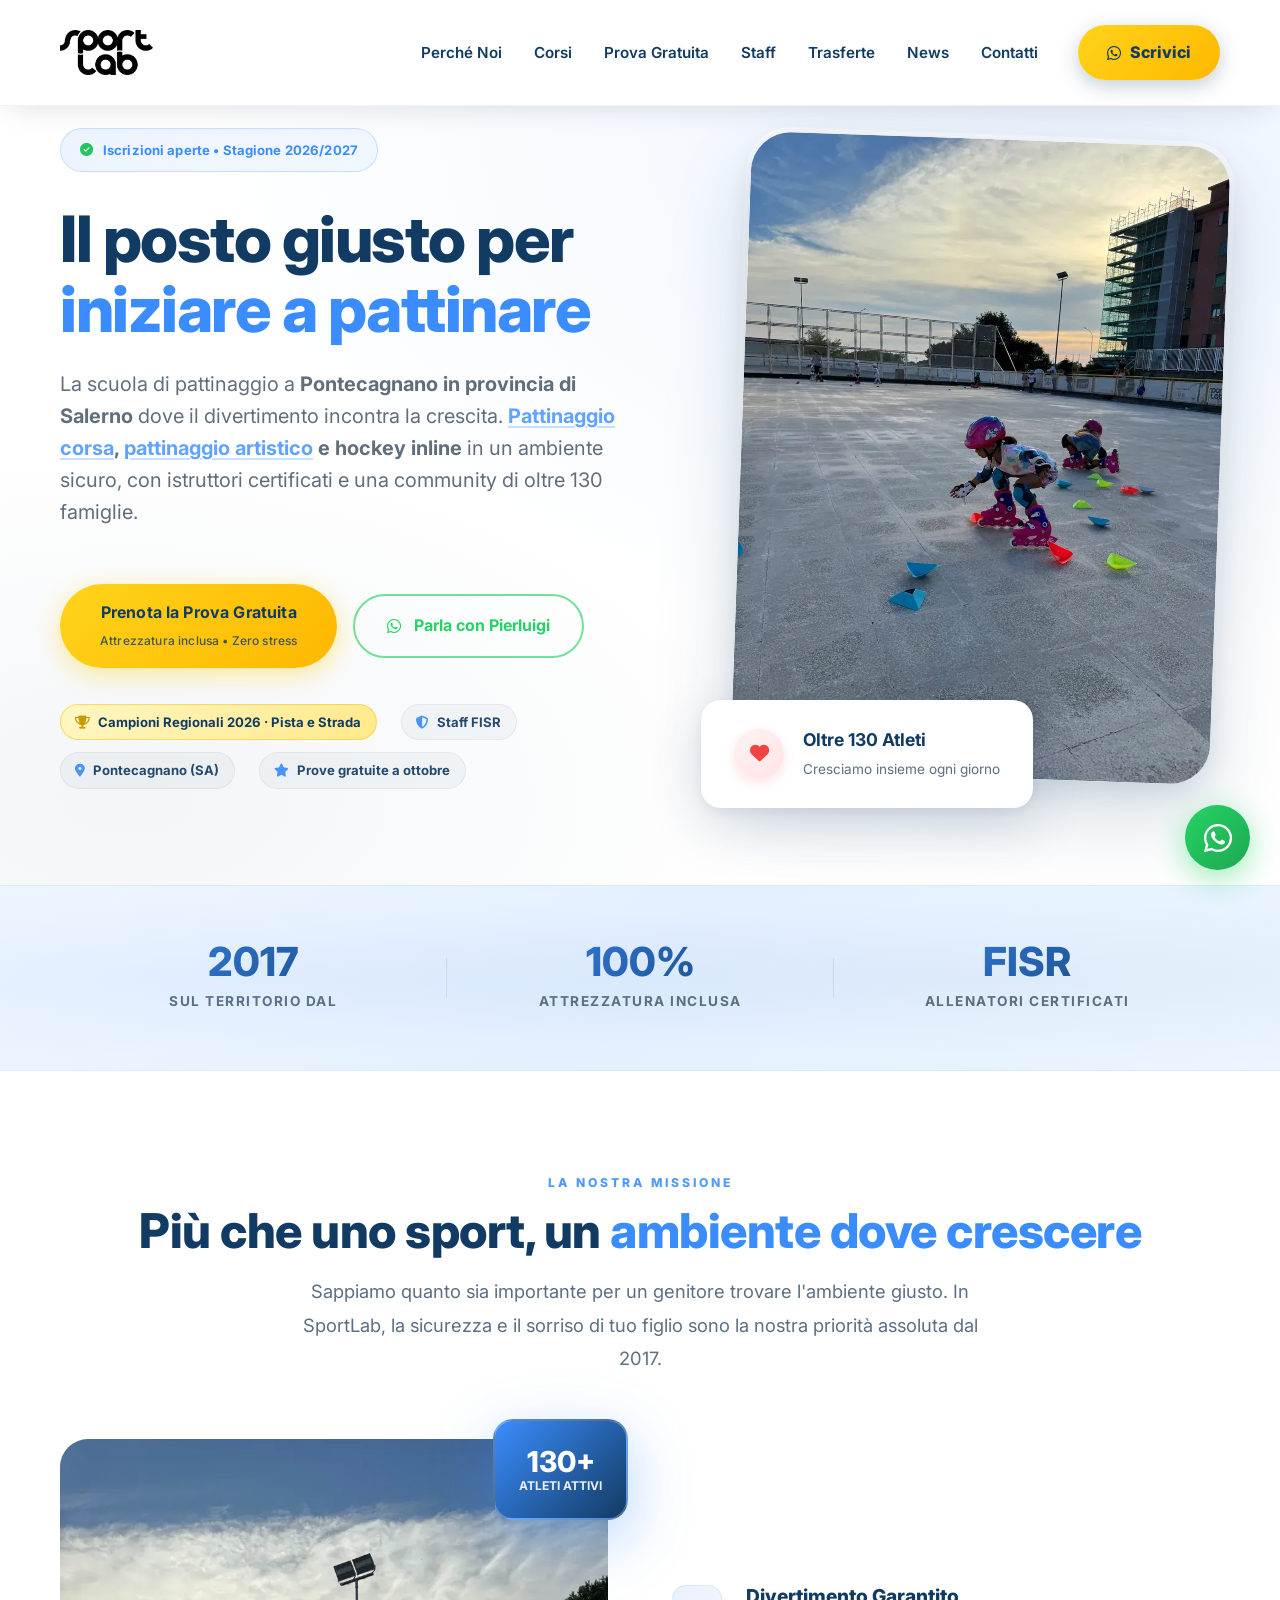
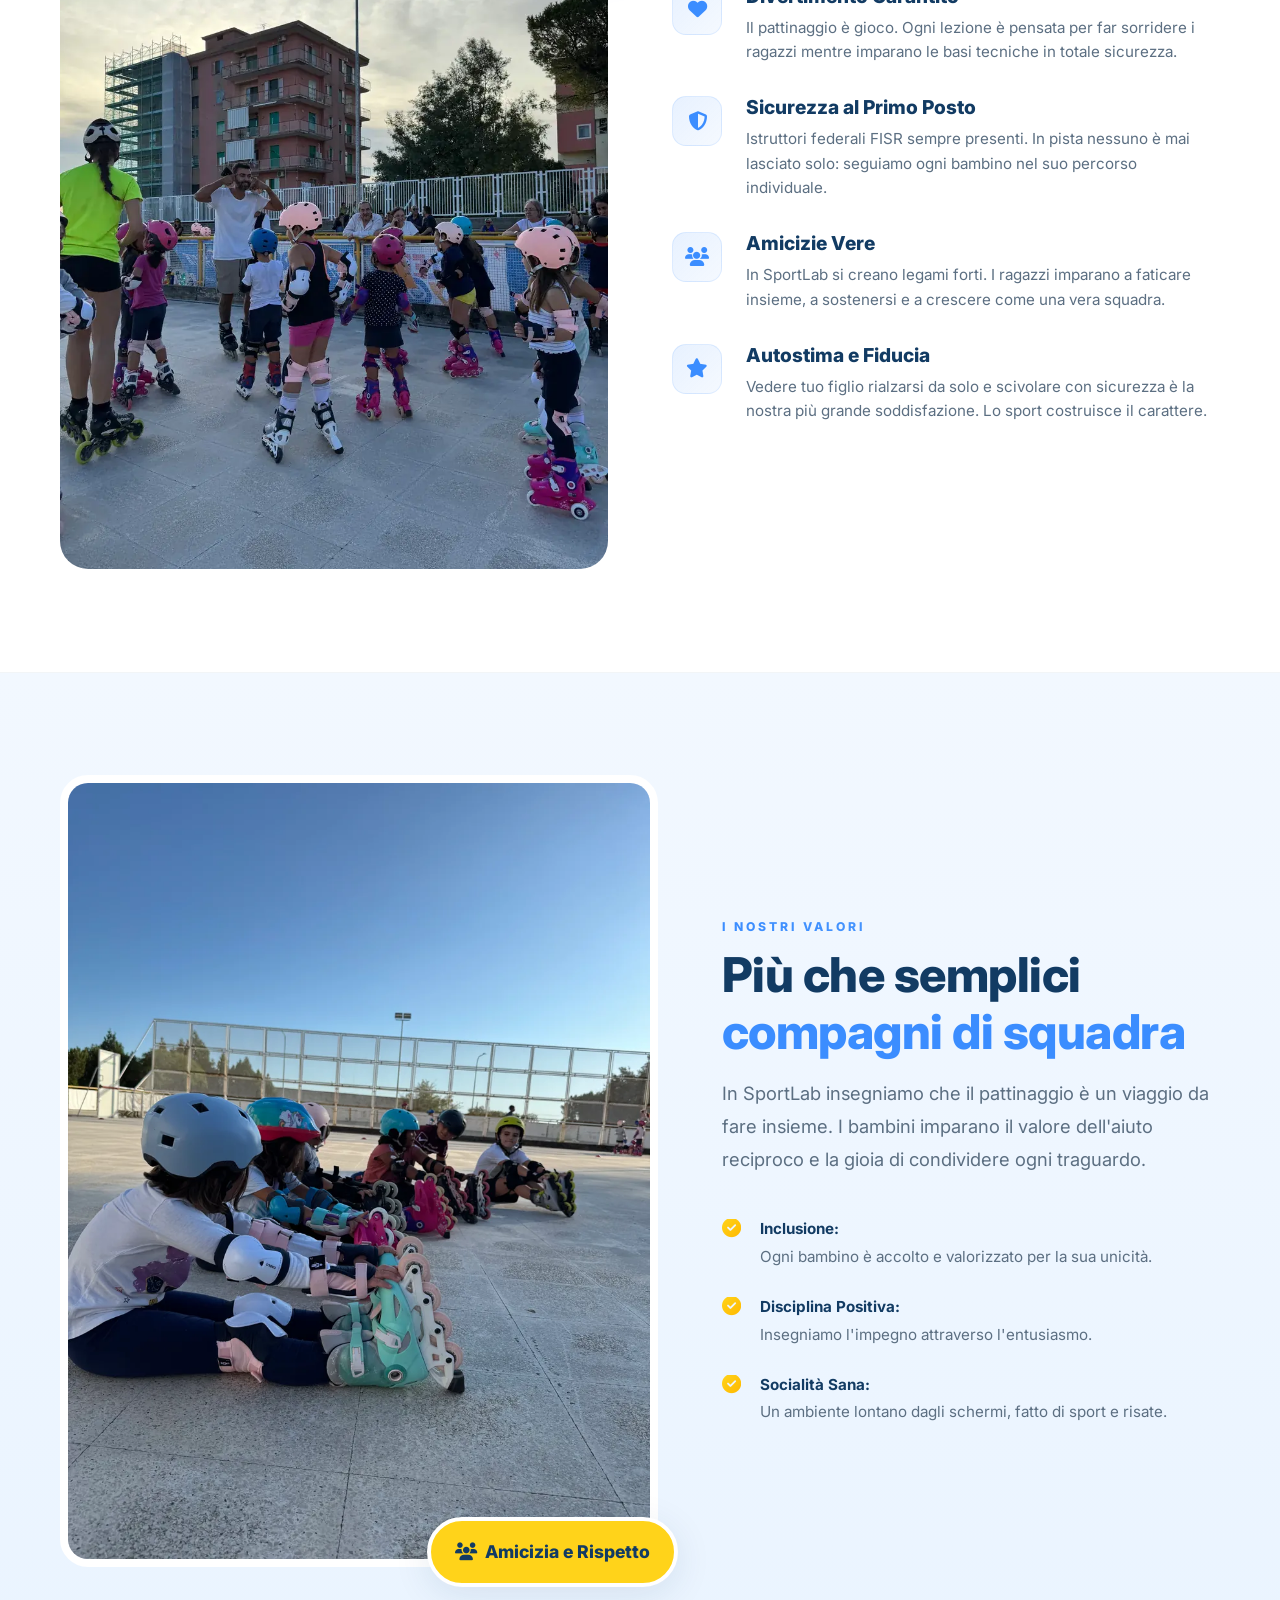
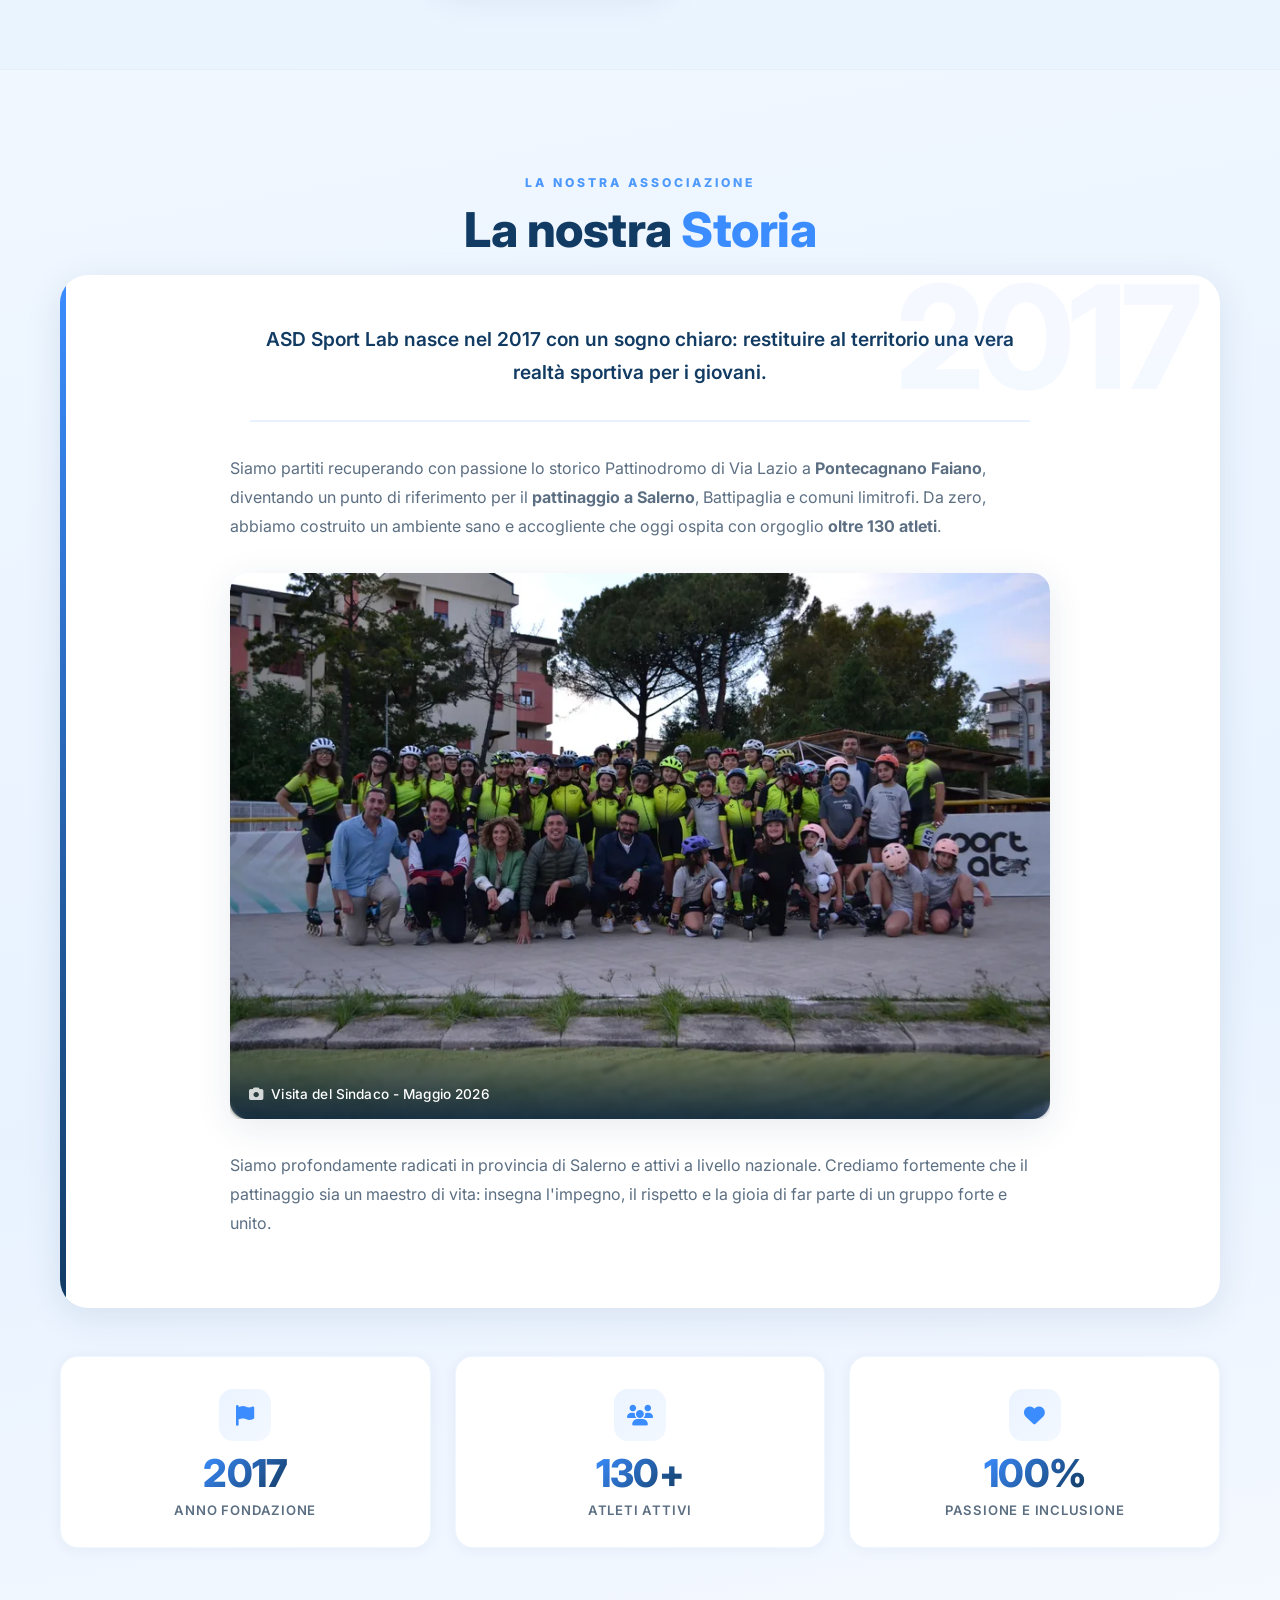
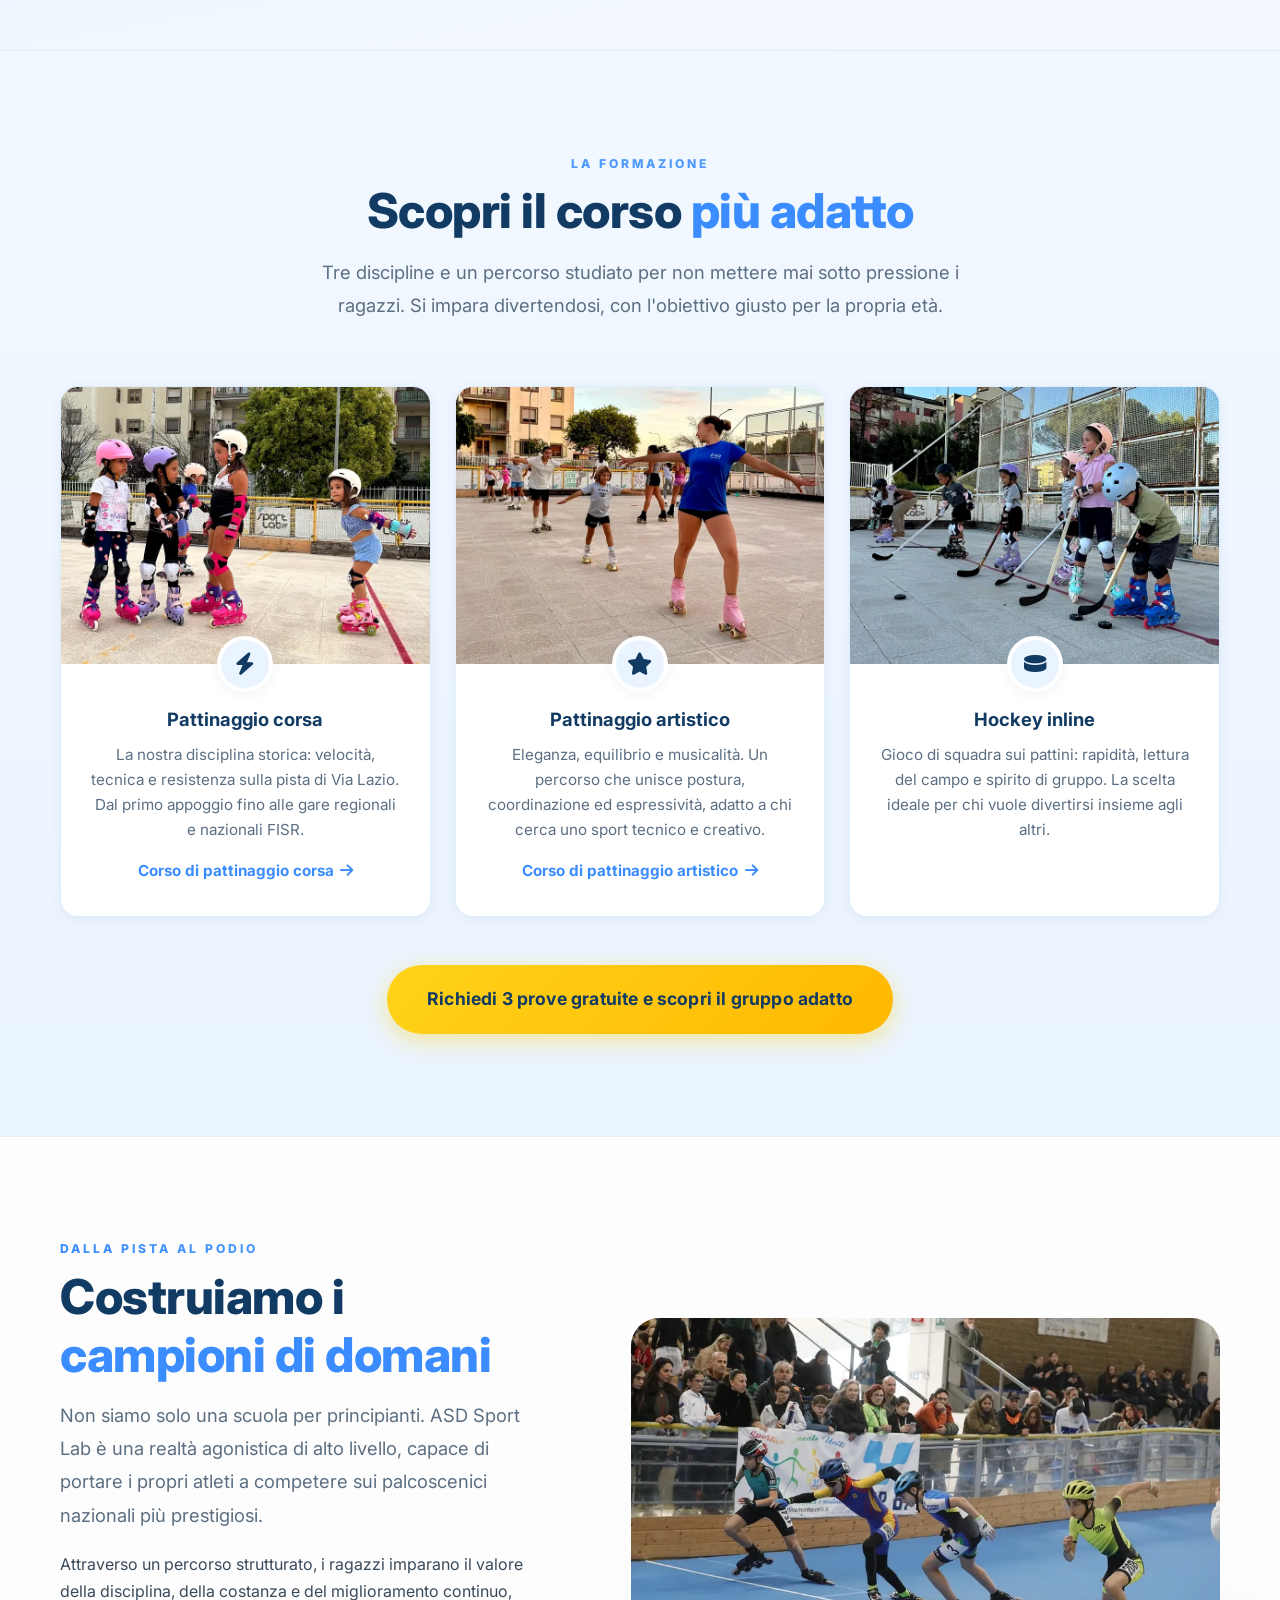
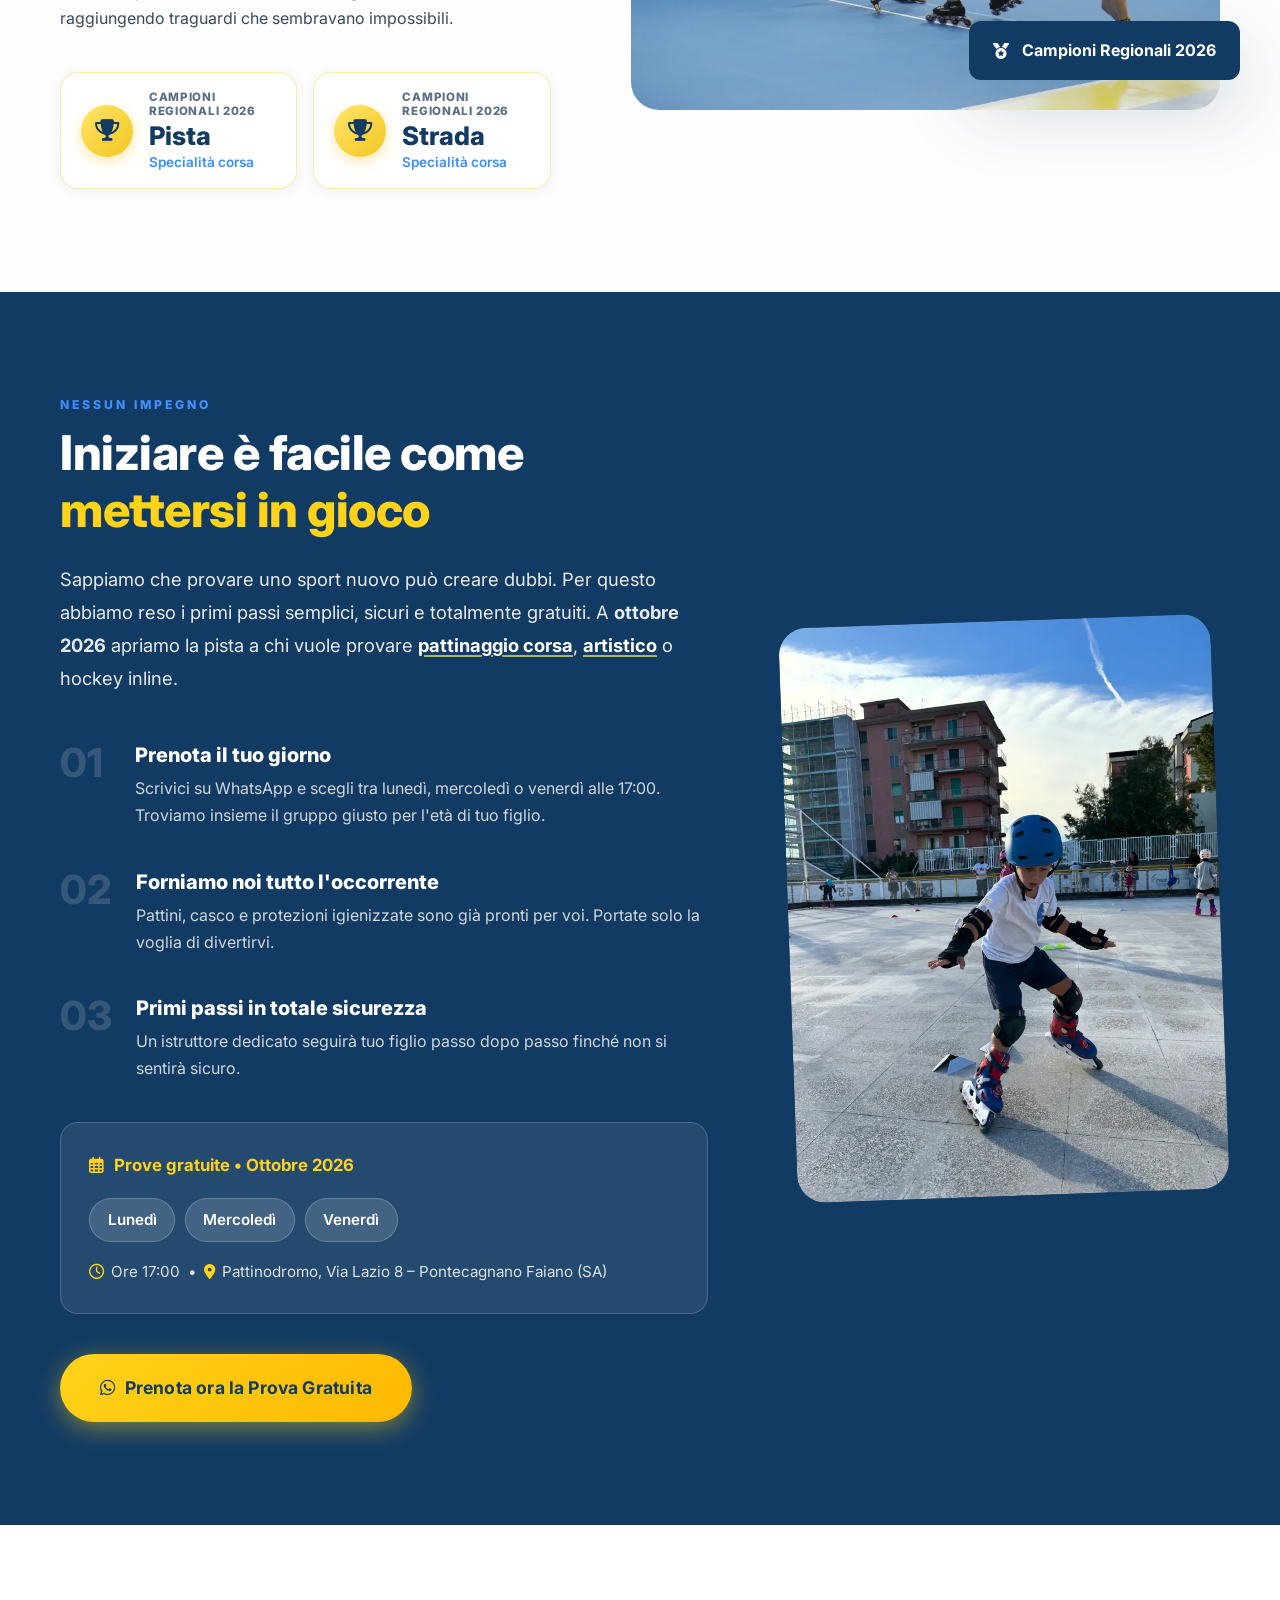
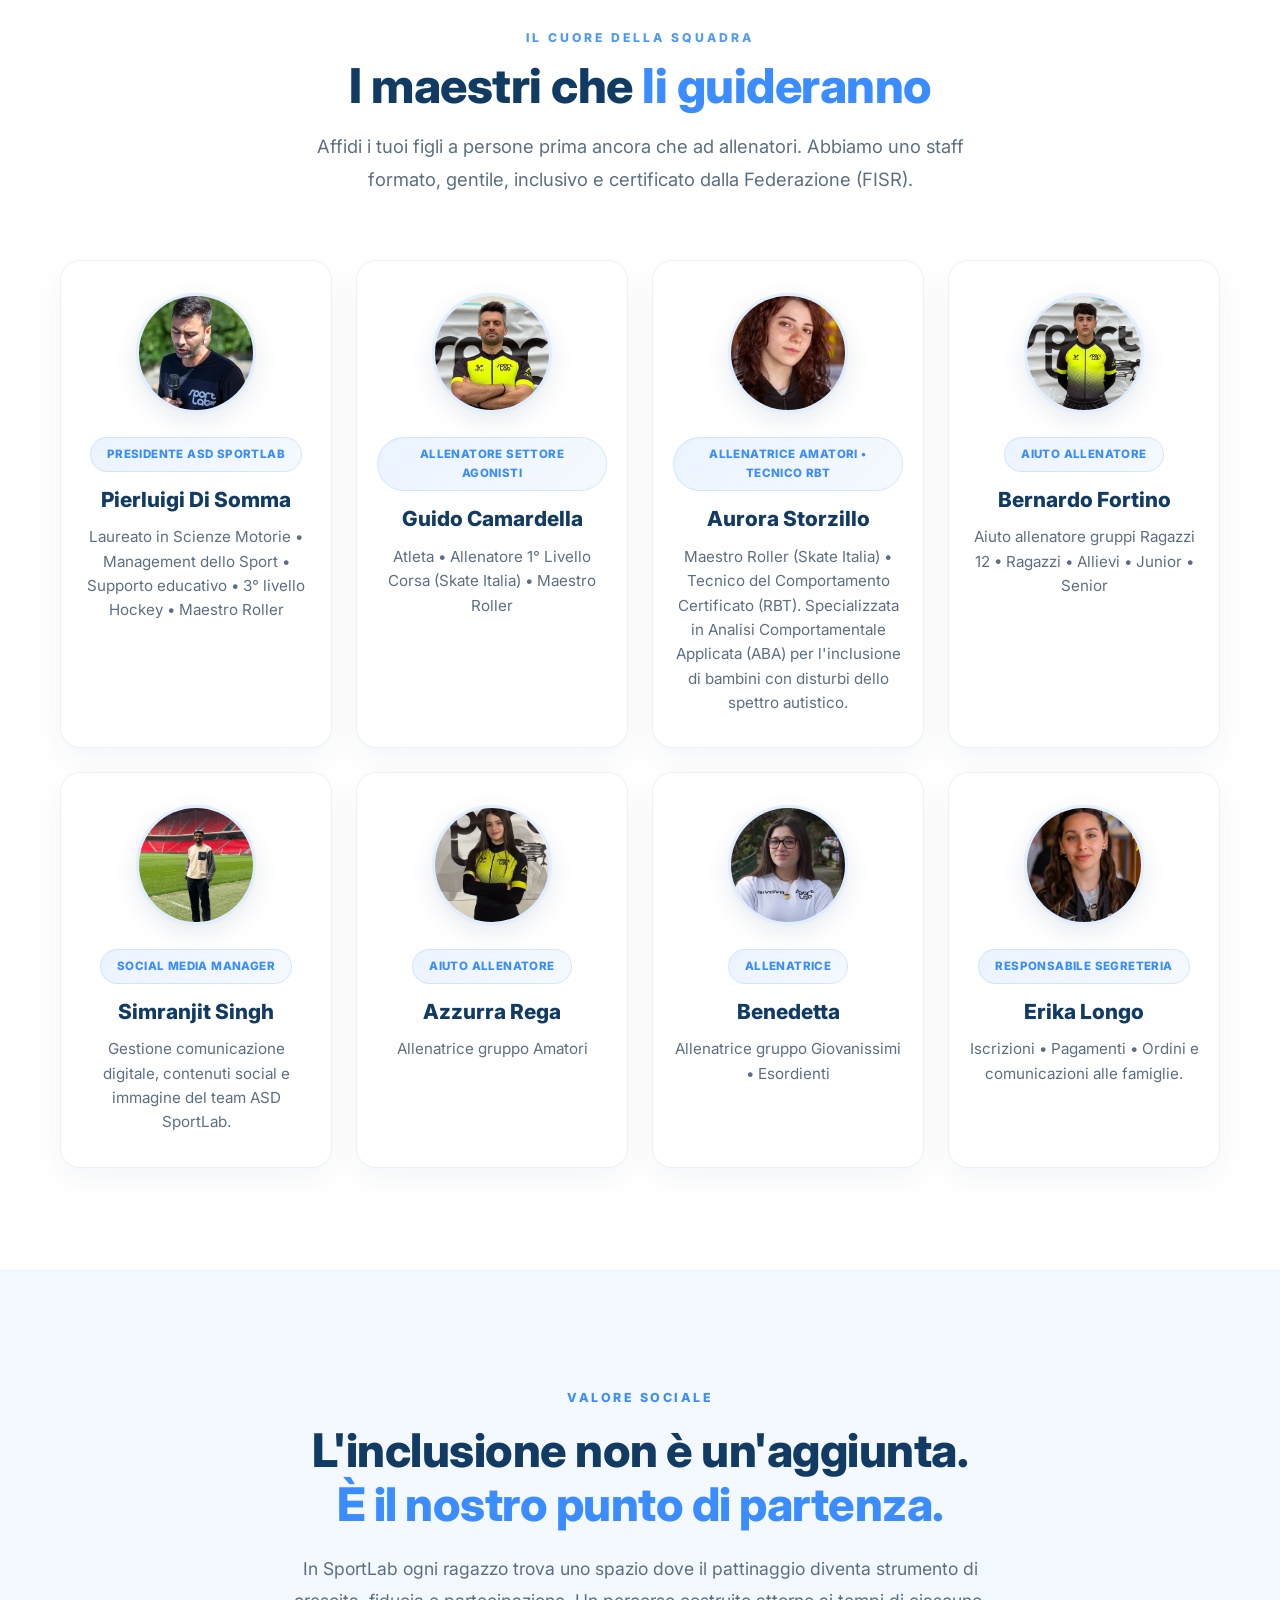
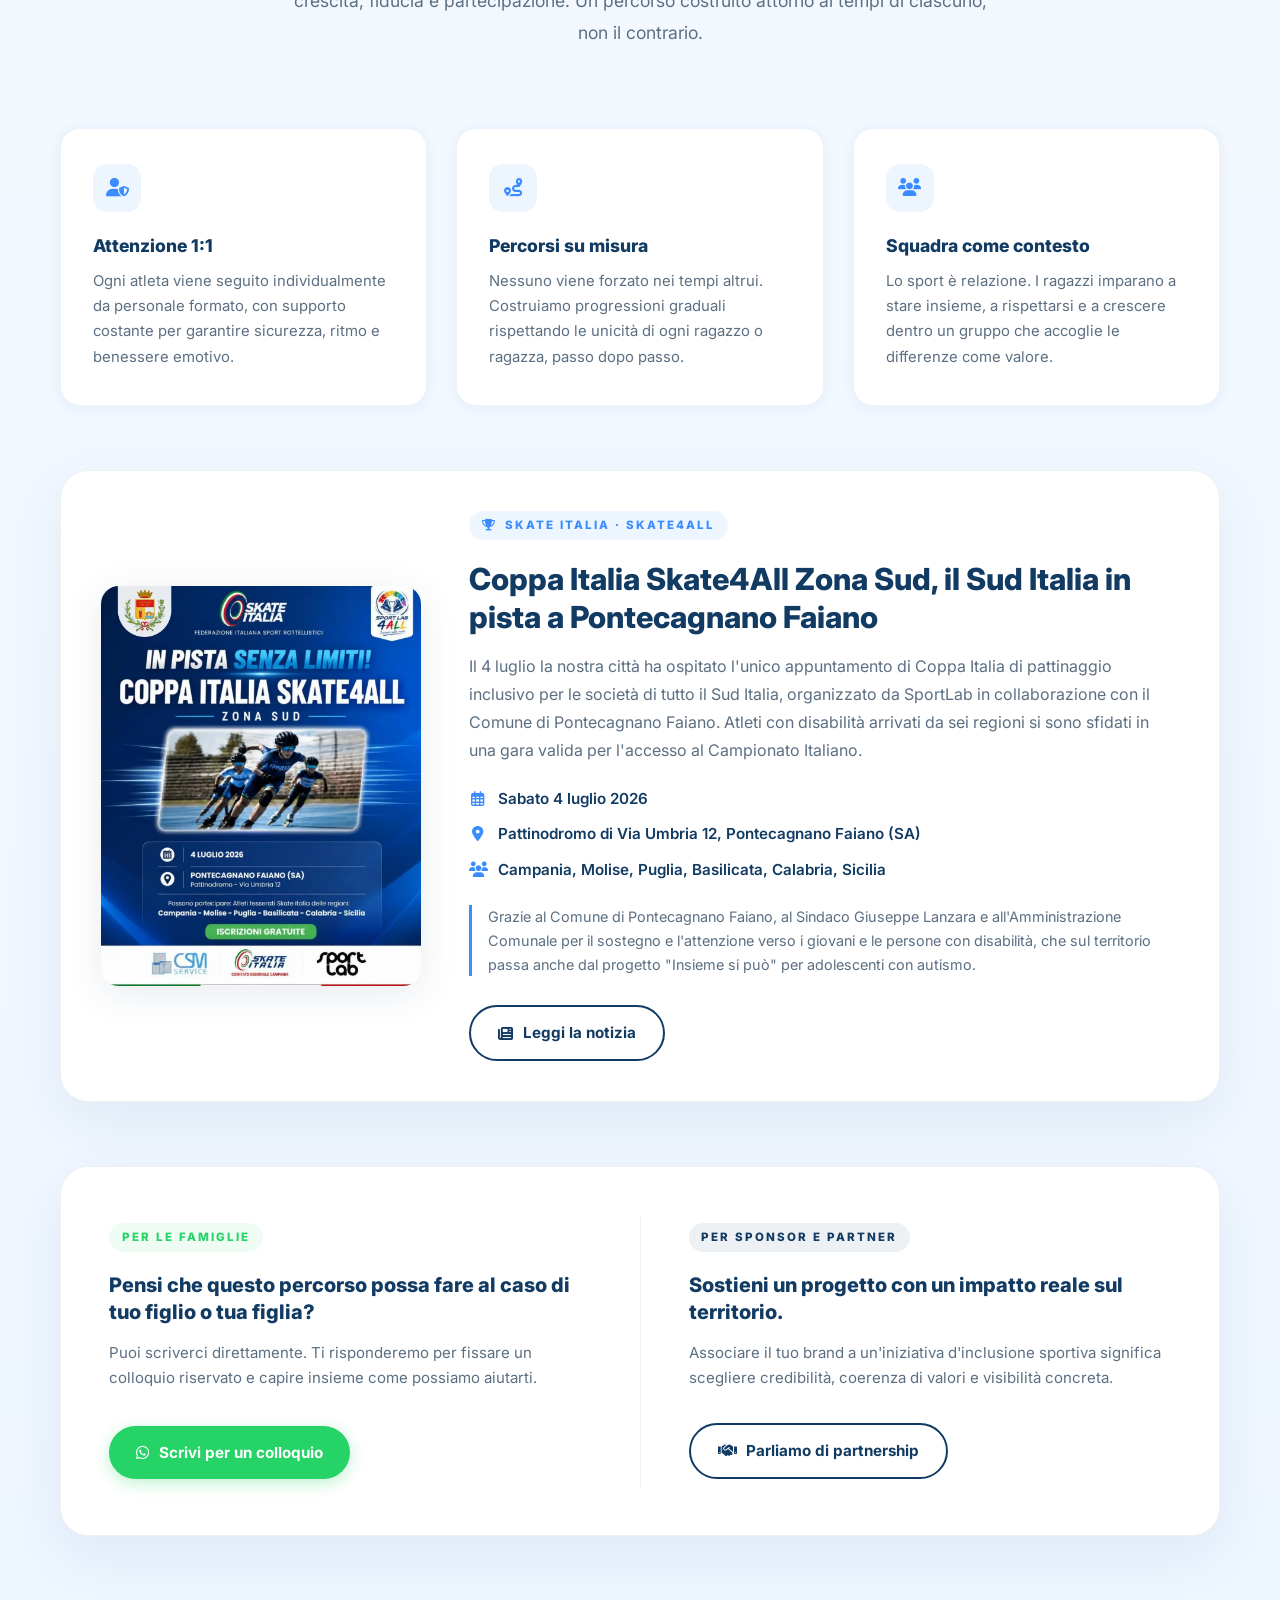
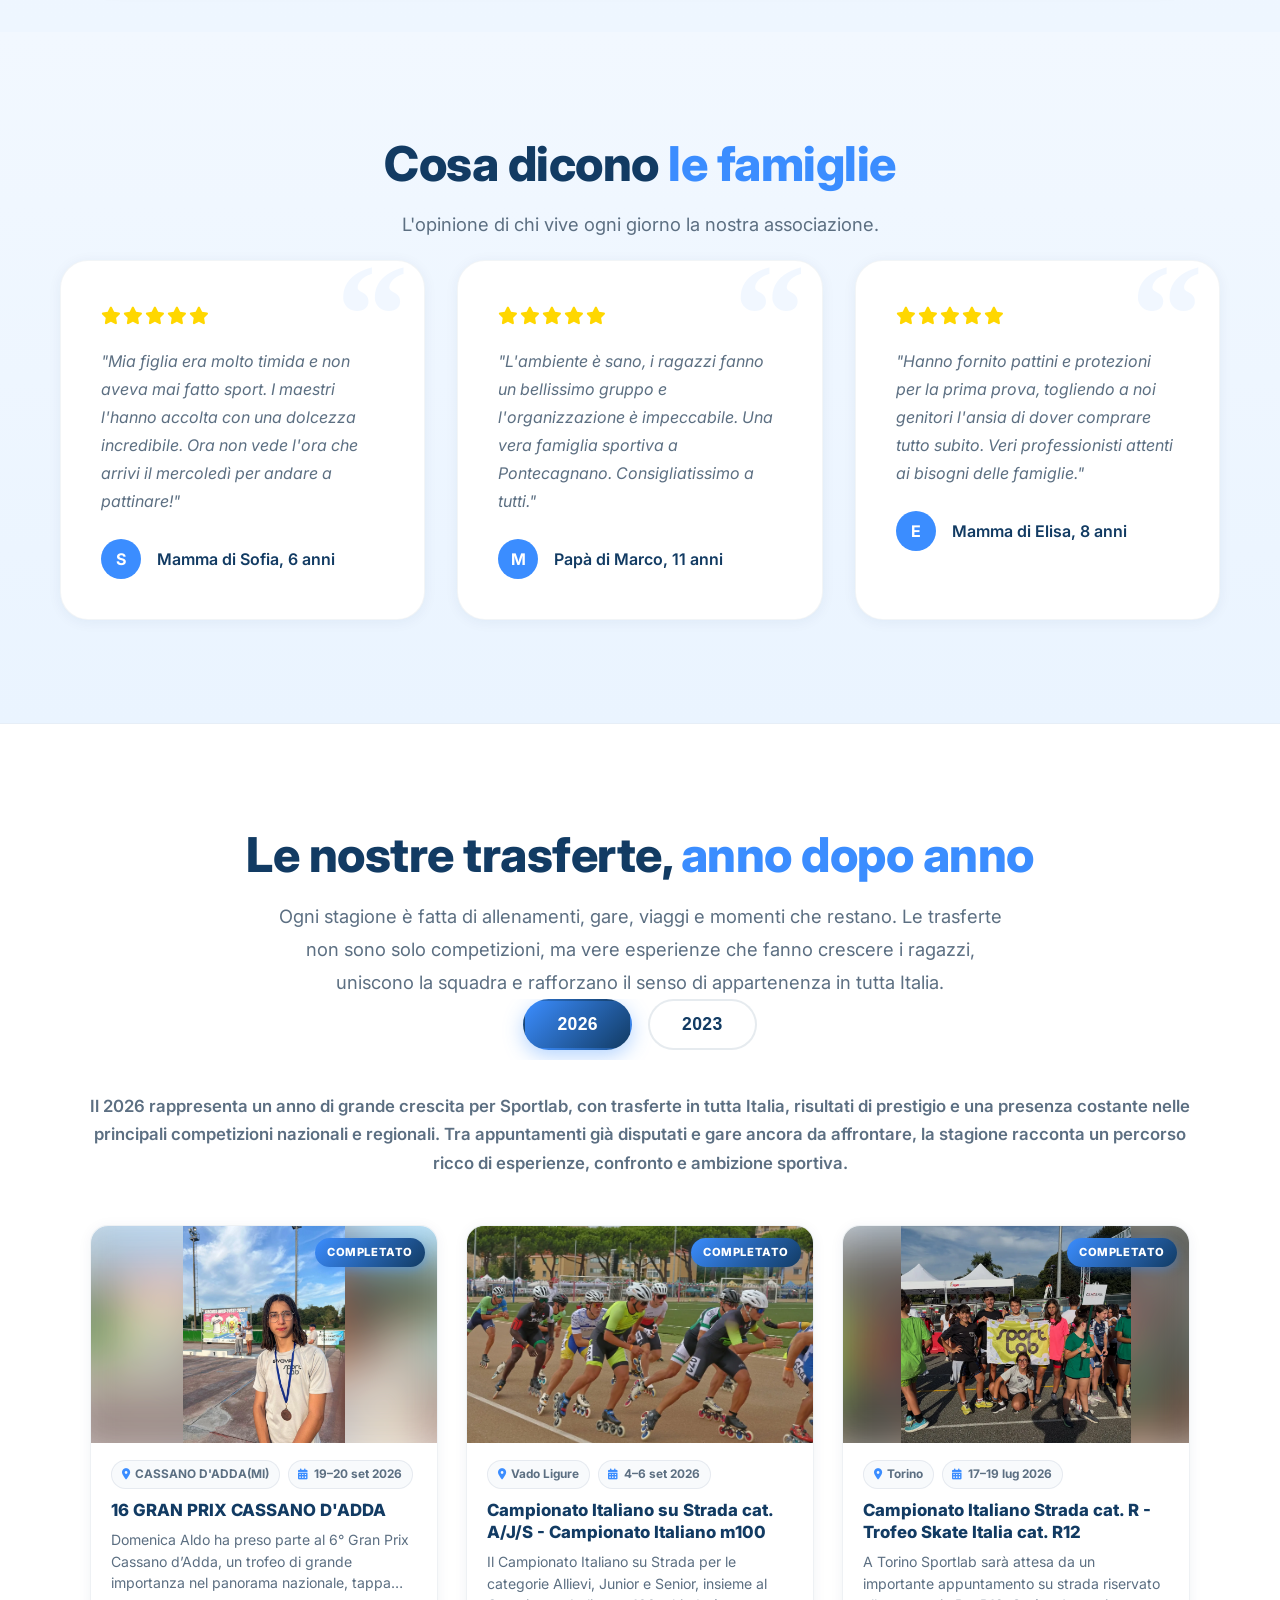
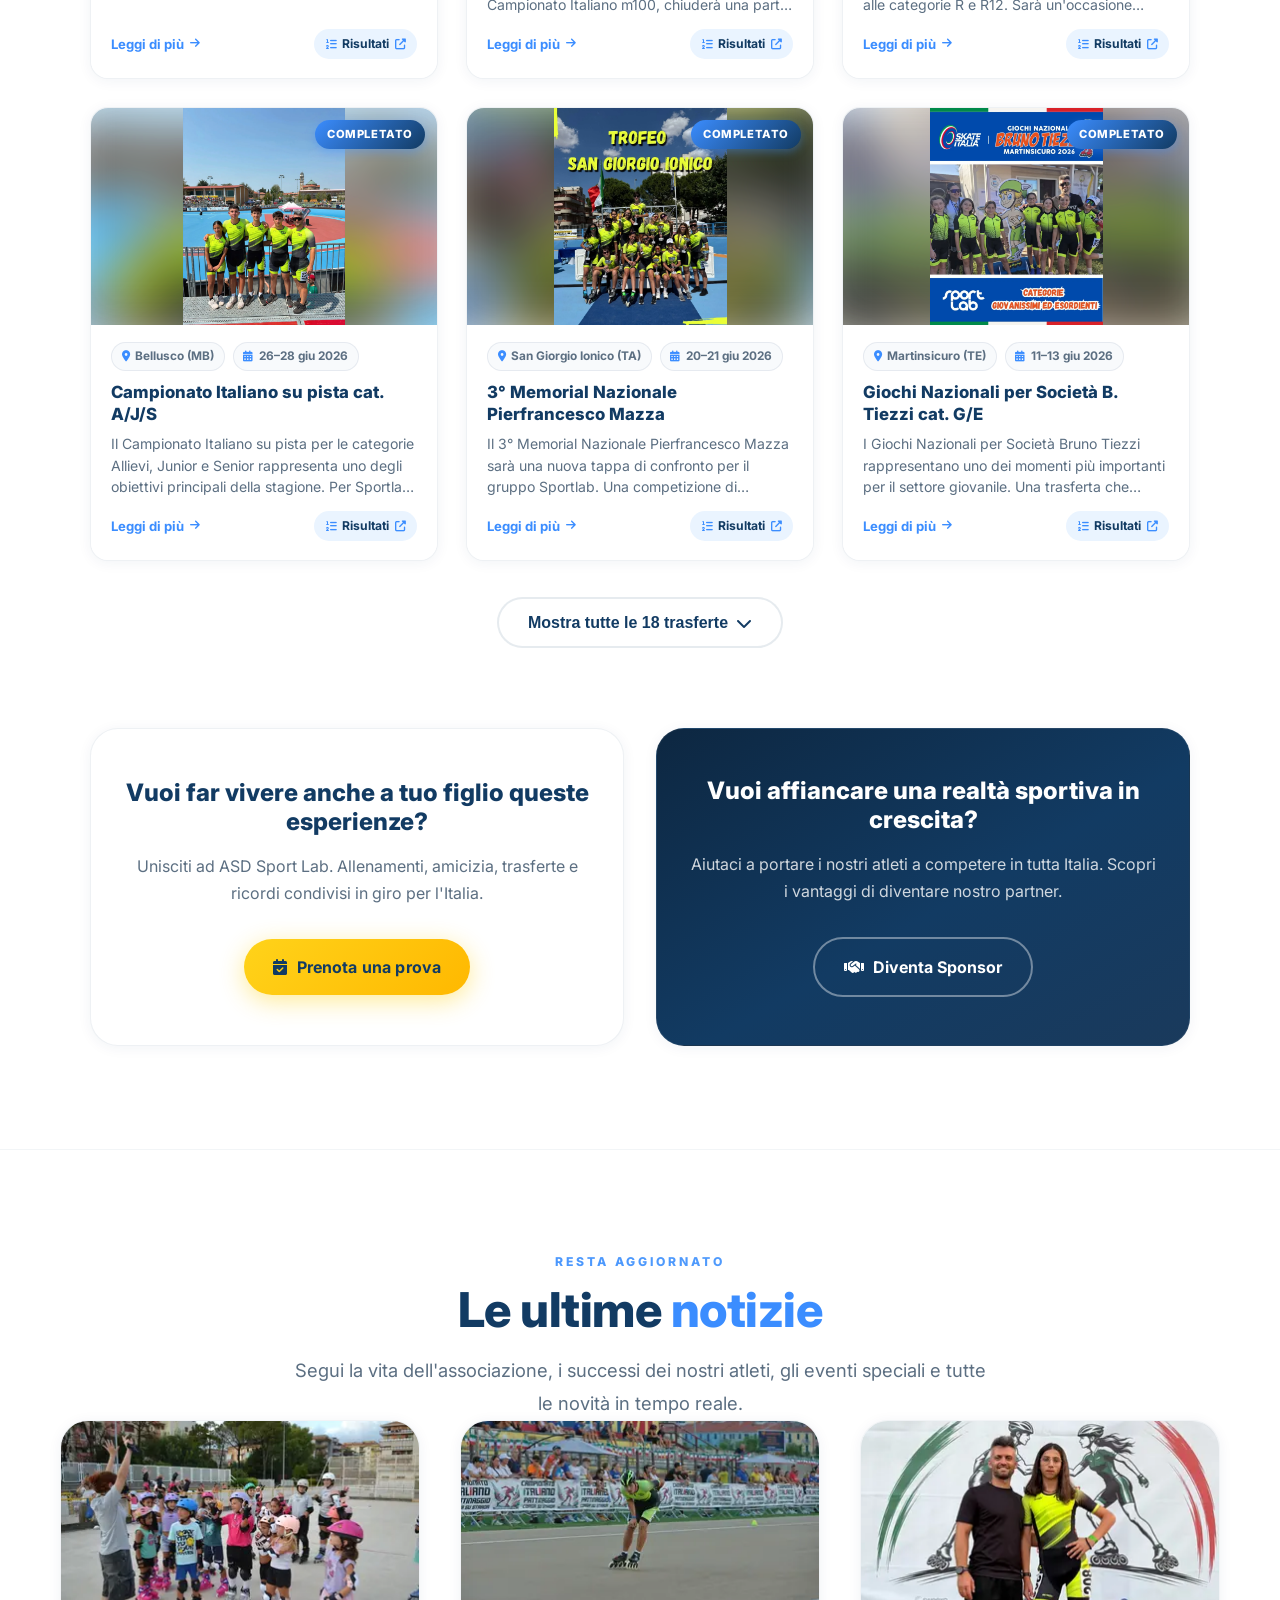
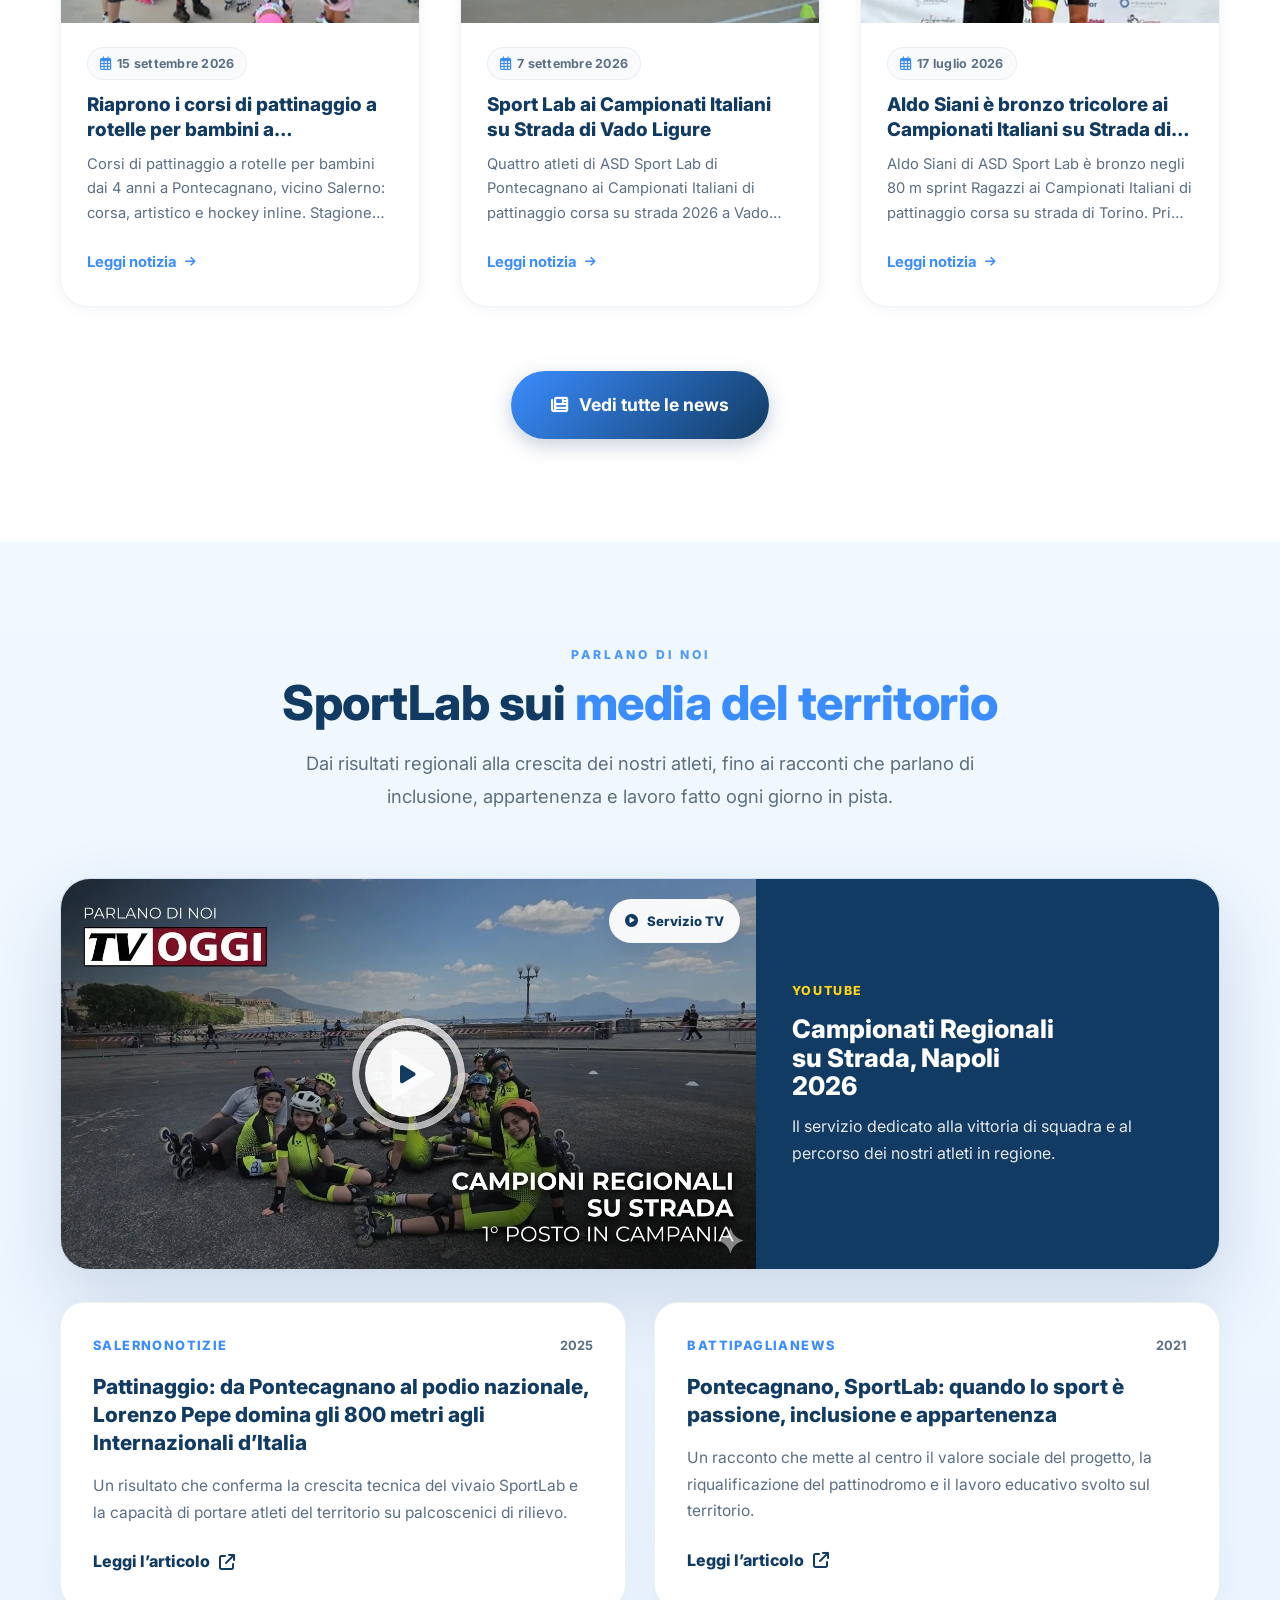
<file: index.html>
<!DOCTYPE html>
<html lang="it">

<head>
    <meta charset="UTF-8">
    <meta name="viewport" content="width=device-width, initial-scale=1.0">
    <title>Pattinaggio a Rotelle Pontecagnano e Salerno | ASD Sport Lab</title>
    <meta name="description"
        content="Scuola di pattinaggio a rotelle a Pontecagnano: pattinaggio corsa, pattinaggio artistico e hockey inline dai 4 anni, vicino a Salerno, Battipaglia e Bellizzi. Prova gratuita con pattini inclusi.">
    <meta name="keywords"
        content="pattini, pattini a rotelle, pattinaggio a rotelle, pattinaggio artistico, pattinaggio artistico a rotelle, pattinaggio corsa, roller skates, inline skating, speed skating, figure skating, quad skating, pattinaggio pontecagnano, pattinaggio salerno, pattinaggio battipaglia, pattinaggio bellizzi, pattinaggio giffoni, pattinaggio montecorvino, hockey inline salerno">
    <meta name="robots" content="index, follow, max-image-preview:large">
    <meta name="geo.region" content="IT-SA">
    <meta name="geo.placename" content="Pontecagnano Faiano">
    <meta name="geo.position" content="40.6405;14.8812">
    <meta name="ICBM" content="40.6405, 14.8812">

    <link rel="canonical" href="https://asdsportlab.eu/">

    <!-- Open Graph / Social -->
    <meta property="og:title" content="Pattinaggio a rotelle a Pontecagnano e Salerno | ASD Sport Lab">
    <meta property="og:description" content="Iscrizioni aperte per la stagione 2026/2027: pattinaggio corsa, artistico e hockey inline. Prove gratuite a ottobre il lunedi, mercoledi e venerdi alle 17:00, attrezzatura inclusa.">
    <meta property="og:image" content="https://asdsportlab.eu/images/loghi/sportlab-512.png">
    <meta property="og:image:width" content="512">
    <meta property="og:image:height" content="512">
    <meta property="og:type" content="website">
    <meta property="og:url" content="https://asdsportlab.eu/">
    <meta property="og:locale" content="it_IT">
    <meta property="og:site_name" content="ASD Sport Lab">
    <meta name="twitter:card" content="summary">
    <meta name="twitter:title" content="Pattinaggio a rotelle a Pontecagnano e Salerno | ASD Sport Lab">
    <meta name="twitter:description" content="Pattinaggio corsa, pattinaggio artistico e hockey inline dai 4 anni a Pontecagnano (SA). Prova gratuita con pattini inclusi.">
    <meta name="twitter:image" content="https://asdsportlab.eu/images/loghi/sportlab-512.png">

    <!-- Google Fonts — non-blocking -->
    <link rel="preconnect" href="https://fonts.googleapis.com">
    <link rel="preconnect" href="https://fonts.gstatic.com" crossorigin>
    <link rel="stylesheet" href="https://fonts.googleapis.com/css2?family=Inter:wght@400;500;600;700;800&display=swap" media="print" onload="this.media='all'">
    <noscript><link rel="stylesheet" href="https://fonts.googleapis.com/css2?family=Inter:wght@400;500;600;700;800&display=swap"></noscript>

    <!-- FontAwesome — non-blocking -->
    <link rel="stylesheet" href="https://cdnjs.cloudflare.com/ajax/libs/font-awesome/6.4.0/css/all.min.css" media="print" onload="this.media='all'">
    <noscript><link rel="stylesheet" href="https://cdnjs.cloudflare.com/ajax/libs/font-awesome/6.4.0/css/all.min.css"></noscript>

    <!-- CSS -->
    <link rel="stylesheet" href="css/style.css">
    <link rel="stylesheet" href="css/enhanced.css">

    <!-- Favicons -->
    <link rel="icon" href="favicon.ico" sizes="any">
    <link rel="icon" type="image/png" sizes="48x48" href="images/loghi/sportlab-48.png">
    <link rel="icon" type="image/png" sizes="512x512" href="images/loghi/sportlab-512.png">
    <link rel="apple-touch-icon" sizes="180x180" href="images/loghi/sportlab-180.png">
    <meta name="theme-color" content="#123B63">

    <!-- Structured Data JSON-LD -->
    <script type="application/ld+json">
    {
      "@context": "https://schema.org",
      "@graph": [
        {
          "@type": [
            "SportsActivityLocation",
            "SportsOrganization"
          ],
          "@id": "https://asdsportlab.eu/#organization",
          "name": "ASD Sport Lab",
          "alternateName": [
            "SportLab Pontecagnano",
            "Sport Lab Pattinaggio Pontecagnano"
          ],
          "description": "Scuola di pattinaggio a rotelle a Pontecagnano Faiano (SA): pattinaggio corsa (speed skating), pattinaggio artistico a rotelle e hockey inline per bambini dai 4 anni, ragazzi e adulti. Settore agonistico FISR e percorsi inclusivi. Vicino a Salerno, Battipaglia, Bellizzi, Giffoni e Montecorvino.",
          "url": "https://asdsportlab.eu/",
          "image": "https://asdsportlab.eu/images/home/bambini-sui-pattini.webp",
          "logo": "https://asdsportlab.eu/images/loghi/sportlab-512.png",
          "telephone": "+393454294187",
          "email": "asdsportlab0@gmail.com",
          "legalName": "Associazione Sportiva Dilettantistica Sport Lab",
          "taxID": "95159940659",
          "foundingDate": "2017",
          "memberOf": {
            "@type": "SportsOrganization",
            "name": "Federazione Italiana Sport Rotellistici",
            "alternateName": "Skate Italia",
            "url": "https://www.fisr.it/"
          },
          "identifier": [
            {
              "@type": "PropertyValue",
              "name": "Codice società FISR",
              "value": "4014"
            },
            {
              "@type": "PropertyValue",
              "name": "Registro CONI",
              "value": "107524"
            }
          ],
          "sport": [
            "Pattinaggio a rotelle",
            "Pattinaggio corsa",
            "Pattinaggio artistico a rotelle",
            "Hockey inline"
          ],
          "knowsAbout": [
            "Pattini a rotelle",
            "Roller skating",
            "Inline skating",
            "Speed skating",
            "Artistic roller skating",
            "Figure skating a rotelle",
            "Quad skating",
            "Hockey inline"
          ],
          "address": {
            "@type": "PostalAddress",
            "streetAddress": "Via Lazio 8",
            "addressLocality": "Pontecagnano Faiano",
            "postalCode": "84098",
            "addressRegion": "SA",
            "addressCountry": "IT"
          },
          "geo": {
            "@type": "GeoCoordinates",
            "latitude": 40.6405,
            "longitude": 14.8812
          },
          "hasMap": "https://www.google.com/maps/dir/?api=1&destination=Via+Lazio+8+84098+Pontecagnano+SA",
          "areaServed": [
            {
              "@type": "City",
              "name": "Pontecagnano Faiano"
            },
            {
              "@type": "City",
              "name": "Bellizzi"
            },
            {
              "@type": "City",
              "name": "Salerno"
            },
            {
              "@type": "City",
              "name": "Giffoni Valle Piana"
            },
            {
              "@type": "City",
              "name": "Giffoni Sei Casali"
            },
            {
              "@type": "City",
              "name": "Montecorvino Pugliano"
            },
            {
              "@type": "City",
              "name": "Montecorvino Rovella"
            },
            {
              "@type": "City",
              "name": "Battipaglia"
            }
          ],
          "openingHoursSpecification": [
            {
              "@type": "OpeningHoursSpecification",
              "dayOfWeek": [
                "Monday",
                "Tuesday",
                "Wednesday",
                "Thursday",
                "Friday"
              ],
              "opens": "15:00",
              "closes": "20:00"
            },
            {
              "@type": "OpeningHoursSpecification",
              "dayOfWeek": "Saturday",
              "opens": "09:00",
              "closes": "13:00"
            }
          ],
          "sameAs": [
            "https://www.facebook.com/sportLABPontecagnano",
            "https://www.instagram.com/sportlab_pontecagnano",
            "https://www.coni.it/it/registro-societa-sportive/home/registro-2-0/RegistroDettaglio.html?id_societa=107524",
            "https://www.fisr.it/la-federazione/ricerca-societa-sportive/dettagliosocieta.html?societa=1812"
          ]
        },
        {
          "@type": "WebSite",
          "@id": "https://asdsportlab.eu/#website",
          "url": "https://asdsportlab.eu/",
          "name": "ASD Sport Lab",
          "inLanguage": "it-IT",
          "publisher": {
            "@id": "https://asdsportlab.eu/#organization"
          }
        }
      ]
    }
    </script>
    <script type="application/ld+json">
    {
      "@context": "https://schema.org",
      "@type": "FAQPage",
      "mainEntity": [
        {
          "@type": "Question",
          "name": "Quali discipline si possono praticare?",
          "acceptedAnswer": {
            "@type": "Answer",
            "text": "Per la stagione 2026/2027 proponiamo tre discipline: pattinaggio corsa, pattinaggio artistico e hockey inline. Durante le prove gratuite di ottobre si possono provare e scegliere con calma quella più adatta."
          }
        },
        {
          "@type": "Question",
          "name": "Da che età si può iniziare?",
          "acceptedAnswer": {
            "@type": "Answer",
            "text": "Si può iniziare dai 4 anni, con percorsi studiati appositamente per ogni fascia d’età e per il livello di coordinazione iniziale del bambino."
          }
        },
        {
          "@type": "Question",
          "name": "Serve esperienza per iniziare?",
          "acceptedAnswer": {
            "@type": "Answer",
            "text": "No, non è richiesta alcuna esperienza: tutti possono iniziare anche da zero. I nostri istruttori sono specializzati nell'insegnamento delle basi a chi non ha mai indossato i pattini."
          }
        },
        {
          "@type": "Question",
          "name": "Come funziona la prima prova?",
          "acceptedAnswer": {
            "@type": "Answer",
            "text": "A ottobre 2026 le prove gratuite si tengono lunedì, mercoledì e venerdì alle 17:00 al pattinodromo di Via Lazio. È sufficiente contattarci per prenotare il giorno; in alternativa si può passare direttamente in pista o chiamare Pierluigi per concordare il momento migliore in base al gruppo più adatto."
          }
        },
        {
          "@type": "Question",
          "name": "La prova è gratuita?",
          "acceptedAnswer": {
            "@type": "Answer",
            "text": "Sì, offriamo una prova gratuita senza impegno; in alcuni casi è possibile provare più volte per aiutare la famiglia a decidere con serenità e vedere come il bambino si integra nel gruppo."
          }
        },
        {
          "@type": "Question",
          "name": "Se non abbiamo pattini o protezioni?",
          "acceptedAnswer": {
            "@type": "Answer",
            "text": "Per le prove mettiamo a disposizione gratuitamente pattini, casco e protezioni; i pattini disponibili per il noleggio gratuito partono dal numero 26."
          }
        },
        {
          "@type": "Question",
          "name": "Che cosa bisogna portare?",
          "acceptedAnswer": {
            "@type": "Answer",
            "text": "Consigliamo abbigliamento comodo come tuta o leggings e calzini sportivi. Per chi non li ha, forniamo noi casco, protezioni e pattini per l'intera durata della prova."
          }
        },
        {
          "@type": "Question",
          "name": "I genitori possono assistere agli allenamenti?",
          "acceptedAnswer": {
            "@type": "Answer",
            "text": "Sì, ma senza accesso libero alla zona attività per motivi di sicurezza; quando la pista è scoperta si assiste dagli spalti o dalla zona bar, mentre nella zona al coperto l’accesso interno è consentito nelle aree dedicate."
          }
        },
        {
          "@type": "Question",
          "name": "Come scegliete il gruppo giusto?",
          "acceptedAnswer": {
            "@type": "Answer",
            "text": "Dopo i primi contatti e una valutazione iniziale dei nostri tecnici, ti aiutiamo a iniziare nel percorso più adatto per età e abilità, garantendo serenità e il giusto stimolo educativo."
          }
        },
        {
          "@type": "Question",
          "name": "Avete percorsi inclusivi?",
          "acceptedAnswer": {
            "@type": "Answer",
            "text": "Sì, abbiamo percorsi inclusivi per ragazzi nello spettro autistico, con attività personalizzate e un primo colloquio conoscitivo con la famiglia per definire il miglior approccio possibile."
          }
        }
      ]
    }
    </script>
</head>

<body>

    <!-- Header & Navigation -->
    <header id="header">
        <div class="container header-container">
            <a href="/" class="logo" aria-label="ASD Sport Lab - Home">
                <img src="images/loghi/sportlab.webp" alt="ASD Sport Lab - Scuola di Pattinaggio Pontecagnano Salerno"
                    class="logo-img" width="328" height="158" fetchpriority="high">
            </a>
            <nav class="main-nav">
                <ul class="nav-links">
                    <li><a href="#perche-noi">Perché Noi</a></li>
                    <li><a href="#corsi">Corsi</a></li>
                    <li><a href="#prova">Prova Gratuita</a></li>
                    <li><a href="#staff">Staff</a></li>
                    <li><a href="#eventi">Trasferte</a></li>
                    <li><a href="news.html">News</a></li>
                    <li><a href="#contatti">Contatti</a></li>
                </ul>
                <a href="https://wa.me/393454294187?text=Ciao%20vorrei%20avere%20piu%20informazioni%20riguardo%20i%20corsi%20di%20pattinaggio"
                    class="btn btn-primary nav-cta"><i class="fab fa-whatsapp"></i> Scrivici</a>
            </nav>
            <button class="mobile-menu-btn" aria-label="Apri menu"><i class="fas fa-bars"></i></button>
        </div>
    </header>

    <!-- Mobile Nav -->
    <div class="mobile-nav-overlay">
        <div class="mobile-nav-menu">
            <button class="close-menu-btn" aria-label="Chiudi menu"><i class="fas fa-times"></i></button>
            <ul>
                <li><a href="#perche-noi">Perché Noi</a></li>
                <li><a href="#corsi">Corsi</a></li>
                <li><a href="#prova">Prova Gratuita</a></li>
                <li><a href="#staff">Staff</a></li>
                <li><a href="#eventi">Trasferte</a></li>
                <li><a href="news.html">News</a></li>
                <li><a href="#contatti">Contatti</a></li>
            </ul>
            <a href="https://wa.me/393454294187?text=Ciao%20vorrei%20avere%20piu%20informazioni%20riguardo%20i%20corsi%20di%20pattinaggio"
                class="btn btn-cta"><i class="fab fa-whatsapp"></i> Contattaci su WhatsApp</a>
        </div>
    </div>

    <!-- Hero Section Premium -->
    <section class="hero-premium" id="home">
        <div class="container">
            <div class="hero-grid">
                <div class="hero-text-content">
                    <div class="hero-badge-premium">
                        <i class="fas fa-check-circle"></i> Iscrizioni aperte • Stagione 2026/2027
                    </div>
                    <h1 class="hero-title">Il posto giusto per <span class="text-accent">iniziare a pattinare</span>
                    </h1>
                    <p class="hero-lead">La scuola di pattinaggio a <strong>Pontecagnano in provincia di
                            Salerno</strong> dove il divertimento incontra la crescita. <strong><a href="pattinaggio-corsa-salerno.html" class="text-link">Pattinaggio corsa</a>,
                            <a href="pattinaggio-artistico-salerno.html" class="text-link">pattinaggio artistico</a> e hockey inline</strong> in un ambiente sicuro, con istruttori
                        certificati e una community di oltre 130 famiglie.</p>

                    <div class="hero-cta-group">
                        <a href="#prova" class="btn btn-cta btn-xl">
                            <span class="btn-text">Prenota la Prova Gratuita</span>
                            <span class="btn-subtext">Attrezzatura inclusa • Zero stress</span>
                        </a>
                        <a href="https://wa.me/393454294187?text=Salve%2C%20vorrei%20avere%20piu%20informazioni%20riguardo%20i%20corsi%20di%20pattinaggio%20della%20stagione%202026%2F2027" class="btn btn-whatsapp-outline">
                            <i class="fab fa-whatsapp"></i> Parla con Pierluigi
                        </a>
                    </div>

                    <div class="hero-mini-trust">
                        <div class="trust-pill trust-pill--gold"><i class="fas fa-trophy"></i> Campioni Regionali 2026 · Pista e Strada</div>
                        <div class="trust-pill"><i class="fas fa-shield-alt"></i> Staff FISR</div>
                        <div class="trust-pill trust-pill--no-mobile"><i class="fas fa-map-marker-alt"></i> Pontecagnano (SA)</div>
                        <div class="trust-pill"><i class="fas fa-star"></i> Prove gratuite a ottobre</div>
                    </div>
                </div>
                <div class="hero-image-box">
                    <div class="hero-main-img">
                        <img src="images/home/bambini-sui-pattini.webp"
                            alt="Bambini che giocano sui pattini a rotelle al pattinodromo di Pontecagnano - ASD Sport Lab"
                            width="900" height="1200" fetchpriority="high">
                    </div>
                    <div class="hero-floating-card">
                        <div class="floating-icon"><i class="fas fa-heart"></i></div>
                        <div class="floating-text">
                            <strong>Oltre 130 Atleti</strong>
                            <span>Cresciamo insieme ogni giorno</span>
                        </div>
                    </div>
                </div>
            </div>
        </div>
    </section>

    <!-- Global Trust Bar -->
    <div class="global-trust-bar">
        <div class="container">
            <div class="trust-grid-bar">
                <div class="trust-bar-item">
                    <span class="trust-number">2017</span>
                    <span class="trust-label">Sul territorio dal</span>
                </div>
                <div class="divider"></div>
                <div class="trust-bar-item">
                    <span class="trust-number">100%</span>
                    <span class="trust-label">Attrezzatura inclusa</span>
                </div>
                <div class="divider"></div>
                <div class="trust-bar-item">
                    <span class="trust-number">FISR</span>
                    <span class="trust-label">Allenatori Certificati</span>
                </div>
            </div>
        </div>
    </div>

    <!-- Perché Noi (Benefit per i genitori) -->
    <section id="perche-noi" class="section">
        <div class="container">
            <div class="section-header text-center">
                <span class="section-eyebrow">La nostra missione</span>
                <h2 class="section-title">Più che uno sport, un <span class="text-accent">ambiente dove crescere</span>
                </h2>
                <p class="section-intro lead">Sappiamo quanto sia importante per un genitore trovare l'ambiente giusto.
                    In SportLab, la sicurezza e il sorriso di tuo figlio sono la nostra priorità assoluta dal 2017.</p>
            </div>

            <div class="visual-benefits-grid">
                <div class="benefit-visual">
                    <div class="main-benefit-img">
                        <img src="images/home/allenamento-bambini.webp"
                            alt="Allenamento di pattinaggio a rotelle per bambini - ASD Sport Lab Pontecagnano Salerno"
                            class="rounded-img shadow-lg"
                            width="900" height="1200" loading="lazy">
                    </div>
                    <div class="benefit-floating-card">
                        <span class="count">130+</span>
                        <span class="label">Atleti attivi</span>
                    </div>
                </div>
                <div class="benefit-content">
                    <div class="benefit-item-premium">
                        <div class="b-icon"><i class="fas fa-heart"></i></div>
                        <div class="b-text">
                            <h4>Divertimento Garantito</h4>
                            <p>Il pattinaggio è gioco. Ogni lezione è pensata per far sorridere i ragazzi mentre
                                imparano le basi tecniche in totale sicurezza.</p>
                        </div>
                    </div>
                    <div class="benefit-item-premium">
                        <div class="b-icon"><i class="fas fa-shield-alt"></i></div>
                        <div class="b-text">
                            <h4>Sicurezza al Primo Posto</h4>
                            <p>Istruttori federali FISR sempre presenti. In pista nessuno è mai lasciato solo: seguiamo
                                ogni bambino nel suo percorso individuale.</p>
                        </div>
                    </div>
                    <div class="benefit-item-premium">
                        <div class="b-icon"><i class="fas fa-users"></i></div>
                        <div class="b-text">
                            <h4>Amicizie Vere</h4>
                            <p>In SportLab si creano legami forti. I ragazzi imparano a faticare insieme, a sostenersi e
                                a crescere come una vera squadra.</p>
                        </div>
                    </div>
                    <div class="benefit-item-premium">
                        <div class="b-icon"><i class="fas fa-star"></i></div>
                        <div class="b-text">
                            <h4>Autostima e Fiducia</h4>
                            <p>Vedere tuo figlio rialzarsi da solo e scivolare con sicurezza è la nostra più grande
                                soddisfazione. Lo sport costruisce il carattere.</p>
                        </div>
                    </div>
                </div>
            </div>
        </div>
    </section>



    <!-- Fiducia e Comunità (Social Proof Visiva) -->
    <section id="valori" class="section bg-light">
        <div class="container">
            <div class="about-grid align-items-center">
                <div class="about-image" style="position: relative;">
                    <img src="images/home/bambini-seduti.webp" alt="Bambini amici sui pattini - ASD Sport Lab Pontecagnano"
                        class="rounded-img shadow-lg" style="border: 8px solid white; width: 100%;"
                        width="900" height="1200" loading="lazy">
                    <div class="floating-badge">
                        <i class="fas fa-users"></i> Amicizia e Rispetto
                    </div>
                </div>
                <div class="about-text">
                    <span class="section-eyebrow">I nostri valori</span>
                    <h2 class="section-title">Più che semplici <span class="text-accent">compagni di squadra</span></h2>
                    <p class="lead">In SportLab insegniamo che il pattinaggio è un viaggio da fare insieme. I bambini
                        imparano il valore dell'aiuto reciproco e la gioia di condividere ogni traguardo.</p>

                    <ul class="benefit-list-premium">
                        <li>
                            <i class="fas fa-check-circle"></i>
                            <div><strong>Inclusione:</strong> Ogni bambino è accolto e valorizzato per la sua unicità.
                            </div>
                        </li>
                        <li>
                            <i class="fas fa-check-circle"></i>
                            <div><strong>Disciplina Positiva:</strong> Insegniamo l'impegno attraverso l'entusiasmo.
                            </div>
                        </li>
                        <li>
                            <i class="fas fa-check-circle"></i>
                            <div><strong>Socialità Sana:</strong> Un ambiente lontano dagli schermi, fatto di sport e
                                risate.</div>
                        </li>
                    </ul>
                </div>
            </div>
        </div>
    </section>

    <!-- Chi Siamo -->
    <section id="chi-siamo" class="section storia-section">
        <div class="container">

            <div class="section-header text-center storia-header">
                <span class="section-eyebrow">La nostra Associazione</span>
                <h2 class="section-title">La nostra <span class="text-accent">Storia</span></h2>
            </div>

            <div class="storia-card">
                <span class="storia-watermark" aria-hidden="true">2017</span>

                <p class="storia-lead">ASD Sport Lab nasce nel 2017 con un sogno
                    chiaro: restituire al territorio una vera realtà sportiva per i giovani.</p>

                <div class="storia-body">
                    <p>Siamo partiti recuperando con passione lo storico Pattinodromo di Via Lazio a
                        <strong>Pontecagnano Faiano</strong>, diventando un punto di riferimento per il
                        <strong>pattinaggio a Salerno</strong>, Battipaglia e comuni limitrofi. Da zero, abbiamo
                        costruito un ambiente sano e accogliente che oggi ospita con orgoglio <strong>oltre 130
                            atleti</strong>.
                    </p>
                    <figure class="storia-figure">
                        <img src="images/news/foto/sindaco-incontra-sportlab-2026.webp"
                             alt="Sindaco visita ASD Sport Lab maggio 2026"
                             width="900" height="600" loading="lazy">
                        <figcaption><i class="fas fa-camera"></i> Visita del Sindaco - Maggio 2026</figcaption>
                    </figure>
                    <p>Siamo profondamente radicati in provincia di Salerno e attivi a
                        livello nazionale. Crediamo fortemente che il pattinaggio sia un maestro di vita: insegna
                        l'impegno, il rispetto e la gioia di far parte di un gruppo forte e unito.</p>
                </div>
            </div>

            <div class="storia-stats">
                <div class="storia-stat-card">
                    <div class="storia-stat-icon"><i class="fas fa-flag"></i></div>
                    <span class="storia-stat-num">2017</span>
                    <span class="storia-stat-label">Anno Fondazione</span>
                </div>
                <div class="storia-stat-card">
                    <div class="storia-stat-icon"><i class="fas fa-users"></i></div>
                    <span class="storia-stat-num">130+</span>
                    <span class="storia-stat-label">Atleti Attivi</span>
                </div>
                <div class="storia-stat-card">
                    <div class="storia-stat-icon"><i class="fas fa-heart"></i></div>
                    <span class="storia-stat-num">100%</span>
                    <span class="storia-stat-label">Passione e Inclusione</span>
                </div>
            </div>

        </div>
    </section>

    <!-- Corsi Section -->
    <section id="corsi" class="section bg-light courses-section">
        <div class="container">
            <div class="section-header text-center">
                <span class="section-eyebrow">La Formazione</span>
                <h2 class="section-title">Scopri il corso <span class="text-accent">più adatto</span></h2>
                <p class="section-intro lead">Tre discipline e un percorso studiato per non mettere mai sotto
                    pressione i ragazzi. Si impara divertendosi, con l'obiettivo giusto per la propria età.</p>
            </div>

            <!-- Le tre discipline — stagione 2026/2027 -->
            <div class="courses-subhead">
                <span class="courses-subhead-title">Le discipline</span>
            </div>
            <div class="discipline-grid">
                <article class="discipline-card">
                    <div class="discipline-media">
                        <img src="images/corsi/pattinaggio-corsa.webp"
                            alt="Bambine con pattini in linea durante il corso di pattinaggio corsa ASD Sport Lab sulla pista di Via Lazio, Pontecagnano"
                            width="800" height="600" loading="lazy">
                    </div>
                    <div class="discipline-icon"><i class="fas fa-bolt"></i></div>
                    <h3 class="discipline-name"><a href="pattinaggio-corsa-salerno.html">Pattinaggio corsa</a></h3>
                    <p class="discipline-desc">La nostra disciplina storica: velocità, tecnica e resistenza sulla
                        pista di Via Lazio. Dal primo appoggio fino alle gare regionali e nazionali FISR.</p>
                    <a href="pattinaggio-corsa-salerno.html" class="discipline-link">Corso di pattinaggio corsa <i class="fas fa-arrow-right"></i></a>
                </article>

                <article class="discipline-card">
                    <div class="discipline-media">
                        <img src="images/corsi/pattinaggio-artistico.webp"
                            alt="Istruttrice e allieve durante la lezione di pattinaggio artistico a rotelle ASD Sport Lab, Pontecagnano Salerno"
                            width="800" height="600" loading="lazy">
                    </div>
                    <div class="discipline-icon"><i class="fas fa-star"></i></div>
                    <h3 class="discipline-name"><a href="pattinaggio-artistico-salerno.html">Pattinaggio artistico</a></h3>
                    <p class="discipline-desc">Eleganza, equilibrio e musicalità. Un percorso che unisce postura,
                        coordinazione ed espressività, adatto a chi cerca uno sport tecnico e creativo.</p>
                    <a href="pattinaggio-artistico-salerno.html" class="discipline-link">Corso di pattinaggio artistico <i class="fas fa-arrow-right"></i></a>
                </article>

                <article class="discipline-card">
                    <div class="discipline-media">
                        <img src="images/corsi/hockey-inline.webp"
                            alt="Bambini con bastone e disco durante il corso di hockey inline ASD Sport Lab, Pontecagnano Salerno"
                            width="800" height="600" loading="lazy">
                    </div>
                    <div class="discipline-icon"><i class="fas fa-hockey-puck"></i></div>
                    <h3 class="discipline-name">Hockey inline</h3>
                    <p class="discipline-desc">Gioco di squadra sui pattini: rapidità, lettura del campo e spirito di
                        gruppo. La scelta ideale per chi vuole divertirsi insieme agli altri.</p>
                </article>
            </div>

            <div class="section-cta-wrap text-center">
                <a href="#prova" class="btn btn-cta btn-large shadow-lg">Richiedi 3 prove gratuite e scopri il gruppo
                    adatto</a>
            </div>
        </div>
    </section>

    <!-- Eccellenza e Crescita (Sezione Agonismo Visuale) -->
    <section class="section growth-section">
        <div class="container">
            <div class="growth-grid">
                <div class="growth-content">
                    <span class="section-eyebrow">Dalla pista al podio</span>
                    <h2 class="section-title">Costruiamo i <span class="text-accent">campioni di domani</span></h2>
                    <p class="lead">Non siamo solo una scuola per principianti. ASD Sport Lab è una realtà agonistica di
                        alto livello, capace di portare i propri atleti a competere sui palcoscenici nazionali più
                        prestigiosi.</p>
                    <p>Attraverso un percorso strutturato, i ragazzi imparano il valore della disciplina, della costanza
                        e del miglioramento continuo, raggiungendo traguardi che sembravano impossibili.</p>

                    <div class="growth-titles">
                        <div class="title-card">
                            <div class="title-card-icon"><i class="fas fa-trophy"></i></div>
                            <div class="title-card-text">
                                <span class="title-card-label">Campioni Regionali 2026</span>
                                <strong>Pista</strong>
                                <span class="title-card-sub">Specialità corsa</span>
                            </div>
                        </div>
                        <div class="title-card">
                            <div class="title-card-icon"><i class="fas fa-trophy"></i></div>
                            <div class="title-card-text">
                                <span class="title-card-label">Campioni Regionali 2026</span>
                                <strong>Strada</strong>
                                <span class="title-card-sub">Specialità corsa</span>
                            </div>
                        </div>
                    </div>
                </div>
                <div class="growth-visual">
                    <div class="growth-img-container">
                        <img src="images/home/atleta-campionati-2026.webp"
                            alt="Atleta ASD Sport Lab in gara ai Campionati Italiani 2026"
                            class="rounded-img shadow-lg"
                            width="900" height="599" loading="lazy">
                        <div class="growth-overlay-badge">
                            <i class="fas fa-medal"></i> Campioni Regionali 2026
                        </div>
                    </div>
                </div>
            </div>
        </div>
    </section>

    <!-- Prova Gratuita Section Premium -->
    <section id="prova" class="section" style="background: var(--secondary-blue); color: white; overflow: hidden;">
        <div class="container">
            <div class="prova-grid-premium">
                <div class="prova-text">
                    <span class="section-eyebrow" style="color: rgba(255,255,255,0.7);">Nessun impegno</span>
                    <h2 class="section-title" style="color: white; margin-bottom: 1.5rem;">Iniziare è facile come <span
                            style="color: var(--accent-color);">mettersi in gioco</span></h2>
                    <p class="lead" style="color: rgba(255,255,255,0.9); margin-bottom: 3rem;">Sappiamo che provare uno
                        sport nuovo può creare dubbi. Per questo abbiamo reso i primi passi semplici, sicuri e
                        totalmente gratuiti. A <strong>ottobre 2026</strong> apriamo la pista a chi vuole provare
                        <a href="pattinaggio-corsa-salerno.html" class="text-link text-link--light">pattinaggio corsa</a>,
                        <a href="pattinaggio-artistico-salerno.html" class="text-link text-link--light">artistico</a> o hockey inline.</p>

                    <div class="steps-vertical">
                        <div class="step-v-item">
                            <div class="step-v-num">01</div>
                            <div class="step-v-info">
                                <h4>Prenota il tuo giorno</h4>
                                <p>Scrivici su WhatsApp e scegli tra lunedì, mercoledì o venerdì alle 17:00. Troviamo
                                    insieme il gruppo giusto per l'età di tuo figlio.</p>
                            </div>
                        </div>
                        <div class="step-v-item">
                            <div class="step-v-num">02</div>
                            <div class="step-v-info">
                                <h4>Forniamo noi tutto l'occorrente</h4>
                                <p>Pattini, casco e protezioni igienizzate sono già pronti per voi. Portate solo la
                                    voglia di divertirvi.</p>
                            </div>
                        </div>
                        <div class="step-v-item">
                            <div class="step-v-num">03</div>
                            <div class="step-v-info">
                                <h4>Primi passi in totale sicurezza</h4>
                                <p>Un istruttore dedicato seguirà tuo figlio passo dopo passo finché non si sentirà
                                    sicuro.</p>
                            </div>
                        </div>
                    </div>

                    <div class="prova-schedule">
                        <div class="prova-schedule-head">
                            <i class="far fa-calendar-alt"></i>
                            <span>Prove gratuite • Ottobre 2026</span>
                        </div>
                        <div class="prova-schedule-days">
                            <span class="prova-day">Lunedì</span>
                            <span class="prova-day">Mercoledì</span>
                            <span class="prova-day">Venerdì</span>
                        </div>
                        <p class="prova-schedule-time">
                            <i class="far fa-clock"></i> Ore 17:00 &nbsp;•&nbsp;
                            <i class="fas fa-map-marker-alt"></i> Pattinodromo, Via Lazio 8 – Pontecagnano Faiano (SA)
                        </p>
                    </div>

                    <a href="https://wa.me/393454294187?text=Salve%2C%20vorrei%20prenotare%20una%20prova%20gratuita%20di%20pattinaggio%20per%20la%20stagione%202026%2F2027.%20Vi%20scrivo%20dal%20sito." class="btn btn-cta btn-large shadow-lg"
                        target="_blank" rel="noopener"
                        style="margin-top: 2.5rem;">
                        <i class="fab fa-whatsapp"></i> Prenota ora la Prova Gratuita
                    </a>
                </div>
                <div class="prova-visual">
                    <div class="prova-img-wrap">
                        <img src="images/home/bambino-con-pattini.webp"
                            alt="Bambino pronto per la prova di pattinaggio a Salerno - ASD Sport Lab"
                            class="rounded-img shadow-lg"
                            width="751" height="1000" loading="lazy">
                    </div>
                </div>
            </div>
        </div>
    </section>







    <!-- Staff Section -->
    <section id="staff" class="section">
        <div class="container">
            <div class="section-header text-center">
                <span class="section-eyebrow">Il cuore della squadra</span>
                <h2 class="section-title">I maestri che <span class="text-accent">li guideranno</span></h2>
                <p class="section-intro lead">
                    Affidi i tuoi figli a persone prima ancora che ad allenatori. Abbiamo uno staff formato, gentile,
                    inclusivo e certificato dalla Federazione (FISR).
                </p>
            </div>

            <div class="staff-grid">
                <!-- 1. Pierluigi -->
                <div class="staff-card premium-card">
                    <div class="staff-photo">
                        <img src="images/staff/pierluigi.webp" alt="Pierluigi Di Somma - Presidente e istruttore FISR ASD Sport Lab Pontecagnano" width="377" height="400" loading="lazy">
                    </div>
                    <div class="staff-info-content">
                        <span class="role-badge">Presidente ASD SportLab</span>
                        <h4 class="staff-name">Pierluigi Di Somma</h4>
                        <p class="staff-bio">Laureato in Scienze Motorie • Management dello Sport • Supporto educativo •
                            3° livello Hockey • Maestro Roller</p>
                    </div>
                </div>

                <!-- 2. Guido -->
                <div class="staff-card premium-card">
                    <div class="staff-photo">
                        <img src="images/staff/guido.webp" alt="Guido Camardella - Allenatore pattinaggio corsa agonisti Salerno" width="335" height="400" loading="lazy">
                    </div>
                    <div class="staff-info-content">
                        <span class="role-badge">Allenatore settore agonisti</span>
                        <h4 class="staff-name">Guido Camardella</h4>
                        <p class="staff-bio">Atleta • Allenatore 1° Livello Corsa (Skate Italia) • Maestro Roller</p>
                    </div>
                </div>

                <!-- 3. Aurora -->
                <div class="staff-card premium-card">
                    <div class="staff-photo">
                        <img src="images/staff/aurora.webp" alt="Aurora Storzillo - Allenatrice pattinaggio e tecnico inclusione ASD Sport Lab" width="310" height="400" loading="lazy">
                    </div>
                    <div class="staff-info-content">
                        <span class="role-badge">Allenatrice Amatori • Tecnico RBT</span>
                        <h4 class="staff-name">Aurora Storzillo</h4>
                        <p class="staff-bio">Maestro Roller (Skate Italia) • Tecnico del Comportamento Certificato
                            (RBT). Specializzata in Analisi Comportamentale Applicata (ABA) per l'inclusione di bambini
                            con disturbi dello spettro autistico.</p>
                    </div>
                </div>

                <!-- 4. Bernardo -->
                <div class="staff-card premium-card">
                    <div class="staff-photo">
                        <img src="images/staff/bernardo.webp" alt="Bernardo Fortino - Aiuto allenatore pattinaggio ASD Sport Lab" width="332" height="400" loading="lazy">
                    </div>
                    <div class="staff-info-content">
                        <span class="role-badge">Aiuto allenatore</span>
                        <h4 class="staff-name">Bernardo Fortino</h4>
                        <p class="staff-bio">Aiuto allenatore gruppi Ragazzi 12 • Ragazzi • Allievi • Junior • Senior
                        </p>
                    </div>
                </div>

                <!-- 5. Simranjit -->
                <div class="staff-card premium-card">
                    <div class="staff-photo">
                        <img src="images/staff/sanny.webp" alt="Simranjit Singh - Social media manager ASD Sport Lab" width="310" height="400" loading="lazy">
                    </div>
                    <div class="staff-info-content">
                        <span class="role-badge">Social media manager</span>
                        <h4 class="staff-name">Simranjit Singh</h4>
                        <p class="staff-bio">Gestione comunicazione digitale, contenuti social e immagine del team ASD
                            SportLab.</p>
                    </div>
                </div>

                <!-- 6. Azzurra -->
                <div class="staff-card premium-card">
                    <div class="staff-photo">
                        <img src="images/staff/azzurra.webp" alt="Azzurra Rega - Allenatrice pattinaggio gruppo Amatori Pontecagnano" width="317" height="400" loading="lazy">
                    </div>
                    <div class="staff-info-content">
                        <span class="role-badge">Aiuto allenatore</span>
                        <h4 class="staff-name">Azzurra Rega</h4>
                        <p class="staff-bio">Allenatrice gruppo Amatori</p>
                    </div>
                </div>

                <!-- 7. Benedetta -->
                <div class="staff-card premium-card">
                    <div class="staff-photo">
                        <img src="images/staff/benedetta.webp" alt="Benedetta - Allenatrice pattinaggio Giovanissimi ed Esordienti ASD Sport Lab" width="349" height="400" loading="lazy">
                    </div>
                    <div class="staff-info-content">
                        <span class="role-badge">Allenatrice</span>
                        <h4 class="staff-name">Benedetta</h4>
                        <p class="staff-bio">Allenatrice gruppo Giovanissimi • Esordienti</p>
                    </div>
                </div>

                <!-- 8. Erika -->
                <div class="staff-card premium-card">
                    <div class="staff-photo">
                        <img src="images/staff/erika.webp" alt="Erika Longo - Segreteria ASD Sport Lab Pontecagnano" width="304" height="400" loading="lazy">
                    </div>
                    <div class="staff-info-content">
                        <span class="role-badge">Responsabile Segreteria</span>
                        <h4 class="staff-name">Erika Longo</h4>
                        <p class="staff-bio">Iscrizioni • Pagamenti • Ordini e comunicazioni alle famiglie.</p>
                    </div>
                </div>
            </div>
        </div>
    </section>
    <!-- Valore Sociale & Inclusione — redesign strategico -->
    <section id="inclusione" class="si-section" aria-labelledby="si-heading">
        <div class="container">

            <!-- Intestazione centrata -->
            <div class="si-header">
                <span class="si-eyebrow">Valore Sociale</span>
                <h2 class="si-title" id="si-heading">
                    L'inclusione non è un'aggiunta.<br>
                    <span class="text-accent">È il nostro punto di partenza.</span>
                </h2>
                <p class="si-lead">
                    In SportLab ogni ragazzo trova uno spazio dove il pattinaggio diventa
                    strumento di crescita, fiducia e partecipazione. Un percorso costruito
                    attorno ai tempi di ciascuno, non il contrario.
                </p>
            </div>

            <!-- Tre benefit card -->
            <div class="si-benefits">

                <div class="si-card">
                    <div class="si-card-icon" aria-hidden="true">
                        <i class="fas fa-user-shield"></i>
                    </div>
                    <h3 class="si-card-title">Attenzione 1:1</h3>
                    <p class="si-card-body">
                        Ogni atleta viene seguito individualmente da personale formato,
                        con supporto costante per garantire sicurezza, ritmo e benessere emotivo.
                    </p>
                </div>

                <div class="si-card">
                    <div class="si-card-icon" aria-hidden="true">
                        <i class="fas fa-route"></i>
                    </div>
                    <h3 class="si-card-title">Percorsi su misura</h3>
                    <p class="si-card-body">
                        Nessuno viene forzato nei tempi altrui. Costruiamo progressioni
                        graduali rispettando le unicità di ogni ragazzo o ragazza,
                        passo dopo passo.
                    </p>
                </div>

                <div class="si-card">
                    <div class="si-card-icon" aria-hidden="true">
                        <i class="fas fa-users" aria-hidden="true"></i>
                    </div>
                    <h3 class="si-card-title">Squadra come contesto</h3>
                    <p class="si-card-body">
                        Lo sport è relazione. I ragazzi imparano a stare insieme, a rispettarsi
                        e a crescere dentro un gruppo che accoglie le differenze come valore.
                    </p>
                </div>

            </div><!-- /si-benefits -->

            <!-- Evento: Coppa Italia Skate4All Zona Sud -->
            <article class="si-evento" aria-labelledby="si-evento-title">
                <a href="news/coppa-italia-skate4all-zona-sud-pontecagnano-2026.html" class="si-evento-poster" tabindex="-1" aria-hidden="true">
                    <img src="images/home/locandina-coppa-italia-skate4all-2026.webp"
                         alt="Locandina della Coppa Italia Skate4All Zona Sud, gara di pattinaggio inclusivo del 4 luglio 2026 a Pontecagnano Faiano"
                         width="1080" height="1350" loading="lazy">
                </a>
                <div class="si-evento-content">
                    <span class="si-evento-label"><i class="fas fa-trophy" aria-hidden="true"></i> Skate Italia · Skate4All</span>
                    <h3 class="si-evento-title" id="si-evento-title">
                        Coppa Italia Skate4All Zona Sud, il Sud Italia in pista a Pontecagnano Faiano
                    </h3>
                    <p class="si-evento-text">
                        Il 4 luglio la nostra città ha ospitato l'unico appuntamento di Coppa Italia di pattinaggio
                        inclusivo per le società di tutto il Sud Italia, organizzato da SportLab in collaborazione
                        con il Comune di Pontecagnano Faiano. Atleti con disabilità arrivati da sei regioni si sono
                        sfidati in una gara valida per l'accesso al Campionato Italiano.
                    </p>
                    <ul class="si-evento-meta">
                        <li><i class="far fa-calendar-alt" aria-hidden="true"></i> <time datetime="2026-07-04">Sabato 4 luglio 2026</time></li>
                        <li><i class="fas fa-map-marker-alt" aria-hidden="true"></i> Pattinodromo di Via Umbria 12, Pontecagnano Faiano (SA)</li>
                        <li><i class="fas fa-users" aria-hidden="true"></i> Campania, Molise, Puglia, Basilicata, Calabria, Sicilia</li>
                    </ul>
                    <p class="si-evento-grazie">
                        Grazie al Comune di Pontecagnano Faiano, al Sindaco Giuseppe Lanzara e all'Amministrazione
                        Comunale per il sostegno e l'attenzione verso i giovani e le persone con disabilità,
                        che sul territorio passa anche dal progetto "Insieme si può" per adolescenti con autismo.
                    </p>
                    <a href="news/coppa-italia-skate4all-zona-sud-pontecagnano-2026.html" class="btn si-btn-secondary">
                        <i class="fas fa-newspaper" aria-hidden="true"></i>
                        Leggi la notizia
                    </a>
                </div>
            </article>

            <!-- CTA block diviso per target -->
            <div class="si-actions">

                <!-- Target: famiglie -->
                <div class="si-action-block si-action-family">
                    <div class="si-action-label">Per le famiglie</div>
                    <h3 class="si-action-title">
                        Pensi che questo percorso possa fare al caso di tuo figlio o tua figlia?
                    </h3>
                    <p class="si-action-desc">
                        Puoi scriverci direttamente. Ti risponderemo per fissare un colloquio
                        riservato e capire insieme come possiamo aiutarti.
                    </p>
                    <a href="https://wa.me/393454294187?text=Ciao%2C%20vorrei%20sapere%20di%20più%20sul%20percorso%20inclusivo%20di%20SportLab"
                       class="btn si-btn-primary"
                       aria-label="Contattaci su WhatsApp per un colloquio sul percorso inclusivo">
                        <i class="fab fa-whatsapp" aria-hidden="true"></i>
                        Scrivi per un colloquio
                    </a>
                </div>

                <!-- Separatore verticale decorativo -->
                <div class="si-actions-divider" aria-hidden="true"></div>

                <!-- Target: sponsor -->
                <div class="si-action-block si-action-sponsor">
                    <div class="si-action-label si-action-label--sponsor">Per sponsor e partner</div>
                    <h3 class="si-action-title">
                        Sostieni un progetto con un impatto reale sul territorio.
                    </h3>
                    <p class="si-action-desc">
                        Associare il tuo brand a un'iniziativa d'inclusione sportiva significa
                        scegliere credibilità, coerenza di valori e visibilità concreta.
                    </p>
                    <a href="#contatti"
                       class="btn si-btn-secondary"
                       aria-label="Scopri come diventare sponsor o partner di SportLab">
                        <i class="fas fa-handshake" aria-hidden="true"></i>
                        Parliamo di partnership
                    </a>
                </div>

            </div><!-- /si-actions -->

        </div>
    </section>

    <!-- Testimonianze -->
    <section id="testimonianze" class="section bg-light">
        <div class="container">
            <div class="section-header text-center">
                <h2 class="section-title">Cosa dicono <span class="text-accent">le famiglie</span></h2>
                <p class="lead">L'opinione di chi vive ogni giorno la nostra associazione.</p>
            </div>

            <div class="testimonials-grid" data-carousel>
                <div class="test-card">
                    <div class="test-stars" style="color: #FFD700; margin-bottom: 1rem;"><i class="fas fa-star"></i><i
                            class="fas fa-star"></i><i class="fas fa-star"></i><i class="fas fa-star"></i><i
                            class="fas fa-star"></i></div>
                    <p class="test-text" style="font-style: italic; color: var(--text-muted); margin-bottom: 1.5rem;">
                        "Mia figlia era molto timida e non aveva mai fatto sport. I maestri l'hanno accolta con una
                        dolcezza incredibile. Ora non vede l'ora che arrivi il mercoledì per andare a pattinare!"</p>
                    <div class="test-author" style="display: flex; align-items: center; gap: 1rem;">
                        <div class="test-author-avatar"
                            style="background: var(--primary-blue); color: white; width: 40px; height: 40px; border-radius: 50%; display: flex; align-items: center; justify-content: center; font-weight: bold;">
                            S</div>
                        <div style="font-weight: 600; color: var(--secondary-blue);">Mamma di Sofia, 6 anni</div>
                    </div>
                </div>

                <div class="test-card">
                    <div class="test-stars" style="color: #FFD700; margin-bottom: 1rem;"><i class="fas fa-star"></i><i
                            class="fas fa-star"></i><i class="fas fa-star"></i><i class="fas fa-star"></i><i
                            class="fas fa-star"></i></div>
                    <p class="test-text" style="font-style: italic; color: var(--text-muted); margin-bottom: 1.5rem;">
                        "L'ambiente è sano, i ragazzi fanno un bellissimo gruppo e l'organizzazione è impeccabile. Una
                        vera famiglia sportiva a Pontecagnano. Consigliatissimo a tutti."</p>
                    <div class="test-author" style="display: flex; align-items: center; gap: 1rem;">
                        <div class="test-author-avatar"
                            style="background: var(--primary-blue); color: white; width: 40px; height: 40px; border-radius: 50%; display: flex; align-items: center; justify-content: center; font-weight: bold;">
                            M</div>
                        <div style="font-weight: 600; color: var(--secondary-blue);">Papà di Marco, 11 anni</div>
                    </div>
                </div>

                <div class="test-card">
                    <div class="test-stars" style="color: #FFD700; margin-bottom: 1rem;"><i class="fas fa-star"></i><i
                            class="fas fa-star"></i><i class="fas fa-star"></i><i class="fas fa-star"></i><i
                            class="fas fa-star"></i></div>
                    <p class="test-text" style="font-style: italic; color: var(--text-muted); margin-bottom: 1.5rem;">
                        "Hanno fornito pattini e protezioni per la prima prova, togliendo a noi genitori l'ansia di
                        dover comprare tutto subito. Veri professionisti attenti ai bisogni delle famiglie."</p>
                    <div class="test-author" style="display: flex; align-items: center; gap: 1rem;">
                        <div class="test-author-avatar"
                            style="background: var(--primary-blue); color: white; width: 40px; height: 40px; border-radius: 50%; display: flex; align-items: center; justify-content: center; font-weight: bold;">
                            E</div>
                        <div style="font-weight: 600; color: var(--secondary-blue);">Mamma di Elisa, 8 anni</div>
                    </div>
                </div>
            </div>
        </div>
    </section>

    <!-- Eventi e Gare (Archivio Dinamico - MANTENUTO INTATTO) -->
    <section id="eventi" class="section">
        <div class="container">
            <div class="section-header text-center">
                <h2 class="section-title">Le nostre trasferte, <span class="text-accent">anno dopo anno</span></h2>
                <p class="lead" style="max-width: 750px; margin: 0 auto;">Ogni stagione è fatta di allenamenti, gare,
                    viaggi e momenti che restano. Le trasferte non sono solo competizioni, ma vere esperienze che fanno
                    crescere i ragazzi, uniscono la squadra e rafforzano il senso di appartenenza in tutta Italia.</p>
            </div>

            <div class="events-archive-container">

                <!-- Filters / Year Selector -->
                <div class="year-selector-wrapper">
                    <div class="year-selector" id="yearSelector">
                        <!-- Generati via JS -->
                    </div>
                </div>

                <!-- Year Stats -->
                <div class="year-stats text-center" id="yearStats">
                    <!-- Generato via JS -->
                </div>

                <!-- Grid Eventi -->
                <div class="events-grid" id="eventsGrid">
                    <!-- Cards generate via JS -->
                </div>

                <!-- Empty State (Hidden) -->
                <div class="events-empty" id="eventsEmpty" style="display: none;">
                    <i class="fas fa-route"></i>
                    <h3>Ancora nessun evento caricato</h3>
                    <p>Presto aggiorneremo questa sezione con i ricordi delle nostre trasferte.</p>
                </div>

                <!-- CTA SEZIONE TRASFERTE -->
                <div class="events-cta-banner">
                    <div class="cta-banner-content">
                        <h3>Vuoi far vivere anche a tuo figlio queste esperienze?</h3>
                        <p>Unisciti ad ASD Sport Lab. Allenamenti, amicizia, trasferte e ricordi condivisi in giro per
                            l'Italia.</p>
                        <a href="#prova" class="btn btn-cta"><i class="fas fa-calendar-check"></i> Prenota una prova</a>
                    </div>
                    <div class="cta-banner-content sponsor-content">
                        <h3>Vuoi affiancare una realtà sportiva in crescita?</h3>
                        <p>Aiutaci a portare i nostri atleti a competere in tutta Italia. Scopri i vantaggi di diventare
                            nostro partner.</p>
                        <a href="#contatti" class="btn btn-outline"
                            style="background: transparent; color: white; border-color: rgba(255,255,255,0.4);"><i
                                class="fas fa-handshake"></i> Diventa Sponsor</a>
                    </div>
                </div>

            </div>
        </div>
    </section>

    <!-- Sezione Ultime News (Anteprima Homepage) -->
    <section id="home-news" class="section">
        <div class="container">
            <div class="section-header text-center">
                <span class="section-eyebrow">Resta aggiornato</span>
                <h2 class="section-title">Le ultime <span class="text-accent">notizie</span></h2>
                <p class="lead" style="max-width: 700px; margin: 0 auto;">Segui la vita dell'associazione, i successi dei nostri atleti, gli eventi speciali e tutte le novità in tempo reale.</p>
            </div>

            <!-- Griglia News preview (dinamica via JS) -->
            <div class="news-grid visible" id="latestNewsGrid" data-statico>
                <!-- NEWS-HOME:INIZIO (generato da .github/scripts/genera_news.py) -->
                    <article class="news-card" data-anno="2026">
                        <div class="news-card-media">
                            <img src="images/news/anteprime/corsi-pattinaggio-bambini-pontecagnano-salerno-2026-2027-card.webp" srcset="images/news/anteprime/corsi-pattinaggio-bambini-pontecagnano-salerno-2026-2027-card-sm.webp 360w, images/news/anteprime/corsi-pattinaggio-bambini-pontecagnano-salerno-2026-2027-card.webp 720w" sizes="(max-width: 640px) 120px, 360px" alt="Bambini con caschi, protezioni e pattini a rotelle durante un corso di pattinaggio di ASD Sport Lab al pattinodromo di Pontecagnano, vicino Salerno" loading="lazy" width="720" height="480">
                        </div>
                        <div class="news-card-content">
                            <div class="news-card-meta">
                                <span class="news-date"><i class="far fa-calendar-alt"></i> <time datetime="2026-09-15">15 settembre 2026</time></span>
                            </div>
                            <h3><a href="/news/corsi-pattinaggio-bambini-pontecagnano-salerno-2026-2027.html">Riaprono i corsi di pattinaggio a rotelle per bambini a Pontecagnano: al via la stagione 2026/2027</a></h3>
                            <p>Corsi di pattinaggio a rotelle per bambini dai 4 anni a Pontecagnano, vicino Salerno: corsa, artistico e hockey inline. Stagione 2026/2027, prova gratuita.</p>
                            <a href="/news/corsi-pattinaggio-bambini-pontecagnano-salerno-2026-2027.html" class="news-card-link" aria-hidden="true" tabindex="-1">Leggi notizia <i class="fas fa-arrow-right"></i></a>
                        </div>
                    </article>
                    <article class="news-card" data-anno="2026">
                        <div class="news-card-media">
                            <img src="images/news/anteprime/campionati-italiani-pattinaggio-strada-vado-ligure-2026-card.webp" srcset="images/news/anteprime/campionati-italiani-pattinaggio-strada-vado-ligure-2026-card-sm.webp 360w, images/news/anteprime/campionati-italiani-pattinaggio-strada-vado-ligure-2026-card.webp 720w" sizes="(max-width: 640px) 120px, 360px" alt="Giuseppe di ASD Sport Lab in gara ai Campionati Italiani di pattinaggio corsa su strada di Vado Ligure 2026, davanti agli striscioni del campionato e al pubblico" loading="lazy" width="720" height="480">
                        </div>
                        <div class="news-card-content">
                            <div class="news-card-meta">
                                <span class="news-date"><i class="far fa-calendar-alt"></i> <time datetime="2026-09-07">7 settembre 2026</time></span>
                            </div>
                            <h3><a href="/news/campionati-italiani-pattinaggio-strada-vado-ligure-2026.html">Sport Lab ai Campionati Italiani su Strada di Vado Ligure</a></h3>
                            <p>Quattro atleti di ASD Sport Lab di Pontecagnano ai Campionati Italiani di pattinaggio corsa su strada 2026 a Vado Ligure: punti in quattro categorie.</p>
                            <a href="/news/campionati-italiani-pattinaggio-strada-vado-ligure-2026.html" class="news-card-link" aria-hidden="true" tabindex="-1">Leggi notizia <i class="fas fa-arrow-right"></i></a>
                        </div>
                    </article>
                    <article class="news-card" data-anno="2026">
                        <div class="news-card-media">
                            <img src="images/news/anteprime/aldo-siani-bronzo-campionati-italiani-strada-torino-2026-card.webp" srcset="images/news/anteprime/aldo-siani-bronzo-campionati-italiani-strada-torino-2026-card-sm.webp 360w, images/news/anteprime/aldo-siani-bronzo-campionati-italiani-strada-torino-2026-card.webp 720w" sizes="(max-width: 640px) 120px, 360px" alt="Aldo Siani di ASD Sport Lab con l&#x27;allenatore Guido Camardella ai Campionati Italiani di pattinaggio corsa su strada Torino 2026" loading="lazy" width="720" height="594">
                        </div>
                        <div class="news-card-content">
                            <div class="news-card-meta">
                                <span class="news-date"><i class="far fa-calendar-alt"></i> <time datetime="2026-07-17">17 luglio 2026</time></span>
                            </div>
                            <h3><a href="/news/aldo-siani-bronzo-campionati-italiani-strada-torino-2026.html">Aldo Siani è bronzo tricolore ai Campionati Italiani su Strada di Torino</a></h3>
                            <p>Aldo Siani di ASD Sport Lab è bronzo negli 80 m sprint Ragazzi ai Campionati Italiani di pattinaggio corsa su strada di Torino. Prima medaglia tricolore.</p>
                            <a href="/news/aldo-siani-bronzo-campionati-italiani-strada-torino-2026.html" class="news-card-link" aria-hidden="true" tabindex="-1">Leggi notizia <i class="fas fa-arrow-right"></i></a>
                        </div>
                    </article>
                <!-- NEWS-HOME:FINE -->
            </div>

            <div class="text-center" style="margin-top: 4rem;">
                <a href="news.html" class="btn btn-primary btn-large shadow"><i class="fas fa-newspaper"></i> Vedi tutte le news</a>
            </div>
        </div>
    </section>


    <!-- Parlano di Noi -->
<section id="parlano-di-noi" class="section media-press-section bg-light">
  <div class="container">
    <div class="section-header text-center">
      <span class="section-eyebrow">Parlano di noi</span>
      <h2 class="section-title">SportLab sui <span class="text-accent">media del territorio</span></h2>
      <p class="section-intro lead">
        Dai risultati regionali alla crescita dei nostri atleti, fino ai racconti che parlano di inclusione,
        appartenenza e lavoro fatto ogni giorno in pista.
      </p>
    </div>

    <!-- Hero media mention -->
    <a
      class="media-hero-card"
      href="https://www.youtube.com/watch?v=_FVafHvVBoI&t=1630s"
      target="_blank"
      rel="noopener noreferrer"
      aria-label="Guarda il servizio TV su ASD Sport Lab"
    >
      <div class="media-hero-frame">
        <img
          src="images/home/servizio-tv-regionali-strada-2026.webp"
          alt="Servizio TV su ASD Sport Lab dopo la vittoria ai Campionati Regionali su Strada a Napoli"
          loading="lazy"
          width="1280"
          height="720"
        />
        <div class="media-hero-overlay"></div>

        <div class="media-hero-badge">
          <i class="fas fa-play-circle"></i>
          Servizio TV
        </div>

        <div class="media-hero-play" aria-hidden="true">
          <i class="fas fa-play"></i>
        </div>

        <div class="media-hero-content">
          <span class="media-source">YouTube</span>
          <h3>Campionati Regionali su Strada, Napoli 2026</h3>
          <p>Il servizio dedicato alla vittoria di squadra e al percorso dei nostri atleti in regione.</p>
        </div>
      </div>
    </a>

    <!-- Press grid -->
    <div class="press-grid">
      <article class="press-card premium-card">
        <div class="press-topline">
          <span class="press-outlet">SalernoNotizie</span>
          <span class="press-year">2025</span>
        </div>
        <h3 class="press-title">
          Pattinaggio: da Pontecagnano al podio nazionale, Lorenzo Pepe domina gli 800 metri agli Internazionali d’Italia
        </h3>
        <p class="press-excerpt">
          Un risultato che conferma la crescita tecnica del vivaio SportLab e la capacità di portare atleti del territorio su palcoscenici di rilievo.
        </p>
        <a
          href="https://www.salernonotizie.it/2025/10/10/pattinaggio-da-pontecagnano-al-podio-nazionale-lorenzo-pepe-domina-gli-800-metri-agli-internazionali-ditalia/"
          target="_blank"
          rel="noopener noreferrer"
          class="press-link"
        >
          Leggi l’articolo
          <i class="fas fa-arrow-up-right-from-square"></i>
        </a>
      </article>

      <article class="press-card premium-card">
        <div class="press-topline">
          <span class="press-outlet">BattipagliaNews</span>
          <span class="press-year">2021</span>
        </div>
        <h3 class="press-title">
          Pontecagnano, SportLab: quando lo sport è passione, inclusione e appartenenza
        </h3>
        <p class="press-excerpt">
          Un racconto che mette al centro il valore sociale del progetto, la riqualificazione del pattinodromo e il lavoro educativo svolto sul territorio.
        </p>
        <a
          href="https://www.battipaglianews.it/sport/pontecagnano-sportlab-quando-lo-sport-e-passione-inclusione-e-appartenenza/"
          target="_blank"
          rel="noopener noreferrer"
          class="press-link"
        >
          Leggi l’articolo
          <i class="fas fa-arrow-up-right-from-square"></i>
        </a>
      </article>
    </div>
  </div>
</section>

    <!-- Instagram Gallery -->
    <section class="section bg-light instagram-life" id="instagram-section">
        <div class="container text-center">
            <div class="section-header text-center">
                <h2 class="section-title">La nostra vita in pista <span class="text-accent">su Instagram</span></h2>
                <p class="lead" style="max-width: 700px; margin: 0 auto;">Segui la nostra community per vivere la
                    quotidianità degli allenamenti, le emozioni delle gare e le feste in squadra.</p>
            </div>

            <div class="instagram-grid" data-carousel>
                <!-- Reel 1 -->
                <div class="instagram-item">
                    <blockquote class="instagram-media instagram-embed"
                        data-instgrm-permalink="https://www.instagram.com/reel/DKHKNXztHyr/?utm_source=ig_embed&amp;utm_campaign=loading"
                        data-instgrm-version="14">
                    </blockquote>
                </div>

                <!-- Post 2 -->
                <div class="instagram-item">
                    <blockquote class="instagram-media instagram-embed"
                        data-instgrm-permalink="https://www.instagram.com/p/DN8XOI3DB_c/?utm_source=ig_embed&amp;utm_campaign=loading"
                        data-instgrm-version="14">
                    </blockquote>
                </div>

                <!-- Reel 3 -->
                <div class="instagram-item">
                    <blockquote class="instagram-media instagram-embed"
                        data-instgrm-permalink="https://www.instagram.com/reel/C66uToPMMQe/?utm_source=ig_embed&amp;utm_campaign=loading"
                        data-instgrm-version="14">
                    </blockquote>
                </div>
            </div>

            <div class="instagram-cta-wrapper" style="margin-top: 3rem; display: flex; flex-wrap: wrap; justify-content: center; gap: 1rem;">
                <a href="https://www.instagram.com/sportlab_pontecagnano/" target="_blank" rel="noopener"
                    class="btn btn-primary btn-large shadow">
                    <i class="fab fa-instagram"></i> Segui su Instagram
                </a>
                <a href="gallery.html" class="btn btn-outline btn-large">
                    <i class="fas fa-images"></i> Guarda le foto
                </a>
            </div>
        </div>
    </section>

    <!-- Sezione Adulti & Famiglie: Design Professionale ad Isola -->
    <section id="adulti" class="section adults-island-section">
        <div class="container">
            <div class="adults-island-card shadow-xl">
                <div class="island-grid">
                    <!-- Visual Side -->
                    <div class="island-visual">
                        <div class="poster-container">
                            <img src="images/corsi/adulti.webp" alt="Pattinaggio a rotelle per adulti con noleggio pattini - ASD Sport Lab Pontecagnano"
                                class="poster-main-img" width="1080" height="1080" loading="lazy">
                            <div class="noleggio-sticker">
                                <span class="sticker-text">Noleggio<br>Incluso</span>
                            </div>
                        </div>
                    </div>

                    <!-- Content Side -->
                    <div class="island-content">
                        <div class="content-header">
                            <span class="badge-mini">Tempo di Divertimento</span>
                            <h2 class="title-modern">Non è mai troppo tardi per <br><span class="text-accent">mettersi
                                    in pista!</span></h2>
                            <p class="intro-p">Musica, risate e otto ruote: il sabato a SportLab è un'esperienza per
                                tutti, dai gruppi di amici alle famiglie.</p>
                        </div>

                        <div class="features-minimal">
                            <div class="feat-item">
                                <div class="feat-icon"><i class="fas fa-check"></i></div>
                                <div class="feat-info">
                                    <strong>Noleggio Completo</strong>
                                    <p>Ti forniamo noi tutto l'occorrente direttamente sul posto.</p>
                                </div>
                            </div>
                            <div class="feat-item">
                                <div class="feat-icon"><i class="fas fa-check"></i></div>
                                <div class="feat-info">
                                    <strong>Musica & Atmosfera</strong>
                                    <p>Pattina in un ambiente pieno di energia e buona musica.</p>
                                </div>
                            </div>
                            <div class="feat-item">
                                <div class="feat-icon"><i class="fas fa-check"></i></div>
                                <div class="feat-info">
                                    <strong>Servizio Bar</strong>
                                    <p>Goditi un break rigenerante tra una scivolata e l'altra.</p>
                                </div>
                            </div>
                        </div>

                        <div class="island-footer">
                            <div class="address-box">
                                <i class="fas fa-map-marker-alt"></i>
                                <span>Pattinodromo, Via Lazio 8 – Pontecagnano Faiano (SA)</span>
                            </div>
                            <a href="https://wa.me/393454294187?text=Salve%2C%20vorrei%20informazioni%20sul%20pattinaggio%20per%20adulti%20e%20sugli%20orari%20di%20apertura%20al%20pubblico" class="btn btn-cta btn-large"
                                target="_blank" rel="noopener">
                                <i class="fab fa-whatsapp"></i> Vieni a trovarci in pista!
                            </a>
                        </div>
                    </div>
                </div>
            </div>
        </div>
    </section>

    <!-- Sponsor Section (Commerciale) -->
    <section id="sponsor" class="section">
        <div class="container text-center">
            <div class="sponsor-banner">
                <h2 class="sponsor-title">Vuoi sostenere lo sport giovanile sul tuo territorio?</h2>
                <p class="sponsor-text">
                    Diventare partner di ASD Sport Lab significa affiancare il proprio brand a una realtà sportiva
                    seria, educativa e in forte crescita. È un modo concreto e visibile per avvicinare la tua azienda
                    alle centinaia di famiglie e giovani attivi su Pontecagnano e Salerno.
                </p>
                <a href="#contatti" class="btn btn-cta btn-large">
                    <i class="fas fa-handshake"></i> Contattaci per scoprire le opportunità
                </a>
            </div>

            <div class="sponsor-logos-list">
                <div class="sponsor-logo-item">
                    <img src="images/partner/fisr-campania.webp" alt="FISR Campania" width="600" height="233" loading="lazy">
                </div>
                <div class="sponsor-logo-item">
                    <img src="images/partner/coni-salerno.webp" alt="CONI Salerno" width="300" height="240" loading="lazy">
                </div>
                <div class="sponsor-logo-item">
                    <img src="images/partner/comune-pontecagnano.webp" alt="Comune di Pontecagnano" width="236" height="240" loading="lazy">
                </div>
            </div>
        </div>
    </section>

    <!-- Contatti -->
    <!-- Contatti Section -->
    <section id="contatti" class="section bg-light contact-section">
        <div class="container">
            <div class="section-header text-center">
                <span class="section-eyebrow">Mettiamoci in contatto</span>
                <h2 class="section-title">Contattaci</h2>
                <p class="section-intro lead">Pronto a iniziare il tuo percorso con noi? Scegli il canale che
                    preferisci.</p>
            </div>

            <!-- Canali di Contatto Raffinati -->
            <div class="contact-channels-refined">
                <!-- Telefono -->
                <a href="tel:+393454294187" class="contact-item-v2" aria-label="Chiamaci al telefono">
                    <div class="item-icon icon-phone"><i class="fas fa-phone-alt"></i></div>
                    <div class="item-content">
                        <small class="item-label">Telefono</small>
                        <span class="item-value">+39 345 429 4187</span>
                        <span class="item-cta">Chiamaci per informazioni rapide</span>
                    </div>
                </a>

                <!-- WhatsApp -->
                <a href="https://api.whatsapp.com/send/?phone=393454294187&text=Ciao+vorrei+avere+piu+informazioni+riguardo+i+corsi+di+pattinaggio&type=phone_number&app_absent=0"
                    class="contact-item-v2" aria-label="Scrivici su WhatsApp" target="_blank" rel="noopener">
                    <div class="item-icon icon-whatsapp"><i class="fab fa-whatsapp"></i></div>
                    <div class="item-content">
                        <small class="item-label">WhatsApp</small>
                        <span class="item-value">Scrivici un messaggio</span>
                        <span class="item-cta">Sempre attivi per assistenza rapida</span>
                    </div>
                </a>

                <!-- Email -->
                <a href="mailto:asdsportlab0@gmail.com" class="contact-item-v2" aria-label="Inviaci un'email">
                    <div class="item-icon icon-email"><i class="far fa-envelope"></i></div>
                    <div class="item-content">
                        <small class="item-label">Email</small>
                        <span class="item-value">asdsportlab0@gmail.com</span>
                        <span class="item-cta">Per richieste formali e sponsor</span>
                    </div>
                </a>

                <!-- Facebook -->
                <a href="https://www.facebook.com/sportLABPontecagnano" class="contact-item-v2"
                    aria-label="Seguici su Facebook" target="_blank" rel="noopener">
                    <div class="item-icon icon-facebook"><i class="fab fa-facebook-f"></i></div>
                    <div class="item-content">
                        <small class="item-label">Facebook</small>
                        <span class="item-value">@sportLABPontecagnano</span>
                        <span class="item-cta">Segui le news della squadra</span>
                    </div>
                </a>

                <!-- Instagram -->
                <a href="https://www.instagram.com/sportlab_pontecagnano" class="contact-item-v2"
                    aria-label="Seguici su Instagram" target="_blank" rel="noopener">
                    <div class="item-icon icon-instagram"><i class="fab fa-instagram"></i></div>
                    <div class="item-content">
                        <small class="item-label">Instagram</small>
                        <span class="item-value">@sportlab_pontecagnano</span>
                        <span class="item-cta">Guarda le foto e i video in pista</span>
                    </div>
                </a>
            </div>

            <div class="contact-map-grid mt-5">
                <!-- Info Column: Indirizzo e Trasporti -->
                <div class="contact-location-info">
                    <div class="info-card address-card mb-4">
                        <div class="info-icon"><i class="fas fa-map-marker-alt"></i></div>
                        <div class="info-text">
                            <strong>Pattinodromo di Via Lazio 8</strong><br>
                            <span>84098 Pontecagnano (SA)</span><br>
                            <a href="https://www.google.com/maps/dir/?api=1&destination=Via+Lazio+8+84098+Pontecagnano+SA"
                                target="_blank" rel="noopener" class="maps-link">
                                <i class="fas fa-external-link-alt"></i> Apri con Google Maps
                            </a>
                        </div>
                    </div>

                    <div class="info-card transport-card">
                        <div class="info-icon"><i class="fas fa-directions"></i></div>
                        <div class="info-text">
                            <p class="mb-3">La struttura è perfettamente collegata tramite rete ferroviaria e trasporto
                                pubblico locale.</p>
                            <ul class="transport-details">
                                <li>
                                    <span class="transport-type">🚆 Stazione di Pontecagnano</span>
                                    <span class="transport-desc">A soli 100 metri dalla stazione FS
                                        (Pontecagnano-Faiano).</span>
                                </li>
                                <li>
                                    <span class="transport-type">🚌 Fermata autobus</span>
                                    <span class="transport-desc">Corso Italia, 133</span>
                                </li>
                            </ul>
                        </div>
                    </div>
                </div>

                <!-- Map Column -->
                <div class="contact-map-wrapper">
                    <iframe
                        title="Mappa sede ASD Sport Lab - Via Lazio 8, Pontecagnano Faiano (SA)"
                        src="https://www.google.com/maps/embed?pb=!1m18!1m12!1m3!1d3023.7544211155986!2d14.8817206154035!3d40.64415847933934!2m3!1f0!2f0!3f0!3m2!1i1024!2i768!4f13.1!3m3!1m2!1s0x133bc40e0ab77019%3A0x6b4f7a7f43399ed6!2sVia%20Lazio%2C%208%2C%2084098%20Pontecagnano%20Faiano%20SA!5e0!3m2!1sit!2sit!4v1700000000000!5m2!1sit!2sit"
                        width="100%" height="100%" style="border:0;" allowfullscreen="" loading="lazy"
                        referrerpolicy="no-referrer-when-downgrade"></iframe>
                </div>
            </div>
        </div>
    </section>

    <!-- FAQ Section -->
    <section id="faq" class="section faq-section">
        <div class="container">
            <div class="section-header text-center">
                <span class="section-eyebrow">Risposte alle tue curiosità</span>
                <h2 class="section-title">Domande <span class="text-accent">Frequenti</span></h2>
                <p class="section-intro lead">Tutto quello che devi sapere prima di far scendere tuo figlio in pista.
                </p>
            </div>

            <div class="faq-container" style="max-width: 850px; margin: 0 auto;">
                <div class="faq-accordion">
                    <!-- FAQ 0 - Discipline -->
                    <details class="faq-item">
                        <summary class="faq-question">Quali discipline si possono praticare?</summary>
                        <div class="faq-answer">
                            <p>Per la stagione 2026/2027 proponiamo tre discipline: <a href="pattinaggio-corsa-salerno.html"><strong>pattinaggio corsa</strong></a>,
                                <a href="pattinaggio-artistico-salerno.html"><strong>pattinaggio artistico</strong></a> e <strong>hockey inline</strong>. Durante le prove
                                gratuite di ottobre si possono provare e scegliere con calma quella più adatta.</p>
                        </div>
                    </details>

                    <!-- FAQ 1 -->
                    <details class="faq-item">
                        <summary class="faq-question">Da che età si può iniziare?</summary>
                        <div class="faq-answer">
                            <p>Si può iniziare dai 4 anni, con percorsi studiati appositamente per ogni fascia d’età e
                                per il livello di coordinazione iniziale del bambino.</p>
                        </div>
                    </details>

                    <!-- FAQ 2 -->
                    <details class="faq-item">
                        <summary class="faq-question">Serve esperienza per iniziare?</summary>
                        <div class="faq-answer">
                            <p>No, non è richiesta alcuna esperienza: tutti possono iniziare anche da zero. I nostri
                                istruttori sono specializzati nell'insegnamento delle basi a chi non ha mai indossato i
                                pattini.</p>
                        </div>
                    </details>

                    <!-- FAQ 3 -->
                    <details class="faq-item">
                        <summary class="faq-question">Come funziona la prima prova?</summary>
                        <div class="faq-answer">
                            <p>A ottobre 2026 le prove gratuite si tengono <strong>lunedì, mercoledì e venerdì alle
                                17:00</strong> al pattinodromo di Via Lazio. È sufficiente contattarci per prenotare il
                                giorno; in alternativa si può passare direttamente in pista o chiamare Pierluigi per
                                concordare il momento migliore in base al gruppo più adatto.</p>
                        </div>
                    </details>

                    <!-- FAQ 4 -->
                    <details class="faq-item">
                        <summary class="faq-question">La prova è gratuita?</summary>
                        <div class="faq-answer">
                            <p>Sì, offriamo una prova gratuita senza impegno; in alcuni casi è possibile provare più
                                volte per aiutare la famiglia a decidere con serenità e vedere come il bambino si
                                integra nel gruppo.</p>
                        </div>
                    </details>

                    <!-- FAQ 5 -->
                    <details class="faq-item">
                        <summary class="faq-question">Se non abbiamo pattini o protezioni?</summary>
                        <div class="faq-answer">
                            <p>Per le prove mettiamo a disposizione gratuitamente pattini, casco e protezioni; i pattini
                                disponibili per il noleggio gratuito partono dal numero 26.</p>
                        </div>
                    </details>

                    <!-- FAQ 6 -->
                    <details class="faq-item">
                        <summary class="faq-question">Che cosa bisogna portare?</summary>
                        <div class="faq-answer">
                            <p>Consigliamo abbigliamento comodo come tuta o leggings e calzini sportivi. Per chi non li
                                ha, forniamo noi casco, protezioni e pattini per l'intera durata della prova.</p>
                        </div>
                    </details>

                    <!-- FAQ 7 -->
                    <details class="faq-item">
                        <summary class="faq-question">I genitori possono assistere agli allenamenti?</summary>
                        <div class="faq-answer">
                            <p>Sì, ma senza accesso libero alla zona attività per motivi di sicurezza; quando la pista è
                                scoperta si assiste dagli spalti o dalla zona bar, mentre nella zona al coperto
                                l’accesso interno è consentito nelle aree dedicate.</p>
                        </div>
                    </details>

                    <!-- FAQ 8 -->
                    <details class="faq-item">
                        <summary class="faq-question">Come scegliete il gruppo giusto?</summary>
                        <div class="faq-answer">
                            <p>Dopo i primi contatti e una valutazione iniziale dei nostri tecnici, ti aiutiamo a
                                iniziare nel percorso più adatto per età e abilità, garantendo serenità e il giusto
                                stimolo educativo.</p>
                        </div>
                    </details>

                    <!-- FAQ 9 -->
                    <details class="faq-item">
                        <summary class="faq-question">Avete percorsi inclusivi?</summary>
                        <div class="faq-answer">
                            <p>Sì, abbiamo percorsi inclusivi per ragazzi nello spettro autistico, con attività
                                personalizzate e un primo colloquio conoscitivo con la famiglia per definire il miglior
                                approccio possibile.</p>
                        </div>
                    </details>
                </div>
            </div>
        </div>
    </section>

    <!-- Double Final CTA -->
    <section class="section text-center"
        style="background-color: var(--secondary-blue); color: white; padding: 5rem 0;">
        <div class="container" style="max-width: 800px;">
            <h2 style="color: white; margin-bottom: 1rem; font-size: 2.2rem;">Pronti a scendere in pista?</h2>
            <p style="font-size: 1.15rem; color: rgba(255,255,255,0.8); margin-bottom: 3rem;">Che tu sia un genitore in
                cerca di uno sport sano, o un'azienda che vuole supportare il territorio, saremo felici di conoscerti.
            </p>

            <div style="display: flex; gap: 2rem; justify-content: center; flex-wrap: wrap;">
                <a href="https://wa.me/393454294187?text=Ciao%20vorrei%20avere%20piu%20informazioni%20riguardo%20i%20corsi%20di%20pattinaggio"
                    class="btn btn-cta btn-large shadow-lg"><i class="fab fa-whatsapp"></i> Prenota per tuo figlio</a>
                <a href="#contatti" class="btn btn-outline btn-large"
                    style="background: transparent; color: white; border-color: rgba(255,255,255,0.4);"><i
                        class="fas fa-handshake"></i> Diventa Sponsor</a>
            </div>
        </div>
    </section>

    <!-- Footer -->
    <footer class="footer">
        <div class="container footer-grid">
            <div class="footer-info">
                <h3 class="footer-title">ASD Sport Lab</h3>
                <p class="footer-description">La scuola di pattinaggio a rotelle per bambini e ragazzi a Pontecagnano,
                    vicino a Salerno, Battipaglia, Bellizzi, Giffoni e Montecorvino. <a href="pattinaggio-corsa-salerno.html">Pattinaggio corsa</a>, <a href="pattinaggio-artistico-salerno.html">pattinaggio
                    artistico</a> e hockey inline: dai primi passi fino all'attività agonistica nazionale, in un ambiente
                    sano, educativo e inclusivo.</p>
            </div>
            <div class="footer-social-box">
                <p class="footer-social-label">Seguici sui social</p>
                <div class="footer-social-icons">
                    <a href="https://www.facebook.com/sportLABPontecagnano/" aria-label="Seguici su Facebook"
                        class="social-link">
                        <i class="fab fa-facebook-f"></i>
                    </a>
                    <a href="https://instagram.com/sportlab_pontecagnano" target="_blank"
                        aria-label="Seguici su Instagram" class="social-link">
                        <i class="fab fa-instagram"></i>
                    </a>
                </div>
            </div>
        </div>
        <div class="footer-bottom text-center">
            <nav class="footer-nav" aria-label="Link utili">
                <a href="#corsi">Corsi</a>
                <a href="pattinaggio-corsa-salerno.html">Pattinaggio corsa</a>
                <a href="pattinaggio-artistico-salerno.html">Pattinaggio artistico</a>
                <a href="#prova">Prova gratuita</a>
                <a href="news.html">News</a>
                <a href="gallery.html">Foto</a>
                <a href="#contatti">Contatti</a>
            </nav>
            <p>&copy; 2026 ASD Sport Lab. Tutti i diritti riservati. Pattinodromo Via Lazio 8, 84098 Pontecagnano (SA).
            </p>
            <p class="footer-legal"><span>ASD Sport Lab — C.F. 95159940659</span><span class="footer-legal-sep"> — </span><span>Iscritta al <a href="https://www.coni.it/it/registro-societa-sportive/home/registro-2-0/RegistroDettaglio.html?id_societa=107524" target="_blank" rel="noopener">Registro Nazionale CONI</a> delle Associazioni e Società Sportive Dilettantistiche dal 19 ottobre 2017</span><span class="footer-legal-sep"> — </span><span>Affiliata <a href="https://www.fisr.it/" target="_blank" rel="noopener">FISR</a>, codice società 4014</span></p>
        </div>
    </footer>

    <!-- Floating WhatsApp Button -->
    <a href="https://wa.me/393454294187?text=Ciao%20vorrei%20avere%20piu%20informazioni%20riguardo%20i%20corsi%20di%20pattinaggio"
        class="floating-wa" aria-label="Contattaci su WhatsApp">
        <i class="fab fa-whatsapp"></i>
    </a>

    <!-- JavaScript -->
    <script src="js/main.js"></script>
    <!-- Instagram Embed Script — caricato solo quando la sezione entra in viewport -->
    <script>
    (function() {
        var section = document.getElementById('instagram-section');
        if (!section) return;
        var observer = new IntersectionObserver(function(entries) {
            if (entries[0].isIntersecting) {
                var s = document.createElement('script');
                s.src = 'https://www.instagram.com/embed.js';
                s.async = true;
                document.body.appendChild(s);
                observer.disconnect();
            }
        }, { rootMargin: '200px' });
        observer.observe(section);
    })();
    </script>
</body>

</html>
</file>
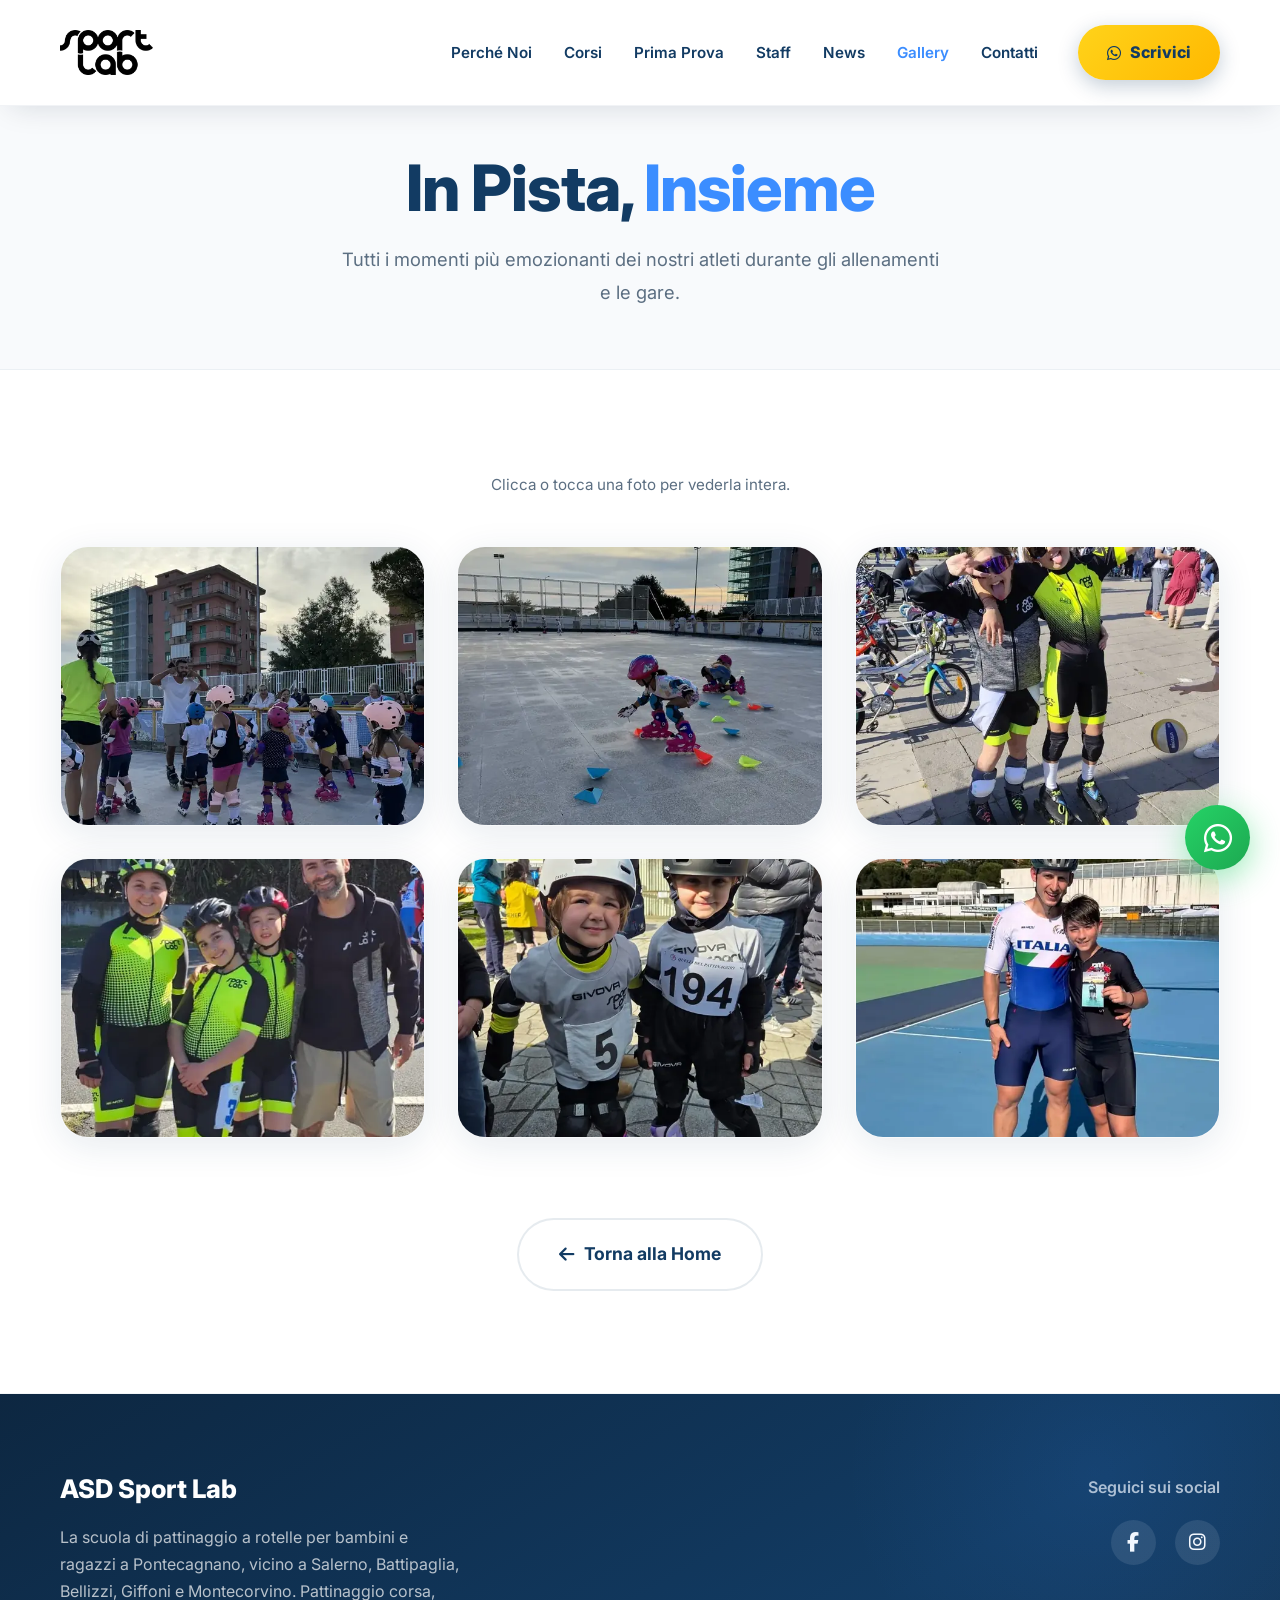
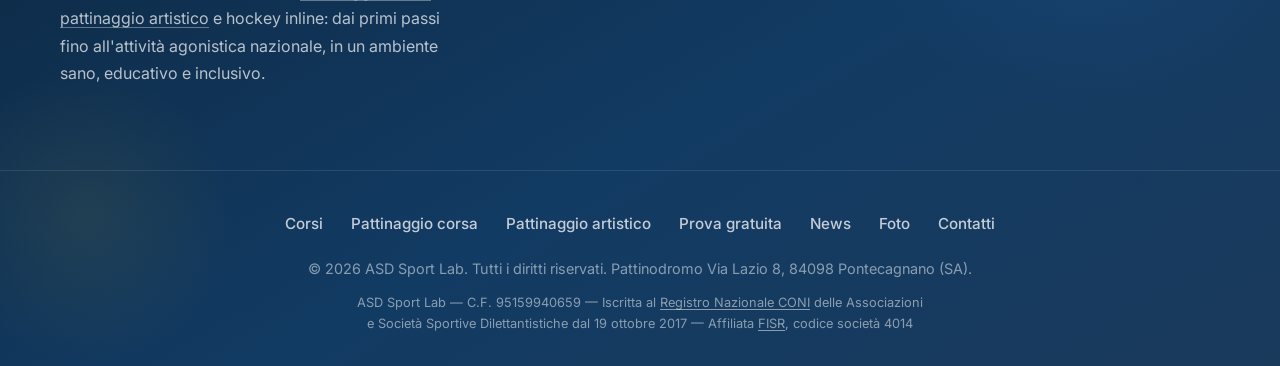
<file: gallery.html>
<!DOCTYPE html>
<html lang="it">
<head>
    <meta charset="UTF-8">
    <meta name="viewport" content="width=device-width, initial-scale=1.0">
    <title>Foto Pattinaggio a Rotelle Pontecagnano | ASD Sport Lab</title>
    <meta name="description" content="Foto di allenamenti e gare di pattinaggio corsa e pattinaggio artistico a rotelle della scuola ASD Sport Lab di Pontecagnano, in provincia di Salerno.">
    
    <!-- Google Fonts -->
    <link rel="preconnect" href="https://fonts.googleapis.com">
    <link rel="preconnect" href="https://fonts.gstatic.com" crossorigin>
    <link href="https://fonts.googleapis.com/css2?family=Inter:wght@400;600;800&display=swap" rel="stylesheet">
    
    <!-- FontAwesome for Icons -->
    <link rel="stylesheet" href="https://cdnjs.cloudflare.com/ajax/libs/font-awesome/6.4.0/css/all.min.css">
    
    <!-- CSS -->
    <link rel="stylesheet" href="css/style.css">
    <link rel="stylesheet" href="css/enhanced.css">

    <link rel="canonical" href="https://asdsportlab.eu/gallery.html">
    <meta property="og:title" content="Galleria Foto | ASD Sport Lab Pattinaggio Pontecagnano">
    <meta property="og:description" content="Guarda le foto e i momenti più belli della nostra scuola di pattinaggio a Pontecagnano. Allenamenti, gare, sorrisi e tanto sport.">
    <meta property="og:image" content="https://asdsportlab.eu/images/loghi/sportlab-512.png">
    <meta property="og:image:width" content="512">
    <meta property="og:image:height" content="512">
    <meta property="og:type" content="website">
    <meta property="og:url" content="https://asdsportlab.eu/gallery.html">
    <meta property="og:locale" content="it_IT">
    <meta property="og:site_name" content="ASD Sport Lab">

    <!-- Favicons -->
    <link rel="icon" href="favicon.ico" sizes="any">
    <link rel="icon" type="image/png" sizes="48x48" href="images/loghi/sportlab-48.png">
    <link rel="icon" type="image/png" sizes="512x512" href="images/loghi/sportlab-512.png">
    <link rel="apple-touch-icon" sizes="180x180" href="images/loghi/sportlab-180.png">
    <meta name="theme-color" content="#123B63">

    <style>
        .page-header {
            padding-top: 150px;
            padding-bottom: 60px;
            background-color: var(--bg-light);
            text-align: center;
            border-bottom: 1px solid rgba(18, 59, 99, 0.05);
        }
        
        .full-gallery-grid {
            display: grid;
            grid-template-columns: repeat(auto-fill, minmax(320px, 1fr));
            gap: 2rem;
            margin-top: 3rem;
        }
        
        .full-gallery-item {
            width: 100%;
            height: 280px;
            object-fit: cover;
            border-radius: var(--border-radius-lg);
            transition: var(--transition);
            cursor: pointer;
            box-shadow: var(--shadow);
            border: 1px solid rgba(18, 59, 99, 0.03);
        }
        
        .full-gallery-item:hover {
            transform: translateY(-8px);
            box-shadow: var(--shadow-hover);
        }
    </style>
</head>
<body>

    <!-- Header & Navigation -->
    <header id="header" style="box-shadow: 0 5px 20px rgba(0,0,0,0.05);">
        <div class="container header-container">
            <a href="index.html" class="logo">
                <img src="images/loghi/sportlab.webp" alt="ASD Sport Lab" class="logo-img" width="328" height="158" fetchpriority="high">
            </a>
            
            <nav class="main-nav">
                <ul class="nav-links">
                    <li><a href="index.html#perche-noi">Perché Noi</a></li>
                    <li><a href="index.html#corsi">Corsi</a></li>
                    <li><a href="index.html#prova">Prima Prova</a></li>
                    <li><a href="index.html#staff">Staff</a></li>
                    <li><a href="news.html">News</a></li>
                    <li><a href="gallery.html" style="color: var(--primary-blue);">Gallery</a></li>
                    <li><a href="index.html#contatti">Contatti</a></li>
                </ul>
                <a href="https://wa.me/393454294187?text=Ciao%20vorrei%20avere%20piu%20informazioni%20riguardo%20i%20corsi%20di%20pattinaggio" class="btn btn-primary nav-cta"><i class="fab fa-whatsapp"></i> Scrivici</a>
            </nav>

            <button class="mobile-menu-btn" aria-label="Apri menu">
                <i class="fas fa-bars"></i>
            </button>
        </div>
    </header>

    <!-- Mobile Nav -->
    <div class="mobile-nav-overlay">
        <div class="mobile-nav-menu">
            <button class="close-menu-btn" aria-label="Chiudi menu"><i class="fas fa-times"></i></button>
            <ul>
                <li><a href="index.html#perche-noi">Perché Noi</a></li>
                <li><a href="index.html#corsi">Corsi</a></li>
                <li><a href="index.html#prova">Prima Prova</a></li>
                <li><a href="index.html#staff">Staff</a></li>
                <li><a href="news.html">News</a></li>
                <li><a href="gallery.html">Gallery</a></li>
                <li><a href="index.html#contatti">Contatti</a></li>
            </ul>
            <a href="https://wa.me/393454294187?text=Ciao%20vorrei%20avere%20piu%20informazioni%20riguardo%20i%20corsi%20di%20pattinaggio" class="btn btn-cta"><i class="fab fa-whatsapp"></i> Scrivici su WhatsApp</a>
        </div>
    </div>

    <!-- Page Header -->
    <section class="page-header">
        <div class="container">
            <h1>In Pista, <span class="text-accent">Insieme</span></h1>
            <p class="lead" style="max-width: 600px; margin: 0 auto;">Tutti i momenti più emozionanti dei nostri atleti durante gli allenamenti e le gare.</p>
        </div>
    </section>

    <!-- Main Gallery Content -->
    <section class="section">
        <div class="container">
            <div class="text-center" style="margin-bottom: 2rem;">
                <p style="color: var(--text-muted); font-size: 0.95rem;">Clicca o tocca una foto per vederla intera.</p>
            </div>
            
            <div class="full-gallery-grid">
                <!-- Nella griglia la miniatura leggera (images/galleria/miniature/, larga 800px),
                     al click si apre la foto intera indicata in data-full -->
                <img src="images/galleria/miniature/allenamento-bambini.webp" data-full="images/galleria/allenamento-bambini.webp" alt="Allenamento di pattinaggio a rotelle con tanti bambini a Pontecagnano" class="full-gallery-item" loading="lazy" width="600" height="800">
                <img src="images/galleria/miniature/bambini-sui-pattini.webp" data-full="images/galleria/bambini-sui-pattini.webp" alt="Bambini di ASD Sport Lab che si allenano tra i coni sui pattini a rotelle" class="full-gallery-item" loading="lazy" width="600" height="800">
                <img src="images/galleria/miniature/bambine-con-medaglia.webp" data-full="images/galleria/bambine-con-medaglia.webp" alt="Bambine con medaglia dopo una gara di pattinaggio corsa" class="full-gallery-item" loading="lazy" width="600" height="800">
                <img src="images/galleria/miniature/allenatore-con-atlete.webp" data-full="images/galleria/allenatore-con-atlete.webp" alt="Allenatore di ASD Sport Lab con tre giovani atlete in divisa prima di una gara di pattinaggio corsa" class="full-gallery-item" loading="lazy" width="600" height="800">
                <img src="images/galleria/miniature/bambine-pregara.webp" data-full="images/galleria/bambine-pregara.webp" alt="Due piccole pattinatrici con casco, pettorale e pattini in linea prima della gara" class="full-gallery-item" loading="lazy" width="600" height="800">
                <img src="images/galleria/miniature/stage-siena-campione-del-mondo.webp" data-full="images/galleria/stage-siena-campione-del-mondo.webp" alt="Stage di pattinaggio corsa a Siena con il Campione del Mondo" class="full-gallery-item" loading="lazy" width="600" height="1066">

                <!-- AGGIUNGI QUI LE TUE FOTO (meglio con una miniatura in images/galleria/miniature/): -->
                <!-- <img src="images/galleria/miniature/nome-foto.webp" data-full="images/galleria/nome-foto.webp" alt="Descrizione" class="full-gallery-item" loading="lazy" width="600" height="800"> -->
            </div>
            
            <div class="text-center" style="margin-top: 5rem;">
                <a href="index.html" class="btn btn-outline btn-large"><i class="fas fa-arrow-left"></i> Torna alla Home</a>
            </div>
        </div>
    </section>

    <!-- Footer -->
    <footer class="footer">
        <div class="container footer-grid">
            <div class="footer-info">
                <h3 class="footer-title">ASD Sport Lab</h3>
                <p class="footer-description">La scuola di pattinaggio a rotelle per bambini e ragazzi a Pontecagnano,
                    vicino a Salerno, Battipaglia, Bellizzi, Giffoni e Montecorvino. <a href="pattinaggio-corsa-salerno.html">Pattinaggio corsa</a>, <a href="pattinaggio-artistico-salerno.html">pattinaggio
                    artistico</a> e hockey inline: dai primi passi fino all'attività agonistica nazionale, in un ambiente
                    sano, educativo e inclusivo.</p>
            </div>
            <div class="footer-social-box">
                <p class="footer-social-label">Seguici sui social</p>
                <div class="footer-social-icons">
                    <a href="https://www.facebook.com/sportLABPontecagnano/" aria-label="Seguici su Facebook"
                        class="social-link">
                        <i class="fab fa-facebook-f"></i>
                    </a>
                    <a href="https://instagram.com/sportlab_pontecagnano" target="_blank"
                        aria-label="Seguici su Instagram" class="social-link">
                        <i class="fab fa-instagram"></i>
                    </a>
                </div>
            </div>
        </div>
        <div class="footer-bottom text-center">
            <nav class="footer-nav" aria-label="Link utili">
                <a href="index.html#corsi">Corsi</a>
                <a href="pattinaggio-corsa-salerno.html">Pattinaggio corsa</a>
                <a href="pattinaggio-artistico-salerno.html">Pattinaggio artistico</a>
                <a href="index.html#prova">Prova gratuita</a>
                <a href="news.html">News</a>
                <a href="gallery.html">Foto</a>
                <a href="index.html#contatti">Contatti</a>
            </nav>
            <p>&copy; 2026 ASD Sport Lab. Tutti i diritti riservati. Pattinodromo Via Lazio 8, 84098 Pontecagnano (SA).</p>
            <p class="footer-legal"><span>ASD Sport Lab — C.F. 95159940659</span><span class="footer-legal-sep"> — </span><span>Iscritta al <a href="https://www.coni.it/it/registro-societa-sportive/home/registro-2-0/RegistroDettaglio.html?id_societa=107524" target="_blank" rel="noopener">Registro Nazionale CONI</a> delle Associazioni e Società Sportive Dilettantistiche dal 19 ottobre 2017</span><span class="footer-legal-sep"> — </span><span>Affiliata <a href="https://www.fisr.it/" target="_blank" rel="noopener">FISR</a>, codice società 4014</span></p>
        </div>
    </footer>

    <!-- Floating WhatsApp Button -->
    <a href="https://wa.me/393454294187?text=Ciao%20vorrei%20avere%20piu%20informazioni%20riguardo%20i%20corsi%20di%20pattinaggio" class="floating-wa" aria-label="Contattaci su WhatsApp">
        <i class="fab fa-whatsapp"></i>
    </a>

    <!-- JavaScript -->
    <script src="js/main.js"></script>
</body>
</html>
</file>
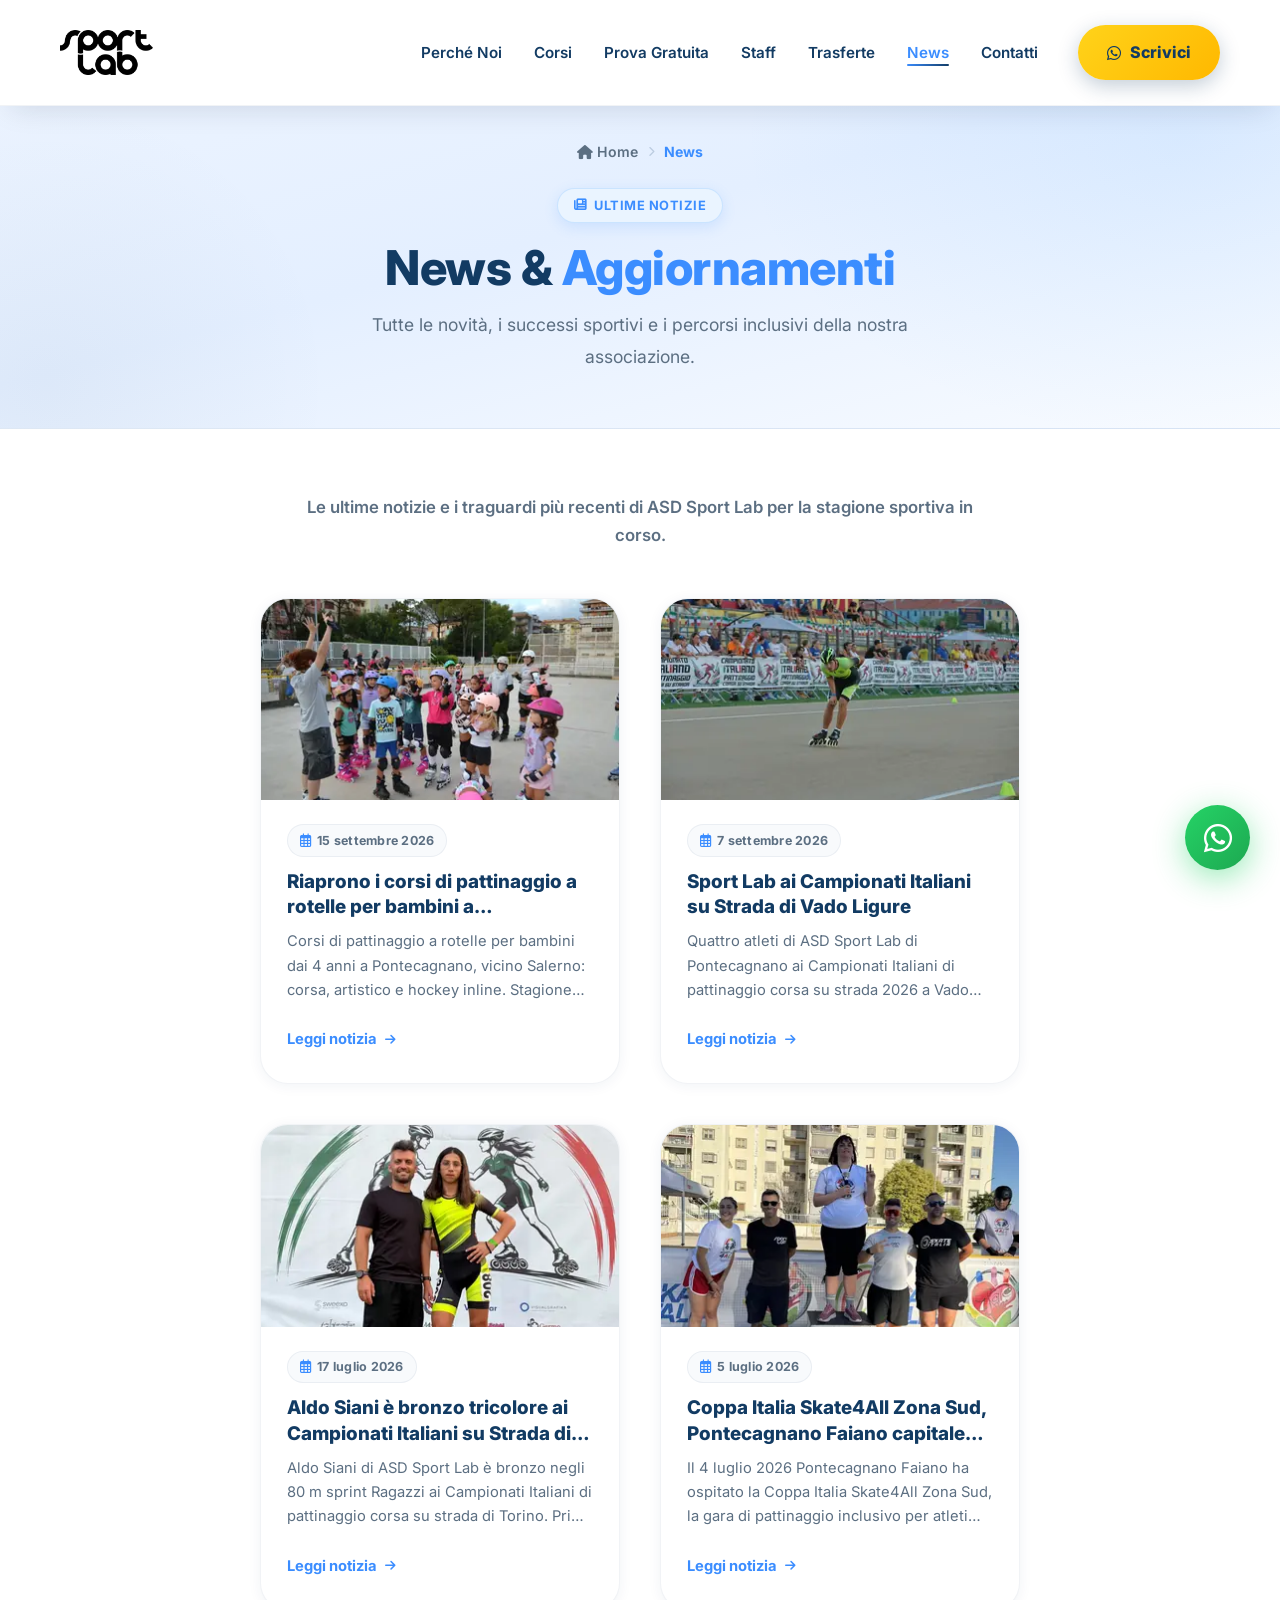
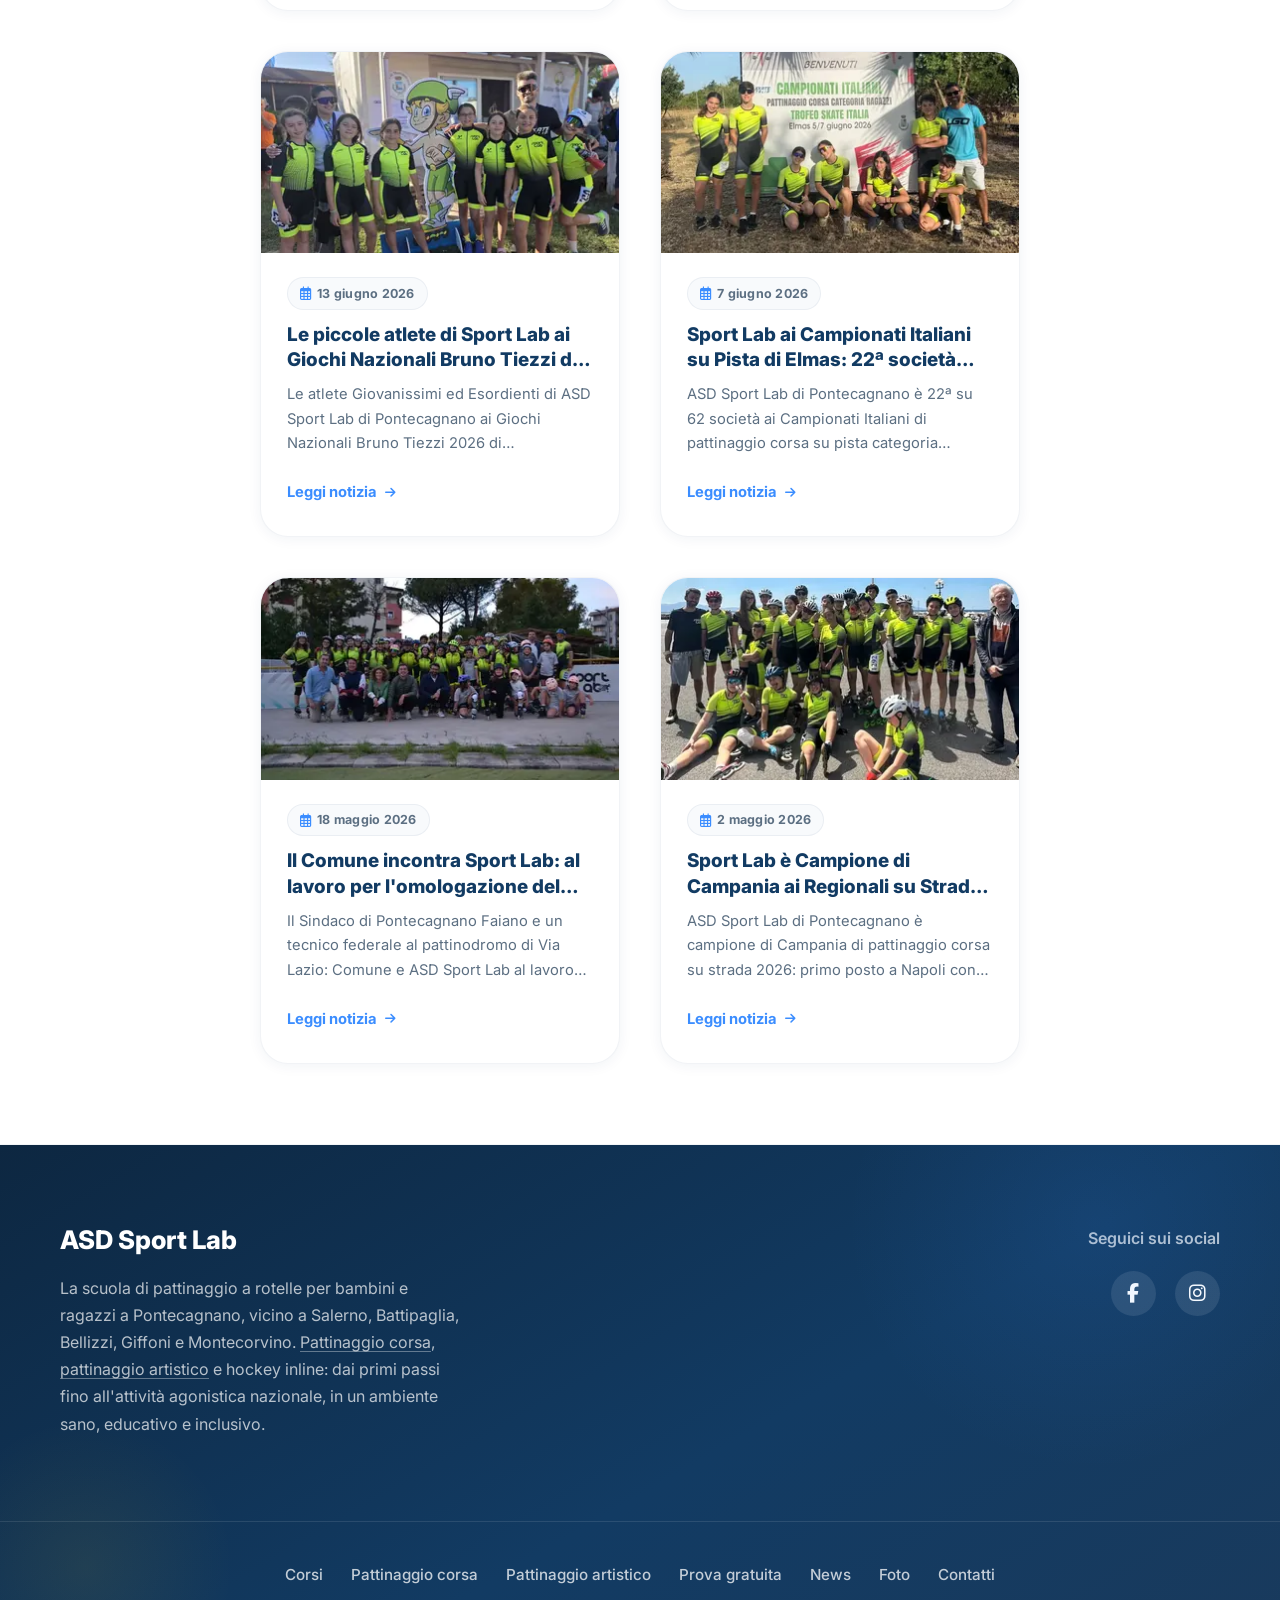
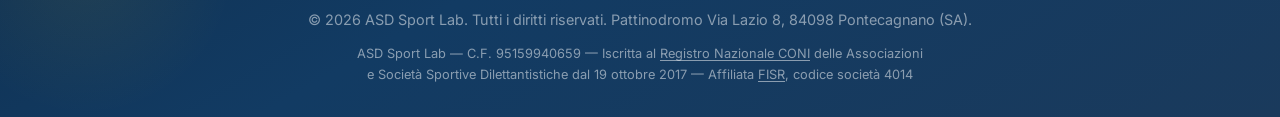
<file: news.html>
<!DOCTYPE html>
<html lang="it">
<head>
    <meta charset="UTF-8">
    <meta name="viewport" content="width=device-width, initial-scale=1.0">
    <!-- NEWS-REDIRECT:INIZIO (generato da .github/scripts/genera_news.py) -->
    <script>
        // Vecchi link news.html?slug=... → pagina statica dell'articolo
        (function () {
            var note = ["corsi-pattinaggio-bambini-pontecagnano-salerno-2026-2027", "campionati-italiani-pattinaggio-strada-vado-ligure-2026", "aldo-siani-bronzo-campionati-italiani-strada-torino-2026", "coppa-italia-skate4all-zona-sud-pontecagnano-2026", "giochi-nazionali-bruno-tiezzi-martinsicuro-2026", "campionati-italiani-pista-elmas-2026", "sindaco-incontra-sportlab-2026", "campionato-regionale-strada-campania-2026"];
            var slug = new URLSearchParams(location.search).get('slug');
            if (slug && note.indexOf(slug) !== -1) location.replace('/news/' + slug + '.html');
        })();
    </script>
    <!-- NEWS-REDIRECT:FINE -->
    <title>News Pattinaggio a Rotelle Pontecagnano e Salerno | ASD Sport Lab</title>
    <meta name="description" content="Notizie, gare e risultati di pattinaggio corsa, pattinaggio artistico e hockey inline di ASD Sport Lab, la scuola di pattinaggio a rotelle di Pontecagnano vicino a Salerno e Battipaglia.">
    
    <link rel="canonical" href="https://asdsportlab.eu/news.html">

    <!-- Open Graph / Social -->
    <meta property="og:title" content="News & Aggiornamenti | ASD Sport Lab Pattinaggio Pontecagnano">
    <meta property="og:description" content="Tutte le novità, i successi sportivi e i percorsi inclusivi della nostra associazione di pattinaggio a Pontecagnano.">
    <meta property="og:image" content="https://asdsportlab.eu/images/loghi/sportlab-512.png">
    <meta property="og:image:width" content="512">
    <meta property="og:image:height" content="512">
    <meta property="og:type" content="website">
    <meta property="og:url" content="https://asdsportlab.eu/news.html">
    <meta property="og:locale" content="it_IT">
    <meta property="og:site_name" content="ASD Sport Lab">

    <!-- Font e icone non bloccanti (stesso schema di index.html) -->
    <link rel="preconnect" href="https://fonts.googleapis.com">
    <link rel="preconnect" href="https://fonts.gstatic.com" crossorigin>
    <link rel="stylesheet" href="https://fonts.googleapis.com/css2?family=Inter:wght@400;500;600;700;800&display=swap" media="print" onload="this.media='all'">
    <noscript><link rel="stylesheet" href="https://fonts.googleapis.com/css2?family=Inter:wght@400;500;600;700;800&display=swap"></noscript>
    <link rel="stylesheet" href="https://cdnjs.cloudflare.com/ajax/libs/font-awesome/6.4.0/css/all.min.css" media="print" onload="this.media='all'">
    <noscript><link rel="stylesheet" href="https://cdnjs.cloudflare.com/ajax/libs/font-awesome/6.4.0/css/all.min.css"></noscript>
    
    <!-- CSS -->
    <link rel="stylesheet" href="css/style.css">
    <link rel="stylesheet" href="css/enhanced.css">

    <!-- Favicons -->
    <link rel="icon" href="favicon.ico" sizes="any">
    <link rel="icon" type="image/png" sizes="48x48" href="images/loghi/sportlab-48.png">
    <link rel="icon" type="image/png" sizes="512x512" href="images/loghi/sportlab-512.png">
    <link rel="apple-touch-icon" sizes="180x180" href="images/loghi/sportlab-180.png">
    <meta name="theme-color" content="#123B63">
</head>
<body>

    <!-- Header & Navigation (identico a index.html) -->
    <header id="header">
        <div class="container header-container">
            <a href="index.html" class="logo">
                <img src="images/loghi/sportlab.webp" alt="ASD Sport Lab - Scuola di Pattinaggio Pontecagnano Salerno" class="logo-img" width="328" height="158" fetchpriority="high">
            </a>
            <nav class="main-nav">
                <ul class="nav-links">
                    <li><a href="index.html#perche-noi">Perché Noi</a></li>
                    <li><a href="index.html#corsi">Corsi</a></li>
                    <li><a href="index.html#prova">Prova Gratuita</a></li>
                    <li><a href="index.html#staff">Staff</a></li>
                    <li><a href="index.html#eventi">Trasferte</a></li>
                    <li><a href="news.html" class="nav-link-active">News</a></li>
                    <li><a href="index.html#contatti">Contatti</a></li>
                </ul>
                <a href="https://wa.me/393454294187?text=Ciao%20vorrei%20avere%20piu%20informazioni%20riguardo%20i%20corsi%20di%20pattinaggio"
                    class="btn btn-primary nav-cta"><i class="fab fa-whatsapp"></i> Scrivici</a>
            </nav>
            <button class="mobile-menu-btn" aria-label="Apri menu"><i class="fas fa-bars"></i></button>
        </div>
    </header>

    <!-- Mobile Nav -->
    <div class="mobile-nav-overlay">
        <div class="mobile-nav-menu">
            <button class="close-menu-btn" aria-label="Chiudi menu"><i class="fas fa-times"></i></button>
            <ul>
                <li><a href="index.html#perche-noi">Perché Noi</a></li>
                <li><a href="index.html#corsi">Corsi</a></li>
                <li><a href="index.html#prova">Prova Gratuita</a></li>
                <li><a href="index.html#staff">Staff</a></li>
                <li><a href="index.html#eventi">Trasferte</a></li>
                <li><a href="news.html">News</a></li>
                <li><a href="index.html#contatti">Contatti</a></li>
            </ul>
            <a href="https://wa.me/393454294187?text=Ciao%20vorrei%20avere%20piu%20informazioni%20riguardo%20i%20corsi%20di%20pattinaggio"
                class="btn btn-cta"><i class="fab fa-whatsapp"></i> Contattaci su WhatsApp</a>
        </div>
    </div>

    <!-- Page Hero Header -->
    <section class="news-page-hero" id="newsPageHeader">
        <div class="container">
            <nav class="news-breadcrumb" aria-label="Breadcrumb">
                <a href="index.html"><i class="fas fa-home"></i> <span class="breadcrumb-label">Home</span></a>
                <span class="breadcrumb-sep"><i class="fas fa-chevron-right"></i></span>
                <span class="breadcrumb-current">News</span>
            </nav>
            <div class="news-hero-badge"><i class="fas fa-newspaper"></i> Ultime notizie</div>
            <h1>News & <span class="text-accent">Aggiornamenti</span></h1>
            <p class="lead">Tutte le novità, i successi sportivi e i percorsi inclusivi della nostra associazione.</p>
        </div>
    </section>

    <!-- Main News Section -->
    <section class="section news-main-section">
        <div class="container">

            <!-- 1. VISTA ARCHIVIO (Tutte le news) -->
            <div id="newsArchiveView">
                <div class="events-archive-container">
                    
                    <!-- Filters / Year Selector -->
                    <div class="year-selector-wrapper">
                        <div class="year-selector" id="yearSelectorNews" data-statico>
                            <!-- NEWS-ANNI:INIZIO (generato da .github/scripts/genera_news.py) -->
                            <button class="year-pill active" data-year="2026">2026</button>
                            <!-- NEWS-ANNI:FINE -->
                        </div>
                    </div>

                    <!-- Year Stats / Riepilogo -->
                    <div class="news-year-riepilogo text-center visible" id="yearStatsNews" data-statico>
                        <!-- NEWS-RIEPILOGO:INIZIO (generato da .github/scripts/genera_news.py) -->
                        <p data-anno="2026">Le ultime notizie e i traguardi più recenti di ASD Sport Lab per la stagione sportiva in corso.</p>
                        <!-- NEWS-RIEPILOGO:FINE -->
                    </div>

                    <!-- Grid News -->
                    <div class="news-grid visible" id="newsGrid" data-statico>
                        <!-- NEWS-ELENCO:INIZIO (generato da .github/scripts/genera_news.py) -->
                    <article class="news-card" data-anno="2026">
                        <div class="news-card-media">
                            <img src="images/news/anteprime/corsi-pattinaggio-bambini-pontecagnano-salerno-2026-2027-card.webp" srcset="images/news/anteprime/corsi-pattinaggio-bambini-pontecagnano-salerno-2026-2027-card-sm.webp 360w, images/news/anteprime/corsi-pattinaggio-bambini-pontecagnano-salerno-2026-2027-card.webp 720w" sizes="(max-width: 640px) 92vw, 360px" alt="Bambini con caschi, protezioni e pattini a rotelle durante un corso di pattinaggio di ASD Sport Lab al pattinodromo di Pontecagnano, vicino Salerno" fetchpriority="high" width="720" height="480">
                        </div>
                        <div class="news-card-content">
                            <div class="news-card-meta">
                                <span class="news-date"><i class="far fa-calendar-alt"></i> <time datetime="2026-09-15">15 settembre 2026</time></span>
                            </div>
                            <h3><a href="/news/corsi-pattinaggio-bambini-pontecagnano-salerno-2026-2027.html">Riaprono i corsi di pattinaggio a rotelle per bambini a Pontecagnano: al via la stagione 2026/2027</a></h3>
                            <p>Corsi di pattinaggio a rotelle per bambini dai 4 anni a Pontecagnano, vicino Salerno: corsa, artistico e hockey inline. Stagione 2026/2027, prova gratuita.</p>
                            <a href="/news/corsi-pattinaggio-bambini-pontecagnano-salerno-2026-2027.html" class="news-card-link" aria-hidden="true" tabindex="-1">Leggi notizia <i class="fas fa-arrow-right"></i></a>
                        </div>
                    </article>
                    <article class="news-card" data-anno="2026">
                        <div class="news-card-media">
                            <img src="images/news/anteprime/campionati-italiani-pattinaggio-strada-vado-ligure-2026-card.webp" srcset="images/news/anteprime/campionati-italiani-pattinaggio-strada-vado-ligure-2026-card-sm.webp 360w, images/news/anteprime/campionati-italiani-pattinaggio-strada-vado-ligure-2026-card.webp 720w" sizes="(max-width: 640px) 120px, 360px" alt="Giuseppe di ASD Sport Lab in gara ai Campionati Italiani di pattinaggio corsa su strada di Vado Ligure 2026, davanti agli striscioni del campionato e al pubblico" loading="lazy" width="720" height="480">
                        </div>
                        <div class="news-card-content">
                            <div class="news-card-meta">
                                <span class="news-date"><i class="far fa-calendar-alt"></i> <time datetime="2026-09-07">7 settembre 2026</time></span>
                            </div>
                            <h3><a href="/news/campionati-italiani-pattinaggio-strada-vado-ligure-2026.html">Sport Lab ai Campionati Italiani su Strada di Vado Ligure</a></h3>
                            <p>Quattro atleti di ASD Sport Lab di Pontecagnano ai Campionati Italiani di pattinaggio corsa su strada 2026 a Vado Ligure: punti in quattro categorie.</p>
                            <a href="/news/campionati-italiani-pattinaggio-strada-vado-ligure-2026.html" class="news-card-link" aria-hidden="true" tabindex="-1">Leggi notizia <i class="fas fa-arrow-right"></i></a>
                        </div>
                    </article>
                    <article class="news-card" data-anno="2026">
                        <div class="news-card-media">
                            <img src="images/news/anteprime/aldo-siani-bronzo-campionati-italiani-strada-torino-2026-card.webp" srcset="images/news/anteprime/aldo-siani-bronzo-campionati-italiani-strada-torino-2026-card-sm.webp 360w, images/news/anteprime/aldo-siani-bronzo-campionati-italiani-strada-torino-2026-card.webp 720w" sizes="(max-width: 640px) 120px, 360px" alt="Aldo Siani di ASD Sport Lab con l&#x27;allenatore Guido Camardella ai Campionati Italiani di pattinaggio corsa su strada Torino 2026" loading="lazy" width="720" height="594">
                        </div>
                        <div class="news-card-content">
                            <div class="news-card-meta">
                                <span class="news-date"><i class="far fa-calendar-alt"></i> <time datetime="2026-07-17">17 luglio 2026</time></span>
                            </div>
                            <h3><a href="/news/aldo-siani-bronzo-campionati-italiani-strada-torino-2026.html">Aldo Siani è bronzo tricolore ai Campionati Italiani su Strada di Torino</a></h3>
                            <p>Aldo Siani di ASD Sport Lab è bronzo negli 80 m sprint Ragazzi ai Campionati Italiani di pattinaggio corsa su strada di Torino. Prima medaglia tricolore.</p>
                            <a href="/news/aldo-siani-bronzo-campionati-italiani-strada-torino-2026.html" class="news-card-link" aria-hidden="true" tabindex="-1">Leggi notizia <i class="fas fa-arrow-right"></i></a>
                        </div>
                    </article>
                    <article class="news-card" data-anno="2026">
                        <div class="news-card-media">
                            <img src="images/news/anteprime/coppa-italia-skate4all-zona-sud-pontecagnano-2026-card.webp" srcset="images/news/anteprime/coppa-italia-skate4all-zona-sud-pontecagnano-2026-card-sm.webp 360w, images/news/anteprime/coppa-italia-skate4all-zona-sud-pontecagnano-2026-card.webp 720w" sizes="(max-width: 640px) 120px, 360px" alt="Atleta sul gradino più alto del podio della Coppa Italia Skate4All Zona Sud a Pontecagnano Faiano, con tecnici e accompagnatori" loading="lazy" width="720" height="528" style="object-position: 50% 0%">
                        </div>
                        <div class="news-card-content">
                            <div class="news-card-meta">
                                <span class="news-date"><i class="far fa-calendar-alt"></i> <time datetime="2026-07-05">5 luglio 2026</time></span>
                            </div>
                            <h3><a href="/news/coppa-italia-skate4all-zona-sud-pontecagnano-2026.html">Coppa Italia Skate4All Zona Sud, Pontecagnano Faiano capitale del pattinaggio inclusivo del Sud Italia</a></h3>
                            <p>Il 4 luglio 2026 Pontecagnano Faiano ha ospitato la Coppa Italia Skate4All Zona Sud, la gara di pattinaggio inclusivo per atleti con disabilità del Sud.</p>
                            <a href="/news/coppa-italia-skate4all-zona-sud-pontecagnano-2026.html" class="news-card-link" aria-hidden="true" tabindex="-1">Leggi notizia <i class="fas fa-arrow-right"></i></a>
                        </div>
                    </article>
                    <article class="news-card" data-anno="2026">
                        <div class="news-card-media">
                            <img src="images/news/anteprime/giochi-nazionali-bruno-tiezzi-martinsicuro-2026-card.webp" srcset="images/news/anteprime/giochi-nazionali-bruno-tiezzi-martinsicuro-2026-card-sm.webp 360w, images/news/anteprime/giochi-nazionali-bruno-tiezzi-martinsicuro-2026-card.webp 720w" sizes="(max-width: 640px) 120px, 360px" alt="Le atlete Giovanissimi ed Esordienti di ASD Sport Lab con i tecnici Benedetta Dell&#x27;Anno e Guido Camardella ai Giochi Nazionali Bruno Tiezzi di Martinsicuro 2026" loading="lazy" width="720" height="405">
                        </div>
                        <div class="news-card-content">
                            <div class="news-card-meta">
                                <span class="news-date"><i class="far fa-calendar-alt"></i> <time datetime="2026-06-13">13 giugno 2026</time></span>
                            </div>
                            <h3><a href="/news/giochi-nazionali-bruno-tiezzi-martinsicuro-2026.html">Le piccole atlete di Sport Lab ai Giochi Nazionali Bruno Tiezzi di Martinsicuro</a></h3>
                            <p>Le atlete Giovanissimi ed Esordienti di ASD Sport Lab di Pontecagnano ai Giochi Nazionali Bruno Tiezzi 2026 di Martinsicuro: 638 atleti da 16 regioni.</p>
                            <a href="/news/giochi-nazionali-bruno-tiezzi-martinsicuro-2026.html" class="news-card-link" aria-hidden="true" tabindex="-1">Leggi notizia <i class="fas fa-arrow-right"></i></a>
                        </div>
                    </article>
                    <article class="news-card" data-anno="2026">
                        <div class="news-card-media">
                            <img src="images/news/anteprime/campionati-italiani-pista-elmas-2026-card.webp" srcset="images/news/anteprime/campionati-italiani-pista-elmas-2026-card-sm.webp 360w, images/news/anteprime/campionati-italiani-pista-elmas-2026-card.webp 720w" sizes="(max-width: 640px) 120px, 360px" alt="Gli atleti Ragazzi di ASD Sport Lab con il tecnico davanti allo striscione dei Campionati Italiani di pattinaggio corsa su pista di Elmas 2026" loading="lazy" width="720" height="960" style="object-position: 50% 70%">
                        </div>
                        <div class="news-card-content">
                            <div class="news-card-meta">
                                <span class="news-date"><i class="far fa-calendar-alt"></i> <time datetime="2026-06-07">7 giugno 2026</time></span>
                            </div>
                            <h3><a href="/news/campionati-italiani-pista-elmas-2026.html">Sport Lab ai Campionati Italiani su Pista di Elmas: 22ª società d&#x27;Italia</a></h3>
                            <p>ASD Sport Lab di Pontecagnano è 22ª su 62 società ai Campionati Italiani di pattinaggio corsa su pista categoria Ragazzi di Elmas 2026.</p>
                            <a href="/news/campionati-italiani-pista-elmas-2026.html" class="news-card-link" aria-hidden="true" tabindex="-1">Leggi notizia <i class="fas fa-arrow-right"></i></a>
                        </div>
                    </article>
                    <article class="news-card" data-anno="2026">
                        <div class="news-card-media">
                            <img src="images/news/anteprime/sindaco-incontra-sportlab-2026-card.webp" srcset="images/news/anteprime/sindaco-incontra-sportlab-2026-card-sm.webp 360w, images/news/anteprime/sindaco-incontra-sportlab-2026-card.webp 720w" sizes="(max-width: 640px) 120px, 360px" alt="Il Sindaco di Pontecagnano Faiano Giuseppe Lanzara e l&#x27;amministrazione comunale con atleti, tecnici e famiglie di ASD Sport Lab al pattinodromo di Via Lazio" loading="lazy" width="720" height="480">
                        </div>
                        <div class="news-card-content">
                            <div class="news-card-meta">
                                <span class="news-date"><i class="far fa-calendar-alt"></i> <time datetime="2026-05-18">18 maggio 2026</time></span>
                            </div>
                            <h3><a href="/news/sindaco-incontra-sportlab-2026.html">Il Comune incontra Sport Lab: al lavoro per l&#x27;omologazione del pattinodromo di Via Lazio</a></h3>
                            <p>Il Sindaco di Pontecagnano Faiano e un tecnico federale al pattinodromo di Via Lazio: Comune e ASD Sport Lab al lavoro per l&#x27;omologazione della pista.</p>
                            <a href="/news/sindaco-incontra-sportlab-2026.html" class="news-card-link" aria-hidden="true" tabindex="-1">Leggi notizia <i class="fas fa-arrow-right"></i></a>
                        </div>
                    </article>
                    <article class="news-card" data-anno="2026">
                        <div class="news-card-media">
                            <img src="images/news/anteprime/campionato-regionale-strada-campania-2026-card.webp" srcset="images/news/anteprime/campionato-regionale-strada-campania-2026-card-sm.webp 360w, images/news/anteprime/campionato-regionale-strada-campania-2026-card.webp 720w" sizes="(max-width: 640px) 120px, 360px" alt="Gli atleti di ASD Sport Lab in divisa con i pattini sul lungomare di Napoli dopo il titolo regionale di pattinaggio corsa su strada 2026" loading="lazy" width="720" height="501" style="object-position: 50% 0%">
                        </div>
                        <div class="news-card-content">
                            <div class="news-card-meta">
                                <span class="news-date"><i class="far fa-calendar-alt"></i> <time datetime="2026-05-02">2 maggio 2026</time></span>
                            </div>
                            <h3><a href="/news/campionato-regionale-strada-campania-2026.html">Sport Lab è Campione di Campania ai Regionali su Strada di Napoli</a></h3>
                            <p>ASD Sport Lab di Pontecagnano è campione di Campania di pattinaggio corsa su strada 2026: primo posto a Napoli con 236 punti, a punti in 12 categorie.</p>
                            <a href="/news/campionato-regionale-strada-campania-2026.html" class="news-card-link" aria-hidden="true" tabindex="-1">Leggi notizia <i class="fas fa-arrow-right"></i></a>
                        </div>
                    </article>
                        <!-- NEWS-ELENCO:FINE -->
                    </div>

                    <!-- Empty State -->
                    <div class="events-empty" id="newsEmpty" style="display: none;">
                        <i class="fas fa-newspaper"></i>
                        <h3>Nessun aggiornamento per questo anno</h3>
                        <p>Presto caricheremo le ultime notizie relative a questo periodo.</p>
                    </div>
                </div>
            </div>

            <!-- 2. VISTA DETTAGLIO (Articolo completo) -->
            <div id="newsDetailView" style="display: none;">

                <!-- Sticky navigation bar below header -->
                <div class="news-detail-topbar">
                    <div class="container">
                        <nav class="news-breadcrumb" aria-label="Breadcrumb">
                            <a href="index.html"><i class="fas fa-home"></i> Home</a>
                            <span class="breadcrumb-sep"><i class="fas fa-chevron-right"></i></span>
                            <a href="news.html" id="backToNewsBtn">News</a>
                            <span class="breadcrumb-sep"><i class="fas fa-chevron-right"></i></span>
                            <span class="breadcrumb-current" id="breadcrumbTitle">Articolo</span>
                        </nav>
                        <a href="news.html" id="backToNewsBtnAlt" class="btn btn-outline btn-sm"><i class="fas fa-arrow-left"></i> Tutte le News</a>
                    </div>
                </div>

                <div class="news-detail-container">
                    
                    <!-- Articolo Editoriale -->
                    <article class="news-detail-article">
                        <header class="news-detail-header">
                            <div class="news-detail-meta">
                                <span class="news-detail-date"><i class="far fa-calendar-alt"></i> <span id="newsDetailDate"></span></span>
                            </div>
                            <h2 id="newsDetailTitle" class="news-detail-title"></h2>
                        </header>

                        <div class="news-detail-cover-wrapper">
                            <img id="newsDetailCover" src="images/loghi/sportlab-512.png" alt="Copertina notizia" class="news-detail-cover">
                        </div>

                        <div id="newsDetailBody" class="news-detail-body">
                            <!-- Corpo del testo (paragrafi dinamici) -->
                        </div>

                        <footer id="newsDetailFooter" class="news-detail-footer">
                            <!-- Nota di chiusura dinamica -->
                        </footer>
                    </article>

                    <!-- CTA di approfondimento -->
                    <div class="news-detail-cta-block">
                        <h3>Ti piacerebbe vivere l'esperienza SportLab?</h3>
                        <p>Scrivici per prenotare una lezione di prova gratuita per tuo figlio o ricevere informazioni dettagliate sui corsi di pattinaggio.</p>
                        <a href="https://wa.me/393454294187?text=Ciao%20ho%20letto%20la%20notizia%20sul%20sito%20e%20vorrei%20maggiori%20informazioni" 
                           class="btn btn-cta btn-large shadow" target="_blank" rel="noopener">
                            <i class="fab fa-whatsapp"></i> Scrivici su WhatsApp
                        </a>
                    </div>

                </div>
            </div>

        </div>
    </section>

    <!-- Footer (identico a index.html) -->
    <footer class="footer">
        <div class="container footer-grid">
            <div class="footer-info">
                <h3 class="footer-title">ASD Sport Lab</h3>
                <p class="footer-description">La scuola di pattinaggio a rotelle per bambini e ragazzi a Pontecagnano,
                    vicino a Salerno, Battipaglia, Bellizzi, Giffoni e Montecorvino. <a href="pattinaggio-corsa-salerno.html">Pattinaggio corsa</a>, <a href="pattinaggio-artistico-salerno.html">pattinaggio
                    artistico</a> e hockey inline: dai primi passi fino all'attività agonistica nazionale, in un ambiente
                    sano, educativo e inclusivo.</p>
            </div>
            <div class="footer-social-box">
                <p class="footer-social-label">Seguici sui social</p>
                <div class="footer-social-icons">
                    <a href="https://www.facebook.com/sportLABPontecagnano/" aria-label="Seguici su Facebook"
                        class="social-link">
                        <i class="fab fa-facebook-f"></i>
                    </a>
                    <a href="https://instagram.com/sportlab_pontecagnano" target="_blank"
                        aria-label="Seguici su Instagram" class="social-link">
                        <i class="fab fa-instagram"></i>
                    </a>
                </div>
            </div>
        </div>
        <div class="footer-bottom text-center">
            <nav class="footer-nav" aria-label="Link utili">
                <a href="index.html#corsi">Corsi</a>
                <a href="pattinaggio-corsa-salerno.html">Pattinaggio corsa</a>
                <a href="pattinaggio-artistico-salerno.html">Pattinaggio artistico</a>
                <a href="index.html#prova">Prova gratuita</a>
                <a href="news.html">News</a>
                <a href="gallery.html">Foto</a>
                <a href="index.html#contatti">Contatti</a>
            </nav>
            <p>&copy; 2026 ASD Sport Lab. Tutti i diritti riservati. Pattinodromo Via Lazio 8, 84098 Pontecagnano (SA).</p>
            <p class="footer-legal"><span>ASD Sport Lab — C.F. 95159940659</span><span class="footer-legal-sep"> — </span><span>Iscritta al <a href="https://www.coni.it/it/registro-societa-sportive/home/registro-2-0/RegistroDettaglio.html?id_societa=107524" target="_blank" rel="noopener">Registro Nazionale CONI</a> delle Associazioni e Società Sportive Dilettantistiche dal 19 ottobre 2017</span><span class="footer-legal-sep"> — </span><span>Affiliata <a href="https://www.fisr.it/" target="_blank" rel="noopener">FISR</a>, codice società 4014</span></p>
        </div>
    </footer>

    <!-- Floating WhatsApp Button -->
    <a href="https://wa.me/393454294187?text=Ciao%20vorrei%20avere%20piu%20informazioni%20riguardo%20i%20corsi%20di%20pattinaggio"
        class="floating-wa" aria-label="Contattaci su WhatsApp">
        <i class="fab fa-whatsapp"></i>
    </a>

    <!-- JavaScript -->
    <script src="js/main.js"></script>
</body>
</html>
</file>
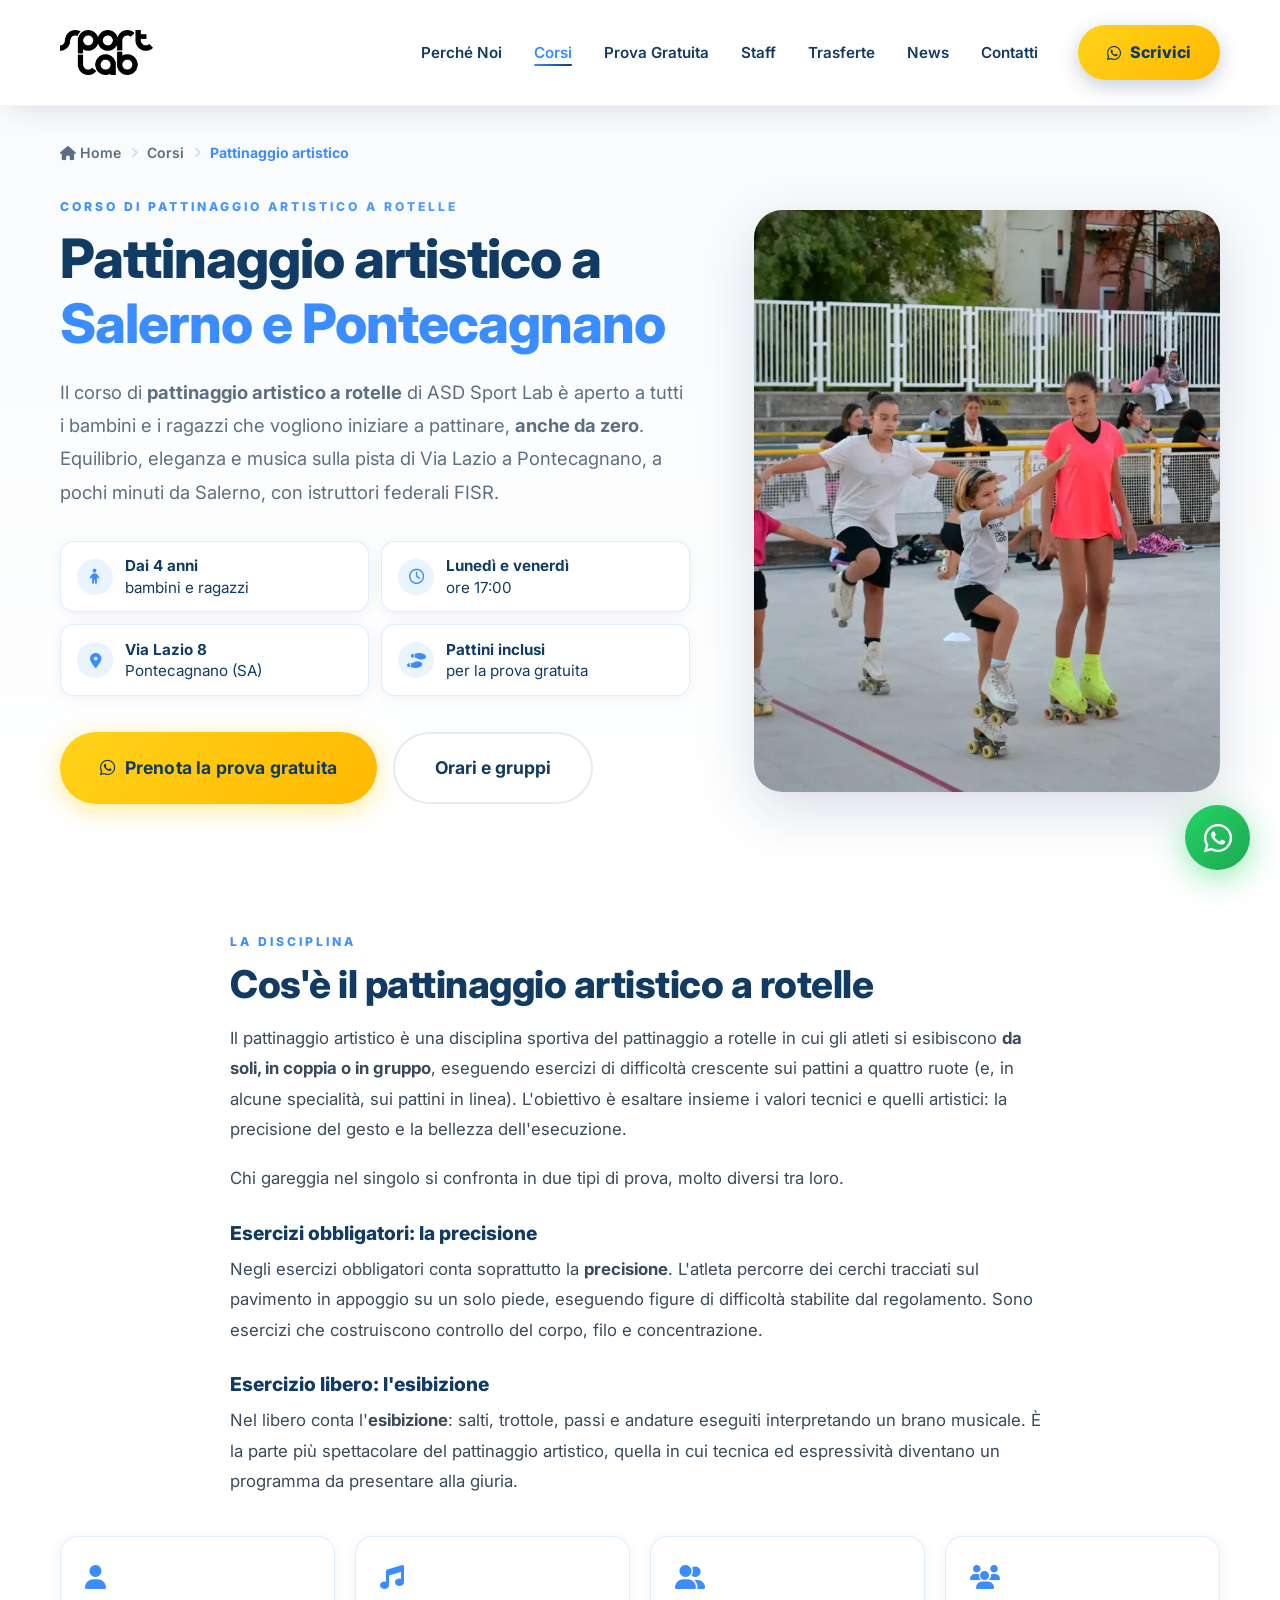
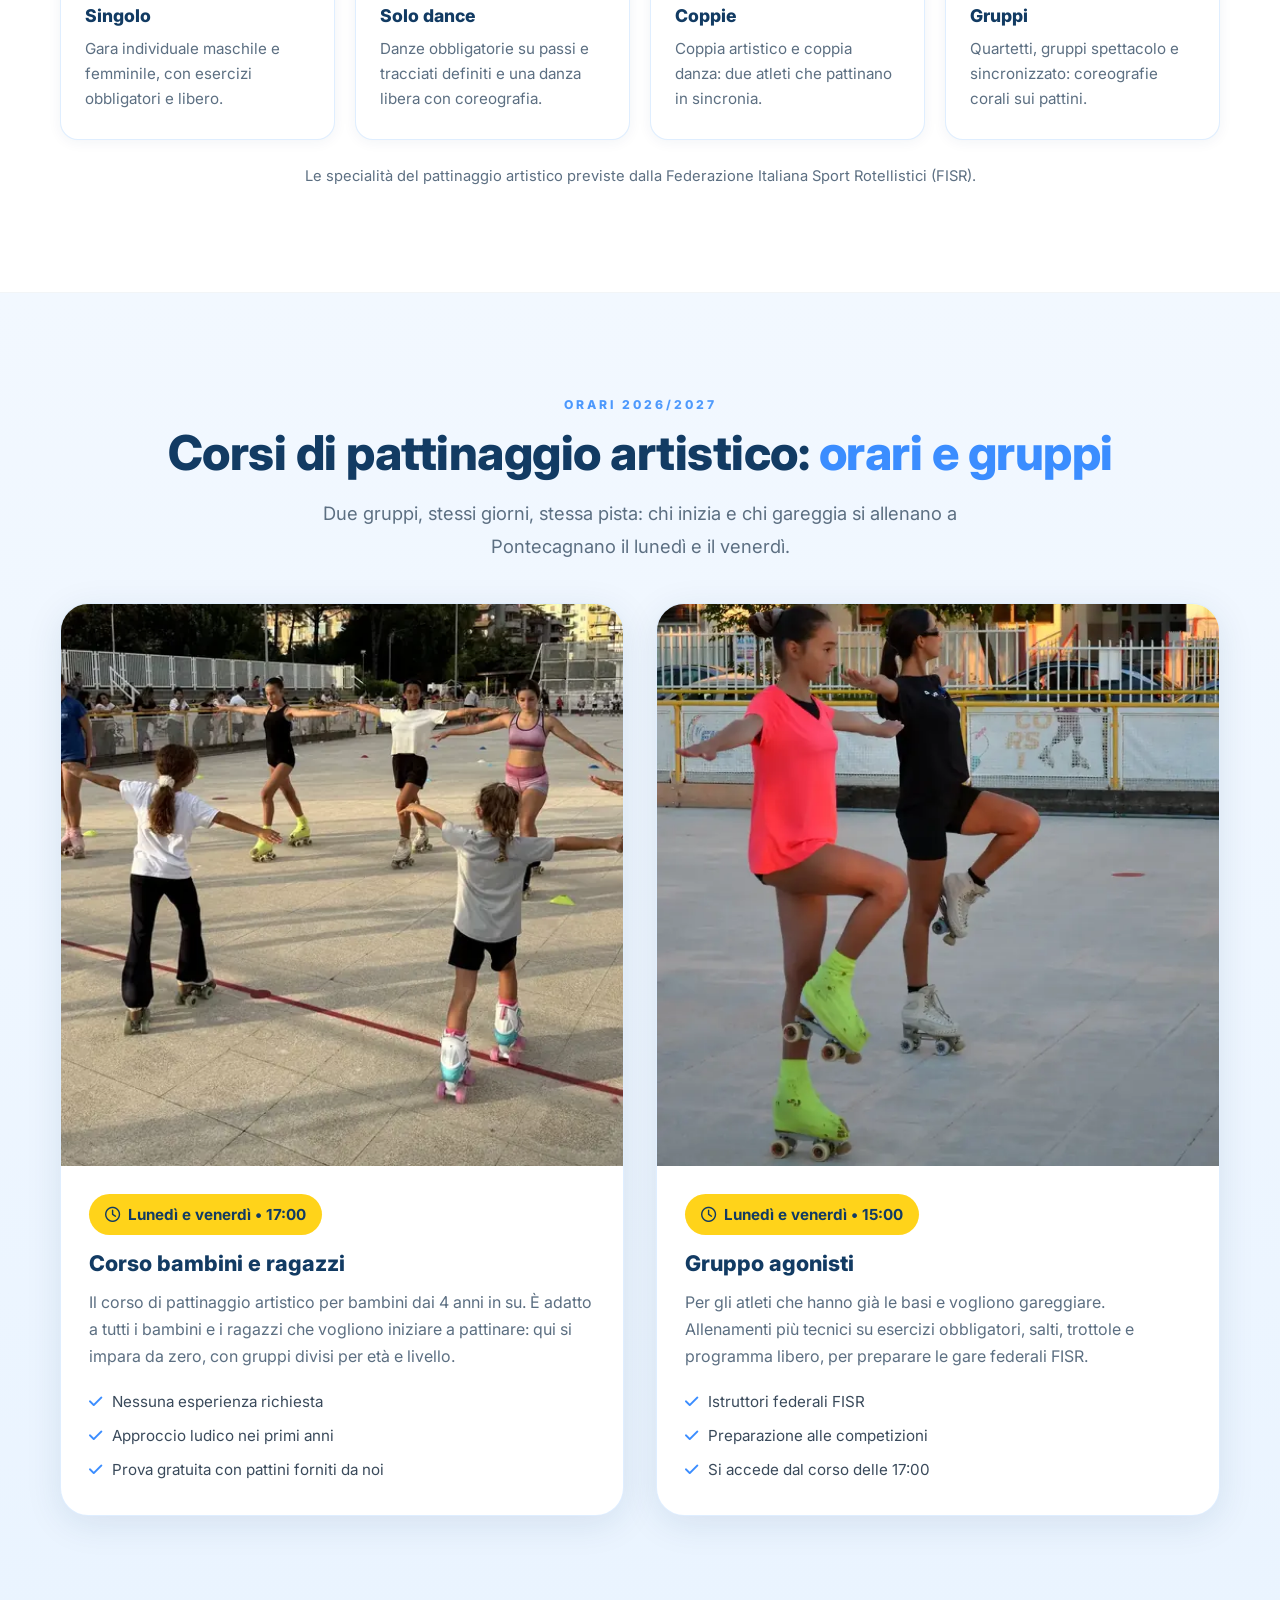
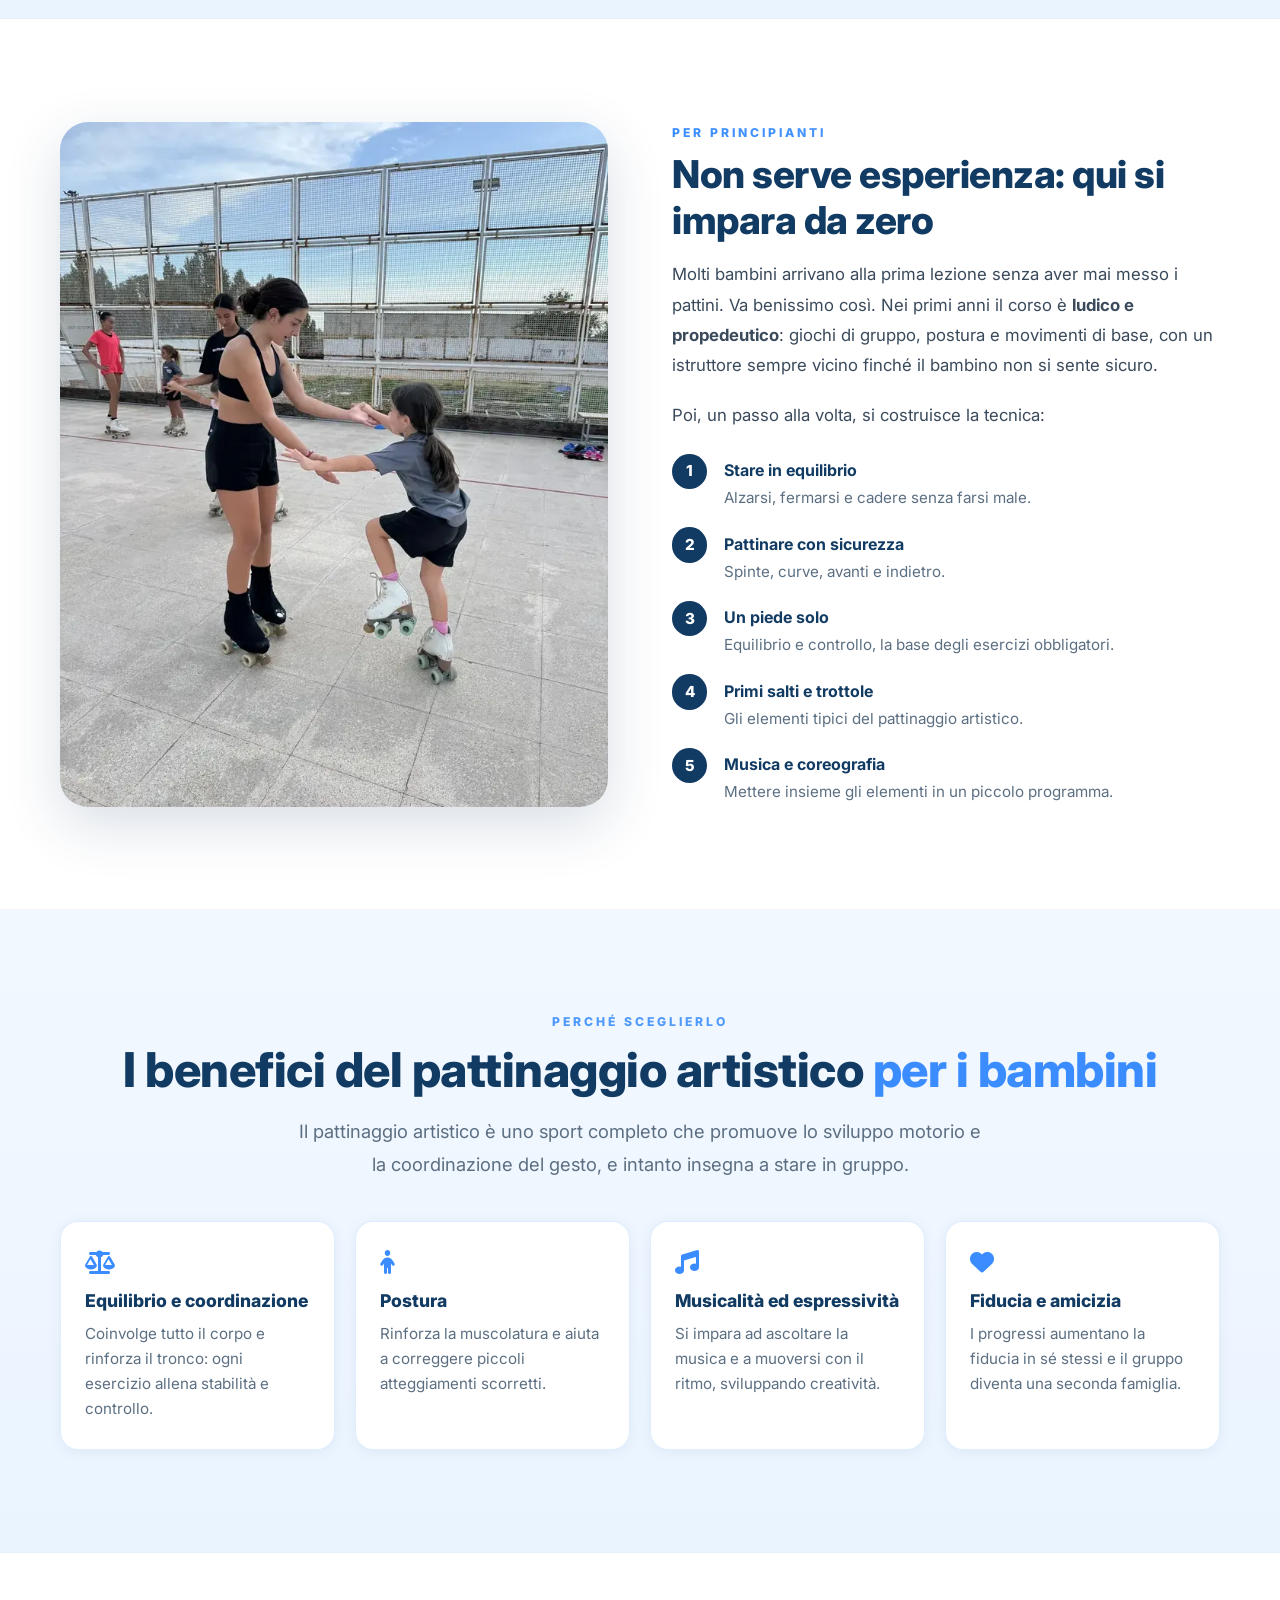
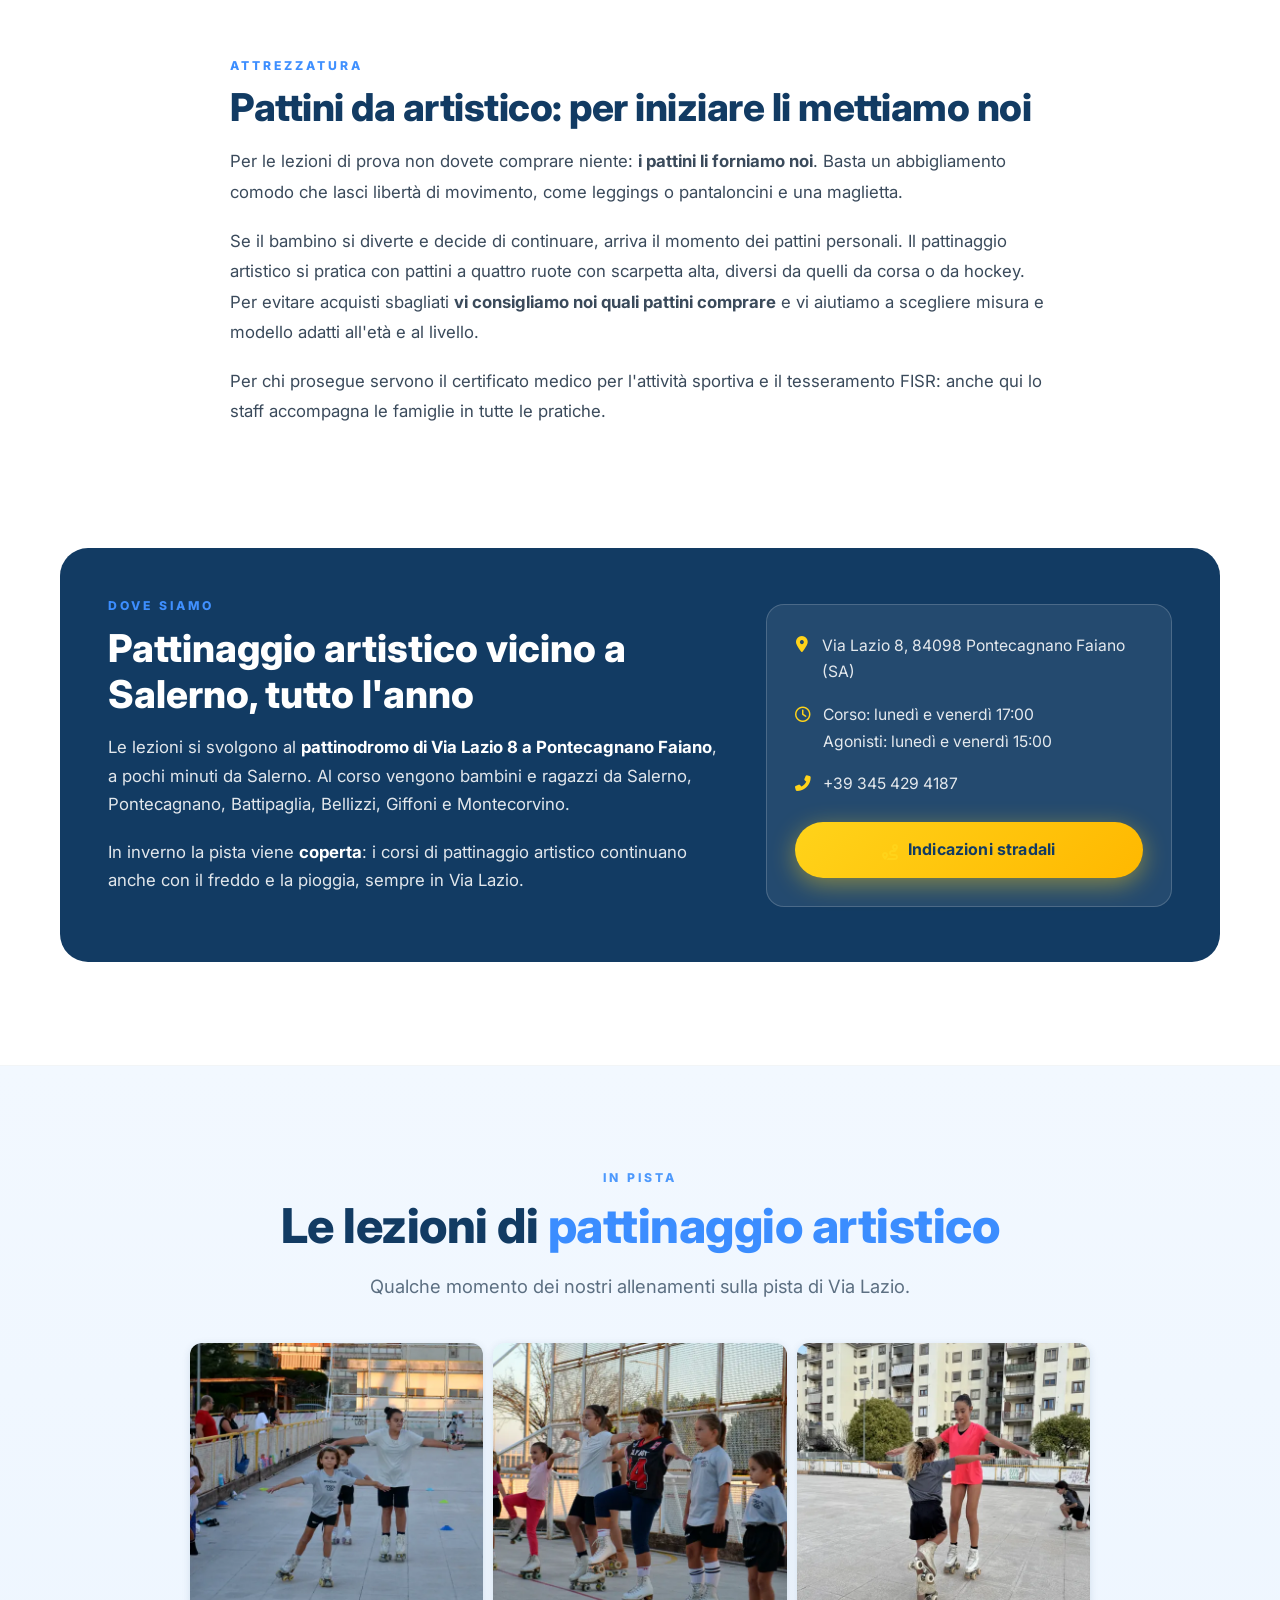
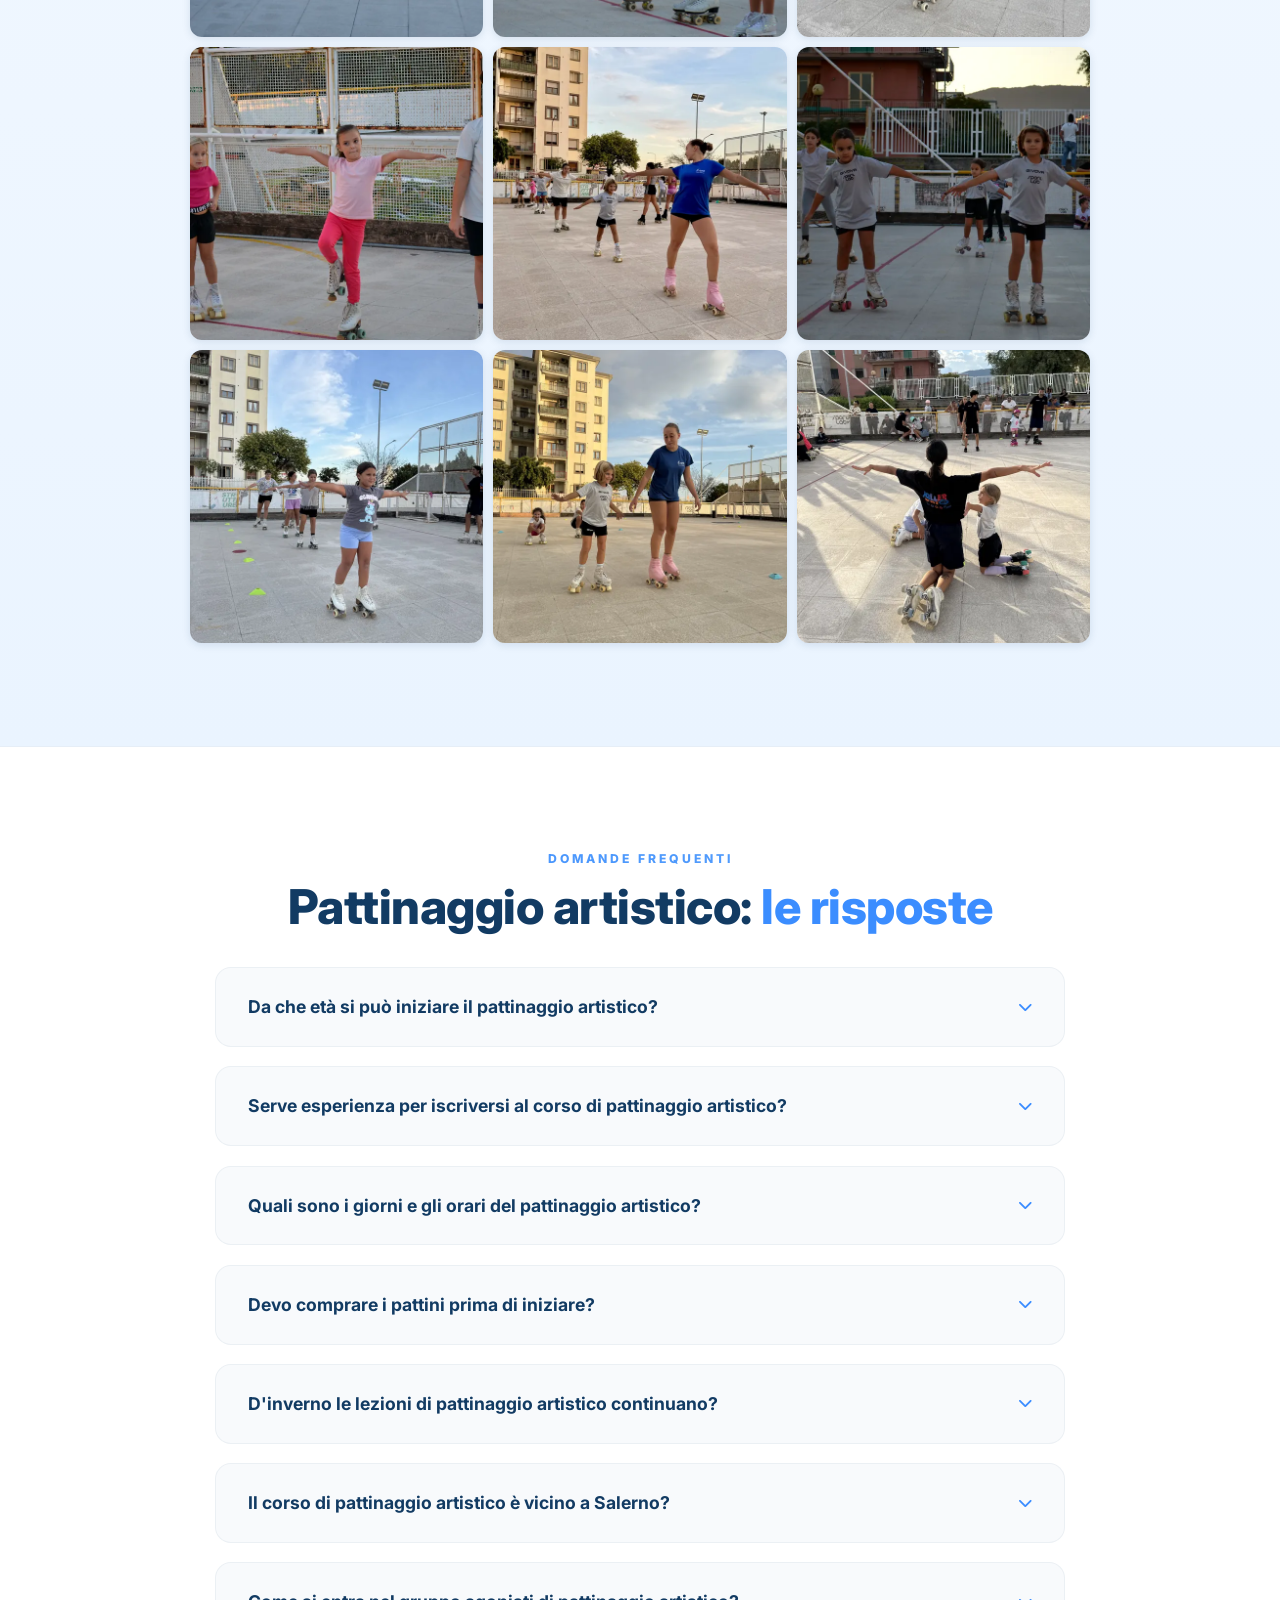
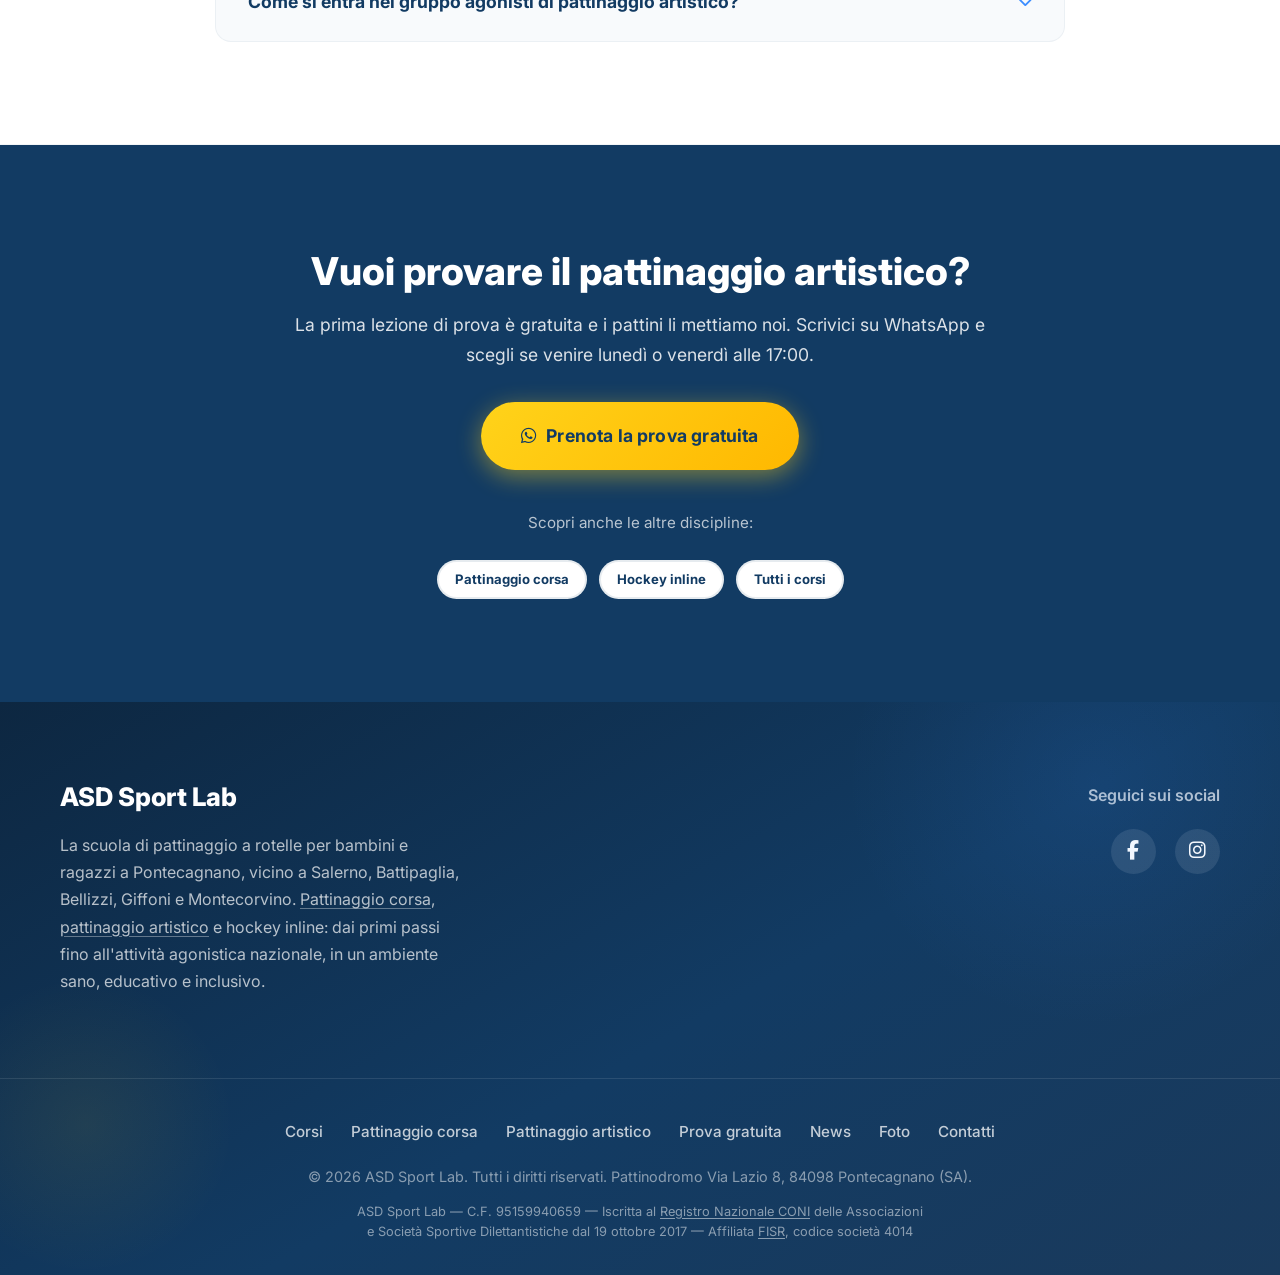
<file: pattinaggio-artistico-salerno.html>
<!DOCTYPE html>
<html lang="it">
<head>
    <meta charset="UTF-8">
    <meta name="viewport" content="width=device-width, initial-scale=1.0">
    <title>Pattinaggio Artistico Salerno e Pontecagnano | ASD Sport Lab</title>
    <meta name="description" content="Pattinaggio artistico a rotelle a Pontecagnano, vicino Salerno: corsi per bambini dai 4 anni lunedì e venerdì alle 17 e gruppo agonisti FISR. Prova gratuita.">
    <meta name="robots" content="index, follow, max-image-preview:large">
    <link rel="canonical" href="https://asdsportlab.eu/pattinaggio-artistico-salerno.html">

    <!-- Open Graph / Social -->
    <meta property="og:type" content="website">
    <meta property="og:title" content="Pattinaggio artistico a Salerno e Pontecagnano | ASD Sport Lab">
    <meta property="og:description" content="Corsi di pattinaggio artistico a rotelle per bambini dai 4 anni, lunedì e venerdì alle 17, e gruppo agonisti. Si impara da zero, i pattini per la prova li mettiamo noi.">
    <meta property="og:url" content="https://asdsportlab.eu/pattinaggio-artistico-salerno.html">
    <meta property="og:image" content="https://asdsportlab.eu/images/pattinaggio-artistico/pattinaggio-artistico-salerno-og.jpg">
    <meta property="og:image:width" content="1200">
    <meta property="og:image:height" content="630">
    <meta property="og:image:alt" content="Bambine con le braccia aperte durante il corso di pattinaggio artistico a rotelle di ASD Sport Lab a Pontecagnano, vicino Salerno">
    <meta property="og:locale" content="it_IT">
    <meta property="og:site_name" content="ASD Sport Lab">
    <meta name="twitter:card" content="summary_large_image">
    <meta name="twitter:title" content="Pattinaggio artistico a Salerno e Pontecagnano | ASD Sport Lab">
    <meta name="twitter:description" content="Corsi di pattinaggio artistico a rotelle per bambini dai 4 anni, lunedì e venerdì alle 17, e gruppo agonisti. Prova gratuita con pattini inclusi.">
    <meta name="twitter:image" content="https://asdsportlab.eu/images/pattinaggio-artistico/pattinaggio-artistico-salerno-og.jpg">

    <!-- Font e icone non bloccanti (stesso schema di index.html) -->
    <link rel="preconnect" href="https://fonts.googleapis.com">
    <link rel="preconnect" href="https://fonts.gstatic.com" crossorigin>
    <link rel="stylesheet" href="https://fonts.googleapis.com/css2?family=Inter:wght@400;500;600;700;800&display=swap" media="print" onload="this.media='all'">
    <noscript><link rel="stylesheet" href="https://fonts.googleapis.com/css2?family=Inter:wght@400;500;600;700;800&display=swap"></noscript>
    <link rel="stylesheet" href="https://cdnjs.cloudflare.com/ajax/libs/font-awesome/6.4.0/css/all.min.css" media="print" onload="this.media='all'">
    <noscript><link rel="stylesheet" href="https://cdnjs.cloudflare.com/ajax/libs/font-awesome/6.4.0/css/all.min.css"></noscript>

    <link rel="stylesheet" href="/css/style.css">
    <link rel="stylesheet" href="/css/enhanced.css">

    <link rel="icon" href="/favicon.ico" sizes="any">
    <link rel="icon" type="image/png" sizes="48x48" href="/images/loghi/sportlab-48.png">
    <link rel="apple-touch-icon" sizes="180x180" href="/images/loghi/sportlab-180.png">
    <meta name="theme-color" content="#123B63">

    <script type="application/ld+json">
{
  "@context": "https://schema.org",
  "@graph": [
    {
      "@type": "WebPage",
      "@id": "https://asdsportlab.eu/pattinaggio-artistico-salerno.html#webpage",
      "url": "https://asdsportlab.eu/pattinaggio-artistico-salerno.html",
      "name": "Pattinaggio Artistico Salerno e Pontecagnano | ASD Sport Lab",
      "description": "Pattinaggio artistico a rotelle a Pontecagnano, vicino Salerno: corsi per bambini dai 4 anni lunedì e venerdì alle 17 e gruppo agonisti FISR. Prova gratuita.",
      "inLanguage": "it-IT",
      "isPartOf": {
        "@type": "WebSite",
        "url": "https://asdsportlab.eu/",
        "name": "ASD Sport Lab"
      },
      "about": {
        "@id": "https://asdsportlab.eu/pattinaggio-artistico-salerno.html#corso"
      },
      "primaryImageOfPage": "https://asdsportlab.eu/images/pattinaggio-artistico/corso-pattinaggio-artistico-salerno-bambine.webp",
      "breadcrumb": {
        "@id": "https://asdsportlab.eu/pattinaggio-artistico-salerno.html#breadcrumb"
      }
    },
    {
      "@type": "Service",
      "@id": "https://asdsportlab.eu/pattinaggio-artistico-salerno.html#corso",
      "name": "Corso di pattinaggio artistico a rotelle",
      "serviceType": "Corso di pattinaggio artistico a rotelle per bambini e ragazzi",
      "description": "Corsi di pattinaggio artistico a rotelle per bambini e ragazzi dai 4 anni, anche principianti, lunedì e venerdì alle 17:00. Gruppo agonisti lunedì e venerdì alle 15:00. Pista di Via Lazio 8 a Pontecagnano Faiano, coperta in inverno.",
      "image": [
        "https://asdsportlab.eu/images/pattinaggio-artistico/corso-pattinaggio-artistico-salerno-bambine.webp",
        "https://asdsportlab.eu/images/pattinaggio-artistico/corso-pattinaggio-artistico-bambini-pontecagnano.webp",
        "https://asdsportlab.eu/images/pattinaggio-artistico/pattinaggio-artistico-salerno-og.jpg"
      ],
      "provider": {
        "@id": "https://asdsportlab.eu/#organization"
      },
      "audience": {
        "@type": "PeopleAudience",
        "suggestedMinAge": 4
      },
      "areaServed": [
        { "@type": "City", "name": "Salerno" },
        { "@type": "City", "name": "Pontecagnano Faiano" },
        { "@type": "City", "name": "Battipaglia" },
        { "@type": "City", "name": "Bellizzi" },
        { "@type": "City", "name": "Giffoni Valle Piana" },
        { "@type": "City", "name": "Montecorvino Pugliano" }
      ]
    },
    {
      "@type": ["SportsActivityLocation", "SportsOrganization"],
      "@id": "https://asdsportlab.eu/#organization",
      "name": "ASD Sport Lab",
      "url": "https://asdsportlab.eu/",
      "logo": "https://asdsportlab.eu/images/loghi/sportlab-512.png",
      "image": "https://asdsportlab.eu/images/home/bambini-sui-pattini.webp",
      "telephone": "+393454294187",
      "email": "asdsportlab0@gmail.com",
      "sport": ["Pattinaggio artistico a rotelle", "Pattinaggio corsa", "Hockey inline"],
      "address": {
        "@type": "PostalAddress",
        "streetAddress": "Via Lazio 8",
        "addressLocality": "Pontecagnano Faiano",
        "postalCode": "84098",
        "addressRegion": "SA",
        "addressCountry": "IT"
      },
      "geo": {
        "@type": "GeoCoordinates",
        "latitude": 40.6405,
        "longitude": 14.8812
      }
    },
    {
      "@type": "BreadcrumbList",
      "@id": "https://asdsportlab.eu/pattinaggio-artistico-salerno.html#breadcrumb",
      "itemListElement": [
        {
          "@type": "ListItem",
          "position": 1,
          "name": "Home",
          "item": "https://asdsportlab.eu/"
        },
        {
          "@type": "ListItem",
          "position": 2,
          "name": "Corsi",
          "item": "https://asdsportlab.eu/#corsi"
        },
        {
          "@type": "ListItem",
          "position": 3,
          "name": "Pattinaggio artistico",
          "item": "https://asdsportlab.eu/pattinaggio-artistico-salerno.html"
        }
      ]
    },
    {
      "@type": "FAQPage",
      "@id": "https://asdsportlab.eu/pattinaggio-artistico-salerno.html#faq",
      "mainEntity": [
        {
          "@type": "Question",
          "name": "Da che età si può iniziare il pattinaggio artistico?",
          "acceptedAnswer": {
            "@type": "Answer",
            "text": "Si può iniziare dai 4 anni. Nei primi anni il corso è ludico e propedeutico: giochi di gruppo, postura e movimenti di base, per imparare a stare sui pattini divertendosi."
          }
        },
        {
          "@type": "Question",
          "name": "Serve esperienza per iscriversi al corso di pattinaggio artistico?",
          "acceptedAnswer": {
            "@type": "Answer",
            "text": "No, nessuna esperienza. Il corso delle 17:00 è pensato proprio per chi parte da zero: gli istruttori seguono i bambini dal primo passo sui pattini."
          }
        },
        {
          "@type": "Question",
          "name": "Quali sono i giorni e gli orari del pattinaggio artistico?",
          "acceptedAnswer": {
            "@type": "Answer",
            "text": "Il corso di pattinaggio artistico per bambini e ragazzi si svolge il lunedì e il venerdì alle 17:00. Il gruppo agonisti si allena il lunedì e il venerdì alle 15:00. Le lezioni sono sulla pista di Via Lazio 8 a Pontecagnano Faiano."
          }
        },
        {
          "@type": "Question",
          "name": "Devo comprare i pattini prima di iniziare?",
          "acceptedAnswer": {
            "@type": "Answer",
            "text": "No. Per le prove i pattini li forniamo noi. Quando il bambino decide di continuare vi consigliamo quali pattini da artistico comprare e vi aiutiamo noi nella scelta della misura e del modello."
          }
        },
        {
          "@type": "Question",
          "name": "D'inverno le lezioni di pattinaggio artistico continuano?",
          "acceptedAnswer": {
            "@type": "Answer",
            "text": "Sì. In inverno la pista di Via Lazio viene coperta, quindi i corsi proseguono anche con il freddo e la pioggia, sempre nello stesso posto."
          }
        },
        {
          "@type": "Question",
          "name": "Il corso di pattinaggio artistico è vicino a Salerno?",
          "acceptedAnswer": {
            "@type": "Answer",
            "text": "Sì. La pista è in Via Lazio 8 a Pontecagnano Faiano, a pochi minuti da Salerno. Al corso vengono bambini e ragazzi da Salerno, Pontecagnano, Battipaglia, Bellizzi, Giffoni e Montecorvino."
          }
        },
        {
          "@type": "Question",
          "name": "Come si entra nel gruppo agonisti di pattinaggio artistico?",
          "acceptedAnswer": {
            "@type": "Answer",
            "text": "Si parte dal corso delle 17:00. Quando l'atleta ha acquisito le basi tecniche e ha voglia di gareggiare, gli istruttori propongono il passaggio al gruppo agonisti, che si allena alle 15:00 e partecipa alle gare federali FISR."
          }
        }
      ]
    }
  ]
}
    </script>
</head>
<body>

    <header id="header">
        <div class="container header-container">
            <a href="/" class="logo">
                <img src="/images/loghi/sportlab.webp" alt="ASD Sport Lab - Scuola di Pattinaggio Pontecagnano Salerno" class="logo-img" width="328" height="158" fetchpriority="high">
            </a>
            <nav class="main-nav">
                <ul class="nav-links">
                    <li><a href="/#perche-noi">Perché Noi</a></li>
                    <li><a href="/#corsi" class="nav-link-active">Corsi</a></li>
                    <li><a href="/#prova">Prova Gratuita</a></li>
                    <li><a href="/#staff">Staff</a></li>
                    <li><a href="/#eventi">Trasferte</a></li>
                    <li><a href="/news.html">News</a></li>
                    <li><a href="/#contatti">Contatti</a></li>
                </ul>
                <a href="https://wa.me/393454294187?text=Salve%2C%20vorrei%20informazioni%20sul%20corso%20di%20pattinaggio%20artistico."
                    class="btn btn-primary nav-cta"><i class="fab fa-whatsapp"></i> Scrivici</a>
            </nav>
            <button class="mobile-menu-btn" aria-label="Apri menu"><i class="fas fa-bars"></i></button>
        </div>
    </header>

    <div class="mobile-nav-overlay">
        <div class="mobile-nav-menu">
            <button class="close-menu-btn" aria-label="Chiudi menu"><i class="fas fa-times"></i></button>
            <ul>
                <li><a href="/#perche-noi">Perché Noi</a></li>
                <li><a href="/#corsi">Corsi</a></li>
                <li><a href="/#prova">Prova Gratuita</a></li>
                <li><a href="/#staff">Staff</a></li>
                <li><a href="/#eventi">Trasferte</a></li>
                <li><a href="/news.html">News</a></li>
                <li><a href="/#contatti">Contatti</a></li>
            </ul>
            <a href="https://wa.me/393454294187?text=Salve%2C%20vorrei%20informazioni%20sul%20corso%20di%20pattinaggio%20artistico."
                class="btn btn-cta"><i class="fab fa-whatsapp"></i> Contattaci su WhatsApp</a>
        </div>
    </div>

    <main class="disc-page">
        <!-- Hero -->
        <section class="disc-hero">
            <div class="container">
                <nav class="news-breadcrumb" aria-label="Breadcrumb">
                    <a href="/"><i class="fas fa-home"></i> Home</a>
                    <span class="breadcrumb-sep"><i class="fas fa-chevron-right"></i></span>
                    <a href="/#corsi">Corsi</a>
                    <span class="breadcrumb-sep"><i class="fas fa-chevron-right"></i></span>
                    <span class="breadcrumb-current">Pattinaggio artistico</span>
                </nav>

                <div class="disc-hero-grid">
                    <div>
                        <span class="section-eyebrow">Corso di pattinaggio artistico a rotelle</span>
                        <h1>Pattinaggio artistico a <span class="text-accent">Salerno e Pontecagnano</span></h1>
                        <p class="lead">Il corso di <strong>pattinaggio artistico a rotelle</strong> di ASD Sport Lab è
                            aperto a tutti i bambini e i ragazzi che vogliono iniziare a pattinare, <strong>anche da
                            zero</strong>. Equilibrio, eleganza e musica sulla pista di Via Lazio a Pontecagnano, a pochi
                            minuti da Salerno, con istruttori federali FISR.</p>

                        <div class="disc-facts">
                            <div class="disc-fact"><i class="fas fa-child"></i><span><strong>Dai 4 anni</strong>bambini e ragazzi</span></div>
                            <div class="disc-fact"><i class="far fa-clock"></i><span><strong>Lunedì e venerdì</strong>ore 17:00</span></div>
                            <div class="disc-fact"><i class="fas fa-map-marker-alt"></i><span><strong>Via Lazio 8</strong>Pontecagnano (SA)</span></div>
                            <div class="disc-fact"><i class="fas fa-shoe-prints"></i><span><strong>Pattini inclusi</strong>per la prova gratuita</span></div>
                        </div>

                        <div class="disc-hero-cta">
                            <a href="https://wa.me/393454294187?text=Salve%2C%20vorrei%20prenotare%20una%20prova%20gratuita%20di%20pattinaggio%20artistico.%20Vi%20scrivo%20dal%20sito."
                                class="btn btn-cta btn-large" target="_blank" rel="noopener">
                                <i class="fab fa-whatsapp"></i> Prenota la prova gratuita
                            </a>
                            <a href="#orari" class="btn btn-outline btn-large">Orari e gruppi</a>
                        </div>
                    </div>

                    <div class="disc-hero-img">
                        <img src="/images/pattinaggio-artistico/corso-pattinaggio-artistico-salerno-bambine.webp"
                            srcset="/images/pattinaggio-artistico/corso-pattinaggio-artistico-salerno-bambine-720.webp 720w, /images/pattinaggio-artistico/corso-pattinaggio-artistico-salerno-bambine.webp 961w"
                            sizes="(max-width: 900px) 90vw, 420px"
                            alt="Allieve di diverse età in equilibrio su un piede durante il corso di pattinaggio artistico a rotelle ASD Sport Lab a Pontecagnano, vicino Salerno"
                            width="961" height="1200" fetchpriority="high">
                    </div>
                </div>
            </div>
        </section>

        <!-- Cos'è -->
        <section class="section disc-intro">
            <div class="container">
                <div class="disc-text disc-narrow">
                    <span class="section-eyebrow">La disciplina</span>
                    <h2>Cos'è il pattinaggio artistico a rotelle</h2>
                    <p>Il pattinaggio artistico è una disciplina sportiva del pattinaggio a rotelle in cui gli atleti si
                        esibiscono <strong>da soli, in coppia o in gruppo</strong>, eseguendo esercizi di difficoltà
                        crescente sui pattini a quattro ruote (e, in alcune specialità, sui pattini in linea). L'obiettivo
                        è esaltare insieme i valori tecnici e quelli artistici: la precisione del gesto e la bellezza
                        dell'esecuzione.</p>
                    <p>Chi gareggia nel singolo si confronta in due tipi di prova, molto diversi tra loro.</p>

                    <h3>Esercizi obbligatori: la precisione</h3>
                    <p>Negli esercizi obbligatori conta soprattutto la <strong>precisione</strong>. L'atleta percorre dei
                        cerchi tracciati sul pavimento in appoggio su un solo piede, eseguendo figure di difficoltà
                        stabilite dal regolamento. Sono esercizi che costruiscono controllo del corpo, filo e
                        concentrazione.</p>

                    <h3>Esercizio libero: l'esibizione</h3>
                    <p>Nel libero conta l'<strong>esibizione</strong>: salti, trottole, passi e andature eseguiti
                        interpretando un brano musicale. È la parte più spettacolare del pattinaggio artistico, quella in
                        cui tecnica ed espressività diventano un programma da presentare alla giuria.</p>
                </div>

                <div class="disc-cards">
                    <div class="disc-card">
                        <i class="fas fa-user"></i>
                        <h3>Singolo</h3>
                        <p>Gara individuale maschile e femminile, con esercizi obbligatori e libero.</p>
                    </div>
                    <div class="disc-card">
                        <i class="fas fa-music"></i>
                        <h3>Solo dance</h3>
                        <p>Danze obbligatorie su passi e tracciati definiti e una danza libera con coreografia.</p>
                    </div>
                    <div class="disc-card">
                        <i class="fas fa-user-friends"></i>
                        <h3>Coppie</h3>
                        <p>Coppia artistico e coppia danza: due atleti che pattinano in sincronia.</p>
                    </div>
                    <div class="disc-card">
                        <i class="fas fa-users"></i>
                        <h3>Gruppi</h3>
                        <p>Quartetti, gruppi spettacolo e sincronizzato: coreografie corali sui pattini.</p>
                    </div>
                </div>
                <p class="disc-note">Le
                    specialità del pattinaggio artistico previste dalla Federazione Italiana Sport Rotellistici (FISR).</p>
            </div>
        </section>

        <!-- Orari e gruppi -->
        <section id="orari" class="section bg-light">
            <div class="container">
                <div class="section-header text-center">
                    <span class="section-eyebrow">Orari 2026/2027</span>
                    <h2 class="section-title">Corsi di pattinaggio artistico: <span class="text-accent">orari e gruppi</span></h2>
                    <p class="section-intro lead">Due gruppi, stessi giorni, stessa pista: chi
                        inizia e chi gareggia si allenano a Pontecagnano il lunedì e il venerdì.</p>
                </div>

                <div class="disc-groups">
                    <article class="disc-group">
                        <img src="/images/pattinaggio-artistico/corso-pattinaggio-artistico-bambini-pontecagnano.webp"
                            srcset="/images/pattinaggio-artistico/corso-pattinaggio-artistico-bambini-pontecagnano-720.webp 720w, /images/pattinaggio-artistico/corso-pattinaggio-artistico-bambini-pontecagnano.webp 1200w"
                            sizes="(max-width: 900px) 90vw, 530px"
                            alt="Bambini con le braccia aperte tra i coni durante il corso di pattinaggio artistico per principianti di ASD Sport Lab a Pontecagnano"
                            width="1200" height="900" loading="lazy" decoding="async">
                        <div class="disc-group-body">
                            <span class="disc-group-time"><i class="far fa-clock"></i> Lunedì e venerdì • 17:00</span>
                            <h3>Corso bambini e ragazzi</h3>
                            <p>Il corso di pattinaggio artistico per bambini dai 4 anni in su. È adatto a tutti i bambini e
                                i ragazzi che vogliono iniziare a pattinare: qui si impara da zero, con gruppi divisi per età
                                e livello.</p>
                            <ul>
                                <li><i class="fas fa-check"></i> Nessuna esperienza richiesta</li>
                                <li><i class="fas fa-check"></i> Approccio ludico nei primi anni</li>
                                <li><i class="fas fa-check"></i> Prova gratuita con pattini forniti da noi</li>
                            </ul>
                        </div>
                    </article>

                    <article class="disc-group">
                        <img src="/images/pattinaggio-artistico/pattinaggio-artistico-agoniste-esercizi-obbligatori.webp"
                            srcset="/images/pattinaggio-artistico/pattinaggio-artistico-agoniste-esercizi-obbligatori-720.webp 720w, /images/pattinaggio-artistico/pattinaggio-artistico-agoniste-esercizi-obbligatori.webp 961w"
                            sizes="(max-width: 900px) 90vw, 530px"
                            alt="Due atlete del gruppo agonisti di pattinaggio artistico ASD Sport Lab in equilibrio su un piede con le braccia aperte"
                            width="961" height="1200" loading="lazy" decoding="async" class="disc-group-img--tall">
                        <div class="disc-group-body">
                            <span class="disc-group-time"><i class="far fa-clock"></i> Lunedì e venerdì • 15:00</span>
                            <h3>Gruppo agonisti</h3>
                            <p>Per gli atleti che hanno già le basi e vogliono gareggiare. Allenamenti più tecnici su
                                esercizi obbligatori, salti, trottole e programma libero, per preparare le gare federali
                                FISR.</p>
                            <ul>
                                <li><i class="fas fa-check"></i> Istruttori federali FISR</li>
                                <li><i class="fas fa-check"></i> Preparazione alle competizioni</li>
                                <li><i class="fas fa-check"></i> Si accede dal corso delle 17:00</li>
                            </ul>
                        </div>
                    </article>
                </div>
            </div>
        </section>

        <!-- Si impara da zero -->
        <section class="section">
            <div class="container">
                <div class="disc-split">
                    <div class="disc-split-img">
                        <img src="/images/pattinaggio-artistico/istruttrice-pattinaggio-artistico-bambina-principiante.webp"
                            srcset="/images/pattinaggio-artistico/istruttrice-pattinaggio-artistico-bambina-principiante-720.webp 720w, /images/pattinaggio-artistico/istruttrice-pattinaggio-artistico-bambina-principiante.webp 960w"
                            sizes="(max-width: 900px) 90vw, 500px"
                            alt="Istruttrice di ASD Sport Lab tiene per mano una bambina ai primi passi sui pattini a rotelle durante la lezione di pattinaggio artistico"
                            width="960" height="1200" loading="lazy" decoding="async">
                    </div>
                    <div class="disc-text">
                        <span class="section-eyebrow">Per principianti</span>
                        <h2>Non serve esperienza: qui si impara da zero</h2>
                        <p>Molti bambini arrivano alla prima lezione senza aver mai messo i pattini. Va benissimo così. Nei
                            primi anni il corso è <strong>ludico e propedeutico</strong>: giochi di gruppo, postura e
                            movimenti di base, con un istruttore sempre vicino finché il bambino non si sente sicuro.</p>
                        <p>Poi, un passo alla volta, si costruisce la tecnica:</p>
                        <ol class="disc-steps">
                            <li><strong>Stare in equilibrio</strong><span>Alzarsi, fermarsi e cadere senza farsi male.</span></li>
                            <li><strong>Pattinare con sicurezza</strong><span>Spinte, curve, avanti e indietro.</span></li>
                            <li><strong>Un piede solo</strong><span>Equilibrio e controllo, la base degli esercizi obbligatori.</span></li>
                            <li><strong>Primi salti e trottole</strong><span>Gli elementi tipici del pattinaggio artistico.</span></li>
                            <li><strong>Musica e coreografia</strong><span>Mettere insieme gli elementi in un piccolo programma.</span></li>
                        </ol>
                    </div>
                </div>
            </div>
        </section>

        <!-- Benefici -->
        <section class="section bg-light">
            <div class="container">
                <div class="section-header text-center">
                    <span class="section-eyebrow">Perché sceglierlo</span>
                    <h2 class="section-title">I benefici del pattinaggio artistico <span class="text-accent">per i bambini</span></h2>
                    <p class="section-intro lead">Il pattinaggio artistico è uno sport completo
                        che promuove lo sviluppo motorio e la coordinazione del gesto, e intanto insegna a stare in gruppo.</p>
                </div>
                <div class="disc-cards">
                    <div class="disc-card">
                        <i class="fas fa-balance-scale"></i>
                        <h3>Equilibrio e coordinazione</h3>
                        <p>Coinvolge tutto il corpo e rinforza il tronco: ogni esercizio allena stabilità e controllo.</p>
                    </div>
                    <div class="disc-card">
                        <i class="fas fa-child"></i>
                        <h3>Postura</h3>
                        <p>Rinforza la muscolatura e aiuta a correggere piccoli atteggiamenti scorretti.</p>
                    </div>
                    <div class="disc-card">
                        <i class="fas fa-music"></i>
                        <h3>Musicalità ed espressività</h3>
                        <p>Si impara ad ascoltare la musica e a muoversi con il ritmo, sviluppando creatività.</p>
                    </div>
                    <div class="disc-card">
                        <i class="fas fa-heart"></i>
                        <h3>Fiducia e amicizia</h3>
                        <p>I progressi aumentano la fiducia in sé stessi e il gruppo diventa una seconda famiglia.</p>
                    </div>
                </div>
            </div>
        </section>

        <!-- Attrezzatura -->
        <section class="section disc-no-border">
            <div class="container">
                <div class="disc-text disc-narrow">
                    <span class="section-eyebrow">Attrezzatura</span>
                    <h2>Pattini da artistico: per iniziare li mettiamo noi</h2>
                    <p>Per le lezioni di prova non dovete comprare niente: <strong>i pattini li forniamo noi</strong>.
                        Basta un abbigliamento comodo che lasci libertà di movimento, come leggings o pantaloncini e una
                        maglietta.</p>
                    <p>Se il bambino si diverte e decide di continuare, arriva il momento dei pattini personali. Il
                        pattinaggio artistico si pratica con pattini a quattro ruote con scarpetta alta, diversi da quelli
                        da corsa o da hockey. Per evitare acquisti sbagliati <strong>vi consigliamo noi quali pattini
                        comprare</strong> e vi aiutiamo a scegliere misura e modello adatti all'età e al livello.</p>
                    <p>Per chi prosegue servono il certificato medico per l'attività sportiva e il tesseramento FISR:
                        anche qui lo staff accompagna le famiglie in tutte le pratiche.</p>
                </div>
            </div>
        </section>

        <!-- Dove siamo -->
        <section class="section disc-place-section">
            <div class="container">
                <div class="disc-place">
                    <div>
                        <span class="section-eyebrow">Dove siamo</span>
                        <h2>Pattinaggio artistico vicino a Salerno, tutto l'anno</h2>
                        <p>Le lezioni si svolgono al <strong>pattinodromo di Via Lazio 8 a Pontecagnano Faiano</strong>, a
                            pochi minuti da Salerno. Al corso vengono bambini e ragazzi da Salerno, Pontecagnano,
                            Battipaglia, Bellizzi, Giffoni e Montecorvino.</p>
                        <p>In inverno la pista viene <strong>coperta</strong>: i corsi di
                            pattinaggio artistico continuano anche con il freddo e la pioggia, sempre in Via Lazio.</p>
                    </div>
                    <div class="disc-place-box">
                        <p><i class="fas fa-map-marker-alt"></i><span>Via Lazio 8, 84098 Pontecagnano Faiano (SA)</span></p>
                        <p><i class="far fa-clock"></i><span>Corso: lunedì e venerdì 17:00<br>Agonisti: lunedì e venerdì 15:00</span></p>
                        <p><i class="fas fa-phone-alt"></i><span><a href="tel:+393454294187">+39 345 429 4187</a></span></p>
                        <a href="https://www.google.com/maps/dir/?api=1&amp;destination=Via+Lazio+8+84098+Pontecagnano+SA"
                            class="btn btn-cta" target="_blank" rel="noopener"><i class="fas fa-route"></i> Indicazioni stradali</a>
                    </div>
                </div>
            </div>
        </section>

        <!-- Foto -->
        <section class="section bg-light">
            <div class="container">
                <div class="section-header text-center">
                    <span class="section-eyebrow">In pista</span>
                    <h2 class="section-title">Le lezioni di <span class="text-accent">pattinaggio artistico</span></h2>
                    <p class="section-intro lead">Qualche momento dei nostri allenamenti
                        sulla pista di Via Lazio.</p>
                </div>
                <div class="news-gallery-grid disc-gallery">
                    <a href="/images/pattinaggio-artistico/allieve-pattinaggio-artistico-braccia-aperte.webp" class="news-gallery-link"><img src="/images/pattinaggio-artistico/miniature/allieve-pattinaggio-artistico-braccia-aperte.webp" alt="Allieve del corso di pattinaggio artistico che pattinano con le braccia aperte sulla pista di Pontecagnano" class="news-gallery-item" width="600" height="600" loading="lazy" decoding="async"></a>
                    <a href="/images/pattinaggio-artistico/esercizio-equilibrio-pattinaggio-artistico.webp" class="news-gallery-link"><img src="/images/pattinaggio-artistico/miniature/esercizio-equilibrio-pattinaggio-artistico.webp" alt="Bambine in fila durante un esercizio di equilibrio su un piede nel corso di pattinaggio artistico" class="news-gallery-item" width="600" height="600" loading="lazy" decoding="async"></a>
                    <a href="/images/pattinaggio-artistico/istruttrice-aiuta-bambina-pattinaggio-artistico.webp" class="news-gallery-link"><img src="/images/pattinaggio-artistico/miniature/istruttrice-aiuta-bambina-pattinaggio-artistico.webp" alt="Istruttrice che aiuta una bambina a trovare la posizione corretta sui pattini a rotelle" class="news-gallery-item" width="600" height="600" loading="lazy" decoding="async"></a>
                    <a href="/images/pattinaggio-artistico/bambina-equilibrio-pattini-quattro-ruote.webp" class="news-gallery-link"><img src="/images/pattinaggio-artistico/miniature/bambina-equilibrio-pattini-quattro-ruote.webp" alt="Bambina in equilibrio su un piede con i pattini a quattro ruote durante la lezione di pattinaggio artistico" class="news-gallery-item" width="600" height="600" loading="lazy" decoding="async"></a>
                    <a href="/images/pattinaggio-artistico/istruttrice-mostra-posizione-pattinaggio-artistico.webp" class="news-gallery-link"><img src="/images/pattinaggio-artistico/miniature/istruttrice-mostra-posizione-pattinaggio-artistico.webp" alt="Istruttrice che mostra la posizione delle braccia agli allievi del corso di pattinaggio artistico" class="news-gallery-item" width="600" height="600" loading="lazy" decoding="async"></a>
                    <a href="/images/pattinaggio-artistico/bambine-corso-pattinaggio-artistico-via-lazio.webp" class="news-gallery-link"><img src="/images/pattinaggio-artistico/miniature/bambine-corso-pattinaggio-artistico-via-lazio.webp" alt="Bambine con le braccia aperte durante il corso di pattinaggio artistico sulla pista di Via Lazio al tramonto" class="news-gallery-item" width="600" height="600" loading="lazy" decoding="async"></a>
                    <a href="/images/pattinaggio-artistico/bambina-pattinaggio-artistico-percorso-coni.webp" class="news-gallery-link"><img src="/images/pattinaggio-artistico/miniature/bambina-pattinaggio-artistico-percorso-coni.webp" alt="Bambina che pattina tra i coni con le braccia aperte durante il corso di pattinaggio artistico" class="news-gallery-item" width="600" height="600" loading="lazy" decoding="async"></a>
                    <a href="/images/pattinaggio-artistico/istruttrice-segue-allieva-pattinaggio-artistico.webp" class="news-gallery-link"><img src="/images/pattinaggio-artistico/miniature/istruttrice-segue-allieva-pattinaggio-artistico.webp" alt="Istruttrice che segue da vicino un'allieva del corso di pattinaggio artistico a rotelle" class="news-gallery-item" width="600" height="600" loading="lazy" decoding="async"></a>
                    <a href="/images/pattinaggio-artistico/primi-passi-pattinaggio-artistico-bambine.webp" class="news-gallery-link"><img src="/images/pattinaggio-artistico/miniature/primi-passi-pattinaggio-artistico-bambine.webp" alt="Istruttrice con le bambine più piccole ai primi passi sui pattini a rotelle" class="news-gallery-item" width="600" height="600" loading="lazy" decoding="async"></a>
                </div>
            </div>
        </section>

        <!-- FAQ -->
        <section id="faq" class="section faq-section">
            <div class="container">
                <div class="section-header text-center">
                    <span class="section-eyebrow">Domande frequenti</span>
                    <h2 class="section-title">Pattinaggio artistico: <span class="text-accent">le risposte</span></h2>
                </div>

                <div class="faq-container" style="max-width: 850px; margin: 0 auto;">
                    <div class="faq-accordion">
                        <details class="faq-item">
                            <summary class="faq-question">Da che età si può iniziare il pattinaggio artistico?</summary>
                            <div class="faq-answer">
                                <p>Si può iniziare dai 4 anni. Nei primi anni il corso è ludico e propedeutico: giochi di
                                    gruppo, postura e movimenti di base, per imparare a stare sui pattini divertendosi.</p>
                            </div>
                        </details>
                        <details class="faq-item">
                            <summary class="faq-question">Serve esperienza per iscriversi al corso di pattinaggio artistico?</summary>
                            <div class="faq-answer">
                                <p>No, nessuna esperienza. Il corso delle 17:00 è pensato proprio per chi parte da zero: gli
                                    istruttori seguono i bambini dal primo passo sui pattini.</p>
                            </div>
                        </details>
                        <details class="faq-item">
                            <summary class="faq-question">Quali sono i giorni e gli orari del pattinaggio artistico?</summary>
                            <div class="faq-answer">
                                <p>Il corso di pattinaggio artistico per bambini e ragazzi si svolge il lunedì e il venerdì
                                    alle 17:00. Il gruppo agonisti si allena il lunedì e il venerdì alle 15:00. Le lezioni
                                    sono sulla pista di Via Lazio 8 a Pontecagnano Faiano.</p>
                            </div>
                        </details>
                        <details class="faq-item">
                            <summary class="faq-question">Devo comprare i pattini prima di iniziare?</summary>
                            <div class="faq-answer">
                                <p>No. Per le prove i pattini li forniamo noi. Quando il bambino decide di continuare vi
                                    consigliamo quali pattini da artistico comprare e vi aiutiamo noi nella scelta della
                                    misura e del modello.</p>
                            </div>
                        </details>
                        <details class="faq-item">
                            <summary class="faq-question">D'inverno le lezioni di pattinaggio artistico continuano?</summary>
                            <div class="faq-answer">
                                <p>Sì. In inverno la pista di Via Lazio viene coperta, quindi i corsi proseguono anche con
                                    il freddo e la pioggia, sempre nello stesso posto.</p>
                            </div>
                        </details>
                        <details class="faq-item">
                            <summary class="faq-question">Il corso di pattinaggio artistico è vicino a Salerno?</summary>
                            <div class="faq-answer">
                                <p>Sì. La pista è in Via Lazio 8 a Pontecagnano Faiano, a pochi minuti da Salerno. Al corso
                                    vengono bambini e ragazzi da Salerno, Pontecagnano, Battipaglia, Bellizzi, Giffoni e
                                    Montecorvino.</p>
                            </div>
                        </details>
                        <details class="faq-item">
                            <summary class="faq-question">Come si entra nel gruppo agonisti di pattinaggio artistico?</summary>
                            <div class="faq-answer">
                                <p>Si parte dal corso delle 17:00. Quando l'atleta ha acquisito le basi tecniche e ha voglia
                                    di gareggiare, gli istruttori propongono il passaggio al gruppo agonisti, che si allena
                                    alle 15:00 e partecipa alle gare federali FISR.</p>
                            </div>
                        </details>
                    </div>
                </div>
            </div>
        </section>

        <!-- Chiusura -->
        <section class="section disc-final">
            <div class="container">
                <h2>Vuoi provare il pattinaggio artistico?</h2>
                <p>La prima lezione di
                    prova è gratuita e i pattini li mettiamo noi. Scrivici su WhatsApp e scegli se venire lunedì o
                    venerdì alle 17:00.</p>
                <a href="https://wa.me/393454294187?text=Salve%2C%20vorrei%20prenotare%20una%20prova%20gratuita%20di%20pattinaggio%20artistico.%20Vi%20scrivo%20dal%20sito."
                    class="btn btn-cta btn-large" target="_blank" rel="noopener">
                    <i class="fab fa-whatsapp"></i> Prenota la prova gratuita
                </a>
                <p class="disc-final-others">Scopri anche le altre discipline:</p>
                <div class="disc-others">
                    <a href="/pattinaggio-corsa-salerno.html" class="btn btn-outline btn-sm">Pattinaggio corsa</a>
                    <a href="/#corsi" class="btn btn-outline btn-sm">Hockey inline</a>
                    <a href="/#corsi" class="btn btn-outline btn-sm">Tutti i corsi</a>
                </div>
            </div>
        </section>
    </main>

    <footer class="footer">
        <div class="container footer-grid">
            <div class="footer-info">
                <h3 class="footer-title">ASD Sport Lab</h3>
                <p class="footer-description">La scuola di pattinaggio a rotelle per bambini e ragazzi a Pontecagnano,
                    vicino a Salerno, Battipaglia, Bellizzi, Giffoni e Montecorvino. <a href="/pattinaggio-corsa-salerno.html">Pattinaggio corsa</a>, <a href="/pattinaggio-artistico-salerno.html">pattinaggio
                    artistico</a> e hockey inline: dai primi passi fino all'attività agonistica nazionale, in un ambiente
                    sano, educativo e inclusivo.</p>
            </div>
            <div class="footer-social-box">
                <p class="footer-social-label">Seguici sui social</p>
                <div class="footer-social-icons">
                    <a href="https://www.facebook.com/sportLABPontecagnano/" aria-label="Seguici su Facebook"
                        class="social-link">
                        <i class="fab fa-facebook-f"></i>
                    </a>
                    <a href="https://instagram.com/sportlab_pontecagnano" target="_blank"
                        aria-label="Seguici su Instagram" class="social-link">
                        <i class="fab fa-instagram"></i>
                    </a>
                </div>
            </div>
        </div>
        <div class="footer-bottom text-center">
            <nav class="footer-nav" aria-label="Link utili">
                <a href="/#corsi">Corsi</a>
                <a href="/pattinaggio-corsa-salerno.html">Pattinaggio corsa</a>
                <a href="/pattinaggio-artistico-salerno.html">Pattinaggio artistico</a>
                <a href="/#prova">Prova gratuita</a>
                <a href="/news.html">News</a>
                <a href="/gallery.html">Foto</a>
                <a href="/#contatti">Contatti</a>
            </nav>
            <p>&copy; 2026 ASD Sport Lab. Tutti i diritti riservati. Pattinodromo Via Lazio 8, 84098 Pontecagnano (SA).</p>
            <p class="footer-legal"><span>ASD Sport Lab — C.F. 95159940659</span><span class="footer-legal-sep"> — </span><span>Iscritta al <a href="https://www.coni.it/it/registro-societa-sportive/home/registro-2-0/RegistroDettaglio.html?id_societa=107524" target="_blank" rel="noopener">Registro Nazionale CONI</a> delle Associazioni e Società Sportive Dilettantistiche dal 19 ottobre 2017</span><span class="footer-legal-sep"> — </span><span>Affiliata <a href="https://www.fisr.it/" target="_blank" rel="noopener">FISR</a>, codice società 4014</span></p>
        </div>
    </footer>

    <a href="https://wa.me/393454294187?text=Salve%2C%20vorrei%20informazioni%20sul%20corso%20di%20pattinaggio%20artistico."
        class="floating-wa" aria-label="Contattaci su WhatsApp">
        <i class="fab fa-whatsapp"></i>
    </a>

    <script src="/js/main.js"></script>
</body>
</html>
</file>
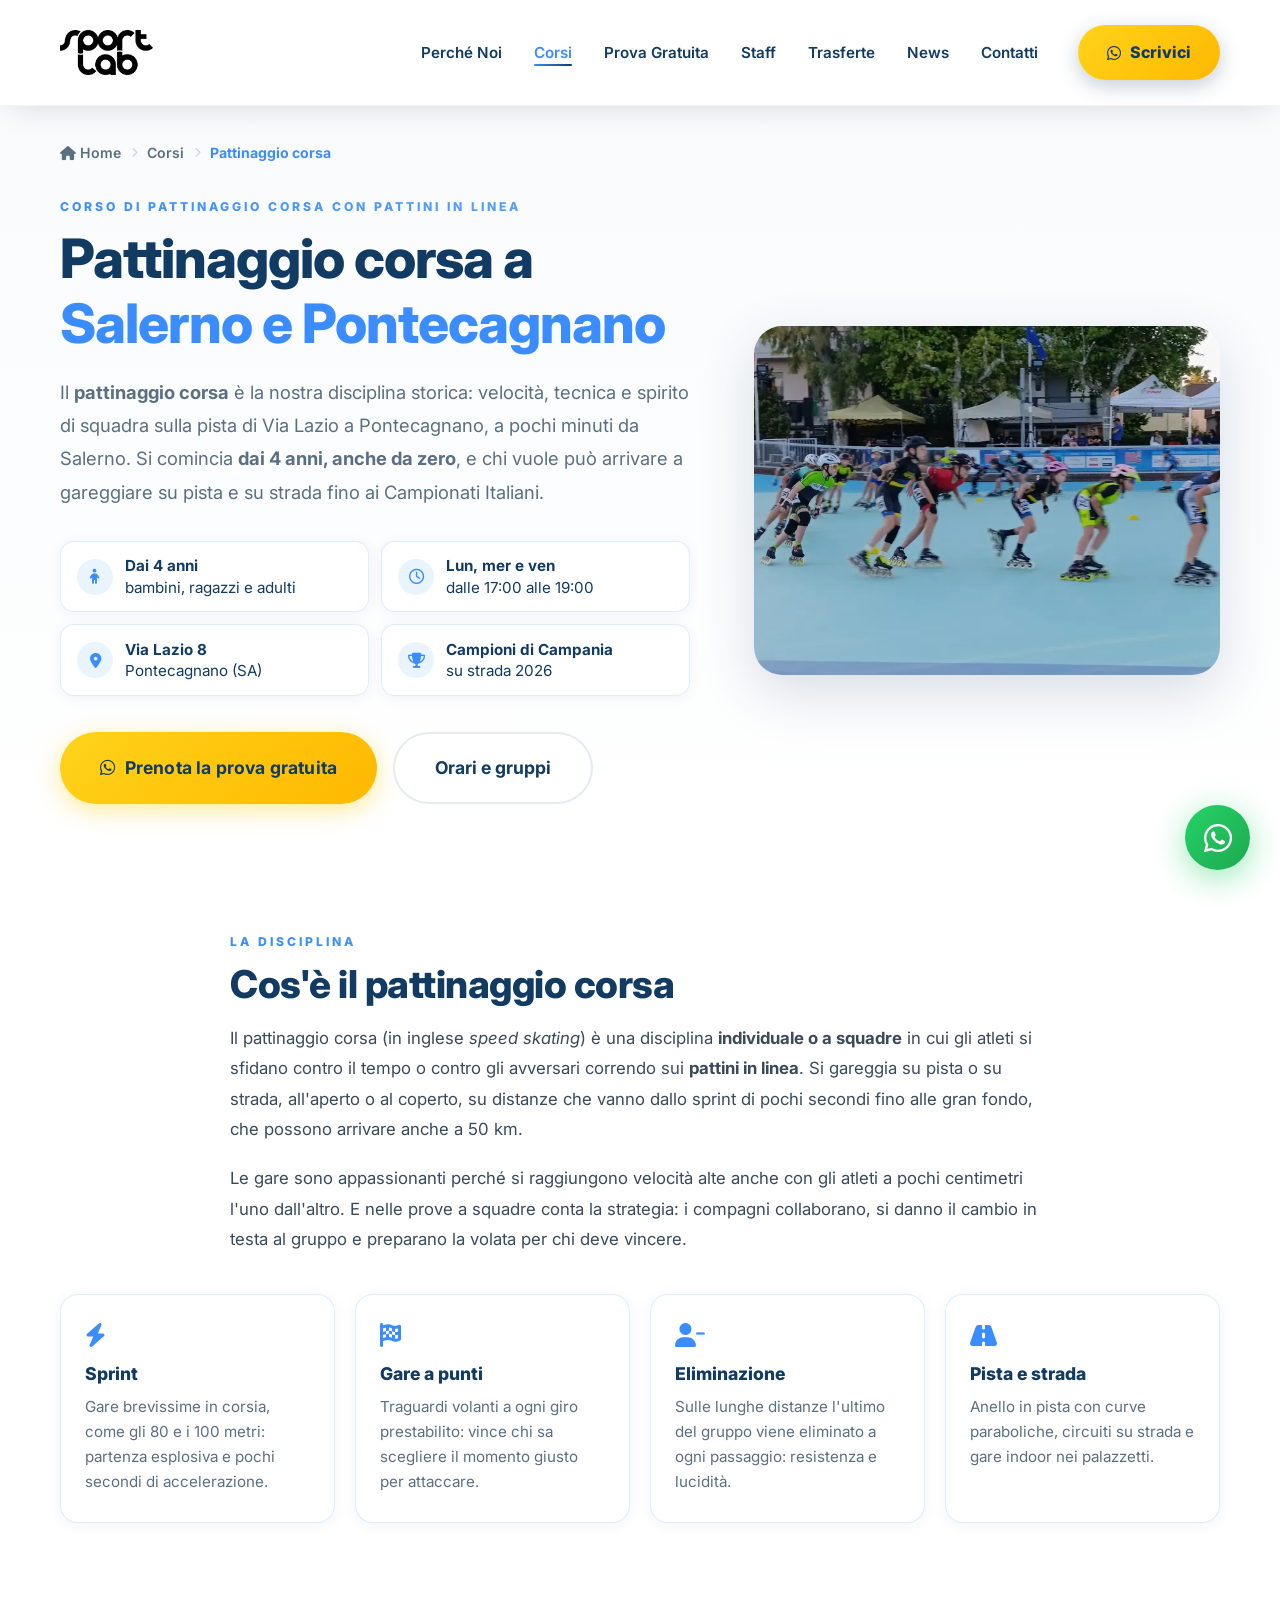
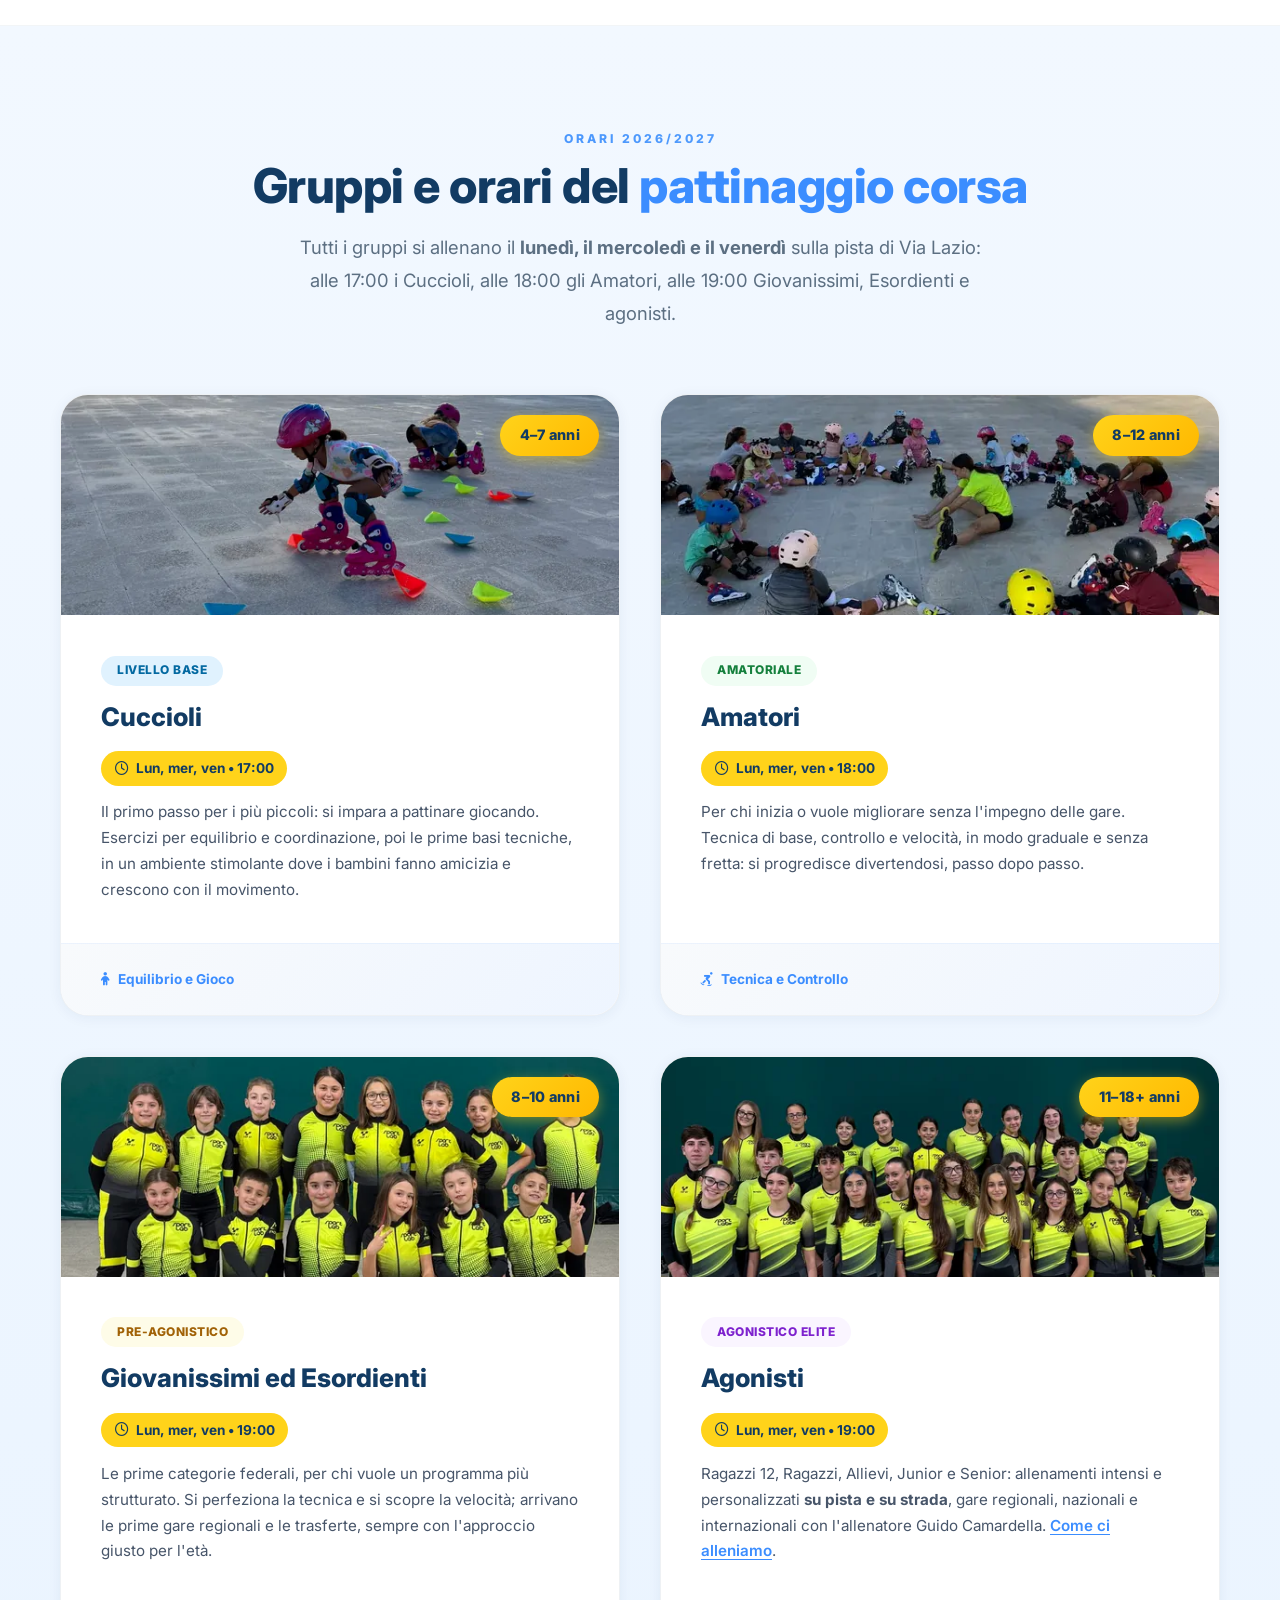
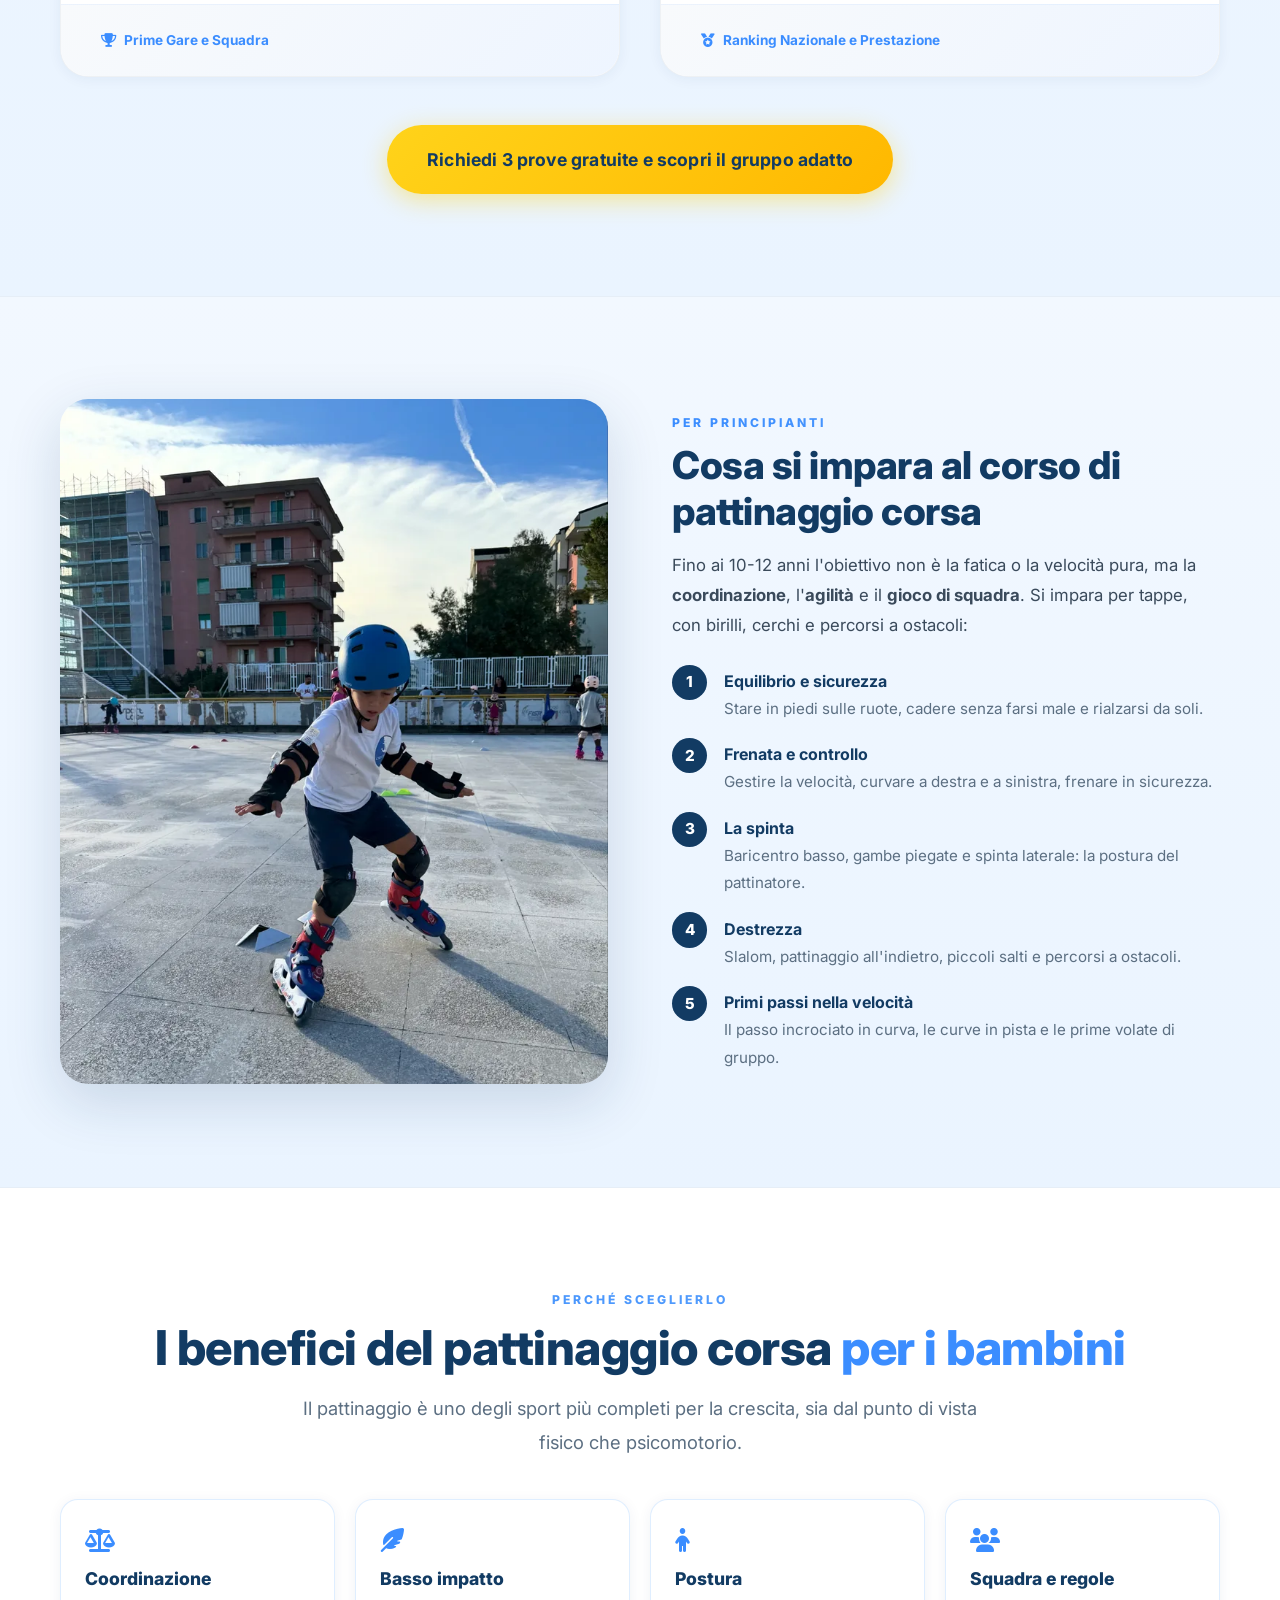
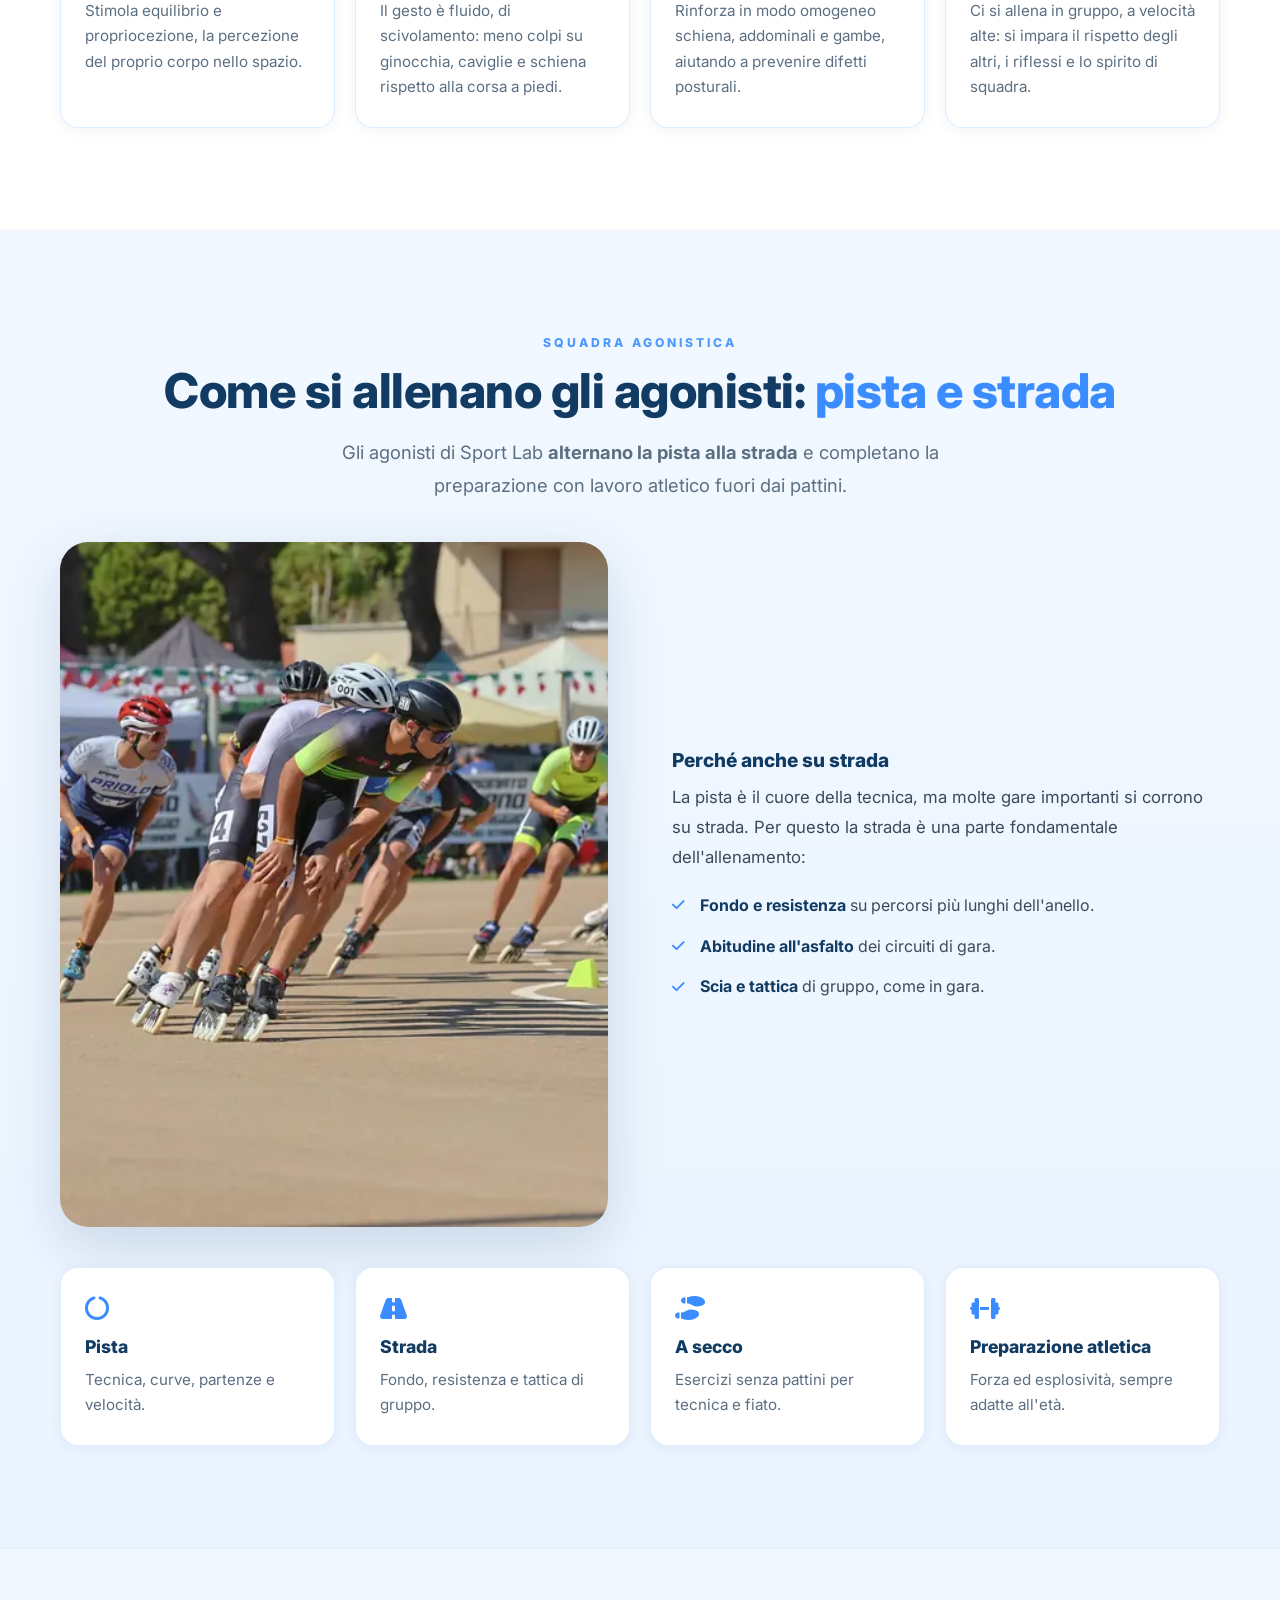
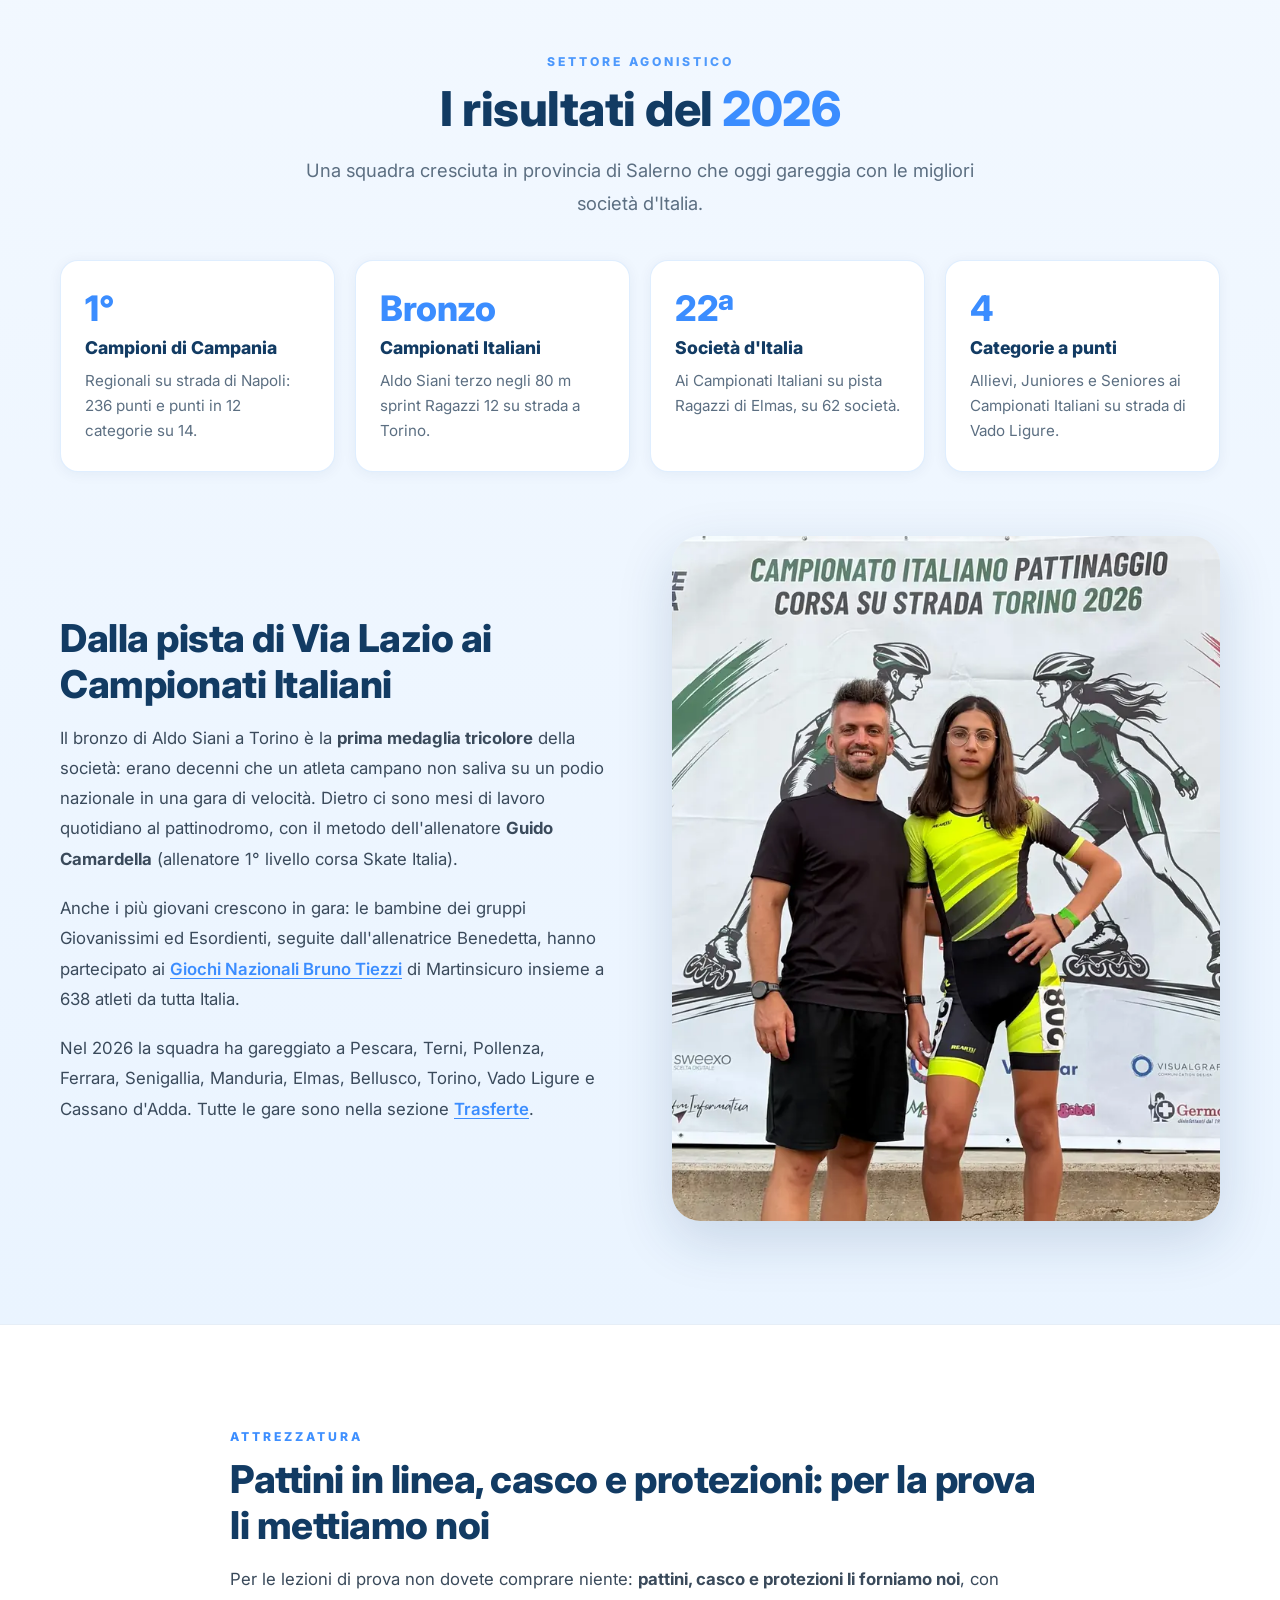
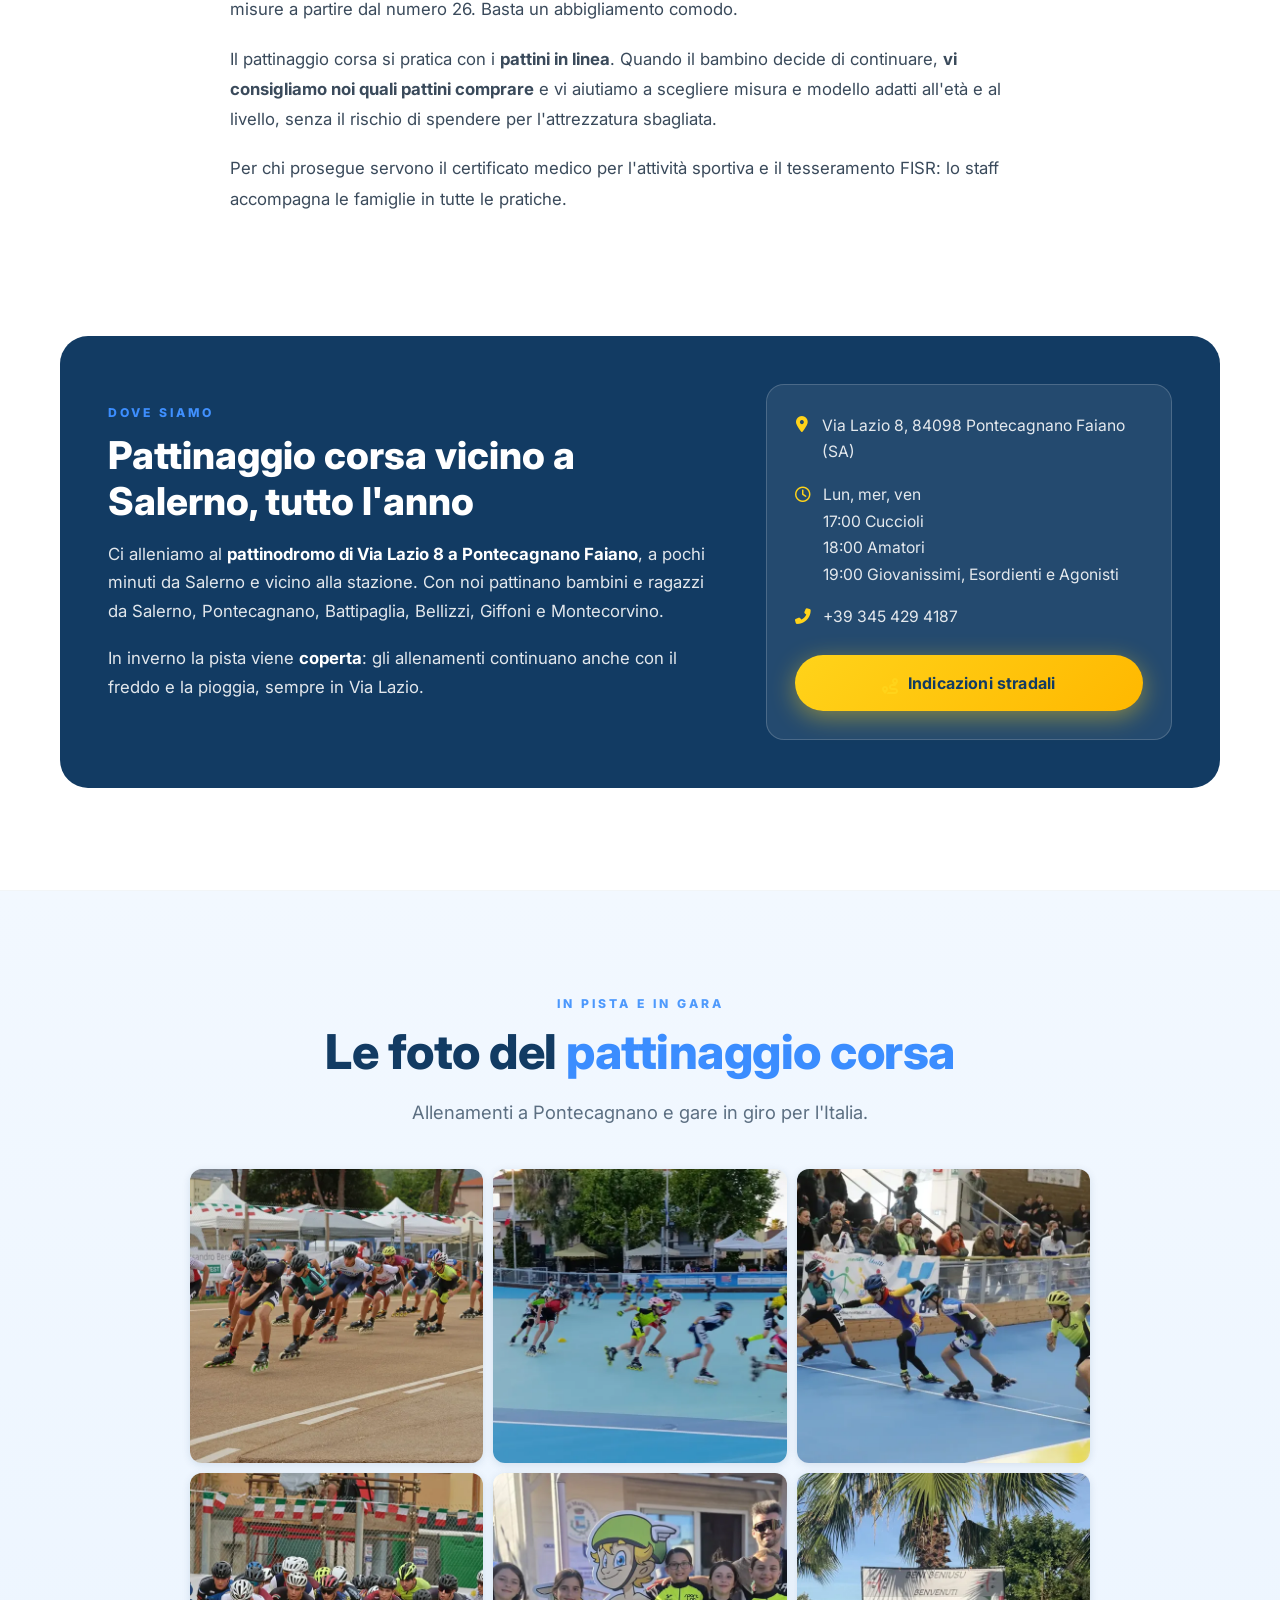
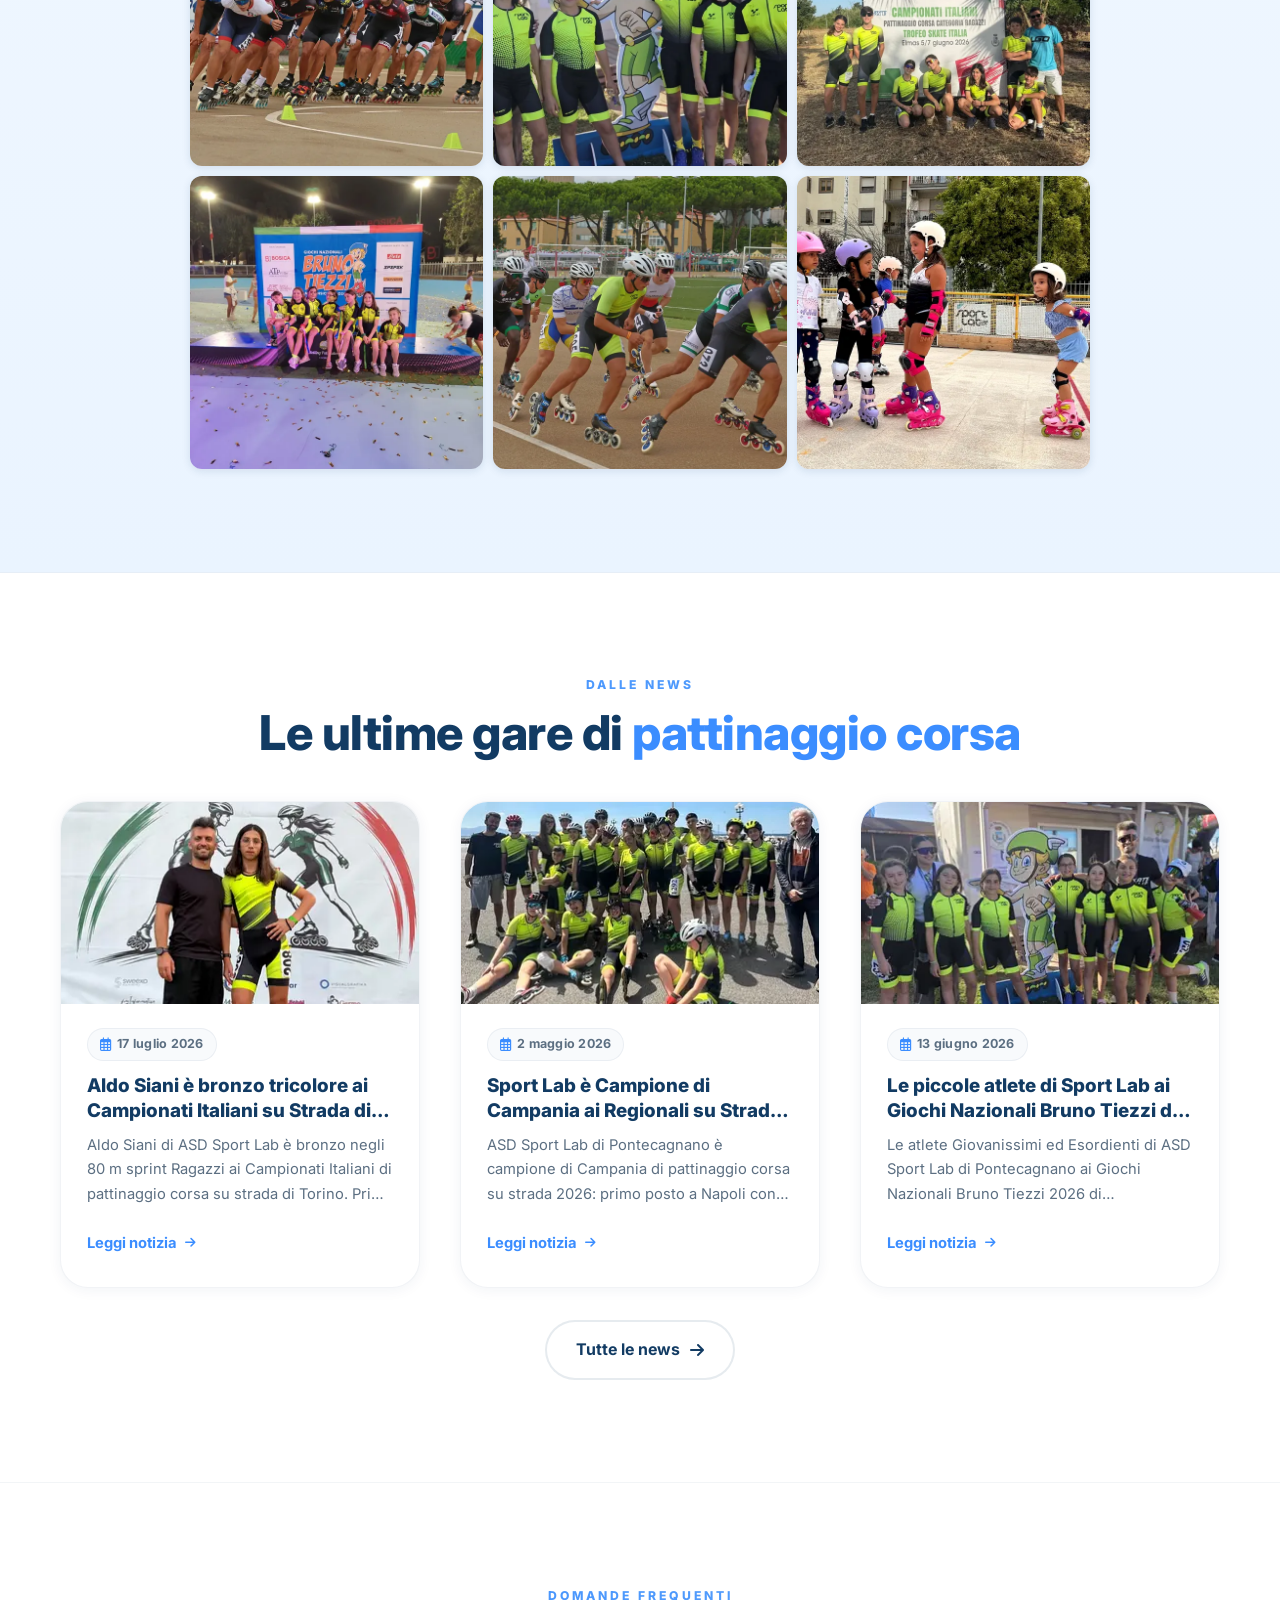
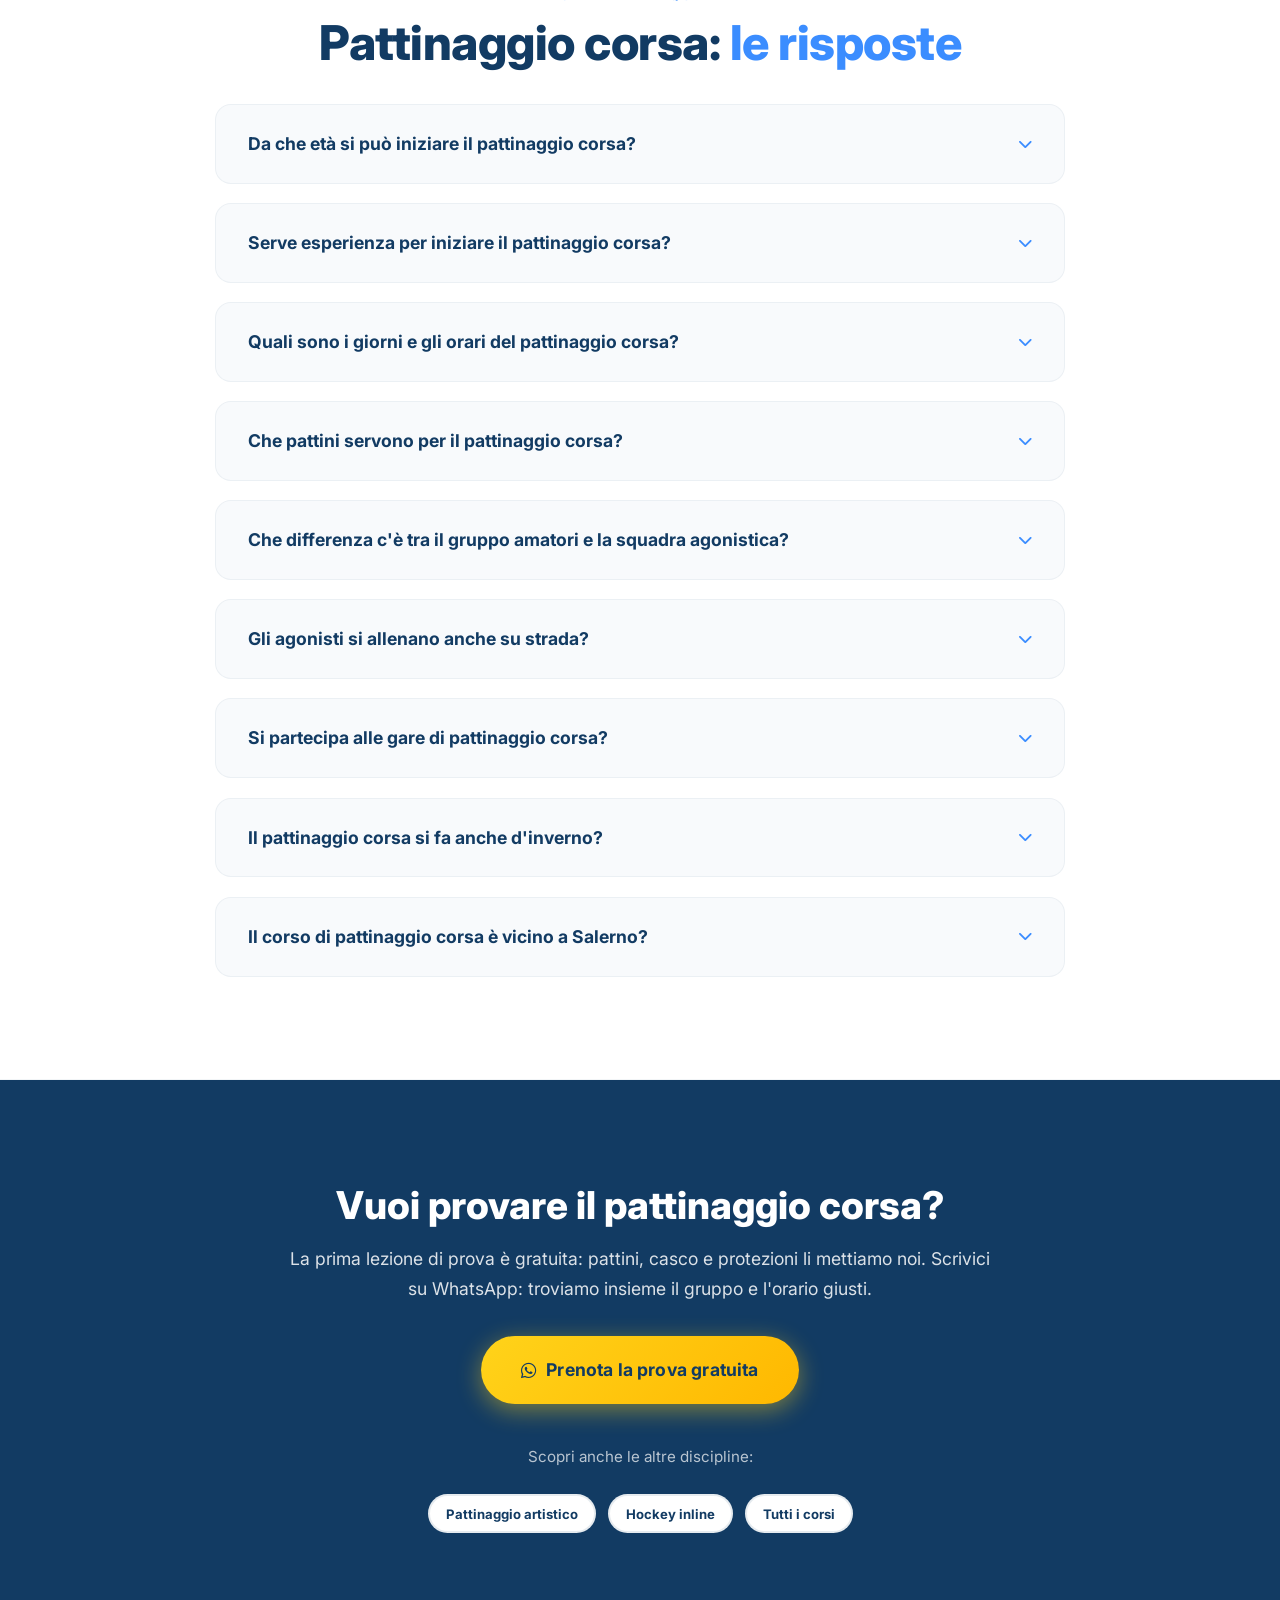
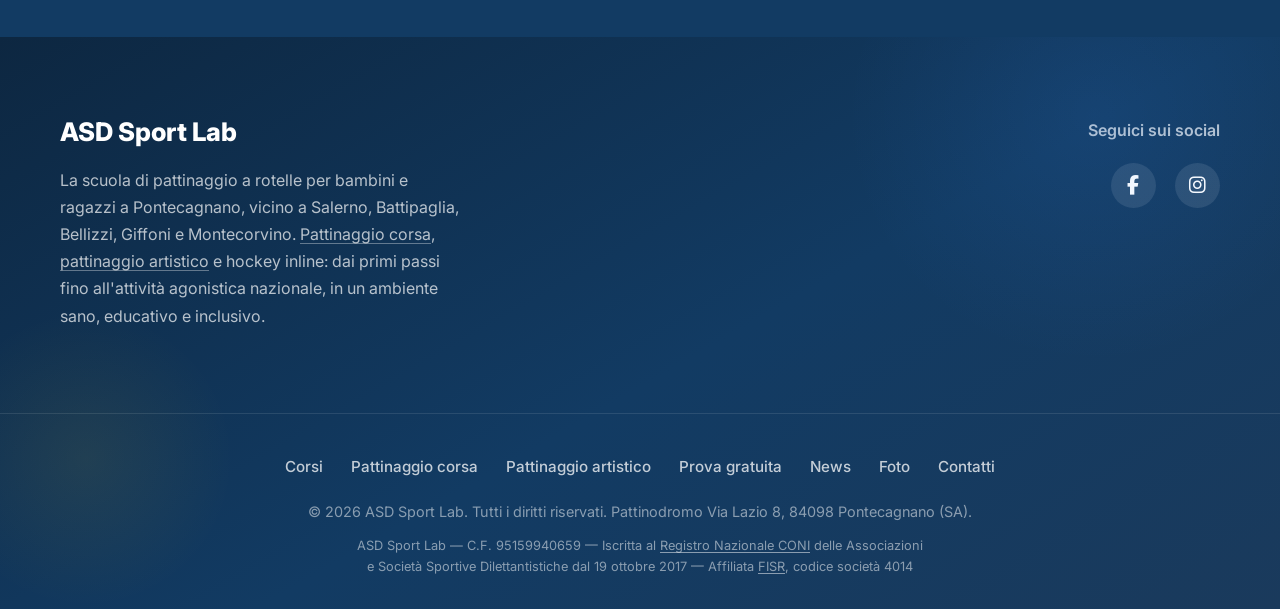
<file: pattinaggio-corsa-salerno.html>
<!DOCTYPE html>
<html lang="it">
<head>
    <meta charset="UTF-8">
    <meta name="viewport" content="width=device-width, initial-scale=1.0">
    <title>Pattinaggio Corsa Salerno e Pontecagnano | ASD Sport Lab</title>
    <meta name="description" content="Pattinaggio corsa con pattini in linea a Pontecagnano, vicino Salerno: corsi per bambini dai 4 anni lunedì, mercoledì e venerdì alle 17, amatori e agonisti FISR. Prova gratuita.">
    <meta name="robots" content="index, follow, max-image-preview:large">
    <link rel="canonical" href="https://asdsportlab.eu/pattinaggio-corsa-salerno.html">

    <!-- Open Graph / Social -->
    <meta property="og:type" content="website">
    <meta property="og:title" content="Pattinaggio corsa a Salerno e Pontecagnano | ASD Sport Lab">
    <meta property="og:description" content="Corsi di pattinaggio corsa per bambini dai 4 anni, gruppo amatori e squadra agonistica Campione di Campania 2026. Prova gratuita con pattini e protezioni inclusi.">
    <meta property="og:url" content="https://asdsportlab.eu/pattinaggio-corsa-salerno.html">
    <meta property="og:image" content="https://asdsportlab.eu/images/pattinaggio-corsa/pattinaggio-corsa-salerno-og.jpg">
    <meta property="og:image:width" content="1200">
    <meta property="og:image:height" content="630">
    <meta property="og:image:alt" content="Bambini in gara con i pattini in linea ai Giochi Nazionali di pattinaggio corsa, tra loro le atlete di ASD Sport Lab di Pontecagnano">
    <meta property="og:locale" content="it_IT">
    <meta property="og:site_name" content="ASD Sport Lab">
    <meta name="twitter:card" content="summary_large_image">
    <meta name="twitter:title" content="Pattinaggio corsa a Salerno e Pontecagnano | ASD Sport Lab">
    <meta name="twitter:description" content="Corsi di pattinaggio corsa per bambini dai 4 anni, amatori e agonisti. Prova gratuita con pattini e protezioni inclusi.">
    <meta name="twitter:image" content="https://asdsportlab.eu/images/pattinaggio-corsa/pattinaggio-corsa-salerno-og.jpg">

    <!-- Font e icone non bloccanti (stesso schema di index.html) -->
    <link rel="preconnect" href="https://fonts.googleapis.com">
    <link rel="preconnect" href="https://fonts.gstatic.com" crossorigin>
    <link rel="stylesheet" href="https://fonts.googleapis.com/css2?family=Inter:wght@400;500;600;700;800&display=swap" media="print" onload="this.media='all'">
    <noscript><link rel="stylesheet" href="https://fonts.googleapis.com/css2?family=Inter:wght@400;500;600;700;800&display=swap"></noscript>
    <link rel="stylesheet" href="https://cdnjs.cloudflare.com/ajax/libs/font-awesome/6.4.0/css/all.min.css" media="print" onload="this.media='all'">
    <noscript><link rel="stylesheet" href="https://cdnjs.cloudflare.com/ajax/libs/font-awesome/6.4.0/css/all.min.css"></noscript>

    <link rel="stylesheet" href="/css/style.css">
    <link rel="stylesheet" href="/css/enhanced.css">

    <link rel="icon" href="/favicon.ico" sizes="any">
    <link rel="icon" type="image/png" sizes="48x48" href="/images/loghi/sportlab-48.png">
    <link rel="apple-touch-icon" sizes="180x180" href="/images/loghi/sportlab-180.png">
    <meta name="theme-color" content="#123B63">

    <script type="application/ld+json">
{
  "@context": "https://schema.org",
  "@graph": [
    {
      "@type": "WebPage",
      "@id": "https://asdsportlab.eu/pattinaggio-corsa-salerno.html#webpage",
      "url": "https://asdsportlab.eu/pattinaggio-corsa-salerno.html",
      "name": "Pattinaggio Corsa Salerno e Pontecagnano | ASD Sport Lab",
      "description": "Pattinaggio corsa con pattini in linea a Pontecagnano, vicino Salerno: corsi per bambini dai 4 anni lunedì, mercoledì e venerdì alle 17, amatori e agonisti FISR. Prova gratuita.",
      "inLanguage": "it-IT",
      "isPartOf": {
        "@type": "WebSite",
        "url": "https://asdsportlab.eu/",
        "name": "ASD Sport Lab"
      },
      "about": {
        "@id": "https://asdsportlab.eu/pattinaggio-corsa-salerno.html#corso"
      },
      "primaryImageOfPage": "https://asdsportlab.eu/images/pattinaggio-corsa/gara-pattinaggio-corsa-bambini-giochi-nazionali.webp",
      "breadcrumb": {
        "@id": "https://asdsportlab.eu/pattinaggio-corsa-salerno.html#breadcrumb"
      }
    },
    {
      "@type": "Service",
      "@id": "https://asdsportlab.eu/pattinaggio-corsa-salerno.html#corso",
      "name": "Corso di pattinaggio corsa",
      "serviceType": "Corso di pattinaggio corsa (speed skating) con pattini in linea per bambini, ragazzi e adulti",
      "description": "Corsi di pattinaggio corsa con pattini in linea per bambini dai 4 anni, anche principianti, il lunedì, il mercoledì e il venerdì: alle 17:00 Cuccioli, alle 18:00 Amatori, alle 19:00 Giovanissimi, Esordienti e Agonisti (Ragazzi 12, Ragazzi, Allievi, Junior e Senior). Gli agonisti alternano allenamenti su pista e su strada. Pista di Via Lazio 8 a Pontecagnano Faiano, coperta in inverno.",
      "image": [
        "https://asdsportlab.eu/images/pattinaggio-corsa/gara-pattinaggio-corsa-bambini-giochi-nazionali.webp",
        "https://asdsportlab.eu/images/pattinaggio-corsa/gara-pattinaggio-corsa-su-strada.webp",
        "https://asdsportlab.eu/images/pattinaggio-corsa/pattinaggio-corsa-salerno-og.jpg"
      ],
      "provider": {
        "@id": "https://asdsportlab.eu/#organization"
      },
      "audience": {
        "@type": "PeopleAudience",
        "suggestedMinAge": 4
      },
      "areaServed": [
        {
          "@type": "City",
          "name": "Salerno"
        },
        {
          "@type": "City",
          "name": "Pontecagnano Faiano"
        },
        {
          "@type": "City",
          "name": "Battipaglia"
        },
        {
          "@type": "City",
          "name": "Bellizzi"
        },
        {
          "@type": "City",
          "name": "Giffoni Valle Piana"
        },
        {
          "@type": "City",
          "name": "Montecorvino Pugliano"
        }
      ]
    },
    {
      "@type": [
        "SportsActivityLocation",
        "SportsOrganization"
      ],
      "@id": "https://asdsportlab.eu/#organization",
      "name": "ASD Sport Lab",
      "url": "https://asdsportlab.eu/",
      "logo": "https://asdsportlab.eu/images/loghi/sportlab-512.png",
      "image": "https://asdsportlab.eu/images/home/bambini-sui-pattini.webp",
      "telephone": "+393454294187",
      "email": "asdsportlab0@gmail.com",
      "sport": [
        "Pattinaggio corsa",
        "Pattinaggio artistico a rotelle",
        "Hockey inline"
      ],
      "address": {
        "@type": "PostalAddress",
        "streetAddress": "Via Lazio 8",
        "addressLocality": "Pontecagnano Faiano",
        "postalCode": "84098",
        "addressRegion": "SA",
        "addressCountry": "IT"
      },
      "geo": {
        "@type": "GeoCoordinates",
        "latitude": 40.6405,
        "longitude": 14.8812
      }
    },
    {
      "@type": "BreadcrumbList",
      "@id": "https://asdsportlab.eu/pattinaggio-corsa-salerno.html#breadcrumb",
      "itemListElement": [
        {
          "@type": "ListItem",
          "position": 1,
          "name": "Home",
          "item": "https://asdsportlab.eu/"
        },
        {
          "@type": "ListItem",
          "position": 2,
          "name": "Corsi",
          "item": "https://asdsportlab.eu/#corsi"
        },
        {
          "@type": "ListItem",
          "position": 3,
          "name": "Pattinaggio corsa",
          "item": "https://asdsportlab.eu/pattinaggio-corsa-salerno.html"
        }
      ]
    },
    {
      "@type": "FAQPage",
      "@id": "https://asdsportlab.eu/pattinaggio-corsa-salerno.html#faq",
      "mainEntity": [
        {
          "@type": "Question",
          "name": "Da che età si può iniziare il pattinaggio corsa?",
          "acceptedAnswer": {
            "@type": "Answer",
            "text": "Si può iniziare dai 4 anni. I più piccoli partono dal gruppo Cuccioli, dove si impara a pattinare giocando: equilibrio, coordinazione e prime basi tecniche."
          }
        },
        {
          "@type": "Question",
          "name": "Serve esperienza per iniziare il pattinaggio corsa?",
          "acceptedAnswer": {
            "@type": "Answer",
            "text": "No. Si parte da zero: gli istruttori insegnano a stare in piedi sulle ruote, a cadere senza farsi male e a frenare, prima ancora di pensare alla velocità."
          }
        },
        {
          "@type": "Question",
          "name": "Quali sono i giorni e gli orari del pattinaggio corsa?",
          "acceptedAnswer": {
            "@type": "Answer",
            "text": "Tutti i gruppi si allenano il lunedì, il mercoledì e il venerdì: alle 17:00 Cuccioli, alle 18:00 Amatori, alle 19:00 Giovanissimi, Esordienti e Agonisti (Ragazzi 12, Ragazzi, Allievi, Junior e Senior). Le lezioni sono sulla pista di Via Lazio 8 a Pontecagnano Faiano."
          }
        },
        {
          "@type": "Question",
          "name": "Che pattini servono per il pattinaggio corsa?",
          "acceptedAnswer": {
            "@type": "Answer",
            "text": "Si usano i pattini in linea. Per la prova pattini, casco e protezioni li forniamo noi, con misure a partire dal numero 26. Quando il bambino decide di continuare vi consigliamo noi quali pattini comprare e vi aiutiamo nella scelta."
          }
        },
        {
          "@type": "Question",
          "name": "Che differenza c'è tra il gruppo amatori e la squadra agonistica?",
          "acceptedAnswer": {
            "@type": "Answer",
            "text": "Il gruppo amatori è per chi vuole pattinare per divertimento e migliorare tecnica, controllo e velocità senza l'impegno delle gare. La squadra agonistica si allena in modo più intenso, su pista e su strada, e partecipa alle competizioni regionali e nazionali FISR."
          }
        },
        {
          "@type": "Question",
          "name": "Gli agonisti si allenano anche su strada?",
          "acceptedAnswer": {
            "@type": "Answer",
            "text": "Sì, ed è fondamentale. Gli agonisti alternano la pista alla strada, dove lavorano su fondo, resistenza e tattica di gruppo, e completano la preparazione con lavoro atletico fuori dai pattini, sempre adatto all'età."
          }
        },
        {
          "@type": "Question",
          "name": "Si partecipa alle gare di pattinaggio corsa?",
          "acceptedAnswer": {
            "@type": "Answer",
            "text": "Sì, ma solo quando il bambino è pronto. Dal gruppo Giovanissimi ed Esordienti iniziano le prime gare regionali e le trasferte; la squadra agonistica gareggia ai campionati regionali e italiani. Nel 2026 Sport Lab è stata Campione di Campania su strada e ha vinto un bronzo ai Campionati Italiani."
          }
        },
        {
          "@type": "Question",
          "name": "Il pattinaggio corsa si fa anche d'inverno?",
          "acceptedAnswer": {
            "@type": "Answer",
            "text": "Sì. In inverno la pista di Via Lazio viene coperta, quindi gli allenamenti proseguono anche con il freddo e la pioggia."
          }
        },
        {
          "@type": "Question",
          "name": "Il corso di pattinaggio corsa è vicino a Salerno?",
          "acceptedAnswer": {
            "@type": "Answer",
            "text": "Sì. La pista è in Via Lazio 8 a Pontecagnano Faiano, a pochi minuti da Salerno. Si allenano con noi bambini e ragazzi da Salerno, Pontecagnano, Battipaglia, Bellizzi, Giffoni e Montecorvino."
          }
        }
      ]
    }
  ]
}
    </script>
</head>
<body>

    <header id="header">
        <div class="container header-container">
            <a href="/" class="logo">
                <img src="/images/loghi/sportlab.webp" alt="ASD Sport Lab - Scuola di Pattinaggio Pontecagnano Salerno" class="logo-img" width="328" height="158" fetchpriority="high">
            </a>
            <nav class="main-nav">
                <ul class="nav-links">
                    <li><a href="/#perche-noi">Perché Noi</a></li>
                    <li><a href="/#corsi" class="nav-link-active">Corsi</a></li>
                    <li><a href="/#prova">Prova Gratuita</a></li>
                    <li><a href="/#staff">Staff</a></li>
                    <li><a href="/#eventi">Trasferte</a></li>
                    <li><a href="/news.html">News</a></li>
                    <li><a href="/#contatti">Contatti</a></li>
                </ul>
                <a href="https://wa.me/393454294187?text=Salve%2C%20vorrei%20informazioni%20sul%20corso%20di%20pattinaggio%20corsa."
                    class="btn btn-primary nav-cta"><i class="fab fa-whatsapp"></i> Scrivici</a>
            </nav>
            <button class="mobile-menu-btn" aria-label="Apri menu"><i class="fas fa-bars"></i></button>
        </div>
    </header>

    <div class="mobile-nav-overlay">
        <div class="mobile-nav-menu">
            <button class="close-menu-btn" aria-label="Chiudi menu"><i class="fas fa-times"></i></button>
            <ul>
                <li><a href="/#perche-noi">Perché Noi</a></li>
                <li><a href="/#corsi">Corsi</a></li>
                <li><a href="/#prova">Prova Gratuita</a></li>
                <li><a href="/#staff">Staff</a></li>
                <li><a href="/#eventi">Trasferte</a></li>
                <li><a href="/news.html">News</a></li>
                <li><a href="/#contatti">Contatti</a></li>
            </ul>
            <a href="https://wa.me/393454294187?text=Salve%2C%20vorrei%20informazioni%20sul%20corso%20di%20pattinaggio%20corsa."
                class="btn btn-cta"><i class="fab fa-whatsapp"></i> Contattaci su WhatsApp</a>
        </div>
    </div>

    <main class="disc-page">
        <!-- Hero -->
        <section class="disc-hero">
            <div class="container">
                <nav class="news-breadcrumb" aria-label="Breadcrumb">
                    <a href="/"><i class="fas fa-home"></i> Home</a>
                    <span class="breadcrumb-sep"><i class="fas fa-chevron-right"></i></span>
                    <a href="/#corsi">Corsi</a>
                    <span class="breadcrumb-sep"><i class="fas fa-chevron-right"></i></span>
                    <span class="breadcrumb-current">Pattinaggio corsa</span>
                </nav>

                <div class="disc-hero-grid">
                    <div>
                        <span class="section-eyebrow">Corso di pattinaggio corsa con pattini in linea</span>
                        <h1>Pattinaggio corsa a <span class="text-accent">Salerno e Pontecagnano</span></h1>
                        <p class="lead">Il <strong>pattinaggio corsa</strong> è la nostra disciplina storica: velocità,
                            tecnica e spirito di squadra sulla pista di Via Lazio a Pontecagnano, a pochi minuti da Salerno.
                            Si comincia <strong>dai 4 anni, anche da zero</strong>, e chi vuole può arrivare a gareggiare
                            su pista e su strada fino ai Campionati Italiani.</p>

                        <div class="disc-facts">
                            <div class="disc-fact"><i class="fas fa-child"></i><span><strong>Dai 4 anni</strong>bambini, ragazzi e adulti</span></div>
                            <div class="disc-fact"><i class="far fa-clock"></i><span><strong>Lun, mer e ven</strong>dalle 17:00 alle 19:00</span></div>
                            <div class="disc-fact"><i class="fas fa-map-marker-alt"></i><span><strong>Via Lazio 8</strong>Pontecagnano (SA)</span></div>
                            <div class="disc-fact"><i class="fas fa-trophy"></i><span><strong>Campioni di Campania</strong>su strada 2026</span></div>
                        </div>

                        <div class="disc-hero-cta">
                            <a href="https://wa.me/393454294187?text=Salve%2C%20vorrei%20prenotare%20una%20prova%20gratuita%20di%20pattinaggio%20corsa.%20Vi%20scrivo%20dal%20sito."
                                class="btn btn-cta btn-large" target="_blank" rel="noopener">
                                <i class="fab fa-whatsapp"></i> Prenota la prova gratuita
                            </a>
                            <a href="#orari" class="btn btn-outline btn-large">Orari e gruppi</a>
                        </div>
                    </div>

                    <div class="disc-hero-img disc-hero-img--wide">
                        <img src="/images/pattinaggio-corsa/gara-pattinaggio-corsa-bambini-giochi-nazionali.webp"
                            srcset="/images/pattinaggio-corsa/gara-pattinaggio-corsa-bambini-giochi-nazionali-720.webp 720w, /images/pattinaggio-corsa/gara-pattinaggio-corsa-bambini-giochi-nazionali.webp 1200w"
                            sizes="(max-width: 900px) 90vw, 440px"
                            alt="Bambini in gara con i pattini in linea ai Giochi Nazionali di pattinaggio corsa di Martinsicuro, tra loro le atlete di ASD Sport Lab di Pontecagnano"
                            width="1200" height="900" fetchpriority="high">
                    </div>
                </div>
            </div>
        </section>

        <!-- Cos'è -->
        <section class="section disc-intro">
            <div class="container">
                <div class="disc-text disc-narrow">
                    <span class="section-eyebrow">La disciplina</span>
                    <h2>Cos'è il pattinaggio corsa</h2>
                    <p>Il pattinaggio corsa (in inglese <em>speed skating</em>) è una disciplina <strong>individuale o
                        a squadre</strong> in cui gli atleti si sfidano contro il tempo o contro gli avversari correndo
                        sui <strong>pattini in linea</strong>. Si gareggia su pista o su strada, all'aperto o al coperto,
                        su distanze che vanno dallo sprint di pochi secondi fino alle gran fondo, che possono arrivare
                        anche a 50 km.</p>
                    <p>Le gare sono appassionanti perché si raggiungono velocità alte anche con gli atleti a pochi
                        centimetri l'uno dall'altro. E nelle prove a squadre conta la strategia: i compagni collaborano,
                        si danno il cambio in testa al gruppo e preparano la volata per chi deve vincere.</p>
                </div>

                <div class="disc-cards">
                    <div class="disc-card">
                        <i class="fas fa-bolt"></i>
                        <h3>Sprint</h3>
                        <p>Gare brevissime in corsia, come gli 80 e i 100 metri: partenza esplosiva e pochi secondi di accelerazione.</p>
                    </div>
                    <div class="disc-card">
                        <i class="fas fa-flag-checkered"></i>
                        <h3>Gare a punti</h3>
                        <p>Traguardi volanti a ogni giro prestabilito: vince chi sa scegliere il momento giusto per attaccare.</p>
                    </div>
                    <div class="disc-card">
                        <i class="fas fa-user-minus"></i>
                        <h3>Eliminazione</h3>
                        <p>Sulle lunghe distanze l'ultimo del gruppo viene eliminato a ogni passaggio: resistenza e lucidità.</p>
                    </div>
                    <div class="disc-card">
                        <i class="fas fa-road"></i>
                        <h3>Pista e strada</h3>
                        <p>Anello in pista con curve paraboliche, circuiti su strada e gare indoor nei palazzetti.</p>
                    </div>
                </div>
            </div>
        </section>

        <!-- Gruppi e orari (le card per età arrivano dalla home) -->
        <section id="orari" class="section bg-light">
            <div class="container">
                <div class="section-header text-center">
                    <span class="section-eyebrow">Orari 2026/2027</span>
                    <h2 class="section-title">Gruppi e orari del <span class="text-accent">pattinaggio corsa</span></h2>
                    <p class="section-intro lead">Tutti i gruppi si allenano il <strong>lunedì, il mercoledì e il
                        venerdì</strong> sulla pista di Via Lazio: alle 17:00 i Cuccioli, alle 18:00 gli
                        Amatori, alle 19:00 Giovanissimi, Esordienti e agonisti.</p>
                </div>

            <div class="courses-subhead">
                <span class="courses-subhead-title">I gruppi</span>
                <span class="courses-subhead-hint">Scorri <i class="fas fa-arrow-right"></i></span>
            </div>
            <div class="courses-grid-premium" data-carousel>
                <article class="course-card-premium">
                    <div class="course-image-wrap">
                        <img src="/images/corsi/cuccioli.webp"
                            alt="Corso Cuccioli di pattinaggio corsa per bambini dai 4 anni a Pontecagnano, vicino Salerno"
                            width="600" height="574" loading="lazy" decoding="async">
                        <span class="age-badge">4–7 anni</span>
                    </div>
                    <div class="card-body">
                        <span class="level-tag tag-base">Livello Base</span>
                        <h3 class="course-title">Cuccioli</h3>
                        <span class="course-time"><i class="far fa-clock"></i> Lun, mer, ven • 17:00</span>
                        <p class="course-description">Il primo passo per i più piccoli: si impara a pattinare giocando. Esercizi per equilibrio e coordinazione, poi le prime basi tecniche, in un ambiente stimolante dove i bambini fanno amicizia e crescono con il movimento.</p>
                    </div>
                    <div class="card-footer">
                        <span class="focus-text"><i class="fas fa-child"></i> Equilibrio e Gioco</span>
                    </div>
                </article>

                <article class="course-card-premium">
                    <div class="course-image-wrap">
                        <img src="/images/corsi/amatori.webp"
                            alt="Gruppo Amatori di pattinaggio corsa ASD Sport Lab durante l'allenamento a Pontecagnano"
                            width="600" height="541" loading="lazy" decoding="async">
                        <span class="age-badge">8–12 anni</span>
                    </div>
                    <div class="card-body">
                        <span class="level-tag tag-amateur">Amatoriale</span>
                        <h3 class="course-title">Amatori</h3>
                        <span class="course-time"><i class="far fa-clock"></i> Lun, mer, ven • 18:00</span>
                        <p class="course-description">Per chi inizia o vuole migliorare senza l'impegno delle gare. Tecnica di base, controllo e velocità, in modo graduale e senza fretta: si progredisce divertendosi, passo dopo passo.</p>
                    </div>
                    <div class="card-footer">
                        <span class="focus-text"><i class="fas fa-skating"></i> Tecnica e Controllo</span>
                    </div>
                </article>

                <article class="course-card-premium">
                    <div class="course-image-wrap">
                        <img src="/images/corsi/giovanissimi-esordienti.webp"
                            alt="Atlete dei gruppi Giovanissimi ed Esordienti di pattinaggio corsa ASD Sport Lab in divisa"
                            width="600" height="312" loading="lazy" decoding="async">
                        <span class="age-badge">8–10 anni</span>
                    </div>
                    <div class="card-body">
                        <span class="level-tag tag-pre">Pre-Agonistico</span>
                        <h3 class="course-title">Giovanissimi ed Esordienti</h3>
                        <span class="course-time"><i class="far fa-clock"></i> Lun, mer, ven • 19:00</span>
                        <p class="course-description">Le prime categorie federali, per chi vuole un programma più strutturato. Si perfeziona la tecnica e si scopre la velocità; arrivano le prime gare regionali e le trasferte, sempre con l'approccio giusto per l'età.</p>
                    </div>
                    <div class="card-footer">
                        <span class="focus-text"><i class="fas fa-trophy"></i> Prime Gare e Squadra</span>
                    </div>
                </article>

                <article class="course-card-premium">
                    <div class="course-image-wrap">
                        <img src="/images/corsi/agonismo.webp"
                            alt="Squadra agonistica di pattinaggio corsa ASD Sport Lab, categorie Ragazzi 12, Ragazzi, Allievi, Junior e Senior"
                            width="600" height="343" loading="lazy" decoding="async">
                        <span class="age-badge">11–18+ anni</span>
                    </div>
                    <div class="card-body">
                        <span class="level-tag tag-top">Agonistico Elite</span>
                        <h3 class="course-title">Agonisti</h3>
                        <span class="course-time"><i class="far fa-clock"></i> Lun, mer, ven • 19:00</span>
                        <p class="course-description">Ragazzi 12, Ragazzi, Allievi, Junior e Senior: allenamenti intensi e personalizzati <strong>su pista e su strada</strong>, gare regionali, nazionali e internazionali con l'allenatore Guido Camardella. <a href="#allenamento-agonisti">Come ci alleniamo</a>.</p>
                    </div>
                    <div class="card-footer">
                        <span class="focus-text"><i class="fas fa-medal"></i> Ranking Nazionale e Prestazione</span>
                    </div>
                </article>
            </div>

                <div class="section-cta-wrap text-center">
                    <a href="https://wa.me/393454294187?text=Salve%2C%20vorrei%20prenotare%20una%20prova%20gratuita%20di%20pattinaggio%20corsa.%20Vi%20scrivo%20dal%20sito."
                        class="btn btn-cta btn-large shadow-lg" target="_blank" rel="noopener">Richiedi 3 prove gratuite e
                        scopri il gruppo adatto</a>
                </div>
            </div>
        </section>

        <!-- Cosa si impara -->
        <section class="section bg-light">
            <div class="container">
                <div class="disc-split">
                    <div class="disc-split-img">
                        <img src="/images/home/bambino-con-pattini.webp"
                            alt="Bambino con casco e protezioni che si allena tra i coni con i pattini in linea al pattinodromo di Via Lazio"
                            width="751" height="1000" loading="lazy" decoding="async">
                    </div>
                    <div class="disc-text">
                        <span class="section-eyebrow">Per principianti</span>
                        <h2>Cosa si impara al corso di pattinaggio corsa</h2>
                        <p>Fino ai 10-12 anni l'obiettivo non è la fatica o la velocità pura, ma la
                            <strong>coordinazione</strong>, l'<strong>agilità</strong> e il <strong>gioco di
                            squadra</strong>. Si impara per tappe, con birilli, cerchi e percorsi a ostacoli:</p>
                        <ol class="disc-steps">
                            <li><strong>Equilibrio e sicurezza</strong><span>Stare in piedi sulle ruote, cadere senza farsi male e rialzarsi da soli.</span></li>
                            <li><strong>Frenata e controllo</strong><span>Gestire la velocità, curvare a destra e a sinistra, frenare in sicurezza.</span></li>
                            <li><strong>La spinta</strong><span>Baricentro basso, gambe piegate e spinta laterale: la postura del pattinatore.</span></li>
                            <li><strong>Destrezza</strong><span>Slalom, pattinaggio all'indietro, piccoli salti e percorsi a ostacoli.</span></li>
                            <li><strong>Primi passi nella velocità</strong><span>Il passo incrociato in curva, le curve in pista e le prime volate di gruppo.</span></li>
                        </ol>
                    </div>
                </div>
            </div>
        </section>

        <!-- Benefici -->
        <section class="section">
            <div class="container">
                <div class="section-header text-center">
                    <span class="section-eyebrow">Perché sceglierlo</span>
                    <h2 class="section-title">I benefici del pattinaggio corsa <span class="text-accent">per i bambini</span></h2>
                    <p class="section-intro lead">Il pattinaggio è uno degli sport più completi per la crescita, sia dal
                        punto di vista fisico che psicomotorio.</p>
                </div>
                <div class="disc-cards">
                    <div class="disc-card">
                        <i class="fas fa-balance-scale"></i>
                        <h3>Coordinazione</h3>
                        <p>Stimola equilibrio e propriocezione, la percezione del proprio corpo nello spazio.</p>
                    </div>
                    <div class="disc-card">
                        <i class="fas fa-feather-alt"></i>
                        <h3>Basso impatto</h3>
                        <p>Il gesto è fluido, di scivolamento: meno colpi su ginocchia, caviglie e schiena rispetto alla corsa a piedi.</p>
                    </div>
                    <div class="disc-card">
                        <i class="fas fa-child"></i>
                        <h3>Postura</h3>
                        <p>Rinforza in modo omogeneo schiena, addominali e gambe, aiutando a prevenire difetti posturali.</p>
                    </div>
                    <div class="disc-card">
                        <i class="fas fa-users"></i>
                        <h3>Squadra e regole</h3>
                        <p>Ci si allena in gruppo, a velocità alte: si impara il rispetto degli altri, i riflessi e lo spirito di squadra.</p>
                    </div>
                </div>
            </div>
        </section>

        <!-- Allenamento agonisti: pista e strada -->
        <section id="allenamento-agonisti" class="section bg-light">
            <div class="container">
                <div class="section-header text-center">
                    <span class="section-eyebrow">Squadra agonistica</span>
                    <h2 class="section-title">Come si allenano gli agonisti: <span class="text-accent">pista e strada</span></h2>
                    <p class="section-intro lead">Gli agonisti di Sport Lab <strong>alternano la pista alla strada</strong>
                        e completano la preparazione con lavoro atletico fuori dai pattini.</p>
                </div>

                <div class="disc-split disc-train">
                    <div class="disc-split-img">
                        <img src="/images/pattinaggio-corsa/gara-pattinaggio-corsa-su-strada.webp"
                            srcset="/images/pattinaggio-corsa/gara-pattinaggio-corsa-su-strada-720.webp 720w, /images/pattinaggio-corsa/gara-pattinaggio-corsa-su-strada.webp 1200w"
                            sizes="(max-width: 900px) 90vw, 500px"
                            alt="Gruppo di pattinatori piegati in curva durante una gara di pattinaggio corsa su strada ai Campionati Italiani di Vado Ligure"
                            width="1200" height="900" loading="lazy" decoding="async">
                    </div>
                    <div class="disc-text">
                        <h3>Perché anche su strada</h3>
                        <p>La pista è il cuore della tecnica, ma molte gare importanti si corrono su strada. Per questo la
                            strada è una parte fondamentale dell'allenamento:</p>
                        <ul class="disc-checks">
                            <li><strong>Fondo e resistenza</strong> su percorsi più lunghi dell'anello.</li>
                            <li><strong>Abitudine all'asfalto</strong> dei circuiti di gara.</li>
                            <li><strong>Scia e tattica</strong> di gruppo, come in gara.</li>
                        </ul>
                    </div>
                </div>

                <div class="disc-cards">
                    <div class="disc-card">
                        <i class="fas fa-circle-notch"></i>
                        <h3>Pista</h3>
                        <p>Tecnica, curve, partenze e velocità.</p>
                    </div>
                    <div class="disc-card">
                        <i class="fas fa-road"></i>
                        <h3>Strada</h3>
                        <p>Fondo, resistenza e tattica di gruppo.</p>
                    </div>
                    <div class="disc-card">
                        <i class="fas fa-shoe-prints"></i>
                        <h3>A secco</h3>
                        <p>Esercizi senza pattini per tecnica e fiato.</p>
                    </div>
                    <div class="disc-card">
                        <i class="fas fa-dumbbell"></i>
                        <h3>Preparazione atletica</h3>
                        <p>Forza ed esplosività, sempre adatte all'età.</p>
                    </div>
                </div>
            </div>
        </section>

        <!-- Risultati -->
        <section class="section bg-light">
            <div class="container">
                <div class="section-header text-center">
                    <span class="section-eyebrow">Settore agonistico</span>
                    <h2 class="section-title">I risultati del <span class="text-accent">2026</span></h2>
                    <p class="section-intro lead">Una squadra cresciuta in provincia di Salerno che oggi gareggia con le
                        migliori società d'Italia.</p>
                </div>

                <div class="disc-cards disc-stats">
                    <a href="/news/campionato-regionale-strada-campania-2026.html" class="disc-card">
                        <span class="disc-stat-num">1°</span>
                        <h3>Campioni di Campania</h3>
                        <p>Regionali su strada di Napoli: 236 punti e punti in 12 categorie su 14.</p>
                    </a>
                    <a href="/news/aldo-siani-bronzo-campionati-italiani-strada-torino-2026.html" class="disc-card">
                        <span class="disc-stat-num">Bronzo</span>
                        <h3>Campionati Italiani</h3>
                        <p>Aldo Siani terzo negli 80 m sprint Ragazzi 12 su strada a Torino.</p>
                    </a>
                    <a href="/news/campionati-italiani-pista-elmas-2026.html" class="disc-card">
                        <span class="disc-stat-num">22ª</span>
                        <h3>Società d'Italia</h3>
                        <p>Ai Campionati Italiani su pista Ragazzi di Elmas, su 62 società.</p>
                    </a>
                    <a href="/news/campionati-italiani-pattinaggio-strada-vado-ligure-2026.html" class="disc-card">
                        <span class="disc-stat-num">4</span>
                        <h3>Categorie a punti</h3>
                        <p>Allievi, Juniores e Seniores ai Campionati Italiani su strada di Vado Ligure.</p>
                    </a>
                </div>

                <div class="disc-split disc-split--rev disc-results">
                    <div class="disc-split-img">
                        <img src="/images/pattinaggio-corsa/aldo-siani-bronzo-campionati-italiani-pattinaggio-corsa.webp"
                            srcset="/images/pattinaggio-corsa/aldo-siani-bronzo-campionati-italiani-pattinaggio-corsa-720.webp 720w, /images/pattinaggio-corsa/aldo-siani-bronzo-campionati-italiani-pattinaggio-corsa.webp 1056w"
                            sizes="(max-width: 900px) 90vw, 500px"
                            alt="L'allenatore Guido Camardella con un'atleta di ASD Sport Lab ai Campionati Italiani di pattinaggio corsa su strada di Torino 2026"
                            width="1056" height="1320" loading="lazy" decoding="async">
                    </div>
                    <div class="disc-text">
                        <h2>Dalla pista di Via Lazio ai Campionati Italiani</h2>
                        <p>Il bronzo di Aldo Siani a Torino è la <strong>prima medaglia tricolore</strong> della società:
                            erano decenni che un atleta campano non saliva su un podio nazionale in una gara di velocità.
                            Dietro ci sono mesi di lavoro quotidiano al pattinodromo, con il metodo dell'allenatore
                            <strong>Guido Camardella</strong> (allenatore 1° livello corsa Skate Italia).</p>
                        <p>Anche i più giovani crescono in gara: le bambine dei gruppi Giovanissimi ed Esordienti, seguite
                            dall'allenatrice Benedetta, hanno partecipato ai <a href="/news/giochi-nazionali-bruno-tiezzi-martinsicuro-2026.html">Giochi
                            Nazionali Bruno Tiezzi</a> di Martinsicuro insieme a 638 atleti da tutta Italia.</p>
                        <p>Nel 2026 la squadra ha gareggiato a Pescara, Terni, Pollenza, Ferrara, Senigallia, Manduria,
                            Elmas, Bellusco, Torino, Vado Ligure e Cassano d'Adda. Tutte le gare sono nella sezione
                            <a href="/#eventi">Trasferte</a>.</p>
                    </div>
                </div>
            </div>
        </section>

        <!-- Attrezzatura -->
        <section class="section disc-no-border">
            <div class="container">
                <div class="disc-text disc-narrow">
                    <span class="section-eyebrow">Attrezzatura</span>
                    <h2>Pattini in linea, casco e protezioni: per la prova li mettiamo noi</h2>
                    <p>Per le lezioni di prova non dovete comprare niente: <strong>pattini, casco e protezioni li
                        forniamo noi</strong>, con misure a partire dal numero 26. Basta un abbigliamento comodo.</p>
                    <p>Il pattinaggio corsa si pratica con i <strong>pattini in linea</strong>. Quando il bambino decide
                        di continuare, <strong>vi consigliamo noi quali pattini comprare</strong> e vi aiutiamo a
                        scegliere misura e modello adatti all'età e al livello, senza il rischio di spendere per
                        l'attrezzatura sbagliata.</p>
                    <p>Per chi prosegue servono il certificato medico per l'attività sportiva e il tesseramento FISR:
                        lo staff accompagna le famiglie in tutte le pratiche.</p>
                </div>
            </div>
        </section>

        <!-- Dove siamo -->
        <section class="section disc-place-section">
            <div class="container">
                <div class="disc-place">
                    <div>
                        <span class="section-eyebrow">Dove siamo</span>
                        <h2>Pattinaggio corsa vicino a Salerno, tutto l'anno</h2>
                        <p>Ci alleniamo al <strong>pattinodromo di Via Lazio 8 a Pontecagnano Faiano</strong>, a pochi
                            minuti da Salerno e vicino alla stazione. Con noi pattinano bambini e ragazzi da Salerno,
                            Pontecagnano, Battipaglia, Bellizzi, Giffoni e Montecorvino.</p>
                        <p>In inverno la pista viene <strong>coperta</strong>: gli allenamenti continuano anche con il
                            freddo e la pioggia, sempre in Via Lazio.</p>
                    </div>
                    <div class="disc-place-box">
                        <p><i class="fas fa-map-marker-alt"></i><span>Via Lazio 8, 84098 Pontecagnano Faiano (SA)</span></p>
                        <p><i class="far fa-clock"></i><span>Lun, mer, ven<br>17:00 Cuccioli<br>18:00 Amatori<br>19:00 Giovanissimi, Esordienti e Agonisti</span></p>
                        <p><i class="fas fa-phone-alt"></i><span><a href="tel:+393454294187">+39 345 429 4187</a></span></p>
                        <a href="https://www.google.com/maps/dir/?api=1&amp;destination=Via+Lazio+8+84098+Pontecagnano+SA"
                            class="btn btn-cta" target="_blank" rel="noopener"><i class="fas fa-route"></i> Indicazioni stradali</a>
                    </div>
                </div>
            </div>
        </section>

        <!-- Foto -->
        <section class="section bg-light">
            <div class="container">
                <div class="section-header text-center">
                    <span class="section-eyebrow">In pista e in gara</span>
                    <h2 class="section-title">Le foto del <span class="text-accent">pattinaggio corsa</span></h2>
                    <p class="section-intro lead">Allenamenti a Pontecagnano e gare in giro per l'Italia.</p>
                </div>
                <div class="news-gallery-grid disc-gallery">
                    <a href="/images/news/foto/campionati-italiani-strada-vado-ligure-2026-17.webp" class="news-gallery-link"><img src="/images/pattinaggio-corsa/miniature/gruppo-in-scia-pattinaggio-corsa-strada.webp" alt="Gruppo di pattinatori in scia durante una gara dei Campionati Italiani di pattinaggio corsa su strada di Vado Ligure" class="news-gallery-item" width="600" height="600" loading="lazy" decoding="async"></a>
                    <a href="/images/news/foto/giochi-nazionali-tiezzi-martinsicuro-2026-06.webp" class="news-gallery-link"><img src="/images/pattinaggio-corsa/miniature/gara-bambini-pattinaggio-corsa-pista.webp" alt="Bambine in gara sulla pista dei Giochi Nazionali Bruno Tiezzi di pattinaggio corsa" class="news-gallery-item" width="600" height="600" loading="lazy" decoding="async"></a>
                    <a href="/images/home/atleta-campionati-2026.webp" class="news-gallery-link"><img src="/images/pattinaggio-corsa/miniature/atleta-gara-pattinaggio-corsa-indoor.webp" alt="Atleta di ASD Sport Lab in gara di pattinaggio corsa indoor" class="news-gallery-item" width="600" height="600" loading="lazy" decoding="async"></a>
                    <a href="/images/news/foto/campionati-italiani-strada-vado-ligure-2026-16.webp" class="news-gallery-link"><img src="/images/pattinaggio-corsa/miniature/partenza-gara-pattinaggio-corsa-strada.webp" alt="Gruppo di pattinatori in piena velocità ai Campionati Italiani su strada" class="news-gallery-item" width="600" height="600" loading="lazy" decoding="async"></a>
                    <a href="/images/news/foto/giochi-nazionali-tiezzi-martinsicuro-2026-01.webp" class="news-gallery-link"><img src="/images/pattinaggio-corsa/miniature/squadra-giovanile-pattinaggio-corsa.webp" alt="Le atlete Giovanissimi ed Esordienti di ASD Sport Lab con gli allenatori ai Giochi Nazionali di Martinsicuro" class="news-gallery-item" width="600" height="600" loading="lazy" decoding="async"></a>
                    <a href="/images/news/foto/campionati-italiani-pista-elmas-2026-01.webp" class="news-gallery-link"><img src="/images/pattinaggio-corsa/miniature/atleti-campionati-italiani-pista.webp" alt="Atleti di ASD Sport Lab davanti allo striscione dei Campionati Italiani di pattinaggio corsa su pista di Elmas" class="news-gallery-item" width="600" height="600" loading="lazy" decoding="async"></a>
                    <a href="/images/news/foto/giochi-nazionali-tiezzi-martinsicuro-2026-07.webp" class="news-gallery-link"><img src="/images/pattinaggio-corsa/miniature/podio-squadra-pattinaggio-corsa.webp" alt="La squadra giovanile di ASD Sport Lab sul palco dei Giochi Nazionali Bruno Tiezzi" class="news-gallery-item" width="600" height="600" loading="lazy" decoding="async"></a>
                    <a href="/images/news/foto/campionati-italiani-strada-vado-ligure-2026-07.webp" class="news-gallery-link"><img src="/images/pattinaggio-corsa/miniature/gruppo-gara-pattinaggio-corsa-strada.webp" alt="Gruppo di atleti in gara ai Campionati Italiani di pattinaggio corsa su strada di Vado Ligure" class="news-gallery-item" width="600" height="600" loading="lazy" decoding="async"></a>
                    <a href="/images/corsi/pattinaggio-corsa.webp" class="news-gallery-link"><img src="/images/pattinaggio-corsa/miniature/bambini-casco-pattini-in-linea.webp" alt="Bambine con casco, protezioni e pattini in linea al corso di pattinaggio corsa" class="news-gallery-item" width="600" height="600" loading="lazy" decoding="async"></a>
                </div>
            </div>
        </section>

        <!-- News -->
        <section class="section">
            <div class="container">
                <div class="section-header text-center">
                    <span class="section-eyebrow">Dalle news</span>
                    <h2 class="section-title">Le ultime gare di <span class="text-accent">pattinaggio corsa</span></h2>
                </div>
                <div class="news-grid visible disc-news">
                    <article class="news-card" data-anno="2026">
                        <div class="news-card-media">
                            <img src="/images/news/anteprime/aldo-siani-bronzo-campionati-italiani-strada-torino-2026-card.webp" srcset="/images/news/anteprime/aldo-siani-bronzo-campionati-italiani-strada-torino-2026-card-sm.webp 360w, /images/news/anteprime/aldo-siani-bronzo-campionati-italiani-strada-torino-2026-card.webp 720w" sizes="(max-width: 640px) 120px, 360px" alt="Aldo Siani di ASD Sport Lab con l&#x27;allenatore Guido Camardella ai Campionati Italiani di pattinaggio corsa su strada Torino 2026" loading="lazy" width="720" height="594">
                        </div>
                        <div class="news-card-content">
                            <div class="news-card-meta">
                                <span class="news-date"><i class="far fa-calendar-alt"></i> <time datetime="2026-07-17">17 luglio 2026</time></span>
                            </div>
                            <h3><a href="/news/aldo-siani-bronzo-campionati-italiani-strada-torino-2026.html">Aldo Siani è bronzo tricolore ai Campionati Italiani su Strada di Torino</a></h3>
                            <p>Aldo Siani di ASD Sport Lab è bronzo negli 80 m sprint Ragazzi ai Campionati Italiani di pattinaggio corsa su strada di Torino. Prima medaglia tricolore.</p>
                            <a href="/news/aldo-siani-bronzo-campionati-italiani-strada-torino-2026.html" class="news-card-link" aria-hidden="true" tabindex="-1">Leggi notizia <i class="fas fa-arrow-right"></i></a>
                        </div>
                    </article>
                    <article class="news-card" data-anno="2026">
                        <div class="news-card-media">
                            <img src="/images/news/anteprime/campionato-regionale-strada-campania-2026-card.webp" srcset="/images/news/anteprime/campionato-regionale-strada-campania-2026-card-sm.webp 360w, /images/news/anteprime/campionato-regionale-strada-campania-2026-card.webp 720w" sizes="(max-width: 640px) 120px, 360px" alt="Gli atleti di ASD Sport Lab in divisa con i pattini sul lungomare di Napoli dopo il titolo regionale di pattinaggio corsa su strada 2026" loading="lazy" width="720" height="501" style="object-position: 50% 0%">
                        </div>
                        <div class="news-card-content">
                            <div class="news-card-meta">
                                <span class="news-date"><i class="far fa-calendar-alt"></i> <time datetime="2026-05-02">2 maggio 2026</time></span>
                            </div>
                            <h3><a href="/news/campionato-regionale-strada-campania-2026.html">Sport Lab è Campione di Campania ai Regionali su Strada di Napoli</a></h3>
                            <p>ASD Sport Lab di Pontecagnano è campione di Campania di pattinaggio corsa su strada 2026: primo posto a Napoli con 236 punti, a punti in 12 categorie.</p>
                            <a href="/news/campionato-regionale-strada-campania-2026.html" class="news-card-link" aria-hidden="true" tabindex="-1">Leggi notizia <i class="fas fa-arrow-right"></i></a>
                        </div>
                    </article>
                    <article class="news-card" data-anno="2026">
                        <div class="news-card-media">
                            <img src="/images/news/anteprime/giochi-nazionali-bruno-tiezzi-martinsicuro-2026-card.webp" srcset="/images/news/anteprime/giochi-nazionali-bruno-tiezzi-martinsicuro-2026-card-sm.webp 360w, /images/news/anteprime/giochi-nazionali-bruno-tiezzi-martinsicuro-2026-card.webp 720w" sizes="(max-width: 640px) 120px, 360px" alt="Le atlete Giovanissimi ed Esordienti di ASD Sport Lab con i tecnici Benedetta Dell&#x27;Anno e Guido Camardella ai Giochi Nazionali Bruno Tiezzi di Martinsicuro 2026" loading="lazy" width="720" height="405">
                        </div>
                        <div class="news-card-content">
                            <div class="news-card-meta">
                                <span class="news-date"><i class="far fa-calendar-alt"></i> <time datetime="2026-06-13">13 giugno 2026</time></span>
                            </div>
                            <h3><a href="/news/giochi-nazionali-bruno-tiezzi-martinsicuro-2026.html">Le piccole atlete di Sport Lab ai Giochi Nazionali Bruno Tiezzi di Martinsicuro</a></h3>
                            <p>Le atlete Giovanissimi ed Esordienti di ASD Sport Lab di Pontecagnano ai Giochi Nazionali Bruno Tiezzi 2026 di Martinsicuro: 638 atleti da 16 regioni.</p>
                            <a href="/news/giochi-nazionali-bruno-tiezzi-martinsicuro-2026.html" class="news-card-link" aria-hidden="true" tabindex="-1">Leggi notizia <i class="fas fa-arrow-right"></i></a>
                        </div>
                    </article>
                </div>
                <div class="text-center disc-news-all">
                    <a href="/news.html" class="btn btn-outline">Tutte le news <i class="fas fa-arrow-right"></i></a>
                </div>
            </div>
        </section>

        <!-- FAQ -->
        <section id="faq" class="section faq-section">
            <div class="container">
                <div class="section-header text-center">
                    <span class="section-eyebrow">Domande frequenti</span>
                    <h2 class="section-title">Pattinaggio corsa: <span class="text-accent">le risposte</span></h2>
                </div>

                <div class="faq-container" style="max-width: 850px; margin: 0 auto;">
                    <div class="faq-accordion">
                        <details class="faq-item">
                            <summary class="faq-question">Da che età si può iniziare il pattinaggio corsa?</summary>
                            <div class="faq-answer">
                                <p>Si può iniziare dai 4 anni. I più piccoli partono dal gruppo Cuccioli, dove si impara a pattinare giocando: equilibrio, coordinazione e prime basi tecniche.</p>
                            </div>
                        </details>
                        <details class="faq-item">
                            <summary class="faq-question">Serve esperienza per iniziare il pattinaggio corsa?</summary>
                            <div class="faq-answer">
                                <p>No. Si parte da zero: gli istruttori insegnano a stare in piedi sulle ruote, a cadere senza farsi male e a frenare, prima ancora di pensare alla velocità.</p>
                            </div>
                        </details>
                        <details class="faq-item">
                            <summary class="faq-question">Quali sono i giorni e gli orari del pattinaggio corsa?</summary>
                            <div class="faq-answer">
                                <p>Tutti i gruppi si allenano il lunedì, il mercoledì e il venerdì: alle 17:00 Cuccioli, alle 18:00 Amatori, alle 19:00 Giovanissimi, Esordienti e Agonisti (Ragazzi 12, Ragazzi, Allievi, Junior e Senior). Le lezioni sono sulla pista di Via Lazio 8 a Pontecagnano Faiano.</p>
                            </div>
                        </details>
                        <details class="faq-item">
                            <summary class="faq-question">Che pattini servono per il pattinaggio corsa?</summary>
                            <div class="faq-answer">
                                <p>Si usano i pattini in linea. Per la prova pattini, casco e protezioni li forniamo noi, con misure a partire dal numero 26. Quando il bambino decide di continuare vi consigliamo noi quali pattini comprare e vi aiutiamo nella scelta.</p>
                            </div>
                        </details>
                        <details class="faq-item">
                            <summary class="faq-question">Che differenza c'è tra il gruppo amatori e la squadra agonistica?</summary>
                            <div class="faq-answer">
                                <p>Il gruppo amatori è per chi vuole pattinare per divertimento e migliorare tecnica, controllo e velocità senza l'impegno delle gare. La squadra agonistica si allena in modo più intenso, su pista e su strada, e partecipa alle competizioni regionali e nazionali FISR.</p>
                            </div>
                        </details>
                        <details class="faq-item">
                            <summary class="faq-question">Gli agonisti si allenano anche su strada?</summary>
                            <div class="faq-answer">
                                <p>Sì, ed è fondamentale. Gli agonisti alternano la pista alla strada, dove lavorano su fondo, resistenza e tattica di gruppo, e completano la preparazione con lavoro atletico fuori dai pattini, sempre adatto all'età.</p>
                            </div>
                        </details>
                        <details class="faq-item">
                            <summary class="faq-question">Si partecipa alle gare di pattinaggio corsa?</summary>
                            <div class="faq-answer">
                                <p>Sì, ma solo quando il bambino è pronto. Dal gruppo Giovanissimi ed Esordienti iniziano le prime gare regionali e le trasferte; la squadra agonistica gareggia ai campionati regionali e italiani. Nel 2026 Sport Lab è stata Campione di Campania su strada e ha vinto un bronzo ai Campionati Italiani.</p>
                            </div>
                        </details>
                        <details class="faq-item">
                            <summary class="faq-question">Il pattinaggio corsa si fa anche d'inverno?</summary>
                            <div class="faq-answer">
                                <p>Sì. In inverno la pista di Via Lazio viene coperta, quindi gli allenamenti proseguono anche con il freddo e la pioggia.</p>
                            </div>
                        </details>
                        <details class="faq-item">
                            <summary class="faq-question">Il corso di pattinaggio corsa è vicino a Salerno?</summary>
                            <div class="faq-answer">
                                <p>Sì. La pista è in Via Lazio 8 a Pontecagnano Faiano, a pochi minuti da Salerno. Si allenano con noi bambini e ragazzi da Salerno, Pontecagnano, Battipaglia, Bellizzi, Giffoni e Montecorvino.</p>
                            </div>
                        </details>
                    </div>
                </div>
            </div>
        </section>

        <!-- Chiusura -->
        <section class="section disc-final">
            <div class="container">
                <h2>Vuoi provare il pattinaggio corsa?</h2>
                <p>La prima lezione di prova è gratuita: pattini, casco e protezioni li mettiamo noi. Scrivici su
                    WhatsApp: troviamo insieme il gruppo e l'orario giusti.</p>
                <a href="https://wa.me/393454294187?text=Salve%2C%20vorrei%20prenotare%20una%20prova%20gratuita%20di%20pattinaggio%20corsa.%20Vi%20scrivo%20dal%20sito."
                    class="btn btn-cta btn-large" target="_blank" rel="noopener">
                    <i class="fab fa-whatsapp"></i> Prenota la prova gratuita
                </a>
                <p class="disc-final-others">Scopri anche le altre discipline:</p>
                <div class="disc-others">
                    <a href="/pattinaggio-artistico-salerno.html" class="btn btn-outline btn-sm">Pattinaggio artistico</a>
                    <a href="/#corsi" class="btn btn-outline btn-sm">Hockey inline</a>
                    <a href="/#corsi" class="btn btn-outline btn-sm">Tutti i corsi</a>
                </div>
            </div>
        </section>
    </main>

    <footer class="footer">
        <div class="container footer-grid">
            <div class="footer-info">
                <h3 class="footer-title">ASD Sport Lab</h3>
                <p class="footer-description">La scuola di pattinaggio a rotelle per bambini e ragazzi a Pontecagnano,
                    vicino a Salerno, Battipaglia, Bellizzi, Giffoni e Montecorvino. <a href="/pattinaggio-corsa-salerno.html">Pattinaggio corsa</a>, <a href="/pattinaggio-artistico-salerno.html">pattinaggio
                    artistico</a> e hockey inline: dai primi passi fino all'attività agonistica nazionale, in un ambiente
                    sano, educativo e inclusivo.</p>
            </div>
            <div class="footer-social-box">
                <p class="footer-social-label">Seguici sui social</p>
                <div class="footer-social-icons">
                    <a href="https://www.facebook.com/sportLABPontecagnano/" aria-label="Seguici su Facebook"
                        class="social-link">
                        <i class="fab fa-facebook-f"></i>
                    </a>
                    <a href="https://instagram.com/sportlab_pontecagnano" target="_blank"
                        aria-label="Seguici su Instagram" class="social-link">
                        <i class="fab fa-instagram"></i>
                    </a>
                </div>
            </div>
        </div>
        <div class="footer-bottom text-center">
            <nav class="footer-nav" aria-label="Link utili">
                <a href="/#corsi">Corsi</a>
                <a href="/pattinaggio-corsa-salerno.html">Pattinaggio corsa</a>
                <a href="/pattinaggio-artistico-salerno.html">Pattinaggio artistico</a>
                <a href="/#prova">Prova gratuita</a>
                <a href="/news.html">News</a>
                <a href="/gallery.html">Foto</a>
                <a href="/#contatti">Contatti</a>
            </nav>
            <p>&copy; 2026 ASD Sport Lab. Tutti i diritti riservati. Pattinodromo Via Lazio 8, 84098 Pontecagnano (SA).</p>
            <p class="footer-legal"><span>ASD Sport Lab — C.F. 95159940659</span><span class="footer-legal-sep"> — </span><span>Iscritta al <a href="https://www.coni.it/it/registro-societa-sportive/home/registro-2-0/RegistroDettaglio.html?id_societa=107524" target="_blank" rel="noopener">Registro Nazionale CONI</a> delle Associazioni e Società Sportive Dilettantistiche dal 19 ottobre 2017</span><span class="footer-legal-sep"> — </span><span>Affiliata <a href="https://www.fisr.it/" target="_blank" rel="noopener">FISR</a>, codice società 4014</span></p>
        </div>
    </footer>

    <a href="https://wa.me/393454294187?text=Salve%2C%20vorrei%20informazioni%20sul%20corso%20di%20pattinaggio%20corsa."
        class="floating-wa" aria-label="Contattaci su WhatsApp">
        <i class="fab fa-whatsapp"></i>
    </a>

    <script src="/js/main.js"></script>
</body>
</html>
</file>
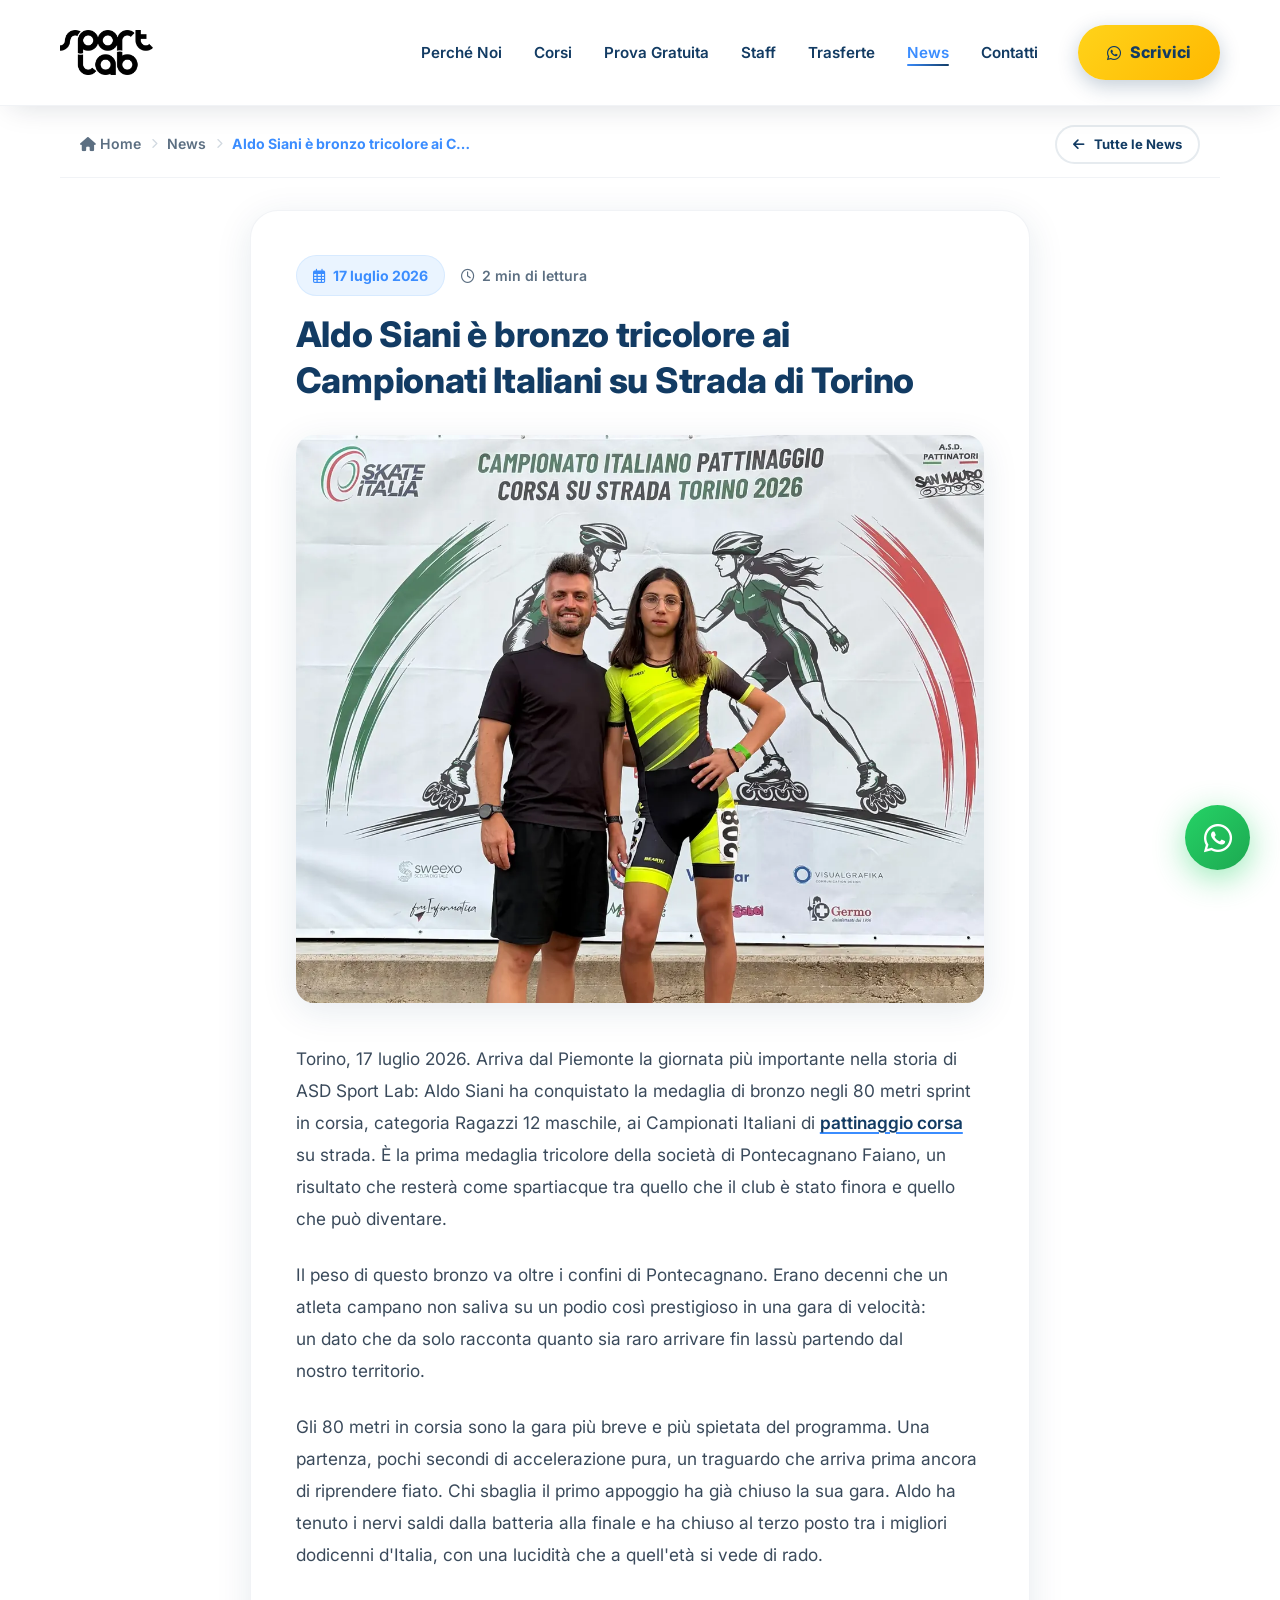
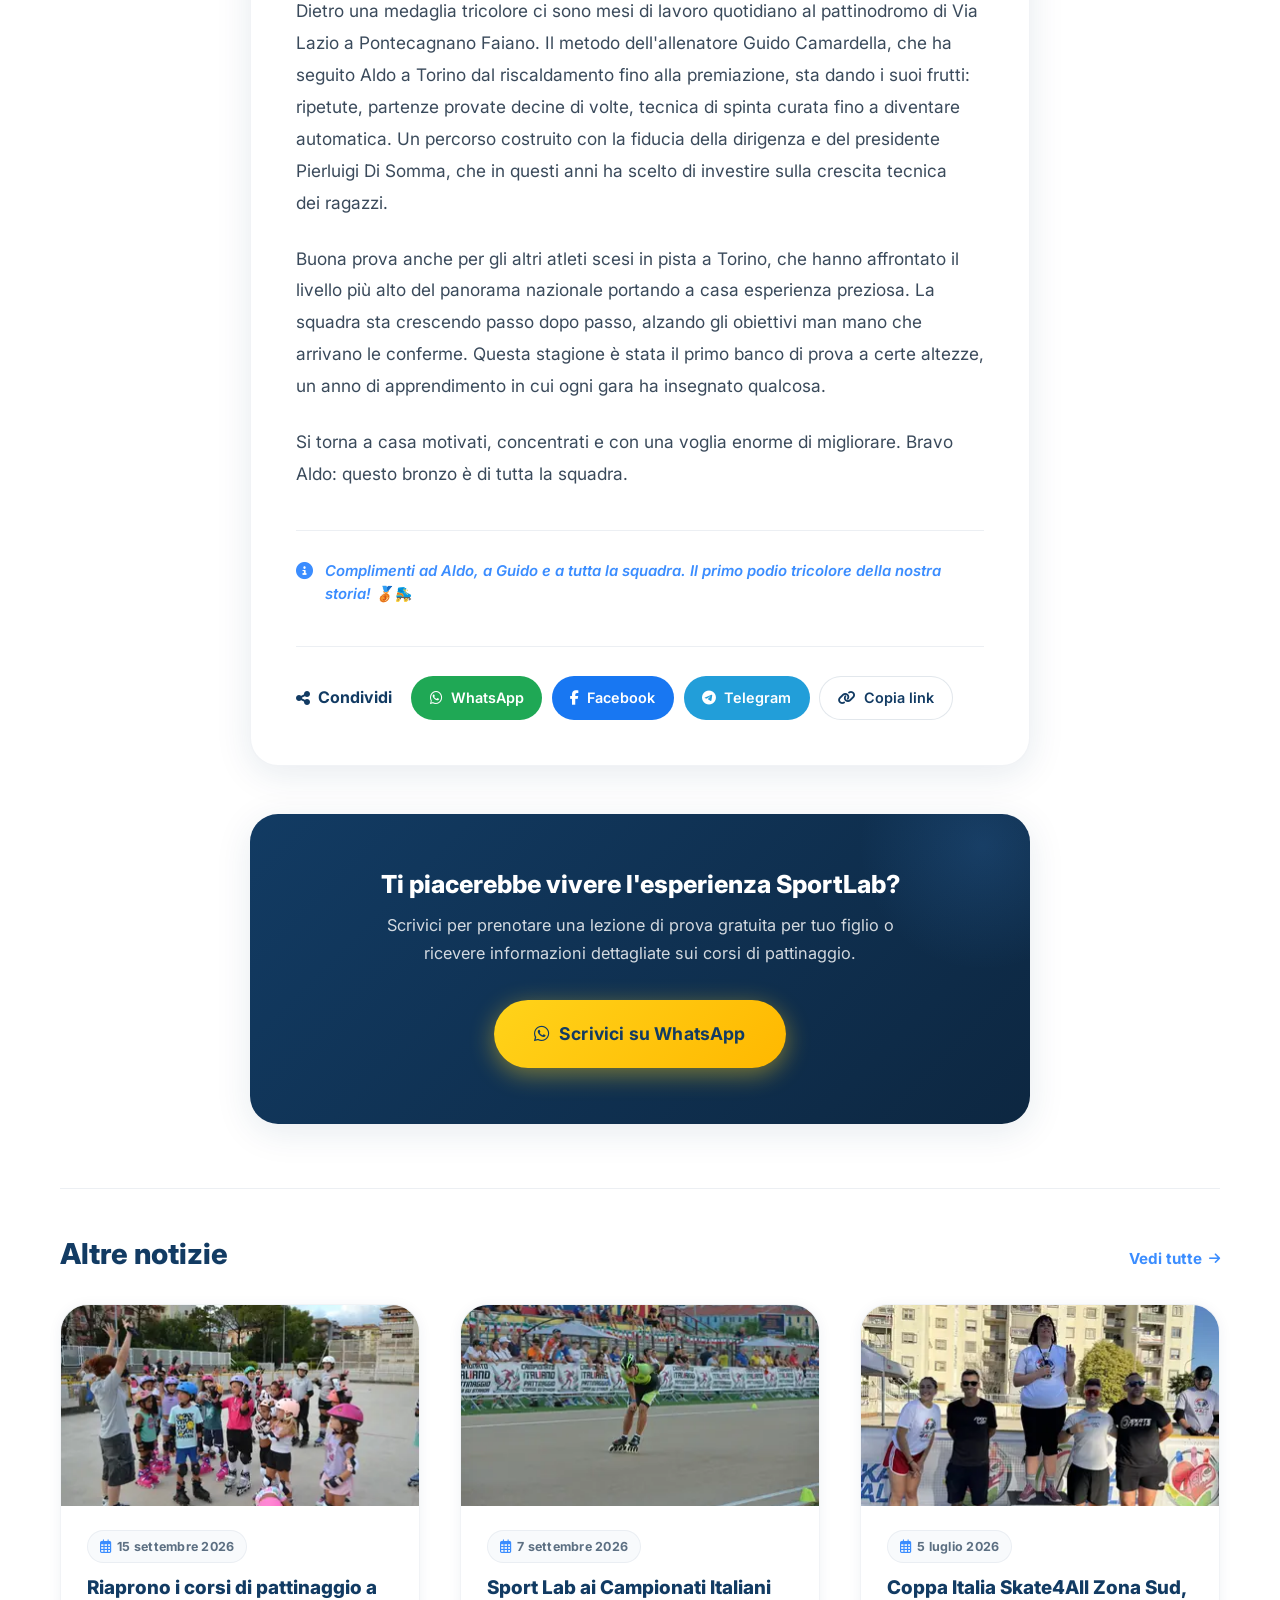
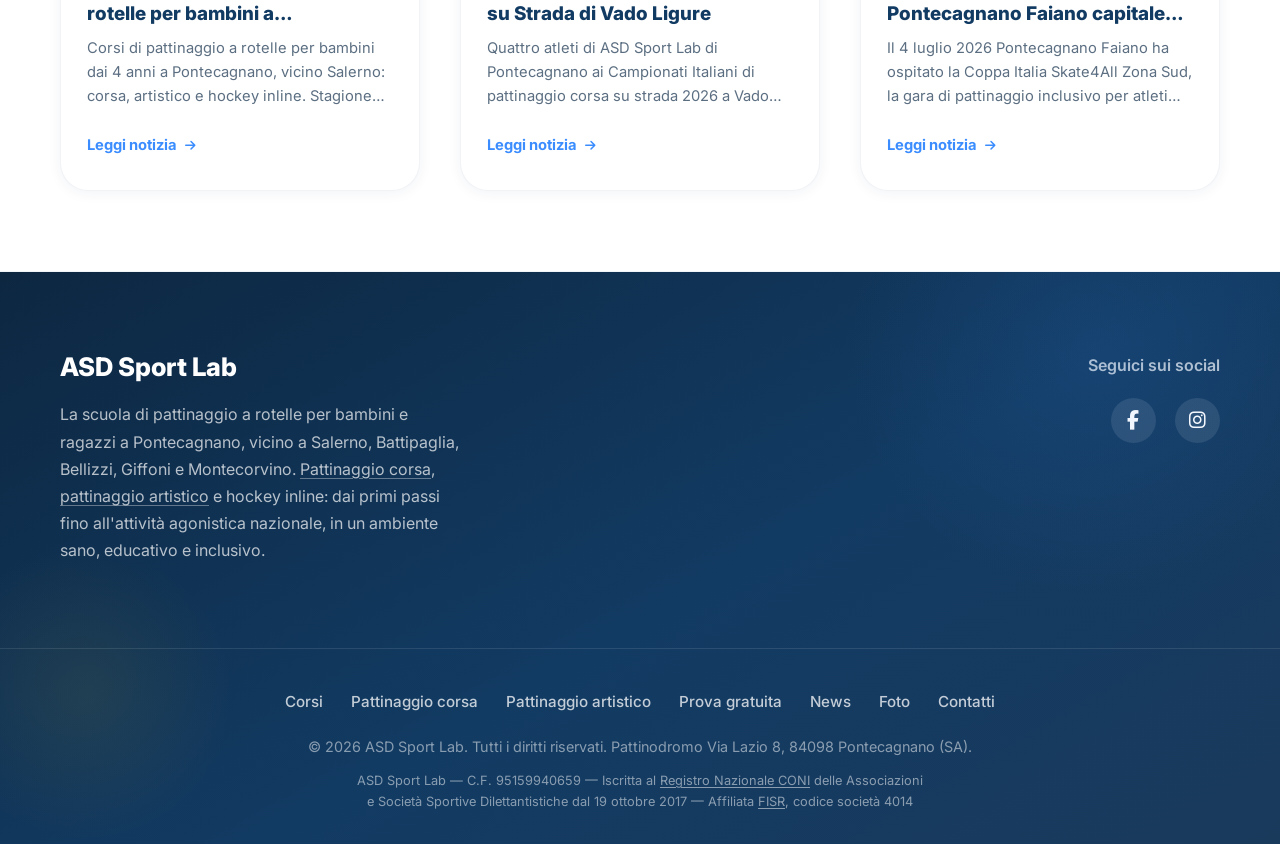
<file: news/aldo-siani-bronzo-campionati-italiani-strada-torino-2026.html>
<!DOCTYPE html>
<html lang="it">
<head>
    <meta charset="UTF-8">
    <meta name="viewport" content="width=device-width, initial-scale=1.0">
    <title>Aldo Siani bronzo ai Campionati Italiani Strada 2026 | ASD Sport Lab</title>
    <meta name="description" content="Aldo Siani di ASD Sport Lab è bronzo negli 80 m sprint Ragazzi ai Campionati Italiani di pattinaggio corsa su strada di Torino. Prima medaglia tricolore.">
    <link rel="canonical" href="https://asdsportlab.eu/news/aldo-siani-bronzo-campionati-italiani-strada-torino-2026.html">

    <!-- Open Graph / Social -->
    <meta property="og:type" content="article">
    <meta property="og:title" content="Aldo Siani è bronzo tricolore ai Campionati Italiani su Strada di Torino">
    <meta property="og:description" content="Aldo Siani di ASD Sport Lab è bronzo negli 80 m sprint Ragazzi ai Campionati Italiani di pattinaggio corsa su strada di Torino. Prima medaglia tricolore.">
    <meta property="og:url" content="https://asdsportlab.eu/news/aldo-siani-bronzo-campionati-italiani-strada-torino-2026.html">
    <meta property="og:image" content="https://asdsportlab.eu/images/news/anteprime/aldo-siani-bronzo-campionati-italiani-strada-torino-2026-og.jpg">
    <meta property="og:image:width" content="1200">
    <meta property="og:image:height" content="630">
    <meta property="og:image:alt" content="Aldo Siani di ASD Sport Lab con l&#x27;allenatore Guido Camardella ai Campionati Italiani di pattinaggio corsa su strada Torino 2026">
    <meta property="og:locale" content="it_IT">
    <meta property="og:site_name" content="ASD Sport Lab">
    <meta property="article:published_time" content="2026-07-17">
    <meta name="twitter:card" content="summary_large_image">
    <meta name="twitter:title" content="Aldo Siani è bronzo tricolore ai Campionati Italiani su Strada di Torino">
    <meta name="twitter:description" content="Aldo Siani di ASD Sport Lab è bronzo negli 80 m sprint Ragazzi ai Campionati Italiani di pattinaggio corsa su strada di Torino. Prima medaglia tricolore.">
    <meta name="twitter:image" content="https://asdsportlab.eu/images/news/anteprime/aldo-siani-bronzo-campionati-italiani-strada-torino-2026-og.jpg">

    <!-- Font e icone non bloccanti (stesso schema di index.html) -->
    <link rel="preconnect" href="https://fonts.googleapis.com">
    <link rel="preconnect" href="https://fonts.gstatic.com" crossorigin>
    <link rel="stylesheet" href="https://fonts.googleapis.com/css2?family=Inter:wght@400;500;600;700;800&display=swap" media="print" onload="this.media='all'">
    <noscript><link rel="stylesheet" href="https://fonts.googleapis.com/css2?family=Inter:wght@400;500;600;700;800&display=swap"></noscript>
    <link rel="stylesheet" href="https://cdnjs.cloudflare.com/ajax/libs/font-awesome/6.4.0/css/all.min.css" media="print" onload="this.media='all'">
    <noscript><link rel="stylesheet" href="https://cdnjs.cloudflare.com/ajax/libs/font-awesome/6.4.0/css/all.min.css"></noscript>

    <link rel="stylesheet" href="/css/style.css">
    <link rel="stylesheet" href="/css/enhanced.css">

    <link rel="icon" href="/favicon.ico" sizes="any">
    <link rel="icon" type="image/png" sizes="48x48" href="/images/loghi/sportlab-48.png">
    <link rel="apple-touch-icon" sizes="180x180" href="/images/loghi/sportlab-180.png">
    <meta name="theme-color" content="#123B63">

    <script type="application/ld+json">
{
  "@context": "https://schema.org",
  "@graph": [
    {
      "@type": "Article",
      "@id": "https://asdsportlab.eu/news/aldo-siani-bronzo-campionati-italiani-strada-torino-2026.html#article",
      "headline": "Aldo Siani è bronzo tricolore ai Campionati Italiani su Strada di Torino",
      "description": "Aldo Siani di ASD Sport Lab è bronzo negli 80 m sprint Ragazzi ai Campionati Italiani di pattinaggio corsa su strada di Torino. Prima medaglia tricolore.",
      "image": [
        "https://asdsportlab.eu/images/news/anteprime/aldo-siani-bronzo-campionati-italiani-strada-torino-2026-og.jpg",
        "https://asdsportlab.eu/images/news/foto/aldo-siani-bronzo-campionati-italiani-torino-2026.webp"
      ],
      "datePublished": "2026-07-17",
      "dateModified": "2026-07-17",
      "author": {
        "@id": "https://asdsportlab.eu/#organization"
      },
      "publisher": {
        "@id": "https://asdsportlab.eu/#organization"
      },
      "mainEntityOfPage": "https://asdsportlab.eu/news/aldo-siani-bronzo-campionati-italiani-strada-torino-2026.html",
      "inLanguage": "it-IT"
    },
    {
      "@type": "BreadcrumbList",
      "itemListElement": [
        {
          "@type": "ListItem",
          "position": 1,
          "name": "Home",
          "item": "https://asdsportlab.eu/"
        },
        {
          "@type": "ListItem",
          "position": 2,
          "name": "News",
          "item": "https://asdsportlab.eu/news.html"
        },
        {
          "@type": "ListItem",
          "position": 3,
          "name": "Aldo Siani è bronzo tricolore ai Campionati Italiani su Strada di Torino",
          "item": "https://asdsportlab.eu/news/aldo-siani-bronzo-campionati-italiani-strada-torino-2026.html"
        }
      ]
    },
    {
      "@type": "SportsOrganization",
      "@id": "https://asdsportlab.eu/#organization",
      "name": "ASD Sport Lab",
      "url": "https://asdsportlab.eu/",
      "logo": "https://asdsportlab.eu/images/loghi/sportlab-512.png"
    }
  ]
}
    </script>
</head>
<body>
    <!-- Pagina generata da .github/scripts/genera_news.py: non modificarla a mano,
         si rigenera da content/news.json -->

    <header id="header">
        <div class="container header-container">
            <a href="/" class="logo">
                <img src="/images/loghi/sportlab.webp" alt="ASD Sport Lab - Scuola di Pattinaggio Pontecagnano Salerno" class="logo-img" width="328" height="158" fetchpriority="high">
            </a>
            <nav class="main-nav">
                <ul class="nav-links">
                    <li><a href="/#perche-noi">Perché Noi</a></li>
                    <li><a href="/#corsi">Corsi</a></li>
                    <li><a href="/#prova">Prova Gratuita</a></li>
                    <li><a href="/#staff">Staff</a></li>
                    <li><a href="/#eventi">Trasferte</a></li>
                    <li><a href="/news.html" class="nav-link-active">News</a></li>
                    <li><a href="/#contatti">Contatti</a></li>
                </ul>
                <a href="https://wa.me/393454294187?text=Ciao%20vorrei%20avere%20piu%20informazioni%20riguardo%20i%20corsi%20di%20pattinaggio"
                    class="btn btn-primary nav-cta"><i class="fab fa-whatsapp"></i> Scrivici</a>
            </nav>
            <button class="mobile-menu-btn" aria-label="Apri menu"><i class="fas fa-bars"></i></button>
        </div>
    </header>

    <div class="mobile-nav-overlay">
        <div class="mobile-nav-menu">
            <button class="close-menu-btn" aria-label="Chiudi menu"><i class="fas fa-times"></i></button>
            <ul>
                <li><a href="/#perche-noi">Perché Noi</a></li>
                <li><a href="/#corsi">Corsi</a></li>
                <li><a href="/#prova">Prova Gratuita</a></li>
                <li><a href="/#staff">Staff</a></li>
                <li><a href="/#eventi">Trasferte</a></li>
                <li><a href="/news.html">News</a></li>
                <li><a href="/#contatti">Contatti</a></li>
            </ul>
            <a href="https://wa.me/393454294187?text=Ciao%20vorrei%20avere%20piu%20informazioni%20riguardo%20i%20corsi%20di%20pattinaggio"
                class="btn btn-cta"><i class="fab fa-whatsapp"></i> Contattaci su WhatsApp</a>
        </div>
    </div>

    <section class="section news-main-section news-article-page">
        <div class="container">
            <div class="news-detail-topbar">
                <div class="container">
                    <nav class="news-breadcrumb" aria-label="Breadcrumb">
                        <a href="/"><i class="fas fa-home"></i> Home</a>
                        <span class="breadcrumb-sep"><i class="fas fa-chevron-right"></i></span>
                        <a href="/news.html">News</a>
                        <span class="breadcrumb-sep"><i class="fas fa-chevron-right"></i></span>
                        <span class="breadcrumb-current">Aldo Siani è bronzo tricolore ai Campionati Italiani su Strada di Torino</span>
                    </nav>
                    <a href="/news.html" class="btn btn-outline btn-sm"><i class="fas fa-arrow-left"></i> Tutte le News</a>
                </div>
            </div>

            <div class="news-detail-container">
                <article class="news-detail-article">
                    <header class="news-detail-header">
                        <div class="news-detail-meta">
                            <span class="news-detail-date"><i class="far fa-calendar-alt"></i> <time datetime="2026-07-17">17 luglio 2026</time></span>
                            <span class="news-detail-reading"><i class="far fa-clock"></i> 2 min di lettura</span>
                        </div>
                        <h1 class="news-detail-title">Aldo Siani è bronzo tricolore ai Campionati Italiani su Strada di Torino</h1>
                    </header>

                        <div class="news-detail-cover-wrapper news-detail-cover-wrapper--intera">
                            <img src="/images/news/anteprime/aldo-siani-bronzo-campionati-italiani-strada-torino-2026-cover.webp" srcset="/images/news/anteprime/aldo-siani-bronzo-campionati-italiani-strada-torino-2026-card.webp 720w, /images/news/anteprime/aldo-siani-bronzo-campionati-italiani-strada-torino-2026-cover.webp 1200w, /images/news/foto/aldo-siani-bronzo-campionati-italiani-torino-2026.webp 1600w" sizes="(max-width: 820px) 100vw, 780px" alt="Aldo Siani di ASD Sport Lab con l&#x27;allenatore Guido Camardella ai Campionati Italiani di pattinaggio corsa su strada Torino 2026" class="news-detail-cover" fetchpriority="high" width="1600" height="1320">
                        </div>

                    <div class="news-detail-body">
                            <p>Torino, 17 luglio 2026. Arriva dal Piemonte la giornata più importante nella storia di ASD Sport Lab: Aldo Siani ha conquistato la medaglia di bronzo negli 80 metri sprint in corsia, categoria Ragazzi 12 maschile, ai Campionati Italiani di <a href="/pattinaggio-corsa-salerno.html">pattinaggio corsa</a> su strada. È la prima medaglia tricolore della società di Pontecagnano Faiano, un risultato che resterà come spartiacque tra quello che il club è stato finora e quello che può diventare.</p>
                            <p>Il peso di questo bronzo va oltre i confini di Pontecagnano. Erano decenni che un atleta campano non saliva su un podio così prestigioso in una gara di velocità: un dato che da solo racconta quanto sia raro arrivare fin lassù partendo dal nostro territorio.</p>
                            <p>Gli 80 metri in corsia sono la gara più breve e più spietata del programma. Una partenza, pochi secondi di accelerazione pura, un traguardo che arriva prima ancora di riprendere fiato. Chi sbaglia il primo appoggio ha già chiuso la sua gara. Aldo ha tenuto i nervi saldi dalla batteria alla finale e ha chiuso al terzo posto tra i migliori dodicenni d&#x27;Italia, con una lucidità che a quell&#x27;età si vede di rado.</p>
                            <p>Dietro una medaglia tricolore ci sono mesi di lavoro quotidiano al pattinodromo di Via Lazio a Pontecagnano Faiano. Il metodo dell&#x27;allenatore Guido Camardella, che ha seguito Aldo a Torino dal riscaldamento fino alla premiazione, sta dando i suoi frutti: ripetute, partenze provate decine di volte, tecnica di spinta curata fino a diventare automatica. Un percorso costruito con la fiducia della dirigenza e del presidente Pierluigi Di Somma, che in questi anni ha scelto di investire sulla crescita tecnica dei ragazzi.</p>
                            <p>Buona prova anche per gli altri atleti scesi in pista a Torino, che hanno affrontato il livello più alto del panorama nazionale portando a casa esperienza preziosa. La squadra sta crescendo passo dopo passo, alzando gli obiettivi man mano che arrivano le conferme. Questa stagione è stata il primo banco di prova a certe altezze, un anno di apprendimento in cui ogni gara ha insegnato qualcosa.</p>
                            <p>Si torna a casa motivati, concentrati e con una voglia enorme di migliorare. Bravo Aldo: questo bronzo è di tutta la squadra.</p>
                    </div>

                        <footer class="news-detail-footer">
                            <i class="fas fa-info-circle"></i> <span>Complimenti ad Aldo, a Guido e a tutta la squadra. Il primo podio tricolore della nostra storia! 🥉🛼</span>
                        </footer>

                    <div class="news-share">
                        <span class="news-share-label"><i class="fas fa-share-alt"></i> Condividi</span>
                        <div class="news-share-buttons">
                            <a href="https://wa.me/?text=Aldo%20Siani%20%C3%A8%20bronzo%20tricolore%20ai%20Campionati%20Italiani%20su%20Strada%20di%20Torino%20https%3A%2F%2Fasdsportlab.eu%2Fnews%2Faldo-siani-bronzo-campionati-italiani-strada-torino-2026.html" class="news-share-btn news-share-btn--wa" target="_blank" rel="noopener"><i class="fab fa-whatsapp"></i> WhatsApp</a>
                            <a href="https://www.facebook.com/sharer/sharer.php?u=https%3A%2F%2Fasdsportlab.eu%2Fnews%2Faldo-siani-bronzo-campionati-italiani-strada-torino-2026.html" class="news-share-btn news-share-btn--fb" target="_blank" rel="noopener"><i class="fab fa-facebook-f"></i> Facebook</a>
                            <a href="https://t.me/share/url?url=https%3A%2F%2Fasdsportlab.eu%2Fnews%2Faldo-siani-bronzo-campionati-italiani-strada-torino-2026.html&amp;text=Aldo%20Siani%20%C3%A8%20bronzo%20tricolore%20ai%20Campionati%20Italiani%20su%20Strada%20di%20Torino" class="news-share-btn news-share-btn--tg" target="_blank" rel="noopener"><i class="fab fa-telegram-plane"></i> Telegram</a>
                            <button type="button" class="news-share-btn" data-copia-link="https://asdsportlab.eu/news/aldo-siani-bronzo-campionati-italiani-strada-torino-2026.html"><i class="fas fa-link"></i> <span>Copia link</span></button>
                            <button type="button" class="news-share-btn news-share-btn--altro" data-condividi="Aldo Siani è bronzo tricolore ai Campionati Italiani su Strada di Torino" hidden><i class="fas fa-ellipsis-h"></i> Altre app</button>
                        </div>
                    </div>
                </article>

                <div class="news-detail-cta-block">
                    <h3>Ti piacerebbe vivere l'esperienza SportLab?</h3>
                    <p>Scrivici per prenotare una lezione di prova gratuita per tuo figlio o ricevere informazioni dettagliate sui corsi di pattinaggio.</p>
                    <a href="https://wa.me/393454294187?text=Ciao%20ho%20letto%20la%20notizia%20sul%20sito%20e%20vorrei%20maggiori%20informazioni"
                       class="btn btn-cta btn-large shadow" target="_blank" rel="noopener">
                        <i class="fab fa-whatsapp"></i> Scrivici su WhatsApp
                    </a>
                </div>
            </div>

            <section class="news-related" aria-labelledby="altre-notizie">
                <div class="news-related-head">
                    <h2 id="altre-notizie">Altre notizie</h2>
                    <a href="/news.html" class="news-related-all">Vedi tutte <i class="fas fa-arrow-right"></i></a>
                </div>
                <div class="news-grid visible">
                    <article class="news-card" data-anno="2026">
                        <div class="news-card-media">
                            <img src="/images/news/anteprime/corsi-pattinaggio-bambini-pontecagnano-salerno-2026-2027-card.webp" srcset="/images/news/anteprime/corsi-pattinaggio-bambini-pontecagnano-salerno-2026-2027-card-sm.webp 360w, /images/news/anteprime/corsi-pattinaggio-bambini-pontecagnano-salerno-2026-2027-card.webp 720w" sizes="(max-width: 640px) 120px, 360px" alt="Bambini con caschi, protezioni e pattini a rotelle durante un corso di pattinaggio di ASD Sport Lab al pattinodromo di Pontecagnano, vicino Salerno" loading="lazy" width="720" height="480">
                        </div>
                        <div class="news-card-content">
                            <div class="news-card-meta">
                                <span class="news-date"><i class="far fa-calendar-alt"></i> <time datetime="2026-09-15">15 settembre 2026</time></span>
                            </div>
                            <h3><a href="/news/corsi-pattinaggio-bambini-pontecagnano-salerno-2026-2027.html">Riaprono i corsi di pattinaggio a rotelle per bambini a Pontecagnano: al via la stagione 2026/2027</a></h3>
                            <p>Corsi di pattinaggio a rotelle per bambini dai 4 anni a Pontecagnano, vicino Salerno: corsa, artistico e hockey inline. Stagione 2026/2027, prova gratuita.</p>
                            <a href="/news/corsi-pattinaggio-bambini-pontecagnano-salerno-2026-2027.html" class="news-card-link" aria-hidden="true" tabindex="-1">Leggi notizia <i class="fas fa-arrow-right"></i></a>
                        </div>
                    </article>
                    <article class="news-card" data-anno="2026">
                        <div class="news-card-media">
                            <img src="/images/news/anteprime/campionati-italiani-pattinaggio-strada-vado-ligure-2026-card.webp" srcset="/images/news/anteprime/campionati-italiani-pattinaggio-strada-vado-ligure-2026-card-sm.webp 360w, /images/news/anteprime/campionati-italiani-pattinaggio-strada-vado-ligure-2026-card.webp 720w" sizes="(max-width: 640px) 120px, 360px" alt="Giuseppe di ASD Sport Lab in gara ai Campionati Italiani di pattinaggio corsa su strada di Vado Ligure 2026, davanti agli striscioni del campionato e al pubblico" loading="lazy" width="720" height="480">
                        </div>
                        <div class="news-card-content">
                            <div class="news-card-meta">
                                <span class="news-date"><i class="far fa-calendar-alt"></i> <time datetime="2026-09-07">7 settembre 2026</time></span>
                            </div>
                            <h3><a href="/news/campionati-italiani-pattinaggio-strada-vado-ligure-2026.html">Sport Lab ai Campionati Italiani su Strada di Vado Ligure</a></h3>
                            <p>Quattro atleti di ASD Sport Lab di Pontecagnano ai Campionati Italiani di pattinaggio corsa su strada 2026 a Vado Ligure: punti in quattro categorie.</p>
                            <a href="/news/campionati-italiani-pattinaggio-strada-vado-ligure-2026.html" class="news-card-link" aria-hidden="true" tabindex="-1">Leggi notizia <i class="fas fa-arrow-right"></i></a>
                        </div>
                    </article>
                    <article class="news-card" data-anno="2026">
                        <div class="news-card-media">
                            <img src="/images/news/anteprime/coppa-italia-skate4all-zona-sud-pontecagnano-2026-card.webp" srcset="/images/news/anteprime/coppa-italia-skate4all-zona-sud-pontecagnano-2026-card-sm.webp 360w, /images/news/anteprime/coppa-italia-skate4all-zona-sud-pontecagnano-2026-card.webp 720w" sizes="(max-width: 640px) 120px, 360px" alt="Atleta sul gradino più alto del podio della Coppa Italia Skate4All Zona Sud a Pontecagnano Faiano, con tecnici e accompagnatori" loading="lazy" width="720" height="528" style="object-position: 50% 0%">
                        </div>
                        <div class="news-card-content">
                            <div class="news-card-meta">
                                <span class="news-date"><i class="far fa-calendar-alt"></i> <time datetime="2026-07-05">5 luglio 2026</time></span>
                            </div>
                            <h3><a href="/news/coppa-italia-skate4all-zona-sud-pontecagnano-2026.html">Coppa Italia Skate4All Zona Sud, Pontecagnano Faiano capitale del pattinaggio inclusivo del Sud Italia</a></h3>
                            <p>Il 4 luglio 2026 Pontecagnano Faiano ha ospitato la Coppa Italia Skate4All Zona Sud, la gara di pattinaggio inclusivo per atleti con disabilità del Sud.</p>
                            <a href="/news/coppa-italia-skate4all-zona-sud-pontecagnano-2026.html" class="news-card-link" aria-hidden="true" tabindex="-1">Leggi notizia <i class="fas fa-arrow-right"></i></a>
                        </div>
                    </article>
                </div>
            </section>
        </div>
    </section>

    <footer class="footer">
        <div class="container footer-grid">
            <div class="footer-info">
                <h3 class="footer-title">ASD Sport Lab</h3>
                <p class="footer-description">La scuola di pattinaggio a rotelle per bambini e ragazzi a Pontecagnano,
                    vicino a Salerno, Battipaglia, Bellizzi, Giffoni e Montecorvino. <a href="/pattinaggio-corsa-salerno.html">Pattinaggio corsa</a>, <a href="/pattinaggio-artistico-salerno.html">pattinaggio
                    artistico</a> e hockey inline: dai primi passi fino all'attività agonistica nazionale, in un ambiente
                    sano, educativo e inclusivo.</p>
            </div>
            <div class="footer-social-box">
                <p class="footer-social-label">Seguici sui social</p>
                <div class="footer-social-icons">
                    <a href="https://www.facebook.com/sportLABPontecagnano/" aria-label="Seguici su Facebook"
                        class="social-link">
                        <i class="fab fa-facebook-f"></i>
                    </a>
                    <a href="https://instagram.com/sportlab_pontecagnano" target="_blank"
                        aria-label="Seguici su Instagram" class="social-link">
                        <i class="fab fa-instagram"></i>
                    </a>
                </div>
            </div>
        </div>
        <div class="footer-bottom text-center">
            <nav class="footer-nav" aria-label="Link utili">
                <a href="/#corsi">Corsi</a>
                <a href="/pattinaggio-corsa-salerno.html">Pattinaggio corsa</a>
                <a href="/pattinaggio-artistico-salerno.html">Pattinaggio artistico</a>
                <a href="/#prova">Prova gratuita</a>
                <a href="/news.html">News</a>
                <a href="/gallery.html">Foto</a>
                <a href="/#contatti">Contatti</a>
            </nav>
            <p>&copy; 2026 ASD Sport Lab. Tutti i diritti riservati. Pattinodromo Via Lazio 8, 84098 Pontecagnano (SA).</p>
            <p class="footer-legal"><span>ASD Sport Lab — C.F. 95159940659</span><span class="footer-legal-sep"> — </span><span>Iscritta al <a href="https://www.coni.it/it/registro-societa-sportive/home/registro-2-0/RegistroDettaglio.html?id_societa=107524" target="_blank" rel="noopener">Registro Nazionale CONI</a> delle Associazioni e Società Sportive Dilettantistiche dal 19 ottobre 2017</span><span class="footer-legal-sep"> — </span><span>Affiliata <a href="https://www.fisr.it/" target="_blank" rel="noopener">FISR</a>, codice società 4014</span></p>
        </div>
    </footer>

    <a href="https://wa.me/393454294187?text=Ciao%20vorrei%20avere%20piu%20informazioni%20riguardo%20i%20corsi%20di%20pattinaggio"
        class="floating-wa" aria-label="Contattaci su WhatsApp">
        <i class="fab fa-whatsapp"></i>
    </a>

    <script src="/js/main.js"></script>
</body>
</html>
</file>
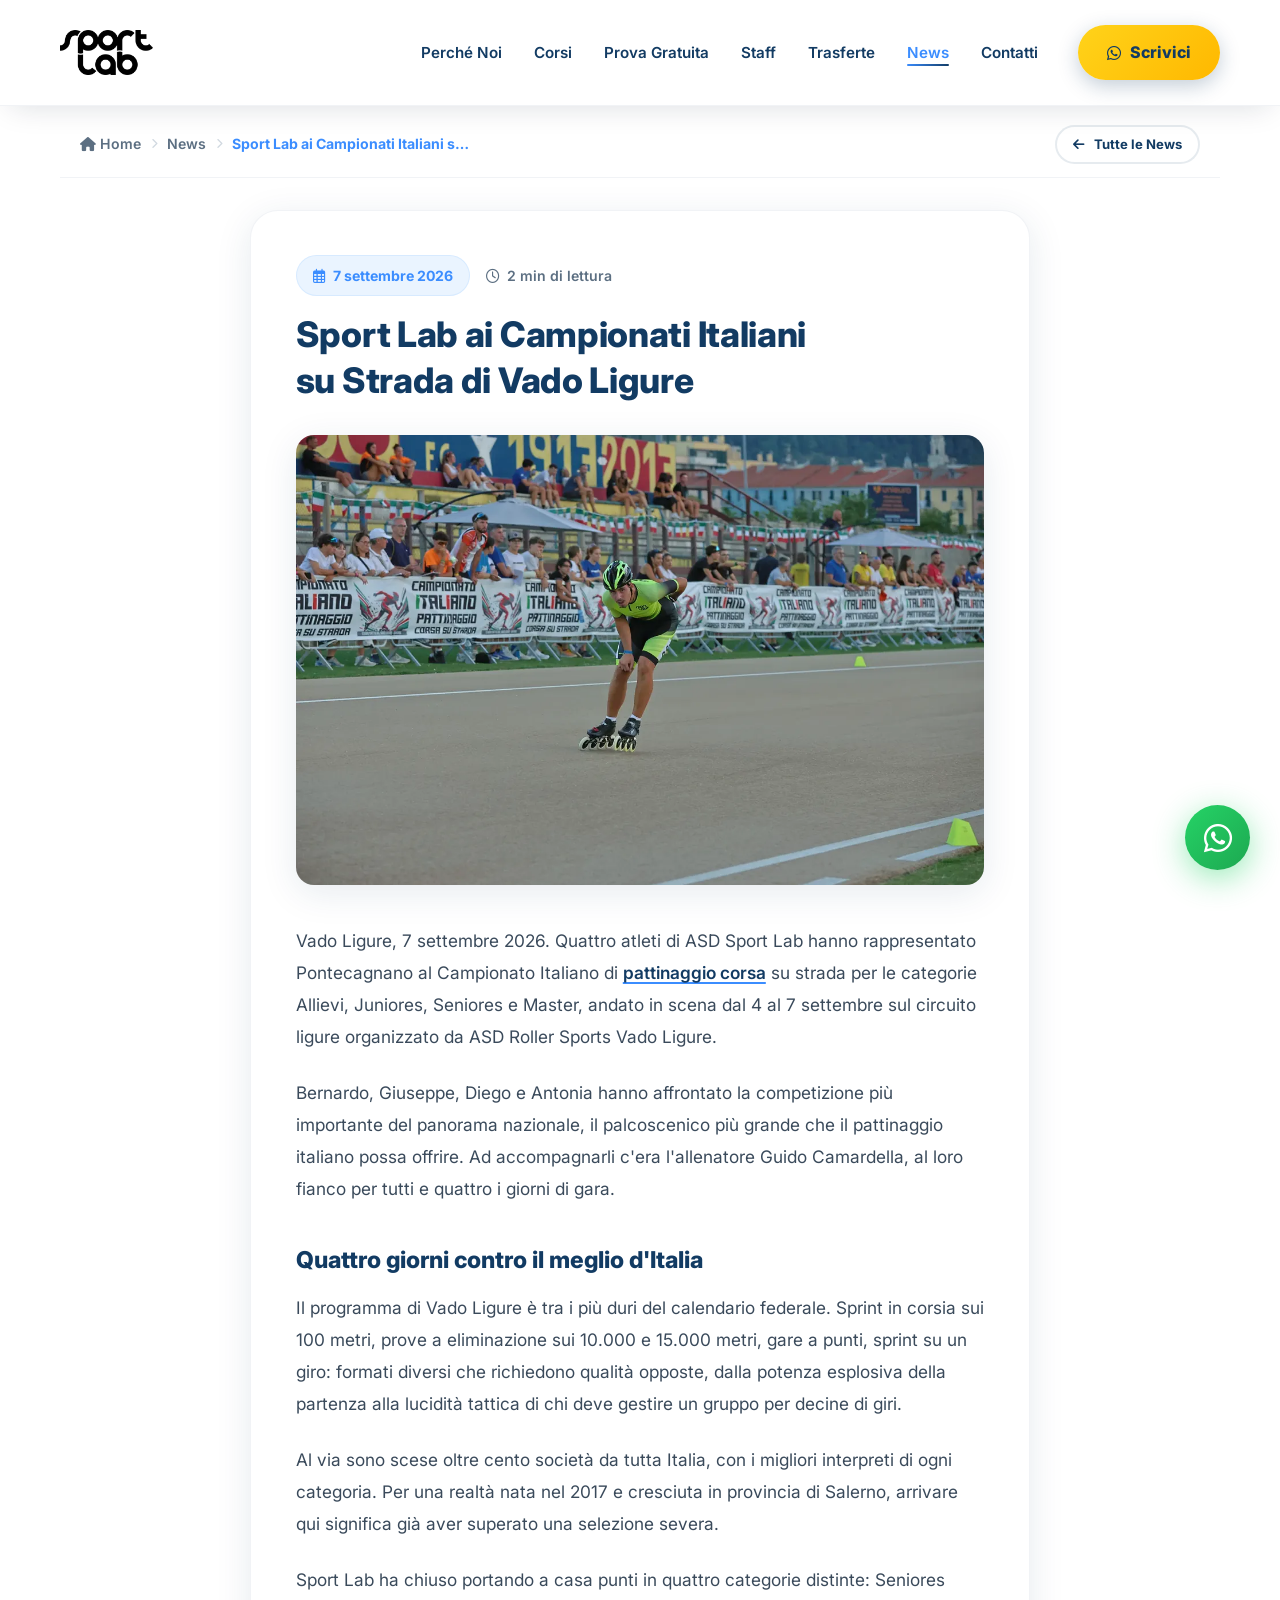
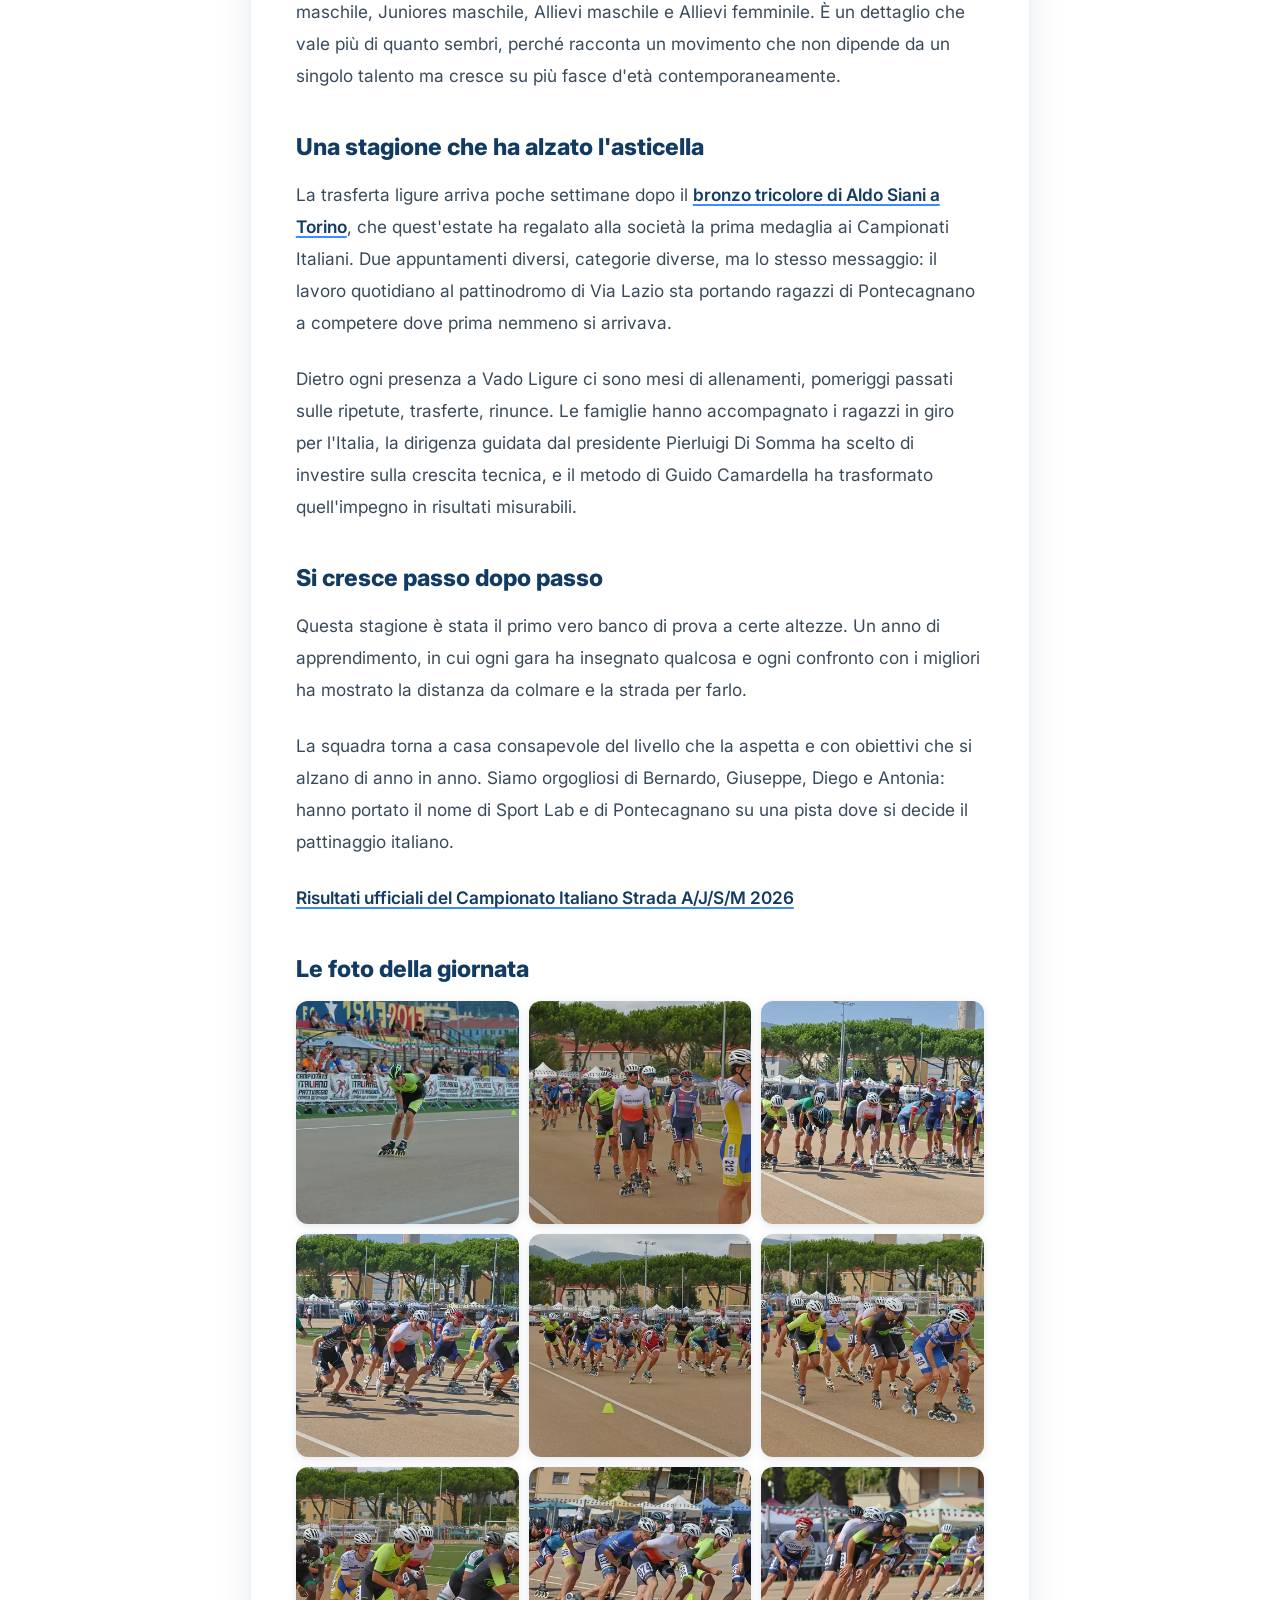
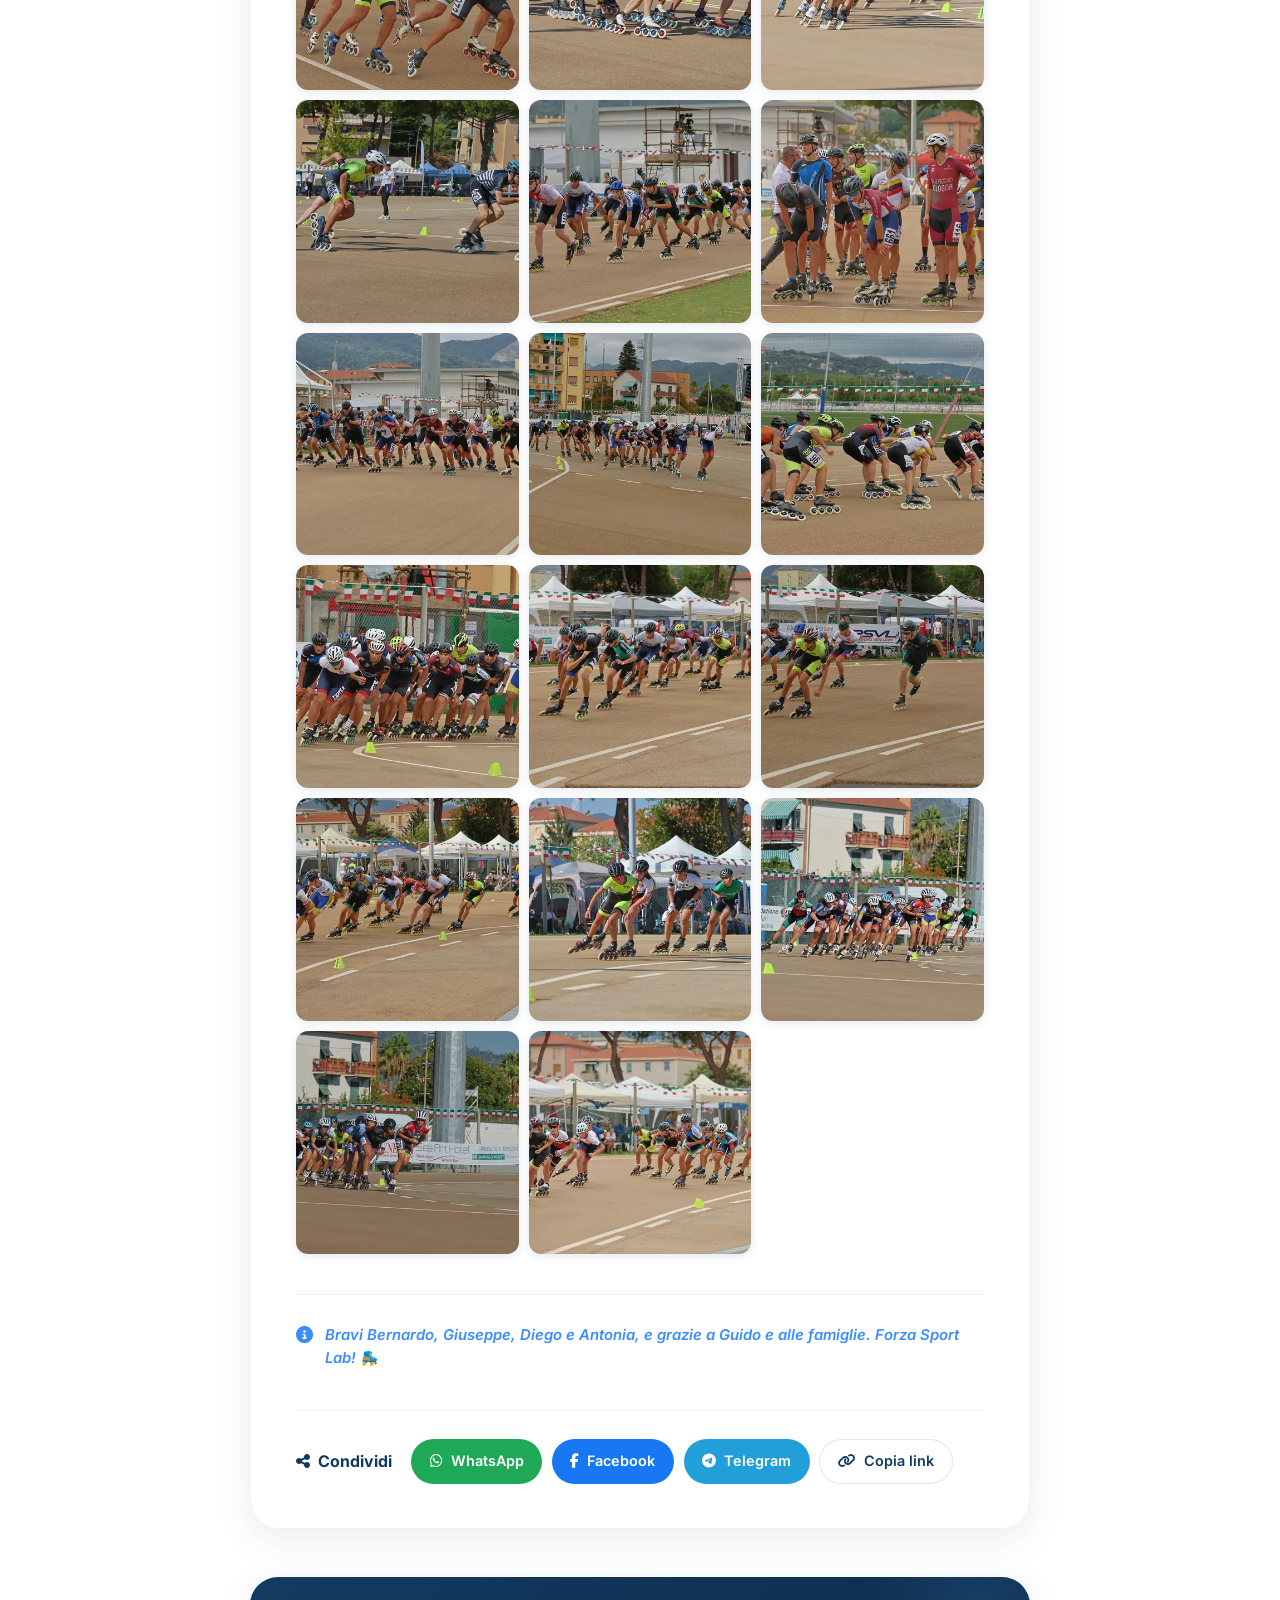
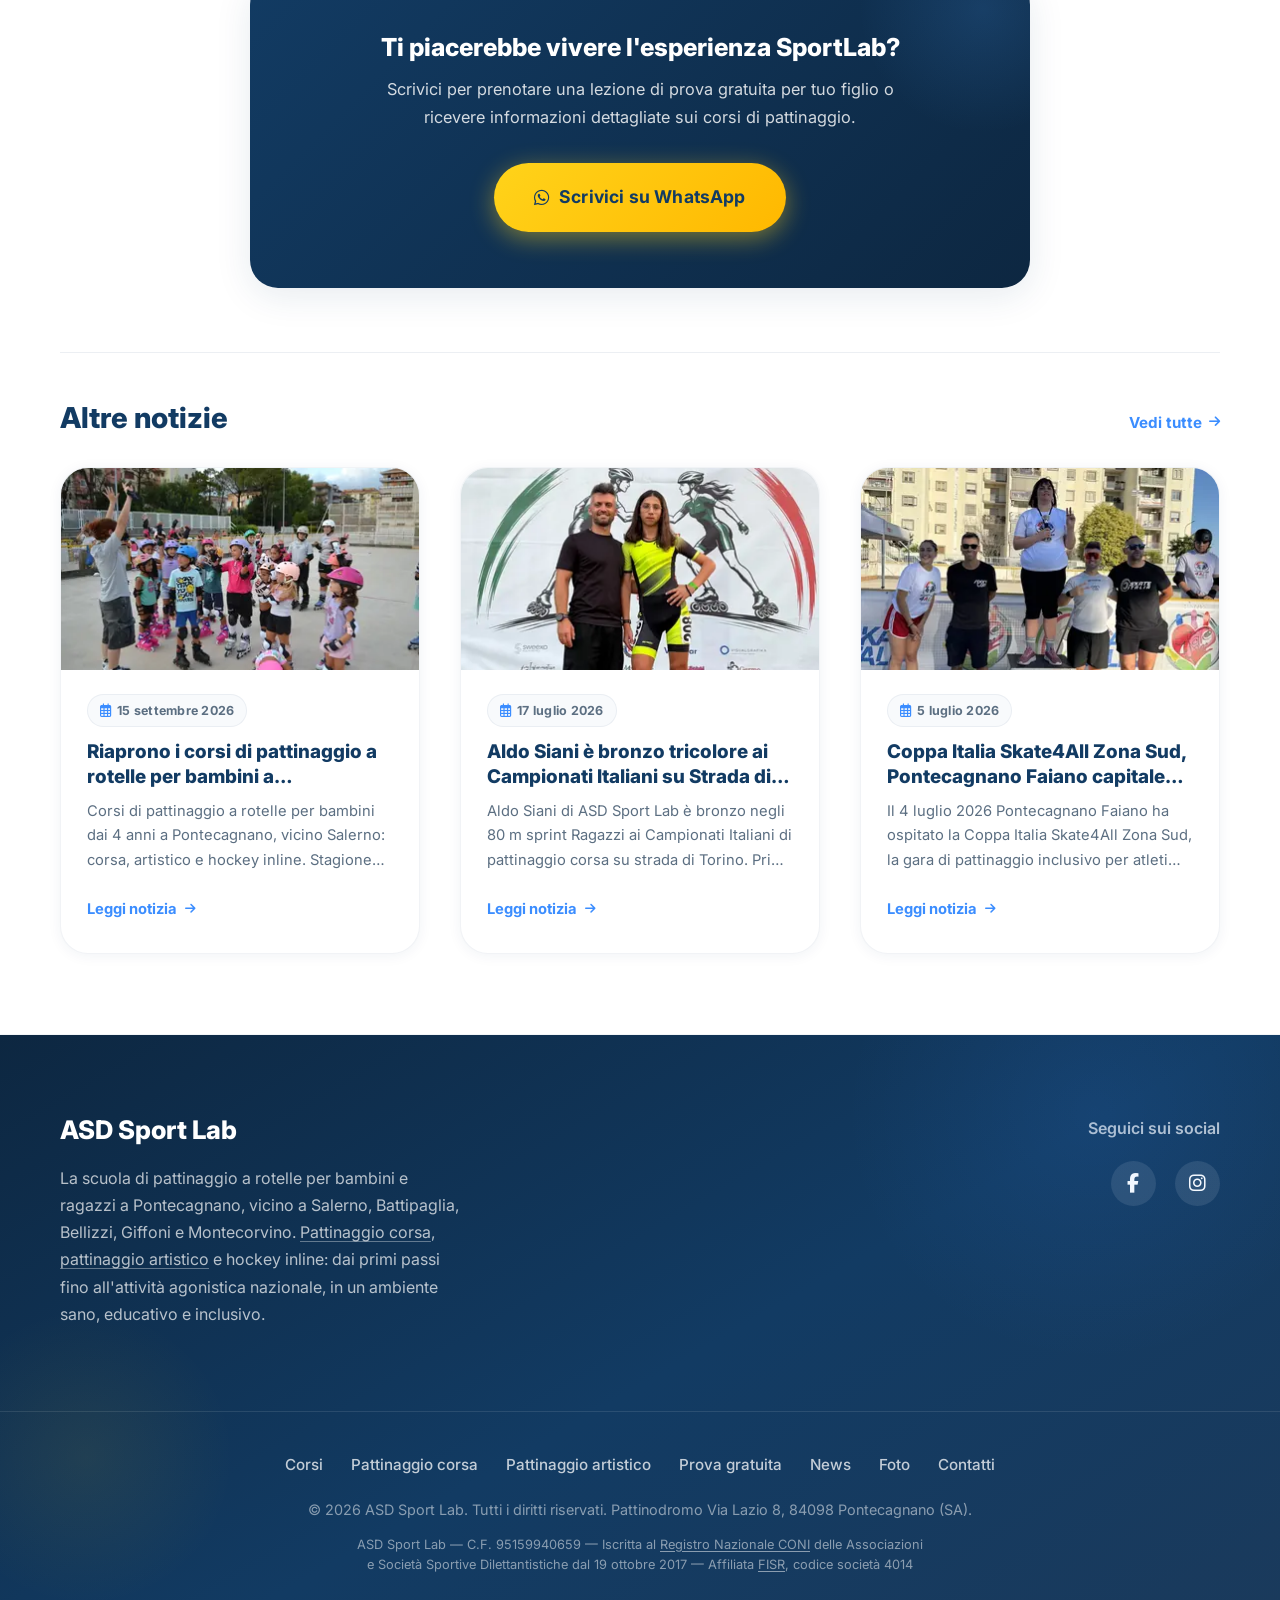
<file: news/campionati-italiani-pattinaggio-strada-vado-ligure-2026.html>
<!DOCTYPE html>
<html lang="it">
<head>
    <meta charset="UTF-8">
    <meta name="viewport" content="width=device-width, initial-scale=1.0">
    <title>Sport Lab ai Campionati Italiani Strada di Vado Ligure 2026</title>
    <meta name="description" content="Quattro atleti di ASD Sport Lab di Pontecagnano ai Campionati Italiani di pattinaggio corsa su strada 2026 a Vado Ligure: punti in quattro categorie.">
    <link rel="canonical" href="https://asdsportlab.eu/news/campionati-italiani-pattinaggio-strada-vado-ligure-2026.html">

    <!-- Open Graph / Social -->
    <meta property="og:type" content="article">
    <meta property="og:title" content="Sport Lab ai Campionati Italiani su Strada di Vado Ligure">
    <meta property="og:description" content="Quattro atleti di ASD Sport Lab di Pontecagnano ai Campionati Italiani di pattinaggio corsa su strada 2026 a Vado Ligure: punti in quattro categorie.">
    <meta property="og:url" content="https://asdsportlab.eu/news/campionati-italiani-pattinaggio-strada-vado-ligure-2026.html">
    <meta property="og:image" content="https://asdsportlab.eu/images/news/anteprime/campionati-italiani-pattinaggio-strada-vado-ligure-2026-og.jpg">
    <meta property="og:image:width" content="1200">
    <meta property="og:image:height" content="630">
    <meta property="og:image:alt" content="Giuseppe di ASD Sport Lab in gara ai Campionati Italiani di pattinaggio corsa su strada di Vado Ligure 2026, davanti agli striscioni del campionato e al pubblico">
    <meta property="og:locale" content="it_IT">
    <meta property="og:site_name" content="ASD Sport Lab">
    <meta property="article:published_time" content="2026-09-07">
    <meta name="twitter:card" content="summary_large_image">
    <meta name="twitter:title" content="Sport Lab ai Campionati Italiani su Strada di Vado Ligure">
    <meta name="twitter:description" content="Quattro atleti di ASD Sport Lab di Pontecagnano ai Campionati Italiani di pattinaggio corsa su strada 2026 a Vado Ligure: punti in quattro categorie.">
    <meta name="twitter:image" content="https://asdsportlab.eu/images/news/anteprime/campionati-italiani-pattinaggio-strada-vado-ligure-2026-og.jpg">

    <!-- Font e icone non bloccanti (stesso schema di index.html) -->
    <link rel="preconnect" href="https://fonts.googleapis.com">
    <link rel="preconnect" href="https://fonts.gstatic.com" crossorigin>
    <link rel="stylesheet" href="https://fonts.googleapis.com/css2?family=Inter:wght@400;500;600;700;800&display=swap" media="print" onload="this.media='all'">
    <noscript><link rel="stylesheet" href="https://fonts.googleapis.com/css2?family=Inter:wght@400;500;600;700;800&display=swap"></noscript>
    <link rel="stylesheet" href="https://cdnjs.cloudflare.com/ajax/libs/font-awesome/6.4.0/css/all.min.css" media="print" onload="this.media='all'">
    <noscript><link rel="stylesheet" href="https://cdnjs.cloudflare.com/ajax/libs/font-awesome/6.4.0/css/all.min.css"></noscript>

    <link rel="stylesheet" href="/css/style.css">
    <link rel="stylesheet" href="/css/enhanced.css">

    <link rel="icon" href="/favicon.ico" sizes="any">
    <link rel="icon" type="image/png" sizes="48x48" href="/images/loghi/sportlab-48.png">
    <link rel="apple-touch-icon" sizes="180x180" href="/images/loghi/sportlab-180.png">
    <meta name="theme-color" content="#123B63">

    <script type="application/ld+json">
{
  "@context": "https://schema.org",
  "@graph": [
    {
      "@type": "Article",
      "@id": "https://asdsportlab.eu/news/campionati-italiani-pattinaggio-strada-vado-ligure-2026.html#article",
      "headline": "Sport Lab ai Campionati Italiani su Strada di Vado Ligure",
      "description": "Quattro atleti di ASD Sport Lab di Pontecagnano ai Campionati Italiani di pattinaggio corsa su strada 2026 a Vado Ligure: punti in quattro categorie.",
      "image": [
        "https://asdsportlab.eu/images/news/anteprime/campionati-italiani-pattinaggio-strada-vado-ligure-2026-og.jpg",
        "https://asdsportlab.eu/images/news/foto/campionati-italiani-strada-vado-ligure-2026-01.webp"
      ],
      "datePublished": "2026-09-07",
      "dateModified": "2026-09-07",
      "author": {
        "@id": "https://asdsportlab.eu/#organization"
      },
      "publisher": {
        "@id": "https://asdsportlab.eu/#organization"
      },
      "mainEntityOfPage": "https://asdsportlab.eu/news/campionati-italiani-pattinaggio-strada-vado-ligure-2026.html",
      "inLanguage": "it-IT"
    },
    {
      "@type": "BreadcrumbList",
      "itemListElement": [
        {
          "@type": "ListItem",
          "position": 1,
          "name": "Home",
          "item": "https://asdsportlab.eu/"
        },
        {
          "@type": "ListItem",
          "position": 2,
          "name": "News",
          "item": "https://asdsportlab.eu/news.html"
        },
        {
          "@type": "ListItem",
          "position": 3,
          "name": "Sport Lab ai Campionati Italiani su Strada di Vado Ligure",
          "item": "https://asdsportlab.eu/news/campionati-italiani-pattinaggio-strada-vado-ligure-2026.html"
        }
      ]
    },
    {
      "@type": "SportsOrganization",
      "@id": "https://asdsportlab.eu/#organization",
      "name": "ASD Sport Lab",
      "url": "https://asdsportlab.eu/",
      "logo": "https://asdsportlab.eu/images/loghi/sportlab-512.png"
    }
  ]
}
    </script>
</head>
<body>
    <!-- Pagina generata da .github/scripts/genera_news.py: non modificarla a mano,
         si rigenera da content/news.json -->

    <header id="header">
        <div class="container header-container">
            <a href="/" class="logo">
                <img src="/images/loghi/sportlab.webp" alt="ASD Sport Lab - Scuola di Pattinaggio Pontecagnano Salerno" class="logo-img" width="328" height="158" fetchpriority="high">
            </a>
            <nav class="main-nav">
                <ul class="nav-links">
                    <li><a href="/#perche-noi">Perché Noi</a></li>
                    <li><a href="/#corsi">Corsi</a></li>
                    <li><a href="/#prova">Prova Gratuita</a></li>
                    <li><a href="/#staff">Staff</a></li>
                    <li><a href="/#eventi">Trasferte</a></li>
                    <li><a href="/news.html" class="nav-link-active">News</a></li>
                    <li><a href="/#contatti">Contatti</a></li>
                </ul>
                <a href="https://wa.me/393454294187?text=Ciao%20vorrei%20avere%20piu%20informazioni%20riguardo%20i%20corsi%20di%20pattinaggio"
                    class="btn btn-primary nav-cta"><i class="fab fa-whatsapp"></i> Scrivici</a>
            </nav>
            <button class="mobile-menu-btn" aria-label="Apri menu"><i class="fas fa-bars"></i></button>
        </div>
    </header>

    <div class="mobile-nav-overlay">
        <div class="mobile-nav-menu">
            <button class="close-menu-btn" aria-label="Chiudi menu"><i class="fas fa-times"></i></button>
            <ul>
                <li><a href="/#perche-noi">Perché Noi</a></li>
                <li><a href="/#corsi">Corsi</a></li>
                <li><a href="/#prova">Prova Gratuita</a></li>
                <li><a href="/#staff">Staff</a></li>
                <li><a href="/#eventi">Trasferte</a></li>
                <li><a href="/news.html">News</a></li>
                <li><a href="/#contatti">Contatti</a></li>
            </ul>
            <a href="https://wa.me/393454294187?text=Ciao%20vorrei%20avere%20piu%20informazioni%20riguardo%20i%20corsi%20di%20pattinaggio"
                class="btn btn-cta"><i class="fab fa-whatsapp"></i> Contattaci su WhatsApp</a>
        </div>
    </div>

    <section class="section news-main-section news-article-page">
        <div class="container">
            <div class="news-detail-topbar">
                <div class="container">
                    <nav class="news-breadcrumb" aria-label="Breadcrumb">
                        <a href="/"><i class="fas fa-home"></i> Home</a>
                        <span class="breadcrumb-sep"><i class="fas fa-chevron-right"></i></span>
                        <a href="/news.html">News</a>
                        <span class="breadcrumb-sep"><i class="fas fa-chevron-right"></i></span>
                        <span class="breadcrumb-current">Sport Lab ai Campionati Italiani su Strada di Vado Ligure</span>
                    </nav>
                    <a href="/news.html" class="btn btn-outline btn-sm"><i class="fas fa-arrow-left"></i> Tutte le News</a>
                </div>
            </div>

            <div class="news-detail-container">
                <article class="news-detail-article">
                    <header class="news-detail-header">
                        <div class="news-detail-meta">
                            <span class="news-detail-date"><i class="far fa-calendar-alt"></i> <time datetime="2026-09-07">7 settembre 2026</time></span>
                            <span class="news-detail-reading"><i class="far fa-clock"></i> 2 min di lettura</span>
                        </div>
                        <h1 class="news-detail-title">Sport Lab ai Campionati Italiani su Strada di Vado Ligure</h1>
                    </header>

                        <div class="news-detail-cover-wrapper">
                            <img src="/images/news/anteprime/campionati-italiani-pattinaggio-strada-vado-ligure-2026-cover.webp" srcset="/images/news/anteprime/campionati-italiani-pattinaggio-strada-vado-ligure-2026-card.webp 720w, /images/news/anteprime/campionati-italiani-pattinaggio-strada-vado-ligure-2026-cover.webp 1200w, /images/news/foto/campionati-italiani-strada-vado-ligure-2026-01.webp 2000w" sizes="(max-width: 820px) 100vw, 780px" alt="Giuseppe di ASD Sport Lab in gara ai Campionati Italiani di pattinaggio corsa su strada di Vado Ligure 2026, davanti agli striscioni del campionato e al pubblico" class="news-detail-cover" fetchpriority="high" width="2000" height="1333">
                        </div>

                    <div class="news-detail-body">
                            <p>Vado Ligure, 7 settembre 2026. Quattro atleti di ASD Sport Lab hanno rappresentato Pontecagnano al Campionato Italiano di <a href="/pattinaggio-corsa-salerno.html">pattinaggio corsa</a> su strada per le categorie Allievi, Juniores, Seniores e Master, andato in scena dal 4 al 7 settembre sul circuito ligure organizzato da ASD Roller Sports Vado Ligure.</p>
                            <p>Bernardo, Giuseppe, Diego e Antonia hanno affrontato la competizione più importante del panorama nazionale, il palcoscenico più grande che il pattinaggio italiano possa offrire. Ad accompagnarli c&#x27;era l&#x27;allenatore Guido Camardella, al loro fianco per tutti e quattro i giorni di gara.</p>
                            <h2>Quattro giorni contro il meglio d&#x27;Italia</h2>
                            <p>Il programma di Vado Ligure è tra i più duri del calendario federale. Sprint in corsia sui 100 metri, prove a eliminazione sui 10.000 e 15.000 metri, gare a punti, sprint su un giro: formati diversi che richiedono qualità opposte, dalla potenza esplosiva della partenza alla lucidità tattica di chi deve gestire un gruppo per decine di giri.</p>
                            <p>Al via sono scese oltre cento società da tutta Italia, con i migliori interpreti di ogni categoria. Per una realtà nata nel 2017 e cresciuta in provincia di Salerno, arrivare qui significa già aver superato una selezione severa.</p>
                            <p>Sport Lab ha chiuso portando a casa punti in quattro categorie distinte: Seniores maschile, Juniores maschile, Allievi maschile e Allievi femminile. È un dettaglio che vale più di quanto sembri, perché racconta un movimento che non dipende da un singolo talento ma cresce su più fasce d&#x27;età contemporaneamente.</p>
                            <h2>Una stagione che ha alzato l&#x27;asticella</h2>
                            <p>La trasferta ligure arriva poche settimane dopo il <a href="/news/aldo-siani-bronzo-campionati-italiani-strada-torino-2026.html">bronzo tricolore di Aldo Siani a Torino</a>, che quest&#x27;estate ha regalato alla società la prima medaglia ai Campionati Italiani. Due appuntamenti diversi, categorie diverse, ma lo stesso messaggio: il lavoro quotidiano al pattinodromo di Via Lazio sta portando ragazzi di Pontecagnano a competere dove prima nemmeno si arrivava.</p>
                            <p>Dietro ogni presenza a Vado Ligure ci sono mesi di allenamenti, pomeriggi passati sulle ripetute, trasferte, rinunce. Le famiglie hanno accompagnato i ragazzi in giro per l&#x27;Italia, la dirigenza guidata dal presidente Pierluigi Di Somma ha scelto di investire sulla crescita tecnica, e il metodo di Guido Camardella ha trasformato quell&#x27;impegno in risultati misurabili.</p>
                            <h2>Si cresce passo dopo passo</h2>
                            <p>Questa stagione è stata il primo vero banco di prova a certe altezze. Un anno di apprendimento, in cui ogni gara ha insegnato qualcosa e ogni confronto con i migliori ha mostrato la distanza da colmare e la strada per farlo.</p>
                            <p>La squadra torna a casa consapevole del livello che la aspetta e con obiettivi che si alzano di anno in anno. Siamo orgogliosi di Bernardo, Giuseppe, Diego e Antonia: hanno portato il nome di Sport Lab e di Pontecagnano su una pista dove si decide il pattinaggio italiano.</p>
                            <p><a href="https://attivita.rollergames.it/corsa/rrunn/2026/362435/RW00005.1/index.htm" target="_blank" rel="noopener">Risultati ufficiali del Campionato Italiano Strada A/J/S/M 2026</a></p>
                    </div>
                    <section class="news-gallery" aria-label="Foto">
                        <h2 class="news-gallery-title">Le foto della giornata</h2>
                        <div class="news-gallery-grid">
                            <a href="/images/news/foto/campionati-italiani-strada-vado-ligure-2026-01.webp" class="news-gallery-link">
                                <img src="/images/news/miniature/campionati-italiani-strada-vado-ligure-2026-01.webp" alt="Giuseppe di ASD Sport Lab in maglia giallo fluo pattina davanti agli striscioni del Campionato Italiano Corsa su Strada" class="news-gallery-item" loading="lazy" width="600" height="400">
                            </a>
                            <a href="/images/news/foto/campionati-italiani-strada-vado-ligure-2026-02.webp" class="news-gallery-link">
                                <img src="/images/news/miniature/campionati-italiani-strada-vado-ligure-2026-02.webp" alt="Atleti Seniores in attesa della partenza sul circuito di Vado Ligure" class="news-gallery-item" loading="lazy" width="600" height="400">
                            </a>
                            <a href="/images/news/foto/campionati-italiani-strada-vado-ligure-2026-03.webp" class="news-gallery-link">
                                <img src="/images/news/miniature/campionati-italiani-strada-vado-ligure-2026-03.webp" alt="Pattinatori schierati sulla linea di partenza, piegati e pronti allo scatto" class="news-gallery-item" loading="lazy" width="600" height="400">
                            </a>
                            <a href="/images/news/foto/campionati-italiani-strada-vado-ligure-2026-04.webp" class="news-gallery-link">
                                <img src="/images/news/miniature/campionati-italiani-strada-vado-ligure-2026-04.webp" alt="Lo scatto della partenza di una gara Seniores ai Campionati Italiani su strada" class="news-gallery-item" loading="lazy" width="600" height="400">
                            </a>
                            <a href="/images/news/foto/campionati-italiani-strada-vado-ligure-2026-05.webp" class="news-gallery-link">
                                <img src="/images/news/miniature/campionati-italiani-strada-vado-ligure-2026-05.webp" alt="Il gruppo lanciato sul rettilineo del circuito di Vado Ligure, tra i pini e i gazebo delle società" class="news-gallery-item" loading="lazy" width="600" height="400">
                            </a>
                            <a href="/images/news/foto/campionati-italiani-strada-vado-ligure-2026-06.webp" class="news-gallery-link">
                                <img src="/images/news/miniature/campionati-italiani-strada-vado-ligure-2026-06.webp" alt="Pattinatori in gruppo compatto durante una gara di fondo" class="news-gallery-item" loading="lazy" width="600" height="400">
                            </a>
                            <a href="/images/news/foto/campionati-italiani-strada-vado-ligure-2026-07.webp" class="news-gallery-link">
                                <img src="/images/news/miniature/campionati-italiani-strada-vado-ligure-2026-07.webp" alt="Testa del gruppo in piena spinta durante una gara Seniores maschile" class="news-gallery-item" loading="lazy" width="600" height="400">
                            </a>
                            <a href="/images/news/foto/campionati-italiani-strada-vado-ligure-2026-08.webp" class="news-gallery-link">
                                <img src="/images/news/miniature/campionati-italiani-strada-vado-ligure-2026-08.webp" alt="Il gruppo affronta la curva in posizione aerodinamica" class="news-gallery-item" loading="lazy" width="600" height="400">
                            </a>
                            <a href="/images/news/foto/campionati-italiani-strada-vado-ligure-2026-09.webp" class="news-gallery-link">
                                <img src="/images/news/miniature/campionati-italiani-strada-vado-ligure-2026-09.webp" alt="Pattinatori in curva davanti allo striscione del Campionato Italiano Pattinaggio Corsa su Strada" class="news-gallery-item" loading="lazy" width="600" height="400">
                            </a>
                            <a href="/images/news/foto/campionati-italiani-strada-vado-ligure-2026-10.webp" class="news-gallery-link">
                                <img src="/images/news/miniature/campionati-italiani-strada-vado-ligure-2026-10.webp" alt="Atleta di ASD Sport Lab in partenza nello sprint in corsia sui 100 metri" class="news-gallery-item" loading="lazy" width="600" height="400">
                            </a>
                            <a href="/images/news/foto/campionati-italiani-strada-vado-ligure-2026-11.webp" class="news-gallery-link">
                                <img src="/images/news/miniature/campionati-italiani-strada-vado-ligure-2026-11.webp" alt="Gruppo di giovani pattinatori in gara, con la torretta delle riprese televisive sullo sfondo" class="news-gallery-item" loading="lazy" width="600" height="400">
                            </a>
                            <a href="/images/news/foto/campionati-italiani-strada-vado-ligure-2026-12.webp" class="news-gallery-link">
                                <img src="/images/news/miniature/campionati-italiani-strada-vado-ligure-2026-12.webp" alt="Atleti che riprendono fiato a fine gara sul circuito di Vado Ligure" class="news-gallery-item" loading="lazy" width="600" height="400">
                            </a>
                            <a href="/images/news/foto/campionati-italiani-strada-vado-ligure-2026-13.webp" class="news-gallery-link">
                                <img src="/images/news/miniature/campionati-italiani-strada-vado-ligure-2026-13.webp" alt="Il gruppo esce dalla curva davanti al pubblico a bordo pista" class="news-gallery-item" loading="lazy" width="600" height="400">
                            </a>
                            <a href="/images/news/foto/campionati-italiani-strada-vado-ligure-2026-14.webp" class="news-gallery-link">
                                <img src="/images/news/miniature/campionati-italiani-strada-vado-ligure-2026-14.webp" alt="Il gruppo allungato sul circuito stradale di Vado Ligure, con le colline liguri sullo sfondo" class="news-gallery-item" loading="lazy" width="600" height="400">
                            </a>
                            <a href="/images/news/foto/campionati-italiani-strada-vado-ligure-2026-15.webp" class="news-gallery-link">
                                <img src="/images/news/miniature/campionati-italiani-strada-vado-ligure-2026-15.webp" alt="Pattinatori pronti alla partenza, tra loro un atleta di ASD Sport Lab in giallo fluo e nero" class="news-gallery-item" loading="lazy" width="600" height="400">
                            </a>
                            <a href="/images/news/foto/campionati-italiani-strada-vado-ligure-2026-16.webp" class="news-gallery-link">
                                <img src="/images/news/miniature/campionati-italiani-strada-vado-ligure-2026-16.webp" alt="Gruppo compatto in curva, tra i coni e le bandierine tricolori" class="news-gallery-item" loading="lazy" width="600" height="400">
                            </a>
                            <a href="/images/news/foto/campionati-italiani-strada-vado-ligure-2026-17.webp" class="news-gallery-link">
                                <img src="/images/news/miniature/campionati-italiani-strada-vado-ligure-2026-17.webp" alt="Gara maschile ai Campionati Italiani su strada, con un atleta in maglia giallo fluo in testa" class="news-gallery-item" loading="lazy" width="600" height="400">
                            </a>
                            <a href="/images/news/foto/campionati-italiani-strada-vado-ligure-2026-18.webp" class="news-gallery-link">
                                <img src="/images/news/miniature/campionati-italiani-strada-vado-ligure-2026-18.webp" alt="Giovani pattinatori in fila indiana durante la gara" class="news-gallery-item" loading="lazy" width="600" height="400">
                            </a>
                            <a href="/images/news/foto/campionati-italiani-strada-vado-ligure-2026-19.webp" class="news-gallery-link">
                                <img src="/images/news/miniature/campionati-italiani-strada-vado-ligure-2026-19.webp" alt="Il gruppo in curva davanti ai gazebo delle società" class="news-gallery-item" loading="lazy" width="600" height="400">
                            </a>
                            <a href="/images/news/foto/campionati-italiani-strada-vado-ligure-2026-20.webp" class="news-gallery-link">
                                <img src="/images/news/miniature/campionati-italiani-strada-vado-ligure-2026-20.webp" alt="Antonia di ASD Sport Lab in testa al gruppo nella gara Allievi femminile" class="news-gallery-item" loading="lazy" width="600" height="400">
                            </a>
                            <a href="/images/news/foto/campionati-italiani-strada-vado-ligure-2026-21.webp" class="news-gallery-link">
                                <img src="/images/news/miniature/campionati-italiani-strada-vado-ligure-2026-21.webp" alt="Il gruppo della gara Allievi femminile in curva sul circuito di Vado Ligure" class="news-gallery-item" loading="lazy" width="600" height="400">
                            </a>
                            <a href="/images/news/foto/campionati-italiani-strada-vado-ligure-2026-22.webp" class="news-gallery-link">
                                <img src="/images/news/miniature/campionati-italiani-strada-vado-ligure-2026-22.webp" alt="Pattinatrici Allieve lanciate in uscita dalla curva" class="news-gallery-item" loading="lazy" width="600" height="400">
                            </a>
                            <a href="/images/news/foto/campionati-italiani-strada-vado-ligure-2026-23.webp" class="news-gallery-link">
                                <img src="/images/news/miniature/campionati-italiani-strada-vado-ligure-2026-23.webp" alt="Gara Allievi femminile ai Campionati Italiani di pattinaggio corsa su strada 2026" class="news-gallery-item" loading="lazy" width="600" height="400">
                            </a>
                        </div>
                    </section>

                        <footer class="news-detail-footer">
                            <i class="fas fa-info-circle"></i> <span>Bravi Bernardo, Giuseppe, Diego e Antonia, e grazie a Guido e alle famiglie. Forza Sport Lab! 🛼</span>
                        </footer>

                    <div class="news-share">
                        <span class="news-share-label"><i class="fas fa-share-alt"></i> Condividi</span>
                        <div class="news-share-buttons">
                            <a href="https://wa.me/?text=Sport%20Lab%20ai%20Campionati%20Italiani%20su%20Strada%20di%20Vado%20Ligure%20https%3A%2F%2Fasdsportlab.eu%2Fnews%2Fcampionati-italiani-pattinaggio-strada-vado-ligure-2026.html" class="news-share-btn news-share-btn--wa" target="_blank" rel="noopener"><i class="fab fa-whatsapp"></i> WhatsApp</a>
                            <a href="https://www.facebook.com/sharer/sharer.php?u=https%3A%2F%2Fasdsportlab.eu%2Fnews%2Fcampionati-italiani-pattinaggio-strada-vado-ligure-2026.html" class="news-share-btn news-share-btn--fb" target="_blank" rel="noopener"><i class="fab fa-facebook-f"></i> Facebook</a>
                            <a href="https://t.me/share/url?url=https%3A%2F%2Fasdsportlab.eu%2Fnews%2Fcampionati-italiani-pattinaggio-strada-vado-ligure-2026.html&amp;text=Sport%20Lab%20ai%20Campionati%20Italiani%20su%20Strada%20di%20Vado%20Ligure" class="news-share-btn news-share-btn--tg" target="_blank" rel="noopener"><i class="fab fa-telegram-plane"></i> Telegram</a>
                            <button type="button" class="news-share-btn" data-copia-link="https://asdsportlab.eu/news/campionati-italiani-pattinaggio-strada-vado-ligure-2026.html"><i class="fas fa-link"></i> <span>Copia link</span></button>
                            <button type="button" class="news-share-btn news-share-btn--altro" data-condividi="Sport Lab ai Campionati Italiani su Strada di Vado Ligure" hidden><i class="fas fa-ellipsis-h"></i> Altre app</button>
                        </div>
                    </div>
                </article>

                <div class="news-detail-cta-block">
                    <h3>Ti piacerebbe vivere l'esperienza SportLab?</h3>
                    <p>Scrivici per prenotare una lezione di prova gratuita per tuo figlio o ricevere informazioni dettagliate sui corsi di pattinaggio.</p>
                    <a href="https://wa.me/393454294187?text=Ciao%20ho%20letto%20la%20notizia%20sul%20sito%20e%20vorrei%20maggiori%20informazioni"
                       class="btn btn-cta btn-large shadow" target="_blank" rel="noopener">
                        <i class="fab fa-whatsapp"></i> Scrivici su WhatsApp
                    </a>
                </div>
            </div>

            <section class="news-related" aria-labelledby="altre-notizie">
                <div class="news-related-head">
                    <h2 id="altre-notizie">Altre notizie</h2>
                    <a href="/news.html" class="news-related-all">Vedi tutte <i class="fas fa-arrow-right"></i></a>
                </div>
                <div class="news-grid visible">
                    <article class="news-card" data-anno="2026">
                        <div class="news-card-media">
                            <img src="/images/news/anteprime/corsi-pattinaggio-bambini-pontecagnano-salerno-2026-2027-card.webp" srcset="/images/news/anteprime/corsi-pattinaggio-bambini-pontecagnano-salerno-2026-2027-card-sm.webp 360w, /images/news/anteprime/corsi-pattinaggio-bambini-pontecagnano-salerno-2026-2027-card.webp 720w" sizes="(max-width: 640px) 120px, 360px" alt="Bambini con caschi, protezioni e pattini a rotelle durante un corso di pattinaggio di ASD Sport Lab al pattinodromo di Pontecagnano, vicino Salerno" loading="lazy" width="720" height="480">
                        </div>
                        <div class="news-card-content">
                            <div class="news-card-meta">
                                <span class="news-date"><i class="far fa-calendar-alt"></i> <time datetime="2026-09-15">15 settembre 2026</time></span>
                            </div>
                            <h3><a href="/news/corsi-pattinaggio-bambini-pontecagnano-salerno-2026-2027.html">Riaprono i corsi di pattinaggio a rotelle per bambini a Pontecagnano: al via la stagione 2026/2027</a></h3>
                            <p>Corsi di pattinaggio a rotelle per bambini dai 4 anni a Pontecagnano, vicino Salerno: corsa, artistico e hockey inline. Stagione 2026/2027, prova gratuita.</p>
                            <a href="/news/corsi-pattinaggio-bambini-pontecagnano-salerno-2026-2027.html" class="news-card-link" aria-hidden="true" tabindex="-1">Leggi notizia <i class="fas fa-arrow-right"></i></a>
                        </div>
                    </article>
                    <article class="news-card" data-anno="2026">
                        <div class="news-card-media">
                            <img src="/images/news/anteprime/aldo-siani-bronzo-campionati-italiani-strada-torino-2026-card.webp" srcset="/images/news/anteprime/aldo-siani-bronzo-campionati-italiani-strada-torino-2026-card-sm.webp 360w, /images/news/anteprime/aldo-siani-bronzo-campionati-italiani-strada-torino-2026-card.webp 720w" sizes="(max-width: 640px) 120px, 360px" alt="Aldo Siani di ASD Sport Lab con l&#x27;allenatore Guido Camardella ai Campionati Italiani di pattinaggio corsa su strada Torino 2026" loading="lazy" width="720" height="594">
                        </div>
                        <div class="news-card-content">
                            <div class="news-card-meta">
                                <span class="news-date"><i class="far fa-calendar-alt"></i> <time datetime="2026-07-17">17 luglio 2026</time></span>
                            </div>
                            <h3><a href="/news/aldo-siani-bronzo-campionati-italiani-strada-torino-2026.html">Aldo Siani è bronzo tricolore ai Campionati Italiani su Strada di Torino</a></h3>
                            <p>Aldo Siani di ASD Sport Lab è bronzo negli 80 m sprint Ragazzi ai Campionati Italiani di pattinaggio corsa su strada di Torino. Prima medaglia tricolore.</p>
                            <a href="/news/aldo-siani-bronzo-campionati-italiani-strada-torino-2026.html" class="news-card-link" aria-hidden="true" tabindex="-1">Leggi notizia <i class="fas fa-arrow-right"></i></a>
                        </div>
                    </article>
                    <article class="news-card" data-anno="2026">
                        <div class="news-card-media">
                            <img src="/images/news/anteprime/coppa-italia-skate4all-zona-sud-pontecagnano-2026-card.webp" srcset="/images/news/anteprime/coppa-italia-skate4all-zona-sud-pontecagnano-2026-card-sm.webp 360w, /images/news/anteprime/coppa-italia-skate4all-zona-sud-pontecagnano-2026-card.webp 720w" sizes="(max-width: 640px) 120px, 360px" alt="Atleta sul gradino più alto del podio della Coppa Italia Skate4All Zona Sud a Pontecagnano Faiano, con tecnici e accompagnatori" loading="lazy" width="720" height="528" style="object-position: 50% 0%">
                        </div>
                        <div class="news-card-content">
                            <div class="news-card-meta">
                                <span class="news-date"><i class="far fa-calendar-alt"></i> <time datetime="2026-07-05">5 luglio 2026</time></span>
                            </div>
                            <h3><a href="/news/coppa-italia-skate4all-zona-sud-pontecagnano-2026.html">Coppa Italia Skate4All Zona Sud, Pontecagnano Faiano capitale del pattinaggio inclusivo del Sud Italia</a></h3>
                            <p>Il 4 luglio 2026 Pontecagnano Faiano ha ospitato la Coppa Italia Skate4All Zona Sud, la gara di pattinaggio inclusivo per atleti con disabilità del Sud.</p>
                            <a href="/news/coppa-italia-skate4all-zona-sud-pontecagnano-2026.html" class="news-card-link" aria-hidden="true" tabindex="-1">Leggi notizia <i class="fas fa-arrow-right"></i></a>
                        </div>
                    </article>
                </div>
            </section>
        </div>
    </section>

    <footer class="footer">
        <div class="container footer-grid">
            <div class="footer-info">
                <h3 class="footer-title">ASD Sport Lab</h3>
                <p class="footer-description">La scuola di pattinaggio a rotelle per bambini e ragazzi a Pontecagnano,
                    vicino a Salerno, Battipaglia, Bellizzi, Giffoni e Montecorvino. <a href="/pattinaggio-corsa-salerno.html">Pattinaggio corsa</a>, <a href="/pattinaggio-artistico-salerno.html">pattinaggio
                    artistico</a> e hockey inline: dai primi passi fino all'attività agonistica nazionale, in un ambiente
                    sano, educativo e inclusivo.</p>
            </div>
            <div class="footer-social-box">
                <p class="footer-social-label">Seguici sui social</p>
                <div class="footer-social-icons">
                    <a href="https://www.facebook.com/sportLABPontecagnano/" aria-label="Seguici su Facebook"
                        class="social-link">
                        <i class="fab fa-facebook-f"></i>
                    </a>
                    <a href="https://instagram.com/sportlab_pontecagnano" target="_blank"
                        aria-label="Seguici su Instagram" class="social-link">
                        <i class="fab fa-instagram"></i>
                    </a>
                </div>
            </div>
        </div>
        <div class="footer-bottom text-center">
            <nav class="footer-nav" aria-label="Link utili">
                <a href="/#corsi">Corsi</a>
                <a href="/pattinaggio-corsa-salerno.html">Pattinaggio corsa</a>
                <a href="/pattinaggio-artistico-salerno.html">Pattinaggio artistico</a>
                <a href="/#prova">Prova gratuita</a>
                <a href="/news.html">News</a>
                <a href="/gallery.html">Foto</a>
                <a href="/#contatti">Contatti</a>
            </nav>
            <p>&copy; 2026 ASD Sport Lab. Tutti i diritti riservati. Pattinodromo Via Lazio 8, 84098 Pontecagnano (SA).</p>
            <p class="footer-legal"><span>ASD Sport Lab — C.F. 95159940659</span><span class="footer-legal-sep"> — </span><span>Iscritta al <a href="https://www.coni.it/it/registro-societa-sportive/home/registro-2-0/RegistroDettaglio.html?id_societa=107524" target="_blank" rel="noopener">Registro Nazionale CONI</a> delle Associazioni e Società Sportive Dilettantistiche dal 19 ottobre 2017</span><span class="footer-legal-sep"> — </span><span>Affiliata <a href="https://www.fisr.it/" target="_blank" rel="noopener">FISR</a>, codice società 4014</span></p>
        </div>
    </footer>

    <a href="https://wa.me/393454294187?text=Ciao%20vorrei%20avere%20piu%20informazioni%20riguardo%20i%20corsi%20di%20pattinaggio"
        class="floating-wa" aria-label="Contattaci su WhatsApp">
        <i class="fab fa-whatsapp"></i>
    </a>

    <script src="/js/main.js"></script>
</body>
</html>
</file>
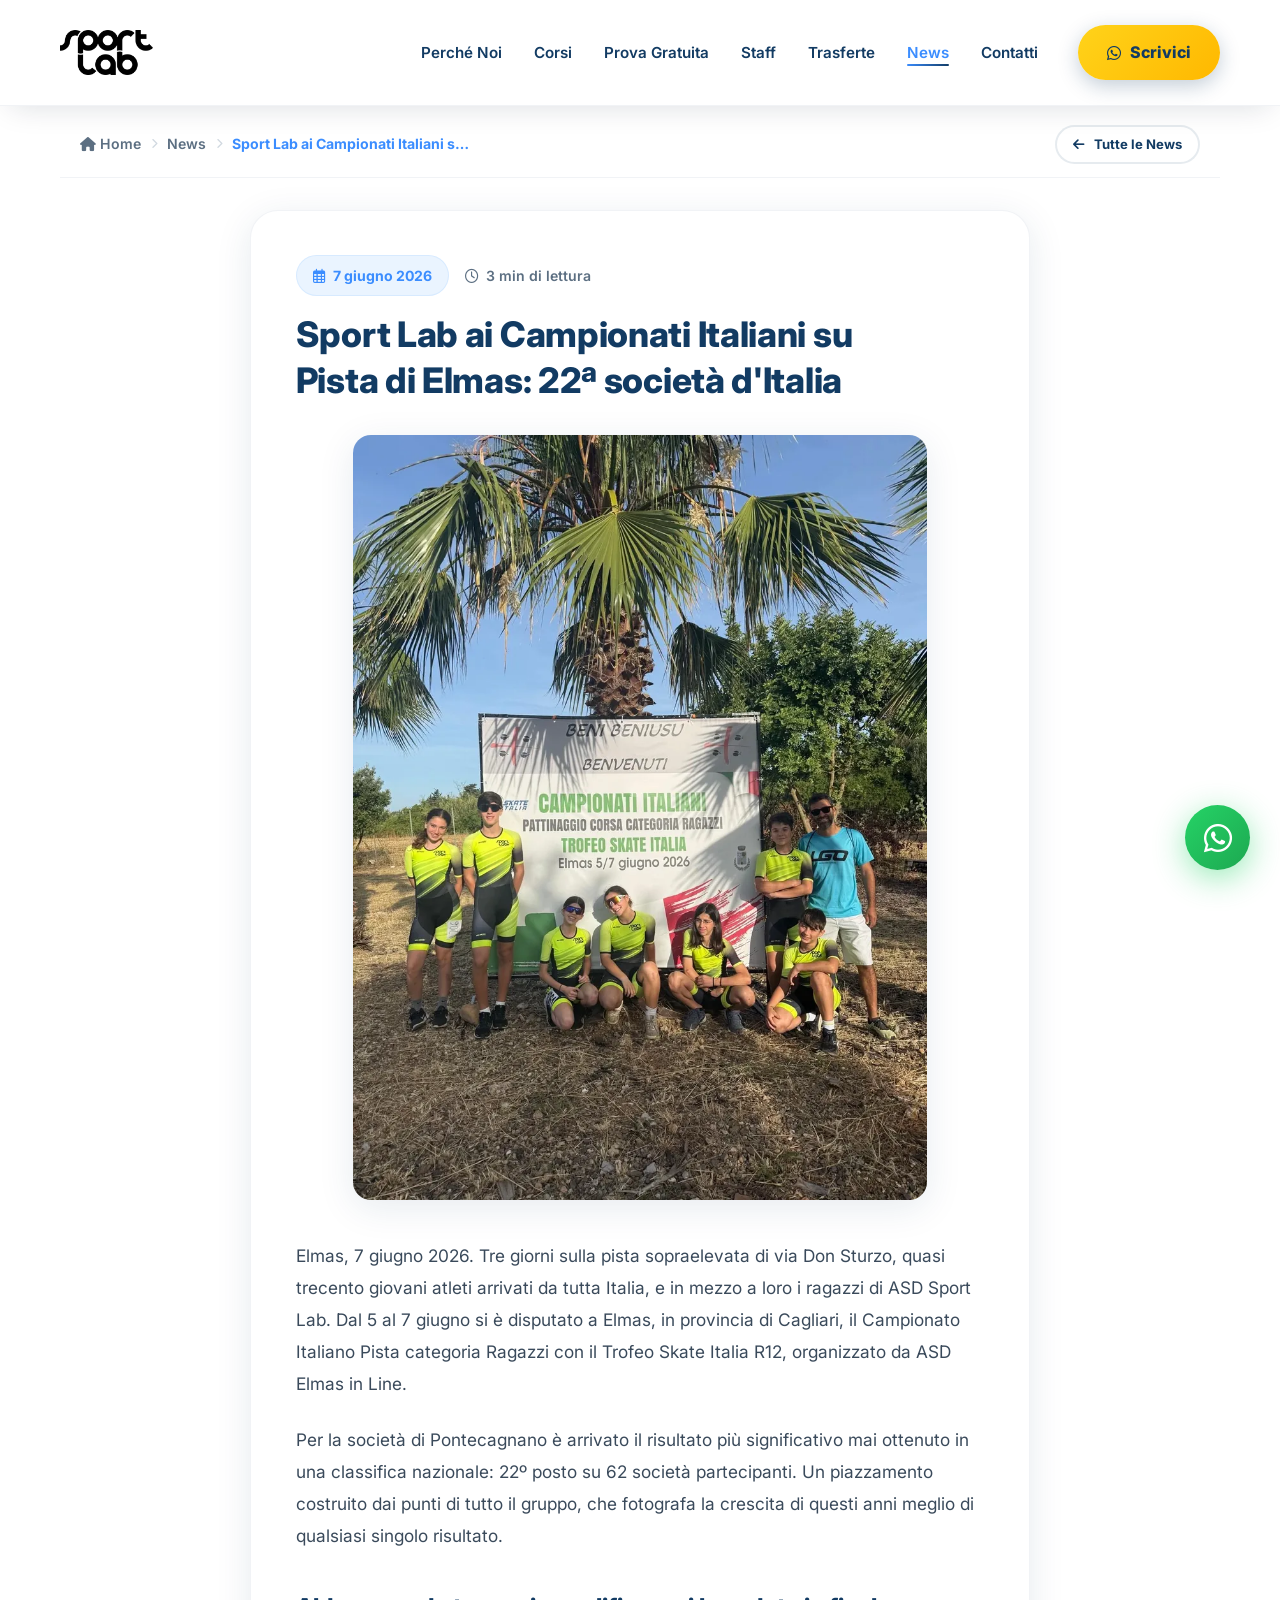
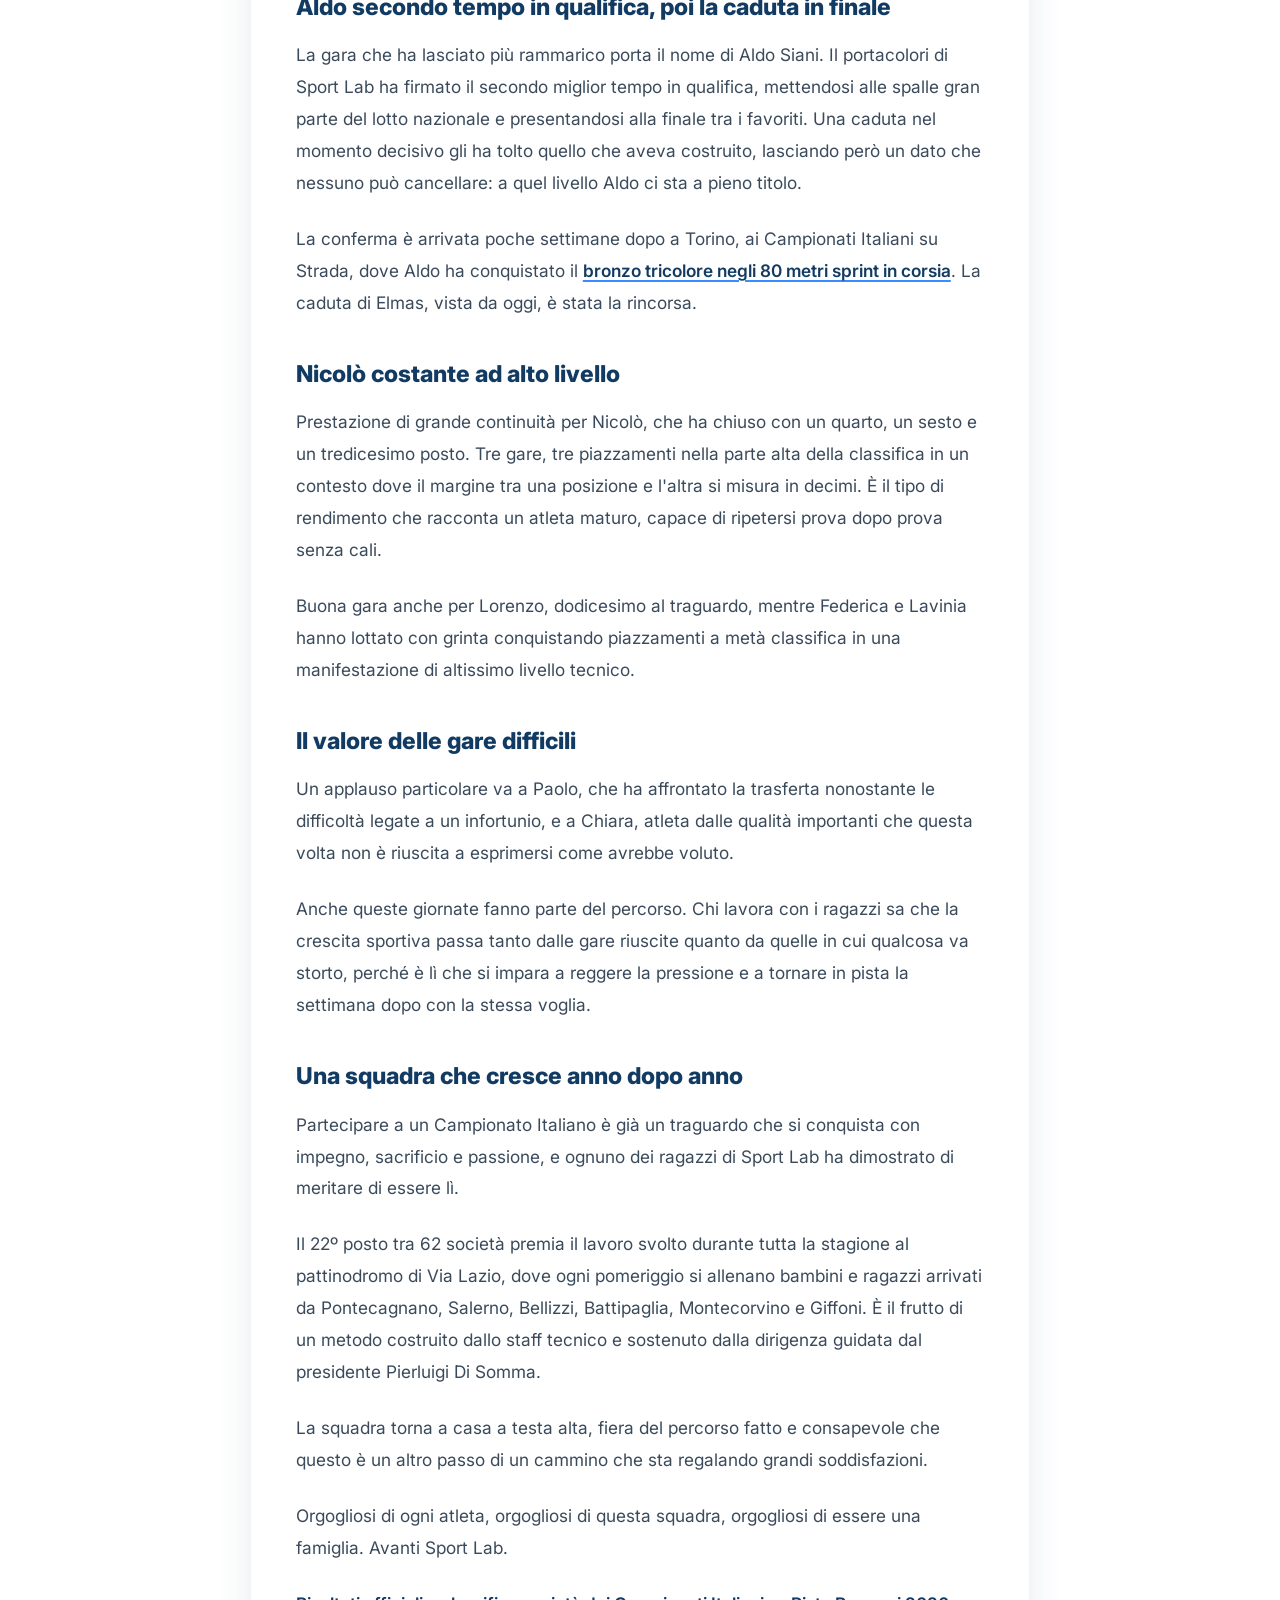
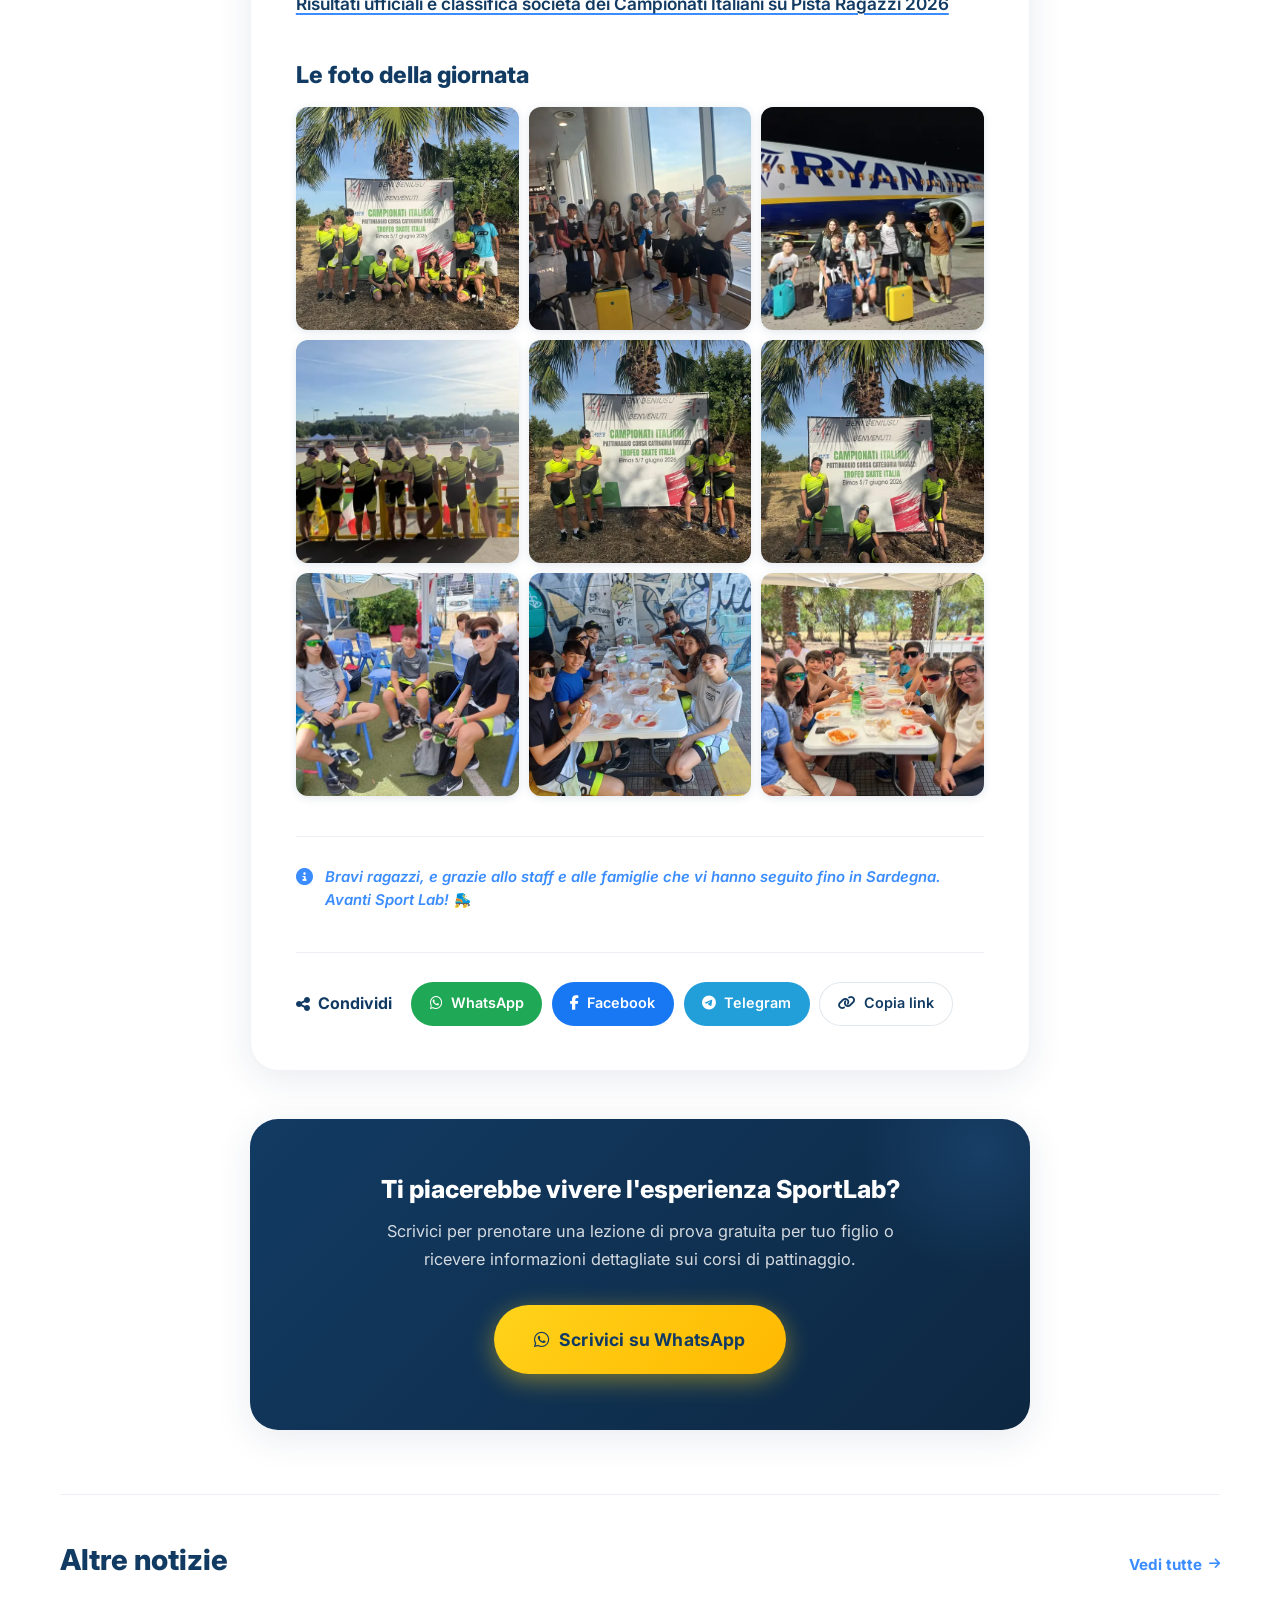
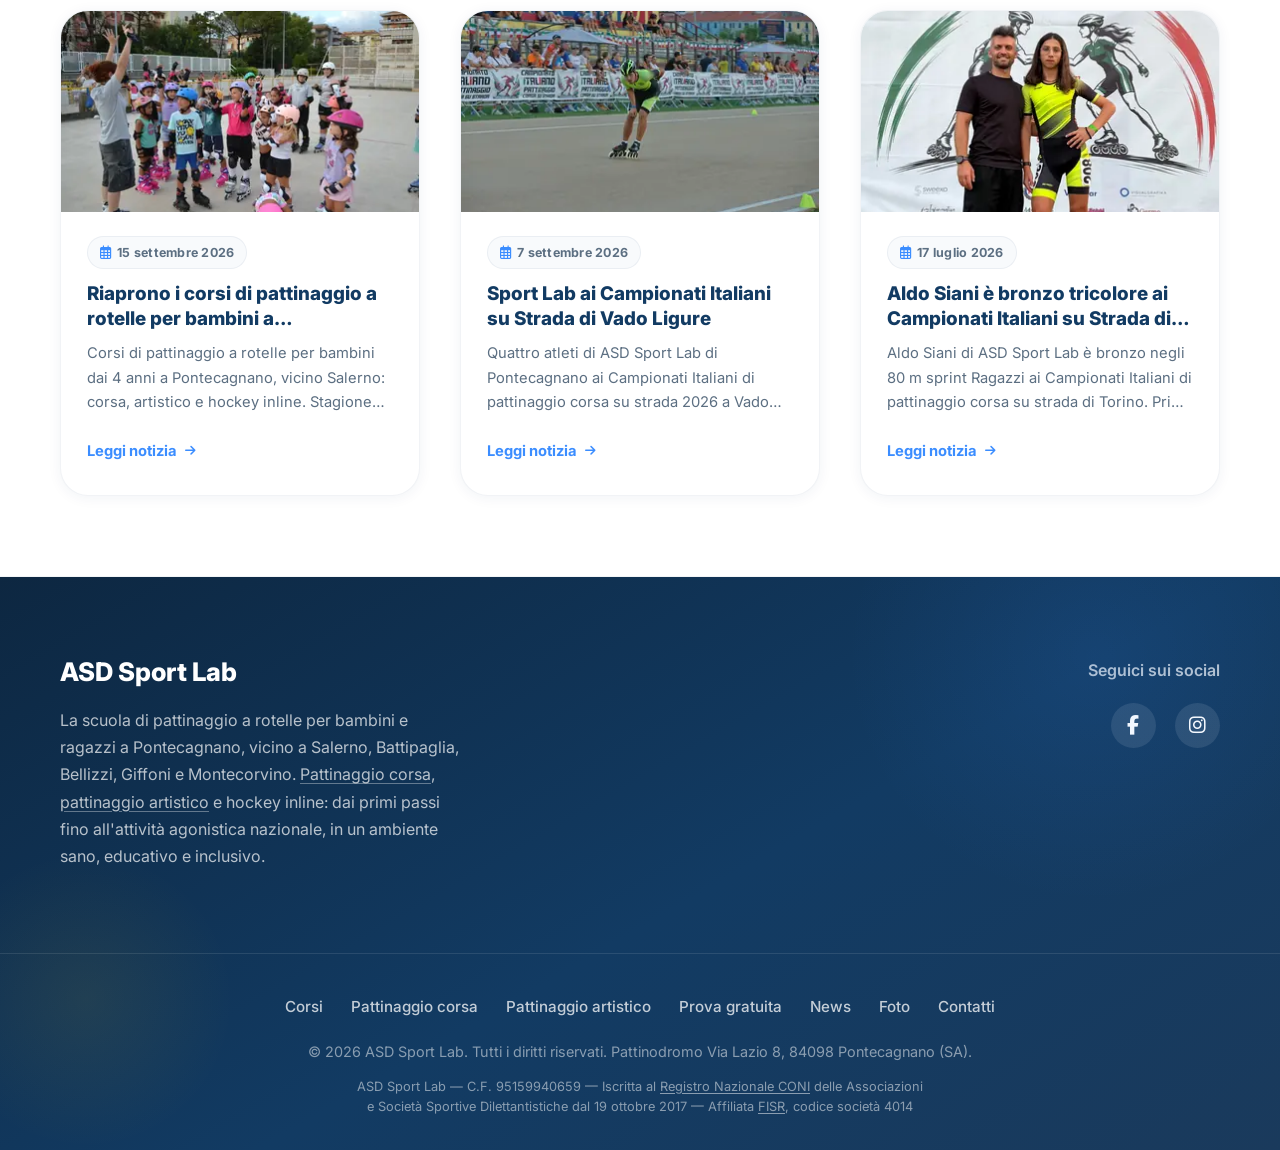
<file: news/campionati-italiani-pista-elmas-2026.html>
<!DOCTYPE html>
<html lang="it">
<head>
    <meta charset="UTF-8">
    <meta name="viewport" content="width=device-width, initial-scale=1.0">
    <title>Sport Lab 22ª ai Campionati Italiani su Pista di Elmas 2026</title>
    <meta name="description" content="ASD Sport Lab di Pontecagnano è 22ª su 62 società ai Campionati Italiani di pattinaggio corsa su pista categoria Ragazzi di Elmas 2026.">
    <link rel="canonical" href="https://asdsportlab.eu/news/campionati-italiani-pista-elmas-2026.html">

    <!-- Open Graph / Social -->
    <meta property="og:type" content="article">
    <meta property="og:title" content="Sport Lab ai Campionati Italiani su Pista di Elmas: 22ª società d&#x27;Italia">
    <meta property="og:description" content="ASD Sport Lab di Pontecagnano è 22ª su 62 società ai Campionati Italiani di pattinaggio corsa su pista categoria Ragazzi di Elmas 2026.">
    <meta property="og:url" content="https://asdsportlab.eu/news/campionati-italiani-pista-elmas-2026.html">
    <meta property="og:image" content="https://asdsportlab.eu/images/news/anteprime/campionati-italiani-pista-elmas-2026-og.jpg">
    <meta property="og:image:width" content="1200">
    <meta property="og:image:height" content="630">
    <meta property="og:image:alt" content="Gli atleti Ragazzi di ASD Sport Lab con il tecnico davanti allo striscione dei Campionati Italiani di pattinaggio corsa su pista di Elmas 2026">
    <meta property="og:locale" content="it_IT">
    <meta property="og:site_name" content="ASD Sport Lab">
    <meta property="article:published_time" content="2026-06-07">
    <meta name="twitter:card" content="summary_large_image">
    <meta name="twitter:title" content="Sport Lab ai Campionati Italiani su Pista di Elmas: 22ª società d&#x27;Italia">
    <meta name="twitter:description" content="ASD Sport Lab di Pontecagnano è 22ª su 62 società ai Campionati Italiani di pattinaggio corsa su pista categoria Ragazzi di Elmas 2026.">
    <meta name="twitter:image" content="https://asdsportlab.eu/images/news/anteprime/campionati-italiani-pista-elmas-2026-og.jpg">

    <!-- Font e icone non bloccanti (stesso schema di index.html) -->
    <link rel="preconnect" href="https://fonts.googleapis.com">
    <link rel="preconnect" href="https://fonts.gstatic.com" crossorigin>
    <link rel="stylesheet" href="https://fonts.googleapis.com/css2?family=Inter:wght@400;500;600;700;800&display=swap" media="print" onload="this.media='all'">
    <noscript><link rel="stylesheet" href="https://fonts.googleapis.com/css2?family=Inter:wght@400;500;600;700;800&display=swap"></noscript>
    <link rel="stylesheet" href="https://cdnjs.cloudflare.com/ajax/libs/font-awesome/6.4.0/css/all.min.css" media="print" onload="this.media='all'">
    <noscript><link rel="stylesheet" href="https://cdnjs.cloudflare.com/ajax/libs/font-awesome/6.4.0/css/all.min.css"></noscript>

    <link rel="stylesheet" href="/css/style.css">
    <link rel="stylesheet" href="/css/enhanced.css">

    <link rel="icon" href="/favicon.ico" sizes="any">
    <link rel="icon" type="image/png" sizes="48x48" href="/images/loghi/sportlab-48.png">
    <link rel="apple-touch-icon" sizes="180x180" href="/images/loghi/sportlab-180.png">
    <meta name="theme-color" content="#123B63">

    <script type="application/ld+json">
{
  "@context": "https://schema.org",
  "@graph": [
    {
      "@type": "Article",
      "@id": "https://asdsportlab.eu/news/campionati-italiani-pista-elmas-2026.html#article",
      "headline": "Sport Lab ai Campionati Italiani su Pista di Elmas: 22ª società d'Italia",
      "description": "ASD Sport Lab di Pontecagnano è 22ª su 62 società ai Campionati Italiani di pattinaggio corsa su pista categoria Ragazzi di Elmas 2026.",
      "image": [
        "https://asdsportlab.eu/images/news/anteprime/campionati-italiani-pista-elmas-2026-og.jpg",
        "https://asdsportlab.eu/images/news/foto/campionati-italiani-pista-elmas-2026-01.webp"
      ],
      "datePublished": "2026-06-07",
      "dateModified": "2026-06-07",
      "author": {
        "@id": "https://asdsportlab.eu/#organization"
      },
      "publisher": {
        "@id": "https://asdsportlab.eu/#organization"
      },
      "mainEntityOfPage": "https://asdsportlab.eu/news/campionati-italiani-pista-elmas-2026.html",
      "inLanguage": "it-IT"
    },
    {
      "@type": "BreadcrumbList",
      "itemListElement": [
        {
          "@type": "ListItem",
          "position": 1,
          "name": "Home",
          "item": "https://asdsportlab.eu/"
        },
        {
          "@type": "ListItem",
          "position": 2,
          "name": "News",
          "item": "https://asdsportlab.eu/news.html"
        },
        {
          "@type": "ListItem",
          "position": 3,
          "name": "Sport Lab ai Campionati Italiani su Pista di Elmas: 22ª società d'Italia",
          "item": "https://asdsportlab.eu/news/campionati-italiani-pista-elmas-2026.html"
        }
      ]
    },
    {
      "@type": "SportsOrganization",
      "@id": "https://asdsportlab.eu/#organization",
      "name": "ASD Sport Lab",
      "url": "https://asdsportlab.eu/",
      "logo": "https://asdsportlab.eu/images/loghi/sportlab-512.png"
    }
  ]
}
    </script>
</head>
<body>
    <!-- Pagina generata da .github/scripts/genera_news.py: non modificarla a mano,
         si rigenera da content/news.json -->

    <header id="header">
        <div class="container header-container">
            <a href="/" class="logo">
                <img src="/images/loghi/sportlab.webp" alt="ASD Sport Lab - Scuola di Pattinaggio Pontecagnano Salerno" class="logo-img" width="328" height="158" fetchpriority="high">
            </a>
            <nav class="main-nav">
                <ul class="nav-links">
                    <li><a href="/#perche-noi">Perché Noi</a></li>
                    <li><a href="/#corsi">Corsi</a></li>
                    <li><a href="/#prova">Prova Gratuita</a></li>
                    <li><a href="/#staff">Staff</a></li>
                    <li><a href="/#eventi">Trasferte</a></li>
                    <li><a href="/news.html" class="nav-link-active">News</a></li>
                    <li><a href="/#contatti">Contatti</a></li>
                </ul>
                <a href="https://wa.me/393454294187?text=Ciao%20vorrei%20avere%20piu%20informazioni%20riguardo%20i%20corsi%20di%20pattinaggio"
                    class="btn btn-primary nav-cta"><i class="fab fa-whatsapp"></i> Scrivici</a>
            </nav>
            <button class="mobile-menu-btn" aria-label="Apri menu"><i class="fas fa-bars"></i></button>
        </div>
    </header>

    <div class="mobile-nav-overlay">
        <div class="mobile-nav-menu">
            <button class="close-menu-btn" aria-label="Chiudi menu"><i class="fas fa-times"></i></button>
            <ul>
                <li><a href="/#perche-noi">Perché Noi</a></li>
                <li><a href="/#corsi">Corsi</a></li>
                <li><a href="/#prova">Prova Gratuita</a></li>
                <li><a href="/#staff">Staff</a></li>
                <li><a href="/#eventi">Trasferte</a></li>
                <li><a href="/news.html">News</a></li>
                <li><a href="/#contatti">Contatti</a></li>
            </ul>
            <a href="https://wa.me/393454294187?text=Ciao%20vorrei%20avere%20piu%20informazioni%20riguardo%20i%20corsi%20di%20pattinaggio"
                class="btn btn-cta"><i class="fab fa-whatsapp"></i> Contattaci su WhatsApp</a>
        </div>
    </div>

    <section class="section news-main-section news-article-page">
        <div class="container">
            <div class="news-detail-topbar">
                <div class="container">
                    <nav class="news-breadcrumb" aria-label="Breadcrumb">
                        <a href="/"><i class="fas fa-home"></i> Home</a>
                        <span class="breadcrumb-sep"><i class="fas fa-chevron-right"></i></span>
                        <a href="/news.html">News</a>
                        <span class="breadcrumb-sep"><i class="fas fa-chevron-right"></i></span>
                        <span class="breadcrumb-current">Sport Lab ai Campionati Italiani su Pista di Elmas: 22ª società d&#x27;Italia</span>
                    </nav>
                    <a href="/news.html" class="btn btn-outline btn-sm"><i class="fas fa-arrow-left"></i> Tutte le News</a>
                </div>
            </div>

            <div class="news-detail-container">
                <article class="news-detail-article">
                    <header class="news-detail-header">
                        <div class="news-detail-meta">
                            <span class="news-detail-date"><i class="far fa-calendar-alt"></i> <time datetime="2026-06-07">7 giugno 2026</time></span>
                            <span class="news-detail-reading"><i class="far fa-clock"></i> 3 min di lettura</span>
                        </div>
                        <h1 class="news-detail-title">Sport Lab ai Campionati Italiani su Pista di Elmas: 22ª società d&#x27;Italia</h1>
                    </header>

                        <div class="news-detail-cover-wrapper news-detail-cover-wrapper--intera">
                            <img src="/images/news/anteprime/campionati-italiani-pista-elmas-2026-cover.webp" srcset="/images/news/anteprime/campionati-italiani-pista-elmas-2026-card.webp 720w, /images/news/anteprime/campionati-italiani-pista-elmas-2026-cover.webp 900w, /images/news/foto/campionati-italiani-pista-elmas-2026-01.webp 1200w" sizes="(max-width: 820px) 100vw, 780px" alt="Gli atleti Ragazzi di ASD Sport Lab con il tecnico davanti allo striscione dei Campionati Italiani di pattinaggio corsa su pista di Elmas 2026" class="news-detail-cover" fetchpriority="high" width="1200" height="1600" style="object-position: 50% 70%">
                        </div>

                    <div class="news-detail-body">
                            <p>Elmas, 7 giugno 2026. Tre giorni sulla pista sopraelevata di via Don Sturzo, quasi trecento giovani atleti arrivati da tutta Italia, e in mezzo a loro i ragazzi di ASD Sport Lab. Dal 5 al 7 giugno si è disputato a Elmas, in provincia di Cagliari, il Campionato Italiano Pista categoria Ragazzi con il Trofeo Skate Italia R12, organizzato da ASD Elmas in Line.</p>
                            <p>Per la società di Pontecagnano è arrivato il risultato più significativo mai ottenuto in una classifica nazionale: 22º posto su 62 società partecipanti. Un piazzamento costruito dai punti di tutto il gruppo, che fotografa la crescita di questi anni meglio di qualsiasi singolo risultato.</p>
                            <h2>Aldo secondo tempo in qualifica, poi la caduta in finale</h2>
                            <p>La gara che ha lasciato più rammarico porta il nome di Aldo Siani. Il portacolori di Sport Lab ha firmato il secondo miglior tempo in qualifica, mettendosi alle spalle gran parte del lotto nazionale e presentandosi alla finale tra i favoriti. Una caduta nel momento decisivo gli ha tolto quello che aveva costruito, lasciando però un dato che nessuno può cancellare: a quel livello Aldo ci sta a pieno titolo.</p>
                            <p>La conferma è arrivata poche settimane dopo a Torino, ai Campionati Italiani su Strada, dove Aldo ha conquistato il <a href="/news/aldo-siani-bronzo-campionati-italiani-strada-torino-2026.html">bronzo tricolore negli 80 metri sprint in corsia</a>. La caduta di Elmas, vista da oggi, è stata la rincorsa.</p>
                            <h2>Nicolò costante ad alto livello</h2>
                            <p>Prestazione di grande continuità per Nicolò, che ha chiuso con un quarto, un sesto e un tredicesimo posto. Tre gare, tre piazzamenti nella parte alta della classifica in un contesto dove il margine tra una posizione e l&#x27;altra si misura in decimi. È il tipo di rendimento che racconta un atleta maturo, capace di ripetersi prova dopo prova senza cali.</p>
                            <p>Buona gara anche per Lorenzo, dodicesimo al traguardo, mentre Federica e Lavinia hanno lottato con grinta conquistando piazzamenti a metà classifica in una manifestazione di altissimo livello tecnico.</p>
                            <h2>Il valore delle gare difficili</h2>
                            <p>Un applauso particolare va a Paolo, che ha affrontato la trasferta nonostante le difficoltà legate a un infortunio, e a Chiara, atleta dalle qualità importanti che questa volta non è riuscita a esprimersi come avrebbe voluto.</p>
                            <p>Anche queste giornate fanno parte del percorso. Chi lavora con i ragazzi sa che la crescita sportiva passa tanto dalle gare riuscite quanto da quelle in cui qualcosa va storto, perché è lì che si impara a reggere la pressione e a tornare in pista la settimana dopo con la stessa voglia.</p>
                            <h2>Una squadra che cresce anno dopo anno</h2>
                            <p>Partecipare a un Campionato Italiano è già un traguardo che si conquista con impegno, sacrificio e passione, e ognuno dei ragazzi di Sport Lab ha dimostrato di meritare di essere lì.</p>
                            <p>Il 22º posto tra 62 società premia il lavoro svolto durante tutta la stagione al pattinodromo di Via Lazio, dove ogni pomeriggio si allenano bambini e ragazzi arrivati da Pontecagnano, Salerno, Bellizzi, Battipaglia, Montecorvino e Giffoni. È il frutto di un metodo costruito dallo staff tecnico e sostenuto dalla dirigenza guidata dal presidente Pierluigi Di Somma.</p>
                            <p>La squadra torna a casa a testa alta, fiera del percorso fatto e consapevole che questo è un altro passo di un cammino che sta regalando grandi soddisfazioni.</p>
                            <p>Orgogliosi di ogni atleta, orgogliosi di questa squadra, orgogliosi di essere una famiglia. Avanti Sport Lab.</p>
                            <p><a href="https://attivita.rollergames.it/corsa/rrunn/2026/630840/RW00010.1/index.htm" target="_blank" rel="noopener">Risultati ufficiali e classifica società dei Campionati Italiani su Pista Ragazzi 2026</a></p>
                    </div>
                    <section class="news-gallery" aria-label="Foto">
                        <h2 class="news-gallery-title">Le foto della giornata</h2>
                        <div class="news-gallery-grid">
                            <a href="/images/news/foto/campionati-italiani-pista-elmas-2026-01.webp" class="news-gallery-link">
                                <img src="/images/news/miniature/campionati-italiani-pista-elmas-2026-01.webp" alt="Gli atleti di ASD Sport Lab davanti allo striscione di benvenuto dei Campionati Italiani di pattinaggio corsa categoria Ragazzi di Elmas" class="news-gallery-item" loading="lazy" width="600" height="800">
                            </a>
                            <a href="/images/news/foto/campionati-italiani-pista-elmas-2026-02.webp" class="news-gallery-link">
                                <img src="/images/news/miniature/campionati-italiani-pista-elmas-2026-02.webp" alt="I ragazzi di Sport Lab in aeroporto, pronti a partire per la Sardegna" class="news-gallery-item" loading="lazy" width="600" height="800">
                            </a>
                            <a href="/images/news/foto/campionati-italiani-pista-elmas-2026-03.webp" class="news-gallery-link">
                                <img src="/images/news/miniature/campionati-italiani-pista-elmas-2026-03.webp" alt="La squadra di Sport Lab ai piedi dell&#x27;aereo, in viaggio verso Elmas" class="news-gallery-item" loading="lazy" width="600" height="450">
                            </a>
                            <a href="/images/news/foto/campionati-italiani-pista-elmas-2026-04.webp" class="news-gallery-link">
                                <img src="/images/news/miniature/campionati-italiani-pista-elmas-2026-04.webp" alt="Gli atleti di Sport Lab in divisa a bordo della pista di Elmas" class="news-gallery-item" loading="lazy" width="600" height="450">
                            </a>
                            <a href="/images/news/foto/campionati-italiani-pista-elmas-2026-05.webp" class="news-gallery-link">
                                <img src="/images/news/miniature/campionati-italiani-pista-elmas-2026-05.webp" alt="Quattro atleti di Sport Lab davanti allo striscione dei Campionati Italiani Pattinaggio Corsa Categoria Ragazzi" class="news-gallery-item" loading="lazy" width="600" height="800">
                            </a>
                            <a href="/images/news/foto/campionati-italiani-pista-elmas-2026-06.webp" class="news-gallery-link">
                                <img src="/images/news/miniature/campionati-italiani-pista-elmas-2026-06.webp" alt="Le atlete di Sport Lab davanti allo striscione dei Campionati Italiani di Elmas 2026" class="news-gallery-item" loading="lazy" width="600" height="800">
                            </a>
                            <a href="/images/news/foto/campionati-italiani-pista-elmas-2026-07.webp" class="news-gallery-link">
                                <img src="/images/news/miniature/campionati-italiani-pista-elmas-2026-07.webp" alt="Atleti di Sport Lab in pausa sotto la tenda tra una gara e l&#x27;altra" class="news-gallery-item" loading="lazy" width="600" height="450">
                            </a>
                            <a href="/images/news/foto/campionati-italiani-pista-elmas-2026-08.webp" class="news-gallery-link">
                                <img src="/images/news/miniature/campionati-italiani-pista-elmas-2026-08.webp" alt="Pranzo di squadra sotto il gazebo durante la trasferta di Elmas" class="news-gallery-item" loading="lazy" width="600" height="800">
                            </a>
                            <a href="/images/news/foto/campionati-italiani-pista-elmas-2026-09.webp" class="news-gallery-link">
                                <img src="/images/news/miniature/campionati-italiani-pista-elmas-2026-09.webp" alt="Atleti e staff di Sport Lab a pranzo all&#x27;ombra del gazebo a Elmas" class="news-gallery-item" loading="lazy" width="600" height="450">
                            </a>
                        </div>
                    </section>

                        <footer class="news-detail-footer">
                            <i class="fas fa-info-circle"></i> <span>Bravi ragazzi, e grazie allo staff e alle famiglie che vi hanno seguito fino in Sardegna. Avanti Sport Lab! 🛼</span>
                        </footer>

                    <div class="news-share">
                        <span class="news-share-label"><i class="fas fa-share-alt"></i> Condividi</span>
                        <div class="news-share-buttons">
                            <a href="https://wa.me/?text=Sport%20Lab%20ai%20Campionati%20Italiani%20su%20Pista%20di%20Elmas%3A%2022%C2%AA%20societ%C3%A0%20d%27Italia%20https%3A%2F%2Fasdsportlab.eu%2Fnews%2Fcampionati-italiani-pista-elmas-2026.html" class="news-share-btn news-share-btn--wa" target="_blank" rel="noopener"><i class="fab fa-whatsapp"></i> WhatsApp</a>
                            <a href="https://www.facebook.com/sharer/sharer.php?u=https%3A%2F%2Fasdsportlab.eu%2Fnews%2Fcampionati-italiani-pista-elmas-2026.html" class="news-share-btn news-share-btn--fb" target="_blank" rel="noopener"><i class="fab fa-facebook-f"></i> Facebook</a>
                            <a href="https://t.me/share/url?url=https%3A%2F%2Fasdsportlab.eu%2Fnews%2Fcampionati-italiani-pista-elmas-2026.html&amp;text=Sport%20Lab%20ai%20Campionati%20Italiani%20su%20Pista%20di%20Elmas%3A%2022%C2%AA%20societ%C3%A0%20d%27Italia" class="news-share-btn news-share-btn--tg" target="_blank" rel="noopener"><i class="fab fa-telegram-plane"></i> Telegram</a>
                            <button type="button" class="news-share-btn" data-copia-link="https://asdsportlab.eu/news/campionati-italiani-pista-elmas-2026.html"><i class="fas fa-link"></i> <span>Copia link</span></button>
                            <button type="button" class="news-share-btn news-share-btn--altro" data-condividi="Sport Lab ai Campionati Italiani su Pista di Elmas: 22ª società d&#x27;Italia" hidden><i class="fas fa-ellipsis-h"></i> Altre app</button>
                        </div>
                    </div>
                </article>

                <div class="news-detail-cta-block">
                    <h3>Ti piacerebbe vivere l'esperienza SportLab?</h3>
                    <p>Scrivici per prenotare una lezione di prova gratuita per tuo figlio o ricevere informazioni dettagliate sui corsi di pattinaggio.</p>
                    <a href="https://wa.me/393454294187?text=Ciao%20ho%20letto%20la%20notizia%20sul%20sito%20e%20vorrei%20maggiori%20informazioni"
                       class="btn btn-cta btn-large shadow" target="_blank" rel="noopener">
                        <i class="fab fa-whatsapp"></i> Scrivici su WhatsApp
                    </a>
                </div>
            </div>

            <section class="news-related" aria-labelledby="altre-notizie">
                <div class="news-related-head">
                    <h2 id="altre-notizie">Altre notizie</h2>
                    <a href="/news.html" class="news-related-all">Vedi tutte <i class="fas fa-arrow-right"></i></a>
                </div>
                <div class="news-grid visible">
                    <article class="news-card" data-anno="2026">
                        <div class="news-card-media">
                            <img src="/images/news/anteprime/corsi-pattinaggio-bambini-pontecagnano-salerno-2026-2027-card.webp" srcset="/images/news/anteprime/corsi-pattinaggio-bambini-pontecagnano-salerno-2026-2027-card-sm.webp 360w, /images/news/anteprime/corsi-pattinaggio-bambini-pontecagnano-salerno-2026-2027-card.webp 720w" sizes="(max-width: 640px) 120px, 360px" alt="Bambini con caschi, protezioni e pattini a rotelle durante un corso di pattinaggio di ASD Sport Lab al pattinodromo di Pontecagnano, vicino Salerno" loading="lazy" width="720" height="480">
                        </div>
                        <div class="news-card-content">
                            <div class="news-card-meta">
                                <span class="news-date"><i class="far fa-calendar-alt"></i> <time datetime="2026-09-15">15 settembre 2026</time></span>
                            </div>
                            <h3><a href="/news/corsi-pattinaggio-bambini-pontecagnano-salerno-2026-2027.html">Riaprono i corsi di pattinaggio a rotelle per bambini a Pontecagnano: al via la stagione 2026/2027</a></h3>
                            <p>Corsi di pattinaggio a rotelle per bambini dai 4 anni a Pontecagnano, vicino Salerno: corsa, artistico e hockey inline. Stagione 2026/2027, prova gratuita.</p>
                            <a href="/news/corsi-pattinaggio-bambini-pontecagnano-salerno-2026-2027.html" class="news-card-link" aria-hidden="true" tabindex="-1">Leggi notizia <i class="fas fa-arrow-right"></i></a>
                        </div>
                    </article>
                    <article class="news-card" data-anno="2026">
                        <div class="news-card-media">
                            <img src="/images/news/anteprime/campionati-italiani-pattinaggio-strada-vado-ligure-2026-card.webp" srcset="/images/news/anteprime/campionati-italiani-pattinaggio-strada-vado-ligure-2026-card-sm.webp 360w, /images/news/anteprime/campionati-italiani-pattinaggio-strada-vado-ligure-2026-card.webp 720w" sizes="(max-width: 640px) 120px, 360px" alt="Giuseppe di ASD Sport Lab in gara ai Campionati Italiani di pattinaggio corsa su strada di Vado Ligure 2026, davanti agli striscioni del campionato e al pubblico" loading="lazy" width="720" height="480">
                        </div>
                        <div class="news-card-content">
                            <div class="news-card-meta">
                                <span class="news-date"><i class="far fa-calendar-alt"></i> <time datetime="2026-09-07">7 settembre 2026</time></span>
                            </div>
                            <h3><a href="/news/campionati-italiani-pattinaggio-strada-vado-ligure-2026.html">Sport Lab ai Campionati Italiani su Strada di Vado Ligure</a></h3>
                            <p>Quattro atleti di ASD Sport Lab di Pontecagnano ai Campionati Italiani di pattinaggio corsa su strada 2026 a Vado Ligure: punti in quattro categorie.</p>
                            <a href="/news/campionati-italiani-pattinaggio-strada-vado-ligure-2026.html" class="news-card-link" aria-hidden="true" tabindex="-1">Leggi notizia <i class="fas fa-arrow-right"></i></a>
                        </div>
                    </article>
                    <article class="news-card" data-anno="2026">
                        <div class="news-card-media">
                            <img src="/images/news/anteprime/aldo-siani-bronzo-campionati-italiani-strada-torino-2026-card.webp" srcset="/images/news/anteprime/aldo-siani-bronzo-campionati-italiani-strada-torino-2026-card-sm.webp 360w, /images/news/anteprime/aldo-siani-bronzo-campionati-italiani-strada-torino-2026-card.webp 720w" sizes="(max-width: 640px) 120px, 360px" alt="Aldo Siani di ASD Sport Lab con l&#x27;allenatore Guido Camardella ai Campionati Italiani di pattinaggio corsa su strada Torino 2026" loading="lazy" width="720" height="594">
                        </div>
                        <div class="news-card-content">
                            <div class="news-card-meta">
                                <span class="news-date"><i class="far fa-calendar-alt"></i> <time datetime="2026-07-17">17 luglio 2026</time></span>
                            </div>
                            <h3><a href="/news/aldo-siani-bronzo-campionati-italiani-strada-torino-2026.html">Aldo Siani è bronzo tricolore ai Campionati Italiani su Strada di Torino</a></h3>
                            <p>Aldo Siani di ASD Sport Lab è bronzo negli 80 m sprint Ragazzi ai Campionati Italiani di pattinaggio corsa su strada di Torino. Prima medaglia tricolore.</p>
                            <a href="/news/aldo-siani-bronzo-campionati-italiani-strada-torino-2026.html" class="news-card-link" aria-hidden="true" tabindex="-1">Leggi notizia <i class="fas fa-arrow-right"></i></a>
                        </div>
                    </article>
                </div>
            </section>
        </div>
    </section>

    <footer class="footer">
        <div class="container footer-grid">
            <div class="footer-info">
                <h3 class="footer-title">ASD Sport Lab</h3>
                <p class="footer-description">La scuola di pattinaggio a rotelle per bambini e ragazzi a Pontecagnano,
                    vicino a Salerno, Battipaglia, Bellizzi, Giffoni e Montecorvino. <a href="/pattinaggio-corsa-salerno.html">Pattinaggio corsa</a>, <a href="/pattinaggio-artistico-salerno.html">pattinaggio
                    artistico</a> e hockey inline: dai primi passi fino all'attività agonistica nazionale, in un ambiente
                    sano, educativo e inclusivo.</p>
            </div>
            <div class="footer-social-box">
                <p class="footer-social-label">Seguici sui social</p>
                <div class="footer-social-icons">
                    <a href="https://www.facebook.com/sportLABPontecagnano/" aria-label="Seguici su Facebook"
                        class="social-link">
                        <i class="fab fa-facebook-f"></i>
                    </a>
                    <a href="https://instagram.com/sportlab_pontecagnano" target="_blank"
                        aria-label="Seguici su Instagram" class="social-link">
                        <i class="fab fa-instagram"></i>
                    </a>
                </div>
            </div>
        </div>
        <div class="footer-bottom text-center">
            <nav class="footer-nav" aria-label="Link utili">
                <a href="/#corsi">Corsi</a>
                <a href="/pattinaggio-corsa-salerno.html">Pattinaggio corsa</a>
                <a href="/pattinaggio-artistico-salerno.html">Pattinaggio artistico</a>
                <a href="/#prova">Prova gratuita</a>
                <a href="/news.html">News</a>
                <a href="/gallery.html">Foto</a>
                <a href="/#contatti">Contatti</a>
            </nav>
            <p>&copy; 2026 ASD Sport Lab. Tutti i diritti riservati. Pattinodromo Via Lazio 8, 84098 Pontecagnano (SA).</p>
            <p class="footer-legal"><span>ASD Sport Lab — C.F. 95159940659</span><span class="footer-legal-sep"> — </span><span>Iscritta al <a href="https://www.coni.it/it/registro-societa-sportive/home/registro-2-0/RegistroDettaglio.html?id_societa=107524" target="_blank" rel="noopener">Registro Nazionale CONI</a> delle Associazioni e Società Sportive Dilettantistiche dal 19 ottobre 2017</span><span class="footer-legal-sep"> — </span><span>Affiliata <a href="https://www.fisr.it/" target="_blank" rel="noopener">FISR</a>, codice società 4014</span></p>
        </div>
    </footer>

    <a href="https://wa.me/393454294187?text=Ciao%20vorrei%20avere%20piu%20informazioni%20riguardo%20i%20corsi%20di%20pattinaggio"
        class="floating-wa" aria-label="Contattaci su WhatsApp">
        <i class="fab fa-whatsapp"></i>
    </a>

    <script src="/js/main.js"></script>
</body>
</html>
</file>
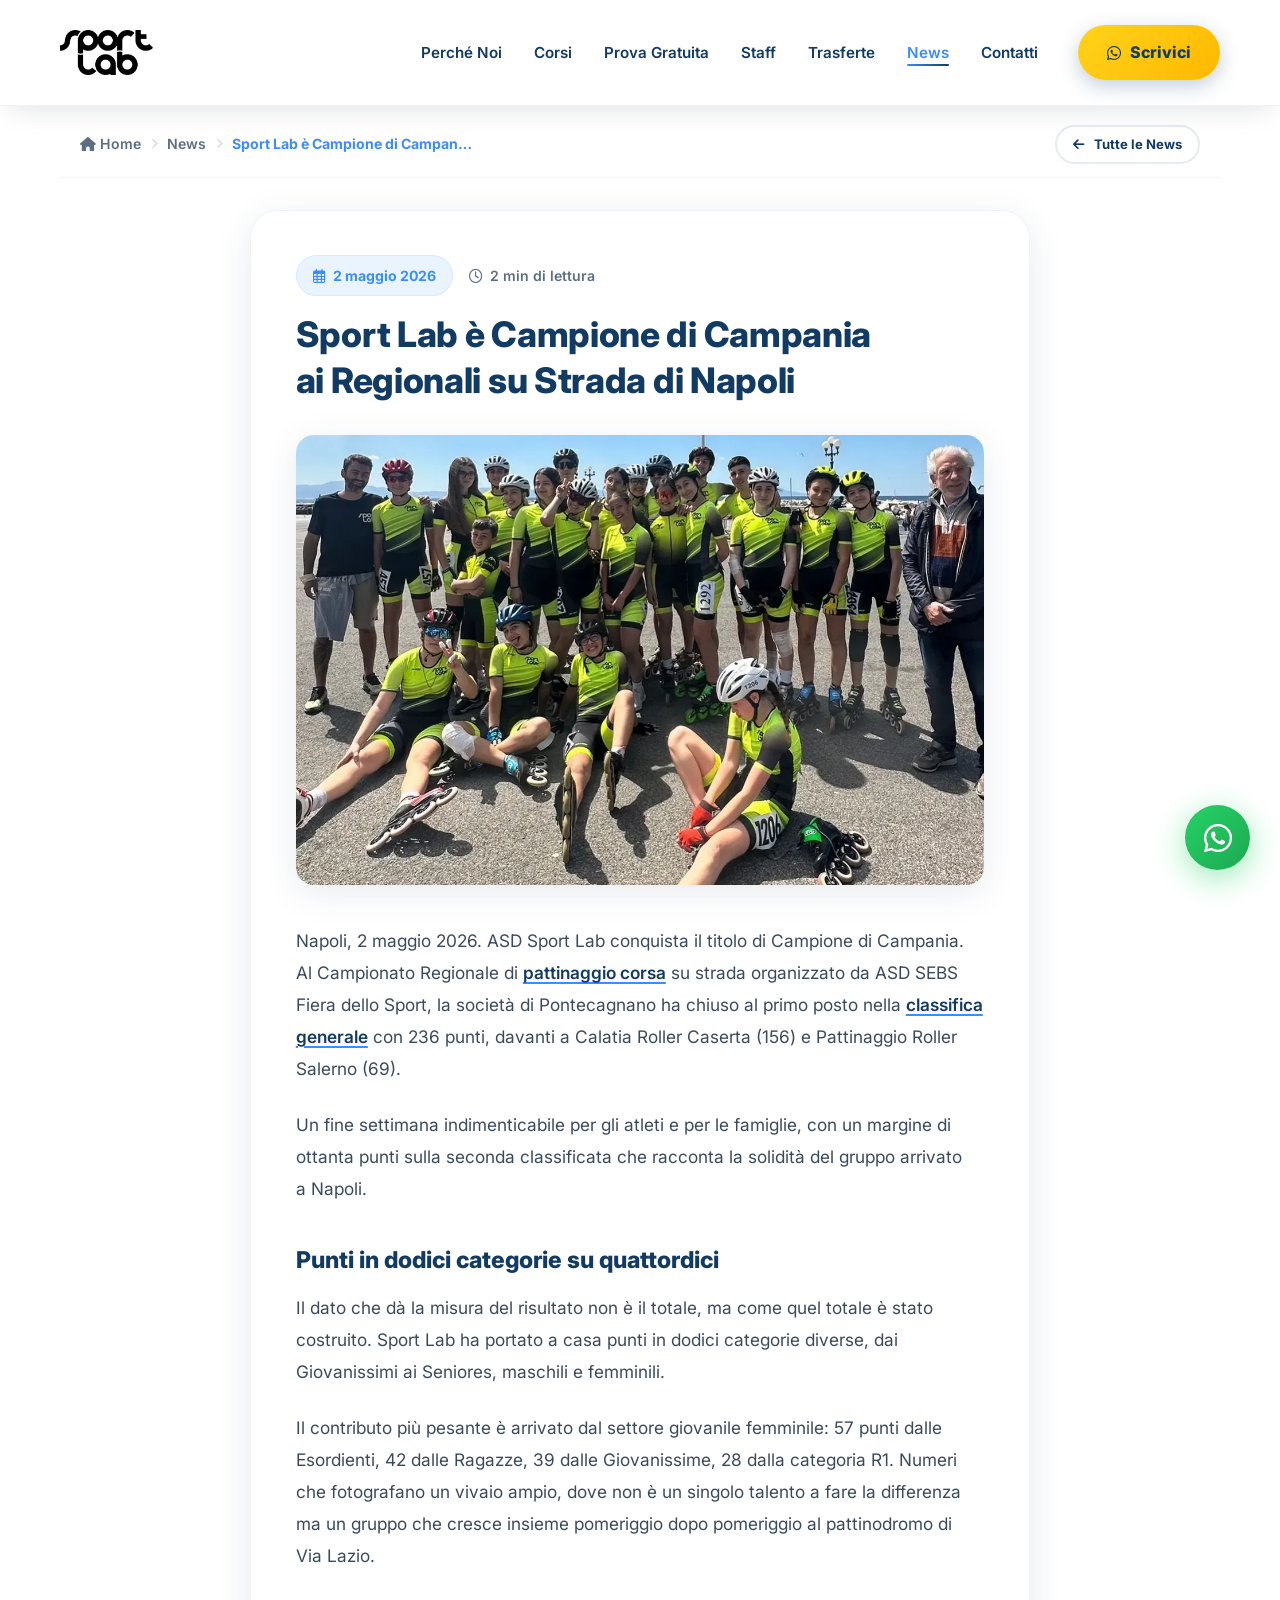
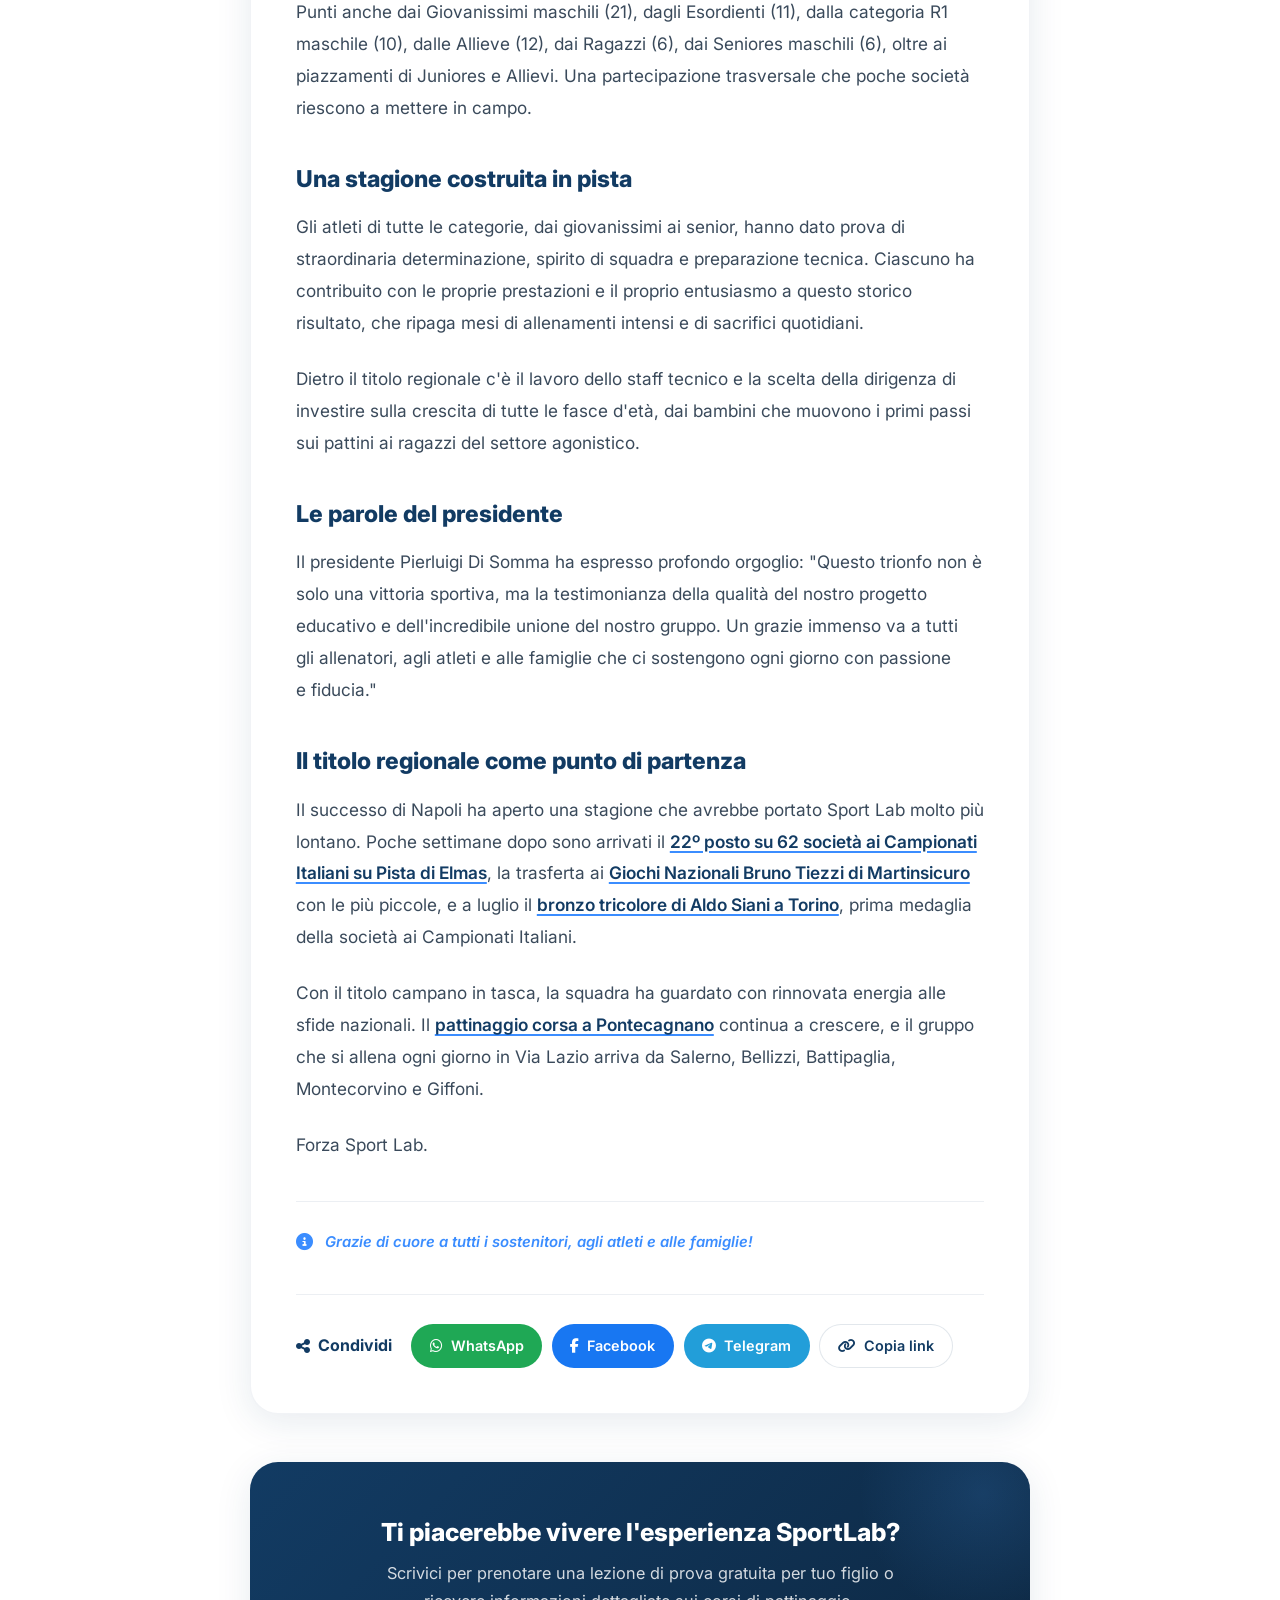
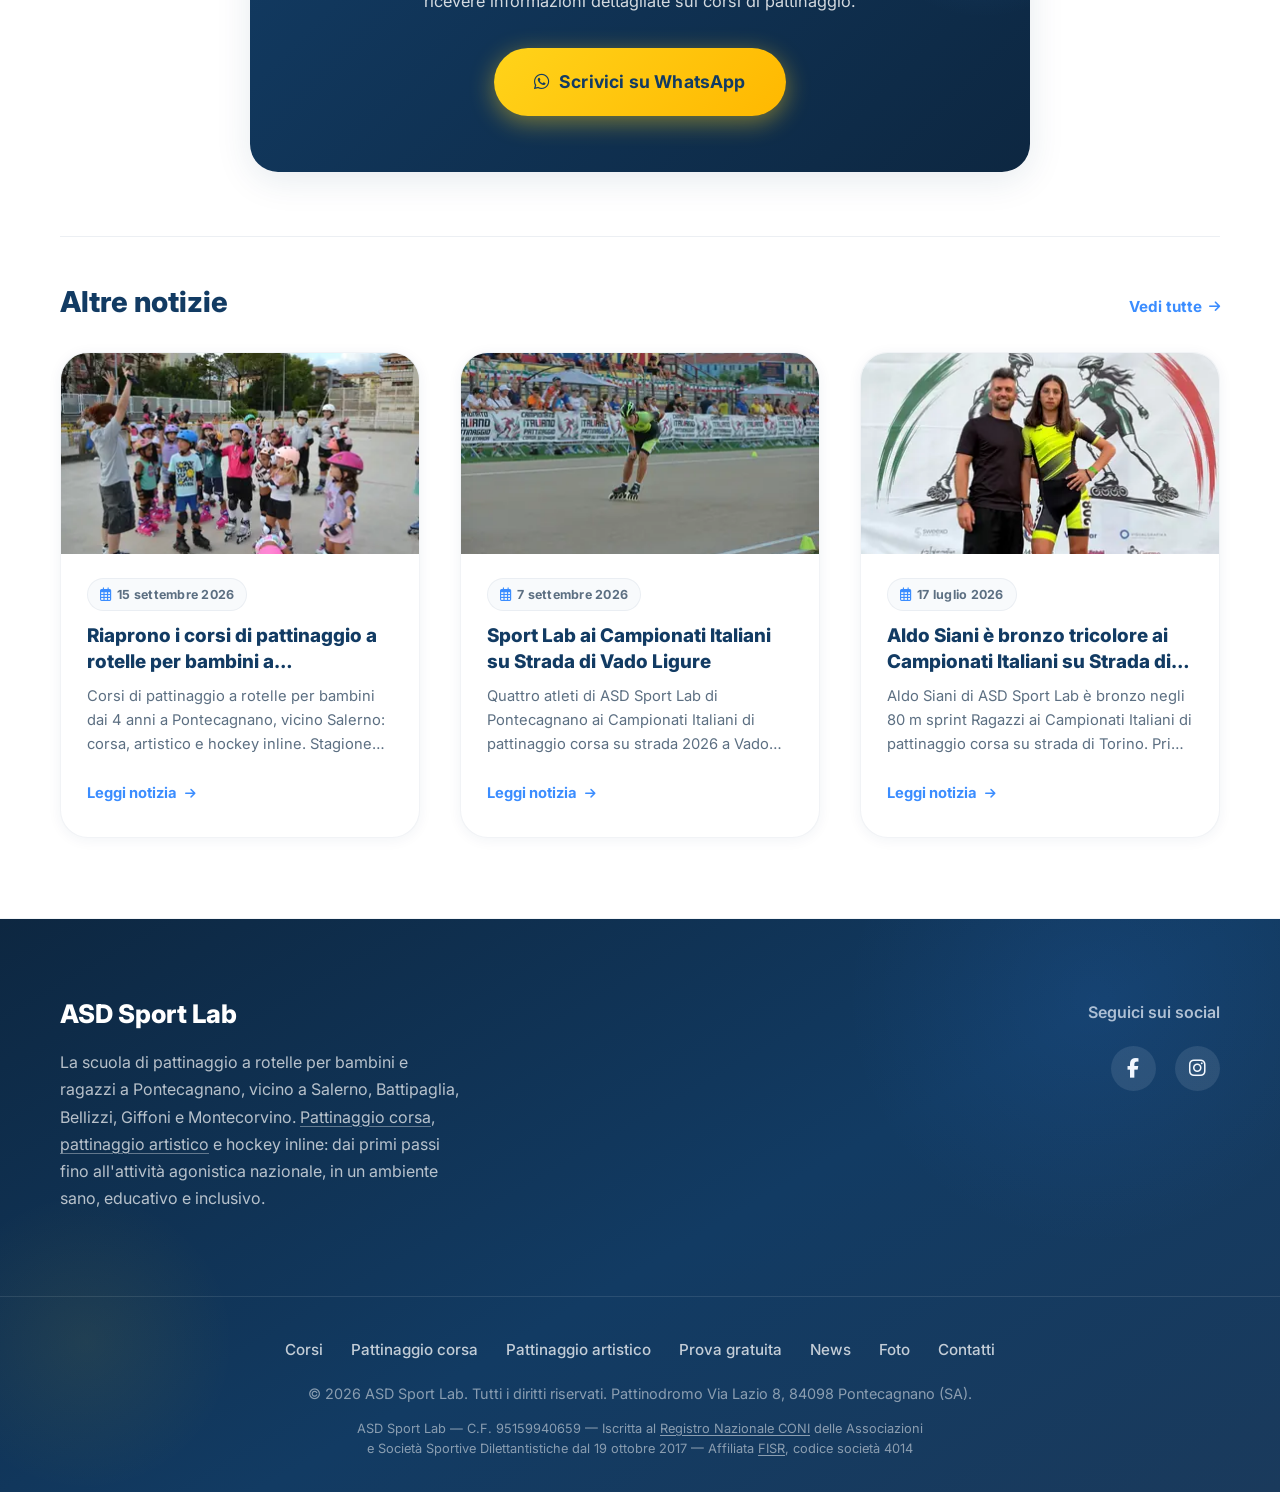
<file: news/campionato-regionale-strada-campania-2026.html>
<!DOCTYPE html>
<html lang="it">
<head>
    <meta charset="UTF-8">
    <meta name="viewport" content="width=device-width, initial-scale=1.0">
    <title>Sport Lab campione regionale di pattinaggio su strada 2026</title>
    <meta name="description" content="ASD Sport Lab di Pontecagnano è campione di Campania di pattinaggio corsa su strada 2026: primo posto a Napoli con 236 punti, a punti in 12 categorie.">
    <link rel="canonical" href="https://asdsportlab.eu/news/campionato-regionale-strada-campania-2026.html">

    <!-- Open Graph / Social -->
    <meta property="og:type" content="article">
    <meta property="og:title" content="Sport Lab è Campione di Campania ai Regionali su Strada di Napoli">
    <meta property="og:description" content="ASD Sport Lab di Pontecagnano è campione di Campania di pattinaggio corsa su strada 2026: primo posto a Napoli con 236 punti, a punti in 12 categorie.">
    <meta property="og:url" content="https://asdsportlab.eu/news/campionato-regionale-strada-campania-2026.html">
    <meta property="og:image" content="https://asdsportlab.eu/images/news/anteprime/campionato-regionale-strada-campania-2026-og.jpg">
    <meta property="og:image:width" content="1200">
    <meta property="og:image:height" content="630">
    <meta property="og:image:alt" content="Gli atleti di ASD Sport Lab in divisa con i pattini sul lungomare di Napoli dopo il titolo regionale di pattinaggio corsa su strada 2026">
    <meta property="og:locale" content="it_IT">
    <meta property="og:site_name" content="ASD Sport Lab">
    <meta property="article:published_time" content="2026-05-02">
    <meta name="twitter:card" content="summary_large_image">
    <meta name="twitter:title" content="Sport Lab è Campione di Campania ai Regionali su Strada di Napoli">
    <meta name="twitter:description" content="ASD Sport Lab di Pontecagnano è campione di Campania di pattinaggio corsa su strada 2026: primo posto a Napoli con 236 punti, a punti in 12 categorie.">
    <meta name="twitter:image" content="https://asdsportlab.eu/images/news/anteprime/campionato-regionale-strada-campania-2026-og.jpg">

    <!-- Font e icone non bloccanti (stesso schema di index.html) -->
    <link rel="preconnect" href="https://fonts.googleapis.com">
    <link rel="preconnect" href="https://fonts.gstatic.com" crossorigin>
    <link rel="stylesheet" href="https://fonts.googleapis.com/css2?family=Inter:wght@400;500;600;700;800&display=swap" media="print" onload="this.media='all'">
    <noscript><link rel="stylesheet" href="https://fonts.googleapis.com/css2?family=Inter:wght@400;500;600;700;800&display=swap"></noscript>
    <link rel="stylesheet" href="https://cdnjs.cloudflare.com/ajax/libs/font-awesome/6.4.0/css/all.min.css" media="print" onload="this.media='all'">
    <noscript><link rel="stylesheet" href="https://cdnjs.cloudflare.com/ajax/libs/font-awesome/6.4.0/css/all.min.css"></noscript>

    <link rel="stylesheet" href="/css/style.css">
    <link rel="stylesheet" href="/css/enhanced.css">

    <link rel="icon" href="/favicon.ico" sizes="any">
    <link rel="icon" type="image/png" sizes="48x48" href="/images/loghi/sportlab-48.png">
    <link rel="apple-touch-icon" sizes="180x180" href="/images/loghi/sportlab-180.png">
    <meta name="theme-color" content="#123B63">

    <script type="application/ld+json">
{
  "@context": "https://schema.org",
  "@graph": [
    {
      "@type": "Article",
      "@id": "https://asdsportlab.eu/news/campionato-regionale-strada-campania-2026.html#article",
      "headline": "Sport Lab è Campione di Campania ai Regionali su Strada di Napoli",
      "description": "ASD Sport Lab di Pontecagnano è campione di Campania di pattinaggio corsa su strada 2026: primo posto a Napoli con 236 punti, a punti in 12 categorie.",
      "image": [
        "https://asdsportlab.eu/images/news/anteprime/campionato-regionale-strada-campania-2026-og.jpg",
        "https://asdsportlab.eu/images/trasferte/2026-05-regionali-strada-napoli.webp"
      ],
      "datePublished": "2026-05-02",
      "dateModified": "2026-05-02",
      "author": {
        "@id": "https://asdsportlab.eu/#organization"
      },
      "publisher": {
        "@id": "https://asdsportlab.eu/#organization"
      },
      "mainEntityOfPage": "https://asdsportlab.eu/news/campionato-regionale-strada-campania-2026.html",
      "inLanguage": "it-IT"
    },
    {
      "@type": "BreadcrumbList",
      "itemListElement": [
        {
          "@type": "ListItem",
          "position": 1,
          "name": "Home",
          "item": "https://asdsportlab.eu/"
        },
        {
          "@type": "ListItem",
          "position": 2,
          "name": "News",
          "item": "https://asdsportlab.eu/news.html"
        },
        {
          "@type": "ListItem",
          "position": 3,
          "name": "Sport Lab è Campione di Campania ai Regionali su Strada di Napoli",
          "item": "https://asdsportlab.eu/news/campionato-regionale-strada-campania-2026.html"
        }
      ]
    },
    {
      "@type": "SportsOrganization",
      "@id": "https://asdsportlab.eu/#organization",
      "name": "ASD Sport Lab",
      "url": "https://asdsportlab.eu/",
      "logo": "https://asdsportlab.eu/images/loghi/sportlab-512.png"
    }
  ]
}
    </script>
</head>
<body>
    <!-- Pagina generata da .github/scripts/genera_news.py: non modificarla a mano,
         si rigenera da content/news.json -->

    <header id="header">
        <div class="container header-container">
            <a href="/" class="logo">
                <img src="/images/loghi/sportlab.webp" alt="ASD Sport Lab - Scuola di Pattinaggio Pontecagnano Salerno" class="logo-img" width="328" height="158" fetchpriority="high">
            </a>
            <nav class="main-nav">
                <ul class="nav-links">
                    <li><a href="/#perche-noi">Perché Noi</a></li>
                    <li><a href="/#corsi">Corsi</a></li>
                    <li><a href="/#prova">Prova Gratuita</a></li>
                    <li><a href="/#staff">Staff</a></li>
                    <li><a href="/#eventi">Trasferte</a></li>
                    <li><a href="/news.html" class="nav-link-active">News</a></li>
                    <li><a href="/#contatti">Contatti</a></li>
                </ul>
                <a href="https://wa.me/393454294187?text=Ciao%20vorrei%20avere%20piu%20informazioni%20riguardo%20i%20corsi%20di%20pattinaggio"
                    class="btn btn-primary nav-cta"><i class="fab fa-whatsapp"></i> Scrivici</a>
            </nav>
            <button class="mobile-menu-btn" aria-label="Apri menu"><i class="fas fa-bars"></i></button>
        </div>
    </header>

    <div class="mobile-nav-overlay">
        <div class="mobile-nav-menu">
            <button class="close-menu-btn" aria-label="Chiudi menu"><i class="fas fa-times"></i></button>
            <ul>
                <li><a href="/#perche-noi">Perché Noi</a></li>
                <li><a href="/#corsi">Corsi</a></li>
                <li><a href="/#prova">Prova Gratuita</a></li>
                <li><a href="/#staff">Staff</a></li>
                <li><a href="/#eventi">Trasferte</a></li>
                <li><a href="/news.html">News</a></li>
                <li><a href="/#contatti">Contatti</a></li>
            </ul>
            <a href="https://wa.me/393454294187?text=Ciao%20vorrei%20avere%20piu%20informazioni%20riguardo%20i%20corsi%20di%20pattinaggio"
                class="btn btn-cta"><i class="fab fa-whatsapp"></i> Contattaci su WhatsApp</a>
        </div>
    </div>

    <section class="section news-main-section news-article-page">
        <div class="container">
            <div class="news-detail-topbar">
                <div class="container">
                    <nav class="news-breadcrumb" aria-label="Breadcrumb">
                        <a href="/"><i class="fas fa-home"></i> Home</a>
                        <span class="breadcrumb-sep"><i class="fas fa-chevron-right"></i></span>
                        <a href="/news.html">News</a>
                        <span class="breadcrumb-sep"><i class="fas fa-chevron-right"></i></span>
                        <span class="breadcrumb-current">Sport Lab è Campione di Campania ai Regionali su Strada di Napoli</span>
                    </nav>
                    <a href="/news.html" class="btn btn-outline btn-sm"><i class="fas fa-arrow-left"></i> Tutte le News</a>
                </div>
            </div>

            <div class="news-detail-container">
                <article class="news-detail-article">
                    <header class="news-detail-header">
                        <div class="news-detail-meta">
                            <span class="news-detail-date"><i class="far fa-calendar-alt"></i> <time datetime="2026-05-02">2 maggio 2026</time></span>
                            <span class="news-detail-reading"><i class="far fa-clock"></i> 2 min di lettura</span>
                        </div>
                        <h1 class="news-detail-title">Sport Lab è Campione di Campania ai Regionali su Strada di Napoli</h1>
                    </header>

                        <div class="news-detail-cover-wrapper">
                            <img src="/images/news/anteprime/campionato-regionale-strada-campania-2026-cover.webp" srcset="/images/news/anteprime/campionato-regionale-strada-campania-2026-card.webp 720w, /images/news/anteprime/campionato-regionale-strada-campania-2026-cover.webp 1200w, /images/trasferte/2026-05-regionali-strada-napoli.webp 1435w" sizes="(max-width: 820px) 100vw, 780px" alt="Gli atleti di ASD Sport Lab in divisa con i pattini sul lungomare di Napoli dopo il titolo regionale di pattinaggio corsa su strada 2026" class="news-detail-cover" fetchpriority="high" width="1435" height="999" style="object-position: 50% 0%">
                        </div>

                    <div class="news-detail-body">
                            <p>Napoli, 2 maggio 2026. ASD Sport Lab conquista il titolo di Campione di Campania. Al Campionato Regionale di <a href="/pattinaggio-corsa-salerno.html">pattinaggio corsa</a> su strada organizzato da ASD SEBS Fiera dello Sport, la società di Pontecagnano ha chiuso al primo posto nella <a href="https://attivita.rollergames.it/corsa/rrunn/2026/631083/RW00006.1/index.htm" target="_blank" rel="noopener">classifica generale</a> con 236 punti, davanti a Calatia Roller Caserta (156) e Pattinaggio Roller Salerno (69).</p>
                            <p>Un fine settimana indimenticabile per gli atleti e per le famiglie, con un margine di ottanta punti sulla seconda classificata che racconta la solidità del gruppo arrivato a Napoli.</p>
                            <h2>Punti in dodici categorie su quattordici</h2>
                            <p>Il dato che dà la misura del risultato non è il totale, ma come quel totale è stato costruito. Sport Lab ha portato a casa punti in dodici categorie diverse, dai Giovanissimi ai Seniores, maschili e femminili.</p>
                            <p>Il contributo più pesante è arrivato dal settore giovanile femminile: 57 punti dalle Esordienti, 42 dalle Ragazze, 39 dalle Giovanissime, 28 dalla categoria R1. Numeri che fotografano un vivaio ampio, dove non è un singolo talento a fare la differenza ma un gruppo che cresce insieme pomeriggio dopo pomeriggio al pattinodromo di Via Lazio.</p>
                            <p>Punti anche dai Giovanissimi maschili (21), dagli Esordienti (11), dalla categoria R1 maschile (10), dalle Allieve (12), dai Ragazzi (6), dai Seniores maschili (6), oltre ai piazzamenti di Juniores e Allievi. Una partecipazione trasversale che poche società riescono a mettere in campo.</p>
                            <h2>Una stagione costruita in pista</h2>
                            <p>Gli atleti di tutte le categorie, dai giovanissimi ai senior, hanno dato prova di straordinaria determinazione, spirito di squadra e preparazione tecnica. Ciascuno ha contribuito con le proprie prestazioni e il proprio entusiasmo a questo storico risultato, che ripaga mesi di allenamenti intensi e di sacrifici quotidiani.</p>
                            <p>Dietro il titolo regionale c&#x27;è il lavoro dello staff tecnico e la scelta della dirigenza di investire sulla crescita di tutte le fasce d&#x27;età, dai bambini che muovono i primi passi sui pattini ai ragazzi del settore agonistico.</p>
                            <h2>Le parole del presidente</h2>
                            <p>Il presidente Pierluigi Di Somma ha espresso profondo orgoglio: &quot;Questo trionfo non è solo una vittoria sportiva, ma la testimonianza della qualità del nostro progetto educativo e dell&#x27;incredibile unione del nostro gruppo. Un grazie immenso va a tutti gli allenatori, agli atleti e alle famiglie che ci sostengono ogni giorno con passione e fiducia.&quot;</p>
                            <h2>Il titolo regionale come punto di partenza</h2>
                            <p>Il successo di Napoli ha aperto una stagione che avrebbe portato Sport Lab molto più lontano. Poche settimane dopo sono arrivati il <a href="/news/campionati-italiani-pista-elmas-2026.html">22º posto su 62 società ai Campionati Italiani su Pista di Elmas</a>, la trasferta ai <a href="/news/giochi-nazionali-bruno-tiezzi-martinsicuro-2026.html">Giochi Nazionali Bruno Tiezzi di Martinsicuro</a> con le più piccole, e a luglio il <a href="/news/aldo-siani-bronzo-campionati-italiani-strada-torino-2026.html">bronzo tricolore di Aldo Siani a Torino</a>, prima medaglia della società ai Campionati Italiani.</p>
                            <p>Con il titolo campano in tasca, la squadra ha guardato con rinnovata energia alle sfide nazionali. Il <a href="/news/corsi-pattinaggio-bambini-pontecagnano-salerno-2026-2027.html">pattinaggio corsa a Pontecagnano</a> continua a crescere, e il gruppo che si allena ogni giorno in Via Lazio arriva da Salerno, Bellizzi, Battipaglia, Montecorvino e Giffoni.</p>
                            <p>Forza Sport Lab.</p>
                    </div>

                        <footer class="news-detail-footer">
                            <i class="fas fa-info-circle"></i> <span>Grazie di cuore a tutti i sostenitori, agli atleti e alle famiglie!</span>
                        </footer>

                    <div class="news-share">
                        <span class="news-share-label"><i class="fas fa-share-alt"></i> Condividi</span>
                        <div class="news-share-buttons">
                            <a href="https://wa.me/?text=Sport%20Lab%20%C3%A8%20Campione%20di%20Campania%20ai%20Regionali%20su%20Strada%20di%20Napoli%20https%3A%2F%2Fasdsportlab.eu%2Fnews%2Fcampionato-regionale-strada-campania-2026.html" class="news-share-btn news-share-btn--wa" target="_blank" rel="noopener"><i class="fab fa-whatsapp"></i> WhatsApp</a>
                            <a href="https://www.facebook.com/sharer/sharer.php?u=https%3A%2F%2Fasdsportlab.eu%2Fnews%2Fcampionato-regionale-strada-campania-2026.html" class="news-share-btn news-share-btn--fb" target="_blank" rel="noopener"><i class="fab fa-facebook-f"></i> Facebook</a>
                            <a href="https://t.me/share/url?url=https%3A%2F%2Fasdsportlab.eu%2Fnews%2Fcampionato-regionale-strada-campania-2026.html&amp;text=Sport%20Lab%20%C3%A8%20Campione%20di%20Campania%20ai%20Regionali%20su%20Strada%20di%20Napoli" class="news-share-btn news-share-btn--tg" target="_blank" rel="noopener"><i class="fab fa-telegram-plane"></i> Telegram</a>
                            <button type="button" class="news-share-btn" data-copia-link="https://asdsportlab.eu/news/campionato-regionale-strada-campania-2026.html"><i class="fas fa-link"></i> <span>Copia link</span></button>
                            <button type="button" class="news-share-btn news-share-btn--altro" data-condividi="Sport Lab è Campione di Campania ai Regionali su Strada di Napoli" hidden><i class="fas fa-ellipsis-h"></i> Altre app</button>
                        </div>
                    </div>
                </article>

                <div class="news-detail-cta-block">
                    <h3>Ti piacerebbe vivere l'esperienza SportLab?</h3>
                    <p>Scrivici per prenotare una lezione di prova gratuita per tuo figlio o ricevere informazioni dettagliate sui corsi di pattinaggio.</p>
                    <a href="https://wa.me/393454294187?text=Ciao%20ho%20letto%20la%20notizia%20sul%20sito%20e%20vorrei%20maggiori%20informazioni"
                       class="btn btn-cta btn-large shadow" target="_blank" rel="noopener">
                        <i class="fab fa-whatsapp"></i> Scrivici su WhatsApp
                    </a>
                </div>
            </div>

            <section class="news-related" aria-labelledby="altre-notizie">
                <div class="news-related-head">
                    <h2 id="altre-notizie">Altre notizie</h2>
                    <a href="/news.html" class="news-related-all">Vedi tutte <i class="fas fa-arrow-right"></i></a>
                </div>
                <div class="news-grid visible">
                    <article class="news-card" data-anno="2026">
                        <div class="news-card-media">
                            <img src="/images/news/anteprime/corsi-pattinaggio-bambini-pontecagnano-salerno-2026-2027-card.webp" srcset="/images/news/anteprime/corsi-pattinaggio-bambini-pontecagnano-salerno-2026-2027-card-sm.webp 360w, /images/news/anteprime/corsi-pattinaggio-bambini-pontecagnano-salerno-2026-2027-card.webp 720w" sizes="(max-width: 640px) 120px, 360px" alt="Bambini con caschi, protezioni e pattini a rotelle durante un corso di pattinaggio di ASD Sport Lab al pattinodromo di Pontecagnano, vicino Salerno" loading="lazy" width="720" height="480">
                        </div>
                        <div class="news-card-content">
                            <div class="news-card-meta">
                                <span class="news-date"><i class="far fa-calendar-alt"></i> <time datetime="2026-09-15">15 settembre 2026</time></span>
                            </div>
                            <h3><a href="/news/corsi-pattinaggio-bambini-pontecagnano-salerno-2026-2027.html">Riaprono i corsi di pattinaggio a rotelle per bambini a Pontecagnano: al via la stagione 2026/2027</a></h3>
                            <p>Corsi di pattinaggio a rotelle per bambini dai 4 anni a Pontecagnano, vicino Salerno: corsa, artistico e hockey inline. Stagione 2026/2027, prova gratuita.</p>
                            <a href="/news/corsi-pattinaggio-bambini-pontecagnano-salerno-2026-2027.html" class="news-card-link" aria-hidden="true" tabindex="-1">Leggi notizia <i class="fas fa-arrow-right"></i></a>
                        </div>
                    </article>
                    <article class="news-card" data-anno="2026">
                        <div class="news-card-media">
                            <img src="/images/news/anteprime/campionati-italiani-pattinaggio-strada-vado-ligure-2026-card.webp" srcset="/images/news/anteprime/campionati-italiani-pattinaggio-strada-vado-ligure-2026-card-sm.webp 360w, /images/news/anteprime/campionati-italiani-pattinaggio-strada-vado-ligure-2026-card.webp 720w" sizes="(max-width: 640px) 120px, 360px" alt="Giuseppe di ASD Sport Lab in gara ai Campionati Italiani di pattinaggio corsa su strada di Vado Ligure 2026, davanti agli striscioni del campionato e al pubblico" loading="lazy" width="720" height="480">
                        </div>
                        <div class="news-card-content">
                            <div class="news-card-meta">
                                <span class="news-date"><i class="far fa-calendar-alt"></i> <time datetime="2026-09-07">7 settembre 2026</time></span>
                            </div>
                            <h3><a href="/news/campionati-italiani-pattinaggio-strada-vado-ligure-2026.html">Sport Lab ai Campionati Italiani su Strada di Vado Ligure</a></h3>
                            <p>Quattro atleti di ASD Sport Lab di Pontecagnano ai Campionati Italiani di pattinaggio corsa su strada 2026 a Vado Ligure: punti in quattro categorie.</p>
                            <a href="/news/campionati-italiani-pattinaggio-strada-vado-ligure-2026.html" class="news-card-link" aria-hidden="true" tabindex="-1">Leggi notizia <i class="fas fa-arrow-right"></i></a>
                        </div>
                    </article>
                    <article class="news-card" data-anno="2026">
                        <div class="news-card-media">
                            <img src="/images/news/anteprime/aldo-siani-bronzo-campionati-italiani-strada-torino-2026-card.webp" srcset="/images/news/anteprime/aldo-siani-bronzo-campionati-italiani-strada-torino-2026-card-sm.webp 360w, /images/news/anteprime/aldo-siani-bronzo-campionati-italiani-strada-torino-2026-card.webp 720w" sizes="(max-width: 640px) 120px, 360px" alt="Aldo Siani di ASD Sport Lab con l&#x27;allenatore Guido Camardella ai Campionati Italiani di pattinaggio corsa su strada Torino 2026" loading="lazy" width="720" height="594">
                        </div>
                        <div class="news-card-content">
                            <div class="news-card-meta">
                                <span class="news-date"><i class="far fa-calendar-alt"></i> <time datetime="2026-07-17">17 luglio 2026</time></span>
                            </div>
                            <h3><a href="/news/aldo-siani-bronzo-campionati-italiani-strada-torino-2026.html">Aldo Siani è bronzo tricolore ai Campionati Italiani su Strada di Torino</a></h3>
                            <p>Aldo Siani di ASD Sport Lab è bronzo negli 80 m sprint Ragazzi ai Campionati Italiani di pattinaggio corsa su strada di Torino. Prima medaglia tricolore.</p>
                            <a href="/news/aldo-siani-bronzo-campionati-italiani-strada-torino-2026.html" class="news-card-link" aria-hidden="true" tabindex="-1">Leggi notizia <i class="fas fa-arrow-right"></i></a>
                        </div>
                    </article>
                </div>
            </section>
        </div>
    </section>

    <footer class="footer">
        <div class="container footer-grid">
            <div class="footer-info">
                <h3 class="footer-title">ASD Sport Lab</h3>
                <p class="footer-description">La scuola di pattinaggio a rotelle per bambini e ragazzi a Pontecagnano,
                    vicino a Salerno, Battipaglia, Bellizzi, Giffoni e Montecorvino. <a href="/pattinaggio-corsa-salerno.html">Pattinaggio corsa</a>, <a href="/pattinaggio-artistico-salerno.html">pattinaggio
                    artistico</a> e hockey inline: dai primi passi fino all'attività agonistica nazionale, in un ambiente
                    sano, educativo e inclusivo.</p>
            </div>
            <div class="footer-social-box">
                <p class="footer-social-label">Seguici sui social</p>
                <div class="footer-social-icons">
                    <a href="https://www.facebook.com/sportLABPontecagnano/" aria-label="Seguici su Facebook"
                        class="social-link">
                        <i class="fab fa-facebook-f"></i>
                    </a>
                    <a href="https://instagram.com/sportlab_pontecagnano" target="_blank"
                        aria-label="Seguici su Instagram" class="social-link">
                        <i class="fab fa-instagram"></i>
                    </a>
                </div>
            </div>
        </div>
        <div class="footer-bottom text-center">
            <nav class="footer-nav" aria-label="Link utili">
                <a href="/#corsi">Corsi</a>
                <a href="/pattinaggio-corsa-salerno.html">Pattinaggio corsa</a>
                <a href="/pattinaggio-artistico-salerno.html">Pattinaggio artistico</a>
                <a href="/#prova">Prova gratuita</a>
                <a href="/news.html">News</a>
                <a href="/gallery.html">Foto</a>
                <a href="/#contatti">Contatti</a>
            </nav>
            <p>&copy; 2026 ASD Sport Lab. Tutti i diritti riservati. Pattinodromo Via Lazio 8, 84098 Pontecagnano (SA).</p>
            <p class="footer-legal"><span>ASD Sport Lab — C.F. 95159940659</span><span class="footer-legal-sep"> — </span><span>Iscritta al <a href="https://www.coni.it/it/registro-societa-sportive/home/registro-2-0/RegistroDettaglio.html?id_societa=107524" target="_blank" rel="noopener">Registro Nazionale CONI</a> delle Associazioni e Società Sportive Dilettantistiche dal 19 ottobre 2017</span><span class="footer-legal-sep"> — </span><span>Affiliata <a href="https://www.fisr.it/" target="_blank" rel="noopener">FISR</a>, codice società 4014</span></p>
        </div>
    </footer>

    <a href="https://wa.me/393454294187?text=Ciao%20vorrei%20avere%20piu%20informazioni%20riguardo%20i%20corsi%20di%20pattinaggio"
        class="floating-wa" aria-label="Contattaci su WhatsApp">
        <i class="fab fa-whatsapp"></i>
    </a>

    <script src="/js/main.js"></script>
</body>
</html>
</file>
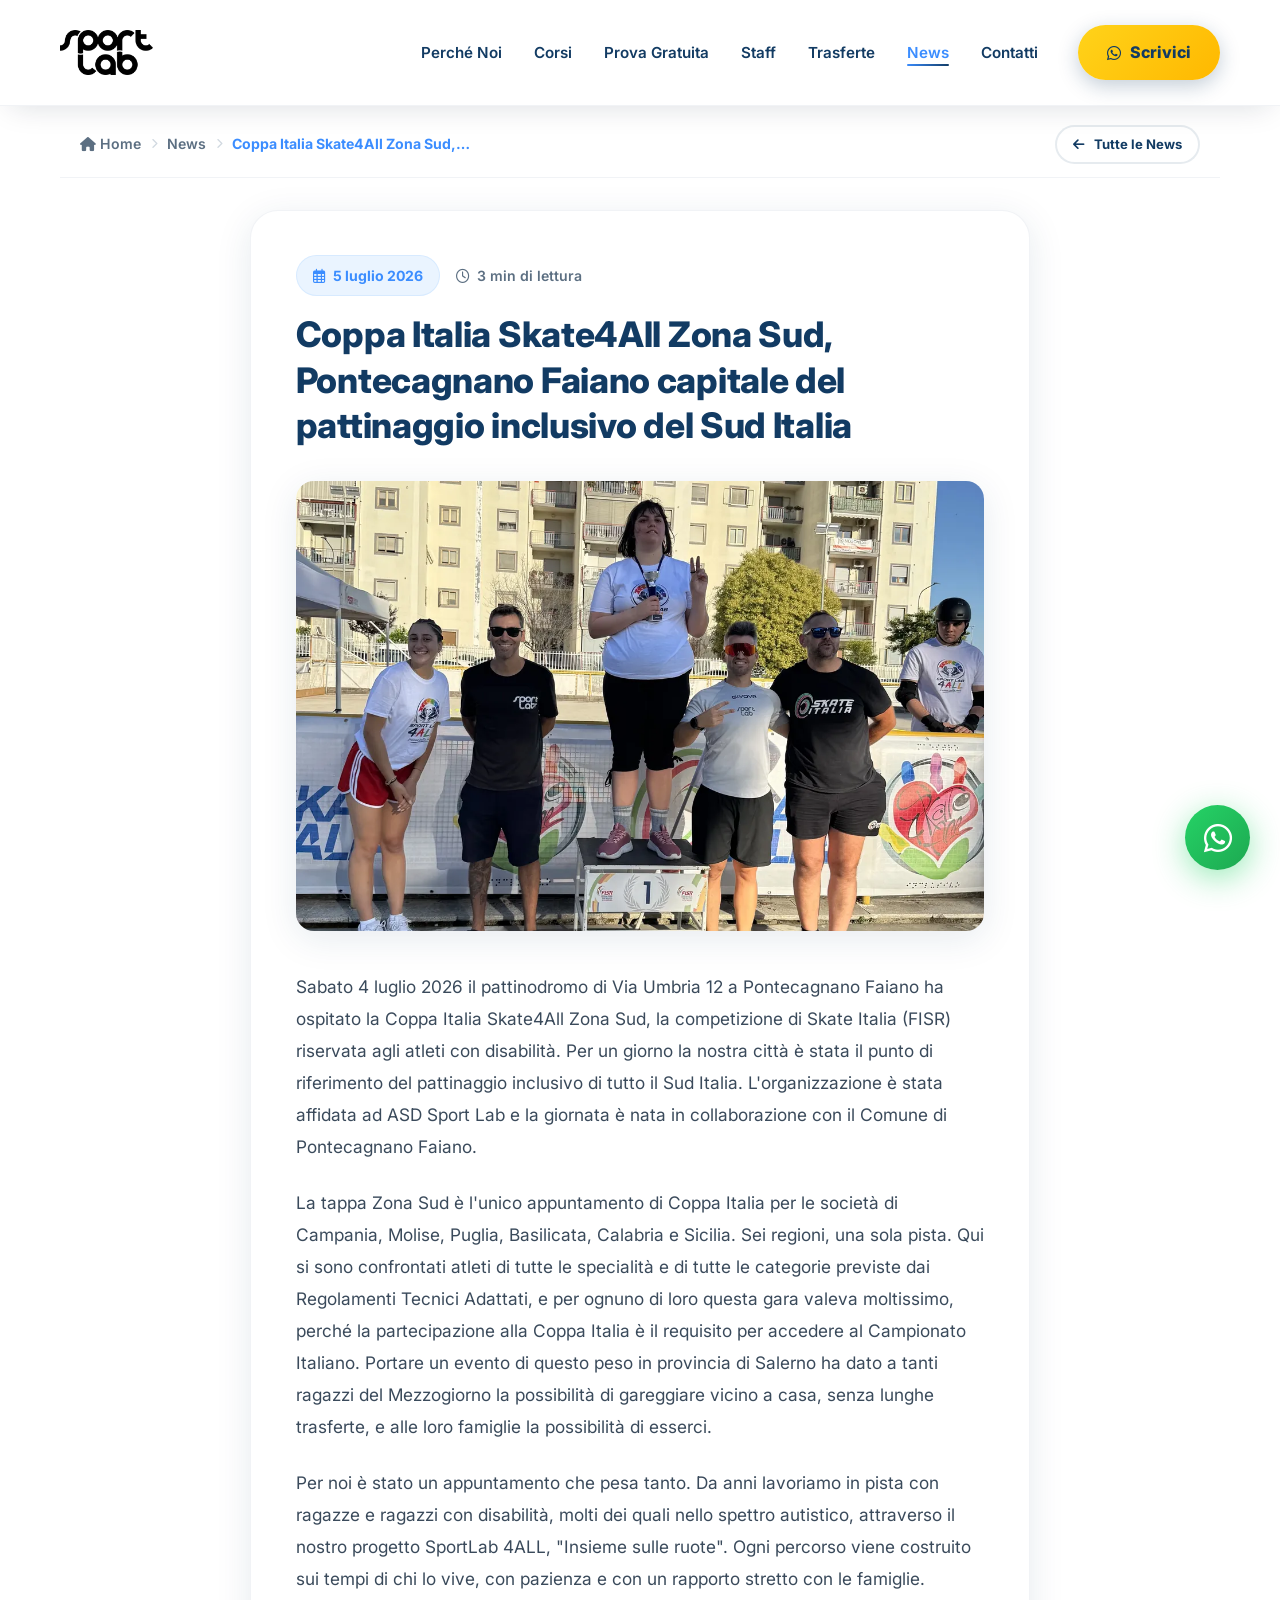
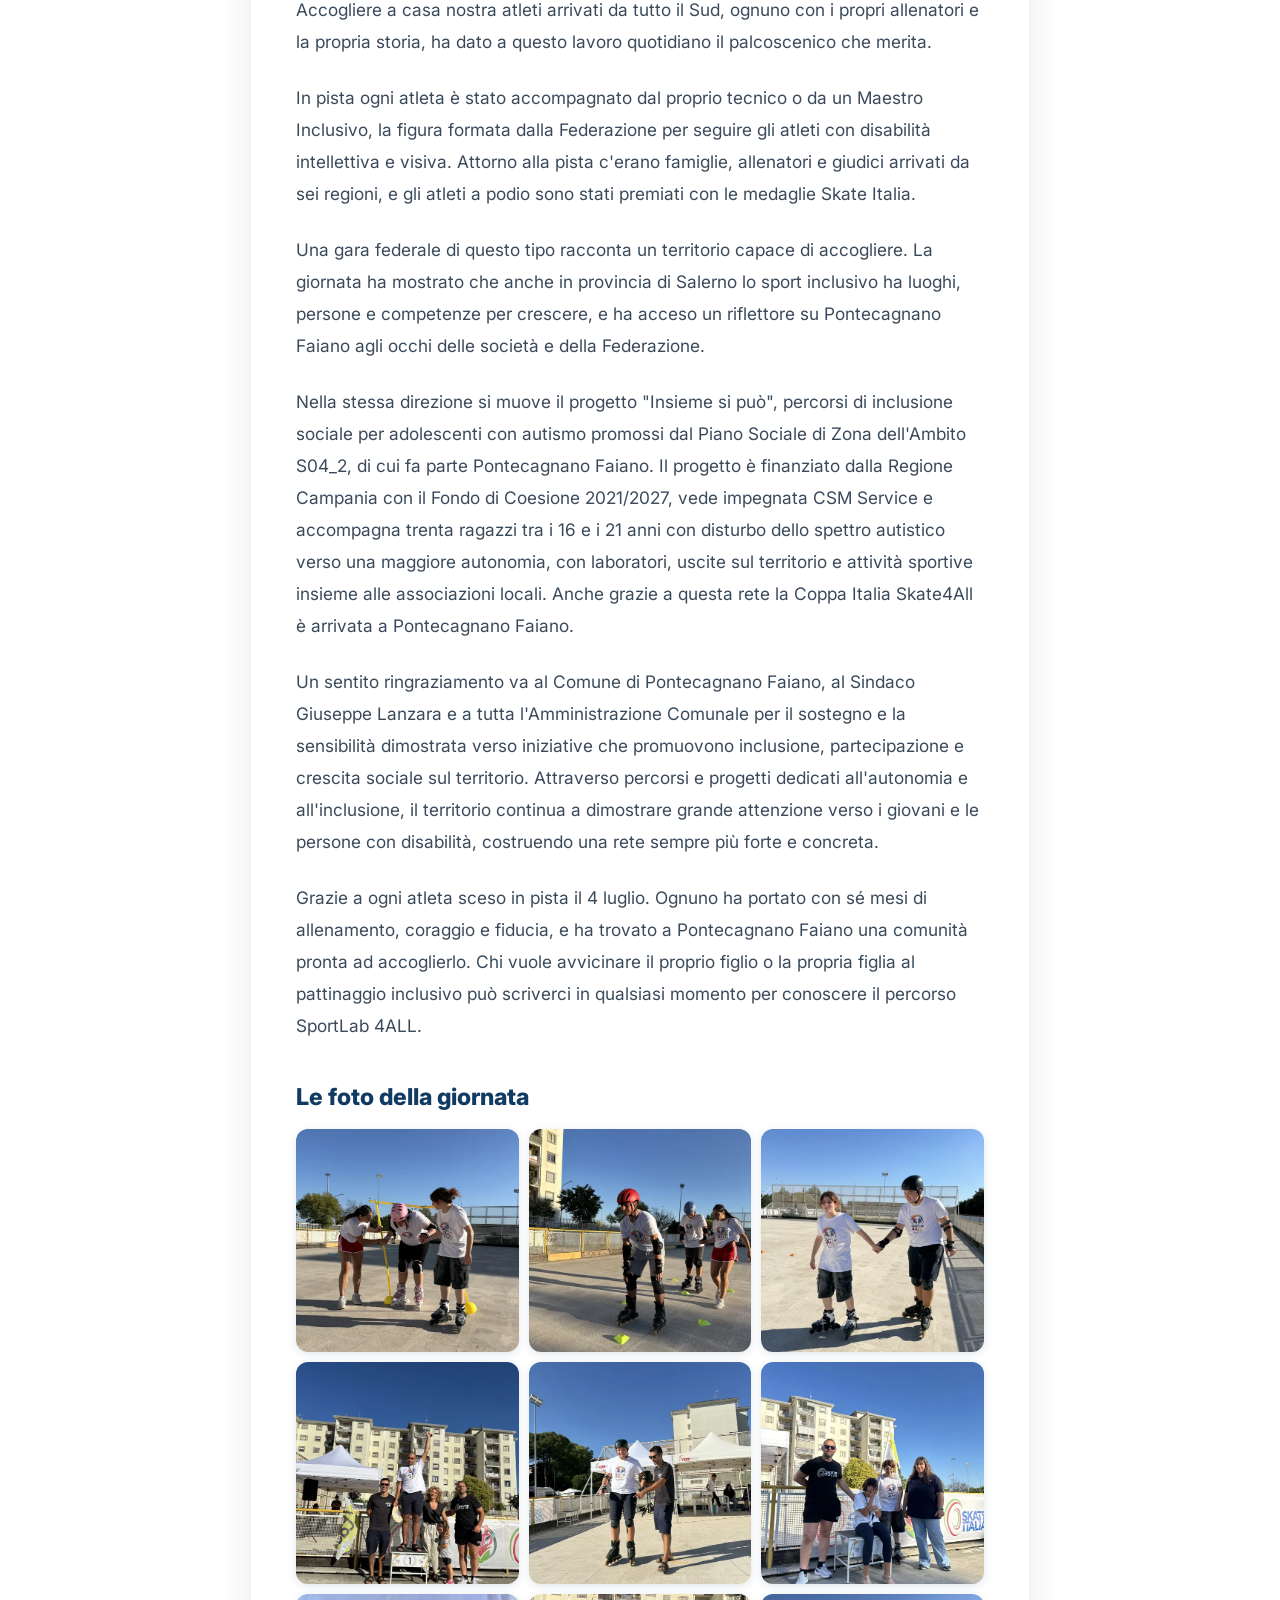
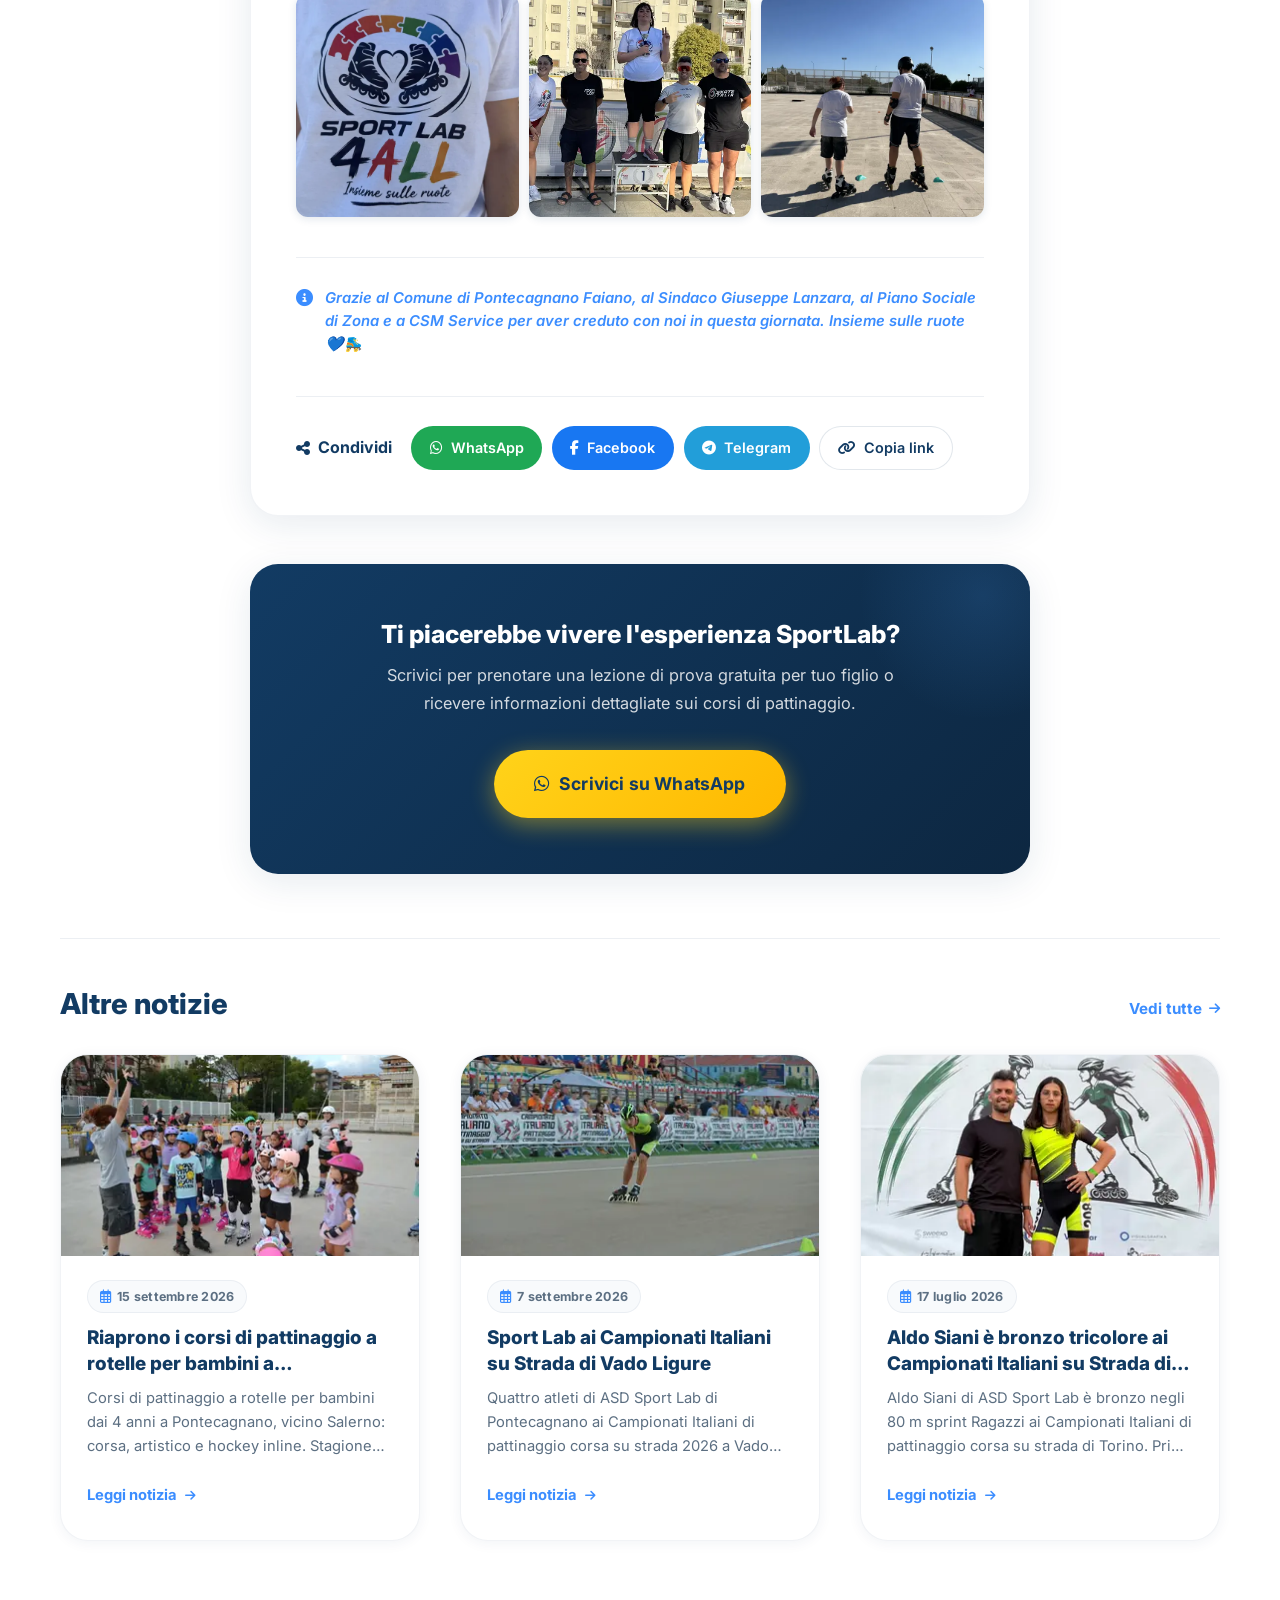
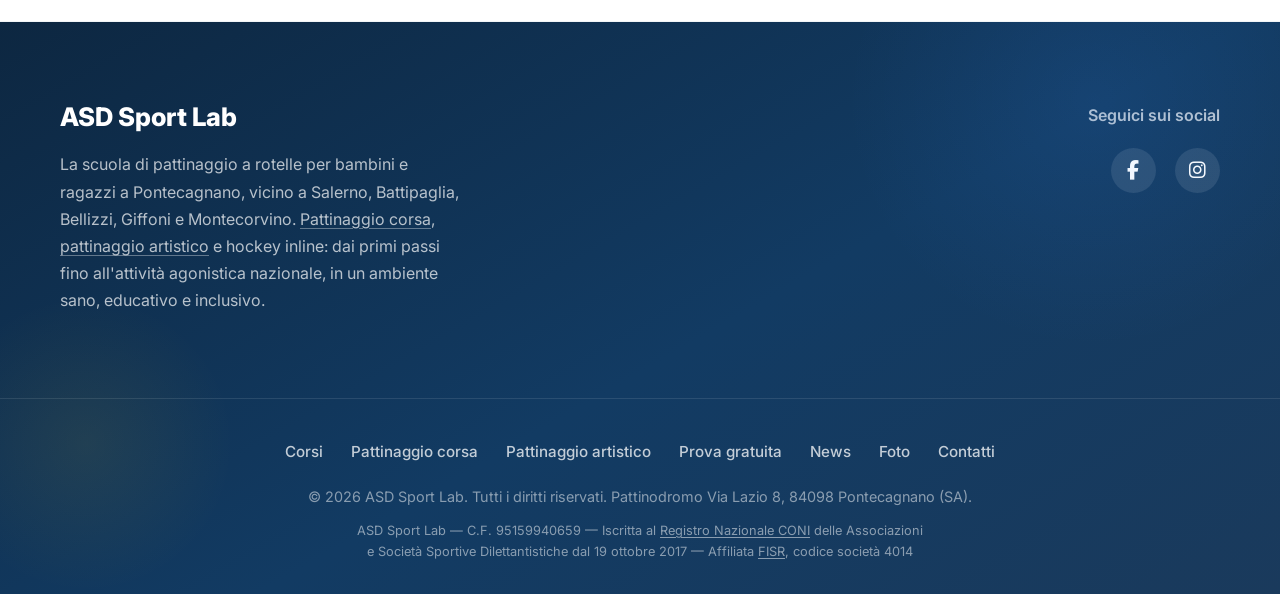
<file: news/coppa-italia-skate4all-zona-sud-pontecagnano-2026.html>
<!DOCTYPE html>
<html lang="it">
<head>
    <meta charset="UTF-8">
    <meta name="viewport" content="width=device-width, initial-scale=1.0">
    <title>Coppa Italia Skate4All 2026 a Pontecagnano Faiano | ASD Sport Lab</title>
    <meta name="description" content="Il 4 luglio 2026 Pontecagnano Faiano ha ospitato la Coppa Italia Skate4All Zona Sud, la gara di pattinaggio inclusivo per atleti con disabilità del Sud.">
    <link rel="canonical" href="https://asdsportlab.eu/news/coppa-italia-skate4all-zona-sud-pontecagnano-2026.html">

    <!-- Open Graph / Social -->
    <meta property="og:type" content="article">
    <meta property="og:title" content="Coppa Italia Skate4All Zona Sud, Pontecagnano Faiano capitale del pattinaggio inclusivo del Sud Italia">
    <meta property="og:description" content="Il 4 luglio 2026 Pontecagnano Faiano ha ospitato la Coppa Italia Skate4All Zona Sud, la gara di pattinaggio inclusivo per atleti con disabilità del Sud.">
    <meta property="og:url" content="https://asdsportlab.eu/news/coppa-italia-skate4all-zona-sud-pontecagnano-2026.html">
    <meta property="og:image" content="https://asdsportlab.eu/images/news/anteprime/coppa-italia-skate4all-zona-sud-pontecagnano-2026-og.jpg">
    <meta property="og:image:width" content="1200">
    <meta property="og:image:height" content="630">
    <meta property="og:image:alt" content="Atleta sul gradino più alto del podio della Coppa Italia Skate4All Zona Sud a Pontecagnano Faiano, con tecnici e accompagnatori">
    <meta property="og:locale" content="it_IT">
    <meta property="og:site_name" content="ASD Sport Lab">
    <meta property="article:published_time" content="2026-07-05">
    <meta name="twitter:card" content="summary_large_image">
    <meta name="twitter:title" content="Coppa Italia Skate4All Zona Sud, Pontecagnano Faiano capitale del pattinaggio inclusivo del Sud Italia">
    <meta name="twitter:description" content="Il 4 luglio 2026 Pontecagnano Faiano ha ospitato la Coppa Italia Skate4All Zona Sud, la gara di pattinaggio inclusivo per atleti con disabilità del Sud.">
    <meta name="twitter:image" content="https://asdsportlab.eu/images/news/anteprime/coppa-italia-skate4all-zona-sud-pontecagnano-2026-og.jpg">

    <!-- Font e icone non bloccanti (stesso schema di index.html) -->
    <link rel="preconnect" href="https://fonts.googleapis.com">
    <link rel="preconnect" href="https://fonts.gstatic.com" crossorigin>
    <link rel="stylesheet" href="https://fonts.googleapis.com/css2?family=Inter:wght@400;500;600;700;800&display=swap" media="print" onload="this.media='all'">
    <noscript><link rel="stylesheet" href="https://fonts.googleapis.com/css2?family=Inter:wght@400;500;600;700;800&display=swap"></noscript>
    <link rel="stylesheet" href="https://cdnjs.cloudflare.com/ajax/libs/font-awesome/6.4.0/css/all.min.css" media="print" onload="this.media='all'">
    <noscript><link rel="stylesheet" href="https://cdnjs.cloudflare.com/ajax/libs/font-awesome/6.4.0/css/all.min.css"></noscript>

    <link rel="stylesheet" href="/css/style.css">
    <link rel="stylesheet" href="/css/enhanced.css">

    <link rel="icon" href="/favicon.ico" sizes="any">
    <link rel="icon" type="image/png" sizes="48x48" href="/images/loghi/sportlab-48.png">
    <link rel="apple-touch-icon" sizes="180x180" href="/images/loghi/sportlab-180.png">
    <meta name="theme-color" content="#123B63">

    <script type="application/ld+json">
{
  "@context": "https://schema.org",
  "@graph": [
    {
      "@type": "Article",
      "@id": "https://asdsportlab.eu/news/coppa-italia-skate4all-zona-sud-pontecagnano-2026.html#article",
      "headline": "Coppa Italia Skate4All Zona Sud, Pontecagnano Faiano capitale del pattinaggio inclusivo del Sud Italia",
      "description": "Il 4 luglio 2026 Pontecagnano Faiano ha ospitato la Coppa Italia Skate4All Zona Sud, la gara di pattinaggio inclusivo per atleti con disabilità del Sud.",
      "image": [
        "https://asdsportlab.eu/images/news/anteprime/coppa-italia-skate4all-zona-sud-pontecagnano-2026-og.jpg",
        "https://asdsportlab.eu/images/news/foto/coppa-italia-skate4all-2026-08.webp"
      ],
      "datePublished": "2026-07-05",
      "dateModified": "2026-07-05",
      "author": {
        "@id": "https://asdsportlab.eu/#organization"
      },
      "publisher": {
        "@id": "https://asdsportlab.eu/#organization"
      },
      "mainEntityOfPage": "https://asdsportlab.eu/news/coppa-italia-skate4all-zona-sud-pontecagnano-2026.html",
      "inLanguage": "it-IT"
    },
    {
      "@type": "BreadcrumbList",
      "itemListElement": [
        {
          "@type": "ListItem",
          "position": 1,
          "name": "Home",
          "item": "https://asdsportlab.eu/"
        },
        {
          "@type": "ListItem",
          "position": 2,
          "name": "News",
          "item": "https://asdsportlab.eu/news.html"
        },
        {
          "@type": "ListItem",
          "position": 3,
          "name": "Coppa Italia Skate4All Zona Sud, Pontecagnano Faiano capitale del pattinaggio inclusivo del Sud Italia",
          "item": "https://asdsportlab.eu/news/coppa-italia-skate4all-zona-sud-pontecagnano-2026.html"
        }
      ]
    },
    {
      "@type": "SportsOrganization",
      "@id": "https://asdsportlab.eu/#organization",
      "name": "ASD Sport Lab",
      "url": "https://asdsportlab.eu/",
      "logo": "https://asdsportlab.eu/images/loghi/sportlab-512.png"
    }
  ]
}
    </script>
</head>
<body>
    <!-- Pagina generata da .github/scripts/genera_news.py: non modificarla a mano,
         si rigenera da content/news.json -->

    <header id="header">
        <div class="container header-container">
            <a href="/" class="logo">
                <img src="/images/loghi/sportlab.webp" alt="ASD Sport Lab - Scuola di Pattinaggio Pontecagnano Salerno" class="logo-img" width="328" height="158" fetchpriority="high">
            </a>
            <nav class="main-nav">
                <ul class="nav-links">
                    <li><a href="/#perche-noi">Perché Noi</a></li>
                    <li><a href="/#corsi">Corsi</a></li>
                    <li><a href="/#prova">Prova Gratuita</a></li>
                    <li><a href="/#staff">Staff</a></li>
                    <li><a href="/#eventi">Trasferte</a></li>
                    <li><a href="/news.html" class="nav-link-active">News</a></li>
                    <li><a href="/#contatti">Contatti</a></li>
                </ul>
                <a href="https://wa.me/393454294187?text=Ciao%20vorrei%20avere%20piu%20informazioni%20riguardo%20i%20corsi%20di%20pattinaggio"
                    class="btn btn-primary nav-cta"><i class="fab fa-whatsapp"></i> Scrivici</a>
            </nav>
            <button class="mobile-menu-btn" aria-label="Apri menu"><i class="fas fa-bars"></i></button>
        </div>
    </header>

    <div class="mobile-nav-overlay">
        <div class="mobile-nav-menu">
            <button class="close-menu-btn" aria-label="Chiudi menu"><i class="fas fa-times"></i></button>
            <ul>
                <li><a href="/#perche-noi">Perché Noi</a></li>
                <li><a href="/#corsi">Corsi</a></li>
                <li><a href="/#prova">Prova Gratuita</a></li>
                <li><a href="/#staff">Staff</a></li>
                <li><a href="/#eventi">Trasferte</a></li>
                <li><a href="/news.html">News</a></li>
                <li><a href="/#contatti">Contatti</a></li>
            </ul>
            <a href="https://wa.me/393454294187?text=Ciao%20vorrei%20avere%20piu%20informazioni%20riguardo%20i%20corsi%20di%20pattinaggio"
                class="btn btn-cta"><i class="fab fa-whatsapp"></i> Contattaci su WhatsApp</a>
        </div>
    </div>

    <section class="section news-main-section news-article-page">
        <div class="container">
            <div class="news-detail-topbar">
                <div class="container">
                    <nav class="news-breadcrumb" aria-label="Breadcrumb">
                        <a href="/"><i class="fas fa-home"></i> Home</a>
                        <span class="breadcrumb-sep"><i class="fas fa-chevron-right"></i></span>
                        <a href="/news.html">News</a>
                        <span class="breadcrumb-sep"><i class="fas fa-chevron-right"></i></span>
                        <span class="breadcrumb-current">Coppa Italia Skate4All Zona Sud, Pontecagnano Faiano capitale del pattinaggio inclusivo del Sud Italia</span>
                    </nav>
                    <a href="/news.html" class="btn btn-outline btn-sm"><i class="fas fa-arrow-left"></i> Tutte le News</a>
                </div>
            </div>

            <div class="news-detail-container">
                <article class="news-detail-article">
                    <header class="news-detail-header">
                        <div class="news-detail-meta">
                            <span class="news-detail-date"><i class="far fa-calendar-alt"></i> <time datetime="2026-07-05">5 luglio 2026</time></span>
                            <span class="news-detail-reading"><i class="far fa-clock"></i> 3 min di lettura</span>
                        </div>
                        <h1 class="news-detail-title">Coppa Italia Skate4All Zona Sud, Pontecagnano Faiano capitale del pattinaggio inclusivo del Sud Italia</h1>
                    </header>

                        <div class="news-detail-cover-wrapper">
                            <img src="/images/news/anteprime/coppa-italia-skate4all-zona-sud-pontecagnano-2026-cover.webp" srcset="/images/news/anteprime/coppa-italia-skate4all-zona-sud-pontecagnano-2026-card.webp 720w, /images/news/anteprime/coppa-italia-skate4all-zona-sud-pontecagnano-2026-cover.webp 1200w, /images/news/foto/coppa-italia-skate4all-2026-08.webp 2000w" sizes="(max-width: 820px) 100vw, 780px" alt="Atleta sul gradino più alto del podio della Coppa Italia Skate4All Zona Sud a Pontecagnano Faiano, con tecnici e accompagnatori" class="news-detail-cover" fetchpriority="high" width="2000" height="1468" style="object-position: 50% 0%">
                        </div>

                    <div class="news-detail-body">
                            <p>Sabato 4 luglio 2026 il pattinodromo di Via Umbria 12 a Pontecagnano Faiano ha ospitato la Coppa Italia Skate4All Zona Sud, la competizione di Skate Italia (FISR) riservata agli atleti con disabilità. Per un giorno la nostra città è stata il punto di riferimento del pattinaggio inclusivo di tutto il Sud Italia. L&#x27;organizzazione è stata affidata ad ASD Sport Lab e la giornata è nata in collaborazione con il Comune di Pontecagnano Faiano.</p>
                            <p>La tappa Zona Sud è l&#x27;unico appuntamento di Coppa Italia per le società di Campania, Molise, Puglia, Basilicata, Calabria e Sicilia. Sei regioni, una sola pista. Qui si sono confrontati atleti di tutte le specialità e di tutte le categorie previste dai Regolamenti Tecnici Adattati, e per ognuno di loro questa gara valeva moltissimo, perché la partecipazione alla Coppa Italia è il requisito per accedere al Campionato Italiano. Portare un evento di questo peso in provincia di Salerno ha dato a tanti ragazzi del Mezzogiorno la possibilità di gareggiare vicino a casa, senza lunghe trasferte, e alle loro famiglie la possibilità di esserci.</p>
                            <p>Per noi è stato un appuntamento che pesa tanto. Da anni lavoriamo in pista con ragazze e ragazzi con disabilità, molti dei quali nello spettro autistico, attraverso il nostro progetto SportLab 4ALL, &quot;Insieme sulle ruote&quot;. Ogni percorso viene costruito sui tempi di chi lo vive, con pazienza e con un rapporto stretto con le famiglie. Accogliere a casa nostra atleti arrivati da tutto il Sud, ognuno con i propri allenatori e la propria storia, ha dato a questo lavoro quotidiano il palcoscenico che merita.</p>
                            <p>In pista ogni atleta è stato accompagnato dal proprio tecnico o da un Maestro Inclusivo, la figura formata dalla Federazione per seguire gli atleti con disabilità intellettiva e visiva. Attorno alla pista c&#x27;erano famiglie, allenatori e giudici arrivati da sei regioni, e gli atleti a podio sono stati premiati con le medaglie Skate Italia.</p>
                            <p>Una gara federale di questo tipo racconta un territorio capace di accogliere. La giornata ha mostrato che anche in provincia di Salerno lo sport inclusivo ha luoghi, persone e competenze per crescere, e ha acceso un riflettore su Pontecagnano Faiano agli occhi delle società e della Federazione.</p>
                            <p>Nella stessa direzione si muove il progetto &quot;Insieme si può&quot;, percorsi di inclusione sociale per adolescenti con autismo promossi dal Piano Sociale di Zona dell&#x27;Ambito S04_2, di cui fa parte Pontecagnano Faiano. Il progetto è finanziato dalla Regione Campania con il Fondo di Coesione 2021/2027, vede impegnata CSM Service e accompagna trenta ragazzi tra i 16 e i 21 anni con disturbo dello spettro autistico verso una maggiore autonomia, con laboratori, uscite sul territorio e attività sportive insieme alle associazioni locali. Anche grazie a questa rete la Coppa Italia Skate4All è arrivata a Pontecagnano Faiano.</p>
                            <p>Un sentito ringraziamento va al Comune di Pontecagnano Faiano, al Sindaco Giuseppe Lanzara e a tutta l&#x27;Amministrazione Comunale per il sostegno e la sensibilità dimostrata verso iniziative che promuovono inclusione, partecipazione e crescita sociale sul territorio. Attraverso percorsi e progetti dedicati all&#x27;autonomia e all&#x27;inclusione, il territorio continua a dimostrare grande attenzione verso i giovani e le persone con disabilità, costruendo una rete sempre più forte e concreta.</p>
                            <p>Grazie a ogni atleta sceso in pista il 4 luglio. Ognuno ha portato con sé mesi di allenamento, coraggio e fiducia, e ha trovato a Pontecagnano Faiano una comunità pronta ad accoglierlo. Chi vuole avvicinare il proprio figlio o la propria figlia al pattinaggio inclusivo può scriverci in qualsiasi momento per conoscere il percorso SportLab 4ALL.</p>
                    </div>
                    <section class="news-gallery" aria-label="Foto">
                        <h2 class="news-gallery-title">Le foto della giornata</h2>
                        <div class="news-gallery-grid">
                            <a href="/images/news/foto/coppa-italia-skate4all-2026-01.webp" class="news-gallery-link">
                                <img src="/images/news/miniature/coppa-italia-skate4all-2026-01.webp" alt="Un&#x27;atleta con il casco rosa supera un ostacolo in pista aiutata da due compagne" class="news-gallery-item" loading="lazy" width="600" height="684">
                            </a>
                            <a href="/images/news/foto/coppa-italia-skate4all-2026-02.webp" class="news-gallery-link">
                                <img src="/images/news/miniature/coppa-italia-skate4all-2026-02.webp" alt="Atleti Skate4All pattinano tra i coni accompagnati in pista" class="news-gallery-item" loading="lazy" width="600" height="800">
                            </a>
                            <a href="/images/news/foto/coppa-italia-skate4all-2026-03.webp" class="news-gallery-link">
                                <img src="/images/news/miniature/coppa-italia-skate4all-2026-03.webp" alt="Un&#x27;atleta e il suo tecnico pattinano mano nella mano sulla pista di Pontecagnano Faiano" class="news-gallery-item" loading="lazy" width="600" height="800">
                            </a>
                            <a href="/images/news/foto/coppa-italia-skate4all-2026-04.webp" class="news-gallery-link">
                                <img src="/images/news/miniature/coppa-italia-skate4all-2026-04.webp" alt="Atleta sul primo gradino del podio festeggia con tecnici e famiglia" class="news-gallery-item" loading="lazy" width="600" height="800">
                            </a>
                            <a href="/images/news/foto/coppa-italia-skate4all-2026-05.webp" class="news-gallery-link">
                                <img src="/images/news/miniature/coppa-italia-skate4all-2026-05.webp" alt="Atleta in pista accompagnato dal suo allenatore davanti ai gazebo della gara" class="news-gallery-item" loading="lazy" width="600" height="800">
                            </a>
                            <a href="/images/news/foto/coppa-italia-skate4all-2026-06.webp" class="news-gallery-link">
                                <img src="/images/news/miniature/coppa-italia-skate4all-2026-06.webp" alt="Atleti e tecnici a bordo pista durante la premiazione Skate Italia" class="news-gallery-item" loading="lazy" width="600" height="800">
                            </a>
                            <a href="/images/news/foto/coppa-italia-skate4all-2026-07.webp" class="news-gallery-link">
                                <img src="/images/news/miniature/coppa-italia-skate4all-2026-07.webp" alt="Maglietta del progetto Sport Lab 4ALL, Insieme sulle ruote" class="news-gallery-item" loading="lazy" width="600" height="800">
                            </a>
                            <a href="/images/news/foto/coppa-italia-skate4all-2026-08.webp" class="news-gallery-link">
                                <img src="/images/news/miniature/coppa-italia-skate4all-2026-08.webp" alt="Atleta sul gradino più alto del podio con tecnici e accompagnatori" class="news-gallery-item" loading="lazy" width="600" height="440">
                            </a>
                            <a href="/images/news/foto/coppa-italia-skate4all-2026-09.webp" class="news-gallery-link">
                                <img src="/images/news/miniature/coppa-italia-skate4all-2026-09.webp" alt="Un atleta pattina tra i coni insieme al suo maestro" class="news-gallery-item" loading="lazy" width="600" height="800">
                            </a>
                        </div>
                    </section>

                        <footer class="news-detail-footer">
                            <i class="fas fa-info-circle"></i> <span>Grazie al Comune di Pontecagnano Faiano, al Sindaco Giuseppe Lanzara, al Piano Sociale di Zona e a CSM Service per aver creduto con noi in questa giornata. Insieme sulle ruote 💙🛼</span>
                        </footer>

                    <div class="news-share">
                        <span class="news-share-label"><i class="fas fa-share-alt"></i> Condividi</span>
                        <div class="news-share-buttons">
                            <a href="https://wa.me/?text=Coppa%20Italia%20Skate4All%20Zona%20Sud%2C%20Pontecagnano%20Faiano%20capitale%20del%20pattinaggio%20inclusivo%20del%20Sud%20Italia%20https%3A%2F%2Fasdsportlab.eu%2Fnews%2Fcoppa-italia-skate4all-zona-sud-pontecagnano-2026.html" class="news-share-btn news-share-btn--wa" target="_blank" rel="noopener"><i class="fab fa-whatsapp"></i> WhatsApp</a>
                            <a href="https://www.facebook.com/sharer/sharer.php?u=https%3A%2F%2Fasdsportlab.eu%2Fnews%2Fcoppa-italia-skate4all-zona-sud-pontecagnano-2026.html" class="news-share-btn news-share-btn--fb" target="_blank" rel="noopener"><i class="fab fa-facebook-f"></i> Facebook</a>
                            <a href="https://t.me/share/url?url=https%3A%2F%2Fasdsportlab.eu%2Fnews%2Fcoppa-italia-skate4all-zona-sud-pontecagnano-2026.html&amp;text=Coppa%20Italia%20Skate4All%20Zona%20Sud%2C%20Pontecagnano%20Faiano%20capitale%20del%20pattinaggio%20inclusivo%20del%20Sud%20Italia" class="news-share-btn news-share-btn--tg" target="_blank" rel="noopener"><i class="fab fa-telegram-plane"></i> Telegram</a>
                            <button type="button" class="news-share-btn" data-copia-link="https://asdsportlab.eu/news/coppa-italia-skate4all-zona-sud-pontecagnano-2026.html"><i class="fas fa-link"></i> <span>Copia link</span></button>
                            <button type="button" class="news-share-btn news-share-btn--altro" data-condividi="Coppa Italia Skate4All Zona Sud, Pontecagnano Faiano capitale del pattinaggio inclusivo del Sud Italia" hidden><i class="fas fa-ellipsis-h"></i> Altre app</button>
                        </div>
                    </div>
                </article>

                <div class="news-detail-cta-block">
                    <h3>Ti piacerebbe vivere l'esperienza SportLab?</h3>
                    <p>Scrivici per prenotare una lezione di prova gratuita per tuo figlio o ricevere informazioni dettagliate sui corsi di pattinaggio.</p>
                    <a href="https://wa.me/393454294187?text=Ciao%20ho%20letto%20la%20notizia%20sul%20sito%20e%20vorrei%20maggiori%20informazioni"
                       class="btn btn-cta btn-large shadow" target="_blank" rel="noopener">
                        <i class="fab fa-whatsapp"></i> Scrivici su WhatsApp
                    </a>
                </div>
            </div>

            <section class="news-related" aria-labelledby="altre-notizie">
                <div class="news-related-head">
                    <h2 id="altre-notizie">Altre notizie</h2>
                    <a href="/news.html" class="news-related-all">Vedi tutte <i class="fas fa-arrow-right"></i></a>
                </div>
                <div class="news-grid visible">
                    <article class="news-card" data-anno="2026">
                        <div class="news-card-media">
                            <img src="/images/news/anteprime/corsi-pattinaggio-bambini-pontecagnano-salerno-2026-2027-card.webp" srcset="/images/news/anteprime/corsi-pattinaggio-bambini-pontecagnano-salerno-2026-2027-card-sm.webp 360w, /images/news/anteprime/corsi-pattinaggio-bambini-pontecagnano-salerno-2026-2027-card.webp 720w" sizes="(max-width: 640px) 120px, 360px" alt="Bambini con caschi, protezioni e pattini a rotelle durante un corso di pattinaggio di ASD Sport Lab al pattinodromo di Pontecagnano, vicino Salerno" loading="lazy" width="720" height="480">
                        </div>
                        <div class="news-card-content">
                            <div class="news-card-meta">
                                <span class="news-date"><i class="far fa-calendar-alt"></i> <time datetime="2026-09-15">15 settembre 2026</time></span>
                            </div>
                            <h3><a href="/news/corsi-pattinaggio-bambini-pontecagnano-salerno-2026-2027.html">Riaprono i corsi di pattinaggio a rotelle per bambini a Pontecagnano: al via la stagione 2026/2027</a></h3>
                            <p>Corsi di pattinaggio a rotelle per bambini dai 4 anni a Pontecagnano, vicino Salerno: corsa, artistico e hockey inline. Stagione 2026/2027, prova gratuita.</p>
                            <a href="/news/corsi-pattinaggio-bambini-pontecagnano-salerno-2026-2027.html" class="news-card-link" aria-hidden="true" tabindex="-1">Leggi notizia <i class="fas fa-arrow-right"></i></a>
                        </div>
                    </article>
                    <article class="news-card" data-anno="2026">
                        <div class="news-card-media">
                            <img src="/images/news/anteprime/campionati-italiani-pattinaggio-strada-vado-ligure-2026-card.webp" srcset="/images/news/anteprime/campionati-italiani-pattinaggio-strada-vado-ligure-2026-card-sm.webp 360w, /images/news/anteprime/campionati-italiani-pattinaggio-strada-vado-ligure-2026-card.webp 720w" sizes="(max-width: 640px) 120px, 360px" alt="Giuseppe di ASD Sport Lab in gara ai Campionati Italiani di pattinaggio corsa su strada di Vado Ligure 2026, davanti agli striscioni del campionato e al pubblico" loading="lazy" width="720" height="480">
                        </div>
                        <div class="news-card-content">
                            <div class="news-card-meta">
                                <span class="news-date"><i class="far fa-calendar-alt"></i> <time datetime="2026-09-07">7 settembre 2026</time></span>
                            </div>
                            <h3><a href="/news/campionati-italiani-pattinaggio-strada-vado-ligure-2026.html">Sport Lab ai Campionati Italiani su Strada di Vado Ligure</a></h3>
                            <p>Quattro atleti di ASD Sport Lab di Pontecagnano ai Campionati Italiani di pattinaggio corsa su strada 2026 a Vado Ligure: punti in quattro categorie.</p>
                            <a href="/news/campionati-italiani-pattinaggio-strada-vado-ligure-2026.html" class="news-card-link" aria-hidden="true" tabindex="-1">Leggi notizia <i class="fas fa-arrow-right"></i></a>
                        </div>
                    </article>
                    <article class="news-card" data-anno="2026">
                        <div class="news-card-media">
                            <img src="/images/news/anteprime/aldo-siani-bronzo-campionati-italiani-strada-torino-2026-card.webp" srcset="/images/news/anteprime/aldo-siani-bronzo-campionati-italiani-strada-torino-2026-card-sm.webp 360w, /images/news/anteprime/aldo-siani-bronzo-campionati-italiani-strada-torino-2026-card.webp 720w" sizes="(max-width: 640px) 120px, 360px" alt="Aldo Siani di ASD Sport Lab con l&#x27;allenatore Guido Camardella ai Campionati Italiani di pattinaggio corsa su strada Torino 2026" loading="lazy" width="720" height="594">
                        </div>
                        <div class="news-card-content">
                            <div class="news-card-meta">
                                <span class="news-date"><i class="far fa-calendar-alt"></i> <time datetime="2026-07-17">17 luglio 2026</time></span>
                            </div>
                            <h3><a href="/news/aldo-siani-bronzo-campionati-italiani-strada-torino-2026.html">Aldo Siani è bronzo tricolore ai Campionati Italiani su Strada di Torino</a></h3>
                            <p>Aldo Siani di ASD Sport Lab è bronzo negli 80 m sprint Ragazzi ai Campionati Italiani di pattinaggio corsa su strada di Torino. Prima medaglia tricolore.</p>
                            <a href="/news/aldo-siani-bronzo-campionati-italiani-strada-torino-2026.html" class="news-card-link" aria-hidden="true" tabindex="-1">Leggi notizia <i class="fas fa-arrow-right"></i></a>
                        </div>
                    </article>
                </div>
            </section>
        </div>
    </section>

    <footer class="footer">
        <div class="container footer-grid">
            <div class="footer-info">
                <h3 class="footer-title">ASD Sport Lab</h3>
                <p class="footer-description">La scuola di pattinaggio a rotelle per bambini e ragazzi a Pontecagnano,
                    vicino a Salerno, Battipaglia, Bellizzi, Giffoni e Montecorvino. <a href="/pattinaggio-corsa-salerno.html">Pattinaggio corsa</a>, <a href="/pattinaggio-artistico-salerno.html">pattinaggio
                    artistico</a> e hockey inline: dai primi passi fino all'attività agonistica nazionale, in un ambiente
                    sano, educativo e inclusivo.</p>
            </div>
            <div class="footer-social-box">
                <p class="footer-social-label">Seguici sui social</p>
                <div class="footer-social-icons">
                    <a href="https://www.facebook.com/sportLABPontecagnano/" aria-label="Seguici su Facebook"
                        class="social-link">
                        <i class="fab fa-facebook-f"></i>
                    </a>
                    <a href="https://instagram.com/sportlab_pontecagnano" target="_blank"
                        aria-label="Seguici su Instagram" class="social-link">
                        <i class="fab fa-instagram"></i>
                    </a>
                </div>
            </div>
        </div>
        <div class="footer-bottom text-center">
            <nav class="footer-nav" aria-label="Link utili">
                <a href="/#corsi">Corsi</a>
                <a href="/pattinaggio-corsa-salerno.html">Pattinaggio corsa</a>
                <a href="/pattinaggio-artistico-salerno.html">Pattinaggio artistico</a>
                <a href="/#prova">Prova gratuita</a>
                <a href="/news.html">News</a>
                <a href="/gallery.html">Foto</a>
                <a href="/#contatti">Contatti</a>
            </nav>
            <p>&copy; 2026 ASD Sport Lab. Tutti i diritti riservati. Pattinodromo Via Lazio 8, 84098 Pontecagnano (SA).</p>
            <p class="footer-legal"><span>ASD Sport Lab — C.F. 95159940659</span><span class="footer-legal-sep"> — </span><span>Iscritta al <a href="https://www.coni.it/it/registro-societa-sportive/home/registro-2-0/RegistroDettaglio.html?id_societa=107524" target="_blank" rel="noopener">Registro Nazionale CONI</a> delle Associazioni e Società Sportive Dilettantistiche dal 19 ottobre 2017</span><span class="footer-legal-sep"> — </span><span>Affiliata <a href="https://www.fisr.it/" target="_blank" rel="noopener">FISR</a>, codice società 4014</span></p>
        </div>
    </footer>

    <a href="https://wa.me/393454294187?text=Ciao%20vorrei%20avere%20piu%20informazioni%20riguardo%20i%20corsi%20di%20pattinaggio"
        class="floating-wa" aria-label="Contattaci su WhatsApp">
        <i class="fab fa-whatsapp"></i>
    </a>

    <script src="/js/main.js"></script>
</body>
</html>
</file>
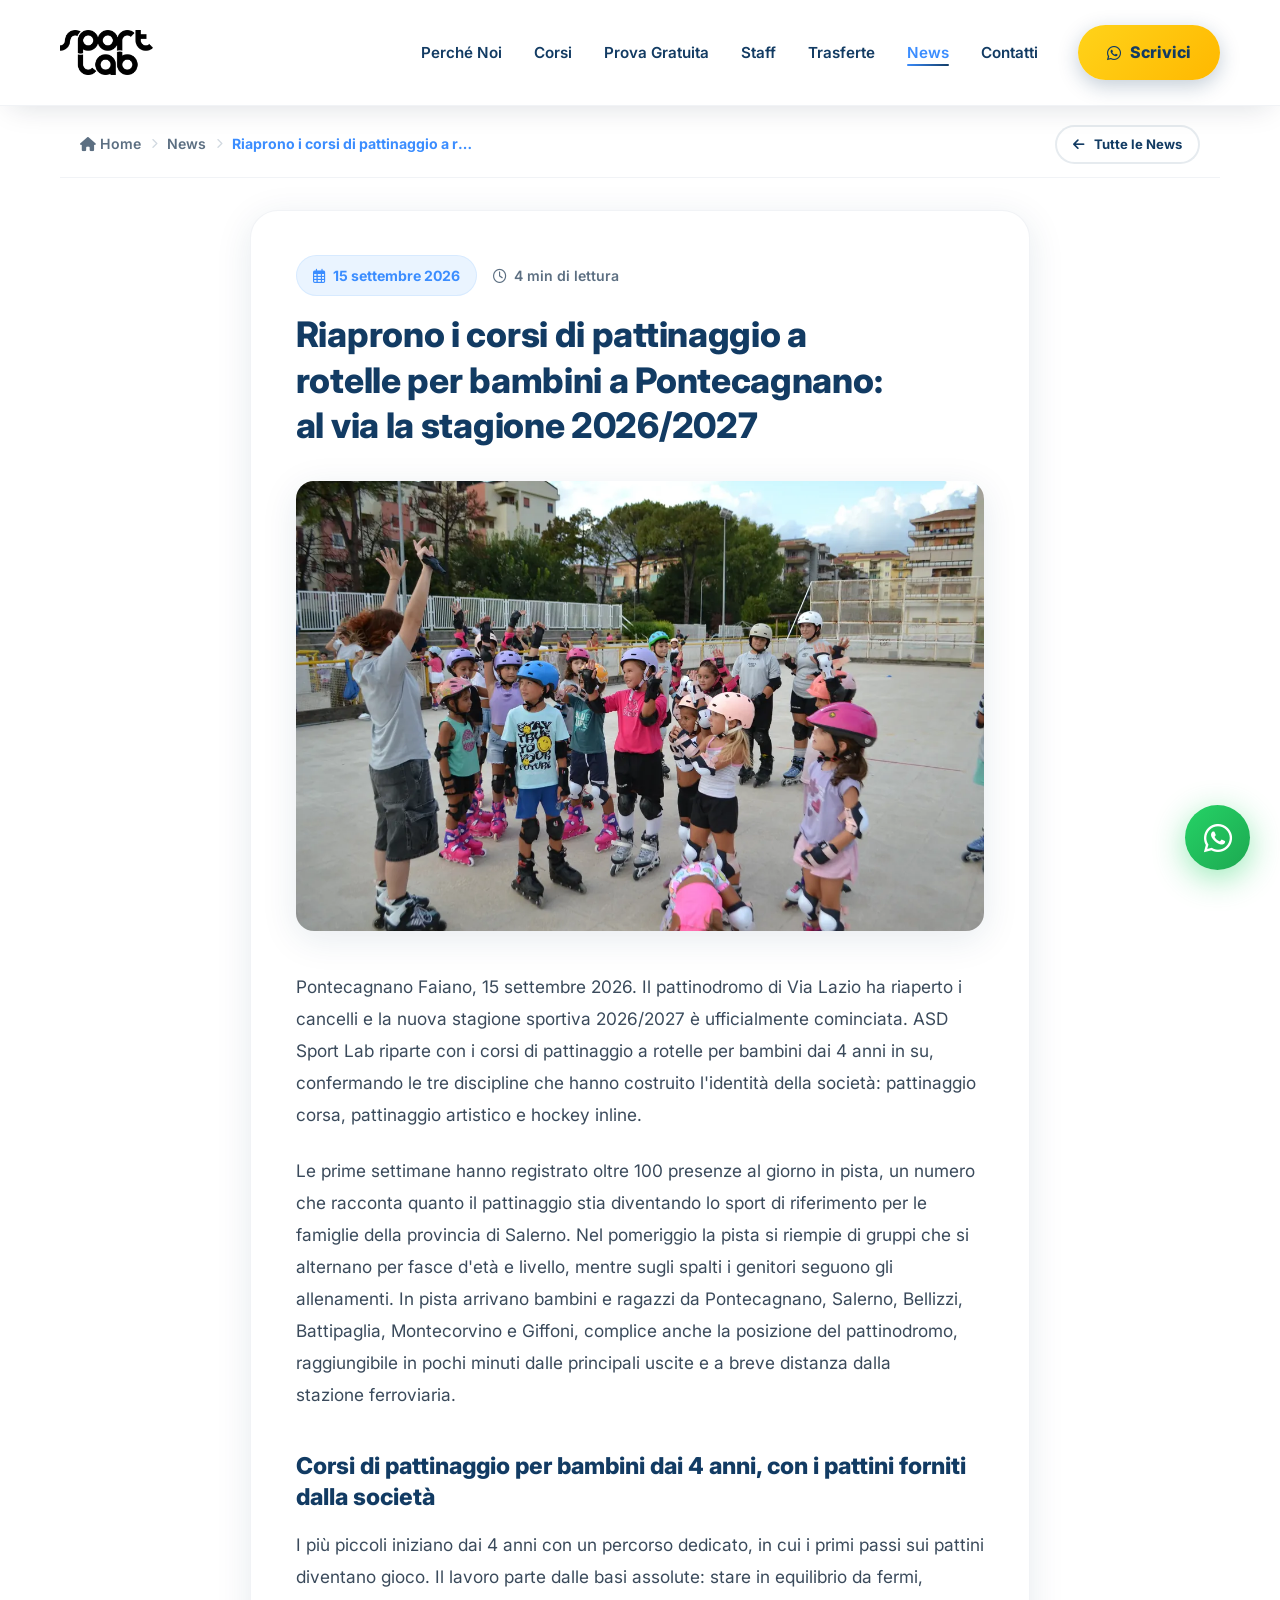
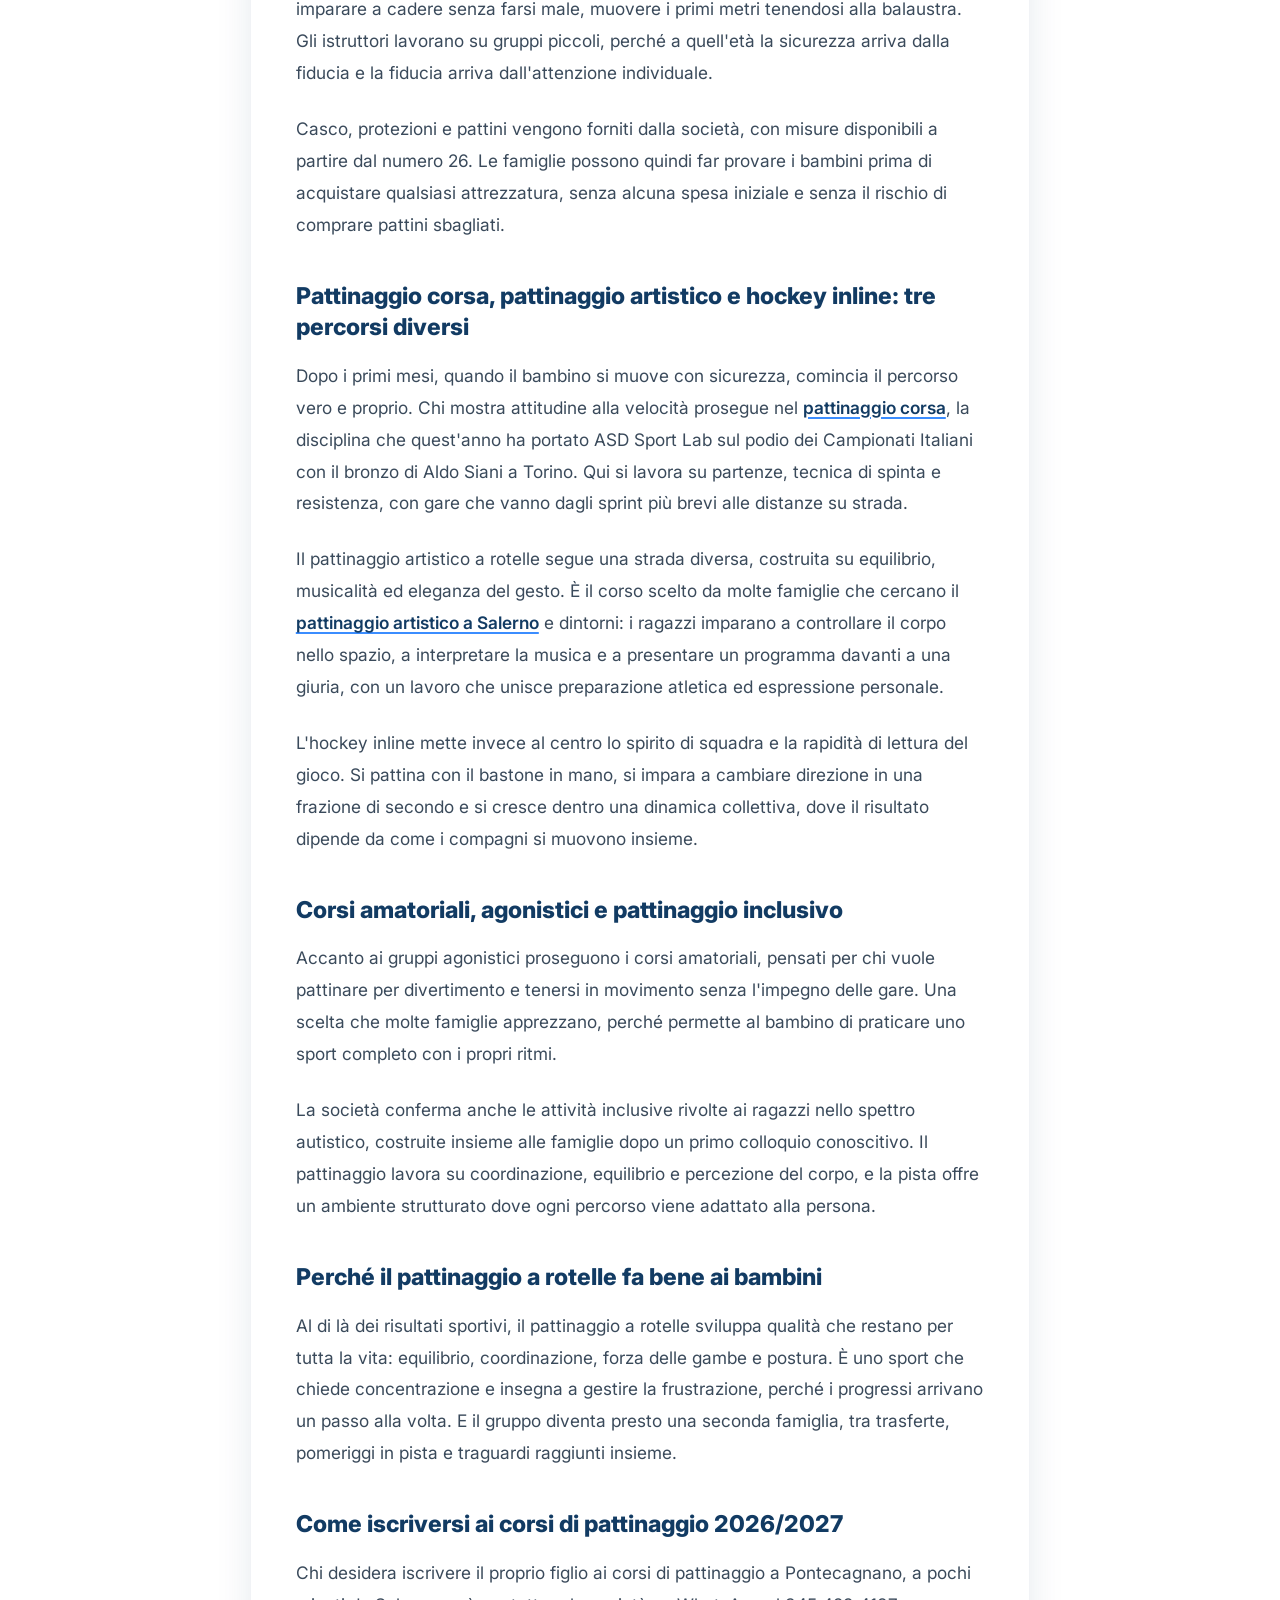
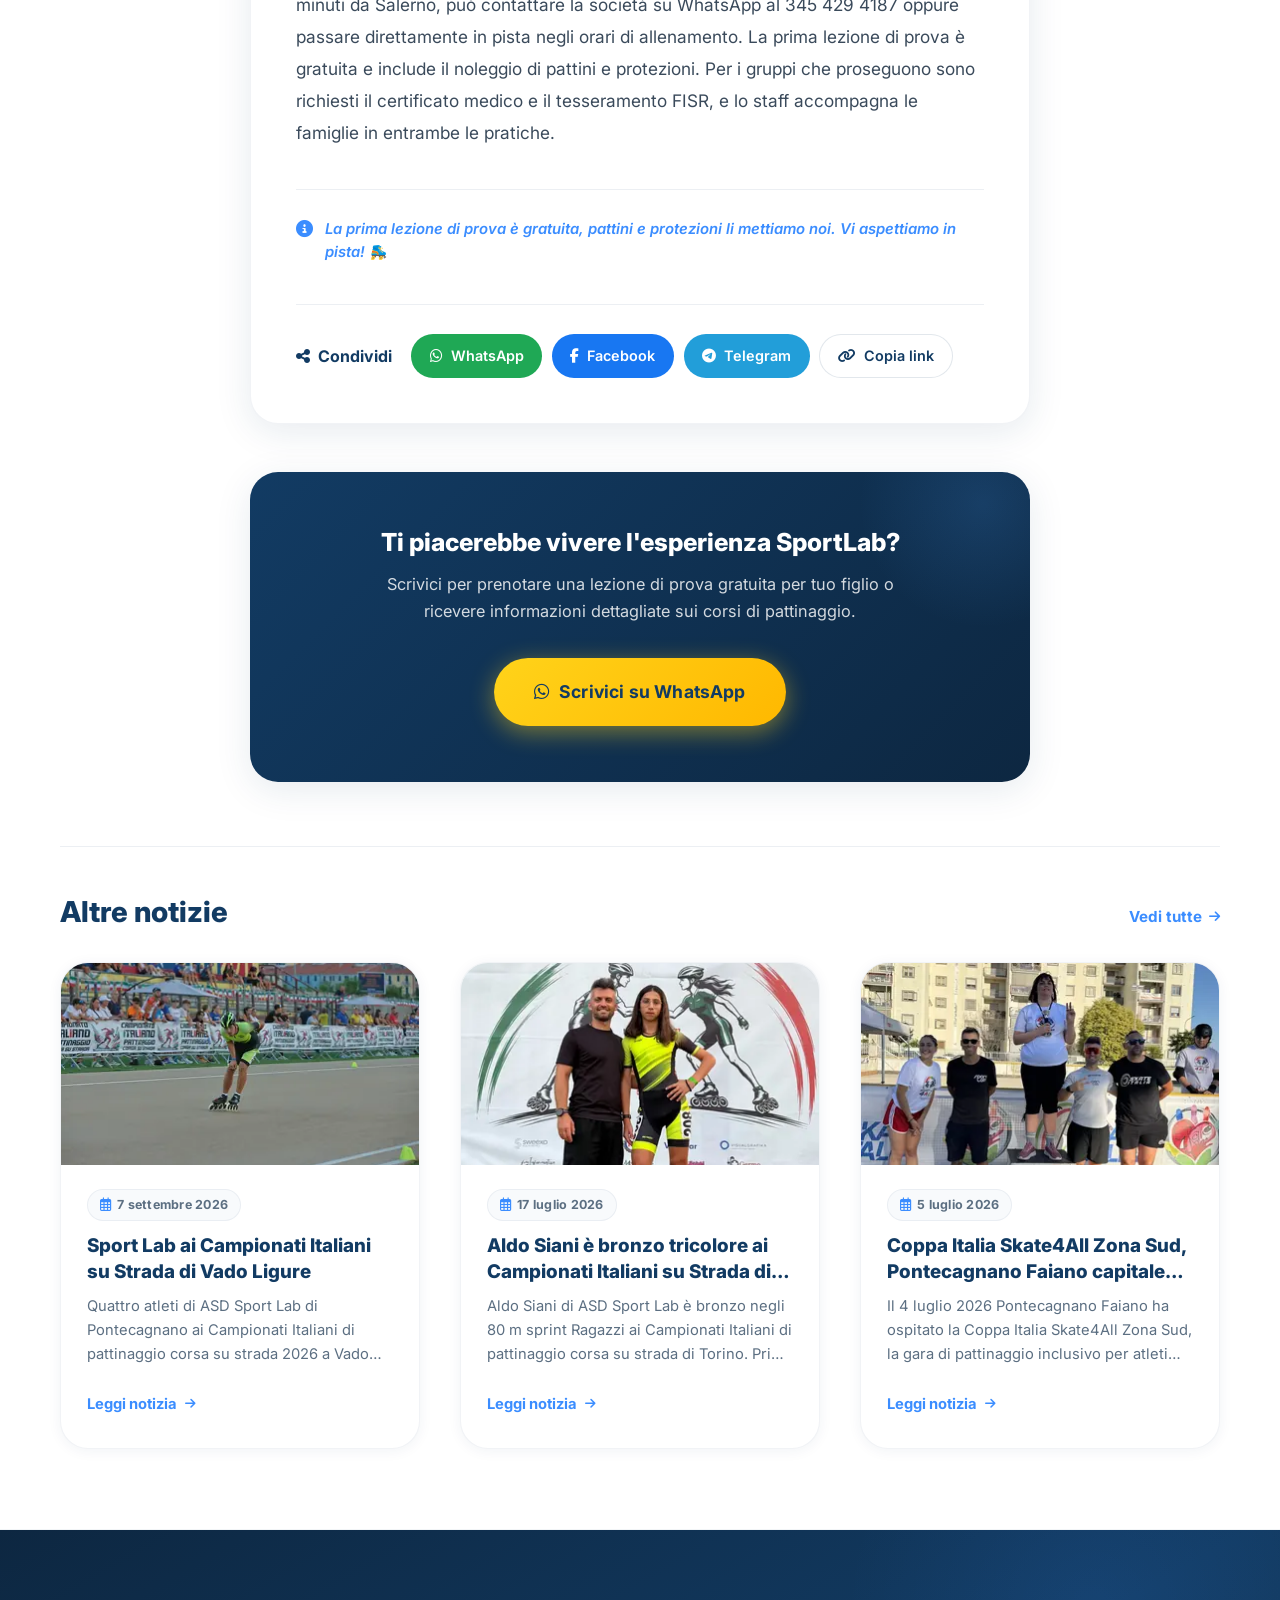
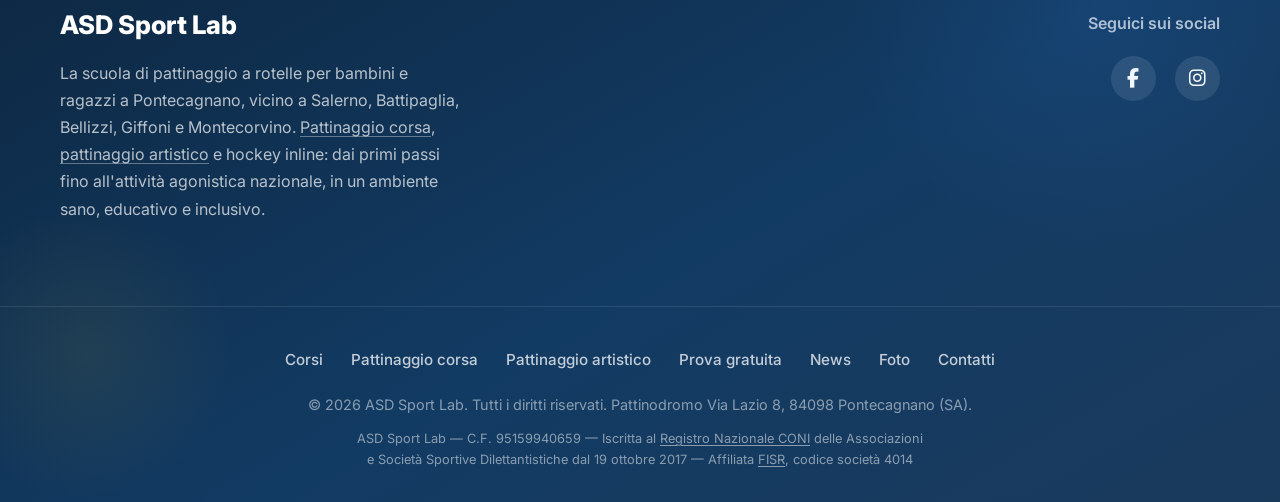
<file: news/corsi-pattinaggio-bambini-pontecagnano-salerno-2026-2027.html>
<!DOCTYPE html>
<html lang="it">
<head>
    <meta charset="UTF-8">
    <meta name="viewport" content="width=device-width, initial-scale=1.0">
    <title>Corsi pattinaggio bambini Salerno 2026/2027 | ASD Sport Lab</title>
    <meta name="description" content="Corsi di pattinaggio a rotelle per bambini dai 4 anni a Pontecagnano, vicino Salerno: corsa, artistico e hockey inline. Stagione 2026/2027, prova gratuita.">
    <link rel="canonical" href="https://asdsportlab.eu/news/corsi-pattinaggio-bambini-pontecagnano-salerno-2026-2027.html">

    <!-- Open Graph / Social -->
    <meta property="og:type" content="article">
    <meta property="og:title" content="Riaprono i corsi di pattinaggio a rotelle per bambini a Pontecagnano: al via la stagione 2026/2027">
    <meta property="og:description" content="Corsi di pattinaggio a rotelle per bambini dai 4 anni a Pontecagnano, vicino Salerno: corsa, artistico e hockey inline. Stagione 2026/2027, prova gratuita.">
    <meta property="og:url" content="https://asdsportlab.eu/news/corsi-pattinaggio-bambini-pontecagnano-salerno-2026-2027.html">
    <meta property="og:image" content="https://asdsportlab.eu/images/news/anteprime/corsi-pattinaggio-bambini-pontecagnano-salerno-2026-2027-og.jpg">
    <meta property="og:image:width" content="1200">
    <meta property="og:image:height" content="630">
    <meta property="og:image:alt" content="Bambini con caschi, protezioni e pattini a rotelle durante un corso di pattinaggio di ASD Sport Lab al pattinodromo di Pontecagnano, vicino Salerno">
    <meta property="og:locale" content="it_IT">
    <meta property="og:site_name" content="ASD Sport Lab">
    <meta property="article:published_time" content="2026-09-15">
    <meta name="twitter:card" content="summary_large_image">
    <meta name="twitter:title" content="Riaprono i corsi di pattinaggio a rotelle per bambini a Pontecagnano: al via la stagione 2026/2027">
    <meta name="twitter:description" content="Corsi di pattinaggio a rotelle per bambini dai 4 anni a Pontecagnano, vicino Salerno: corsa, artistico e hockey inline. Stagione 2026/2027, prova gratuita.">
    <meta name="twitter:image" content="https://asdsportlab.eu/images/news/anteprime/corsi-pattinaggio-bambini-pontecagnano-salerno-2026-2027-og.jpg">

    <!-- Font e icone non bloccanti (stesso schema di index.html) -->
    <link rel="preconnect" href="https://fonts.googleapis.com">
    <link rel="preconnect" href="https://fonts.gstatic.com" crossorigin>
    <link rel="stylesheet" href="https://fonts.googleapis.com/css2?family=Inter:wght@400;500;600;700;800&display=swap" media="print" onload="this.media='all'">
    <noscript><link rel="stylesheet" href="https://fonts.googleapis.com/css2?family=Inter:wght@400;500;600;700;800&display=swap"></noscript>
    <link rel="stylesheet" href="https://cdnjs.cloudflare.com/ajax/libs/font-awesome/6.4.0/css/all.min.css" media="print" onload="this.media='all'">
    <noscript><link rel="stylesheet" href="https://cdnjs.cloudflare.com/ajax/libs/font-awesome/6.4.0/css/all.min.css"></noscript>

    <link rel="stylesheet" href="/css/style.css">
    <link rel="stylesheet" href="/css/enhanced.css">

    <link rel="icon" href="/favicon.ico" sizes="any">
    <link rel="icon" type="image/png" sizes="48x48" href="/images/loghi/sportlab-48.png">
    <link rel="apple-touch-icon" sizes="180x180" href="/images/loghi/sportlab-180.png">
    <meta name="theme-color" content="#123B63">

    <script type="application/ld+json">
{
  "@context": "https://schema.org",
  "@graph": [
    {
      "@type": "Article",
      "@id": "https://asdsportlab.eu/news/corsi-pattinaggio-bambini-pontecagnano-salerno-2026-2027.html#article",
      "headline": "Riaprono i corsi di pattinaggio a rotelle per bambini a Pontecagnano: al via la stagione 2026/2027",
      "description": "Corsi di pattinaggio a rotelle per bambini dai 4 anni a Pontecagnano, vicino Salerno: corsa, artistico e hockey inline. Stagione 2026/2027, prova gratuita.",
      "image": [
        "https://asdsportlab.eu/images/news/anteprime/corsi-pattinaggio-bambini-pontecagnano-salerno-2026-2027-og.jpg",
        "https://asdsportlab.eu/images/news/foto/corsi-pattinaggio-bambini-pontecagnano-salerno-2026.webp"
      ],
      "datePublished": "2026-09-15",
      "dateModified": "2026-09-15",
      "author": {
        "@id": "https://asdsportlab.eu/#organization"
      },
      "publisher": {
        "@id": "https://asdsportlab.eu/#organization"
      },
      "mainEntityOfPage": "https://asdsportlab.eu/news/corsi-pattinaggio-bambini-pontecagnano-salerno-2026-2027.html",
      "inLanguage": "it-IT"
    },
    {
      "@type": "BreadcrumbList",
      "itemListElement": [
        {
          "@type": "ListItem",
          "position": 1,
          "name": "Home",
          "item": "https://asdsportlab.eu/"
        },
        {
          "@type": "ListItem",
          "position": 2,
          "name": "News",
          "item": "https://asdsportlab.eu/news.html"
        },
        {
          "@type": "ListItem",
          "position": 3,
          "name": "Riaprono i corsi di pattinaggio a rotelle per bambini a Pontecagnano: al via la stagione 2026/2027",
          "item": "https://asdsportlab.eu/news/corsi-pattinaggio-bambini-pontecagnano-salerno-2026-2027.html"
        }
      ]
    },
    {
      "@type": "SportsOrganization",
      "@id": "https://asdsportlab.eu/#organization",
      "name": "ASD Sport Lab",
      "url": "https://asdsportlab.eu/",
      "logo": "https://asdsportlab.eu/images/loghi/sportlab-512.png"
    }
  ]
}
    </script>
</head>
<body>
    <!-- Pagina generata da .github/scripts/genera_news.py: non modificarla a mano,
         si rigenera da content/news.json -->

    <header id="header">
        <div class="container header-container">
            <a href="/" class="logo">
                <img src="/images/loghi/sportlab.webp" alt="ASD Sport Lab - Scuola di Pattinaggio Pontecagnano Salerno" class="logo-img" width="328" height="158" fetchpriority="high">
            </a>
            <nav class="main-nav">
                <ul class="nav-links">
                    <li><a href="/#perche-noi">Perché Noi</a></li>
                    <li><a href="/#corsi">Corsi</a></li>
                    <li><a href="/#prova">Prova Gratuita</a></li>
                    <li><a href="/#staff">Staff</a></li>
                    <li><a href="/#eventi">Trasferte</a></li>
                    <li><a href="/news.html" class="nav-link-active">News</a></li>
                    <li><a href="/#contatti">Contatti</a></li>
                </ul>
                <a href="https://wa.me/393454294187?text=Ciao%20vorrei%20avere%20piu%20informazioni%20riguardo%20i%20corsi%20di%20pattinaggio"
                    class="btn btn-primary nav-cta"><i class="fab fa-whatsapp"></i> Scrivici</a>
            </nav>
            <button class="mobile-menu-btn" aria-label="Apri menu"><i class="fas fa-bars"></i></button>
        </div>
    </header>

    <div class="mobile-nav-overlay">
        <div class="mobile-nav-menu">
            <button class="close-menu-btn" aria-label="Chiudi menu"><i class="fas fa-times"></i></button>
            <ul>
                <li><a href="/#perche-noi">Perché Noi</a></li>
                <li><a href="/#corsi">Corsi</a></li>
                <li><a href="/#prova">Prova Gratuita</a></li>
                <li><a href="/#staff">Staff</a></li>
                <li><a href="/#eventi">Trasferte</a></li>
                <li><a href="/news.html">News</a></li>
                <li><a href="/#contatti">Contatti</a></li>
            </ul>
            <a href="https://wa.me/393454294187?text=Ciao%20vorrei%20avere%20piu%20informazioni%20riguardo%20i%20corsi%20di%20pattinaggio"
                class="btn btn-cta"><i class="fab fa-whatsapp"></i> Contattaci su WhatsApp</a>
        </div>
    </div>

    <section class="section news-main-section news-article-page">
        <div class="container">
            <div class="news-detail-topbar">
                <div class="container">
                    <nav class="news-breadcrumb" aria-label="Breadcrumb">
                        <a href="/"><i class="fas fa-home"></i> Home</a>
                        <span class="breadcrumb-sep"><i class="fas fa-chevron-right"></i></span>
                        <a href="/news.html">News</a>
                        <span class="breadcrumb-sep"><i class="fas fa-chevron-right"></i></span>
                        <span class="breadcrumb-current">Riaprono i corsi di pattinaggio a rotelle per bambini a Pontecagnano: al via la stagione 2026/2027</span>
                    </nav>
                    <a href="/news.html" class="btn btn-outline btn-sm"><i class="fas fa-arrow-left"></i> Tutte le News</a>
                </div>
            </div>

            <div class="news-detail-container">
                <article class="news-detail-article">
                    <header class="news-detail-header">
                        <div class="news-detail-meta">
                            <span class="news-detail-date"><i class="far fa-calendar-alt"></i> <time datetime="2026-09-15">15 settembre 2026</time></span>
                            <span class="news-detail-reading"><i class="far fa-clock"></i> 4 min di lettura</span>
                        </div>
                        <h1 class="news-detail-title">Riaprono i corsi di pattinaggio a rotelle per bambini a Pontecagnano: al via la stagione 2026/2027</h1>
                    </header>

                        <div class="news-detail-cover-wrapper">
                            <img src="/images/news/anteprime/corsi-pattinaggio-bambini-pontecagnano-salerno-2026-2027-cover.webp" srcset="/images/news/anteprime/corsi-pattinaggio-bambini-pontecagnano-salerno-2026-2027-card.webp 720w, /images/news/anteprime/corsi-pattinaggio-bambini-pontecagnano-salerno-2026-2027-cover.webp 1200w, /images/news/foto/corsi-pattinaggio-bambini-pontecagnano-salerno-2026.webp 2400w" sizes="(max-width: 820px) 100vw, 780px" alt="Bambini con caschi, protezioni e pattini a rotelle durante un corso di pattinaggio di ASD Sport Lab al pattinodromo di Pontecagnano, vicino Salerno" class="news-detail-cover" fetchpriority="high" width="2400" height="1600">
                        </div>

                    <div class="news-detail-body">
                            <p>Pontecagnano Faiano, 15 settembre 2026. Il pattinodromo di Via Lazio ha riaperto i cancelli e la nuova stagione sportiva 2026/2027 è ufficialmente cominciata. ASD Sport Lab riparte con i corsi di pattinaggio a rotelle per bambini dai 4 anni in su, confermando le tre discipline che hanno costruito l&#x27;identità della società: pattinaggio corsa, pattinaggio artistico e hockey inline.</p>
                            <p>Le prime settimane hanno registrato oltre 100 presenze al giorno in pista, un numero che racconta quanto il pattinaggio stia diventando lo sport di riferimento per le famiglie della provincia di Salerno. Nel pomeriggio la pista si riempie di gruppi che si alternano per fasce d&#x27;età e livello, mentre sugli spalti i genitori seguono gli allenamenti. In pista arrivano bambini e ragazzi da Pontecagnano, Salerno, Bellizzi, Battipaglia, Montecorvino e Giffoni, complice anche la posizione del pattinodromo, raggiungibile in pochi minuti dalle principali uscite e a breve distanza dalla stazione ferroviaria.</p>
                            <h2>Corsi di pattinaggio per bambini dai 4 anni, con i pattini forniti dalla società</h2>
                            <p>I più piccoli iniziano dai 4 anni con un percorso dedicato, in cui i primi passi sui pattini diventano gioco. Il lavoro parte dalle basi assolute: stare in equilibrio da fermi, imparare a cadere senza farsi male, muovere i primi metri tenendosi alla balaustra. Gli istruttori lavorano su gruppi piccoli, perché a quell&#x27;età la sicurezza arriva dalla fiducia e la fiducia arriva dall&#x27;attenzione individuale.</p>
                            <p>Casco, protezioni e pattini vengono forniti dalla società, con misure disponibili a partire dal numero 26. Le famiglie possono quindi far provare i bambini prima di acquistare qualsiasi attrezzatura, senza alcuna spesa iniziale e senza il rischio di comprare pattini sbagliati.</p>
                            <h2>Pattinaggio corsa, pattinaggio artistico e hockey inline: tre percorsi diversi</h2>
                            <p>Dopo i primi mesi, quando il bambino si muove con sicurezza, comincia il percorso vero e proprio. Chi mostra attitudine alla velocità prosegue nel <a href="/pattinaggio-corsa-salerno.html">pattinaggio corsa</a>, la disciplina che quest&#x27;anno ha portato ASD Sport Lab sul podio dei Campionati Italiani con il bronzo di Aldo Siani a Torino. Qui si lavora su partenze, tecnica di spinta e resistenza, con gare che vanno dagli sprint più brevi alle distanze su strada.</p>
                            <p>Il pattinaggio artistico a rotelle segue una strada diversa, costruita su equilibrio, musicalità ed eleganza del gesto. È il corso scelto da molte famiglie che cercano il <a href="/pattinaggio-artistico-salerno.html">pattinaggio artistico a Salerno</a> e dintorni: i ragazzi imparano a controllare il corpo nello spazio, a interpretare la musica e a presentare un programma davanti a una giuria, con un lavoro che unisce preparazione atletica ed espressione personale.</p>
                            <p>L&#x27;hockey inline mette invece al centro lo spirito di squadra e la rapidità di lettura del gioco. Si pattina con il bastone in mano, si impara a cambiare direzione in una frazione di secondo e si cresce dentro una dinamica collettiva, dove il risultato dipende da come i compagni si muovono insieme.</p>
                            <h2>Corsi amatoriali, agonistici e pattinaggio inclusivo</h2>
                            <p>Accanto ai gruppi agonistici proseguono i corsi amatoriali, pensati per chi vuole pattinare per divertimento e tenersi in movimento senza l&#x27;impegno delle gare. Una scelta che molte famiglie apprezzano, perché permette al bambino di praticare uno sport completo con i propri ritmi.</p>
                            <p>La società conferma anche le attività inclusive rivolte ai ragazzi nello spettro autistico, costruite insieme alle famiglie dopo un primo colloquio conoscitivo. Il pattinaggio lavora su coordinazione, equilibrio e percezione del corpo, e la pista offre un ambiente strutturato dove ogni percorso viene adattato alla persona.</p>
                            <h2>Perché il pattinaggio a rotelle fa bene ai bambini</h2>
                            <p>Al di là dei risultati sportivi, il pattinaggio a rotelle sviluppa qualità che restano per tutta la vita: equilibrio, coordinazione, forza delle gambe e postura. È uno sport che chiede concentrazione e insegna a gestire la frustrazione, perché i progressi arrivano un passo alla volta. E il gruppo diventa presto una seconda famiglia, tra trasferte, pomeriggi in pista e traguardi raggiunti insieme.</p>
                            <h2>Come iscriversi ai corsi di pattinaggio 2026/2027</h2>
                            <p>Chi desidera iscrivere il proprio figlio ai corsi di pattinaggio a Pontecagnano, a pochi minuti da Salerno, può contattare la società su WhatsApp al 345 429 4187 oppure passare direttamente in pista negli orari di allenamento. La prima lezione di prova è gratuita e include il noleggio di pattini e protezioni. Per i gruppi che proseguono sono richiesti il certificato medico e il tesseramento FISR, e lo staff accompagna le famiglie in entrambe le pratiche.</p>
                    </div>

                        <footer class="news-detail-footer">
                            <i class="fas fa-info-circle"></i> <span>La prima lezione di prova è gratuita, pattini e protezioni li mettiamo noi. Vi aspettiamo in pista! 🛼</span>
                        </footer>

                    <div class="news-share">
                        <span class="news-share-label"><i class="fas fa-share-alt"></i> Condividi</span>
                        <div class="news-share-buttons">
                            <a href="https://wa.me/?text=Riaprono%20i%20corsi%20di%20pattinaggio%20a%20rotelle%20per%20bambini%20a%20Pontecagnano%3A%20al%20via%20la%20stagione%202026%2F2027%20https%3A%2F%2Fasdsportlab.eu%2Fnews%2Fcorsi-pattinaggio-bambini-pontecagnano-salerno-2026-2027.html" class="news-share-btn news-share-btn--wa" target="_blank" rel="noopener"><i class="fab fa-whatsapp"></i> WhatsApp</a>
                            <a href="https://www.facebook.com/sharer/sharer.php?u=https%3A%2F%2Fasdsportlab.eu%2Fnews%2Fcorsi-pattinaggio-bambini-pontecagnano-salerno-2026-2027.html" class="news-share-btn news-share-btn--fb" target="_blank" rel="noopener"><i class="fab fa-facebook-f"></i> Facebook</a>
                            <a href="https://t.me/share/url?url=https%3A%2F%2Fasdsportlab.eu%2Fnews%2Fcorsi-pattinaggio-bambini-pontecagnano-salerno-2026-2027.html&amp;text=Riaprono%20i%20corsi%20di%20pattinaggio%20a%20rotelle%20per%20bambini%20a%20Pontecagnano%3A%20al%20via%20la%20stagione%202026%2F2027" class="news-share-btn news-share-btn--tg" target="_blank" rel="noopener"><i class="fab fa-telegram-plane"></i> Telegram</a>
                            <button type="button" class="news-share-btn" data-copia-link="https://asdsportlab.eu/news/corsi-pattinaggio-bambini-pontecagnano-salerno-2026-2027.html"><i class="fas fa-link"></i> <span>Copia link</span></button>
                            <button type="button" class="news-share-btn news-share-btn--altro" data-condividi="Riaprono i corsi di pattinaggio a rotelle per bambini a Pontecagnano: al via la stagione 2026/2027" hidden><i class="fas fa-ellipsis-h"></i> Altre app</button>
                        </div>
                    </div>
                </article>

                <div class="news-detail-cta-block">
                    <h3>Ti piacerebbe vivere l'esperienza SportLab?</h3>
                    <p>Scrivici per prenotare una lezione di prova gratuita per tuo figlio o ricevere informazioni dettagliate sui corsi di pattinaggio.</p>
                    <a href="https://wa.me/393454294187?text=Ciao%20ho%20letto%20la%20notizia%20sul%20sito%20e%20vorrei%20maggiori%20informazioni"
                       class="btn btn-cta btn-large shadow" target="_blank" rel="noopener">
                        <i class="fab fa-whatsapp"></i> Scrivici su WhatsApp
                    </a>
                </div>
            </div>

            <section class="news-related" aria-labelledby="altre-notizie">
                <div class="news-related-head">
                    <h2 id="altre-notizie">Altre notizie</h2>
                    <a href="/news.html" class="news-related-all">Vedi tutte <i class="fas fa-arrow-right"></i></a>
                </div>
                <div class="news-grid visible">
                    <article class="news-card" data-anno="2026">
                        <div class="news-card-media">
                            <img src="/images/news/anteprime/campionati-italiani-pattinaggio-strada-vado-ligure-2026-card.webp" srcset="/images/news/anteprime/campionati-italiani-pattinaggio-strada-vado-ligure-2026-card-sm.webp 360w, /images/news/anteprime/campionati-italiani-pattinaggio-strada-vado-ligure-2026-card.webp 720w" sizes="(max-width: 640px) 120px, 360px" alt="Giuseppe di ASD Sport Lab in gara ai Campionati Italiani di pattinaggio corsa su strada di Vado Ligure 2026, davanti agli striscioni del campionato e al pubblico" loading="lazy" width="720" height="480">
                        </div>
                        <div class="news-card-content">
                            <div class="news-card-meta">
                                <span class="news-date"><i class="far fa-calendar-alt"></i> <time datetime="2026-09-07">7 settembre 2026</time></span>
                            </div>
                            <h3><a href="/news/campionati-italiani-pattinaggio-strada-vado-ligure-2026.html">Sport Lab ai Campionati Italiani su Strada di Vado Ligure</a></h3>
                            <p>Quattro atleti di ASD Sport Lab di Pontecagnano ai Campionati Italiani di pattinaggio corsa su strada 2026 a Vado Ligure: punti in quattro categorie.</p>
                            <a href="/news/campionati-italiani-pattinaggio-strada-vado-ligure-2026.html" class="news-card-link" aria-hidden="true" tabindex="-1">Leggi notizia <i class="fas fa-arrow-right"></i></a>
                        </div>
                    </article>
                    <article class="news-card" data-anno="2026">
                        <div class="news-card-media">
                            <img src="/images/news/anteprime/aldo-siani-bronzo-campionati-italiani-strada-torino-2026-card.webp" srcset="/images/news/anteprime/aldo-siani-bronzo-campionati-italiani-strada-torino-2026-card-sm.webp 360w, /images/news/anteprime/aldo-siani-bronzo-campionati-italiani-strada-torino-2026-card.webp 720w" sizes="(max-width: 640px) 120px, 360px" alt="Aldo Siani di ASD Sport Lab con l&#x27;allenatore Guido Camardella ai Campionati Italiani di pattinaggio corsa su strada Torino 2026" loading="lazy" width="720" height="594">
                        </div>
                        <div class="news-card-content">
                            <div class="news-card-meta">
                                <span class="news-date"><i class="far fa-calendar-alt"></i> <time datetime="2026-07-17">17 luglio 2026</time></span>
                            </div>
                            <h3><a href="/news/aldo-siani-bronzo-campionati-italiani-strada-torino-2026.html">Aldo Siani è bronzo tricolore ai Campionati Italiani su Strada di Torino</a></h3>
                            <p>Aldo Siani di ASD Sport Lab è bronzo negli 80 m sprint Ragazzi ai Campionati Italiani di pattinaggio corsa su strada di Torino. Prima medaglia tricolore.</p>
                            <a href="/news/aldo-siani-bronzo-campionati-italiani-strada-torino-2026.html" class="news-card-link" aria-hidden="true" tabindex="-1">Leggi notizia <i class="fas fa-arrow-right"></i></a>
                        </div>
                    </article>
                    <article class="news-card" data-anno="2026">
                        <div class="news-card-media">
                            <img src="/images/news/anteprime/coppa-italia-skate4all-zona-sud-pontecagnano-2026-card.webp" srcset="/images/news/anteprime/coppa-italia-skate4all-zona-sud-pontecagnano-2026-card-sm.webp 360w, /images/news/anteprime/coppa-italia-skate4all-zona-sud-pontecagnano-2026-card.webp 720w" sizes="(max-width: 640px) 120px, 360px" alt="Atleta sul gradino più alto del podio della Coppa Italia Skate4All Zona Sud a Pontecagnano Faiano, con tecnici e accompagnatori" loading="lazy" width="720" height="528" style="object-position: 50% 0%">
                        </div>
                        <div class="news-card-content">
                            <div class="news-card-meta">
                                <span class="news-date"><i class="far fa-calendar-alt"></i> <time datetime="2026-07-05">5 luglio 2026</time></span>
                            </div>
                            <h3><a href="/news/coppa-italia-skate4all-zona-sud-pontecagnano-2026.html">Coppa Italia Skate4All Zona Sud, Pontecagnano Faiano capitale del pattinaggio inclusivo del Sud Italia</a></h3>
                            <p>Il 4 luglio 2026 Pontecagnano Faiano ha ospitato la Coppa Italia Skate4All Zona Sud, la gara di pattinaggio inclusivo per atleti con disabilità del Sud.</p>
                            <a href="/news/coppa-italia-skate4all-zona-sud-pontecagnano-2026.html" class="news-card-link" aria-hidden="true" tabindex="-1">Leggi notizia <i class="fas fa-arrow-right"></i></a>
                        </div>
                    </article>
                </div>
            </section>
        </div>
    </section>

    <footer class="footer">
        <div class="container footer-grid">
            <div class="footer-info">
                <h3 class="footer-title">ASD Sport Lab</h3>
                <p class="footer-description">La scuola di pattinaggio a rotelle per bambini e ragazzi a Pontecagnano,
                    vicino a Salerno, Battipaglia, Bellizzi, Giffoni e Montecorvino. <a href="/pattinaggio-corsa-salerno.html">Pattinaggio corsa</a>, <a href="/pattinaggio-artistico-salerno.html">pattinaggio
                    artistico</a> e hockey inline: dai primi passi fino all'attività agonistica nazionale, in un ambiente
                    sano, educativo e inclusivo.</p>
            </div>
            <div class="footer-social-box">
                <p class="footer-social-label">Seguici sui social</p>
                <div class="footer-social-icons">
                    <a href="https://www.facebook.com/sportLABPontecagnano/" aria-label="Seguici su Facebook"
                        class="social-link">
                        <i class="fab fa-facebook-f"></i>
                    </a>
                    <a href="https://instagram.com/sportlab_pontecagnano" target="_blank"
                        aria-label="Seguici su Instagram" class="social-link">
                        <i class="fab fa-instagram"></i>
                    </a>
                </div>
            </div>
        </div>
        <div class="footer-bottom text-center">
            <nav class="footer-nav" aria-label="Link utili">
                <a href="/#corsi">Corsi</a>
                <a href="/pattinaggio-corsa-salerno.html">Pattinaggio corsa</a>
                <a href="/pattinaggio-artistico-salerno.html">Pattinaggio artistico</a>
                <a href="/#prova">Prova gratuita</a>
                <a href="/news.html">News</a>
                <a href="/gallery.html">Foto</a>
                <a href="/#contatti">Contatti</a>
            </nav>
            <p>&copy; 2026 ASD Sport Lab. Tutti i diritti riservati. Pattinodromo Via Lazio 8, 84098 Pontecagnano (SA).</p>
            <p class="footer-legal"><span>ASD Sport Lab — C.F. 95159940659</span><span class="footer-legal-sep"> — </span><span>Iscritta al <a href="https://www.coni.it/it/registro-societa-sportive/home/registro-2-0/RegistroDettaglio.html?id_societa=107524" target="_blank" rel="noopener">Registro Nazionale CONI</a> delle Associazioni e Società Sportive Dilettantistiche dal 19 ottobre 2017</span><span class="footer-legal-sep"> — </span><span>Affiliata <a href="https://www.fisr.it/" target="_blank" rel="noopener">FISR</a>, codice società 4014</span></p>
        </div>
    </footer>

    <a href="https://wa.me/393454294187?text=Ciao%20vorrei%20avere%20piu%20informazioni%20riguardo%20i%20corsi%20di%20pattinaggio"
        class="floating-wa" aria-label="Contattaci su WhatsApp">
        <i class="fab fa-whatsapp"></i>
    </a>

    <script src="/js/main.js"></script>
</body>
</html>
</file>
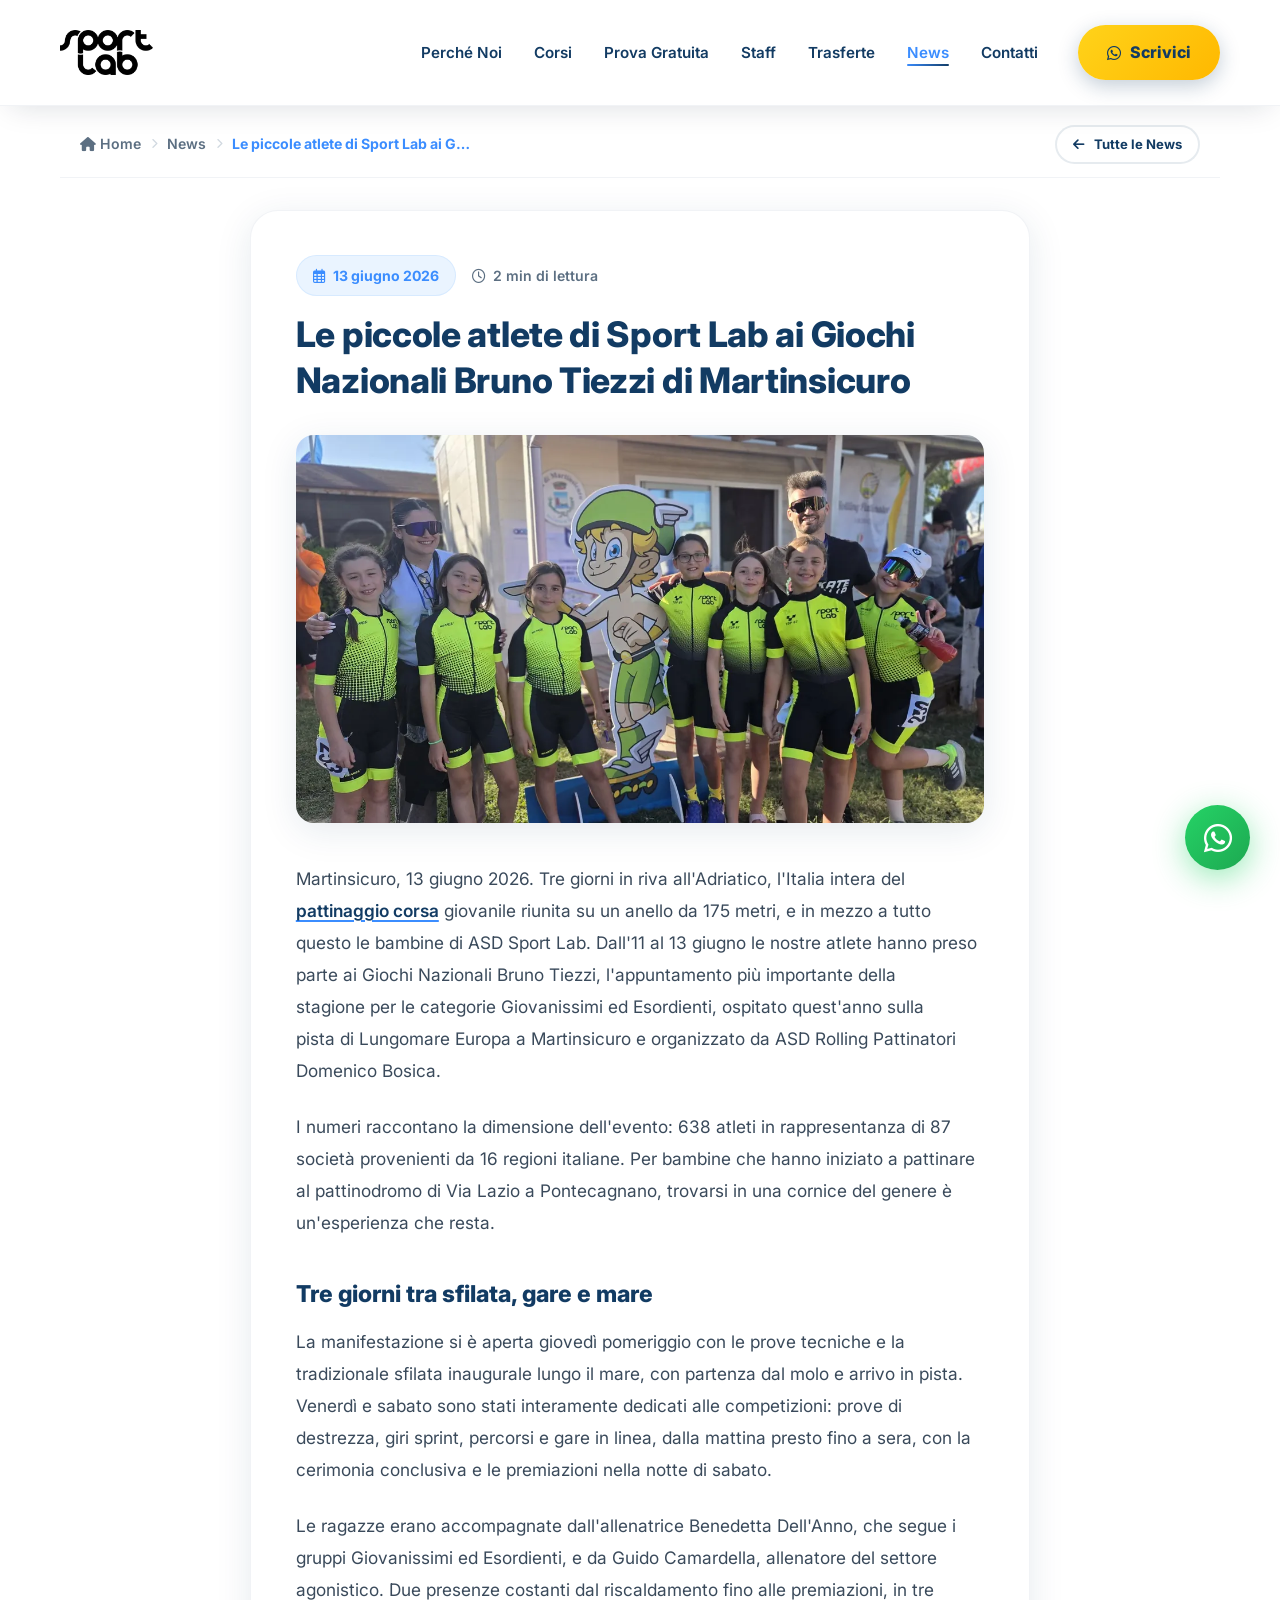
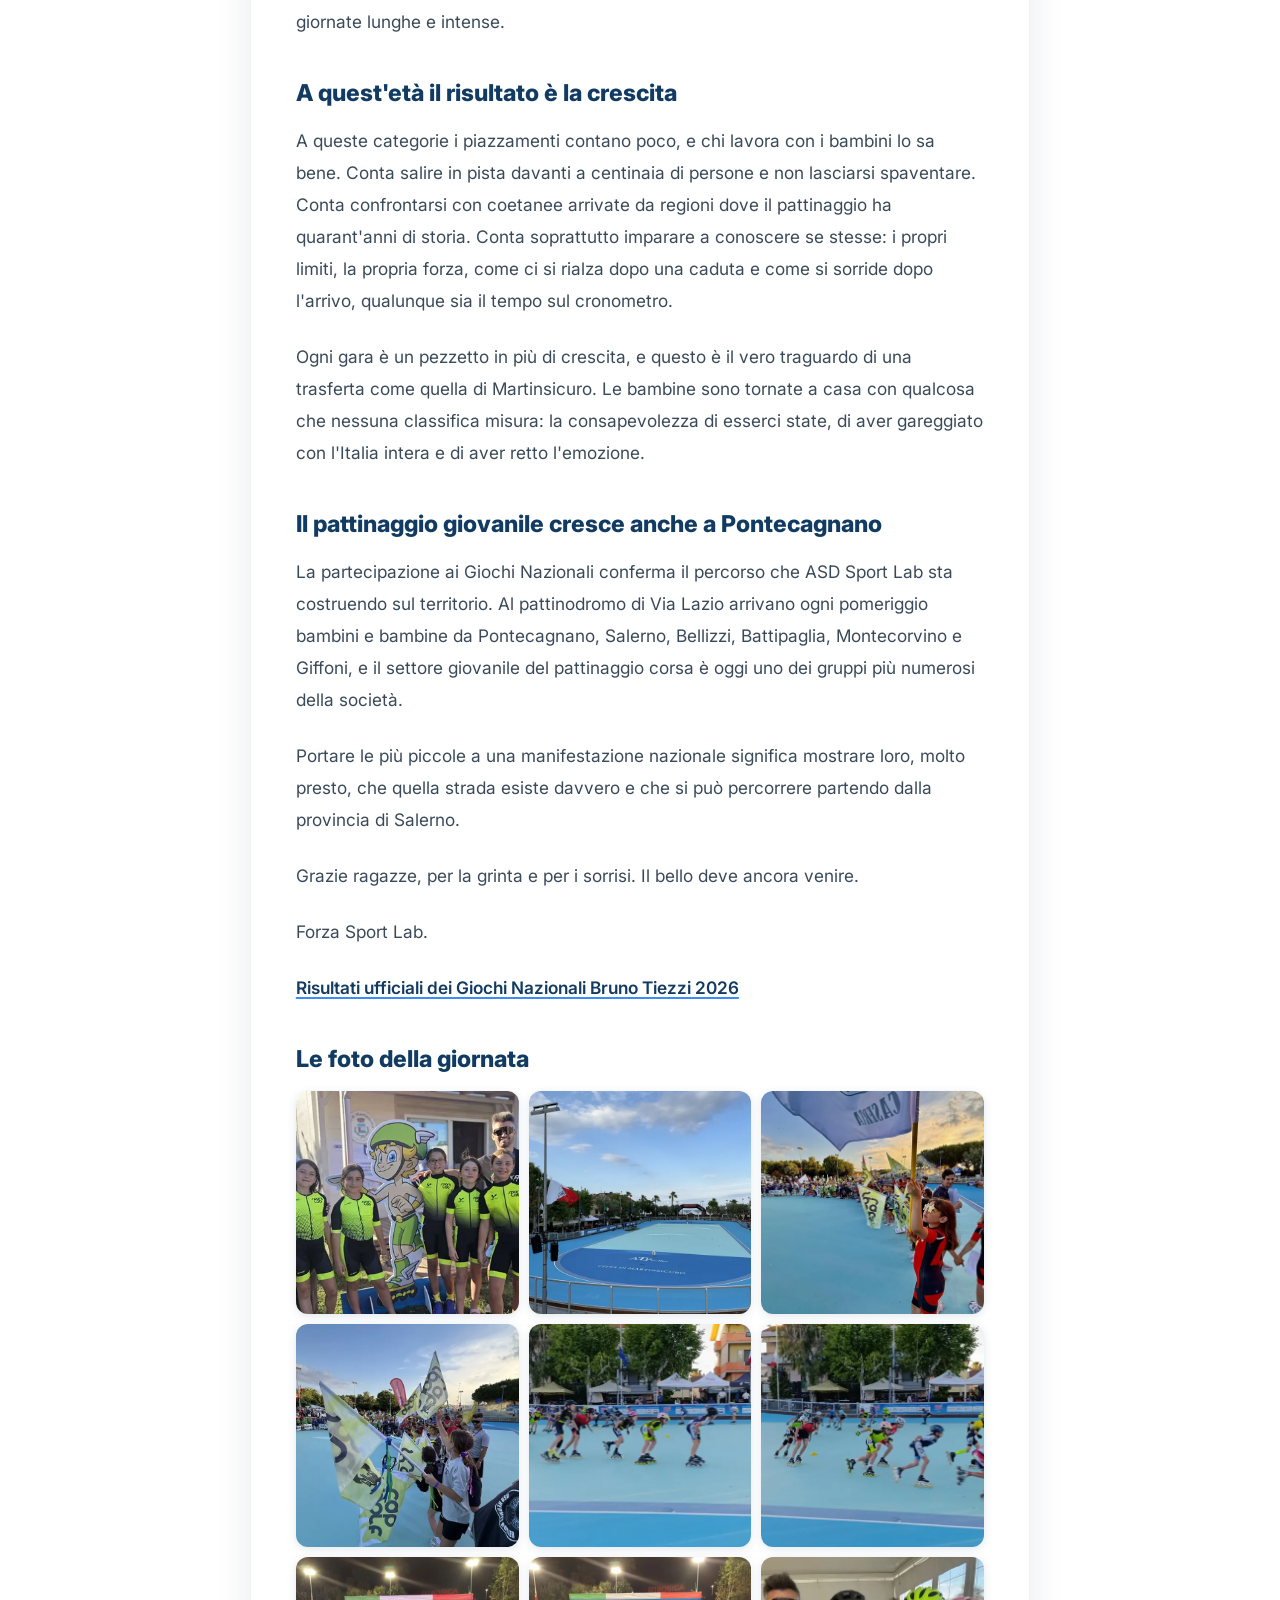
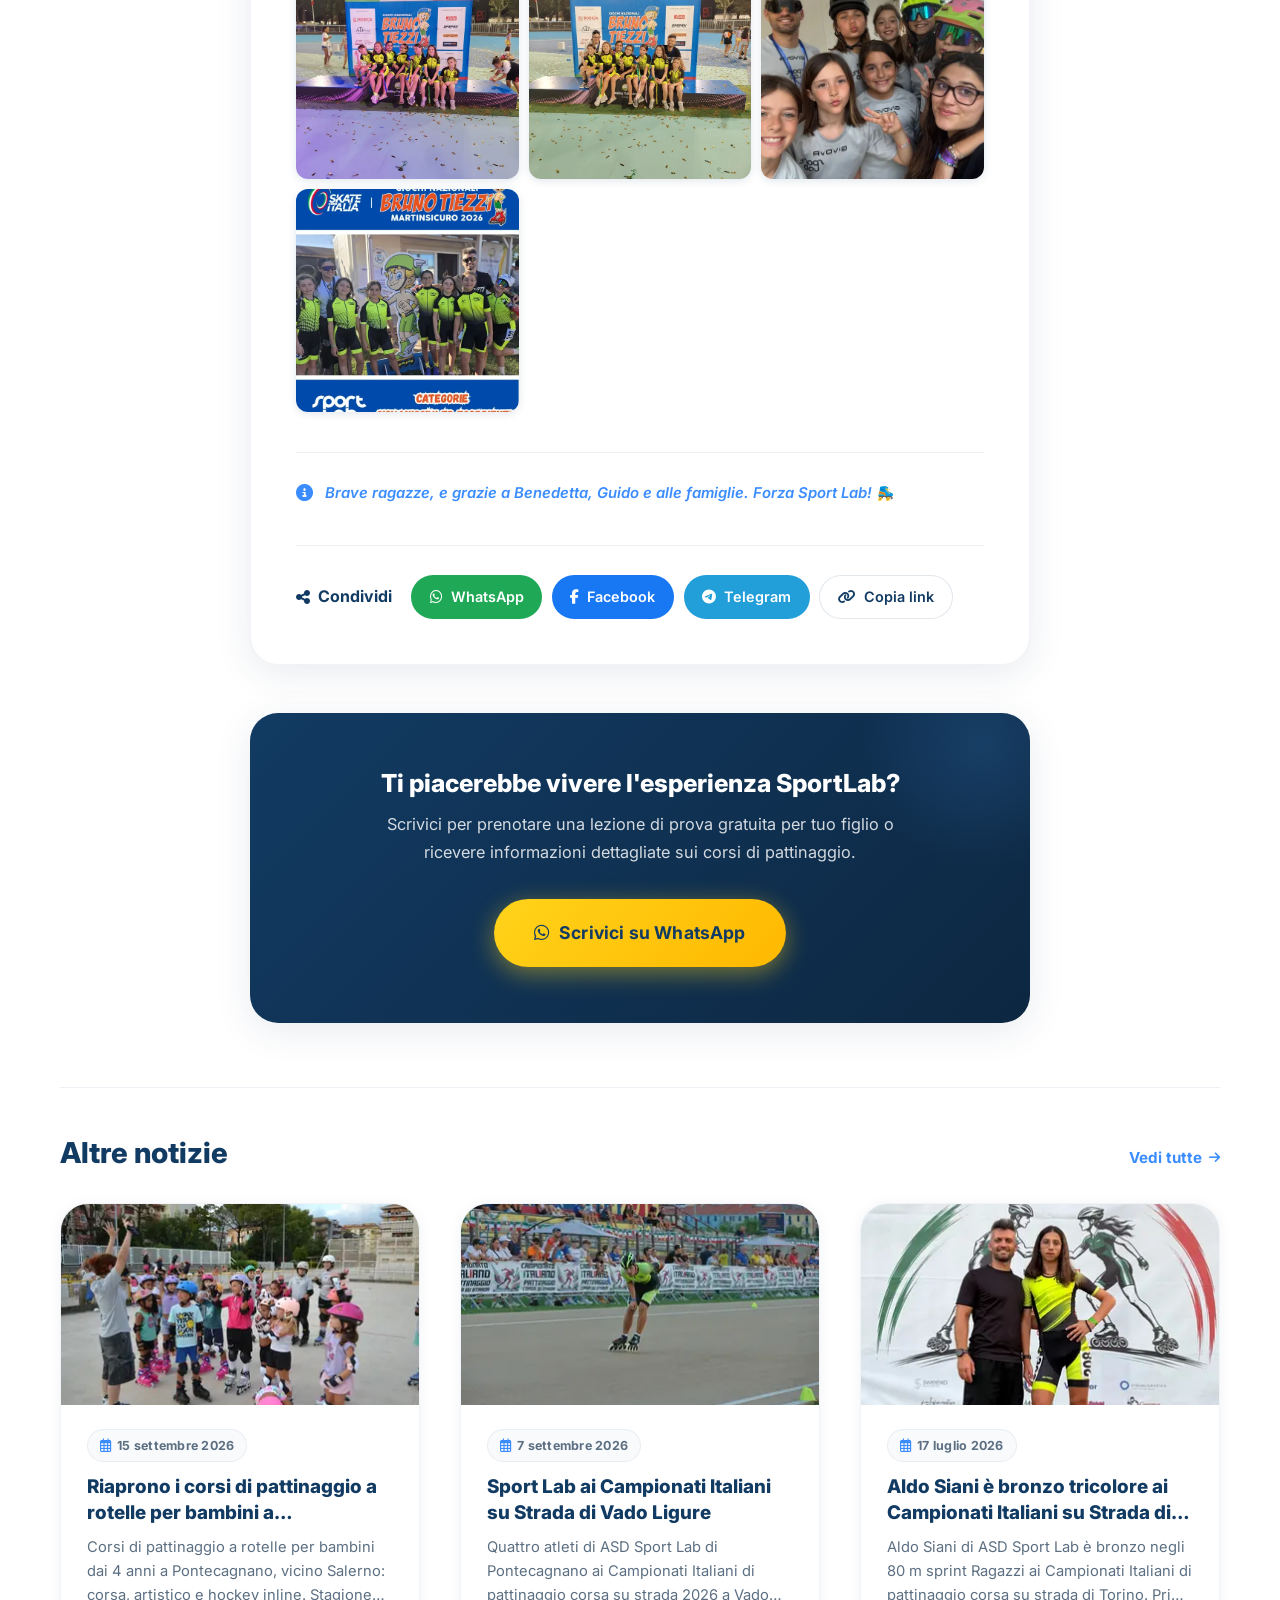
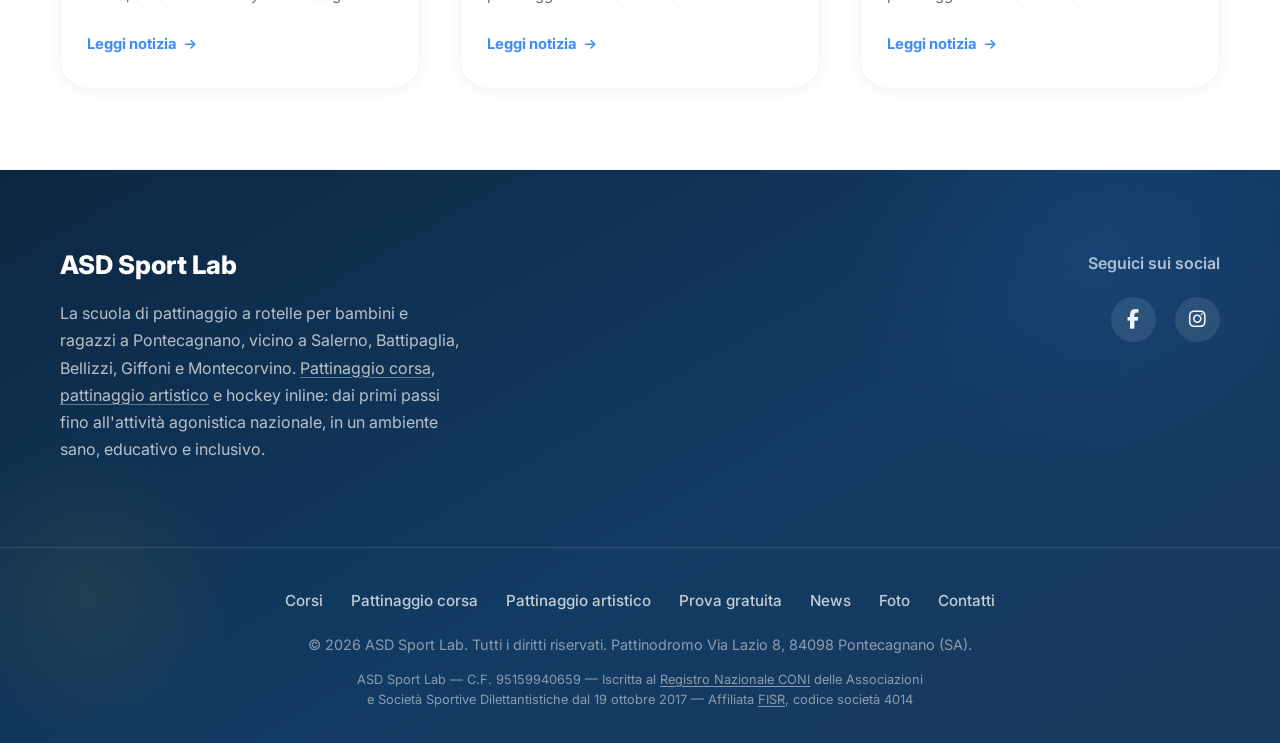
<file: news/giochi-nazionali-bruno-tiezzi-martinsicuro-2026.html>
<!DOCTYPE html>
<html lang="it">
<head>
    <meta charset="UTF-8">
    <meta name="viewport" content="width=device-width, initial-scale=1.0">
    <title>Sport Lab ai Giochi Nazionali Bruno Tiezzi di Martinsicuro 2026</title>
    <meta name="description" content="Le atlete Giovanissimi ed Esordienti di ASD Sport Lab di Pontecagnano ai Giochi Nazionali Bruno Tiezzi 2026 di Martinsicuro: 638 atleti da 16 regioni.">
    <link rel="canonical" href="https://asdsportlab.eu/news/giochi-nazionali-bruno-tiezzi-martinsicuro-2026.html">

    <!-- Open Graph / Social -->
    <meta property="og:type" content="article">
    <meta property="og:title" content="Le piccole atlete di Sport Lab ai Giochi Nazionali Bruno Tiezzi di Martinsicuro">
    <meta property="og:description" content="Le atlete Giovanissimi ed Esordienti di ASD Sport Lab di Pontecagnano ai Giochi Nazionali Bruno Tiezzi 2026 di Martinsicuro: 638 atleti da 16 regioni.">
    <meta property="og:url" content="https://asdsportlab.eu/news/giochi-nazionali-bruno-tiezzi-martinsicuro-2026.html">
    <meta property="og:image" content="https://asdsportlab.eu/images/news/anteprime/giochi-nazionali-bruno-tiezzi-martinsicuro-2026-og.jpg">
    <meta property="og:image:width" content="1200">
    <meta property="og:image:height" content="630">
    <meta property="og:image:alt" content="Le atlete Giovanissimi ed Esordienti di ASD Sport Lab con i tecnici Benedetta Dell&#x27;Anno e Guido Camardella ai Giochi Nazionali Bruno Tiezzi di Martinsicuro 2026">
    <meta property="og:locale" content="it_IT">
    <meta property="og:site_name" content="ASD Sport Lab">
    <meta property="article:published_time" content="2026-06-13">
    <meta name="twitter:card" content="summary_large_image">
    <meta name="twitter:title" content="Le piccole atlete di Sport Lab ai Giochi Nazionali Bruno Tiezzi di Martinsicuro">
    <meta name="twitter:description" content="Le atlete Giovanissimi ed Esordienti di ASD Sport Lab di Pontecagnano ai Giochi Nazionali Bruno Tiezzi 2026 di Martinsicuro: 638 atleti da 16 regioni.">
    <meta name="twitter:image" content="https://asdsportlab.eu/images/news/anteprime/giochi-nazionali-bruno-tiezzi-martinsicuro-2026-og.jpg">

    <!-- Font e icone non bloccanti (stesso schema di index.html) -->
    <link rel="preconnect" href="https://fonts.googleapis.com">
    <link rel="preconnect" href="https://fonts.gstatic.com" crossorigin>
    <link rel="stylesheet" href="https://fonts.googleapis.com/css2?family=Inter:wght@400;500;600;700;800&display=swap" media="print" onload="this.media='all'">
    <noscript><link rel="stylesheet" href="https://fonts.googleapis.com/css2?family=Inter:wght@400;500;600;700;800&display=swap"></noscript>
    <link rel="stylesheet" href="https://cdnjs.cloudflare.com/ajax/libs/font-awesome/6.4.0/css/all.min.css" media="print" onload="this.media='all'">
    <noscript><link rel="stylesheet" href="https://cdnjs.cloudflare.com/ajax/libs/font-awesome/6.4.0/css/all.min.css"></noscript>

    <link rel="stylesheet" href="/css/style.css">
    <link rel="stylesheet" href="/css/enhanced.css">

    <link rel="icon" href="/favicon.ico" sizes="any">
    <link rel="icon" type="image/png" sizes="48x48" href="/images/loghi/sportlab-48.png">
    <link rel="apple-touch-icon" sizes="180x180" href="/images/loghi/sportlab-180.png">
    <meta name="theme-color" content="#123B63">

    <script type="application/ld+json">
{
  "@context": "https://schema.org",
  "@graph": [
    {
      "@type": "Article",
      "@id": "https://asdsportlab.eu/news/giochi-nazionali-bruno-tiezzi-martinsicuro-2026.html#article",
      "headline": "Le piccole atlete di Sport Lab ai Giochi Nazionali Bruno Tiezzi di Martinsicuro",
      "description": "Le atlete Giovanissimi ed Esordienti di ASD Sport Lab di Pontecagnano ai Giochi Nazionali Bruno Tiezzi 2026 di Martinsicuro: 638 atleti da 16 regioni.",
      "image": [
        "https://asdsportlab.eu/images/news/anteprime/giochi-nazionali-bruno-tiezzi-martinsicuro-2026-og.jpg",
        "https://asdsportlab.eu/images/news/foto/giochi-nazionali-tiezzi-martinsicuro-2026-01.webp"
      ],
      "datePublished": "2026-06-13",
      "dateModified": "2026-06-13",
      "author": {
        "@id": "https://asdsportlab.eu/#organization"
      },
      "publisher": {
        "@id": "https://asdsportlab.eu/#organization"
      },
      "mainEntityOfPage": "https://asdsportlab.eu/news/giochi-nazionali-bruno-tiezzi-martinsicuro-2026.html",
      "inLanguage": "it-IT"
    },
    {
      "@type": "BreadcrumbList",
      "itemListElement": [
        {
          "@type": "ListItem",
          "position": 1,
          "name": "Home",
          "item": "https://asdsportlab.eu/"
        },
        {
          "@type": "ListItem",
          "position": 2,
          "name": "News",
          "item": "https://asdsportlab.eu/news.html"
        },
        {
          "@type": "ListItem",
          "position": 3,
          "name": "Le piccole atlete di Sport Lab ai Giochi Nazionali Bruno Tiezzi di Martinsicuro",
          "item": "https://asdsportlab.eu/news/giochi-nazionali-bruno-tiezzi-martinsicuro-2026.html"
        }
      ]
    },
    {
      "@type": "SportsOrganization",
      "@id": "https://asdsportlab.eu/#organization",
      "name": "ASD Sport Lab",
      "url": "https://asdsportlab.eu/",
      "logo": "https://asdsportlab.eu/images/loghi/sportlab-512.png"
    }
  ]
}
    </script>
</head>
<body>
    <!-- Pagina generata da .github/scripts/genera_news.py: non modificarla a mano,
         si rigenera da content/news.json -->

    <header id="header">
        <div class="container header-container">
            <a href="/" class="logo">
                <img src="/images/loghi/sportlab.webp" alt="ASD Sport Lab - Scuola di Pattinaggio Pontecagnano Salerno" class="logo-img" width="328" height="158" fetchpriority="high">
            </a>
            <nav class="main-nav">
                <ul class="nav-links">
                    <li><a href="/#perche-noi">Perché Noi</a></li>
                    <li><a href="/#corsi">Corsi</a></li>
                    <li><a href="/#prova">Prova Gratuita</a></li>
                    <li><a href="/#staff">Staff</a></li>
                    <li><a href="/#eventi">Trasferte</a></li>
                    <li><a href="/news.html" class="nav-link-active">News</a></li>
                    <li><a href="/#contatti">Contatti</a></li>
                </ul>
                <a href="https://wa.me/393454294187?text=Ciao%20vorrei%20avere%20piu%20informazioni%20riguardo%20i%20corsi%20di%20pattinaggio"
                    class="btn btn-primary nav-cta"><i class="fab fa-whatsapp"></i> Scrivici</a>
            </nav>
            <button class="mobile-menu-btn" aria-label="Apri menu"><i class="fas fa-bars"></i></button>
        </div>
    </header>

    <div class="mobile-nav-overlay">
        <div class="mobile-nav-menu">
            <button class="close-menu-btn" aria-label="Chiudi menu"><i class="fas fa-times"></i></button>
            <ul>
                <li><a href="/#perche-noi">Perché Noi</a></li>
                <li><a href="/#corsi">Corsi</a></li>
                <li><a href="/#prova">Prova Gratuita</a></li>
                <li><a href="/#staff">Staff</a></li>
                <li><a href="/#eventi">Trasferte</a></li>
                <li><a href="/news.html">News</a></li>
                <li><a href="/#contatti">Contatti</a></li>
            </ul>
            <a href="https://wa.me/393454294187?text=Ciao%20vorrei%20avere%20piu%20informazioni%20riguardo%20i%20corsi%20di%20pattinaggio"
                class="btn btn-cta"><i class="fab fa-whatsapp"></i> Contattaci su WhatsApp</a>
        </div>
    </div>

    <section class="section news-main-section news-article-page">
        <div class="container">
            <div class="news-detail-topbar">
                <div class="container">
                    <nav class="news-breadcrumb" aria-label="Breadcrumb">
                        <a href="/"><i class="fas fa-home"></i> Home</a>
                        <span class="breadcrumb-sep"><i class="fas fa-chevron-right"></i></span>
                        <a href="/news.html">News</a>
                        <span class="breadcrumb-sep"><i class="fas fa-chevron-right"></i></span>
                        <span class="breadcrumb-current">Le piccole atlete di Sport Lab ai Giochi Nazionali Bruno Tiezzi di Martinsicuro</span>
                    </nav>
                    <a href="/news.html" class="btn btn-outline btn-sm"><i class="fas fa-arrow-left"></i> Tutte le News</a>
                </div>
            </div>

            <div class="news-detail-container">
                <article class="news-detail-article">
                    <header class="news-detail-header">
                        <div class="news-detail-meta">
                            <span class="news-detail-date"><i class="far fa-calendar-alt"></i> <time datetime="2026-06-13">13 giugno 2026</time></span>
                            <span class="news-detail-reading"><i class="far fa-clock"></i> 2 min di lettura</span>
                        </div>
                        <h1 class="news-detail-title">Le piccole atlete di Sport Lab ai Giochi Nazionali Bruno Tiezzi di Martinsicuro</h1>
                    </header>

                        <div class="news-detail-cover-wrapper">
                            <img src="/images/news/anteprime/giochi-nazionali-bruno-tiezzi-martinsicuro-2026-cover.webp" srcset="/images/news/anteprime/giochi-nazionali-bruno-tiezzi-martinsicuro-2026-card.webp 720w, /images/news/anteprime/giochi-nazionali-bruno-tiezzi-martinsicuro-2026-cover.webp 1200w, /images/news/foto/giochi-nazionali-tiezzi-martinsicuro-2026-01.webp 2000w" sizes="(max-width: 820px) 100vw, 780px" alt="Le atlete Giovanissimi ed Esordienti di ASD Sport Lab con i tecnici Benedetta Dell&#x27;Anno e Guido Camardella ai Giochi Nazionali Bruno Tiezzi di Martinsicuro 2026" class="news-detail-cover" fetchpriority="high" width="2000" height="1126">
                        </div>

                    <div class="news-detail-body">
                            <p>Martinsicuro, 13 giugno 2026. Tre giorni in riva all&#x27;Adriatico, l&#x27;Italia intera del <a href="/pattinaggio-corsa-salerno.html">pattinaggio corsa</a> giovanile riunita su un anello da 175 metri, e in mezzo a tutto questo le bambine di ASD Sport Lab. Dall&#x27;11 al 13 giugno le nostre atlete hanno preso parte ai Giochi Nazionali Bruno Tiezzi, l&#x27;appuntamento più importante della stagione per le categorie Giovanissimi ed Esordienti, ospitato quest&#x27;anno sulla pista di Lungomare Europa a Martinsicuro e organizzato da ASD Rolling Pattinatori Domenico Bosica.</p>
                            <p>I numeri raccontano la dimensione dell&#x27;evento: 638 atleti in rappresentanza di 87 società provenienti da 16 regioni italiane. Per bambine che hanno iniziato a pattinare al pattinodromo di Via Lazio a Pontecagnano, trovarsi in una cornice del genere è un&#x27;esperienza che resta.</p>
                            <h2>Tre giorni tra sfilata, gare e mare</h2>
                            <p>La manifestazione si è aperta giovedì pomeriggio con le prove tecniche e la tradizionale sfilata inaugurale lungo il mare, con partenza dal molo e arrivo in pista. Venerdì e sabato sono stati interamente dedicati alle competizioni: prove di destrezza, giri sprint, percorsi e gare in linea, dalla mattina presto fino a sera, con la cerimonia conclusiva e le premiazioni nella notte di sabato.</p>
                            <p>Le ragazze erano accompagnate dall&#x27;allenatrice Benedetta Dell&#x27;Anno, che segue i gruppi Giovanissimi ed Esordienti, e da Guido Camardella, allenatore del settore agonistico. Due presenze costanti dal riscaldamento fino alle premiazioni, in tre giornate lunghe e intense.</p>
                            <h2>A quest&#x27;età il risultato è la crescita</h2>
                            <p>A queste categorie i piazzamenti contano poco, e chi lavora con i bambini lo sa bene. Conta salire in pista davanti a centinaia di persone e non lasciarsi spaventare. Conta confrontarsi con coetanee arrivate da regioni dove il pattinaggio ha quarant&#x27;anni di storia. Conta soprattutto imparare a conoscere se stesse: i propri limiti, la propria forza, come ci si rialza dopo una caduta e come si sorride dopo l&#x27;arrivo, qualunque sia il tempo sul cronometro.</p>
                            <p>Ogni gara è un pezzetto in più di crescita, e questo è il vero traguardo di una trasferta come quella di Martinsicuro. Le bambine sono tornate a casa con qualcosa che nessuna classifica misura: la consapevolezza di esserci state, di aver gareggiato con l&#x27;Italia intera e di aver retto l&#x27;emozione.</p>
                            <h2>Il pattinaggio giovanile cresce anche a Pontecagnano</h2>
                            <p>La partecipazione ai Giochi Nazionali conferma il percorso che ASD Sport Lab sta costruendo sul territorio. Al pattinodromo di Via Lazio arrivano ogni pomeriggio bambini e bambine da Pontecagnano, Salerno, Bellizzi, Battipaglia, Montecorvino e Giffoni, e il settore giovanile del pattinaggio corsa è oggi uno dei gruppi più numerosi della società.</p>
                            <p>Portare le più piccole a una manifestazione nazionale significa mostrare loro, molto presto, che quella strada esiste davvero e che si può percorrere partendo dalla provincia di Salerno.</p>
                            <p>Grazie ragazze, per la grinta e per i sorrisi. Il bello deve ancora venire.</p>
                            <p>Forza Sport Lab.</p>
                            <p><a href="https://attivita.rollergames.it/corsa/rrunn/2026/173602/RW00019.1/index.htm" target="_blank" rel="noopener">Risultati ufficiali dei Giochi Nazionali Bruno Tiezzi 2026</a></p>
                    </div>
                    <section class="news-gallery" aria-label="Foto">
                        <h2 class="news-gallery-title">Le foto della giornata</h2>
                        <div class="news-gallery-grid">
                            <a href="/images/news/foto/giochi-nazionali-tiezzi-martinsicuro-2026-01.webp" class="news-gallery-link">
                                <img src="/images/news/miniature/giochi-nazionali-tiezzi-martinsicuro-2026-01.webp" alt="Le atlete di ASD Sport Lab con i tecnici accanto alla mascotte dei Giochi Nazionali Bruno Tiezzi a Martinsicuro" class="news-gallery-item" loading="lazy" width="600" height="338">
                            </a>
                            <a href="/images/news/foto/giochi-nazionali-tiezzi-martinsicuro-2026-02.webp" class="news-gallery-link">
                                <img src="/images/news/miniature/giochi-nazionali-tiezzi-martinsicuro-2026-02.webp" alt="La pista di Lungomare Europa a Martinsicuro, sede dei Giochi Nazionali Bruno Tiezzi 2026" class="news-gallery-item" loading="lazy" width="600" height="800">
                            </a>
                            <a href="/images/news/foto/giochi-nazionali-tiezzi-martinsicuro-2026-03.webp" class="news-gallery-link">
                                <img src="/images/news/miniature/giochi-nazionali-tiezzi-martinsicuro-2026-03.webp" alt="Le società in pista con le bandiere durante la sfilata inaugurale al tramonto" class="news-gallery-item" loading="lazy" width="600" height="450">
                            </a>
                            <a href="/images/news/foto/giochi-nazionali-tiezzi-martinsicuro-2026-04.webp" class="news-gallery-link">
                                <img src="/images/news/miniature/giochi-nazionali-tiezzi-martinsicuro-2026-04.webp" alt="Le bambine di Sport Lab sventolano le bandiere della società alla sfilata inaugurale" class="news-gallery-item" loading="lazy" width="600" height="800">
                            </a>
                            <a href="/images/news/foto/giochi-nazionali-tiezzi-martinsicuro-2026-05.webp" class="news-gallery-link">
                                <img src="/images/news/miniature/giochi-nazionali-tiezzi-martinsicuro-2026-05.webp" alt="Gara in linea delle categorie giovanili sulla pista di Martinsicuro" class="news-gallery-item" loading="lazy" width="600" height="452">
                            </a>
                            <a href="/images/news/foto/giochi-nazionali-tiezzi-martinsicuro-2026-06.webp" class="news-gallery-link">
                                <img src="/images/news/miniature/giochi-nazionali-tiezzi-martinsicuro-2026-06.webp" alt="Atlete in gara in curva durante le competizioni dei Giochi Nazionali" class="news-gallery-item" loading="lazy" width="600" height="452">
                            </a>
                            <a href="/images/news/foto/giochi-nazionali-tiezzi-martinsicuro-2026-07.webp" class="news-gallery-link">
                                <img src="/images/news/miniature/giochi-nazionali-tiezzi-martinsicuro-2026-07.webp" alt="Le atlete di Sport Lab sul palco delle premiazioni dei Giochi Nazionali Bruno Tiezzi" class="news-gallery-item" loading="lazy" width="600" height="800">
                            </a>
                            <a href="/images/news/foto/giochi-nazionali-tiezzi-martinsicuro-2026-08.webp" class="news-gallery-link">
                                <img src="/images/news/miniature/giochi-nazionali-tiezzi-martinsicuro-2026-08.webp" alt="Le atlete di Sport Lab con Benedetta Dell&#x27;Anno e Guido Camardella sul palco a fine manifestazione" class="news-gallery-item" loading="lazy" width="600" height="800">
                            </a>
                            <a href="/images/news/foto/giochi-nazionali-tiezzi-martinsicuro-2026-09.webp" class="news-gallery-link">
                                <img src="/images/news/miniature/giochi-nazionali-tiezzi-martinsicuro-2026-09.webp" alt="Selfie di gruppo delle atlete di Sport Lab con gli allenatori sotto la tenda della società" class="news-gallery-item" loading="lazy" width="600" height="450">
                            </a>
                            <a href="/images/news/foto/giochi-nazionali-tiezzi-martinsicuro-2026-10.webp" class="news-gallery-link">
                                <img src="/images/news/miniature/giochi-nazionali-tiezzi-martinsicuro-2026-10.webp" alt="Locandina di Sport Lab ai Giochi Nazionali Bruno Tiezzi Martinsicuro 2026, categorie Giovanissimi ed Esordienti" class="news-gallery-item" loading="lazy" width="600" height="750">
                            </a>
                        </div>
                    </section>

                        <footer class="news-detail-footer">
                            <i class="fas fa-info-circle"></i> <span>Brave ragazze, e grazie a Benedetta, Guido e alle famiglie. Forza Sport Lab! 🛼</span>
                        </footer>

                    <div class="news-share">
                        <span class="news-share-label"><i class="fas fa-share-alt"></i> Condividi</span>
                        <div class="news-share-buttons">
                            <a href="https://wa.me/?text=Le%20piccole%20atlete%20di%20Sport%20Lab%20ai%20Giochi%20Nazionali%20Bruno%20Tiezzi%20di%20Martinsicuro%20https%3A%2F%2Fasdsportlab.eu%2Fnews%2Fgiochi-nazionali-bruno-tiezzi-martinsicuro-2026.html" class="news-share-btn news-share-btn--wa" target="_blank" rel="noopener"><i class="fab fa-whatsapp"></i> WhatsApp</a>
                            <a href="https://www.facebook.com/sharer/sharer.php?u=https%3A%2F%2Fasdsportlab.eu%2Fnews%2Fgiochi-nazionali-bruno-tiezzi-martinsicuro-2026.html" class="news-share-btn news-share-btn--fb" target="_blank" rel="noopener"><i class="fab fa-facebook-f"></i> Facebook</a>
                            <a href="https://t.me/share/url?url=https%3A%2F%2Fasdsportlab.eu%2Fnews%2Fgiochi-nazionali-bruno-tiezzi-martinsicuro-2026.html&amp;text=Le%20piccole%20atlete%20di%20Sport%20Lab%20ai%20Giochi%20Nazionali%20Bruno%20Tiezzi%20di%20Martinsicuro" class="news-share-btn news-share-btn--tg" target="_blank" rel="noopener"><i class="fab fa-telegram-plane"></i> Telegram</a>
                            <button type="button" class="news-share-btn" data-copia-link="https://asdsportlab.eu/news/giochi-nazionali-bruno-tiezzi-martinsicuro-2026.html"><i class="fas fa-link"></i> <span>Copia link</span></button>
                            <button type="button" class="news-share-btn news-share-btn--altro" data-condividi="Le piccole atlete di Sport Lab ai Giochi Nazionali Bruno Tiezzi di Martinsicuro" hidden><i class="fas fa-ellipsis-h"></i> Altre app</button>
                        </div>
                    </div>
                </article>

                <div class="news-detail-cta-block">
                    <h3>Ti piacerebbe vivere l'esperienza SportLab?</h3>
                    <p>Scrivici per prenotare una lezione di prova gratuita per tuo figlio o ricevere informazioni dettagliate sui corsi di pattinaggio.</p>
                    <a href="https://wa.me/393454294187?text=Ciao%20ho%20letto%20la%20notizia%20sul%20sito%20e%20vorrei%20maggiori%20informazioni"
                       class="btn btn-cta btn-large shadow" target="_blank" rel="noopener">
                        <i class="fab fa-whatsapp"></i> Scrivici su WhatsApp
                    </a>
                </div>
            </div>

            <section class="news-related" aria-labelledby="altre-notizie">
                <div class="news-related-head">
                    <h2 id="altre-notizie">Altre notizie</h2>
                    <a href="/news.html" class="news-related-all">Vedi tutte <i class="fas fa-arrow-right"></i></a>
                </div>
                <div class="news-grid visible">
                    <article class="news-card" data-anno="2026">
                        <div class="news-card-media">
                            <img src="/images/news/anteprime/corsi-pattinaggio-bambini-pontecagnano-salerno-2026-2027-card.webp" srcset="/images/news/anteprime/corsi-pattinaggio-bambini-pontecagnano-salerno-2026-2027-card-sm.webp 360w, /images/news/anteprime/corsi-pattinaggio-bambini-pontecagnano-salerno-2026-2027-card.webp 720w" sizes="(max-width: 640px) 120px, 360px" alt="Bambini con caschi, protezioni e pattini a rotelle durante un corso di pattinaggio di ASD Sport Lab al pattinodromo di Pontecagnano, vicino Salerno" loading="lazy" width="720" height="480">
                        </div>
                        <div class="news-card-content">
                            <div class="news-card-meta">
                                <span class="news-date"><i class="far fa-calendar-alt"></i> <time datetime="2026-09-15">15 settembre 2026</time></span>
                            </div>
                            <h3><a href="/news/corsi-pattinaggio-bambini-pontecagnano-salerno-2026-2027.html">Riaprono i corsi di pattinaggio a rotelle per bambini a Pontecagnano: al via la stagione 2026/2027</a></h3>
                            <p>Corsi di pattinaggio a rotelle per bambini dai 4 anni a Pontecagnano, vicino Salerno: corsa, artistico e hockey inline. Stagione 2026/2027, prova gratuita.</p>
                            <a href="/news/corsi-pattinaggio-bambini-pontecagnano-salerno-2026-2027.html" class="news-card-link" aria-hidden="true" tabindex="-1">Leggi notizia <i class="fas fa-arrow-right"></i></a>
                        </div>
                    </article>
                    <article class="news-card" data-anno="2026">
                        <div class="news-card-media">
                            <img src="/images/news/anteprime/campionati-italiani-pattinaggio-strada-vado-ligure-2026-card.webp" srcset="/images/news/anteprime/campionati-italiani-pattinaggio-strada-vado-ligure-2026-card-sm.webp 360w, /images/news/anteprime/campionati-italiani-pattinaggio-strada-vado-ligure-2026-card.webp 720w" sizes="(max-width: 640px) 120px, 360px" alt="Giuseppe di ASD Sport Lab in gara ai Campionati Italiani di pattinaggio corsa su strada di Vado Ligure 2026, davanti agli striscioni del campionato e al pubblico" loading="lazy" width="720" height="480">
                        </div>
                        <div class="news-card-content">
                            <div class="news-card-meta">
                                <span class="news-date"><i class="far fa-calendar-alt"></i> <time datetime="2026-09-07">7 settembre 2026</time></span>
                            </div>
                            <h3><a href="/news/campionati-italiani-pattinaggio-strada-vado-ligure-2026.html">Sport Lab ai Campionati Italiani su Strada di Vado Ligure</a></h3>
                            <p>Quattro atleti di ASD Sport Lab di Pontecagnano ai Campionati Italiani di pattinaggio corsa su strada 2026 a Vado Ligure: punti in quattro categorie.</p>
                            <a href="/news/campionati-italiani-pattinaggio-strada-vado-ligure-2026.html" class="news-card-link" aria-hidden="true" tabindex="-1">Leggi notizia <i class="fas fa-arrow-right"></i></a>
                        </div>
                    </article>
                    <article class="news-card" data-anno="2026">
                        <div class="news-card-media">
                            <img src="/images/news/anteprime/aldo-siani-bronzo-campionati-italiani-strada-torino-2026-card.webp" srcset="/images/news/anteprime/aldo-siani-bronzo-campionati-italiani-strada-torino-2026-card-sm.webp 360w, /images/news/anteprime/aldo-siani-bronzo-campionati-italiani-strada-torino-2026-card.webp 720w" sizes="(max-width: 640px) 120px, 360px" alt="Aldo Siani di ASD Sport Lab con l&#x27;allenatore Guido Camardella ai Campionati Italiani di pattinaggio corsa su strada Torino 2026" loading="lazy" width="720" height="594">
                        </div>
                        <div class="news-card-content">
                            <div class="news-card-meta">
                                <span class="news-date"><i class="far fa-calendar-alt"></i> <time datetime="2026-07-17">17 luglio 2026</time></span>
                            </div>
                            <h3><a href="/news/aldo-siani-bronzo-campionati-italiani-strada-torino-2026.html">Aldo Siani è bronzo tricolore ai Campionati Italiani su Strada di Torino</a></h3>
                            <p>Aldo Siani di ASD Sport Lab è bronzo negli 80 m sprint Ragazzi ai Campionati Italiani di pattinaggio corsa su strada di Torino. Prima medaglia tricolore.</p>
                            <a href="/news/aldo-siani-bronzo-campionati-italiani-strada-torino-2026.html" class="news-card-link" aria-hidden="true" tabindex="-1">Leggi notizia <i class="fas fa-arrow-right"></i></a>
                        </div>
                    </article>
                </div>
            </section>
        </div>
    </section>

    <footer class="footer">
        <div class="container footer-grid">
            <div class="footer-info">
                <h3 class="footer-title">ASD Sport Lab</h3>
                <p class="footer-description">La scuola di pattinaggio a rotelle per bambini e ragazzi a Pontecagnano,
                    vicino a Salerno, Battipaglia, Bellizzi, Giffoni e Montecorvino. <a href="/pattinaggio-corsa-salerno.html">Pattinaggio corsa</a>, <a href="/pattinaggio-artistico-salerno.html">pattinaggio
                    artistico</a> e hockey inline: dai primi passi fino all'attività agonistica nazionale, in un ambiente
                    sano, educativo e inclusivo.</p>
            </div>
            <div class="footer-social-box">
                <p class="footer-social-label">Seguici sui social</p>
                <div class="footer-social-icons">
                    <a href="https://www.facebook.com/sportLABPontecagnano/" aria-label="Seguici su Facebook"
                        class="social-link">
                        <i class="fab fa-facebook-f"></i>
                    </a>
                    <a href="https://instagram.com/sportlab_pontecagnano" target="_blank"
                        aria-label="Seguici su Instagram" class="social-link">
                        <i class="fab fa-instagram"></i>
                    </a>
                </div>
            </div>
        </div>
        <div class="footer-bottom text-center">
            <nav class="footer-nav" aria-label="Link utili">
                <a href="/#corsi">Corsi</a>
                <a href="/pattinaggio-corsa-salerno.html">Pattinaggio corsa</a>
                <a href="/pattinaggio-artistico-salerno.html">Pattinaggio artistico</a>
                <a href="/#prova">Prova gratuita</a>
                <a href="/news.html">News</a>
                <a href="/gallery.html">Foto</a>
                <a href="/#contatti">Contatti</a>
            </nav>
            <p>&copy; 2026 ASD Sport Lab. Tutti i diritti riservati. Pattinodromo Via Lazio 8, 84098 Pontecagnano (SA).</p>
            <p class="footer-legal"><span>ASD Sport Lab — C.F. 95159940659</span><span class="footer-legal-sep"> — </span><span>Iscritta al <a href="https://www.coni.it/it/registro-societa-sportive/home/registro-2-0/RegistroDettaglio.html?id_societa=107524" target="_blank" rel="noopener">Registro Nazionale CONI</a> delle Associazioni e Società Sportive Dilettantistiche dal 19 ottobre 2017</span><span class="footer-legal-sep"> — </span><span>Affiliata <a href="https://www.fisr.it/" target="_blank" rel="noopener">FISR</a>, codice società 4014</span></p>
        </div>
    </footer>

    <a href="https://wa.me/393454294187?text=Ciao%20vorrei%20avere%20piu%20informazioni%20riguardo%20i%20corsi%20di%20pattinaggio"
        class="floating-wa" aria-label="Contattaci su WhatsApp">
        <i class="fab fa-whatsapp"></i>
    </a>

    <script src="/js/main.js"></script>
</body>
</html>
</file>
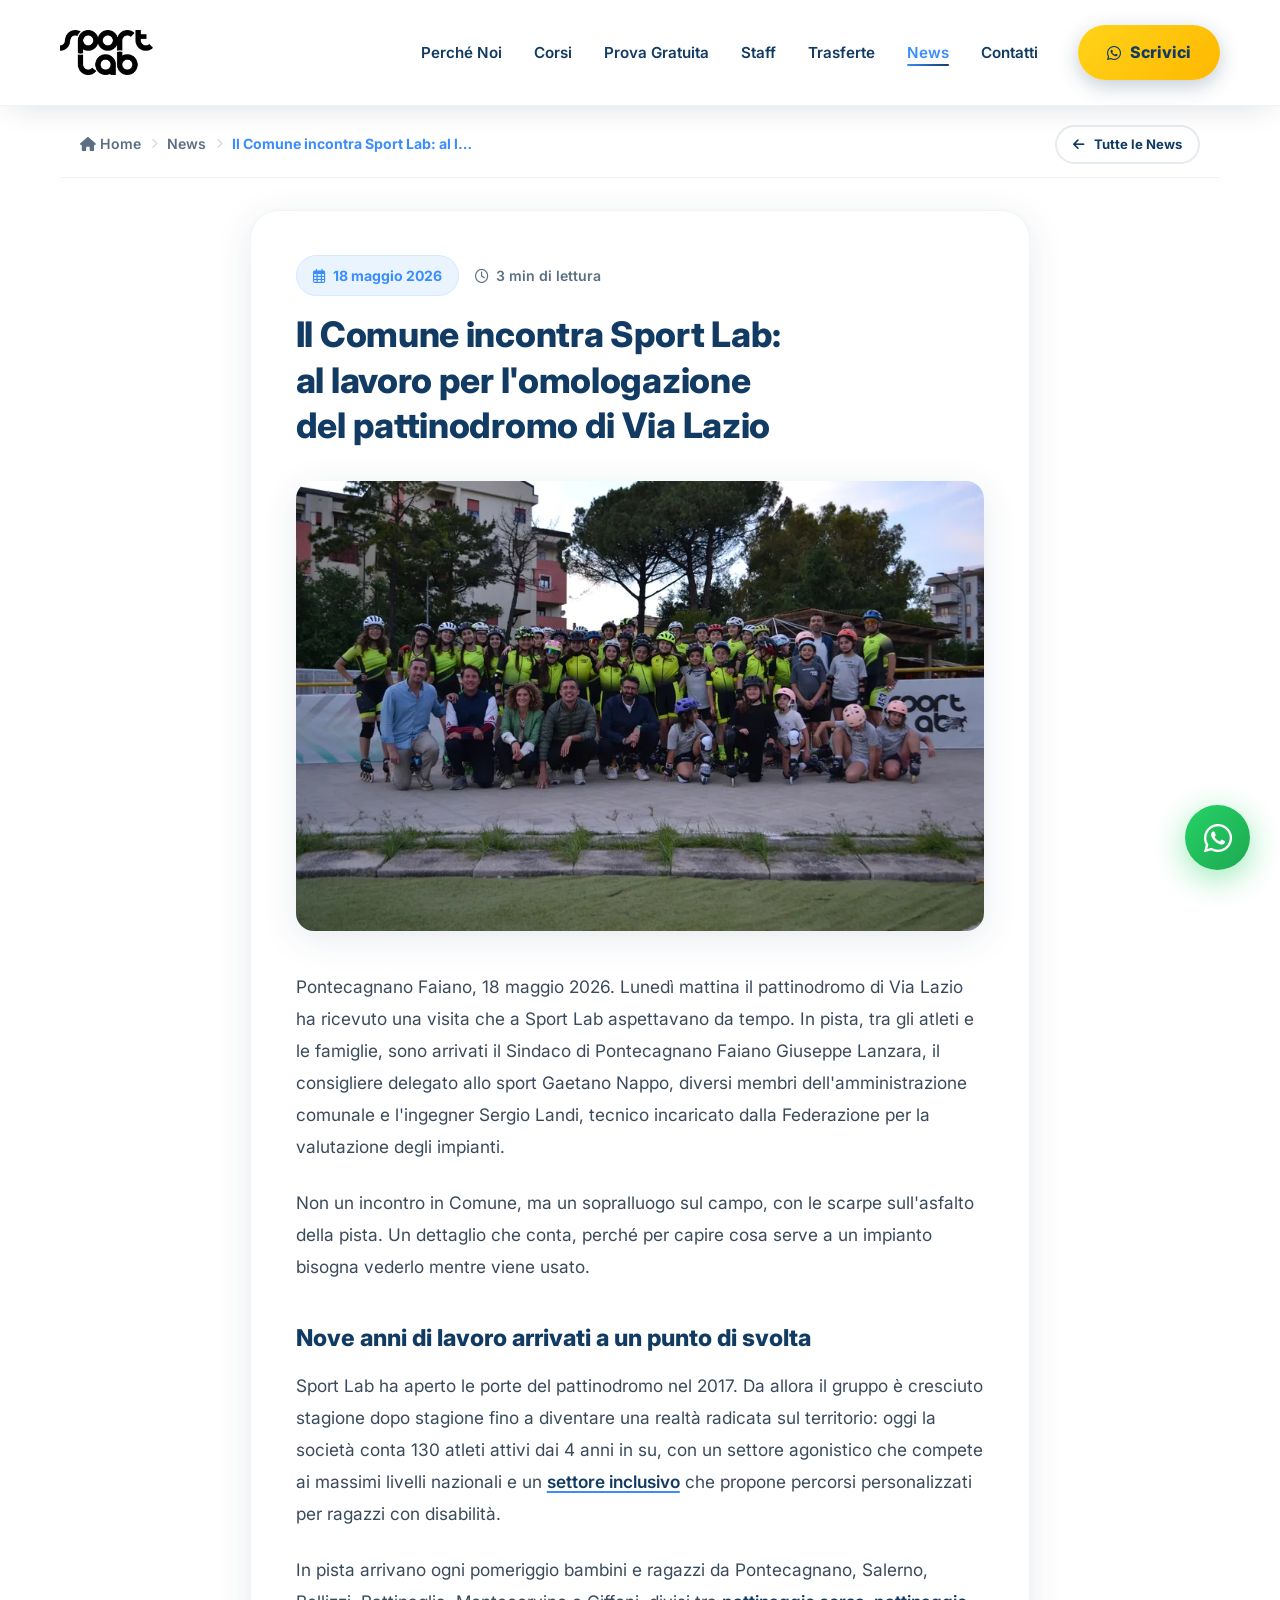
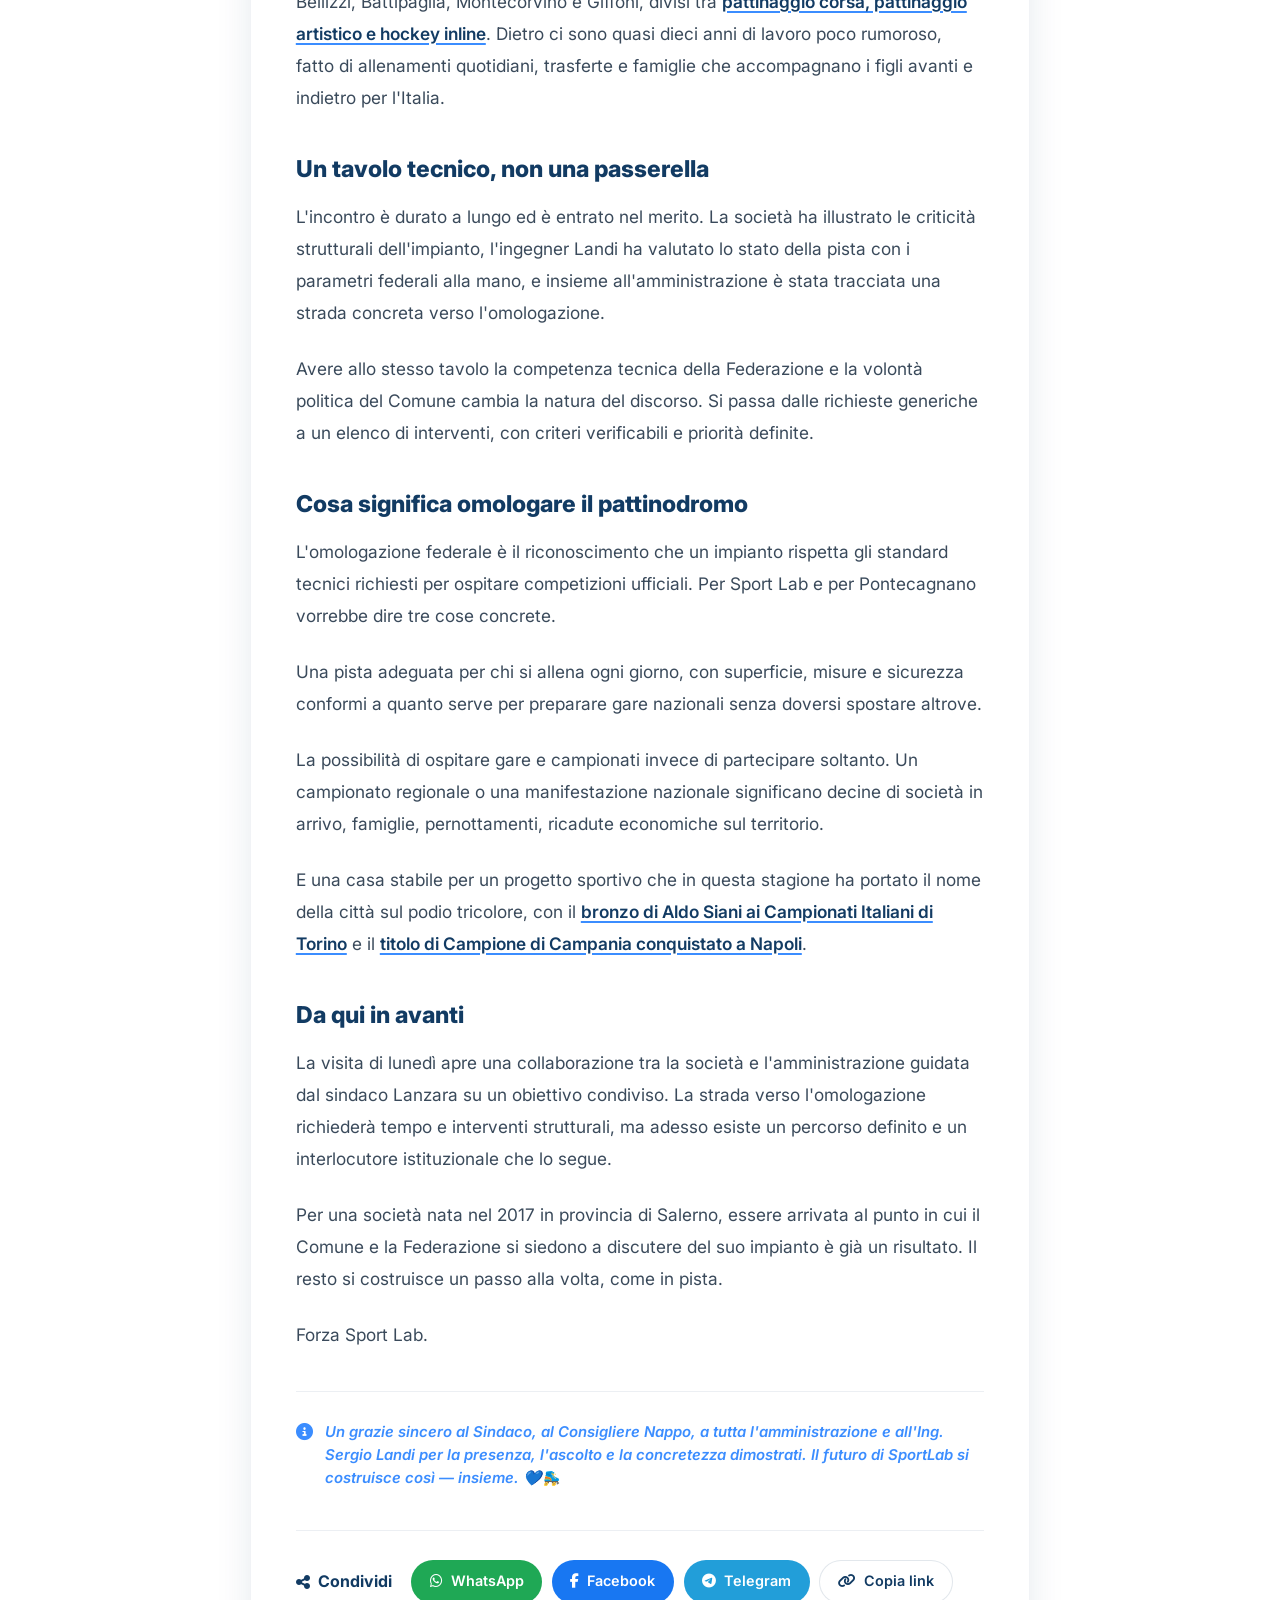
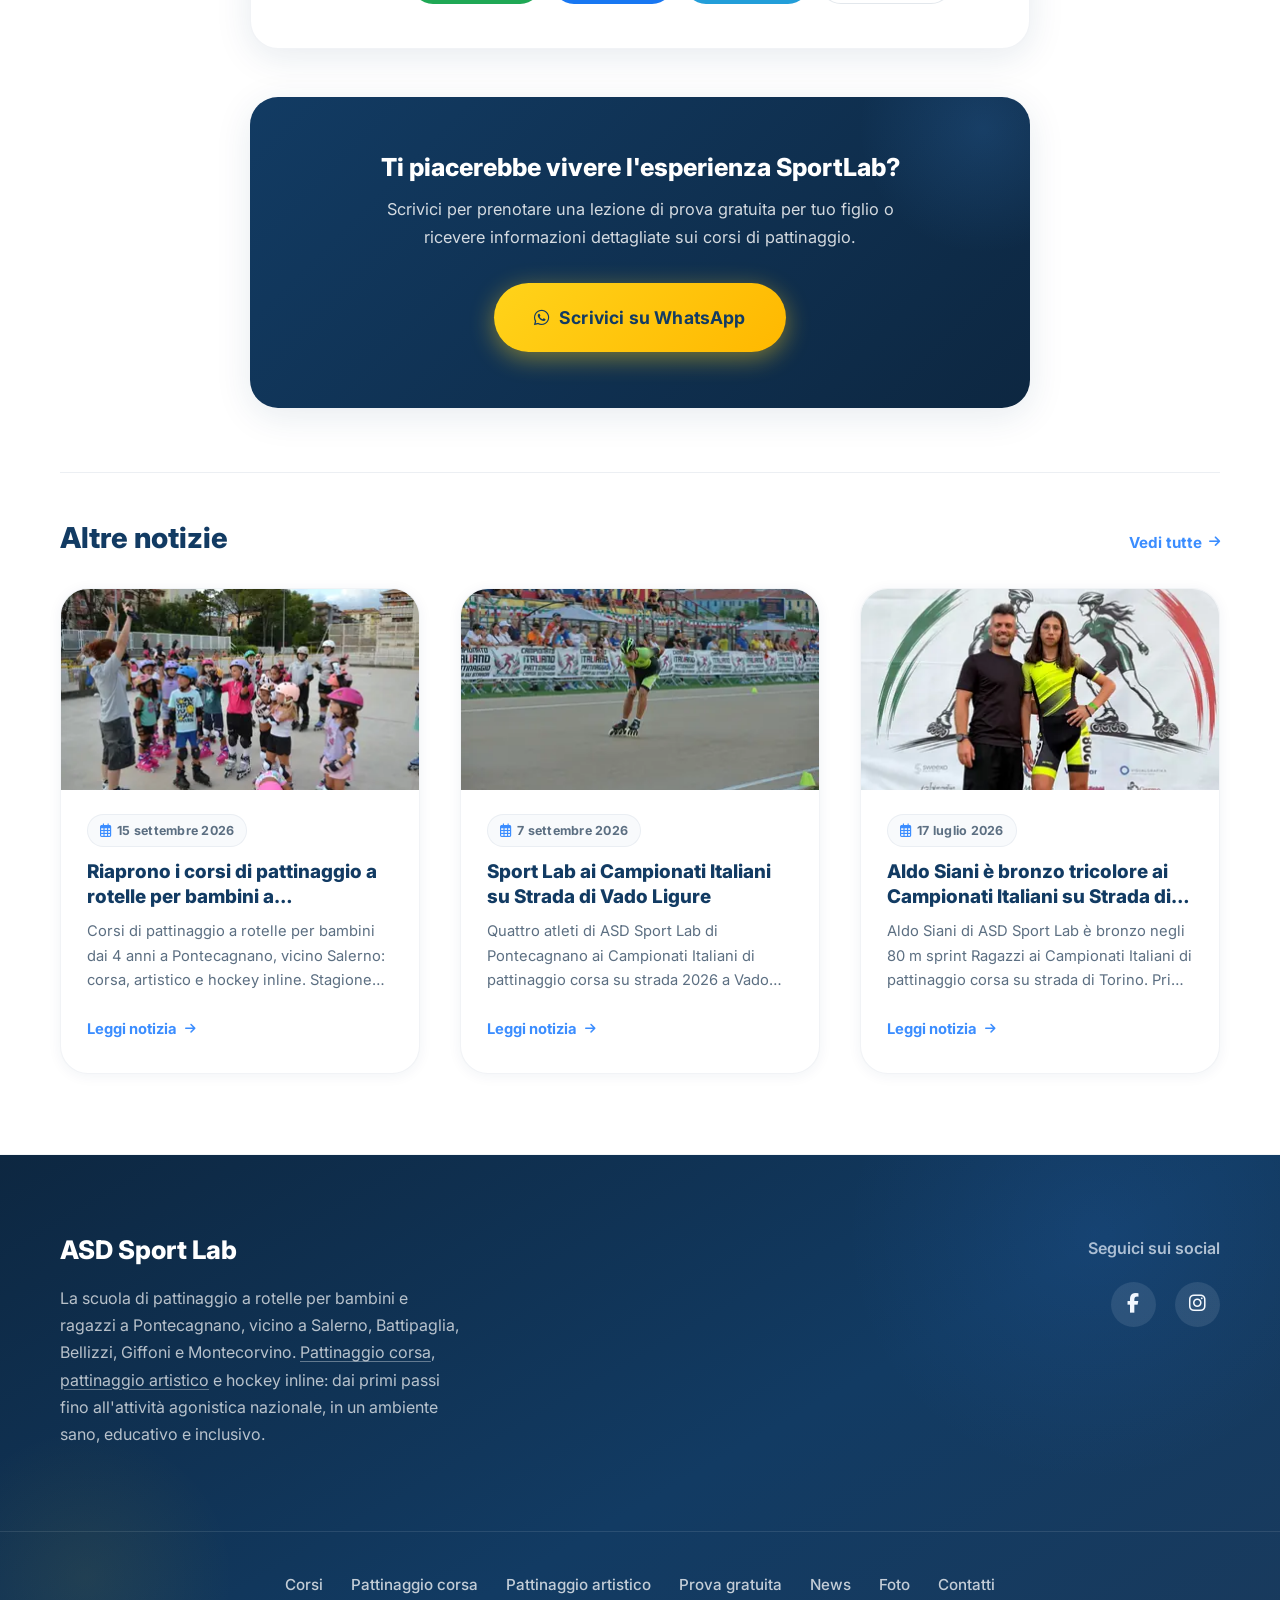
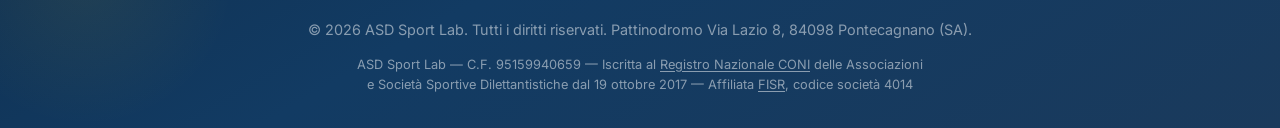
<file: news/sindaco-incontra-sportlab-2026.html>
<!DOCTYPE html>
<html lang="it">
<head>
    <meta charset="UTF-8">
    <meta name="viewport" content="width=device-width, initial-scale=1.0">
    <title>Pontecagnano, il Comune incontra Sport Lab per il pattinodromo</title>
    <meta name="description" content="Il Sindaco di Pontecagnano Faiano e un tecnico federale al pattinodromo di Via Lazio: Comune e ASD Sport Lab al lavoro per l&#x27;omologazione della pista.">
    <link rel="canonical" href="https://asdsportlab.eu/news/sindaco-incontra-sportlab-2026.html">

    <!-- Open Graph / Social -->
    <meta property="og:type" content="article">
    <meta property="og:title" content="Il Comune incontra Sport Lab: al lavoro per l&#x27;omologazione del pattinodromo di Via Lazio">
    <meta property="og:description" content="Il Sindaco di Pontecagnano Faiano e un tecnico federale al pattinodromo di Via Lazio: Comune e ASD Sport Lab al lavoro per l&#x27;omologazione della pista.">
    <meta property="og:url" content="https://asdsportlab.eu/news/sindaco-incontra-sportlab-2026.html">
    <meta property="og:image" content="https://asdsportlab.eu/images/news/anteprime/sindaco-incontra-sportlab-2026-og.jpg">
    <meta property="og:image:width" content="1200">
    <meta property="og:image:height" content="630">
    <meta property="og:image:alt" content="Il Sindaco di Pontecagnano Faiano Giuseppe Lanzara e l&#x27;amministrazione comunale con atleti, tecnici e famiglie di ASD Sport Lab al pattinodromo di Via Lazio">
    <meta property="og:locale" content="it_IT">
    <meta property="og:site_name" content="ASD Sport Lab">
    <meta property="article:published_time" content="2026-05-18">
    <meta name="twitter:card" content="summary_large_image">
    <meta name="twitter:title" content="Il Comune incontra Sport Lab: al lavoro per l&#x27;omologazione del pattinodromo di Via Lazio">
    <meta name="twitter:description" content="Il Sindaco di Pontecagnano Faiano e un tecnico federale al pattinodromo di Via Lazio: Comune e ASD Sport Lab al lavoro per l&#x27;omologazione della pista.">
    <meta name="twitter:image" content="https://asdsportlab.eu/images/news/anteprime/sindaco-incontra-sportlab-2026-og.jpg">

    <!-- Font e icone non bloccanti (stesso schema di index.html) -->
    <link rel="preconnect" href="https://fonts.googleapis.com">
    <link rel="preconnect" href="https://fonts.gstatic.com" crossorigin>
    <link rel="stylesheet" href="https://fonts.googleapis.com/css2?family=Inter:wght@400;500;600;700;800&display=swap" media="print" onload="this.media='all'">
    <noscript><link rel="stylesheet" href="https://fonts.googleapis.com/css2?family=Inter:wght@400;500;600;700;800&display=swap"></noscript>
    <link rel="stylesheet" href="https://cdnjs.cloudflare.com/ajax/libs/font-awesome/6.4.0/css/all.min.css" media="print" onload="this.media='all'">
    <noscript><link rel="stylesheet" href="https://cdnjs.cloudflare.com/ajax/libs/font-awesome/6.4.0/css/all.min.css"></noscript>

    <link rel="stylesheet" href="/css/style.css">
    <link rel="stylesheet" href="/css/enhanced.css">

    <link rel="icon" href="/favicon.ico" sizes="any">
    <link rel="icon" type="image/png" sizes="48x48" href="/images/loghi/sportlab-48.png">
    <link rel="apple-touch-icon" sizes="180x180" href="/images/loghi/sportlab-180.png">
    <meta name="theme-color" content="#123B63">

    <script type="application/ld+json">
{
  "@context": "https://schema.org",
  "@graph": [
    {
      "@type": "Article",
      "@id": "https://asdsportlab.eu/news/sindaco-incontra-sportlab-2026.html#article",
      "headline": "Il Comune incontra Sport Lab: al lavoro per l'omologazione del pattinodromo di Via Lazio",
      "description": "Il Sindaco di Pontecagnano Faiano e un tecnico federale al pattinodromo di Via Lazio: Comune e ASD Sport Lab al lavoro per l'omologazione della pista.",
      "image": [
        "https://asdsportlab.eu/images/news/anteprime/sindaco-incontra-sportlab-2026-og.jpg",
        "https://asdsportlab.eu/images/news/foto/sindaco-incontra-sportlab-2026.webp"
      ],
      "datePublished": "2026-05-18",
      "dateModified": "2026-05-18",
      "author": {
        "@id": "https://asdsportlab.eu/#organization"
      },
      "publisher": {
        "@id": "https://asdsportlab.eu/#organization"
      },
      "mainEntityOfPage": "https://asdsportlab.eu/news/sindaco-incontra-sportlab-2026.html",
      "inLanguage": "it-IT"
    },
    {
      "@type": "BreadcrumbList",
      "itemListElement": [
        {
          "@type": "ListItem",
          "position": 1,
          "name": "Home",
          "item": "https://asdsportlab.eu/"
        },
        {
          "@type": "ListItem",
          "position": 2,
          "name": "News",
          "item": "https://asdsportlab.eu/news.html"
        },
        {
          "@type": "ListItem",
          "position": 3,
          "name": "Il Comune incontra Sport Lab: al lavoro per l'omologazione del pattinodromo di Via Lazio",
          "item": "https://asdsportlab.eu/news/sindaco-incontra-sportlab-2026.html"
        }
      ]
    },
    {
      "@type": "SportsOrganization",
      "@id": "https://asdsportlab.eu/#organization",
      "name": "ASD Sport Lab",
      "url": "https://asdsportlab.eu/",
      "logo": "https://asdsportlab.eu/images/loghi/sportlab-512.png"
    }
  ]
}
    </script>
</head>
<body>
    <!-- Pagina generata da .github/scripts/genera_news.py: non modificarla a mano,
         si rigenera da content/news.json -->

    <header id="header">
        <div class="container header-container">
            <a href="/" class="logo">
                <img src="/images/loghi/sportlab.webp" alt="ASD Sport Lab - Scuola di Pattinaggio Pontecagnano Salerno" class="logo-img" width="328" height="158" fetchpriority="high">
            </a>
            <nav class="main-nav">
                <ul class="nav-links">
                    <li><a href="/#perche-noi">Perché Noi</a></li>
                    <li><a href="/#corsi">Corsi</a></li>
                    <li><a href="/#prova">Prova Gratuita</a></li>
                    <li><a href="/#staff">Staff</a></li>
                    <li><a href="/#eventi">Trasferte</a></li>
                    <li><a href="/news.html" class="nav-link-active">News</a></li>
                    <li><a href="/#contatti">Contatti</a></li>
                </ul>
                <a href="https://wa.me/393454294187?text=Ciao%20vorrei%20avere%20piu%20informazioni%20riguardo%20i%20corsi%20di%20pattinaggio"
                    class="btn btn-primary nav-cta"><i class="fab fa-whatsapp"></i> Scrivici</a>
            </nav>
            <button class="mobile-menu-btn" aria-label="Apri menu"><i class="fas fa-bars"></i></button>
        </div>
    </header>

    <div class="mobile-nav-overlay">
        <div class="mobile-nav-menu">
            <button class="close-menu-btn" aria-label="Chiudi menu"><i class="fas fa-times"></i></button>
            <ul>
                <li><a href="/#perche-noi">Perché Noi</a></li>
                <li><a href="/#corsi">Corsi</a></li>
                <li><a href="/#prova">Prova Gratuita</a></li>
                <li><a href="/#staff">Staff</a></li>
                <li><a href="/#eventi">Trasferte</a></li>
                <li><a href="/news.html">News</a></li>
                <li><a href="/#contatti">Contatti</a></li>
            </ul>
            <a href="https://wa.me/393454294187?text=Ciao%20vorrei%20avere%20piu%20informazioni%20riguardo%20i%20corsi%20di%20pattinaggio"
                class="btn btn-cta"><i class="fab fa-whatsapp"></i> Contattaci su WhatsApp</a>
        </div>
    </div>

    <section class="section news-main-section news-article-page">
        <div class="container">
            <div class="news-detail-topbar">
                <div class="container">
                    <nav class="news-breadcrumb" aria-label="Breadcrumb">
                        <a href="/"><i class="fas fa-home"></i> Home</a>
                        <span class="breadcrumb-sep"><i class="fas fa-chevron-right"></i></span>
                        <a href="/news.html">News</a>
                        <span class="breadcrumb-sep"><i class="fas fa-chevron-right"></i></span>
                        <span class="breadcrumb-current">Il Comune incontra Sport Lab: al lavoro per l&#x27;omologazione del pattinodromo di Via Lazio</span>
                    </nav>
                    <a href="/news.html" class="btn btn-outline btn-sm"><i class="fas fa-arrow-left"></i> Tutte le News</a>
                </div>
            </div>

            <div class="news-detail-container">
                <article class="news-detail-article">
                    <header class="news-detail-header">
                        <div class="news-detail-meta">
                            <span class="news-detail-date"><i class="far fa-calendar-alt"></i> <time datetime="2026-05-18">18 maggio 2026</time></span>
                            <span class="news-detail-reading"><i class="far fa-clock"></i> 3 min di lettura</span>
                        </div>
                        <h1 class="news-detail-title">Il Comune incontra Sport Lab: al lavoro per l&#x27;omologazione del pattinodromo di Via Lazio</h1>
                    </header>

                        <div class="news-detail-cover-wrapper">
                            <img src="/images/news/foto/sindaco-incontra-sportlab-2026.webp" alt="Il Sindaco di Pontecagnano Faiano Giuseppe Lanzara e l&#x27;amministrazione comunale con atleti, tecnici e famiglie di ASD Sport Lab al pattinodromo di Via Lazio" class="news-detail-cover" fetchpriority="high" width="900" height="600">
                        </div>

                    <div class="news-detail-body">
                            <p>Pontecagnano Faiano, 18 maggio 2026. Lunedì mattina il pattinodromo di Via Lazio ha ricevuto una visita che a Sport Lab aspettavano da tempo. In pista, tra gli atleti e le famiglie, sono arrivati il Sindaco di Pontecagnano Faiano Giuseppe Lanzara, il consigliere delegato allo sport Gaetano Nappo, diversi membri dell&#x27;amministrazione comunale e l&#x27;ingegner Sergio Landi, tecnico incaricato dalla Federazione per la valutazione degli impianti.</p>
                            <p>Non un incontro in Comune, ma un sopralluogo sul campo, con le scarpe sull&#x27;asfalto della pista. Un dettaglio che conta, perché per capire cosa serve a un impianto bisogna vederlo mentre viene usato.</p>
                            <h2>Nove anni di lavoro arrivati a un punto di svolta</h2>
                            <p>Sport Lab ha aperto le porte del pattinodromo nel 2017. Da allora il gruppo è cresciuto stagione dopo stagione fino a diventare una realtà radicata sul territorio: oggi la società conta 130 atleti attivi dai 4 anni in su, con un settore agonistico che compete ai massimi livelli nazionali e un <a href="/news/coppa-italia-skate4all-zona-sud-pontecagnano-2026.html">settore inclusivo</a> che propone percorsi personalizzati per ragazzi con disabilità.</p>
                            <p>In pista arrivano ogni pomeriggio bambini e ragazzi da Pontecagnano, Salerno, Bellizzi, Battipaglia, Montecorvino e Giffoni, divisi tra <a href="/news/corsi-pattinaggio-bambini-pontecagnano-salerno-2026-2027.html">pattinaggio corsa, pattinaggio artistico e hockey inline</a>. Dietro ci sono quasi dieci anni di lavoro poco rumoroso, fatto di allenamenti quotidiani, trasferte e famiglie che accompagnano i figli avanti e indietro per l&#x27;Italia.</p>
                            <h2>Un tavolo tecnico, non una passerella</h2>
                            <p>L&#x27;incontro è durato a lungo ed è entrato nel merito. La società ha illustrato le criticità strutturali dell&#x27;impianto, l&#x27;ingegner Landi ha valutato lo stato della pista con i parametri federali alla mano, e insieme all&#x27;amministrazione è stata tracciata una strada concreta verso l&#x27;omologazione.</p>
                            <p>Avere allo stesso tavolo la competenza tecnica della Federazione e la volontà politica del Comune cambia la natura del discorso. Si passa dalle richieste generiche a un elenco di interventi, con criteri verificabili e priorità definite.</p>
                            <h2>Cosa significa omologare il pattinodromo</h2>
                            <p>L&#x27;omologazione federale è il riconoscimento che un impianto rispetta gli standard tecnici richiesti per ospitare competizioni ufficiali. Per Sport Lab e per Pontecagnano vorrebbe dire tre cose concrete.</p>
                            <p>Una pista adeguata per chi si allena ogni giorno, con superficie, misure e sicurezza conformi a quanto serve per preparare gare nazionali senza doversi spostare altrove.</p>
                            <p>La possibilità di ospitare gare e campionati invece di partecipare soltanto. Un campionato regionale o una manifestazione nazionale significano decine di società in arrivo, famiglie, pernottamenti, ricadute economiche sul territorio.</p>
                            <p>E una casa stabile per un progetto sportivo che in questa stagione ha portato il nome della città sul podio tricolore, con il <a href="/news/aldo-siani-bronzo-campionati-italiani-strada-torino-2026.html">bronzo di Aldo Siani ai Campionati Italiani di Torino</a> e il <a href="/news/campionato-regionale-strada-campania-2026.html">titolo di Campione di Campania conquistato a Napoli</a>.</p>
                            <h2>Da qui in avanti</h2>
                            <p>La visita di lunedì apre una collaborazione tra la società e l&#x27;amministrazione guidata dal sindaco Lanzara su un obiettivo condiviso. La strada verso l&#x27;omologazione richiederà tempo e interventi strutturali, ma adesso esiste un percorso definito e un interlocutore istituzionale che lo segue.</p>
                            <p>Per una società nata nel 2017 in provincia di Salerno, essere arrivata al punto in cui il Comune e la Federazione si siedono a discutere del suo impianto è già un risultato. Il resto si costruisce un passo alla volta, come in pista.</p>
                            <p>Forza Sport Lab.</p>
                    </div>

                        <footer class="news-detail-footer">
                            <i class="fas fa-info-circle"></i> <span>Un grazie sincero al Sindaco, al Consigliere Nappo, a tutta l&#x27;amministrazione e all&#x27;Ing. Sergio Landi per la presenza, l&#x27;ascolto e la concretezza dimostrati. Il futuro di SportLab si costruisce così — insieme. 💙🛼</span>
                        </footer>

                    <div class="news-share">
                        <span class="news-share-label"><i class="fas fa-share-alt"></i> Condividi</span>
                        <div class="news-share-buttons">
                            <a href="https://wa.me/?text=Il%20Comune%20incontra%20Sport%20Lab%3A%20al%20lavoro%20per%20l%27omologazione%20del%20pattinodromo%20di%20Via%20Lazio%20https%3A%2F%2Fasdsportlab.eu%2Fnews%2Fsindaco-incontra-sportlab-2026.html" class="news-share-btn news-share-btn--wa" target="_blank" rel="noopener"><i class="fab fa-whatsapp"></i> WhatsApp</a>
                            <a href="https://www.facebook.com/sharer/sharer.php?u=https%3A%2F%2Fasdsportlab.eu%2Fnews%2Fsindaco-incontra-sportlab-2026.html" class="news-share-btn news-share-btn--fb" target="_blank" rel="noopener"><i class="fab fa-facebook-f"></i> Facebook</a>
                            <a href="https://t.me/share/url?url=https%3A%2F%2Fasdsportlab.eu%2Fnews%2Fsindaco-incontra-sportlab-2026.html&amp;text=Il%20Comune%20incontra%20Sport%20Lab%3A%20al%20lavoro%20per%20l%27omologazione%20del%20pattinodromo%20di%20Via%20Lazio" class="news-share-btn news-share-btn--tg" target="_blank" rel="noopener"><i class="fab fa-telegram-plane"></i> Telegram</a>
                            <button type="button" class="news-share-btn" data-copia-link="https://asdsportlab.eu/news/sindaco-incontra-sportlab-2026.html"><i class="fas fa-link"></i> <span>Copia link</span></button>
                            <button type="button" class="news-share-btn news-share-btn--altro" data-condividi="Il Comune incontra Sport Lab: al lavoro per l&#x27;omologazione del pattinodromo di Via Lazio" hidden><i class="fas fa-ellipsis-h"></i> Altre app</button>
                        </div>
                    </div>
                </article>

                <div class="news-detail-cta-block">
                    <h3>Ti piacerebbe vivere l'esperienza SportLab?</h3>
                    <p>Scrivici per prenotare una lezione di prova gratuita per tuo figlio o ricevere informazioni dettagliate sui corsi di pattinaggio.</p>
                    <a href="https://wa.me/393454294187?text=Ciao%20ho%20letto%20la%20notizia%20sul%20sito%20e%20vorrei%20maggiori%20informazioni"
                       class="btn btn-cta btn-large shadow" target="_blank" rel="noopener">
                        <i class="fab fa-whatsapp"></i> Scrivici su WhatsApp
                    </a>
                </div>
            </div>

            <section class="news-related" aria-labelledby="altre-notizie">
                <div class="news-related-head">
                    <h2 id="altre-notizie">Altre notizie</h2>
                    <a href="/news.html" class="news-related-all">Vedi tutte <i class="fas fa-arrow-right"></i></a>
                </div>
                <div class="news-grid visible">
                    <article class="news-card" data-anno="2026">
                        <div class="news-card-media">
                            <img src="/images/news/anteprime/corsi-pattinaggio-bambini-pontecagnano-salerno-2026-2027-card.webp" srcset="/images/news/anteprime/corsi-pattinaggio-bambini-pontecagnano-salerno-2026-2027-card-sm.webp 360w, /images/news/anteprime/corsi-pattinaggio-bambini-pontecagnano-salerno-2026-2027-card.webp 720w" sizes="(max-width: 640px) 120px, 360px" alt="Bambini con caschi, protezioni e pattini a rotelle durante un corso di pattinaggio di ASD Sport Lab al pattinodromo di Pontecagnano, vicino Salerno" loading="lazy" width="720" height="480">
                        </div>
                        <div class="news-card-content">
                            <div class="news-card-meta">
                                <span class="news-date"><i class="far fa-calendar-alt"></i> <time datetime="2026-09-15">15 settembre 2026</time></span>
                            </div>
                            <h3><a href="/news/corsi-pattinaggio-bambini-pontecagnano-salerno-2026-2027.html">Riaprono i corsi di pattinaggio a rotelle per bambini a Pontecagnano: al via la stagione 2026/2027</a></h3>
                            <p>Corsi di pattinaggio a rotelle per bambini dai 4 anni a Pontecagnano, vicino Salerno: corsa, artistico e hockey inline. Stagione 2026/2027, prova gratuita.</p>
                            <a href="/news/corsi-pattinaggio-bambini-pontecagnano-salerno-2026-2027.html" class="news-card-link" aria-hidden="true" tabindex="-1">Leggi notizia <i class="fas fa-arrow-right"></i></a>
                        </div>
                    </article>
                    <article class="news-card" data-anno="2026">
                        <div class="news-card-media">
                            <img src="/images/news/anteprime/campionati-italiani-pattinaggio-strada-vado-ligure-2026-card.webp" srcset="/images/news/anteprime/campionati-italiani-pattinaggio-strada-vado-ligure-2026-card-sm.webp 360w, /images/news/anteprime/campionati-italiani-pattinaggio-strada-vado-ligure-2026-card.webp 720w" sizes="(max-width: 640px) 120px, 360px" alt="Giuseppe di ASD Sport Lab in gara ai Campionati Italiani di pattinaggio corsa su strada di Vado Ligure 2026, davanti agli striscioni del campionato e al pubblico" loading="lazy" width="720" height="480">
                        </div>
                        <div class="news-card-content">
                            <div class="news-card-meta">
                                <span class="news-date"><i class="far fa-calendar-alt"></i> <time datetime="2026-09-07">7 settembre 2026</time></span>
                            </div>
                            <h3><a href="/news/campionati-italiani-pattinaggio-strada-vado-ligure-2026.html">Sport Lab ai Campionati Italiani su Strada di Vado Ligure</a></h3>
                            <p>Quattro atleti di ASD Sport Lab di Pontecagnano ai Campionati Italiani di pattinaggio corsa su strada 2026 a Vado Ligure: punti in quattro categorie.</p>
                            <a href="/news/campionati-italiani-pattinaggio-strada-vado-ligure-2026.html" class="news-card-link" aria-hidden="true" tabindex="-1">Leggi notizia <i class="fas fa-arrow-right"></i></a>
                        </div>
                    </article>
                    <article class="news-card" data-anno="2026">
                        <div class="news-card-media">
                            <img src="/images/news/anteprime/aldo-siani-bronzo-campionati-italiani-strada-torino-2026-card.webp" srcset="/images/news/anteprime/aldo-siani-bronzo-campionati-italiani-strada-torino-2026-card-sm.webp 360w, /images/news/anteprime/aldo-siani-bronzo-campionati-italiani-strada-torino-2026-card.webp 720w" sizes="(max-width: 640px) 120px, 360px" alt="Aldo Siani di ASD Sport Lab con l&#x27;allenatore Guido Camardella ai Campionati Italiani di pattinaggio corsa su strada Torino 2026" loading="lazy" width="720" height="594">
                        </div>
                        <div class="news-card-content">
                            <div class="news-card-meta">
                                <span class="news-date"><i class="far fa-calendar-alt"></i> <time datetime="2026-07-17">17 luglio 2026</time></span>
                            </div>
                            <h3><a href="/news/aldo-siani-bronzo-campionati-italiani-strada-torino-2026.html">Aldo Siani è bronzo tricolore ai Campionati Italiani su Strada di Torino</a></h3>
                            <p>Aldo Siani di ASD Sport Lab è bronzo negli 80 m sprint Ragazzi ai Campionati Italiani di pattinaggio corsa su strada di Torino. Prima medaglia tricolore.</p>
                            <a href="/news/aldo-siani-bronzo-campionati-italiani-strada-torino-2026.html" class="news-card-link" aria-hidden="true" tabindex="-1">Leggi notizia <i class="fas fa-arrow-right"></i></a>
                        </div>
                    </article>
                </div>
            </section>
        </div>
    </section>

    <footer class="footer">
        <div class="container footer-grid">
            <div class="footer-info">
                <h3 class="footer-title">ASD Sport Lab</h3>
                <p class="footer-description">La scuola di pattinaggio a rotelle per bambini e ragazzi a Pontecagnano,
                    vicino a Salerno, Battipaglia, Bellizzi, Giffoni e Montecorvino. <a href="/pattinaggio-corsa-salerno.html">Pattinaggio corsa</a>, <a href="/pattinaggio-artistico-salerno.html">pattinaggio
                    artistico</a> e hockey inline: dai primi passi fino all'attività agonistica nazionale, in un ambiente
                    sano, educativo e inclusivo.</p>
            </div>
            <div class="footer-social-box">
                <p class="footer-social-label">Seguici sui social</p>
                <div class="footer-social-icons">
                    <a href="https://www.facebook.com/sportLABPontecagnano/" aria-label="Seguici su Facebook"
                        class="social-link">
                        <i class="fab fa-facebook-f"></i>
                    </a>
                    <a href="https://instagram.com/sportlab_pontecagnano" target="_blank"
                        aria-label="Seguici su Instagram" class="social-link">
                        <i class="fab fa-instagram"></i>
                    </a>
                </div>
            </div>
        </div>
        <div class="footer-bottom text-center">
            <nav class="footer-nav" aria-label="Link utili">
                <a href="/#corsi">Corsi</a>
                <a href="/pattinaggio-corsa-salerno.html">Pattinaggio corsa</a>
                <a href="/pattinaggio-artistico-salerno.html">Pattinaggio artistico</a>
                <a href="/#prova">Prova gratuita</a>
                <a href="/news.html">News</a>
                <a href="/gallery.html">Foto</a>
                <a href="/#contatti">Contatti</a>
            </nav>
            <p>&copy; 2026 ASD Sport Lab. Tutti i diritti riservati. Pattinodromo Via Lazio 8, 84098 Pontecagnano (SA).</p>
            <p class="footer-legal"><span>ASD Sport Lab — C.F. 95159940659</span><span class="footer-legal-sep"> — </span><span>Iscritta al <a href="https://www.coni.it/it/registro-societa-sportive/home/registro-2-0/RegistroDettaglio.html?id_societa=107524" target="_blank" rel="noopener">Registro Nazionale CONI</a> delle Associazioni e Società Sportive Dilettantistiche dal 19 ottobre 2017</span><span class="footer-legal-sep"> — </span><span>Affiliata <a href="https://www.fisr.it/" target="_blank" rel="noopener">FISR</a>, codice società 4014</span></p>
        </div>
    </footer>

    <a href="https://wa.me/393454294187?text=Ciao%20vorrei%20avere%20piu%20informazioni%20riguardo%20i%20corsi%20di%20pattinaggio"
        class="floating-wa" aria-label="Contattaci su WhatsApp">
        <i class="fab fa-whatsapp"></i>
    </a>

    <script src="/js/main.js"></script>
</body>
</html>
</file>
<file: css/style.css>
/* Base Variables & Setup */
:root {
    --primary-blue: #4DA3FF;
    --secondary-blue: #123B63;
    --accent-color: #F3E36A;
    --accent-hover: #FFF3A6;
    --text-body: #3A4A5B;
    --text-muted: #5C6F82;
    --bg-white: #FFFFFF;
    --bg-light: #F7FBFF;
    --bg-box: #EAF4FF;
    
    --font-main: 'Inter', sans-serif;
    --transition: all 0.3s ease;
    --shadow-sm: 0 4px 15px rgba(18, 59, 99, 0.04);
    --shadow: 0 8px 30px rgba(18, 59, 99, 0.08);
    --shadow-hover: 0 12px 40px rgba(18, 59, 99, 0.12);
    --border-radius: 16px;
    --border-radius-lg: 24px;
}

* {
    margin: 0;
    padding: 0;
    box-sizing: border-box;
}

html {
    scroll-behavior: smooth;
    scroll-padding-top: 90px;
}

body {
    font-family: var(--font-main);
    color: var(--text-body);
    line-height: 1.7;
    background-color: var(--bg-white);
    overflow-x: hidden;
}

img {
    max-width: 100%;
    height: auto;
    display: block;
}

a {
    text-decoration: none;
    color: inherit;
    transition: var(--transition);
}

ul {
    list-style: none;
}

/* Typography */
h1, h2, h3, h4, h5, h6 {
    font-weight: 800;
    line-height: 1.2;
    color: var(--secondary-blue);
    margin-bottom: 1rem;
}

h1 { 
    font-size: clamp(2.5rem, 5vw, 4rem); 
    letter-spacing: -1px;
}

h2.section-title { 
    font-size: clamp(2rem, 4vw, 3rem); 
    margin-bottom: 1rem; 
    letter-spacing: -0.5px;
}

h3 { font-size: 1.4rem; }
p { margin-bottom: 1.2rem; }

.text-accent { color: var(--primary-blue); } 
.text-highlight { 
    background: linear-gradient(120deg, var(--accent-hover) 0%, var(--accent-hover) 100%);
    background-repeat: no-repeat;
    background-size: 100% 30%;
    background-position: 0 88%;
}

.text-center { text-align: center; }
.lead { font-size: 1.15rem; color: var(--text-muted); line-height: 1.8; }
.w-100 { width: 100%; }
.mt-2 { margin-top: 1rem; }
.mt-4 { margin-top: 2rem; }
.mb-2 { margin-bottom: 1rem; }
.mb-4 { margin-bottom: 2rem; }

/* Layout & Containers */
.container {
    width: 90%;
    max-width: 1100px;
    margin: 0 auto;
}

.section {
    padding: 6rem 0;
}

.bg-light { background-color: var(--bg-light); }
.bg-box { background-color: var(--bg-box); }

/* Buttons */
.btn {
    display: inline-flex;
    align-items: center;
    justify-content: center;
    gap: 0.6rem;
    padding: 0.9rem 1.8rem;
    border-radius: 50px;
    font-weight: 700;
    cursor: pointer;
    border: none;
    transition: var(--transition);
    text-align: center;
    font-size: 1rem;
}

.btn-large {
    padding: 1.2rem 2.5rem;
    font-size: 1.1rem;
}

/* Primary CTA: Yellow */
.btn-cta {
    background-color: var(--accent-color);
    color: var(--secondary-blue);
    box-shadow: 0 4px 15px rgba(243, 227, 106, 0.4);
}

.btn-cta:hover {
    background-color: var(--accent-hover);
    transform: translateY(-3px);
    box-shadow: 0 6px 20px rgba(243, 227, 106, 0.6);
}

/* Primary Action: Deep Blue */
.btn-primary {
    background-color: var(--secondary-blue);
    color: var(--bg-white);
}

.btn-primary:hover {
    background-color: #0E2C4A;
    transform: translateY(-3px);
    box-shadow: var(--shadow);
}

/* Secondary Action */
.btn-outline {
    background-color: var(--bg-white);
    color: var(--secondary-blue);
    border: 2px solid rgba(18, 59, 99, 0.1);
}

.btn-outline:hover {
    background-color: var(--bg-box);
    border-color: var(--primary-blue);
    transform: translateY(-2px);
}

.btn-sm {
    padding: 0.4rem 1rem;
    font-size: 0.82rem;
    border-radius: 50px;
}

/* Header & Navigation */
#header {
    background-color: rgba(255, 255, 255, 0.98);
    backdrop-filter: blur(10px);
    position: fixed;
    top: 0;
    left: 0;
    width: 100%;
    z-index: 1000;
    transition: var(--transition);
    border-bottom: 1px solid rgba(18, 59, 99, 0.05);
}

.header-container {
    display: flex;
    justify-content: space-between;
    align-items: center;
    height: 85px;
}

.logo-img {
    max-height: 45px;
    width: auto;
    display: block;
    transition: var(--transition);
}

.logo:hover .logo-img {
    transform: scale(1.02);
}

.main-nav {
    display: flex;
    align-items: center;
    gap: 2.5rem;
}

.nav-links {
    display: flex;
    gap: 2rem;
}

.nav-links a {
    font-weight: 600;
    font-size: 0.95rem;
    color: var(--secondary-blue);
    position: relative;
    padding: 0.5rem 0;
}

.nav-links a::hover {
    color: var(--primary-blue);
}

.mobile-menu-btn {
    display: none;
    background: none;
    border: none;
    font-size: 1.5rem;
    color: var(--secondary-blue);
    cursor: pointer;
}

/* Mobile Nav Overlay */
.mobile-nav-overlay {
    position: fixed;
    top: 0;
    left: 100%;
    width: 100%;
    height: 100vh;
    background-color: var(--secondary-blue);
    z-index: 2000;
    transition: var(--transition);
    display: flex;
    flex-direction: column;
    justify-content: center;
    align-items: center;
}

.mobile-nav-overlay.active {
    left: 0;
}

.mobile-nav-menu {
    text-align: center;
    width: 100%;
    padding: 2rem;
}

.close-menu-btn {
    position: absolute;
    top: 30px;
    right: 30px;
    background: none;
    border: none;
    font-size: 2rem;
    color: var(--bg-white);
    cursor: pointer;
}

.mobile-nav-menu ul {
    margin-bottom: 2.5rem;
}

.mobile-nav-menu li {
    margin: 1.5rem 0;
}

.mobile-nav-menu a:not(.btn) {
    font-size: 1.5rem;
    color: var(--bg-white);
    font-weight: 600;
}

/* --- HERO PREMIUM --- */
.hero-premium {
    padding: 8rem 0 6rem;
    background: radial-gradient(circle at top right, rgba(77, 163, 255, 0.05) 0%, transparent 70%),
                radial-gradient(circle at bottom left, rgba(18, 59, 99, 0.02) 0%, transparent 50%);
    overflow: hidden;
}

.hero-grid {
    display: grid;
    grid-template-columns: 1.2fr 1fr;
    gap: 4rem;
    align-items: center;
}

.hero-badge-premium {
    display: inline-flex;
    align-items: center;
    gap: 0.6rem;
    background: rgba(18, 59, 99, 0.05);
    color: var(--secondary-blue);
    padding: 0.6rem 1.2rem;
    border-radius: 50px;
    font-weight: 700;
    font-size: 0.85rem;
    margin-bottom: 2rem;
}

.hero-title {
    font-size: clamp(2.5rem, 5vw, 4rem);
    line-height: 1.1;
    color: var(--secondary-blue);
    margin-bottom: 1.5rem;
    font-weight: 800;
    letter-spacing: -1.5px;
}

.hero-lead {
    font-size: 1.25rem;
    line-height: 1.6;
    color: var(--text-muted);
    margin-bottom: 3rem;
    max-width: 600px;
}

.hero-cta-group {
    display: flex;
    gap: 1.5rem;
    align-items: center;
    margin-bottom: 3rem;
}

.btn-xl {
    padding: 1.2rem 2.5rem;
    display: flex;
    flex-direction: column;
    align-items: center;
    line-height: 1.2;
}

.btn-subtext {
    font-size: 0.75rem;
    opacity: 0.8;
    font-weight: 500;
    margin-top: 2px;
}

.btn-whatsapp-outline {
    display: flex;
    align-items: center;
    gap: 0.8rem;
    padding: 1rem 2rem;
    border: 2px solid #25D366;
    color: #25D366;
    border-radius: var(--border-radius);
    font-weight: 700;
    transition: var(--transition);
}

.btn-whatsapp-outline:hover {
    background: #25D366;
    color: white;
}

.hero-mini-trust {
    display: flex;
    flex-wrap: wrap;
    gap: 0.75rem 1.5rem;
}

.trust-pill {
    font-size: 0.85rem;
    font-weight: 700;
    color: var(--secondary-blue);
    display: flex;
    align-items: center;
    gap: 0.5rem;
    opacity: 0.7;
}

/* Hero Image Box */
.hero-image-box {
    position: relative;
}

.hero-main-img {
    position: relative;
    z-index: 1;
    border-radius: 40px;
    overflow: hidden;
    box-shadow: 0 30px 60px rgba(18, 59, 99, 0.15);
    transform: rotate(2deg);
    transition: var(--transition);
    /* Prevent layout shift on mobile while image loads */
    min-height: 200px;
    background: linear-gradient(135deg, var(--bg-light) 0%, var(--bg-box) 100%);
}

.hero-main-img:hover {
    transform: rotate(0deg) scale(1.02);
}

.hero-main-img img {
    width: 100%;
    display: block;
}

.hero-floating-card {
    position: absolute;
    bottom: -30px;
    left: -40px;
    z-index: 2;
    background: var(--bg-white);
    padding: 1.5rem 2rem;
    border-radius: 20px;
    box-shadow: var(--shadow-lg);
    display: flex;
    align-items: center;
    gap: 1.2rem;
    border: 1px solid rgba(18, 59, 99, 0.05);
}

.floating-icon {
    width: 50px;
    height: 50px;
    background: #fef2f2;
    color: #ef4444;
    border-radius: 50%;
    display: flex;
    align-items: center;
    justify-content: center;
    font-size: 1.2rem;
}

.floating-text strong {
    display: block;
    font-size: 1.1rem;
    color: var(--secondary-blue);
}

.floating-text span {
    font-size: 0.85rem;
    color: var(--text-muted);
}

/* --- GLOBAL TRUST BAR --- */
.global-trust-bar {
    background: var(--bg-white);
    padding: 3rem 0;
    border-top: 1px solid rgba(18, 59, 99, 0.05);
    border-bottom: 1px solid rgba(18, 59, 99, 0.05);
}

.trust-grid-bar {
    display: flex;
    justify-content: space-between;
    align-items: center;
}

.trust-bar-item {
    text-align: center;
    flex: 1;
}

.trust-number {
    display: block;
    font-size: 2rem;
    font-weight: 800;
    color: var(--primary-blue);
    line-height: 1;
    margin-bottom: 0.3rem;
}

.trust-label {
    font-size: 0.85rem;
    font-weight: 700;
    color: var(--text-muted);
    text-transform: uppercase;
    letter-spacing: 1px;
}

.global-trust-bar .divider {
    width: 1px;
    height: 40px;
    background: rgba(18, 59, 99, 0.1);
}

@media (max-width: 1200px) {
    .hero-grid { gap: 2rem; }
    .hero-floating-card { left: 0; bottom: 0; }
}

@media (max-width: 992px) {
    .hero-grid {
        grid-template-columns: 1fr;
        text-align: center;
    }
    
    .hero-lead { margin: 0 auto 3rem; }
    .hero-cta-group { justify-content: center; }
    .hero-mini-trust { justify-content: center; }
    
    .hero-image-box {
        max-width: 500px;
        margin: 2rem auto 0;
    }
    
    /* On mobile, move image ABOVE text for better first impression */
    .hero-grid {
        display: flex;
        flex-direction: column-reverse;
    }
    
    .hero-main-img {
        transform: none;
        border-radius: 24px;
        min-height: 180px;
    }
    
    .hero-floating-card {
        position: relative;
        bottom: auto;
        left: auto;
        margin: -1.5rem auto 0;
        width: fit-content;
        z-index: 2;
    }
    
    .trust-grid-bar {
        flex-wrap: wrap;
        gap: 2rem;
    }
    
    .global-trust-bar .divider { display: none; }
    .trust-bar-item { min-width: 200px; }
}

@media (max-width: 576px) {
    .hero-premium { padding: 7rem 0 4rem; }
    .hero-cta-group { flex-direction: column; width: 100%; }
    .hero-cta-group .btn { width: 100%; }
    .hero-mini-trust { flex-wrap: wrap; }
    .hero-floating-card { padding: 1rem; gap: 0.8rem; }
    .hero-main-img { border-radius: 20px; min-height: 150px; }
    .hero-title { font-size: clamp(2rem, 6vw, 2.8rem); }
}

.trust-item i {
    color: var(--primary-blue);
    font-size: 1.2rem;
    background: var(--bg-box);
    width: 32px;
    height: 32px;
    display: flex;
    align-items: center;
    justify-content: center;
    border-radius: 50%;
}

/* Perché i Genitori Ci Scelgono */
.features-grid {
    display: grid;
    grid-template-columns: repeat(2, 1fr);
    gap: 2.5rem;
}

@media (max-width: 768px) {
    .features-grid {
        grid-template-columns: 1fr;
    }
}

.feature-card {
    background: var(--bg-white);
    padding: 2.5rem;
    border-radius: var(--border-radius-lg);
    box-shadow: var(--shadow-sm);
    border: 1px solid rgba(18, 59, 99, 0.04);
    transition: var(--transition);
}

.feature-card:hover {
    box-shadow: var(--shadow);
    transform: translateY(-3px);
}

.feature-card i {
    font-size: 2rem;
    color: var(--primary-blue);
    margin-bottom: 1rem;
}

/* Chi Siamo */
.about-grid {
    display: grid;
    grid-template-columns: 1.2fr 1fr;
    gap: 4rem;
    align-items: center;
}

.rounded-img {
    border-radius: var(--border-radius-lg);
}

.stats-row {
    display: grid;
    grid-template-columns: repeat(3, 1fr);
    gap: 1.5rem;
    margin-top: 2.5rem;
}

.stat-box {
    background: var(--bg-light);
    padding: 1.5rem;
    border-radius: var(--border-radius);
    text-align: center;
    transition: var(--transition);
}

.stat-number {
    display: block;
    font-size: 2.2rem;
    font-weight: 800;
    color: var(--secondary-blue);
    line-height: 1.1;
    margin-bottom: 0.2rem;
}

.stat-label {
    font-size: 0.9rem;
    color: var(--text-muted);
    font-weight: 600;
}

/* Corsi Section Refactor */
.section-eyebrow {
    display: block;
    text-transform: uppercase;
    letter-spacing: 2px;
    font-weight: 800;
    color: var(--primary-blue);
    font-size: 0.85rem;
    margin-bottom: 0.5rem;
}

.section-intro {
    max-width: 700px;
    margin: 0 auto 4rem;
}/* Courses Grid Premium */
/* Courses Grid Premium */
.courses-grid-premium {
    display: grid;
    grid-template-columns: repeat(2, 1fr);
    gap: 2.5rem;
    margin-top: 4rem;
}

@media (max-width: 992px) {
    .courses-grid-premium {
        gap: 1.5rem;
    }
}

@media (max-width: 768px) {
    .courses-grid-premium {
        grid-template-columns: 1fr;
    }
}

.course-card-premium {
    background: var(--bg-white);
    border-radius: 24px;
    overflow: hidden;
    box-shadow: var(--shadow-sm);
    display: flex;
    flex-direction: column;
    transition: var(--transition);
    border: 1px solid rgba(18, 59, 99, 0.04);
}

.course-card-premium:hover {
    transform: translateY(-10px);
    box-shadow: var(--shadow-lg);
    border-color: rgba(77, 163, 255, 0.2);
}

.course-image-wrap {
    position: relative;
    height: 220px;
    overflow: hidden;
}

.course-image-wrap img {
    width: 100%;
    height: 100%;
    object-fit: cover;
    transition: var(--transition);
}

.course-card-premium:hover .course-image-wrap img {
    transform: scale(1.05);
}

.age-badge {
    position: absolute;
    top: 20px;
    right: 20px;
    background: var(--accent-color);
    color: var(--secondary-blue);
    padding: 0.5rem 1.2rem;
    border-radius: 50px;
    font-weight: 800;
    font-size: 0.9rem;
    box-shadow: var(--shadow-sm);
    z-index: 2;
}

.course-card-premium .card-body {
    padding: 2.5rem;
    flex-grow: 1;
}

.level-tag {
    display: inline-block;
    padding: 0.3rem 1rem;
    border-radius: 50px;
    font-size: 0.75rem;
    font-weight: 800;
    text-transform: uppercase;
    letter-spacing: 0.5px;
    margin-bottom: 1rem;
}

.tag-base { background: #e0f2fe; color: #0369a1; }
.tag-amateur { background: #f0fdf4; color: #15803d; }
.tag-pre { background: #fefce8; color: #a16207; }
.tag-pro { background: #fff1f2; color: #be123c; }
.tag-top { background: #faf5ff; color: #7e22ce; }

.course-card-premium .course-title {
    font-size: 1.6rem;
    color: var(--secondary-blue);
    margin-bottom: 1.2rem;
    font-weight: 800;
    line-height: 1.2;
}

.course-card-premium .course-description {
    color: #475569;
    font-size: 0.95rem;
    line-height: 1.7;
    margin: 0;
}

.course-card-premium .card-footer {
    padding: 1.5rem 2.5rem;
    background: #f8fafc;
    border-top: 1px solid rgba(18, 59, 99, 0.04);
}

.focus-text {
    font-size: 0.85rem;
    font-weight: 700;
    color: var(--primary-blue);
    display: flex;
    align-items: center;
    gap: 0.5rem;
}






/* Visual Benefits Section */
.visual-benefits-grid {
    display: grid;
    grid-template-columns: 1fr 1fr;
    gap: 4rem;
    align-items: center;
    margin-top: 4rem;
}

.benefit-visual {
    position: relative;
}

.benefit-floating-card {
    position: absolute;
    top: -20px;
    right: -20px;
    background: var(--primary-blue);
    color: white;
    padding: 1.5rem;
    border-radius: 20px;
    box-shadow: var(--shadow-lg);
    text-align: center;
    display: flex;
    flex-direction: column;
    line-height: 1.2;
    z-index: 2;
}

.benefit-floating-card .count {
    font-size: 1.8rem;
    font-weight: 800;
}

.benefit-floating-card .label {
    font-size: 0.75rem;
    text-transform: uppercase;
    font-weight: 700;
    opacity: 0.9;
}

.benefit-content {
    display: grid;
    gap: 2rem;
}

.benefit-item-premium {
    display: flex;
    gap: 1.5rem;
    align-items: flex-start;
}

.b-icon {
    width: 50px;
    height: 50px;
    background: rgba(77, 163, 255, 0.1);
    color: var(--primary-blue);
    border-radius: 12px;
    display: flex;
    align-items: center;
    justify-content: center;
    font-size: 1.2rem;
    flex-shrink: 0;
}

.b-text h4 {
    color: var(--secondary-blue);
    font-size: 1.2rem;
    margin-bottom: 0.5rem;
}

.b-text p {
    color: var(--text-muted);
    font-size: 0.95rem;
    line-height: 1.6;
    margin: 0;
}

/* Benefit List Premium */
.benefit-list-premium {
    list-style: none;
    padding: 0;
    margin-top: 2.5rem;
    display: grid;
    gap: 1.5rem;
}

.benefit-list-premium li {
    display: flex;
    gap: 1.2rem;
    align-items: flex-start;
}

.benefit-list-premium li i {
    color: var(--accent-color);
    font-size: 1.2rem;
    margin-top: 3px;
}

.benefit-list-premium li strong {
    color: var(--secondary-blue);
    display: block;
    margin-bottom: 2px;
}

.benefit-list-premium li div {
    color: var(--text-muted);
    font-size: 0.95rem;
}

@media (max-width: 992px) {
    .visual-benefits-grid {
        grid-template-columns: 1fr;
        gap: 3rem;
    }
    
    .benefit-visual {
        order: 2;
        max-width: 500px;
        margin: 0 auto;
    }
}

/* Prova Section Premium */
.prova-grid-premium {
    display: grid;
    grid-template-columns: 1.2fr 0.8fr;
    gap: 5rem;
    align-items: center;
}

.steps-vertical {
    display: grid;
    gap: 2.5rem;
}

.step-v-item {
    display: flex;
    gap: 1.5rem;
    align-items: flex-start;
}

.step-v-num {
    font-size: 2.5rem;
    font-weight: 800;
    color: rgba(255, 255, 255, 0.15);
    line-height: 1;
    font-family: 'Inter', sans-serif;
}

.step-v-info h4 {
    font-size: 1.25rem;
    color: white;
    margin-bottom: 0.5rem;
}

.step-v-info p {
    color: rgba(255, 255, 255, 0.8);
    font-size: 1rem;
    margin: 0;
}

.prova-visual {
    position: relative;
}

.prova-img-wrap {
    transform: rotate(-2deg);
    transition: var(--transition);
}

.prova-img-wrap:hover {
    transform: rotate(0deg) scale(1.02);
}

@media (max-width: 992px) {
    .prova-grid-premium {
        grid-template-columns: 1fr;
        gap: 3rem;
    }
    
    .prova-visual {
        max-width: 400px;
        margin: 0 auto;
    }
}


.guarantee-tag {
    background: rgba(255, 255, 255, 0.1);
    padding: 0.8rem 1.2rem;
    border-radius: 50px;
    font-size: 0.9rem;
    font-weight: 600;
    display: flex;
    align-items: center;
    gap: 0.5rem;
}

.guarantee-tag i { color: var(--accent-color); }

/* Staff Grid & Cards */
.staff-grid {
    display: grid;
    grid-template-columns: repeat(auto-fit, minmax(280px, 1fr));
    gap: 2.5rem;
    margin-top: 3rem;
}

.staff-card {
    text-align: center;
    padding: 2.5rem 1.5rem !important;
    display: flex;
    flex-direction: column;
    align-items: center;
}

.staff-photo {
    width: 140px;
    height: 140px;
    border-radius: 50%;
    margin-bottom: 1.5rem;
    overflow: hidden;
    border: 4px solid var(--bg-light);
    box-shadow: var(--shadow-sm);
    transition: var(--transition);
}

.staff-card:hover .staff-photo {
    transform: scale(1.05);
    border-color: var(--primary-blue);
    box-shadow: 0 10px 20px rgba(77, 163, 255, 0.2);
}

.staff-photo img {
    width: 100%;
    height: 100%;
    object-fit: cover;
}

.role-badge {
    display: inline-block;
    background: #f0f7ff;
    color: var(--primary-blue);
    padding: 0.4rem 1rem;
    border-radius: 50px;
    font-size: 0.8rem;
    font-weight: 800;
    text-transform: uppercase;
    letter-spacing: 0.5px;
    margin-bottom: 1rem;
}

.staff-name {
    font-size: 1.3rem;
    color: var(--secondary-blue);
    margin-bottom: 0.8rem;
    font-weight: 800;
}

.staff-bio {
    font-size: 0.95rem;
    color: var(--text-muted);
    line-height: 1.6;
    margin: 0;
}

@media (max-width: 768px) {
    .staff-grid {
        grid-template-columns: repeat(auto-fit, minmax(240px, 1fr));
        gap: 1.5rem;
    }
    
    .staff-photo {
        width: 120px;
        height: 120px;
    }
}

/* Telefono: lista compatta tipo rubrica (foto a sinistra, testo a destra)
   #staff + !important servono a battere le regole !important di enhanced.css */
@media (max-width: 640px) {
    #staff .staff-grid {
        grid-template-columns: 1fr;
        gap: 0.75rem;
        margin-top: 2rem;
    }

    #staff .staff-card {
        flex-direction: row;
        align-items: center;
        gap: 1rem;
        text-align: left;
        padding: 1rem 1.1rem !important;
        border-radius: var(--border-radius);
    }

    #staff .staff-photo {
        flex-shrink: 0;
        width: 76px;
        height: 76px;
        margin: 0;
        border-width: 2px !important;
    }

    #staff .staff-info-content {
        min-width: 0;
    }

    #staff .role-badge {
        font-size: 0.64rem;
        line-height: 1.35;
        padding: 0.22rem 0.6rem;
        border-radius: 8px;
        margin-bottom: 0.35rem;
    }

    #staff .staff-name {
        font-size: 1.05rem;
        margin-bottom: 0.2rem;
    }

    #staff .staff-bio {
        font-size: 0.84rem;
        line-height: 1.45;
    }

    /* Niente effetti "hover" pensati per il mouse */
    #staff .staff-card:hover,
    #staff .staff-card:hover .staff-photo {
        transform: none !important;
    }

    #staff .staff-card:hover::before {
        opacity: 0;
    }
}

.staff-info h4 { margin-bottom: 0.2rem; }

.role {
    color: var(--primary-blue);
    font-weight: 700;
    font-size: 0.85rem;
    text-transform: uppercase;
    letter-spacing: 0.5px;
    margin-bottom: 0.8rem;
    display: inline-block;
    background: var(--bg-box);
    padding: 0.3rem 0.8rem;
    border-radius: 20px;
}

/* Testimonianze */
.testimonials-grid {
    display: grid;
    grid-template-columns: repeat(auto-fit, minmax(300px, 1fr));
    gap: 2rem;
}

.test-card {
    background: var(--bg-white);
    padding: 2.5rem;
    border-radius: var(--border-radius-lg);
    box-shadow: var(--shadow-sm);
    border: 1px solid rgba(18, 59, 99, 0.04);
}

.test-stars {
    color: #FFB800;
    margin-bottom: 1rem;
    font-size: 1.1rem;
}

.test-text {
    font-style: italic;
    color: var(--text-body);
    margin-bottom: 1.5rem;
    font-size: 1.05rem;
}

.test-author {
    font-weight: 700;
    color: var(--secondary-blue);
    display: flex;
    align-items: center;
    gap: 1rem;
}

.test-author-avatar {
    width: 40px;
    height: 40px;
    background: var(--bg-box);
    color: var(--primary-blue);
    border-radius: 50%;
    display: flex;
    align-items: center;
    justify-content: center;
    font-weight: 800;
}

/* Eventi e Gare - Archivio Dinamico */
.events-archive-container {
    max-width: 1100px;
    margin: 0 auto;
}

.year-selector-wrapper {
    margin-bottom: 2rem;
    overflow-x: auto;
    padding-bottom: 10px;
    /* Nascondi scrollbar per design più pulito */
    scrollbar-width: none; 
    -ms-overflow-style: none;
}
.year-selector-wrapper::-webkit-scrollbar { display: none; }

.year-selector {
    display: flex;
    justify-content: center;
    gap: 1rem;
    min-width: max-content;
    margin: 0 auto;
}

.year-pill {
    background-color: var(--bg-white);
    color: var(--secondary-blue);
    border: 2px solid rgba(18, 59, 99, 0.1);
    padding: 0.8rem 2rem;
    border-radius: 50px;
    font-weight: 700;
    font-size: 1.1rem;
    cursor: pointer;
    transition: var(--transition);
}

.year-pill:hover {
    background-color: var(--bg-light);
    border-color: rgba(77, 163, 255, 0.3);
}

.year-pill.active {
    background-color: var(--secondary-blue);
    color: var(--bg-white);
    border-color: var(--secondary-blue);
    box-shadow: 0 4px 15px rgba(18, 59, 99, 0.2);
}

.year-stats {
    font-size: 1.05rem;
    color: var(--text-muted);
    margin-bottom: 3rem;
    font-weight: 600;
    opacity: 0;
    transform: translateY(10px);
    transition: all 0.4s ease;
}

.year-stats.visible {
    opacity: 1;
    transform: translateY(0);
}

.year-stats span {
    color: var(--primary-blue);
}

.events-grid {
    display: grid;
    grid-template-columns: repeat(auto-fill, minmax(270px, 1fr));
    gap: 1.75rem;
    opacity: 0;
    transform: translateY(20px);
    transition: all 0.5s ease;
}

.events-grid.visible {
    opacity: 1;
    transform: translateY(0);
}

/* ════════════════════════════════════════════════════════════════
   EVENT CARD — compatta, cliccabile (apre .event-dialog)
   Struttura: .event-card > .event-card-media + .event-card-content
   Le img usano position:absolute;inset:0 → immuni a height:auto globale
   ════════════════════════════════════════════════════════════════ */

.event-card {
    background: var(--bg-white);
    border-radius: var(--border-radius);
    box-shadow: var(--shadow-sm);
    border: 1px solid rgba(18, 59, 99, 0.06);
    display: flex;
    flex-direction: column;
    overflow: hidden;
    cursor: pointer;
    transition: var(--transition);
}

.event-card:hover {
    box-shadow: var(--shadow-hover);
    transform: translateY(-4px);
    border-color: rgba(77, 163, 255, 0.22);
}

.event-card:focus-visible {
    outline: 3px solid var(--primary-blue);
    outline-offset: 3px;
}

/* ── Media block ─────────────────────────────────────────────── */
/* padding-top: 62.5% = 16:10 uniforme su tutte le card */
.event-card-media {
    position: relative;
    width: 100%;
    padding-top: 62.5%;
    overflow: hidden;
    flex-shrink: 0;
    background-color: var(--bg-white);
}

.event-card-media > img {
    position: absolute;
    inset: 0;
    width: 100%;
    height: 100%;
    display: block;
}

/* Foto principale: di norma riempie lo spazio */
.event-media-img {
    z-index: 1;
    object-fit: cover;
    object-position: center 30%;
    transition: transform 0.4s ease;
}

/* Stessa foto sfocata: visibile solo quando la principale è mostrata intera */
.event-media-bg {
    object-fit: cover;
    filter: blur(22px) saturate(1.3);
    opacity: 0.9;
    transform: scale(1.2);
    visibility: hidden;
}

/* Foto verticale (o comunque più "alta" del riquadro): intera, niente tagli */
.event-card-media.is-contain .event-media-img {
    object-fit: contain;
}

.event-card-media.is-contain .event-media-bg {
    visibility: visible;
}

.event-card:hover .event-card-media:not(.is-contain) .event-media-img {
    transform: scale(1.04);
}

/* Badge stato — dentro il media block, sopra l'immagine */
.event-status {
    position: absolute;
    top: 12px;
    right: 12px;
    z-index: 3;
    padding: 0.3rem 0.75rem;
    border-radius: 50px;
    font-size: 0.7rem;
    font-weight: 800;
    text-transform: uppercase;
    letter-spacing: 0.6px;
    box-shadow: 0 2px 12px rgba(0, 0, 0, 0.2);
    pointer-events: none;
    white-space: nowrap;
}

.status-programmato {
    background-color: var(--accent-color);
    color: var(--secondary-blue);
}

.status-completato {
    background-color: var(--primary-blue);
    color: #ffffff;
}

/* Placeholder (nessuna cover) — stesso aspect-ratio del media block */
.event-card-media--placeholder {
    background: linear-gradient(135deg, var(--bg-light) 0%, #d8eeff 100%);
}

.event-cover-placeholder {
    position: absolute;
    inset: 0;
    display: flex;
    align-items: center;
    justify-content: center;
    font-size: 3rem;
    color: rgba(77, 163, 255, 0.28);
}

/* ── Content block ─────────────────────────────────────────── */
.event-card-content {
    padding: 1.1rem 1.25rem 1.2rem;
    display: flex;
    flex-direction: column;
    flex-grow: 1;
    background: var(--bg-white);
}

/* Pill luogo e periodo */
.event-meta {
    display: flex;
    flex-wrap: wrap;
    align-items: center;
    gap: 0.4rem 0.5rem;
    margin-bottom: 0.7rem;
}

.event-meta .date-loc {
    display: inline-flex;
    align-items: center;
    gap: 0.35rem;
    font-size: 0.74rem;
    font-weight: 700;
    color: var(--text-muted);
    background: var(--bg-light);
    padding: 0.2rem 0.6rem;
    border-radius: 20px;
    border: 1px solid rgba(18, 59, 99, 0.08);
    white-space: nowrap;
}

.event-meta .date-loc i {
    color: var(--primary-blue);
    font-size: 0.68rem;
}

/* Titolo */
.event-card-content h3 {
    margin: 0 0 0.45rem;
    color: var(--secondary-blue);
    font-size: 1.05rem;
    font-weight: 800;
    line-height: 1.3;
}

/* Descrizione: al massimo 3 righe, il resto nel dettaglio */
.event-desc {
    color: var(--text-muted);
    font-size: 0.88rem;
    line-height: 1.55;
    margin: 0;
    display: -webkit-box;
    -webkit-box-orient: vertical;
    -webkit-line-clamp: 3;
    line-clamp: 3;
    overflow: hidden;
}

.event-actions {
    display: flex;
    align-items: center;
    justify-content: space-between;
    flex-wrap: wrap;
    gap: 0.5rem;
    margin-top: auto;
    padding-top: 0.8rem;
}

/* Link ai risultati sul sito della federazione */
.event-results {
    display: inline-flex;
    align-items: center;
    gap: 0.35rem;
    padding: 0.3rem 0.7rem;
    border-radius: 20px;
    background: var(--bg-box);
    color: var(--secondary-blue);
    font-size: 0.76rem;
    font-weight: 700;
    text-decoration: none;
    transition: var(--transition);
}

.event-results i {
    font-size: 0.68rem;
    color: var(--primary-blue);
}

.event-results:hover {
    background: var(--primary-blue);
    color: #ffffff;
}

.event-results:hover i {
    color: #ffffff;
}

.event-dialog-results {
    margin-top: 1.4rem;
    display: inline-flex;
    align-items: center;
    gap: 0.5rem;
}

.event-more {
    display: inline-flex;
    align-items: center;
    gap: 0.4rem;
    font-size: 0.82rem;
    font-weight: 700;
    color: var(--primary-blue);
}

.event-more i {
    font-size: 0.7rem;
    transition: transform 0.25s ease;
}

.event-card:hover .event-more i {
    transform: translateX(4px);
}

/* Nota opzionale (mostrata nel dettaglio) */
.event-footer {
    display: flex;
    align-items: flex-start;
    gap: 0.45rem;
    margin-top: 1.1rem;
    padding-top: 0.9rem;
    border-top: 1px solid rgba(18, 59, 99, 0.07);
    font-size: 0.9rem;
    font-style: italic;
    font-weight: 600;
    color: var(--primary-blue);
    line-height: 1.45;
}

.event-footer i {
    font-size: 0.75rem;
    flex-shrink: 0;
    margin-top: 0.22rem;
}

/* ── Dettaglio trasferta (finestra al click) ──────────────── */
.event-dialog {
    width: min(720px, calc(100% - 32px));
    max-height: calc(100dvh - 48px);
    margin: auto;
    padding: 0;
    border: none;
    border-radius: var(--border-radius-lg);
    background: var(--bg-white);
    box-shadow: 0 30px 80px rgba(10, 30, 55, 0.35);
    overflow-y: auto;
    overscroll-behavior: contain;
}

.event-dialog[open] {
    animation: eventDialogIn 0.25s ease;
}

.event-dialog::backdrop {
    background: rgba(10, 30, 55, 0.6);
    backdrop-filter: blur(3px);
}

@keyframes eventDialogIn {
    from { opacity: 0; transform: translateY(16px) scale(0.98); }
    to   { opacity: 1; transform: none; }
}

.event-dialog .event-card-media {
    padding-top: 0;
    height: min(62vh, 480px);
}

.event-dialog-close {
    position: sticky;
    top: 12px;
    float: right;
    margin: 12px 12px -52px 0;
    z-index: 5;
    width: 40px;
    height: 40px;
    border: none;
    border-radius: 50%;
    background: rgba(255, 255, 255, 0.92);
    color: var(--secondary-blue);
    font-size: 1.1rem;
    cursor: pointer;
    box-shadow: 0 2px 12px rgba(0, 0, 0, 0.2);
    transition: var(--transition);
}

.event-dialog-close:hover {
    background: #ffffff;
    transform: scale(1.08);
}

.event-dialog .event-status {
    top: 16px;
    left: 16px;
    right: auto;
}

.event-dialog-content {
    padding: 1.4rem 1.75rem 1.9rem;
}

.event-dialog-content h3 {
    margin: 0 0 0.8rem;
    color: var(--secondary-blue);
    font-size: 1.45rem;
    font-weight: 800;
    line-height: 1.25;
}

.event-dialog-content p {
    color: var(--text-body);
    font-size: 0.98rem;
    line-height: 1.7;
    margin: 0;
}

/* Carosello e riepilogo tagliato esistono solo su telefono */
.events-nav,
.year-stats-toggle {
    display: none;
}

/* ── Telefono: carosello orizzontale e dettaglio dal basso ─── */
@media (max-width: 640px) {
    #eventi .section-header .lead {
        font-size: 0.98rem;
        line-height: 1.6;
    }

    /* Anni: pulsanti compatti e centrati */
    #eventi .year-selector-wrapper {
        margin-bottom: 1.1rem;
    }

    #eventi .year-selector {
        justify-content: center;
        gap: 0.5rem;
        padding: 0 4px;
    }

    #eventi .year-pill {
        padding: 0.5rem 1.3rem;
        font-size: 0.95rem;
    }

    /* Riepilogo dell'anno: 3 righe, il resto con "Leggi tutto" */
    .year-stats {
        font-size: 0.92rem;
        line-height: 1.6;
        margin-bottom: 0.4rem;
        display: -webkit-box;
        -webkit-box-orient: vertical;
        -webkit-line-clamp: 3;
        line-clamp: 3;
        overflow: hidden;
    }

    .year-stats.is-open {
        display: block;
        -webkit-line-clamp: unset;
        line-clamp: unset;
    }

    .year-stats-toggle {
        display: block;
        margin: 0 auto 1.4rem;
        padding: 0.3rem 0.8rem;
        border: none;
        background: none;
        color: var(--primary-blue);
        font: inherit;
        font-size: 0.85rem;
        font-weight: 700;
        cursor: pointer;
    }

    .year-stats-toggle[hidden] {
        display: none;
    }

    /* Card in fila da scorrere col dito, si intravede la successiva */
    .events-grid {
        display: flex;
        gap: 14px;
        overflow-x: auto;
        scroll-snap-type: x mandatory;
        scroll-padding-inline: 20px;
        margin: 0 -20px;
        padding: 6px 20px 14px;
        scrollbar-width: none;
        -webkit-overflow-scrolling: touch;
    }

    .events-grid::-webkit-scrollbar {
        display: none;
    }

    .event-card {
        flex: 0 0 84%;
        scroll-snap-align: start;
        -webkit-tap-highlight-color: transparent;
    }

    .event-card:hover {
        transform: none;
        box-shadow: var(--shadow-sm);
    }

    .event-card:active {
        transform: scale(0.98);
    }

    .event-card-content {
        padding: 0.95rem 1.05rem 1.05rem;
    }

    .event-meta {
        gap: 0.35rem;
        margin-bottom: 0.55rem;
    }

    .event-card-content h3 {
        font-size: 1rem;
    }

    .event-desc {
        font-size: 0.86rem;
    }

    /* Indicatore "3 / 17" con barra di avanzamento */
    .events-nav {
        display: flex;
        align-items: center;
        justify-content: center;
        gap: 0.75rem;
        margin-top: 0.4rem;
    }

    .events-nav[hidden] {
        display: none;
    }

    .events-nav-count {
        font-size: 0.8rem;
        font-weight: 800;
        color: var(--secondary-blue);
        font-variant-numeric: tabular-nums;
        min-width: 3.2em;
        text-align: right;
    }

    .events-nav-bar {
        width: 120px;
        height: 4px;
        border-radius: 4px;
        background: rgba(18, 59, 99, 0.1);
        overflow: hidden;
    }

    .events-nav-bar span {
        display: block;
        height: 100%;
        border-radius: 4px;
        background: var(--primary-blue);
        transition: width 0.25s ease;
    }

    /* Dettaglio: pannello che sale dal basso, come nelle app */
    .event-dialog {
        width: 100%;
        max-width: 100%;
        max-height: 92dvh;
        margin: auto 0 0;
        border-radius: 22px 22px 0 0;
    }

    .event-dialog[open] {
        animation: eventSheetIn 0.3s cubic-bezier(0.2, 0.8, 0.2, 1);
    }

    .event-dialog .event-card-media {
        height: 44vh;
    }

    .event-dialog-content {
        padding: 1.1rem 1.25rem calc(1.6rem + env(safe-area-inset-bottom));
    }

    .event-dialog-content h3 {
        font-size: 1.2rem;
    }

    .event-dialog-content p {
        font-size: 0.95rem;
    }

    .event-dialog-results {
        width: 100%;
        justify-content: center;
    }
}

@keyframes eventSheetIn {
    from { transform: translateY(100%); }
    to   { transform: none; }
}

.events-empty {
    text-align: center;
    padding: 4rem 2rem;
    background: var(--bg-white);
    border-radius: var(--border-radius-lg);
    border: 1px dashed rgba(18, 59, 99, 0.2);
}

.events-empty i {
    font-size: 3rem;
    color: rgba(77, 163, 255, 0.3);
    margin-bottom: 1rem;
}

.events-empty h3 { color: var(--secondary-blue); margin-bottom: 0.5rem; }
.events-empty p { color: var(--text-muted); }

/* Double CTA Banner */
.events-cta-banner {
    display: grid;
    grid-template-columns: 1fr 1fr;
    gap: 2rem;
    margin-top: 5rem;
}

.cta-banner-content {
    background: var(--bg-white);
    padding: 3rem 2rem;
    border-radius: var(--border-radius-lg);
    box-shadow: var(--shadow-sm);
    border: 1px solid rgba(18, 59, 99, 0.05);
    text-align: center;
    display: flex;
    flex-direction: column;
    justify-content: center;
    align-items: center;
}

.cta-banner-content h3 {
    color: var(--secondary-blue);
    font-size: 1.5rem;
    margin-bottom: 1rem;
}

.cta-banner-content p {
    color: var(--text-muted);
    margin-bottom: 2rem;
}

.sponsor-content {
    background: var(--secondary-blue);
    color: var(--bg-white);
}

.sponsor-content h3 { color: var(--bg-white); }
.sponsor-content p { color: rgba(255,255,255,0.8); }

@media (max-width: 992px) {
    .events-cta-banner { grid-template-columns: 1fr; }
}

@media (max-width: 768px) {
    .year-selector { justify-content: flex-start; padding: 0 10px; }
}

/* Contact Section Refined */
.contact-channels-refined {
    display: grid;
    grid-template-columns: repeat(auto-fit, minmax(280px, 1fr));
    gap: 2rem;
    margin-bottom: 5rem;
}

.contact-item-v2 {
    background: var(--bg-white);
    padding: 2.5rem 2rem;
    border-radius: 24px;
    display: flex;
    flex-direction: column;
    align-items: center;
    text-align: center;
    text-decoration: none;
    transition: all 0.4s cubic-bezier(0.175, 0.885, 0.32, 1.275);
    border: 1px solid rgba(18, 59, 99, 0.06);
    box-shadow: 0 4px 15px rgba(18, 59, 99, 0.02);
    position: relative;
    overflow: hidden;
}

.contact-item-v2:hover {
    transform: translateY(-10px);
    box-shadow: 0 20px 40px rgba(18, 59, 99, 0.08);
    border-color: rgba(77, 163, 255, 0.3);
}

.item-icon {
    width: 65px;
    height: 65px;
    border-radius: 20px;
    display: flex;
    align-items: center;
    justify-content: center;
    font-size: 1.8rem;
    margin-bottom: 1.5rem;
    transition: var(--transition);
}

.item-content {
    width: 100%;
    min-width: 0; /* Fondamentale per flexbox e testo lungo */
}

.item-label {
    display: block;
    font-size: 0.75rem;
    text-transform: uppercase;
    letter-spacing: 1.5px;
    color: var(--text-muted);
    font-weight: 800;
    margin-bottom: 0.5rem;
}

.item-value {
    display: block;
    font-size: 1.15rem;
    font-weight: 800;
    color: var(--secondary-blue);
    margin-bottom: 0.8rem;
    line-height: 1.3;
    overflow-wrap: break-word;
    word-wrap: break-word;
    word-break: break-word; /* Forza la rottura su handle/email lunghissime */
}

.item-cta {
    display: block;
    font-size: 0.9rem;
    color: var(--primary-blue);
    font-weight: 600;
    opacity: 0.8;
}

/* Color Palette per Canali */
.icon-phone { background: #F0F7FF; color: #1565C0; }
.icon-whatsapp { background: #E8F9EE; color: #25D366; }
.icon-email { background: #FFF4F4; color: #D32F2F; }
.icon-facebook { background: #EDF3FF; color: #1877F2; }
.icon-instagram { 
    background: linear-gradient(45deg, #f09433 0%, #e6683c 25%, #dc2743 50%, #cc2366 75%, #bc1888 100%);
    color: white;
}

/* Layout Mappa + Trasporti (Affiancati) */
.contact-map-grid {
    display: grid;
    grid-template-columns: 0.8fr 1.2fr;
    gap: 3rem;
    align-items: stretch;
}

.contact-location-info {
    display: flex;
    flex-direction: column;
    gap: 1.5rem;
}

.info-card {
    background: var(--bg-white);
    padding: 2rem;
    border-radius: 20px;
    display: flex;
    gap: 1.5rem;
    border: 1px solid rgba(18, 59, 99, 0.04);
    box-shadow: var(--shadow-sm);
}

.info-icon {
    width: 50px;
    height: 50px;
    background: #f0f7ff;
    color: var(--primary-blue);
    border-radius: 12px;
    display: flex;
    align-items: center;
    justify-content: center;
    font-size: 1.4rem;
    flex-shrink: 0;
}

.info-text strong {
    display: block;
    font-size: 1.1rem;
    color: var(--secondary-blue);
    margin-bottom: 0.3rem;
}

.transport-details {
    list-style: none;
    padding: 0;
    margin: 0;
    display: flex;
    flex-direction: column;
    gap: 1.2rem;
}

.transport-type {
    display: block;
    font-weight: 800;
    color: var(--secondary-blue);
    font-size: 0.95rem;
    margin-bottom: 0.2rem;
}

.transport-desc {
    display: block;
    font-size: 0.9rem;
    color: var(--text-muted);
    line-height: 1.4;
}

.contact-map-wrapper {
    height: 100%;
    min-height: 450px;
    border-radius: 20px;
    overflow: hidden;
    border: 1px solid rgba(18, 59, 99, 0.04);
    box-shadow: var(--shadow-sm);
}

@media (max-width: 1200px) {
    .contact-map-grid {
        grid-template-columns: 1fr;
    }
}

.maps-link {
    display: inline-block;
    margin-top: 0.8rem;
    color: var(--primary-blue);
    text-decoration: none;
    font-size: 0.9rem;
    font-weight: 700;
    transition: var(--transition);
}

.maps-link i {
    font-size: 0.8rem;
    margin-right: 4px;
}

.maps-link:hover {
    color: var(--secondary-blue);
    text-decoration: underline;
}

/* Footer */
.footer {
    background-color: var(--secondary-blue);
    color: var(--bg-white);
    padding: 5rem 0 2rem;
}

.footer-container {
    display: flex;
    justify-content: space-between;
    align-items: center;
    flex-wrap: wrap;
    margin-bottom: 3rem;
    gap: 2rem;
}

.footer-info p {
    color: rgba(255, 255, 255, 0.7);
    max-width: 400px;
    margin-top: 0.5rem;
}

.footer-social {
    display: flex;
    gap: 1rem;
}

.footer-social a {
    display: flex;
    justify-content: center;
    align-items: center;
    width: 45px;
    height: 45px;
    background: rgba(255, 255, 255, 0.1);
    border-radius: 50%;
    transition: var(--transition);
    color: var(--bg-white);
}

.footer-social a:hover {
    background: var(--accent-color);
    color: var(--secondary-blue);
    transform: translateY(-3px);
}

/* Floating WhatsApp Button */
.floating-wa {
    position: fixed;
    bottom: 30px;
    right: 30px;
    background-color: #25D366;
    color: white;
    width: 65px;
    height: 65px;
    border-radius: 50%;
    display: flex;
    justify-content: center;
    align-items: center;
    font-size: 32px;
    box-shadow: 0 4px 20px rgba(37, 211, 102, 0.4);
    z-index: 100;
    transition: var(--transition);
}

.floating-wa:hover {
    transform: scale(1.1) translateY(-5px);
    background-color: #20BA56;
    box-shadow: 0 6px 25px rgba(37, 211, 102, 0.5);
    color: white;
}

/* Responsive Utilities & Global Layout */
.container {
    width: 100%;
    max-width: 1200px;
    margin: 0 auto;
    padding: 0 20px;
}

.section {
    padding: 6rem 0;
}

@media (max-width: 768px) {
    .section {
        padding: 4rem 0;
    }
}

/* Hero Responsive */
@media (max-width: 992px) {
    .hero {
        padding: 6rem 0 4rem 0;
    }
    
    .hero-content h1 {
        font-size: 2.8rem;
    }
    
    .hero-subtitle {
        font-size: 1.1rem;
    }
    
    .about-grid, .contact-grid, .trasferte-grid {
        grid-template-columns: 1fr;
        gap: 3rem;
    }
}

@media (max-width: 768px) {
    .main-nav { display: none; }
    .mobile-menu-btn { display: block; }
    
    .hero-actions {
        flex-direction: column;
        width: 100%;
    }
    
    .hero-actions .btn { width: 100%; }
    
    .hero-trust {
        flex-direction: column;
        gap: 1rem;
    }
}

@media (max-width: 576px) {
    .hero-content h1 {
        font-size: 2.2rem;
    }
    
    .hero-trust-bar {
        gap: 1.5rem;
    }
}

/* Sponsor Section Responsive */
.sponsor-banner {
    background: linear-gradient(135deg, var(--secondary-blue), var(--primary-blue));
    color: white;
    padding: 5rem 3rem;
    border-radius: 24px;
    box-shadow: var(--shadow-lg);
}

.sponsor-title {
    color: white !important;
    font-size: 2.2rem;
    margin-bottom: 1.5rem;
}

.sponsor-text {
    color: rgba(255, 255, 255, 0.9);
    font-size: 1.15rem;
    max-width: 800px;
    margin: 0 auto 3rem auto;
    line-height: 1.8;
}

.sponsor-logos-list {
    margin-top: 4rem;
    display: flex;
    flex-wrap: wrap;
    justify-content: center;
    align-items: center;
    gap: 4rem;
}

.sponsor-logo-item {
    max-width: 180px;
    height: 80px;
    display: flex;
    align-items: center;
    justify-content: center;
    filter: grayscale(100%);
    opacity: 0.6;
    transition: var(--transition);
}

.sponsor-logo-item:hover {
    filter: grayscale(0%);
    opacity: 1;
    transform: scale(1.05);
}

.sponsor-logo-item img {
    max-width: 100%;
    max-height: 100%;
    object-fit: contain;
}

@media (max-width: 768px) {
    .sponsor-logos-list {
        gap: 2.5rem;
    }
    
    .sponsor-logo-item {
        max-width: 140px;
        height: 60px;
    }
}


/* Footer Responsive */
.footer {
    background: #0f1c2e;
    color: white;
    padding: 5rem 0 2rem 0;
}

.footer-grid {
    display: grid;
    grid-template-columns: 2fr 1fr;
    gap: 4rem;
    margin-bottom: 4rem;
}

.footer-title {
    color: white;
    font-size: 1.6rem;
    margin-bottom: 1.2rem;
    font-weight: 800;
}

.footer-description {
    color: rgba(255, 255, 255, 0.7);
    line-height: 1.7;
    max-width: 500px;
    font-size: 1rem;
}

.footer-social-box {
    text-align: right;
}

.footer-social-label {
    color: rgba(255, 255, 255, 0.7);
    margin-bottom: 1.2rem;
    font-weight: 600;
}

.footer-social-icons {
    display: flex;
    gap: 1.2rem;
    justify-content: flex-end;
}

.social-link {
    color: white;
    background: rgba(255, 255, 255, 0.1);
    width: 45px;
    height: 45px;
    display: flex;
    align-items: center;
    justify-content: center;
    border-radius: 50%;
    transition: all 0.3s ease;
    font-size: 1.2rem;
}

.social-link:hover {
    background: var(--primary-blue);
    transform: translateY(-3px);
}

.footer-bottom {
    border-top: 1px solid rgba(255, 255, 255, 0.1);
    padding-top: 2.5rem;
}

.footer-bottom p {
    color: rgba(255, 255, 255, 0.5);
    font-size: 0.9rem;
    margin: 0;
}

/* Link utili (aiutano anche Google a trovare tutte le pagine) */
.footer-nav {
    display: flex;
    flex-wrap: wrap;
    justify-content: center;
    gap: 0.5rem 1.75rem;
    margin-bottom: 1.25rem;
}

.footer-nav a {
    color: rgba(255, 255, 255, 0.75);
    font-size: 0.95rem;
    font-weight: 500;
}

.footer-nav a:hover {
    color: #fff;
}

/* Riga istituzionale (CONI / FISR) */
.footer-bottom .footer-legal {
    font-size: 0.8rem;
    line-height: 1.6;
    max-width: 760px;
    margin: 0.75rem auto 0;
    text-wrap: balance;
}

.footer-legal a {
    text-decoration: underline;
    text-underline-offset: 2px;
}

.footer-legal a:hover {
    color: rgba(255, 255, 255, 0.7);
}

/* Telefono: un dato per riga invece di un paragrafo unico */
@media (max-width: 640px) {
    .footer-bottom .footer-legal {
        margin-top: 1.25rem;
        padding: 0 1.25rem;
        line-height: 1.5;
    }

    .footer-legal span {
        display: block;
    }

    .footer-legal span + span {
        margin-top: 0.4rem;
    }

    .footer-legal .footer-legal-sep {
        display: none;
    }
}

@media (max-width: 992px) {
    .footer-grid {
        grid-template-columns: 1fr;
        gap: 3rem;
        text-align: center;
    }
    
    .footer-description {
        margin: 0 auto;
    }
    
    .footer-social-box {
        text-align: center;
    }
    
    .footer-social-icons {
        justify-content: center;
    }
}


/* --- NEW REDESIGN STYLES --- */

/* Hero Additions */
.hero-badge {
    display: inline-block;
    background: var(--bg-box);
    color: var(--secondary-blue);
    padding: 0.5rem 1.2rem;
    border-radius: 50px;
    font-size: 0.95rem;
    font-weight: 700;
    margin-bottom: 2rem;
    border: 1px solid rgba(18, 59, 99, 0.1);
}

.hero-trust-bar {
    display: flex;
    justify-content: center;
    flex-wrap: wrap;
    gap: 2rem;
    margin-top: 4rem;
    padding-top: 2rem;
    border-top: 1px solid rgba(18, 59, 99, 0.1);
}

.hero-trust-bar .trust-item {
    color: var(--secondary-blue);
    font-weight: 600;
    display: flex;
    align-items: center;
    gap: 0.5rem;
}

.hero-trust-bar .trust-item i {
    color: var(--accent-color);
    font-size: 1.2rem;
}

/* Premium Card (for Corsi, Perche noi, Staff) */
.premium-card {
    background: var(--bg-white);
    border-radius: 20px;
    padding: 2.5rem;
    box-shadow: 0 10px 30px rgba(18, 59, 99, 0.05);
    border: 1px solid rgba(18, 59, 99, 0.03);
    transition: all 0.4s cubic-bezier(0.175, 0.885, 0.32, 1.275);
    position: relative;
    overflow: hidden;
}

.premium-card:hover {
    transform: translateY(-10px);
    box-shadow: 0 20px 40px rgba(18, 59, 99, 0.1);
    border-color: rgba(77, 163, 255, 0.2);
}

.premium-card::before {
    content: '';
    position: absolute;
    top: 0;
    left: 0;
    width: 100%;
    height: 4px;
    background: linear-gradient(90deg, var(--primary-blue), var(--accent-color));
    opacity: 0;
    transition: var(--transition);
}

.premium-card:hover::before {
    opacity: 1;
}

/* Floating Badge */
.floating-badge {
    position: absolute;
    bottom: -20px;
    right: -20px;
    background: var(--accent-color);
    color: var(--secondary-blue);
    padding: 1rem 1.5rem;
    border-radius: 50px;
    font-weight: 800;
    font-size: 1.1rem;
    box-shadow: var(--shadow);
    display: flex;
    align-items: center;
    gap: 0.5rem;
    border: 4px solid var(--bg-white);
    animation: float 3s ease-in-out infinite;
}

@keyframes float {
    0% { transform: translateY(0); }
    50% { transform: translateY(-10px); }
    100% { transform: translateY(0); }
}

/* Prova Steps */
.prova-steps .p-step {
    transition: var(--transition);
    padding: 1rem;
    border-radius: 16px;
}

.prova-steps .p-step:hover {
    background: rgba(255, 255, 255, 0.05);
    transform: translateX(10px);
}

/* Prova Card Styles */
.prova-card-box {
    background: var(--bg-white);
    border-radius: 24px;
    padding: 3.5rem 2.5rem;
    box-shadow: 0 25px 50px rgba(0, 0, 0, 0.15);
}

.prova-card-title {
    color: var(--secondary-blue);
    font-size: 1.8rem;
    font-weight: 800;
    margin-bottom: 1.2rem;
}

.prova-card-text {
    color: #334155; /* Grigio molto scuro per contrasto elevato */
    font-size: 1.05rem;
    line-height: 1.6;
    margin-bottom: 2rem;
}

.prova-card-note {
    font-size: 0.85rem;
    color: #64748b;
    margin-top: 1rem;
    font-weight: 600;
}

.mb-3 {
    margin-bottom: 1rem !important;
}

/* Responsive Overrides for New Grids */
@media (max-width: 992px) {
    .prova-grid {
        grid-template-columns: 1fr !important;
        gap: 3rem !important;
    }

    .contact-grid {
        grid-template-columns: 1fr !important;
    }
    
    .hero-trust-bar {
        gap: 1rem;
        flex-direction: column;
    }
    
    .about-grid {
        grid-template-columns: 1fr;
    }
    
    .stats-row {
        gap: 2rem !important;
    }
}

/* --- INSTAGRAM LIFE SECTION --- */
.instagram-grid {
    display: grid;
    grid-template-columns: 1fr;
    gap: 2rem;
    margin-top: 3rem;
}

.instagram-item {
    background: white;
    border-radius: var(--border-radius);
    box-shadow: var(--shadow-sm);
    overflow: hidden;
    transition: var(--transition);
    min-height: 450px; /* Prevenzione layout shift eccessivo */
    display: flex;
    justify-content: center;
}

.instagram-item:hover {
    transform: translateY(-5px);
    box-shadow: var(--shadow);
}

/* Fix per embed Instagram che a volte eccedono il contenitore */
.instagram-item blockquote {
    width: 100% !important;
    margin: 0 !important;
    max-width: 100% !important;
    min-width: unset !important;
}

@media (min-width: 768px) {
    .instagram-grid {
        grid-template-columns: repeat(2, 1fr);
    }
}

@media (min-width: 1024px) {
    .instagram-grid {
        grid-template-columns: repeat(3, 1fr);
    }
}


/* FAQ Section Styles */
.faq-section {
    background-color: var(--bg-white);
}

.faq-accordion {
    display: flex;
    flex-direction: column;
    gap: 1.2rem;
}

.faq-item {
    background: var(--bg-light);
    border-radius: 16px;
    border: 1px solid rgba(18, 59, 99, 0.05);
    transition: var(--transition);
    overflow: hidden;
}

.faq-item[open] {
    background: var(--bg-white);
    border-color: var(--primary-blue);
    box-shadow: var(--shadow-sm);
}

.faq-question {
    padding: 1.5rem 2rem;
    font-weight: 700;
    font-size: 1.1rem;
    color: var(--secondary-blue);
    cursor: pointer;
    list-style: none;
    display: flex;
    justify-content: space-between;
    align-items: center;
    transition: var(--transition);
    user-select: none;
}

.faq-question::-webkit-details-marker {
    display: none;
}

.faq-question::after {
    content: '\f078';
    font-family: 'Font Awesome 5 Free';
    font-weight: 900;
    font-size: 0.9rem;
    color: var(--primary-blue);
    transition: transform 0.3s ease;
}

.faq-item[open] .faq-question::after {
    transform: rotate(180deg);
}

.faq-answer {
    padding: 0 2rem 1.5rem 2rem;
    color: var(--text-muted);
    line-height: 1.7;
    font-size: 1rem;
}

.faq-answer p {
    margin: 0;
}

@media (max-width: 768px) {
    .faq-question {
        padding: 1.2rem 1.5rem;
        font-size: 1rem;
    }
    
    .faq-answer {
        padding: 0 1.5rem 1.2rem 1.5rem;
    }
}


/* Growth Section Premium */
.growth-section {
    background: #fdfdfd;
}

.growth-grid {
    display: grid;
    grid-template-columns: 1fr 1.2fr;
    gap: 5rem;
    align-items: center;
}

.growth-stats {
    display: flex;
    gap: 3rem;
    margin-top: 3rem;
}

.g-stat {
    display: flex;
    flex-direction: column;
}

.g-stat strong {
    font-size: 2rem;
    color: var(--primary-blue);
    line-height: 1;
}

.g-stat span {
    font-size: 0.85rem;
    color: var(--text-muted);
    font-weight: 700;
    text-transform: uppercase;
}

/* Titoli vinti (sezione "Dalla pista al podio") */
.growth-titles {
    display: grid;
    grid-template-columns: repeat(auto-fit, minmax(220px, 1fr));
    gap: 1rem;
    margin-top: 2.5rem;
}

.title-card {
    display: flex;
    align-items: center;
    gap: 1rem;
    padding: 1.1rem 1.25rem;
    background: var(--bg-white);
    border: 1px solid rgba(243, 227, 106, 0.6);
    border-radius: var(--border-radius);
    box-shadow: var(--shadow-sm);
}

.title-card-icon {
    flex-shrink: 0;
    width: 52px;
    height: 52px;
    border-radius: 50%;
    display: flex;
    align-items: center;
    justify-content: center;
    background: linear-gradient(135deg, #FFE566 0%, #F3C623 100%);
    color: var(--secondary-blue);
    font-size: 1.35rem;
    box-shadow: 0 4px 14px rgba(243, 198, 35, 0.4);
}

.title-card-text {
    display: flex;
    flex-direction: column;
    line-height: 1.2;
}

.title-card-label {
    font-size: 0.72rem;
    font-weight: 800;
    letter-spacing: 0.06em;
    text-transform: uppercase;
    color: var(--text-muted);
}

.title-card-text strong {
    font-size: 1.6rem;
    font-weight: 800;
    color: var(--secondary-blue);
    margin: 0.15rem 0;
}

.title-card-sub {
    font-size: 0.85rem;
    font-weight: 600;
    color: var(--primary-blue);
}

.growth-img-container {
    position: relative;
}

.growth-overlay-badge {
    position: absolute;
    bottom: 30px;
    right: -20px;
    background: var(--secondary-blue);
    color: white;
    padding: 1rem 1.5rem;
    border-radius: 12px;
    font-weight: 700;
    box-shadow: var(--shadow-lg);
    display: flex;
    align-items: center;
    gap: 0.8rem;
}

@media (max-width: 992px) {
    .growth-grid {
        grid-template-columns: 1fr;
        gap: 3rem;
    }
    
    .growth-overlay-badge {
        right: 20px;
        bottom: 20px;
    }
}

/* --- INCLUSIVE SECTION MODERN REDESIGN --- */
.inclusive-section-modern {
    background-color: #fdfdfd;
    padding: 8rem 0;
}

.inclusive-centered-header {
    margin-bottom: 5rem;
}

.inclusive-modern-title {
    font-size: clamp(2.2rem, 5vw, 3.8rem);
    color: var(--secondary-blue);
    font-weight: 800;
    line-height: 1.1;
    margin-top: 1rem;
}

.inclusive-modern-layout {
    display: grid;
    grid-template-columns: 1fr 480px;
    align-items: center;
    position: relative;
}

.inclusive-main-visual {
    position: relative;
    width: 100%;
}

.inclusive-hero-img {
    width: 100%;
    height: 650px;
    object-fit: cover;
    border-radius: 40px;
    box-shadow: 0 30px 60px rgba(18, 59, 99, 0.15);
}

.inclusive-experience-tag {
    position: absolute;
    top: 40px;
    left: 40px;
    background: var(--accent-color);
    color: var(--secondary-blue);
    padding: 1rem 1.8rem;
    border-radius: 50px;
    font-weight: 800;
    font-size: 0.9rem;
    display: flex;
    align-items: center;
    gap: 0.8rem;
    box-shadow: 0 10px 30px rgba(0,0,0,0.15);
    z-index: 5;
}

.inclusive-info-card {
    background: var(--bg-white);
    padding: 4rem;
    border-radius: 40px;
    margin-left: -120px; /* Effetto Overlap Potente */
    position: relative;
    z-index: 10;
    border: 1px solid rgba(18, 59, 99, 0.05);
    box-shadow: 0 40px 100px rgba(18, 59, 99, 0.1);
}

.card-subtitle {
    font-size: 0.9rem;
    text-transform: uppercase;
    letter-spacing: 3px;
    color: var(--primary-blue);
    font-weight: 800;
    margin-bottom: 2.5rem;
    display: block;
}

.inclusive-steps-modern {
    display: grid;
    gap: 3rem;
}

.i-step-modern {
    display: flex;
    gap: 1.8rem;
}

.i-step-icon {
    width: 50px;
    height: 50px;
    background: rgba(77, 163, 255, 0.1);
    color: var(--primary-blue);
    border-radius: 15px;
    display: flex;
    align-items: center;
    justify-content: center;
    flex-shrink: 0;
    font-size: 1.2rem;
}

.i-step-modern strong {
    display: block;
    color: var(--secondary-blue);
    font-size: 1.25rem;
    margin-bottom: 0.5rem;
}

.i-step-modern p {
    font-size: 1rem;
    color: var(--text-muted);
    line-height: 1.6;
    margin: 0;
}

.inclusive-card-footer {
    margin-top: 4rem;
}

.sponsor-link-small {
    margin-top: 1.5rem;
    font-size: 0.9rem;
    color: var(--text-muted);
    text-align: center;
}

.sponsor-link-small a {
    color: var(--primary-blue);
    font-weight: 700;
}

/* Responsività Avanzata */
@media (max-width: 1200px) {
    .inclusive-info-card {
        margin-left: -60px;
        padding: 3rem;
    }
}

@media (max-width: 992px) {
    .inclusive-modern-layout {
        grid-template-columns: 1fr;
    }
    
    .inclusive-hero-img {
        height: 450px;
    }
    
    .inclusive-info-card {
        margin-left: 0;
        margin-top: -60px;
        max-width: 92%;
        margin-left: auto;
        margin-right: auto;
    }
}

@media (max-width: 768px) {
    .inclusive-info-card {
        padding: 2rem;
        margin-top: -40px;
    }
}

/* --- INCLUSIVE SECTION PREMIUM REFINEMENT --- */
.inclusive-intro-lead {
    max-width: 750px;
    margin: 1.5rem auto 0;
    font-size: 1.15rem;
    line-height: 1.8;
    color: var(--text-muted);
}

.card-eyebrow {
    font-size: 0.8rem;
    text-transform: uppercase;
    letter-spacing: 3px;
    color: var(--primary-blue);
    font-weight: 800;
    margin-bottom: 2rem;
    display: block;
    opacity: 0.8;
}

.inclusive-sponsor-cta {
    margin-top: 2.5rem;
    padding-top: 2rem;
    border-top: 1px solid rgba(18, 59, 99, 0.08);
    text-align: center;
}

.inclusive-sponsor-cta p {
    font-size: 0.9rem;
    color: var(--text-muted);
    margin-bottom: 0.5rem;
}

.inclusive-sponsor-cta a {
    color: var(--primary-blue);
    font-weight: 700;
    font-size: 0.95rem;
    text-decoration: none;
    transition: var(--transition);
}

.inclusive-sponsor-cta a:hover {
    text-decoration: underline;
    color: var(--secondary-blue);
}

/* Ottimizzazione spaziatura card per leggibilità */
.inclusive-info-card {
    padding: 4.5rem 4rem; /* Leggermente più aria */
}

/* --- ADULTS SKATING SECTION --- */
.adults-skating-section {
    background: linear-gradient(135deg, #ffffff 0%, #f1f7ff 100%);
    padding: 8rem 0;
    overflow: hidden;
}

.adults-grid {
    display: grid;
    grid-template-columns: 0.9fr 1.1fr;
    gap: 5rem;
    align-items: center;
}

.adults-visual {
    position: relative;
    perspective: 1000px;
}

.locandina-wrap {
    position: relative;
    transform: rotate(-1deg);
    transition: var(--transition);
}

.locandina-wrap:hover {
    transform: rotate(0deg) scale(1.02);
}

.adults-poster {
    width: 100%;
    max-width: 500px;
    height: auto;
    border-radius: 20px;
    display: block;
    margin: 0 auto;
}

.poster-badge {
    position: absolute;
    bottom: 30px;
    right: 10px;
    background: var(--primary-blue);
    color: white;
    padding: 1rem 1.5rem;
    border-radius: 15px;
    font-weight: 700;
    box-shadow: var(--shadow-lg);
    display: flex;
    align-items: center;
    gap: 0.8rem;
    z-index: 2;
}

.adults-title {
    font-size: 3rem;
    color: var(--secondary-blue);
    font-weight: 800;
    line-height: 1.1;
    margin-bottom: 1.5rem;
}

.adults-features {
    display: grid;
    gap: 1.8rem;
    margin: 2.5rem 0;
}

.a-feature {
    display: flex;
    gap: 1.2rem;
    align-items: flex-start;
}

.a-icon {
    width: 45px;
    height: 45px;
    background: rgba(77, 163, 255, 0.1);
    color: var(--primary-blue);
    border-radius: 12px;
    display: flex;
    align-items: center;
    justify-content: center;
    flex-shrink: 0;
    font-size: 1.1rem;
}

.a-text strong {
    display: block;
    color: var(--secondary-blue);
    font-size: 1.1rem;
    margin-bottom: 0.2rem;
}

.a-text p {
    font-size: 0.95rem;
    color: var(--text-muted);
    margin: 0;
}

.adults-info-box {
    background: rgba(18, 59, 99, 0.04);
    padding: 1.5rem;
    border-radius: var(--border-radius);
    margin-bottom: 2.5rem;
}

.adults-info-box p {
    margin-bottom: 0.5rem;
    font-size: 0.95rem;
    color: var(--secondary-blue);
}

.adults-info-box p:last-child {
    margin-bottom: 0;
}

.adults-info-box i {
    color: var(--primary-blue);
    width: 20px;
}

@media (max-width: 992px) {
    .adults-grid {
        grid-template-columns: 1fr;
        gap: 4rem;
    }
    
    .adults-visual {
        order: 2;
        max-width: 400px;
        margin: 0 auto;
    }
    
    .adults-title {
        font-size: 2.2rem;
    }
}

/* --- ADULTS SECTION PREMIUM --- */
.adults-section-premium {
    background: radial-gradient(circle at top right, rgba(77, 163, 255, 0.03) 0%, transparent 70%),
                linear-gradient(180deg, #ffffff 0%, #f9fbfd 100%);
    padding: 10rem 0;
}

.adults-header {
    margin-bottom: 5rem;
}

.adults-badge {
    background: var(--primary-blue);
    color: white;
    padding: 0.6rem 1.5rem;
    border-radius: 50px;
    font-size: 0.85rem;
    font-weight: 800;
    text-transform: uppercase;
    letter-spacing: 1px;
}

.adults-title-premium {
    font-size: clamp(2.2rem, 5vw, 3.5rem);
    color: var(--secondary-blue);
    margin-top: 1.5rem;
    line-height: 1.1;
    font-weight: 800;
}

.adults-intro {
    font-size: 1.2rem;
    color: var(--text-muted);
    margin-top: 1.5rem;
    max-width: 700px;
    margin-left: auto;
    margin-right: auto;
}

.adults-main-grid {
    display: grid;
    grid-template-columns: 1fr 1fr;
    gap: 6rem;
    align-items: center;
}

.poster-frame {
    position: relative;
    max-width: 500px;
}

.poster-img {
    width: 100%;
    border-radius: 40px;
    transform: rotate(-3deg);
    transition: var(--transition);
    box-shadow: 0 30px 60px rgba(18, 59, 99, 0.15);
}

.poster-frame:hover .poster-img {
    transform: rotate(0deg) scale(1.02);
}

.adults-features-grid {
    display: grid;
    gap: 1.5rem;
}

.adult-feature-card {
    background: white;
    padding: 2rem;
    border-radius: 24px;
    box-shadow: 0 10px 30px rgba(18, 59, 99, 0.03);
    border: 1px solid rgba(18, 59, 99, 0.05);
    transition: var(--transition);
    display: flex;
    flex-direction: column;
    align-items: flex-start;
}

.adult-feature-card:hover {
    transform: translateY(-5px);
    box-shadow: 0 20px 40px rgba(18, 59, 99, 0.08);
    border-color: rgba(77, 163, 255, 0.2);
}

.adult-feature-card i {
    font-size: 1.5rem;
    color: var(--primary-blue);
    margin-bottom: 1.2rem;
    background: rgba(77, 163, 255, 0.1);
    width: 50px;
    height: 50px;
    display: flex;
    align-items: center;
    justify-content: center;
    border-radius: 12px;
}

.adult-feature-card h4 {
    color: var(--secondary-blue);
    margin-bottom: 0.5rem;
    font-size: 1.25rem;
    font-weight: 700;
}

.adult-feature-card p {
    color: var(--text-muted);
    margin: 0;
    font-size: 0.95rem;
    line-height: 1.6;
}

.adults-footer-info {
    margin-top: 3rem;
    display: flex;
    flex-direction: column;
    gap: 2rem;
}

.location-pill {
    display: inline-flex;
    align-items: center;
    gap: 0.8rem;
    color: var(--secondary-blue);
    font-weight: 700;
    font-size: 1rem;
}

.location-pill i {
    color: var(--primary-blue);
    font-size: 1.2rem;
}

@media (max-width: 992px) {
    .adults-main-grid {
        grid-template-columns: 1fr;
        gap: 4rem;
    }
    
    .poster-frame {
        margin: 0 auto;
    }
    
    .adults-header {
        margin-bottom: 3rem;
    }
}

/* --- ADULTS ISLAND DESIGN --- */
.adults-island-section {
    background-color: #fdfdfd;
    padding: 8rem 0;
}

.adults-island-card {
    background: #ffffff;
    border-radius: 40px;
    overflow: hidden;
    border: 1px solid rgba(18, 59, 99, 0.05);
}

.island-grid {
    display: grid;
    grid-template-columns: 45% 55%;
    min-height: 700px;
}

.island-visual {
    background-color: #f0f7ff;
    display: flex;
    align-items: center;
    justify-content: center;
    padding: 4rem;
    position: relative;
}

.poster-container {
    position: relative;
    max-width: 400px;
    width: 100%;
}

.poster-main-img {
    width: 100%;
    border-radius: 20px;
    box-shadow: 0 30px 60px rgba(0,0,0,0.1);
    transform: rotate(-1deg);
}

.noleggio-sticker {
    position: absolute;
    top: -20px;
    right: -20px;
    background: var(--accent-color);
    color: var(--secondary-blue);
    width: 90px;
    height: 90px;
    border-radius: 50%;
    display: flex;
    align-items: center;
    justify-content: center;
    text-align: center;
    font-size: 0.8rem;
    font-weight: 800;
    line-height: 1.1;
    box-shadow: 0 10px 20px rgba(0,0,0,0.1);
    transform: rotate(15deg);
    z-index: 2;
}

.island-content {
    padding: 5rem;
    display: flex;
    flex-direction: column;
    justify-content: center;
}

.badge-mini {
    color: var(--primary-blue);
    font-weight: 800;
    text-transform: uppercase;
    font-size: 0.8rem;
    letter-spacing: 2px;
    margin-bottom: 1rem;
    display: block;
}

.title-modern {
    font-size: 2.8rem;
    color: var(--secondary-blue);
    line-height: 1.1;
    font-weight: 800;
    margin-bottom: 1.5rem;
}

.intro-p {
    font-size: 1.1rem;
    color: var(--text-muted);
    line-height: 1.7;
    margin-bottom: 3rem;
}

.features-minimal {
    display: grid;
    gap: 1.5rem;
    margin-bottom: 3.5rem;
}

.feat-item {
    display: flex;
    gap: 1rem;
    align-items: flex-start;
}

.feat-icon {
    color: #4CAF50;
    font-size: 1rem;
    margin-top: 0.2rem;
}

.feat-info strong {
    display: block;
    color: var(--secondary-blue);
    font-size: 1.1rem;
    margin-bottom: 0.2rem;
}

.feat-info p {
    font-size: 0.9rem;
    color: var(--text-muted);
    margin: 0;
}

.island-footer {
    border-top: 1px solid #eee;
    padding-top: 3rem;
}

.address-box {
    display: flex;
    align-items: center;
    gap: 0.8rem;
    margin-bottom: 2rem;
    font-size: 0.9rem;
    color: var(--text-muted);
    font-weight: 600;
}

.address-box i {
    color: var(--primary-blue);
}

/* Responsività Professionale */
@media (max-width: 1200px) {
    .island-content { padding: 3rem; }
    .title-modern { font-size: 2.2rem; }
}

@media (max-width: 992px) {
    .island-grid { grid-template-columns: 1fr; }
    .island-visual { padding: 3rem; min-height: 500px; }
    .island-content { padding: 3rem 2rem; }
}

/* --- GLOBAL CONNECTION SYSTEM --- */
:root {
    --section-padding: clamp(4rem, 8vw, 8rem);
    --bg-light: #f8fafc;
    --bg-gradient: linear-gradient(180deg, #ffffff 0%, #f1f7ff 100%);
}

.section {
    padding: var(--section-padding) 0;
    position: relative;
    border-bottom: 1px solid rgba(18, 59, 99, 0.05);
}

.bg-white { background-color: #ffffff; }
.bg-light { background-color: var(--bg-light); }
.bg-premium-gradient { background: var(--bg-gradient); }

.overlap-top {
    margin-top: -5rem !important;
    position: relative;
    z-index: 20;
}

.reveal {
    opacity: 0;
    transform: translateY(40px);
    transition: all 1s cubic-bezier(0.2, 0.8, 0.2, 1);
}

.reveal.active {
    opacity: 1;
    transform: translateY(0);
}

.floating-icon {
    position: absolute;
    opacity: 0.05;
    color: var(--secondary-blue);
    pointer-events: none;
    z-index: 1;
    font-size: 5rem;
}

/* Fix per sezioni specifiche per unificarle al sistema */
.inclusive-section-modern, .adults-island-section {
    padding: var(--section-padding) 0 !important;
}

@media (max-width: 992px) {
    .overlap-top {
        margin-top: -3rem !important;
    }
}

/* --- INCLUSIVE ISLAND SECTION --- */
/* \u2550\u2550\u2550\u2550\u2550\u2550\u2550\u2550\u2550\u2550\u2550\u2550\u2550\u2550\u2550\u2550\u2550\u2550\u2550\u2550\u2550\u2550\u2550\u2550\u2550\u2550\u2550\u2550\u2550\u2550\u2550\u2550\u2550\u2550\u2550\u2550\u2550\u2550\u2550\u2550\u2550\u2550\u2550\u2550\u2550\u2550\u2550\u2550\u2550\u2550\u2550\u2550\u2550\u2550\u2550\u2550\u2550\u2550\u2550\u2550\u2550\u2550
   SOCIAL IMPACT SECTION  —  Valore Sociale & Inclusione
   Target: famiglie + sponsor / partner
   Prefisso: .si-   (no conflitti con stili esistenti)
   \u2550\u2550\u2550\u2550\u2550\u2550\u2550\u2550\u2550\u2550\u2550\u2550\u2550\u2550\u2550\u2550\u2550\u2550\u2550\u2550\u2550\u2550\u2550\u2550\u2550\u2550\u2550\u2550\u2550\u2550\u2550\u2550\u2550\u2550\u2550\u2550\u2550\u2550\u2550\u2550\u2550\u2550\u2550\u2550\u2550\u2550\u2550\u2550\u2550\u2550\u2550\u2550\u2550\u2550\u2550\u2550\u2550\u2550\u2550\u2550\u2550\u2550 */

.si-section {
    padding: 7rem 0 6rem;
    background: var(--bg-light);
}

/* \u2500\u2500 Header centrato \u2500\u2500\u2500\u2500\u2500\u2500\u2500\u2500\u2500\u2500\u2500\u2500\u2500\u2500\u2500\u2500\u2500\u2500\u2500\u2500\u2500\u2500\u2500\u2500\u2500\u2500\u2500\u2500\u2500\u2500\u2500\u2500\u2500\u2500\u2500\u2500\u2500\u2500\u2500\u2500\u2500\u2500 */
.si-header {
    text-align: center;
    max-width: 720px;
    margin: 0 auto 5rem;
}

.si-eyebrow {
    display: inline-block;
    text-transform: uppercase;
    letter-spacing: 2.5px;
    font-weight: 800;
    font-size: 0.78rem;
    color: var(--primary-blue);
    margin-bottom: 1rem;
}

.si-title {
    font-size: clamp(2rem, 4vw, 2.9rem);
    font-weight: 800;
    color: var(--secondary-blue);
    line-height: 1.15;
    margin-bottom: 1.4rem;
    letter-spacing: -0.5px;
}

.si-lead {
    font-size: 1.1rem;
    line-height: 1.8;
    color: var(--text-muted);
    margin: 0;
}

/* \u2500\u2500 Benefit cards \u2500\u2500\u2500\u2500\u2500\u2500\u2500\u2500\u2500\u2500\u2500\u2500\u2500\u2500\u2500\u2500\u2500\u2500\u2500\u2500\u2500\u2500\u2500\u2500\u2500\u2500\u2500\u2500\u2500\u2500\u2500\u2500\u2500\u2500\u2500\u2500\u2500\u2500\u2500\u2500\u2500\u2500 */
.si-benefits {
    display: grid;
    grid-template-columns: repeat(3, 1fr);
    gap: 1.8rem;
    margin-bottom: 4rem;
}

.si-card {
    background: var(--bg-white);
    border-radius: 20px;
    padding: 2.2rem 2rem 2.2rem;
    border: 1px solid rgba(18, 59, 99, 0.06);
    box-shadow: var(--shadow-sm);
    transition: var(--transition);
    position: relative;
    overflow: hidden;
}

/* Linea accent sinistra — non invasiva, elegante */
.si-card::before {
    content: '';
    position: absolute;
    left: 0;
    top: 0;
    bottom: 0;
    width: 3px;
    background: linear-gradient(180deg, var(--primary-blue) 0%, rgba(77, 163, 255, 0.2) 100%);
    border-radius: 3px 0 0 3px;
    opacity: 0;
    transition: opacity 0.3s ease;
}

.si-card:hover {
    box-shadow: var(--shadow-hover);
    transform: translateY(-4px);
}

.si-card:hover::before {
    opacity: 1;
}

.si-card-icon {
    width: 48px;
    height: 48px;
    background: rgba(77, 163, 255, 0.1);
    color: var(--primary-blue);
    border-radius: 14px;
    display: flex;
    align-items: center;
    justify-content: center;
    font-size: 1.15rem;
    margin-bottom: 1.4rem;
    flex-shrink: 0;
}

.si-card-title {
    font-size: 1.1rem;
    font-weight: 800;
    color: var(--secondary-blue);
    margin-bottom: 0.7rem;
    line-height: 1.3;
}

.si-card-body {
    font-size: 0.93rem;
    line-height: 1.7;
    color: var(--text-muted);
    margin: 0;
}

/* \u2500\u2500 CTA actions block \u2500\u2500\u2500\u2500\u2500\u2500\u2500\u2500\u2500\u2500\u2500\u2500\u2500\u2500\u2500\u2500\u2500\u2500\u2500\u2500\u2500\u2500\u2500\u2500\u2500\u2500\u2500\u2500\u2500\u2500\u2500\u2500\u2500\u2500\u2500\u2500\u2500\u2500\u2500 */
.si-actions {
    display: grid;
    grid-template-columns: 1fr auto 1fr;
    gap: 0;
    background: var(--bg-white);
    border-radius: 28px;
    border: 1px solid rgba(18, 59, 99, 0.07);
    box-shadow: 0 20px 60px rgba(18, 59, 99, 0.07);
    overflow: hidden;
}

/* Separatore verticale */
.si-actions-divider {
    width: 1px;
    background: rgba(18, 59, 99, 0.08);
    align-self: stretch;
    margin: 3rem 0;
}

/* Blocco singolo (famiglia o sponsor) */
.si-action-block {
    padding: 3.5rem 3rem;
    display: flex;
    flex-direction: column;
    align-items: flex-start;
    gap: 0;
}

/* Label piccola sopra il titolo */
.si-action-label {
    display: inline-flex;
    align-items: center;
    gap: 0.5rem;
    font-size: 0.72rem;
    font-weight: 800;
    text-transform: uppercase;
    letter-spacing: 2px;
    color: #25D366;           /* WhatsApp green — segnala calore / accessibilità */
    background: rgba(37, 211, 102, 0.08);
    padding: 0.3rem 0.8rem;
    border-radius: 20px;
    margin-bottom: 1.2rem;
}

.si-action-label--sponsor {
    color: var(--secondary-blue);
    background: rgba(18, 59, 99, 0.07);
}

.si-action-title {
    font-size: 1.25rem;
    font-weight: 800;
    color: var(--secondary-blue);
    line-height: 1.35;
    margin-bottom: 0.9rem;
}

.si-action-desc {
    font-size: 0.94rem;
    line-height: 1.7;
    color: var(--text-muted);
    margin-bottom: 2rem;
    flex-grow: 1;
}

/* \u2500\u2500 Pulsanti \u2500\u2500\u2500\u2500\u2500\u2500\u2500\u2500\u2500\u2500\u2500\u2500\u2500\u2500\u2500\u2500\u2500\u2500\u2500\u2500\u2500\u2500\u2500\u2500\u2500\u2500\u2500\u2500\u2500\u2500\u2500\u2500\u2500\u2500\u2500\u2500\u2500\u2500\u2500\u2500\u2500\u2500\u2500\u2500\u2500\u2500 */
/* CTA primaria: famiglie — WhatsApp green, caldo e diretto */
.si-btn-primary {
    display: inline-flex;
    align-items: center;
    gap: 0.6rem;
    background: #25D366;
    color: #ffffff;
    padding: 0.85rem 1.7rem;
    border-radius: 50px;
    font-weight: 700;
    font-size: 0.95rem;
    border: none;
    cursor: pointer;
    transition: var(--transition);
    text-decoration: none;
    box-shadow: 0 4px 16px rgba(37, 211, 102, 0.3);
}

.si-btn-primary:hover {
    background: #1ebe5d;
    transform: translateY(-2px);
    box-shadow: 0 6px 20px rgba(37, 211, 102, 0.4);
    color: #ffffff;
}

.si-btn-primary:focus-visible {
    outline: 3px solid #25D366;
    outline-offset: 3px;
}

/* CTA secondaria: sponsor — navy autorevole */
.si-btn-secondary {
    display: inline-flex;
    align-items: center;
    gap: 0.6rem;
    background: transparent;
    color: var(--secondary-blue);
    padding: 0.82rem 1.7rem;
    border-radius: 50px;
    font-weight: 700;
    font-size: 0.95rem;
    border: 2px solid var(--secondary-blue);
    cursor: pointer;
    transition: var(--transition);
    text-decoration: none;
}

.si-btn-secondary:hover {
    background: var(--secondary-blue);
    color: #ffffff;
    transform: translateY(-2px);
    box-shadow: 0 6px 20px rgba(18, 59, 99, 0.2);
}

.si-btn-secondary:focus-visible {
    outline: 3px solid var(--secondary-blue);
    outline-offset: 3px;
}

/* \u2500\u2500 Responsive \u2500\u2500\u2500\u2500\u2500\u2500\u2500\u2500\u2500\u2500\u2500\u2500\u2500\u2500\u2500\u2500\u2500\u2500\u2500\u2500\u2500\u2500\u2500\u2500\u2500\u2500\u2500\u2500\u2500\u2500\u2500\u2500\u2500\u2500\u2500\u2500\u2500\u2500\u2500\u2500\u2500\u2500\u2500\u2500\u2500\u2500 */
@media (max-width: 992px) {
    .si-benefits {
        grid-template-columns: 1fr 1fr;
    }

    .si-actions {
        grid-template-columns: 1fr;
    }

    .si-actions-divider {
        width: auto;
        height: 1px;
        margin: 0 3rem;
        align-self: auto;
    }

    .si-action-block {
        padding: 2.5rem 2.5rem;
    }
}

@media (max-width: 640px) {
    .si-section {
        padding: 5rem 0 4rem;
    }

    .si-header {
        margin-bottom: 3.5rem;
    }

    .si-benefits {
        grid-template-columns: 1fr;
        gap: 1.2rem;
    }

    .si-card {
        padding: 1.6rem 1.5rem;
    }

    .si-action-block {
        padding: 2rem 1.5rem;
    }

    .si-actions-divider {
        margin: 0 1.5rem;
    }

    .si-btn-primary,
    .si-btn-secondary {
        width: 100%;
        justify-content: center;
        padding: 1rem 1.5rem;
    }
}

/* ── Evento in evidenza (Coppa Italia Skate4All) ───────────────── */
.si-evento {
    display: grid;
    grid-template-columns: minmax(220px, 320px) 1fr;
    gap: 3rem;
    align-items: center;
    background: var(--bg-white);
    border-radius: 28px;
    border: 1px solid rgba(18, 59, 99, 0.07);
    box-shadow: 0 20px 60px rgba(18, 59, 99, 0.07);
    padding: 2.5rem;
    margin-bottom: 4rem;
}

.si-evento-poster {
    display: block;
    border-radius: 18px;
    overflow: hidden;
    box-shadow: var(--shadow);
    transition: var(--transition);
}

.si-evento-poster:hover {
    transform: translateY(-4px);
    box-shadow: var(--shadow-hover);
}

.si-evento-poster img {
    display: block;
    width: 100%;
    height: auto;
}

.si-evento-content {
    display: flex;
    flex-direction: column;
    align-items: flex-start;
}

.si-evento-label {
    display: inline-flex;
    align-items: center;
    gap: 0.5rem;
    font-size: 0.72rem;
    font-weight: 800;
    text-transform: uppercase;
    letter-spacing: 2px;
    color: var(--primary-blue);
    background: rgba(77, 163, 255, 0.1);
    padding: 0.3rem 0.8rem;
    border-radius: 20px;
    margin-bottom: 1.2rem;
}

.si-evento-title {
    font-size: clamp(1.4rem, 2.6vw, 1.9rem);
    font-weight: 800;
    color: var(--secondary-blue);
    line-height: 1.25;
    margin-bottom: 1rem;
}

.si-evento-text {
    font-size: 1rem;
    line-height: 1.75;
    color: var(--text-muted);
    margin-bottom: 1.4rem;
}

.si-evento-meta {
    list-style: none;
    display: grid;
    gap: 0.6rem;
    margin-bottom: 1.4rem;
}

.si-evento-meta li {
    display: flex;
    align-items: baseline;
    gap: 0.7rem;
    font-size: 0.95rem;
    font-weight: 600;
    color: var(--secondary-blue);
}

.si-evento-meta i {
    width: 1.1rem;
    text-align: center;
    color: var(--primary-blue);
    flex-shrink: 0;
}

.si-evento-grazie {
    font-size: 0.9rem;
    line-height: 1.65;
    color: var(--text-muted);
    border-left: 3px solid var(--primary-blue);
    padding-left: 1rem;
    margin-bottom: 1.8rem;
}

@media (max-width: 992px) {
    .si-evento {
        grid-template-columns: 200px 1fr;
        gap: 2rem;
        align-items: start;
        padding: 2rem;
    }
}

/* Mobile: locandina in miniatura accanto al titolo, info pratiche subito
   dopo, testo e ringraziamenti compatti, CTA a tutta larghezza */
@media (max-width: 640px) {
    .si-evento {
        grid-template-columns: 104px 1fr;
        grid-template-areas:
            "label  label"
            "poster title"
            "meta   meta"
            "text   text"
            "grazie grazie"
            "cta    cta";
        column-gap: 1rem;
        row-gap: 0;
        align-items: start;
        padding: 1.25rem 1.1rem 1.4rem;
        border-radius: 22px;
        margin-bottom: 2.5rem;
    }

    .si-evento-content {
        display: contents;
    }

    .si-evento-poster {
        grid-area: poster;
        border-radius: 12px;
        box-shadow: 0 6px 18px rgba(18, 59, 99, 0.14);
    }

    .si-evento-poster:hover {
        transform: none;
    }

    .si-evento-label {
        grid-area: label;
        justify-self: start;
        font-size: 0.62rem;
        letter-spacing: 1.2px;
        padding: 0.25rem 0.7rem;
        margin-bottom: 1rem;
    }

    .si-evento-title {
        grid-area: title;
        font-size: 1.08rem;
        line-height: 1.3;
        margin-bottom: 0;
        align-self: center;
    }

    .si-evento-meta {
        grid-area: meta;
        gap: 0;
        margin: 1.25rem 0 1.1rem;
        padding: 0.2rem 0.9rem;
        background: var(--bg-light);
        border: 1px solid rgba(18, 59, 99, 0.06);
        border-radius: 14px;
    }

    .si-evento-meta li {
        align-items: flex-start;
        font-size: 0.88rem;
        line-height: 1.45;
        padding: 0.7rem 0;
    }

    .si-evento-meta li + li {
        border-top: 1px solid rgba(18, 59, 99, 0.07);
    }

    .si-evento-meta i {
        margin-top: 0.15rem;
    }

    .si-evento-text {
        grid-area: text;
        font-size: 0.95rem;
        line-height: 1.65;
        margin-bottom: 1rem;
    }

    .si-evento-grazie {
        grid-area: grazie;
        font-size: 0.84rem;
        line-height: 1.55;
        padding-left: 0.8rem;
        margin-bottom: 1.4rem;
    }

    .si-evento .si-btn-secondary {
        grid-area: cta;
        width: 100%;
        min-height: 48px;
        justify-content: center;
    }
}

@media (max-width: 360px) {
    .si-evento {
        grid-template-columns: 88px 1fr;
        column-gap: 0.85rem;
    }

    .si-evento-title {
        font-size: 1rem;
    }
}

/* --- HERO MODERN REDESIGN --- */
.hero-modern {
    padding: 12rem 0 8rem;
    background: #ffffff;
    overflow: hidden;
}

.hero-grid {
    display: grid;
    grid-template-columns: 1.1fr 0.9fr;
    gap: 6rem;
    align-items: center;
}

.hero-eyebrow {
    display: inline-block;
    color: var(--primary-blue);
    font-weight: 800;
    text-transform: uppercase;
    font-size: 0.85rem;
    letter-spacing: 2px;
    margin-bottom: 1.5rem;
    border-bottom: 3px solid var(--accent-yellow);
}

.title-huge {
    font-size: clamp(2.5rem, 6vw, 4.5rem);
    line-height: 1.05;
    margin-bottom: 2rem;
    color: var(--secondary-blue);
}

.hero-lead {
    font-size: 1.25rem;
    color: var(--text-main);
    opacity: 0.8;
    margin-bottom: 3.5rem;
    max-width: 600px;
}

.hero-cta-group {
    display: flex;
    flex-direction: column;
    gap: 2.5rem;
}

.hero-social-proof {
    display: flex;
    align-items: center;
    gap: 1.2rem;
}

.avatar-stack {
    display: flex;
}

.avatar-stack img {
    width: 40px;
    height: 40px;
    border-radius: 50%;
    border: 2px solid white;
    margin-left: -12px;
    object-fit: cover;
}

.avatar-stack img:first-child { margin-left: 0; }

.hero-social-proof span {
    font-size: 0.95rem;
    font-weight: 600;
    color: var(--text-muted);
}

.main-visual-frame {
    position: relative;
}

.img-hero-main {
    width: 100%;
    border-radius: 40px;
}

.floating-badge-trust {
    position: absolute;
    bottom: 30px;
    left: -30px;
    background: white;
    padding: 1rem 1.5rem;
    border-radius: 20px;
    box-shadow: 0 20px 40px rgba(0,0,0,0.1);
    display: flex;
    align-items: center;
    gap: 0.8rem;
}

.floating-badge-trust i { color: #4CAF50; }

/* --- STEPS GRID --- */
.bg-light-soft { background-color: #f8fafc; }

.steps-grid {
    display: grid;
    grid-template-columns: repeat(3, 1fr);
    gap: 3rem;
    margin-top: 5rem;
}

.step-item {
    background: white;
    padding: 4rem 3rem;
    border-radius: 30px;
    position: relative;
    transition: var(--transition);
    border: 1px solid rgba(0,0,0,0.03);
}

.step-item:hover { transform: translateY(-10px); }

.step-num {
    position: absolute;
    top: 2rem;
    right: 2rem;
    font-size: 3rem;
    font-weight: 900;
    color: var(--primary-blue);
    opacity: 0.05;
}

.step-icon-box {
    width: 60px;
    height: 60px;
    background: rgba(77, 163, 255, 0.1);
    color: var(--primary-blue);
    border-radius: 15px;
    display: flex;
    align-items: center;
    justify-content: center;
    font-size: 1.5rem;
    margin-bottom: 2rem;
}

/* --- COURSES MODERN GRID --- */
.courses-modern-grid {
    display: grid;
    grid-template-columns: repeat(auto-fit, minmax(280px, 1fr));
    gap: 2.5rem;
    margin-top: 4rem;
}

.c-card-modern {
    background: white;
    border-radius: 25px;
    overflow: hidden;
    transition: var(--transition);
}

.c-card-img {
    position: relative;
    height: 220px;
}

.c-card-img img {
    width: 100%;
    height: 100%;
    object-fit: cover;
}

.c-card-tag {
    position: absolute;
    bottom: 15px;
    left: 15px;
    background: var(--primary-blue);
    color: white;
    padding: 0.5rem 1rem;
    border-radius: 10px;
    font-weight: 800;
    font-size: 0.75rem;
}

.c-card-info {
    padding: 2.5rem;
}

.c-card-info h3 {
    margin-bottom: 1rem;
    font-size: 1.4rem;
}

.c-card-info p {
    color: var(--text-muted);
    font-size: 0.95rem;
    margin-bottom: 2rem;
}

.c-card-btn {
    color: var(--primary-blue);
    font-weight: 800;
    text-decoration: none;
    display: flex;
    align-items: center;
    gap: 0.5rem;
    font-size: 0.9rem;
}

@media (max-width: 992px) {
    .hero-grid { grid-template-columns: 1fr; text-align: center; }
    .hero-lead { margin-left: auto; margin-right: auto; }
    .hero-cta-group { align-items: center; }
    .steps-grid { grid-template-columns: 1fr; }
    .hero-modern { padding: 8rem 0 4rem; }
}


/* =========================
   PARLANO DI NOI / PRESS
========================= */

.media-press-section {
  background: linear-gradient(180deg, #f8fbff 0%, #ffffff 100%);
}

.media-hero-card {
  display: block;
  margin-top: 3rem;
  text-decoration: none;
  color: inherit;
}

.media-hero-frame {
  position: relative;
  aspect-ratio: 16 / 9;
  border-radius: 30px;
  overflow: hidden;
  box-shadow: 0 20px 55px rgba(18, 59, 99, 0.14);
  background: #dfeaf7;
  transition: transform 0.35s ease, box-shadow 0.35s ease;
}

.media-hero-card:hover .media-hero-frame {
  transform: translateY(-6px);
  box-shadow: 0 28px 70px rgba(18, 59, 99, 0.18);
}

.media-hero-frame img {
  position: absolute;
  inset: 0;
  width: 100%;
  height: 100%;
  object-fit: cover;
}

.media-hero-overlay {
  position: absolute;
  inset: 0;
  background:
    linear-gradient(180deg, rgba(9, 23, 40, 0.08) 0%, rgba(9, 23, 40, 0.2) 38%, rgba(9, 23, 40, 0.74) 100%);
  z-index: 1;
}

.media-hero-badge {
  position: absolute;
  top: 20px;
  left: 20px;
  z-index: 3;
  display: inline-flex;
  align-items: center;
  gap: 0.55rem;
  background: rgba(255, 255, 255, 0.94);
  color: var(--secondary-blue);
  padding: 0.7rem 1rem;
  border-radius: 999px;
  font-size: 0.82rem;
  font-weight: 800;
  box-shadow: 0 10px 24px rgba(0, 0, 0, 0.08);
}

.media-hero-play {
  position: absolute;
  left: 50%;
  top: 50%;
  z-index: 3;
  transform: translate(-50%, -50%);
  width: 86px;
  height: 86px;
  border-radius: 50%;
  display: flex;
  align-items: center;
  justify-content: center;
  background: rgba(255, 255, 255, 0.94);
  color: var(--secondary-blue);
  font-size: 1.3rem;
  box-shadow: 0 16px 38px rgba(0, 0, 0, 0.18);
  transition: transform 0.3s ease, background 0.3s ease;
}

.media-hero-card:hover .media-hero-play {
  transform: translate(-50%, -50%) scale(1.05);
  background: var(--accent-color);
}

.media-hero-content {
  position: absolute;
  left: 0;
  right: 0;
  bottom: 0;
  z-index: 3;
  padding: 2rem;
  color: #fff;
}

.media-source {
  display: inline-block;
  font-size: 0.78rem;
  text-transform: uppercase;
  letter-spacing: 1.6px;
  font-weight: 800;
  color: var(--accent-color);
  margin-bottom: 0.85rem;
}

.media-hero-content h3 {
  color: #fff;
  font-size: clamp(1.5rem, 2.4vw, 2.2rem);
  line-height: 1.12;
  margin-bottom: 0.75rem;
  max-width: 16ch;
}

.media-hero-content p {
  color: rgba(255, 255, 255, 0.88);
  margin: 0;
  font-size: 1rem;
  max-width: 58ch;
}

.press-grid {
  display: grid;
  grid-template-columns: repeat(2, minmax(0, 1fr));
  gap: 1.8rem;
  margin-top: 2rem;
}

.press-card {
  padding: 2rem;
  border-radius: 24px;
  height: 100%;
}

.press-topline {
  display: flex;
  align-items: center;
  justify-content: space-between;
  gap: 1rem;
  margin-bottom: 1rem;
}

.press-outlet {
  font-size: 0.8rem;
  text-transform: uppercase;
  letter-spacing: 1.4px;
  font-weight: 800;
  color: var(--primary-blue);
}

.press-year {
  font-size: 0.8rem;
  font-weight: 700;
  color: var(--text-muted);
}

.press-title {
  font-size: 1.3rem;
  line-height: 1.35;
  margin-bottom: 1rem;
  color: var(--secondary-blue);
}

.press-excerpt {
  color: var(--text-muted);
  font-size: 0.97rem;
  line-height: 1.7;
  margin-bottom: 1.4rem;
}

.press-link {
  display: inline-flex;
  align-items: center;
  gap: 0.55rem;
  font-weight: 800;
  color: var(--secondary-blue);
  text-decoration: none;
  transition: var(--transition);
}

.press-link:hover {
  color: var(--primary-blue);
  transform: translateX(3px);
}

@media (max-width: 992px) {
  .press-grid {
    grid-template-columns: 1fr;
  }

  .media-hero-content h3 {
    max-width: 100%;
  }
}

@media (max-width: 640px) {
  .media-hero-frame {
    border-radius: 22px;
  }

  .media-hero-badge {
    top: 14px;
    left: 14px;
    padding: 0.6rem 0.8rem;
    font-size: 0.72rem;
  }

  .media-hero-play {
    width: 72px;
    height: 72px;
    font-size: 1.05rem;
  }

  .media-hero-content {
    padding: 1.2rem;
  }

  .media-hero-content p {
    font-size: 0.9rem;
  }

  .press-card {
    padding: 1.4rem;
    border-radius: 20px;
  }

  .press-title {
    font-size: 1.08rem;
  }
}

/* ==========================================================================
   NEWS PAGE — Hero, Breadcrumb, Nav Active, Cards, Detail, Responsive
   ========================================================================== */

/* Active nav link indicator on subpages */
.nav-link-active {
    color: var(--primary-blue) !important;
    position: relative;
}
.nav-link-active::after {
    content: '';
    position: absolute;
    bottom: -2px;
    left: 0;
    right: 0;
    height: 3px;
    background: var(--primary-blue);
    border-radius: 3px;
}

/* --- Page Hero (news.html & other subpages) --- */
.news-page-hero {
    padding-top: 140px;
    padding-bottom: 55px;
    background: linear-gradient(170deg, var(--bg-light) 0%, #e8f4ff 60%, var(--bg-white) 100%);
    text-align: center;
    border-bottom: 1px solid rgba(18, 59, 99, 0.07);
    position: relative;
    overflow: hidden;
}
.news-page-hero::before {
    content: '';
    position: absolute;
    top: -20%;
    right: -5%;
    width: 50%;
    height: 130%;
    background: radial-gradient(ellipse at 75% 40%, rgba(77, 163, 255, 0.1) 0%, transparent 65%);
    pointer-events: none;
}
.news-page-hero::after {
    content: '';
    position: absolute;
    bottom: -10%;
    left: -5%;
    width: 35%;
    height: 100%;
    background: radial-gradient(ellipse at 25% 80%, rgba(18, 59, 99, 0.04) 0%, transparent 60%);
    pointer-events: none;
}
/* Pagina 404: pulsanti sotto il titolo */
.pagina-404-azioni {
    position: relative;
    z-index: 1;
    display: flex;
    flex-wrap: wrap;
    justify-content: center;
    gap: 0.75rem;
    margin-top: 2rem;
}
.news-page-hero h1 {
    font-size: clamp(2rem, 4.5vw, 3rem);
    margin-bottom: 0.8rem;
    letter-spacing: -0.5px;
}
.news-page-hero .lead {
    max-width: 550px;
    margin: 0 auto;
    font-size: 1.1rem;
}

/* News hero badge */
.news-hero-badge {
    display: inline-flex;
    align-items: center;
    gap: 0.45rem;
    background: var(--bg-box);
    color: var(--primary-blue);
    border: 1px solid rgba(77, 163, 255, 0.2);
    border-radius: 50px;
    padding: 0.35rem 1rem;
    font-size: 0.8rem;
    font-weight: 700;
    letter-spacing: 0.04em;
    text-transform: uppercase;
    margin-bottom: 1rem;
}

/* Breadcrumb */
.news-breadcrumb {
    display: flex;
    align-items: center;
    justify-content: center;
    flex-wrap: wrap;
    gap: 0.5rem 0.6rem;
    margin-bottom: 1.5rem;
    font-size: 0.88rem;
    font-weight: 600;
}
.news-breadcrumb a {
    color: var(--text-muted);
    transition: var(--transition);
    white-space: nowrap;
}
.news-breadcrumb a:hover {
    color: var(--primary-blue);
}
.breadcrumb-sep {
    color: rgba(18, 59, 99, 0.2);
    font-size: 0.65rem;
    flex-shrink: 0;
}
.breadcrumb-current {
    color: var(--primary-blue);
    font-weight: 700;
    overflow: hidden;
    text-overflow: ellipsis;
    white-space: nowrap;
    max-width: 240px;
}

/* --- News Main Section --- */
.news-main-section {
    background: var(--bg-white);
    padding-top: 4rem;
    padding-bottom: 5rem;
}

/* Year riepilogo used in news archive */
.news-year-riepilogo {
    font-size: 1.05rem;
    color: var(--text-muted);
    margin-bottom: 3rem;
    font-weight: 600;
    max-width: 700px;
    margin-left: auto;
    margin-right: auto;
    opacity: 0;
    transform: translateY(10px);
    transition: all 0.4s ease;
    line-height: 1.7;
}
.news-year-riepilogo.visible {
    opacity: 1;
    transform: translateY(0);
}

/* --- News Grid --- */
.news-grid {
    display: grid;
    grid-template-columns: repeat(auto-fill, minmax(320px, 1fr));
    gap: 2.5rem;
    opacity: 0;
    transform: translateY(20px);
    transition: all 0.5s ease;
}
.news-grid.visible {
    opacity: 1;
    transform: translateY(0);
}

/* --- News Card --- */
.news-card {
    background: var(--bg-white);
    border-radius: var(--border-radius-lg);
    box-shadow: var(--shadow-sm);
    border: 1px solid rgba(18, 59, 99, 0.06);
    display: flex;
    flex-direction: column;
    overflow: hidden;
    transition: transform 0.35s cubic-bezier(0.25, 0.46, 0.45, 0.94),
                box-shadow 0.35s cubic-bezier(0.25, 0.46, 0.45, 0.94),
                border-color 0.35s ease;
}
.news-card:hover {
    box-shadow: var(--shadow-hover);
    transform: translateY(-8px);
    border-color: rgba(77, 163, 255, 0.18);
}

/* Card media */
.news-card-media {
    position: relative;
    width: 100%;
    padding-top: 56.25%;
    overflow: hidden;
    flex-shrink: 0;
    background-color: var(--bg-light);
}
.news-card-media > img {
    position: absolute;
    inset: 0;
    width: 100%;
    height: 100%;
    object-fit: cover;
    object-position: center center;
    display: block;
    transition: transform 0.5s cubic-bezier(0.165, 0.84, 0.44, 1);
}
.news-card:hover .news-card-media > img {
    transform: scale(1.06);
}

/* Card media placeholder */
.news-card-media--placeholder {
    background: linear-gradient(135deg, var(--bg-light) 0%, #d8eeff 100%);
    position: relative;
    width: 100%;
    padding-top: 56.25%;
}
.news-cover-placeholder {
    position: absolute;
    inset: 0;
    display: flex;
    align-items: center;
    justify-content: center;
    font-size: 3rem;
    color: rgba(77, 163, 255, 0.25);
}

/* Card content */
.news-card-content {
    padding: 1.5rem 1.6rem 1.6rem;
    display: flex;
    flex-direction: column;
    flex-grow: 1;
}

/* Card meta (date badge) */
.news-card-meta {
    display: flex;
    align-items: center;
    margin-bottom: 0.75rem;
}
.news-card-meta .news-date {
    display: inline-flex;
    align-items: center;
    gap: 0.4rem;
    font-size: 0.78rem;
    font-weight: 700;
    color: var(--text-muted);
    background: var(--bg-light);
    padding: 0.3rem 0.75rem;
    border-radius: 20px;
    border: 1px solid rgba(18, 59, 99, 0.06);
    letter-spacing: 0.02em;
}
.news-card-meta .news-date i {
    color: var(--primary-blue);
    font-size: 0.82rem;
}

/* Card title */
.news-card-content h3 {
    margin: 0 0 0.6rem;
    color: var(--secondary-blue);
    font-size: 1.18rem;
    font-weight: 800;
    line-height: 1.35;
    display: -webkit-box;
    -webkit-line-clamp: 2;
    -webkit-box-orient: vertical;
    overflow: hidden;
}

/* Card description */
.news-card-content p {
    color: var(--text-muted);
    font-size: 0.92rem;
    line-height: 1.65;
    margin: 0 0 1.2rem;
    flex-grow: 1;
    display: -webkit-box;
    -webkit-line-clamp: 3;
    -webkit-box-orient: vertical;
    overflow: hidden;
}

/* Card CTA link */
.news-card-link {
    display: inline-flex;
    align-items: center;
    gap: 0.5rem;
    color: var(--primary-blue);
    font-weight: 700;
    font-size: 0.92rem;
    text-decoration: none;
    transition: var(--transition);
    align-self: flex-start;
    padding: 0.35rem 0;
}
.news-card-link i {
    font-size: 0.75rem;
    transition: transform 0.25s ease;
}
.news-card-link:hover {
    color: var(--secondary-blue);
}
.news-card-link:hover i {
    transform: translateX(5px);
}

/* ==========================================================================
   NEWS DETAIL — Layout editoriale
   ========================================================================== */

#newsDetailView {
    padding-top: 85px;
}
/* Sticky breadcrumb bar for detail view */
.news-detail-topbar {
    background: rgba(255, 255, 255, 0.95);
    backdrop-filter: blur(10px);
    border-bottom: 1px solid rgba(18, 59, 99, 0.06);
    padding: 0.8rem 0;
    position: sticky;
    top: 86px; /* altezza dell'header fisso (85px + 1px di bordo), uguale a tutte le larghezze */
    z-index: 50;
    margin-bottom: 2rem;
}
.news-detail-topbar .container {
    display: flex;
    align-items: center;
    justify-content: space-between;
    gap: 1rem;
}
.news-detail-topbar .news-breadcrumb {
    margin: 0;
}
.news-detail-topbar .btn {
    white-space: nowrap;
    flex-shrink: 0;
}

.news-detail-container {
    max-width: 780px;
    margin: 0 auto;
    padding: 0 0 4rem;
}

.news-detail-back {
    margin-bottom: 2rem;
}
.news-detail-back .btn {
    display: inline-flex;
    align-items: center;
    gap: 0.55rem;
    padding: 0.55rem 1.3rem;
    font-weight: 600;
    font-size: 0.88rem;
    border-radius: 50px;
}

/* Article card */
.news-detail-article {
    background: var(--bg-white);
    border-radius: var(--border-radius-lg);
    border: 1px solid rgba(18, 59, 99, 0.06);
    padding: 2.8rem;
    box-shadow: var(--shadow);
    margin-bottom: 3rem;
}

/* Detail header */
.news-detail-header {
    margin-bottom: 2rem;
    /* Reset any inherited header styles */
    position: static;
    background: none;
    backdrop-filter: none;
    border-bottom: none;
    z-index: auto;
    width: auto;
}
.news-detail-meta {
    margin-bottom: 1rem;
}
.news-detail-meta .news-detail-date {
    display: inline-flex;
    align-items: center;
    gap: 0.5rem;
    font-size: 0.88rem;
    font-weight: 700;
    color: var(--primary-blue);
    background: var(--bg-box);
    padding: 0.45rem 1rem;
    border-radius: 50px;
    border: 1px solid rgba(77, 163, 255, 0.12);
}
.news-detail-title {
    font-size: clamp(1.6rem, 3.5vw, 2.2rem);
    color: var(--secondary-blue);
    font-weight: 800;
    line-height: 1.3;
    margin: 0;
    letter-spacing: -0.3px;
}

/* Cover image */
.news-detail-cover-wrapper {
    width: 100%;
    margin-bottom: 2.5rem;
    border-radius: var(--border-radius);
    overflow: hidden;
    box-shadow: var(--shadow);
}
.news-detail-cover {
    width: 100%;
    height: auto;
    max-height: 450px;
    object-fit: cover;
    display: block;
}
/* Copertina verticale o quasi quadrata: intera, centrata, mai ritagliata */
.news-detail-cover-wrapper--intera {
    width: fit-content;
    max-width: 100%;
    margin-left: auto;
    margin-right: auto;
}
.news-detail-cover-wrapper--intera .news-detail-cover {
    width: auto;
    max-width: 100%;
    max-height: min(85vh, 900px);
}

/* Galleria foto in fondo all'articolo */
.news-gallery {
    margin-top: 2.5rem;
}
.news-gallery-title {
    font-size: clamp(1.2rem, 2.5vw, 1.45rem);
    color: var(--secondary-blue);
    font-weight: 800;
    line-height: 1.35;
    margin: 0 0 1rem;
}
.news-gallery-grid {
    display: grid;
    grid-template-columns: repeat(3, minmax(0, 1fr));
    gap: 10px;
}
.news-gallery-link {
    position: relative;
    display: block;
    border-radius: 12px;
    overflow: hidden;
    cursor: zoom-in;
    box-shadow: 0 2px 8px rgba(18, 59, 99, 0.12);
    transition: box-shadow 0.25s ease, transform 0.25s ease;
}
.news-gallery-item {
    width: 100%;
    height: auto;
    aspect-ratio: 1;
    object-fit: cover;
    display: block;
    transition: transform 0.4s ease;
}
/* Velo scuro e lente al passaggio del mouse: si capisce che la foto si apre */
.news-gallery-link::before {
    content: '';
    position: absolute;
    inset: 0;
    background: rgba(5, 15, 30, 0.35);
    opacity: 0;
    transition: opacity 0.25s ease;
    z-index: 1;
}
.news-gallery-link::after {
    content: '\f00e';
    font-family: 'Font Awesome 6 Free';
    font-weight: 900;
    position: absolute;
    top: 50%;
    left: 50%;
    width: 48px;
    height: 48px;
    margin: -24px 0 0 -24px;
    display: flex;
    align-items: center;
    justify-content: center;
    border-radius: 50%;
    background: rgba(255, 255, 255, 0.92);
    color: var(--secondary-blue);
    font-size: 1.15rem;
    opacity: 0;
    transform: scale(0.8);
    transition: opacity 0.25s ease, transform 0.25s ease;
    z-index: 2;
}
.news-gallery-link:hover,
.news-gallery-link:focus-visible {
    box-shadow: var(--shadow);
    transform: translateY(-2px);
}
.news-gallery-link:hover .news-gallery-item,
.news-gallery-link:focus-visible .news-gallery-item {
    transform: scale(1.06);
}
.news-gallery-link:hover::before,
.news-gallery-link:focus-visible::before,
.news-gallery-link:hover::after,
.news-gallery-link:focus-visible::after {
    opacity: 1;
    transform: none;
}
.news-gallery-link:focus-visible {
    outline: 3px solid var(--secondary-blue);
    outline-offset: 2px;
}
/* Su telefono non c'è il passaggio del mouse: lente piccola sempre visibile */
@media (hover: none) {
    .news-gallery-link::after {
        top: auto;
        left: auto;
        right: 8px;
        bottom: 8px;
        width: 30px;
        height: 30px;
        margin: 0;
        font-size: 0.8rem;
        opacity: 1;
        transform: none;
    }
}
@media (max-width: 600px) {
    .news-gallery-grid {
        grid-template-columns: repeat(2, minmax(0, 1fr));
        gap: 8px;
    }
}

/* Article body text */
.news-detail-body {
    color: var(--text-body);
    font-size: 1.08rem;
    line-height: 1.85;
}
.news-detail-body p {
    margin: 0 0 1.5rem;
}
.news-detail-body p:last-child {
    margin-bottom: 0;
}
.news-detail-body h2 {
    font-size: clamp(1.2rem, 2.5vw, 1.45rem);
    color: var(--secondary-blue);
    font-weight: 800;
    line-height: 1.35;
    margin: 2.5rem 0 1rem;
}
.news-detail-body a {
    color: var(--secondary-blue);
    font-weight: 600;
    text-decoration: underline;
    text-decoration-color: var(--primary-blue);
    text-decoration-thickness: 2px;
    text-underline-offset: 3px;
}
.news-detail-body a:hover {
    color: var(--primary-blue);
}

/* Article footer note */
.news-detail-footer {
    margin-top: 2.5rem;
    padding-top: 1.8rem;
    border-top: 1px solid rgba(18, 59, 99, 0.08);
    display: flex;
    align-items: flex-start;
    gap: 0.75rem;
    font-size: 0.93rem;
    font-style: italic;
    color: var(--primary-blue);
    font-weight: 600;
    line-height: 1.55;
}
.news-detail-footer i {
    font-size: 1.05rem;
    margin-top: 0.2rem;
    color: var(--primary-blue);
    flex-shrink: 0;
}

/* Pulsanti di condivisione in fondo all'articolo */
.news-share {
    margin-top: 2.5rem;
    padding-top: 1.8rem;
    border-top: 1px solid rgba(18, 59, 99, 0.08);
    display: flex;
    flex-wrap: wrap;
    align-items: center;
    gap: 0.8rem 1.2rem;
}
.news-share-label {
    display: inline-flex;
    align-items: center;
    gap: 0.5rem;
    font-weight: 700;
    color: var(--secondary-blue);
}
.news-share-buttons {
    display: flex;
    flex-wrap: wrap;
    gap: 0.6rem;
}
.news-share-btn {
    display: inline-flex;
    align-items: center;
    gap: 0.5rem;
    padding: 0.55rem 1.1rem;
    border-radius: 50px;
    border: 1px solid rgba(18, 59, 99, 0.12);
    background: var(--bg-white);
    color: var(--secondary-blue);
    font: inherit;
    font-size: 0.9rem;
    font-weight: 600;
    text-decoration: none;
    cursor: pointer;
    transition: var(--transition);
}
.news-share-btn:hover {
    transform: translateY(-2px);
    box-shadow: var(--shadow-sm);
    border-color: rgba(18, 59, 99, 0.25);
}
.news-share-btn[hidden] {
    display: none;
}
.news-share-btn--wa,
.news-share-btn--fb,
.news-share-btn--tg {
    color: white;
    border-color: transparent;
}
.news-share-btn--wa { background: #1FA855; }
.news-share-btn--fb { background: #1877F2; }
.news-share-btn--tg { background: #229ED9; }
.news-share-btn--wa:hover,
.news-share-btn--fb:hover,
.news-share-btn--tg:hover {
    color: white;
    border-color: transparent;
}

/* CTA block at bottom of detail page */
.news-detail-cta-block {
    background: linear-gradient(135deg, var(--secondary-blue) 0%, #0d2741 100%);
    color: white;
    padding: 3.5rem 3rem;
    border-radius: var(--border-radius-lg);
    text-align: center;
    box-shadow: var(--shadow);
    position: relative;
    overflow: hidden;
}
.news-detail-cta-block::before {
    content: '';
    position: absolute;
    top: -30%;
    right: -10%;
    width: 250px;
    height: 250px;
    background: radial-gradient(circle, rgba(77, 163, 255, 0.15) 0%, transparent 70%);
    pointer-events: none;
}
.news-detail-cta-block h3 {
    color: white;
    font-size: 1.55rem;
    font-weight: 800;
    margin-bottom: 0.8rem;
    position: relative;
}
.news-detail-cta-block p {
    color: rgba(255, 255, 255, 0.82);
    font-size: 1.02rem;
    margin-bottom: 2rem;
    max-width: 520px;
    margin-left: auto;
    margin-right: auto;
    position: relative;
    line-height: 1.7;
}

/* ==========================================================================
   NEWS RESPONSIVE
   ========================================================================== */

@media (max-width: 992px) {
    .news-page-hero {
        padding-top: 130px;
        padding-bottom: 40px;
    }
    .news-page-hero h1 {
        font-size: clamp(1.8rem, 4vw, 2.4rem);
    }
}

@media (max-width: 768px) {
    .news-page-hero {
        padding-top: 120px;
        padding-bottom: 35px;
    }
    .news-page-hero .lead {
        font-size: 1rem;
    }
    .news-breadcrumb {
        font-size: 0.82rem;
        gap: 0.4rem 0.5rem;
        margin-bottom: 1.2rem;
    }
    .breadcrumb-current {
        max-width: 180px;
    }
    .news-hero-badge {
        font-size: 0.75rem;
        padding: 0.3rem 0.85rem;
    }
    .news-main-section {
        padding-top: 2.5rem;
        padding-bottom: 3.5rem;
    }
    .news-grid {
        grid-template-columns: 1fr;
        gap: 1.5rem;
    }
    .news-card-content {
        padding: 1.3rem 1.4rem 1.4rem;
    }
    .news-card-content h3 {
        font-size: 1.1rem;
    }
    .news-detail-topbar {
        padding: 0.6rem 0;
    }
    .news-detail-topbar .container {
        gap: 0.5rem;
    }
    .news-detail-topbar .btn {
        font-size: 0.8rem;
        padding: 0.35rem 0.85rem;
        white-space: nowrap;
        flex-shrink: 0;
    }
    .news-detail-article {
        padding: 1.6rem;
        border-radius: var(--border-radius);
    }
    .news-detail-title {
        font-size: 1.5rem;
    }
    .news-detail-body {
        font-size: 1rem;
    }
    .news-detail-cta-block {
        padding: 2.5rem 1.5rem;
    }
    .news-detail-cta-block h3 {
        font-size: 1.3rem;
    }
    .news-detail-cta-block p {
        font-size: 0.95rem;
    }
}

@media (max-width: 480px) {
    .news-page-hero {
        padding-top: 110px;
        padding-bottom: 28px;
    }
    .news-page-hero h1 {
        font-size: 1.6rem;
    }
    .news-breadcrumb {
        margin-bottom: 1rem;
        font-size: 0.78rem;
        gap: 0.3rem 0.4rem;
    }
    .breadcrumb-current {
        max-width: 130px;
    }
    /* Su schermi piccoli nascondi il titolo articolo nel breadcrumb della barra sticky */
    .news-detail-topbar .breadcrumb-sep ~ .breadcrumb-sep,
    .news-detail-topbar .breadcrumb-current {
        display: none;
    }
    .news-detail-topbar .btn {
        font-size: 0.75rem;
        padding: 0.3rem 0.7rem;
        gap: 0.3rem;
    }
    .news-hero-badge {
        font-size: 0.7rem;
        padding: 0.28rem 0.75rem;
        margin-bottom: 0.8rem;
    }
    .news-grid {
        gap: 1.2rem;
    }
    .news-card-media {
        padding-top: 52%;
    }
    .news-detail-container {
        padding-bottom: 2.5rem;
    }
    .news-detail-article {
        padding: 1.2rem;
    }
    .news-detail-title {
        font-size: 1.3rem;
    }
    .news-detail-cta-block {
        padding: 2rem 1.2rem;
        border-radius: var(--border-radius);
    }
}
</file>
<file: css/enhanced.css>
/* ================================================================
   ENHANCED VISUALS — ASD Sport Lab
   Aggiunge polish visivo su style.css, senza modificare testi
   ================================================================ */

/* ── DESIGN TOKENS RAFFINATI ──────────────────────────────────── */
:root {
    --primary-blue:   #3B8DFF;
    --accent-color:   #FFD31A;
    --accent-hover:   #FFE566;
    --shadow-sm:   0 2px 14px rgba(18, 59, 99, 0.06);
    --shadow:      0 8px 36px rgba(18, 59, 99, 0.10);
    --shadow-hover:0 18px 56px rgba(18, 59, 99, 0.16);
    --shadow-lg:   0 28px 72px rgba(18, 59, 99, 0.20);
    --transition:  all 0.28s cubic-bezier(0.4, 0, 0.2, 1);
    --border-radius:    18px;
    --border-radius-lg: 28px;
    /* Gradienti riutilizzabili */
    --grad-blue: linear-gradient(135deg, var(--primary-blue) 0%, var(--secondary-blue) 100%);
    --grad-yellow: linear-gradient(135deg, #FFD31A 0%, #FFB800 100%);
    --grad-dark: linear-gradient(150deg, #0d2741 0%, var(--secondary-blue) 55%, #1a3a5c 100%);
}

/* ── HEADER ───────────────────────────────────────────────────── */
#header {
    box-shadow: 0 2px 24px rgba(18, 59, 99, 0.07);
    border-bottom: 1px solid rgba(18, 59, 99, 0.06);
}

/* Underline animata sui link */
.nav-links a {
    position: relative;
    padding-bottom: 4px;
    transition: color 0.22s ease;
}
.nav-links a::after {
    content: '';
    position: absolute;
    bottom: 0; left: 0;
    width: 0; height: 2px;
    background: var(--grad-blue);
    border-radius: 2px;
    transition: width 0.25s ease;
}
.nav-links a:hover { color: var(--primary-blue); }
.nav-links a:hover::after,
.nav-links a.nav-link-active::after { width: 100%; }
.nav-links a.nav-link-active { color: var(--primary-blue); }

/* CTA header */
.nav-cta {
    background: var(--grad-yellow) !important;
    color: var(--secondary-blue) !important;
    font-weight: 800;
    box-shadow: 0 4px 18px rgba(255, 211, 26, 0.40);
    transition: var(--transition);
}
.nav-cta:hover {
    background: linear-gradient(135deg, #FFE566 0%, #FFD31A 100%) !important;
    transform: translateY(-2px);
    box-shadow: 0 8px 24px rgba(255, 211, 26, 0.55) !important;
}

/* ── HERO ─────────────────────────────────────────────────────── */
.hero-premium {
    background:
        radial-gradient(ellipse 70% 60% at 85% 15%, rgba(59, 141, 255, 0.09) 0%, transparent 100%),
        radial-gradient(ellipse 50% 40% at 10% 90%, rgba(18, 59, 99, 0.05) 0%, transparent 100%),
        #ffffff;
}

.hero-badge-premium {
    background: linear-gradient(135deg, rgba(59, 141, 255, 0.10) 0%, rgba(59, 141, 255, 0.05) 100%);
    border: 1px solid rgba(59, 141, 255, 0.22);
    color: var(--primary-blue);
    letter-spacing: 0.01em;
    font-size: 0.82rem;
}
.hero-badge-premium i { color: #22c55e; }

/* Immagine hero */
.hero-main-img {
    border-radius: 40px;
    box-shadow:
        0 32px 80px rgba(18, 59, 99, 0.18),
        0 8px 24px rgba(18, 59, 99, 0.10),
        0 0 0 5px rgba(255,255,255,0.7);
}

/* Floating card hero */
.hero-floating-card {
    box-shadow: 0 20px 56px rgba(18, 59, 99, 0.14), 0 4px 14px rgba(18, 59, 99, 0.07);
    border: 1px solid rgba(255, 255, 255, 0.85);
    backdrop-filter: blur(10px);
}
.floating-icon {
    background: linear-gradient(135deg, #fef2f2 0%, #ffe4e6 100%);
    box-shadow: 0 4px 12px rgba(239, 68, 68, 0.15);
}

/* Trust pills */
.trust-pill {
    background: rgba(18, 59, 99, 0.04);
    border: 1px solid rgba(18, 59, 99, 0.07);
    padding: 0.38rem 0.9rem;
    border-radius: 30px;
    font-size: 0.82rem;
    opacity: 0.92;
    transition: background 0.2s ease, border-color 0.2s ease, opacity 0.2s ease;
}
.trust-pill:hover {
    background: rgba(59, 141, 255, 0.08);
    border-color: rgba(59, 141, 255, 0.18);
    opacity: 1;
}
.trust-pill i { color: var(--primary-blue); }
.trust-pill--gold {
    background: linear-gradient(135deg, #FFF6C2 0%, #FFE98A 100%);
    border-color: rgba(243, 198, 35, 0.55);
    opacity: 1;
}
.trust-pill--gold i { color: #C99A06; }

/* ── GLOBAL TRUST BAR ─────────────────────────────────────────── */
.global-trust-bar {
    background: linear-gradient(135deg, #eef5ff 0%, #e4f0ff 50%, #eaf5ff 100%);
    border-top: 1px solid rgba(59, 141, 255, 0.08);
    border-bottom: 1px solid rgba(59, 141, 255, 0.08);
    padding: 3.5rem 0;
    position: relative;
    overflow: hidden;
}
.global-trust-bar::after {
    content: '';
    position: absolute;
    inset: 0;
    background:
        radial-gradient(ellipse at 20% 50%, rgba(59, 141, 255, 0.06) 0%, transparent 60%),
        radial-gradient(ellipse at 80% 50%, rgba(18, 59, 99, 0.04) 0%, transparent 60%);
    pointer-events: none;
}

/* Numeri statistici con gradiente */
.trust-number {
    font-size: 2.5rem;
    background: var(--grad-blue);
    -webkit-background-clip: text;
    -webkit-text-fill-color: transparent;
    background-clip: text;
}
.trust-label { letter-spacing: 1.5px; }

/* ── SECTION TITLES ───────────────────────────────────────────── */
.section-eyebrow {
    font-size: 0.76rem;
    letter-spacing: 3px;
    background: linear-gradient(90deg, var(--primary-blue) 0%, #60a5fa 100%);
    -webkit-background-clip: text;
    -webkit-text-fill-color: transparent;
    background-clip: text;
}

/* ── FEATURE CARDS ────────────────────────────────────────────── */
.feature-card {
    border: 1px solid rgba(18, 59, 99, 0.07);
    position: relative;
    overflow: hidden;
}
.feature-card::before {
    content: '';
    position: absolute;
    top: 0; left: 0; right: 0;
    height: 3px;
    background: var(--grad-blue);
    transform: scaleX(0);
    transform-origin: left;
    transition: transform 0.32s ease;
}
.feature-card:hover::before { transform: scaleX(1); }
.feature-card:hover {
    box-shadow: 0 16px 48px rgba(18, 59, 99, 0.13);
    transform: translateY(-6px);
    border-color: rgba(59, 141, 255, 0.18);
}
.feature-card i {
    display: inline-flex;
    align-items: center;
    justify-content: center;
    width: 58px; height: 58px;
    background: linear-gradient(135deg, rgba(59, 141, 255, 0.12) 0%, rgba(59, 141, 255, 0.06) 100%);
    border-radius: 16px;
    border: 1px solid rgba(59, 141, 255, 0.12);
    font-size: 1.5rem;
    margin-bottom: 1.4rem;
    transition: background 0.3s ease, transform 0.3s ease;
}
.feature-card:hover i {
    background: var(--grad-blue);
    color: white;
    transform: scale(1.08) rotate(-4deg);
    border-color: transparent;
}

/* ── SEZIONE STORIA / STATISTICHE ────────────────────────────── */
.stat-box {
    background: linear-gradient(135deg, var(--bg-light) 0%, rgba(59, 141, 255, 0.05) 100%);
    border: 1px solid rgba(59, 141, 255, 0.10);
    transition: var(--transition);
}
.stat-box:hover {
    border-color: rgba(59, 141, 255, 0.28);
    box-shadow: 0 10px 28px rgba(59, 141, 255, 0.14);
    transform: translateY(-5px);
}
.stat-number {
    background: var(--grad-blue);
    -webkit-background-clip: text;
    -webkit-text-fill-color: transparent;
    background-clip: text;
    font-size: 2.4rem;
}

/* ── BENEFIT SECTION ──────────────────────────────────────────── */
.benefit-floating-card {
    background: var(--grad-blue);
    box-shadow: 0 20px 60px rgba(59, 141, 255, 0.38);
    border: 2px solid rgba(255, 255, 255, 0.25);
}
.b-icon {
    background: linear-gradient(135deg, rgba(59, 141, 255, 0.12) 0%, rgba(59, 141, 255, 0.05) 100%);
    border: 1px solid rgba(59, 141, 255, 0.12);
    border-radius: 14px;
    transition: background 0.25s ease, transform 0.25s ease;
}
.benefit-item-premium:hover .b-icon {
    background: var(--grad-blue);
    color: white;
    transform: scale(1.08);
    border-color: transparent;
}
.benefit-list-premium li i {
    background: var(--grad-yellow);
    -webkit-background-clip: text;
    -webkit-text-fill-color: transparent;
    background-clip: text;
}

/* ── COURSE CARDS ─────────────────────────────────────────────── */
.course-card-premium {
    border-radius: 28px;
    border: 1px solid rgba(18, 59, 99, 0.07);
    transition:
        transform 0.32s cubic-bezier(0.4, 0, 0.2, 1),
        box-shadow 0.32s ease,
        border-color 0.32s ease;
}
.course-card-premium:hover {
    transform: translateY(-14px);
    box-shadow: 0 28px 72px rgba(18, 59, 99, 0.16);
    border-color: rgba(59, 141, 255, 0.28);
}
.age-badge {
    background: var(--grad-yellow);
    color: var(--secondary-blue);
    font-weight: 800;
    box-shadow: 0 4px 14px rgba(255, 211, 26, 0.45);
    letter-spacing: 0.02em;
}
.course-card-premium .card-footer {
    background: linear-gradient(135deg, #f8fafc 0%, #eef5ff 100%);
    border-top: 1px solid rgba(59, 141, 255, 0.06);
}

/* ── PROVA SECTION (sfondo scuro) ────────────────────────────── */
.prova-section-premium {
    background: var(--grad-dark);
    position: relative;
    overflow: hidden;
}
.prova-section-premium::before {
    content: '';
    position: absolute;
    top: -25%; right: -8%;
    width: 550px; height: 550px;
    background: radial-gradient(circle, rgba(59, 141, 255, 0.18) 0%, transparent 70%);
    pointer-events: none;
}
.prova-section-premium::after {
    content: '';
    position: absolute;
    bottom: -20%; left: -8%;
    width: 380px; height: 380px;
    background: radial-gradient(circle, rgba(255, 211, 26, 0.10) 0%, transparent 70%);
    pointer-events: none;
}

/* ── STAFF ────────────────────────────────────────────────────── */
.staff-card {
    border: 1px solid rgba(18, 59, 99, 0.07) !important;
    transition:
        transform 0.3s cubic-bezier(0.4, 0, 0.2, 1),
        box-shadow 0.3s ease,
        border-color 0.3s ease !important;
}
.staff-card:hover {
    transform: translateY(-10px) !important;
    box-shadow: 0 20px 56px rgba(18, 59, 99, 0.13) !important;
    border-color: rgba(59, 141, 255, 0.22) !important;
}
.staff-photo {
    border: 3px solid rgba(59, 141, 255, 0.15) !important;
    box-shadow: 0 8px 24px rgba(18, 59, 99, 0.10) !important;
    transition:
        border-color 0.3s ease,
        box-shadow 0.3s ease,
        transform 0.3s ease !important;
}
.staff-card:hover .staff-photo {
    border-color: var(--primary-blue) !important;
    box-shadow: 0 14px 36px rgba(59, 141, 255, 0.30) !important;
    transform: scale(1.07) !important;
}
.role-badge {
    background: linear-gradient(135deg, rgba(59, 141, 255, 0.10) 0%, rgba(59, 141, 255, 0.05) 100%);
    border: 1px solid rgba(59, 141, 255, 0.16);
    font-size: 0.72rem;
    letter-spacing: 0.4px;
}

/* ── TESTIMONIANZE ────────────────────────────────────────────── */
.test-card {
    position: relative;
    overflow: hidden;
    transition: transform 0.3s ease, box-shadow 0.3s ease, border-color 0.3s ease;
    border: 1px solid rgba(18, 59, 99, 0.05);
}
.test-card:hover {
    transform: translateY(-7px);
    box-shadow: 0 22px 56px rgba(18, 59, 99, 0.11);
    border-color: rgba(59, 141, 255, 0.14);
}
/* Virgolettone decorativo */
.test-card::before {
    content: '\201C';
    position: absolute;
    top: -18px; right: 16px;
    font-size: 9rem;
    font-weight: 900;
    font-family: Georgia, 'Times New Roman', serif;
    color: rgba(59, 141, 255, 0.07);
    line-height: 1;
    pointer-events: none;
    user-select: none;
}
.test-stars { letter-spacing: 2px; }
.test-text { font-size: 1rem; line-height: 1.75; }

/* ── EVENT CARDS ──────────────────────────────────────────────── */
.event-card {
    border: 1px solid rgba(18, 59, 99, 0.07);
    transition: transform 0.3s cubic-bezier(0.4, 0, 0.2, 1), box-shadow 0.3s ease, border-color 0.3s ease;
}
.event-card:hover {
    transform: translateY(-4px);
    box-shadow: 0 18px 44px rgba(18, 59, 99, 0.13);
    border-color: rgba(59, 141, 255, 0.22);
}
.status-programmato {
    background: var(--grad-yellow);
    color: var(--secondary-blue);
    box-shadow: 0 3px 10px rgba(255, 211, 26, 0.4);
}
.status-completato {
    background: var(--grad-blue);
    box-shadow: 0 3px 10px rgba(59, 141, 255, 0.4);
}

/* ── NEWS CARDS ───────────────────────────────────────────────── */
.news-card {
    transition: transform 0.3s cubic-bezier(0.4, 0, 0.2, 1), box-shadow 0.3s ease, border-color 0.3s ease;
}
.news-card:hover {
    box-shadow: 0 22px 60px rgba(18, 59, 99, 0.14);
    border-color: rgba(59, 141, 255, 0.22);
    transform: translateY(-8px);
}

/* News scritte nell'HTML da genera_news.py.
   .news-card ha display:flex, che annullerebbe l'attributo hidden: solo
   nell'archivio della pagina News le card degli altri anni si nascondono */
#newsGrid > .news-card[hidden] {
    display: none;
}

/* Il titolo della card è il link principale all'articolo */
.news-card-content h3 a {
    color: inherit;
    text-decoration: none;
}

.news-card-content h3 a:hover {
    color: var(--primary-blue);
}

/* ── BOTTONI ──────────────────────────────────────────────────── */
.btn-cta {
    background: var(--grad-yellow);
    color: var(--secondary-blue);
    box-shadow: 0 6px 24px rgba(255, 211, 26, 0.45);
    letter-spacing: 0.01em;
}
.btn-cta:hover {
    background: linear-gradient(135deg, #FFE566 0%, #FFD31A 100%);
    transform: translateY(-3px);
    box-shadow: 0 12px 32px rgba(255, 211, 26, 0.58);
}

.btn-primary {
    background: var(--grad-blue);
    box-shadow: 0 6px 20px rgba(18, 59, 99, 0.25);
}
.btn-primary:hover {
    transform: translateY(-3px);
    box-shadow: 0 12px 32px rgba(18, 59, 99, 0.38);
}

.btn-whatsapp-outline {
    border-radius: 50px;
    border: 2px solid rgba(37, 211, 102, 0.65);
}
.btn-whatsapp-outline:hover {
    background: linear-gradient(135deg, #25D366 0%, #1da851 100%);
    border-color: #25D366;
    color: white;
    box-shadow: 0 8px 24px rgba(37, 211, 102, 0.38);
}

/* ── CTA BANNER (eventi) ─────────────────────────────────────── */
.cta-banner-content {
    border: 1px solid rgba(18, 59, 99, 0.07);
    transition: transform 0.3s ease, box-shadow 0.3s ease;
}
.cta-banner-content:hover {
    transform: translateY(-6px);
    box-shadow: var(--shadow-hover);
}
.sponsor-content {
    background: var(--grad-dark) !important;
    border: 1px solid rgba(255,255,255,0.06);
}

/* ── SPONSOR BANNER ───────────────────────────────────────────── */
.sponsor-banner {
    background: var(--grad-dark) !important;
    position: relative;
    overflow: hidden;
}
.sponsor-banner::before {
    content: '';
    position: absolute;
    top: -50%; right: -10%;
    width: 400px; height: 400px;
    background: radial-gradient(circle, rgba(59, 141, 255, 0.18) 0%, transparent 70%);
    pointer-events: none;
}
.sponsor-logos-list img {
    filter: grayscale(0.5) opacity(0.75);
    transition: filter 0.3s ease, opacity 0.3s ease, transform 0.3s ease;
}
.sponsor-logos-list img:hover {
    filter: grayscale(0) opacity(1);
    transform: scale(1.08);
}

/* ── CONTACT CARDS ────────────────────────────────────────────── */
.contact-item-v2 {
    border: 1px solid rgba(18, 59, 99, 0.07);
    position: relative;
    overflow: hidden;
}
.contact-item-v2::before {
    content: '';
    position: absolute;
    inset: 0;
    background: var(--grad-blue);
    opacity: 0;
    transition: opacity 0.3s ease;
    border-radius: inherit;
}
.contact-item-v2:hover::before { opacity: 0.04; }
.contact-item-v2:hover {
    border-color: rgba(59, 141, 255, 0.25);
    transform: translateY(-10px);
    box-shadow: 0 20px 48px rgba(18, 59, 99, 0.12);
}
.item-icon {
    transition: transform 0.3s ease;
    border-radius: 18px;
}
.contact-item-v2:hover .item-icon { transform: scale(1.1) rotate(-5deg); }

.info-card {
    transition: var(--transition);
    border: 1px solid rgba(18, 59, 99, 0.06);
}
.info-card:hover {
    box-shadow: var(--shadow);
    transform: translateX(4px);
    border-color: rgba(59, 141, 255, 0.16);
}
.info-icon {
    background: linear-gradient(135deg, rgba(59, 141, 255, 0.12) 0%, rgba(59, 141, 255, 0.06) 100%);
    border: 1px solid rgba(59, 141, 255, 0.10);
    transition: background 0.25s ease;
}
.info-card:hover .info-icon {
    background: var(--grad-blue);
    color: white;
    border-color: transparent;
}

/* ── MAPPA ────────────────────────────────────────────────────── */
.contact-map-wrapper {
    border: 1px solid rgba(18, 59, 99, 0.07);
    box-shadow: var(--shadow);
    border-radius: 24px;
}

/* ── INCLUSIONE (SI section) ─────────────────────────────────── */
.si-section {
    background: linear-gradient(180deg, #f4f9ff 0%, #eef6ff 100%);
}
.si-card {
    border: 1px solid rgba(59, 141, 255, 0.10);
    transition: var(--transition);
}
.si-card:hover {
    transform: translateY(-6px);
    box-shadow: var(--shadow);
    border-color: rgba(59, 141, 255, 0.22);
}

/* ── MEDIA / PRESS SECTION ───────────────────────────────────── */
.media-press-section {
    background: linear-gradient(180deg, #f4f9ff 0%, #ffffff 100%);
}
.media-hero-frame {
    border: 1px solid rgba(18, 59, 99, 0.07);
    box-shadow: 0 28px 72px rgba(18, 59, 99, 0.16);
}
.press-card {
    border: 1px solid rgba(18, 59, 99, 0.07);
    transition: var(--transition);
}
.press-card:hover {
    transform: translateY(-6px);
    box-shadow: var(--shadow-hover);
    border-color: rgba(59, 141, 255, 0.18);
}

/* ── YEAR SELECTOR (trasferte / news) ────────────────────────── */
.year-pill {
    letter-spacing: 0.02em;
    transition: transform 0.2s ease, background 0.2s ease, border-color 0.2s ease, box-shadow 0.2s ease;
}
.year-pill:hover {
    transform: translateY(-2px);
    border-color: rgba(59, 141, 255, 0.4);
}
.year-pill.active {
    background: var(--grad-blue);
    border-color: transparent;
    color: white;
    box-shadow: 0 6px 20px rgba(59, 141, 255, 0.38);
}

/* ── FLOATING WHATSAPP ───────────────────────────────────────── */
.floating-wa {
    background: linear-gradient(135deg, #25D366 0%, #1da851 100%);
    box-shadow: 0 8px 32px rgba(37, 211, 102, 0.48);
    transition: transform 0.3s cubic-bezier(0.4, 0, 0.2, 1), box-shadow 0.3s ease;
}
.floating-wa:hover {
    transform: scale(1.14) translateY(-4px);
    box-shadow: 0 14px 48px rgba(37, 211, 102, 0.58);
    background: linear-gradient(135deg, #2ee86c 0%, #25D366 100%);
    color: white;
}

/* ── FOOTER ───────────────────────────────────────────────────── */
.footer {
    background: var(--grad-dark) !important;
    position: relative;
    overflow: hidden;
}
.footer::before {
    content: '';
    position: absolute;
    top: -30%; right: -5%;
    width: 500px; height: 500px;
    background: radial-gradient(circle, rgba(59, 141, 255, 0.10) 0%, transparent 70%);
    pointer-events: none;
}
.footer::after {
    content: '';
    position: absolute;
    bottom: 0; left: -5%;
    width: 300px; height: 300px;
    background: radial-gradient(circle, rgba(255, 211, 26, 0.07) 0%, transparent 70%);
    pointer-events: none;
}
.footer-social a {
    background: rgba(255, 255, 255, 0.08);
    border: 1px solid rgba(255, 255, 255, 0.10);
    transition: background 0.25s ease, transform 0.25s ease, box-shadow 0.25s ease;
}
.footer-social a:hover {
    background: var(--grad-yellow);
    color: var(--secondary-blue);
    transform: translateY(-4px);
    box-shadow: 0 8px 20px rgba(255, 211, 26, 0.40);
    border-color: transparent;
}

/* ── SFONDO BG-LIGHT ARRICCHITO ──────────────────────────────── */
section.bg-light {
    background: linear-gradient(180deg, #f2f8ff 0%, #eaf4ff 100%) !important;
}

/* ── NEWS PAGE HERO ───────────────────────────────────────────── */
.news-page-hero {
    background: linear-gradient(165deg, #eef5ff 0%, #e4efff 50%, #f8fbff 100%);
}
.news-hero-badge {
    box-shadow: 0 4px 14px rgba(59, 141, 255, 0.15);
}

/* ── GALLERY ─────────────────────────────────────────────────── */
.gallery-item {
    transition: transform 0.32s cubic-bezier(0.4, 0, 0.2, 1), box-shadow 0.32s ease;
}
.gallery-item:hover {
    transform: scale(1.03) translateY(-4px);
    box-shadow: 0 20px 56px rgba(18, 59, 99, 0.18);
    z-index: 2;
}

/* ── PREMIUM CARD (generico) ─────────────────────────────────── */
.premium-card {
    border: 1px solid rgba(18, 59, 99, 0.07) !important;
    transition:
        transform 0.3s cubic-bezier(0.4, 0, 0.2, 1),
        box-shadow 0.3s ease,
        border-color 0.3s ease !important;
}
.premium-card:hover {
    box-shadow: 0 20px 56px rgba(18, 59, 99, 0.14) !important;
    border-color: rgba(59, 141, 255, 0.20) !important;
}

/* ── SCROLL INDICATOR ARIA ───────────────────────────────────── */
@media (prefers-reduced-motion: reduce) {
    *, *::before, *::after {
        transition-duration: 0.01ms !important;
        animation-duration: 0.01ms !important;
    }
}

/* ══════════════════════════════════════════════════════════════
   LA NOSTRA STORIA
   ══════════════════════════════════════════════════════════════ */

.storia-section {
    background: linear-gradient(170deg, #f0f7ff 0%, #e8f2ff 60%, #f5f9ff 100%);
}

/* ── Card principale ─────────────────────────────────────────── */
.storia-card {
    position: relative;
    background: #fff;
    border-radius: var(--border-radius-lg);
    box-shadow: var(--shadow);
    padding: 3rem 3.5rem;
    margin-bottom: 3rem;
    overflow: hidden;
}

/* Barra laterale sinistra */
.storia-card::before {
    content: '';
    position: absolute;
    top: 0; left: 0;
    width: 6px;
    height: 100%;
    background: var(--grad-blue);
    border-radius: 0 4px 4px 0;
}

/* ── Watermark "2017" ────────────────────────────────────────── */
.storia-watermark {
    position: absolute;
    top: -10px;
    right: 1.5rem;
    font-size: clamp(5rem, 14vw, 9rem);
    font-weight: 800;
    color: var(--primary-blue);
    opacity: 0.05;
    line-height: 1;
    pointer-events: none;
    user-select: none;
    letter-spacing: -0.04em;
}

/* ── Paragrafo lead ──────────────────────────────────────────── */
.storia-lead {
    font-size: clamp(1.05rem, 1.5vw, 1.2rem);
    font-weight: 600;
    color: var(--secondary-blue);
    line-height: 1.7;
    text-align: center;
    max-width: 780px;
    margin: 0 auto 2rem;
    padding-bottom: 2rem;
    border-bottom: 2px solid rgba(59, 141, 255, 0.12);
}

/* ── Corpo testo ─────────────────────────────────────────────── */
.storia-body {
    max-width: 820px;
    margin: 0 auto;
    color: var(--text-muted);
    line-height: 1.8;
    font-size: 1rem;
}

.storia-body p {
    margin-bottom: 1.4rem;
}

/* ── Figura con overlay figcaption ───────────────────────────── */
.storia-figure {
    position: relative;
    margin: 2rem 0;
    border-radius: var(--border-radius);
    overflow: hidden;
    box-shadow: var(--shadow);
}

.storia-figure img {
    display: block;
    width: 100%;
    height: auto;
    border-radius: var(--border-radius);
}

.storia-figure figcaption {
    position: absolute;
    bottom: 0; left: 0; right: 0;
    background: linear-gradient(to top, rgba(13, 39, 65, 0.82) 0%, transparent 100%);
    color: #fff;
    padding: 1.4rem 1.2rem 0.8rem;
    font-size: 0.85rem;
    font-weight: 500;
    letter-spacing: 0.01em;
    display: flex;
    align-items: center;
    gap: 0.5rem;
    backdrop-filter: blur(2px);
}

.storia-figure figcaption i {
    opacity: 0.8;
    font-size: 0.9rem;
}

/* ── Stats grid ──────────────────────────────────────────────── */
.storia-stats {
    display: grid;
    grid-template-columns: repeat(3, 1fr);
    gap: 1.5rem;
}

/* ── Singola stat card ───────────────────────────────────────── */
.storia-stat-card {
    background: #fff;
    border-radius: var(--border-radius);
    box-shadow: var(--shadow-sm);
    padding: 2rem 1.5rem 1.75rem;
    text-align: center;
    display: flex;
    flex-direction: column;
    align-items: center;
    gap: 0.6rem;
    position: relative;
    overflow: hidden;
    transition: var(--transition);
    border: 1px solid rgba(59, 141, 255, 0.07);
}

/* Bordo inferiore reveal on hover */
.storia-stat-card::after {
    content: '';
    position: absolute;
    bottom: 0; left: 50%;
    width: 0; height: 3px;
    background: var(--grad-blue);
    border-radius: 3px 3px 0 0;
    transform: translateX(-50%);
    transition: width 0.3s ease;
}

.storia-stat-card:hover {
    transform: translateY(-6px);
    box-shadow: var(--shadow-hover);
    border-color: rgba(59, 141, 255, 0.18);
}

.storia-stat-card:hover::after {
    width: 60%;
}

/* ── Icona stat ──────────────────────────────────────────────── */
.storia-stat-icon {
    width: 52px;
    height: 52px;
    border-radius: 14px;
    background: linear-gradient(135deg, rgba(59, 141, 255, 0.1) 0%, rgba(59, 141, 255, 0.06) 100%);
    display: flex;
    align-items: center;
    justify-content: center;
    font-size: 1.3rem;
    color: var(--primary-blue);
    transition: var(--transition);
    margin-bottom: 0.2rem;
}

.storia-stat-card:hover .storia-stat-icon {
    background: var(--grad-blue);
    color: #fff;
    transform: scale(1.1) rotate(-4deg);
}

/* ── Numero stat (gradient text) ─────────────────────────────── */
.storia-stat-num {
    font-size: clamp(1.8rem, 3.5vw, 2.4rem);
    font-weight: 800;
    background: var(--grad-blue);
    -webkit-background-clip: text;
    -webkit-text-fill-color: transparent;
    background-clip: text;
    line-height: 1;
    letter-spacing: -0.02em;
}

/* ── Etichetta stat ──────────────────────────────────────────── */
.storia-stat-label {
    font-size: 0.82rem;
    font-weight: 600;
    color: var(--text-muted);
    text-transform: uppercase;
    letter-spacing: 0.06em;
    line-height: 1.3;
}

/* ══════════════════════════════════════════════════════════════
   RESPONSIVE — LA NOSTRA STORIA
   ══════════════════════════════════════════════════════════════ */

@media (max-width: 768px) {
    .storia-card {
        padding: 2rem 1.75rem;
    }

    .storia-watermark {
        font-size: clamp(4rem, 20vw, 6rem);
        right: 0.75rem;
    }

    .storia-stats {
        gap: 1rem;
    }

    .storia-stat-card {
        padding: 1.5rem 1rem;
    }
}

@media (max-width: 480px) {
    .storia-card {
        padding: 1.5rem 1.25rem;
        border-radius: 20px;
    }

    /* Nasconde il watermark su schermi molto piccoli */
    .storia-watermark {
        display: none;
    }

    /* 2 colonne, ultima card full-width */
    .storia-stats {
        grid-template-columns: repeat(2, 1fr);
    }

    .storia-stats .storia-stat-card:last-child {
        grid-column: 1 / -1;
    }

    /* figcaption statica, non sovrapposta */
    .storia-figure figcaption {
        position: static;
        background: rgba(13, 39, 65, 0.06);
        color: var(--text-muted);
        border-radius: 0 0 var(--border-radius) var(--border-radius);
        padding: 0.75rem 1rem;
    }

    .storia-figure {
        border-radius: var(--border-radius);
    }
}


/* ==========================================================================
   STAGIONE 2026/2027 — Discipline + Calendario prove gratuite
   ========================================================================== */

/* --- Le tre discipline (sezione Corsi) --- */
/* Sottotitoli con invito a scorrere: servono solo ai caroselli su telefono */
.courses-subhead {
    display: none;
}

.discipline-grid {
    display: grid;
    grid-template-columns: repeat(3, 1fr);
    gap: 1.5rem;
    margin-top: 3rem;
}

.discipline-card {
    background: var(--bg-white);
    border: 1px solid rgba(77, 163, 255, 0.18);
    border-radius: var(--border-radius);
    padding: 0 1.75rem 2rem;
    overflow: hidden;
    text-align: center;
    box-shadow: var(--shadow-sm);
    transition: var(--transition);
}

.discipline-card:hover {
    transform: translateY(-4px);
    box-shadow: var(--shadow-hover);
    border-color: var(--primary-blue);
}

.discipline-media {
    display: block;
    margin: 0 -1.75rem;
    aspect-ratio: 4 / 3;
    overflow: hidden;
    background: var(--bg-box);
}

.discipline-media img {
    display: block;
    width: 100%;
    height: 100%;
    object-fit: cover;
    transition: transform 0.6s ease;
}

.discipline-card:hover .discipline-media img {
    transform: scale(1.05);
}

.discipline-icon {
    position: relative;
    width: 56px;
    height: 56px;
    margin: -28px auto 1rem;
    border: 4px solid var(--bg-white);
    box-shadow: var(--shadow-sm);
    display: flex;
    align-items: center;
    justify-content: center;
    border-radius: 50%;
    background: var(--bg-box);
    color: var(--secondary-blue);
    font-size: 1.4rem;
}

.discipline-name {
    font-size: 1.15rem;
    font-weight: 700;
    color: var(--secondary-blue);
    margin-bottom: 0.75rem;
}

.discipline-desc {
    font-size: 0.95rem;
    color: var(--text-muted);
    line-height: 1.65;
    margin: 0;
}

@media (max-width: 900px) {
    .discipline-grid {
        grid-template-columns: 1fr;
        gap: 1rem;
        margin-top: 2.5rem;
        max-width: 520px;
        margin-left: auto;
        margin-right: auto;
    }

    .discipline-card {
        padding: 0 1.5rem 1.75rem;
    }

    .discipline-media {
        margin: 0 -1.5rem;
    }
}

/* --- Box calendario prove gratuite (sezione Prova Gratuita) --- */
.prova-schedule {
    margin-top: 2.5rem;
    padding: 1.75rem;
    border-radius: var(--border-radius);
    background: rgba(255, 255, 255, 0.08);
    border: 1px solid rgba(255, 255, 255, 0.18);
}

.prova-schedule-head {
    display: flex;
    align-items: center;
    gap: 0.6rem;
    font-weight: 700;
    font-size: 1.05rem;
    color: var(--accent-color);
    margin-bottom: 1.15rem;
}

.prova-schedule-days {
    display: flex;
    flex-wrap: wrap;
    gap: 0.6rem;
    margin-bottom: 1.15rem;
}

.prova-day {
    padding: 0.5rem 1.1rem;
    border-radius: 999px;
    background: rgba(255, 255, 255, 0.14);
    border: 1px solid rgba(255, 255, 255, 0.22);
    font-weight: 600;
    font-size: 0.95rem;
    color: #fff;
}

.prova-schedule-time {
    margin: 0;
    font-size: 0.95rem;
    line-height: 1.6;
    color: rgba(255, 255, 255, 0.85);
}

.prova-schedule-time i {
    color: var(--accent-color);
    margin-right: 0.2rem;
}

@media (max-width: 600px) {
    .prova-schedule {
        padding: 1.4rem;
    }

    .prova-day {
        flex: 1 1 auto;
        text-align: center;
    }
}


/* ════════════════════════════════════════════════════════════════
   TELEFONO — prime sezioni della home (hero, numeri, perché noi, valori)
   Sta in fondo a enhanced.css perché deve vincere su vecchie regole
   (.hero-grid e .floating-icon di altri layout)
   ════════════════════════════════════════════════════════════════ */

/* L'icona del riquadro "Oltre 130 Atleti" veniva presa dalla classe
   decorativa generica .floating-icon (trasparente e gigante) */
.hero-floating-card .floating-icon {
    position: static;
    opacity: 1;
    font-size: 1.2rem;
    color: #ef4444;
}

@media (max-width: 640px) {

    /* ── HERO: badge, titolo, foto, testo, pulsanti, etichette ── */
    .hero-premium {
        padding: 6.25rem 0 2.5rem;
    }

    .hero-premium .hero-grid {
        display: flex;
        flex-direction: column;
        align-items: stretch;
        gap: 0;
        text-align: center;
    }

    /* I figli del testo diventano elementi della colonna, così la foto
       può stare subito sotto il titolo */
    .hero-premium .hero-text-content {
        display: contents;
    }

    .hero-premium .hero-badge-premium {
        order: 1;
        align-self: center;
        margin-bottom: 1rem;
        padding: 0.45rem 0.95rem;
        font-size: 0.74rem;
    }

    .hero-premium .hero-title {
        order: 2;
        font-size: 2.15rem;
        letter-spacing: -1px;
        margin-bottom: 1.25rem;
    }

    .hero-premium .hero-image-box {
        order: 3;
        width: 100%;
        max-width: none;
        margin: 0 0 1.4rem;
    }

    .hero-premium .hero-main-img {
        height: 240px;
        min-height: 0;
        border-radius: 22px;
        transform: none;
        box-shadow: 0 16px 40px rgba(18, 59, 99, 0.16);
    }

    .hero-premium .hero-main-img img {
        height: 100%;
        object-fit: cover;
        object-position: center 70%;
    }

    /* "Oltre 130 Atleti" diventa un'etichetta dentro la foto */
    .hero-premium .hero-floating-card {
        position: absolute;
        left: 12px;
        bottom: 12px;
        margin: 0;
        width: auto;
        padding: 0.45rem 0.85rem 0.45rem 0.45rem;
        gap: 0.55rem;
        border-radius: 14px;
        background: rgba(255, 255, 255, 0.92);
    }

    .hero-premium .floating-icon {
        width: 32px;
        height: 32px;
        font-size: 0.85rem;
    }

    .hero-premium .floating-text strong {
        font-size: 0.9rem;
    }

    .hero-premium .floating-text span {
        display: none;
    }

    .hero-premium .hero-lead {
        order: 4;
        font-size: 1rem;
        line-height: 1.6;
        margin: 0 0 1.4rem;
    }

    .hero-premium .hero-cta-group {
        order: 5;
        flex-direction: column;
        align-items: stretch;
        gap: 0.7rem;
        margin-bottom: 1.4rem;
    }

    .hero-premium .hero-cta-group .btn {
        width: 100%;
        justify-content: center;
    }

    .hero-premium .btn-xl {
        padding: 0.95rem 1.5rem;
    }

    .hero-premium .btn-whatsapp-outline {
        padding: 0.8rem 1.5rem;
    }

    .hero-premium .hero-mini-trust {
        order: 6;
        justify-content: center;
        gap: 0.45rem;
    }

    .hero-premium .trust-pill {
        font-size: 0.74rem;
        padding: 0.32rem 0.75rem;
    }

    .hero-premium .trust-pill--no-mobile {
        display: none;
    }

    /* ── NUMERI: tre colonne su una riga ── */
    .global-trust-bar {
        padding: 1.4rem 0;
    }

    .global-trust-bar .trust-grid-bar {
        flex-wrap: nowrap;
        gap: 0;
    }

    .global-trust-bar .trust-bar-item {
        min-width: 0;
        padding: 0 0.3rem;
    }

    .global-trust-bar .divider {
        display: block;
        height: 34px;
        flex-shrink: 0;
    }

    .global-trust-bar .trust-number {
        font-size: 1.55rem;
        margin-bottom: 0.25rem;
    }

    .global-trust-bar .trust-label {
        display: block;
        font-size: 0.6rem;
        letter-spacing: 0.6px;
        line-height: 1.3;
    }

    /* ── Intestazioni più compatte nelle due sezioni successive ── */
    #perche-noi,
    #valori {
        padding: 3.25rem 0;
    }

    #perche-noi h2.section-title,
    #valori h2.section-title {
        font-size: 1.75rem;
    }

    #perche-noi .section-intro,
    #valori .lead {
        font-size: 1rem;
        line-height: 1.65;
    }

    #perche-noi .section-intro {
        margin-bottom: 1.75rem;
    }

    /* ── PERCHÉ NOI: foto prima, poi i 4 punti come card ── */
    #perche-noi .visual-benefits-grid {
        margin-top: 0;
        gap: 1rem;
    }

    #perche-noi .benefit-visual {
        order: 0;
        max-width: none;
        width: 100%;
    }

    #perche-noi .main-benefit-img img {
        width: 100%;
        height: 220px;
        object-fit: cover;
        object-position: center 60%;
        border-radius: 20px;
    }

    #perche-noi .benefit-floating-card {
        top: 12px;
        right: 12px;
        padding: 0.6rem 0.9rem;
        border-radius: 14px;
    }

    #perche-noi .benefit-floating-card .count {
        font-size: 1.3rem;
    }

    #perche-noi .benefit-floating-card .label {
        font-size: 0.62rem;
    }

    #perche-noi .benefit-content {
        gap: 0.7rem;
    }

    #perche-noi .benefit-item-premium {
        gap: 0.9rem;
        padding: 0.95rem 1rem;
        background: var(--bg-white);
        border: 1px solid rgba(18, 59, 99, 0.07);
        border-radius: 16px;
        box-shadow: 0 4px 14px rgba(18, 59, 99, 0.04);
    }

    #perche-noi .b-icon {
        width: 40px;
        height: 40px;
        font-size: 1rem;
        border-radius: 12px;
    }

    #perche-noi .b-text h4 {
        font-size: 1rem;
        margin-bottom: 0.25rem;
    }

    #perche-noi .b-text p {
        font-size: 0.86rem;
        line-height: 1.5;
    }

    /* ── VALORI: foto più bassa, etichetta dentro la foto ── */
    #valori .about-grid {
        gap: 1.75rem;
    }

    #valori .about-image img {
        height: 250px;
        object-fit: cover;
        object-position: center 60%;
        border-width: 6px !important;
    }

    #valori .floating-badge {
        right: auto;
        left: 16px;
        bottom: 16px;
        padding: 0.5rem 0.95rem;
        font-size: 0.85rem;
        border-width: 3px;
        animation: none;
    }

    #valori .benefit-list-premium {
        margin-top: 1.25rem;
        gap: 0.7rem;
    }

    #valori .benefit-list-premium li {
        gap: 0.8rem;
        padding: 0.85rem 1rem;
        background: var(--bg-white);
        border-radius: 14px;
        border: 1px solid rgba(18, 59, 99, 0.06);
    }

    #valori .benefit-list-premium li div {
        font-size: 0.9rem;
        line-height: 1.5;
    }
}


/* ════════════════════════════════════════════════════════════════
   TELEFONO — Storia, Corsi, Instagram
   ════════════════════════════════════════════════════════════════ */

@keyframes courses-hint-nudge {
    0%, 100% { transform: translateX(0); }
    50% { transform: translateX(4px); }
}

/* Pallini dei caroselli: esistono solo su telefono */
.carousel-dots {
    display: none;
}

@media (max-width: 640px) {

    /* ── Caroselli generici (elenchi con data-carousel) ── */
    [data-carousel] {
        display: flex;
        gap: 14px;
        overflow-x: auto;
        scroll-snap-type: x mandatory;
        scroll-padding-inline: 20px;
        margin-left: -20px;
        margin-right: -20px;
        padding: 6px 20px 14px;
        scrollbar-width: none;
        -webkit-overflow-scrolling: touch;
    }

    [data-carousel]::-webkit-scrollbar {
        display: none;
    }

    [data-carousel] > * {
        flex: 0 0 84%;
        scroll-snap-align: start;
    }

    .carousel-dots {
        display: flex;
        justify-content: center;
        gap: 7px;
        margin-top: 0.4rem;
    }

    .carousel-dots span {
        width: 7px;
        height: 7px;
        border-radius: 50%;
        background: rgba(18, 59, 99, 0.18);
        transition: width 0.25s ease, background 0.25s ease;
    }

    .carousel-dots span.active {
        width: 20px;
        border-radius: 4px;
        background: var(--primary-blue);
    }

    /* ── LA NOSTRA STORIA ── */
    .storia-section {
        padding: 3.25rem 0;
    }

    .storia-section h2.section-title {
        font-size: 1.75rem;
    }

    .storia-card {
        padding: 1.4rem 1.2rem;
        margin-bottom: 1rem;
    }

    .storia-lead {
        font-size: 1rem;
        line-height: 1.6;
        margin-bottom: 1.1rem;
        padding-bottom: 1.1rem;
    }

    .storia-body {
        font-size: 0.92rem;
        line-height: 1.7;
    }

    .storia-body p {
        margin-bottom: 1rem;
    }

    .storia-figure {
        margin: 1.1rem 0;
    }

    .storia-figure img {
        height: 200px;
        object-fit: cover;
        border-radius: var(--border-radius) var(--border-radius) 0 0;
    }

    /* I tre numeri su una riga */
    .storia-stats {
        grid-template-columns: repeat(3, 1fr);
        gap: 0.6rem;
    }

    .storia-stats .storia-stat-card:last-child {
        grid-column: auto;
    }

    .storia-stat-card {
        padding: 0.95rem 0.4rem 0.85rem;
        gap: 0.35rem;
    }

    .storia-stat-card:hover {
        transform: none;
    }

    .storia-stat-icon {
        width: 34px;
        height: 34px;
        font-size: 0.9rem;
        border-radius: 10px;
        margin-bottom: 0;
    }

    .storia-stat-num {
        font-size: 1.4rem;
    }

    .storia-stat-label {
        font-size: 0.58rem;
        letter-spacing: 0.04em;
    }

    /* ── CORSI ── */
    #corsi {
        padding: 3.25rem 0;
    }

    #corsi h2.section-title {
        font-size: 1.75rem;
    }

    #corsi .section-intro {
        font-size: 1rem;
        line-height: 1.65;
        margin-bottom: 1.5rem;
    }

    #corsi .section-intro {
        margin-bottom: 1.75rem;
    }

    .courses-subhead {
        display: flex;
        align-items: baseline;
        justify-content: space-between;
        margin-bottom: 0.35rem;
    }

    .courses-subhead-title {
        font-size: 1.1rem;
        font-weight: 800;
        color: var(--secondary-blue);
        letter-spacing: -0.01em;
    }

    .courses-subhead-hint {
        display: inline-flex;
        align-items: center;
        gap: 0.35rem;
        font-size: 0.72rem;
        font-weight: 700;
        letter-spacing: 0.08em;
        text-transform: uppercase;
        color: var(--primary-blue);
    }

    .courses-subhead-hint i {
        font-size: 0.65rem;
        animation: courses-hint-nudge 1.6s ease-in-out infinite;
    }

    /* Le tre discipline: carosello di card con foto a tutta altezza */
    /* Le tre discipline: card una sotto l'altra, foto intera e testo sotto */
    .discipline-grid {
        margin-top: 0;
        gap: 1rem;
    }

    .discipline-card,
    .discipline-card:hover {
        padding: 0 1.25rem 1.4rem;
        border-radius: 20px;
        transform: none;
    }

    .discipline-media {
        margin: 0 -1.25rem;
    }

    .discipline-card:hover .discipline-media img {
        transform: none;
    }

    .discipline-icon {
        width: 48px;
        height: 48px;
        margin: -24px auto 0.75rem;
        font-size: 1.1rem;
    }

    .discipline-name {
        font-size: 1.15rem;
        margin-bottom: 0.4rem;
    }

    .discipline-desc {
        font-size: 0.9rem;
        line-height: 1.6;
    }

    /* I quattro corsi: carosello con le tappe del percorso */
    .discipline-grid + .courses-subhead {
        margin-top: 2.25rem;
    }

    /* Più spazio sotto le card: l'ombra non viene tagliata dallo scorrimento */
    .courses-grid-premium {
        padding-bottom: 34px;
        margin-bottom: -20px;
        margin-top: 0;
        counter-reset: tappa;
    }

    .course-card-premium,
    .course-card-premium:hover {
        counter-increment: tappa;
        transform: none;
        border: 0;
        border-radius: 22px;
        box-shadow: 0 12px 30px rgba(18, 59, 99, 0.12);
    }

    .course-image-wrap {
        height: 180px;
    }

    .course-image-wrap::after {
        content: "";
        position: absolute;
        inset: auto 0 0;
        height: 45%;
        background: linear-gradient(180deg, rgba(13, 39, 65, 0), rgba(13, 39, 65, 0.35));
        pointer-events: none;
    }

    .course-card-premium:hover .course-image-wrap img {
        transform: none;
    }

    .age-badge {
        top: 12px;
        right: 12px;
        padding: 0.35rem 0.85rem;
        font-size: 0.8rem;
    }

    .course-card-premium .card-body {
        position: relative;
        padding: 1.15rem 1.2rem 1.25rem;
    }

    /* Numero della tappa (01 → 04) in filigrana */
    .course-card-premium .card-body::before {
        content: "0" counter(tappa);
        position: absolute;
        top: 0.55rem;
        right: 1.1rem;
        font-size: 2.6rem;
        font-weight: 900;
        line-height: 1;
        letter-spacing: -0.04em;
        color: rgba(77, 163, 255, 0.16);
    }

    .level-tag {
        font-size: 0.66rem;
        padding: 0.25rem 0.7rem;
        margin-bottom: 0.6rem;
    }

    .course-card-premium .course-title {
        font-size: 1.3rem;
        margin-bottom: 0.5rem;
        letter-spacing: -0.01em;
    }

    .course-card-premium .course-description {
        font-size: 0.86rem;
        line-height: 1.55;
    }

    .course-card-premium .card-footer {
        padding: 0.85rem 1.2rem;
    }

    #corsi .section-cta-wrap {
        margin-top: 1.5rem;
    }

    #corsi .section-cta-wrap .btn {
        width: 100%;
        white-space: normal;
        padding: 1rem 1.25rem;
        font-size: 0.95rem;
        line-height: 1.35;
    }

    /* ── INSTAGRAM ── */
    #instagram-section {
        padding: 3.25rem 0;
    }

    #instagram-section h2.section-title {
        font-size: 1.75rem;
    }

    #instagram-section .lead {
        font-size: 1rem;
        line-height: 1.65;
    }

    #instagram-section .instagram-grid {
        margin-top: 1.5rem;
        align-items: flex-start;
    }

    #instagram-section .instagram-item,
    #instagram-section .instagram-item:hover {
        transform: none;
    }

    /* I post Instagram non scendono sotto ~330px di larghezza */
    #instagram-section .instagram-grid > * {
        flex-basis: 88%;
        min-width: 330px;
    }

    #instagram-section .instagram-cta-wrapper {
        margin-top: 1.5rem !important;
    }
}


/* Galleria: foto intera al click (tutti gli schermi) */
.gallery-lightbox {
    max-width: 100vw;
    max-height: 100dvh;
    width: 100vw;
    height: 100dvh;
    margin: 0;
    padding: 16px;
    border: none;
    background: transparent;
    display: none;
    align-items: center;
    justify-content: center;
}

.gallery-lightbox[open] {
    display: flex;
}

.gallery-lightbox::backdrop {
    background: rgba(5, 15, 30, 0.9);
}

.gallery-lightbox img {
    max-width: 100%;
    max-height: calc(100dvh - 32px);
    object-fit: contain;
    border-radius: 12px;
}

.gallery-lightbox-close {
    position: fixed;
    top: 16px;
    right: 16px;
    width: 44px;
    height: 44px;
    border: none;
    border-radius: 50%;
    background: rgba(255, 255, 255, 0.92);
    color: var(--secondary-blue);
    font-size: 1.1rem;
    cursor: pointer;
}

.gallery-lightbox-nav {
    position: fixed;
    top: 50%;
    transform: translateY(-50%);
    width: 48px;
    height: 48px;
    border: none;
    border-radius: 50%;
    background: rgba(255, 255, 255, 0.92);
    color: var(--secondary-blue);
    font-size: 1.1rem;
    cursor: pointer;
    z-index: 1;
}

.gallery-lightbox-prev {
    left: 16px;
}

.gallery-lightbox-next {
    right: 16px;
}

.gallery-lightbox-counter {
    position: fixed;
    bottom: 16px;
    left: 50%;
    transform: translateX(-50%);
    padding: 4px 12px;
    border-radius: 999px;
    background: rgba(5, 15, 30, 0.6);
    color: #fff;
    font-size: 0.9rem;
    font-weight: 600;
}

.gallery-lightbox--singola .gallery-lightbox-nav,
.gallery-lightbox--singola .gallery-lightbox-counter {
    display: none;
}


/* ════════════════════════════════════════════════════════════════
   TELEFONO — resto della home, pagina News e Gallery
   ════════════════════════════════════════════════════════════════ */
@media (max-width: 640px) {

    /* ── Regole comuni: titoli, introduzioni e spazi uniformi ── */
    .section,
    .adults-island-section {
        padding: 3.25rem 0 !important;
    }

    h2.section-title {
        font-size: 1.75rem;
    }

    .section-intro,
    .section-header .lead {
        font-size: 1rem;
        line-height: 1.65;
    }

    .section-intro {
        margin-bottom: 1.75rem;
    }

    /* ── CAMPIONI DI DOMANI ── */
    .growth-content .lead {
        font-size: 1rem;
        line-height: 1.65;
    }

    .growth-content p {
        font-size: 0.92rem;
    }

    .growth-titles {
        grid-template-columns: 1fr 1fr;
        gap: 0.6rem;
        margin-top: 1.5rem;
    }

    .title-card {
        flex-direction: column;
        text-align: center;
        gap: 0.6rem;
        padding: 1rem 0.6rem;
    }

    .title-card-icon {
        width: 42px;
        height: 42px;
        font-size: 1.05rem;
    }

    .title-card-label {
        font-size: 0.58rem;
    }

    .title-card-text strong {
        font-size: 1.35rem;
    }

    .title-card-sub {
        font-size: 0.78rem;
    }

    .growth-img-container img {
        height: 220px;
        width: 100%;
        object-fit: cover;
    }

    .growth-overlay-badge {
        right: 12px;
        bottom: 12px;
        padding: 0.55rem 0.9rem;
        font-size: 0.85rem;
        border-radius: 10px;
    }

    /* ── PROVA GRATUITA ── */
    #prova .prova-grid-premium {
        gap: 1.75rem;
    }

    #prova .lead {
        font-size: 1rem;
        line-height: 1.65;
        margin-bottom: 1.75rem !important;
    }

    #prova .steps-vertical {
        gap: 1.1rem;
    }

    #prova .step-v-item {
        gap: 0.9rem;
    }

    /* Colonna dei numeri a larghezza fissa: 01, 02 e 03 allineati */
    #prova .step-v-num {
        flex: 0 0 2.4rem;
        font-size: 1.6rem;
    }

    #prova .step-v-info h4 {
        font-size: 1.02rem;
        margin-bottom: 0.25rem;
    }

    #prova .step-v-info p {
        font-size: 0.88rem;
        line-height: 1.55;
    }

    #prova .prova-schedule {
        margin-top: 1.5rem;
        padding: 1.1rem;
    }

    #prova .prova-schedule-days {
        flex-wrap: nowrap;
        gap: 0.4rem;
    }

    #prova .prova-day {
        flex: 1;
        padding: 0.45rem 0.3rem;
        font-size: 0.82rem;
        text-align: center;
    }

    #prova .prova-schedule-time {
        font-size: 0.84rem;
    }

    #prova .prova-text > .btn {
        display: flex;
        justify-content: center;
        width: 100%;
        margin-top: 1.5rem !important;
        padding: 1rem 1.25rem;
        font-size: 0.98rem;
        white-space: nowrap;
    }

    #prova .prova-visual,
    #prova .prova-img-wrap {
        width: 100%;
        max-width: none;
    }

    #prova .prova-img-wrap {
        transform: none;
    }

    /* Foto verticale: intera e centrata, mai tagliata */
    #prova .prova-img-wrap img {
        display: block;
        width: auto;
        max-width: 100%;
        max-height: 380px;
        margin: 0 auto;
    }

    /* ── INCLUSIONE ── */
    .si-section {
        padding: 3.25rem 0;
    }

    .si-title {
        font-size: 1.6rem;
    }

    .si-lead {
        font-size: 1rem;
        line-height: 1.65;
    }

    .si-benefits {
        gap: 0.7rem;
    }

    .si-card {
        display: grid;
        grid-template-columns: 42px 1fr;
        column-gap: 0.9rem;
        padding: 1rem 1.05rem;
    }

    .si-card:hover {
        transform: none;
    }

    .si-card-icon {
        grid-row: span 2;
        width: 42px;
        height: 42px;
        margin: 0;
        font-size: 1rem;
    }

    .si-card-title {
        font-size: 1rem;
        margin-bottom: 0.2rem;
    }

    .si-card-body {
        font-size: 0.86rem;
        line-height: 1.5;
    }

    .si-action-block {
        padding: 1.4rem 1.25rem;
    }

    .si-action-title {
        font-size: 1.1rem;
    }

    .si-action-desc {
        font-size: 0.88rem;
    }

    .si-actions .btn {
        width: 100%;
        justify-content: center;
    }

    /* ── TESTIMONIANZE (carosello) ── */
    #testimonianze .test-card {
        padding: 1.4rem 1.3rem;
    }

    #testimonianze .test-text {
        font-size: 0.92rem;
        line-height: 1.6;
    }

    /* ── NEWS (home e pagina News): righe compatte, foto a sinistra ── */
    .news-grid {
        gap: 0.75rem;
    }

    .news-card {
        flex-direction: row;
        border-radius: 16px;
    }

    .news-card:hover {
        transform: none;
    }

    .news-card-media {
        flex: 0 0 112px;
        padding-top: 0;
        min-height: 128px;
    }

    .news-card-content {
        padding: 0.85rem 1rem;
    }

    .news-card-meta {
        margin-bottom: 0.35rem;
    }

    .news-card-content h3 {
        font-size: 0.95rem;
        line-height: 1.3;
        margin-bottom: 0.4rem;
    }

    .news-card-content p {
        display: none;
    }

    .news-card-link {
        font-size: 0.8rem;
    }

    /* ── PARLANO DI NOI: titolo del servizio TV sotto la foto ── */
    .media-hero-card {
        margin-top: 1.5rem;
    }

    .media-hero-frame {
        aspect-ratio: auto;
        display: flex;
        flex-direction: column;
        border-radius: 20px;
    }

    .media-hero-frame img {
        position: relative;
        aspect-ratio: 16 / 9;
        height: auto;
    }

    .media-hero-overlay {
        inset: 0 0 auto 0;
        aspect-ratio: 16 / 9;
        height: auto;
    }

    .media-hero-badge {
        top: 10px;
        left: 10px;
        padding: 0.4rem 0.7rem;
        font-size: 0.72rem;
    }

    /* Centro della foto 16:9 (larga quanto il contenitore) */
    .media-hero-play {
        top: calc((100vw - 40px) * 0.28125);
        width: 58px;
        height: 58px;
        font-size: 1rem;
    }

    .media-hero-content {
        position: static;
        padding: 1rem 1.15rem 1.2rem;
        background: var(--secondary-blue);
    }

    .media-hero-content .media-source {
        margin-bottom: 0.4rem;
    }

    .media-hero-content h3 {
        font-size: 1.15rem;
        margin-bottom: 0.35rem;
    }

    .media-hero-content p {
        font-size: 0.86rem;
        margin: 0;
    }

    .press-grid {
        margin-top: 1rem;
        gap: 0.75rem;
    }

    .press-card {
        padding: 1.2rem 1.25rem !important;
    }

    .press-title {
        font-size: 1rem;
    }

    .press-excerpt {
        font-size: 0.86rem;
    }

    /* ── PATTINAGGIO ADULTI ── */
    .adults-island-card {
        border-radius: 24px;
    }

    .island-visual {
        padding: 1.75rem 1.5rem;
        min-height: 0;
    }

    .poster-container {
        max-width: 250px;
        margin: 0 auto;
    }

    .island-content {
        padding: 1.5rem 1.25rem 1.6rem;
    }

    .title-modern {
        font-size: 1.7rem;
    }

    /* L'a capo forzato lasciava "per" da solo su una riga */
    .title-modern br {
        display: none;
    }

    .intro-p {
        font-size: 0.98rem;
    }

    .features-minimal {
        gap: 0.9rem;
    }

    .island-footer .btn {
        width: 100%;
        justify-content: center;
        white-space: nowrap;
    }

    /* ── SPONSOR ── */
    .sponsor-banner {
        padding: 2rem 1.25rem;
        border-radius: 20px;
    }

    .sponsor-title {
        font-size: 1.45rem;
        margin-bottom: 0.9rem;
    }

    .sponsor-text {
        font-size: 0.95rem;
        line-height: 1.65;
        margin-bottom: 1.5rem;
    }

    .sponsor-banner .btn {
        display: flex;
        justify-content: center;
        width: 100%;
        font-size: 0.95rem;
        padding: 1rem 1.1rem;
    }

    /* Loghi in fila, nitidi e leggibili */
    .sponsor-logos-list {
        margin-top: 1.5rem;
        gap: 0.6rem;
        flex-wrap: nowrap;
    }

    .sponsor-logo-item {
        flex: 1;
        max-width: none;
        height: 76px;
        padding: 0.6rem;
        background: var(--bg-white);
        border: 1px solid rgba(18, 59, 99, 0.07);
        border-radius: 14px;
        filter: none;
        opacity: 1;
    }

    .sponsor-logos-list img {
        filter: none;
    }

    /* ── CONTATTI: canali come righe compatte ── */
    .contact-channels-refined {
        grid-template-columns: 1fr;
        gap: 0.6rem;
        margin-bottom: 1.5rem;
    }

    .contact-item-v2 {
        flex-direction: row;
        align-items: center;
        gap: 0.9rem;
        text-align: left;
        padding: 0.9rem 1rem;
        border-radius: 16px;
    }

    .contact-item-v2:hover {
        transform: none;
    }

    .contact-item-v2 .item-icon {
        flex-shrink: 0;
        width: 46px;
        height: 46px;
        margin: 0;
        border-radius: 14px;
        font-size: 1.2rem;
    }

    .contact-item-v2 .item-label {
        font-size: 0.62rem;
        margin-bottom: 0.1rem;
    }

    .contact-item-v2 .item-value {
        font-size: 1rem;
        margin-bottom: 0.1rem;
    }

    .contact-item-v2 .item-cta {
        font-size: 0.78rem;
    }

    .contact-map-grid {
        margin-top: 0 !important;
        gap: 0.75rem;
    }

    .info-card {
        padding: 1.1rem 1.15rem;
    }

    .contact-location-info {
        gap: 0.75rem;
    }

    .contact-location-info .address-card {
        margin-bottom: 0 !important;
    }

    /* Indirizzo su righe ordinate, senza la riga vuota dei <br> */
    .address-card .info-text br {
        display: none;
    }

    .address-card .info-text strong,
    .address-card .info-text span,
    .address-card .info-text a {
        display: block;
    }

    .address-card .info-text a {
        margin-top: 0.4rem;
    }

    .contact-map-wrapper {
        min-height: 260px;
    }

    /* ── FAQ ── */
    .faq-question {
        gap: 0.75rem;
        font-size: 0.95rem;
    }

    /* ── WHATSAPP FISSO E FOOTER ── */
    .floating-wa {
        width: 54px;
        height: 54px;
        right: 16px;
        bottom: 18px;
        font-size: 27px;
    }

    /* Spazio in fondo così il pulsante WhatsApp non copre i testi */
    .footer-bottom {
        padding-bottom: 5.5rem;
    }

    /* ── GALLERY: due foto per riga ── */
    .page-header {
        padding-top: 120px !important;
        padding-bottom: 2rem !important;
    }

    .full-gallery-grid {
        grid-template-columns: 1fr 1fr !important;
        gap: 0.6rem !important;
        margin-top: 1rem !important;
    }

    .full-gallery-item {
        height: 170px !important;
        border-radius: 14px !important;
    }

    .full-gallery-item:hover {
        transform: none !important;
    }
}


/* ════════════════════════════════════════════════════════════════
   DESKTOP E TABLET (sopra i 640px)
   ════════════════════════════════════════════════════════════════ */

/* Indirizzo nei contatti su righe ordinate, senza la riga vuota dei <br> */
.address-card .info-text br {
    display: none;
}

.address-card .info-text strong,
.address-card .info-text span,
.address-card .info-text a {
    display: block;
}

.address-card .info-text a {
    margin-top: 0.4rem;
}

/* Passi della prova gratuita: colonna dei numeri a larghezza fissa */
.step-v-num {
    flex: 0 0 3.2rem;
}

/* Pulsante "Mostra tutte le trasferte": esiste solo sopra i 640px */
.events-show-all {
    display: flex;
    align-items: center;
    gap: 0.5rem;
    margin: 2.25rem auto 0;
}

.events-show-all[hidden] {
    display: none;
}

@media (max-width: 640px) {
    .events-show-all {
        display: none;
    }
}

@media (min-width: 641px) {

    /* ── PRIMA SCHERMATA: pulsanti affiancati ── */
    .hero-premium .hero-cta-group {
        flex-direction: row;
        flex-wrap: wrap;
        align-items: center;
        gap: 1rem;
        margin-bottom: 2.25rem;
    }

    /* ── CORSI: spazio tra le card e il pulsante ── */
    #corsi .section-cta-wrap {
        margin-top: 3rem;
    }

    /* ── STAFF: 2 righe piene invece di 3 colonne con un buco ── */
    .staff-grid {
        grid-template-columns: repeat(2, 1fr);
        gap: 1.5rem;
    }

    /* ── TRASFERTE: le prime 6, le altre con "Mostra tutte" ── */
    .events-grid.is-collapsed > .event-card:nth-child(n+7) {
        display: none;
    }

    /* ── NEWS (home e pagina News): card centrate ── */
    .news-grid {
        grid-template-columns: repeat(auto-fit, minmax(300px, 360px));
        justify-content: center;
    }

    /* ── PARLANO DI NOI: foto a sinistra, testo a destra, niente sovrapposizioni ── */
    .media-hero-frame {
        aspect-ratio: auto;
        display: grid;
        grid-template-columns: 3fr 2fr;
    }

    .media-hero-frame img {
        position: static;
        width: 100%;
        height: 100%;
        aspect-ratio: 16 / 9;
        object-fit: cover;
    }

    .media-hero-overlay {
        display: none;
    }

    /* In alto a destra della foto, dove l'immagine non ha scritte */
    .media-hero-badge {
        left: auto;
        right: calc(40% + 16px);
    }

    /* Centro della colonna foto (60% della larghezza) */
    .media-hero-play {
        left: 30%;
    }

    .media-hero-content {
        position: static;
        display: flex;
        flex-direction: column;
        justify-content: center;
        padding: 2rem 2.25rem;
        background: var(--secondary-blue);
    }

    .media-hero-content h3 {
        font-size: clamp(1.35rem, 2vw, 1.8rem);
    }

    /* ── LOGHI PARTNER: nitidi e a colori, in riquadri bianchi ── */
    .sponsor-logos-list {
        gap: 1.25rem;
    }

    .sponsor-logo-item {
        width: 190px;
        max-width: 190px;
        height: 96px;
        padding: 0.9rem 1.2rem;
        background: var(--bg-white);
        border: 1px solid rgba(18, 59, 99, 0.07);
        border-radius: var(--border-radius);
        box-shadow: var(--shadow-sm);
        filter: none;
        opacity: 1;
    }

    .sponsor-logos-list img {
        filter: none;
    }

    /* ── CONTATTI: 5 canali con le card centrate ── */
    .contact-channels-refined {
        display: flex;
        flex-wrap: wrap;
        justify-content: center;
        gap: 1.5rem;
    }

    .contact-item-v2 {
        flex: 0 1 calc((100% - 1.5rem) / 2);
    }
}

@media (min-width: 900px) {
    .staff-grid {
        grid-template-columns: repeat(4, 1fr);
    }

    .staff-card {
        padding: 2rem 1.25rem !important;
    }

    .staff-photo {
        width: 120px;
        height: 120px;
    }

    .contact-item-v2 {
        flex-basis: calc((100% - 3rem) / 3);
    }
}


/* ════════════════════════════════════════════════════════════════
   NEWS — elenco e articoli (tutti gli schermi)
   ════════════════════════════════════════════════════════════════ */

/* Tutta la card porta all'articolo, non solo il titolo: il link del titolo
   si allarga a coprire la card (foto compresa) */
.news-card {
    position: relative;
}

.news-card-content h3 a::after {
    content: '';
    position: absolute;
    inset: 0;
    z-index: 1;
}

.news-card:has(h3 a:focus-visible) {
    outline: 3px solid var(--primary-blue);
    outline-offset: 3px;
}

/* Un solo anno: i pulsanti degli anni non servono */
#newsArchiveView .year-selector-wrapper:has(.year-pill:only-child) {
    display: none;
}

/* L'articolo parte sotto l'header fisso (86px, 106px dopo uno scorrimento) */
.section.news-article-page {
    padding-top: 112px;
}

.news-detail-meta {
    display: flex;
    flex-wrap: wrap;
    align-items: center;
    gap: 0.5rem 1rem;
}

.news-detail-reading {
    display: inline-flex;
    align-items: center;
    gap: 0.45rem;
    font-size: 0.88rem;
    font-weight: 600;
    color: var(--text-muted);
}

.news-detail-title {
    text-wrap: balance;
}

.news-detail-body p {
    text-wrap: pretty;
}

/* Barretta di lettura in cima allo schermo (creata da js/main.js) */
.news-progress {
    position: fixed;
    top: 0;
    left: 0;
    right: 0;
    height: 3px;
    z-index: 1001;
    pointer-events: none;
}

.news-progress span {
    display: block;
    height: 100%;
    background: var(--grad-blue);
    transform: scaleX(0);
    transform-origin: left center;
}

/* Altre notizie in fondo all'articolo */
.news-related {
    padding-top: 3rem;
    border-top: 1px solid rgba(18, 59, 99, 0.08);
}

.news-related-head {
    display: flex;
    align-items: baseline;
    justify-content: space-between;
    gap: 1rem;
    margin-bottom: 1.5rem;
}

.news-related-head h2 {
    margin: 0;
    font-size: clamp(1.35rem, 3vw, 1.8rem);
    color: var(--secondary-blue);
}

.news-related-all {
    display: inline-flex;
    align-items: center;
    gap: 0.45rem;
    padding: 0.5rem 0;
    color: var(--primary-blue);
    font-weight: 700;
    font-size: 0.95rem;
    white-space: nowrap;
}

.news-related-all i {
    font-size: 0.8rem;
}

.news-related-all:hover {
    color: var(--secondary-blue);
}

/* Con la foto intera aperta la pagina sotto resta ferma */
body:has(.gallery-lightbox[open]) {
    overflow: hidden;
}

/* Sul telefono il tocco si vede subito */
@media (hover: none) {
    .news-card {
        -webkit-tap-highlight-color: transparent;
    }

    .news-card:active {
        transform: scale(0.98);
        transition-duration: 0.1s;
    }
}


/* ════════════════════════════════════════════════════════════════
   NEWS SU TELEFONO
   ════════════════════════════════════════════════════════════════ */
@media (max-width: 640px) {

    /* ── PAGINA NEWS: intestazione compatta, la prima notizia subito visibile ── */
    .news-page-hero {
        padding-top: 104px;
        padding-bottom: 1.5rem;
    }

    .news-page-hero .news-breadcrumb {
        margin-bottom: 0.75rem;
    }

    .news-hero-badge {
        display: none;
    }

    .news-page-hero h1 {
        font-size: 1.75rem;
        margin-bottom: 0.4rem;
    }

    .news-page-hero .lead {
        font-size: 0.95rem;
        line-height: 1.55;
    }

    .section.news-main-section {
        padding-top: 1.5rem !important;
    }

    #yearSelectorNews {
        justify-content: center;
        gap: 0.5rem;
        padding: 0 4px;
    }

    #yearSelectorNews .year-pill {
        min-height: 44px;
        padding: 0.5rem 1.3rem;
        font-size: 0.95rem;
    }

    #newsArchiveView .year-selector-wrapper {
        margin-bottom: 1rem;
    }

    .news-year-riepilogo {
        font-size: 0.95rem;
        font-weight: 500;
        line-height: 1.6;
        margin-bottom: 1.5rem;
    }

    /* ── CARD (home, pagina News, "Altre notizie"): righe con foto a sinistra ── */
    .news-card-media {
        flex-basis: 108px;
        min-height: 116px;
    }

    .news-card-content {
        justify-content: center;
        padding: 0.8rem 0.95rem;
    }

    /* Data in chiaro, senza pillola: lascia spazio al titolo */
    .news-card-meta .news-date {
        padding: 0;
        background: none;
        border: none;
        font-size: 0.76rem;
    }

    /* Titolo intero fino a 3 righe (prima era tagliato a 2) */
    .news-card-content h3 {
        font-size: 0.98rem;
        line-height: 1.32;
        -webkit-line-clamp: 3;
        margin-bottom: 0;
    }

    /* La card è già tutta cliccabile */
    .news-card-link {
        display: none;
    }

    /* ── PAGINA NEWS: la notizia più recente in grande ──
       (la prima card visibile, cioè non preceduta da altre card visibili) */
    #newsGrid > .news-card:not([hidden]):not(.news-card:not([hidden]) ~ .news-card) {
        flex-direction: column;
        margin-bottom: 0.5rem;
    }

    #newsGrid > .news-card:not([hidden]):not(.news-card:not([hidden]) ~ .news-card) .news-card-media {
        flex: none;
        min-height: 0;
        aspect-ratio: 16 / 9;
    }

    #newsGrid > .news-card:not([hidden]):not(.news-card:not([hidden]) ~ .news-card) .news-card-content {
        padding: 1rem 1.1rem 1.15rem;
    }

    #newsGrid > .news-card:not([hidden]):not(.news-card:not([hidden]) ~ .news-card) .news-card-meta {
        margin-bottom: 0.5rem;
    }

    #newsGrid > .news-card:not([hidden]):not(.news-card:not([hidden]) ~ .news-card) h3 {
        font-size: 1.2rem;
        line-height: 1.3;
        display: block;
        margin-bottom: 0.5rem;
    }

    #newsGrid > .news-card:not([hidden]):not(.news-card:not([hidden]) ~ .news-card) p {
        display: -webkit-box;
        -webkit-line-clamp: 3;
        font-size: 0.92rem;
        line-height: 1.55;
        margin-bottom: 0.75rem;
    }

    #newsGrid > .news-card:not([hidden]):not(.news-card:not([hidden]) ~ .news-card) .news-card-link {
        display: inline-flex;
        padding: 0;
    }

    /* ── ARTICOLO: testo a tutta larghezza, senza riquadro ── */
    .section.news-article-page {
        padding: 100px 0 2.5rem !important;
    }

    /* Barra "Tutte le News": non resta fissa, così lo schermo resta al testo */
    .news-article-page .news-detail-topbar {
        position: static;
        margin: 0 0 0.75rem;
        padding: 0;
        background: none;
        backdrop-filter: none;
        -webkit-backdrop-filter: none;
        border: none;
    }

    .news-article-page .news-detail-topbar .container {
        padding: 0;
    }

    .news-article-page .news-detail-topbar .news-breadcrumb {
        display: none;
    }

    .news-article-page .news-detail-topbar .btn {
        min-height: 44px;
        padding: 0.5rem 0;
        gap: 0.5rem;
        background: none;
        border: none;
        box-shadow: none;
        color: var(--primary-blue);
        font-size: 0.92rem;
        transform: none;
    }

    .news-article-page .news-detail-container {
        padding-bottom: 2.5rem;
    }

    .news-article-page .news-detail-article {
        padding: 0;
        margin-bottom: 2.5rem;
        background: none;
        border: none;
        border-radius: 0;
        box-shadow: none;
    }

    .news-article-page .news-detail-header {
        margin-bottom: 1.25rem;
    }

    .news-article-page .news-detail-meta {
        margin-bottom: 0.75rem;
    }

    .news-article-page .news-detail-meta .news-detail-date {
        padding: 0.35rem 0.8rem;
        font-size: 0.82rem;
    }

    .news-detail-reading {
        font-size: 0.82rem;
    }

    .news-article-page .news-detail-title {
        font-size: 1.65rem;
        line-height: 1.22;
        letter-spacing: -0.4px;
    }

    /* Copertina da bordo a bordo; quelle verticali restano intere e arrotondate */
    .news-article-page .news-detail-cover-wrapper {
        margin-bottom: 1.75rem;
    }

    .news-article-page .news-detail-cover-wrapper:not(.news-detail-cover-wrapper--intera) {
        width: auto;
        margin-left: -20px;
        margin-right: -20px;
        border-radius: 0;
        box-shadow: none;
    }

    .news-article-page .news-detail-cover-wrapper:not(.news-detail-cover-wrapper--intera) .news-detail-cover {
        max-height: 62vh;
    }

    .news-article-page .news-detail-cover-wrapper--intera {
        border-radius: 14px;
    }

    .news-article-page .news-detail-cover-wrapper--intera .news-detail-cover {
        max-height: 75vh;
    }

    /* Testo: 17px, righe ariose, a capo con sillabazione (meno buchi a destra) */
    .news-article-page .news-detail-body {
        font-size: 1.0625rem;
        line-height: 1.75;
    }

    .news-article-page .news-detail-body p {
        margin-bottom: 1.25rem;
        -webkit-hyphens: auto;
        hyphens: auto;
        overflow-wrap: break-word;
    }

    .news-article-page .news-detail-body p:last-child {
        margin-bottom: 0;
    }

    .news-article-page .news-detail-body h2 {
        font-size: 1.3rem;
        line-height: 1.3;
        margin: 2.25rem 0 0.75rem;
        text-wrap: balance;
    }

    /* Galleria */
    .news-article-page .news-gallery {
        margin-top: 2.25rem;
    }

    .news-article-page .news-gallery-title {
        font-size: 1.3rem;
        margin-bottom: 0.85rem;
    }

    .news-article-page .news-gallery-grid {
        gap: 6px;
    }

    .news-article-page .news-gallery-link {
        border-radius: 10px;
        box-shadow: none;
    }

    /* Nota finale */
    .news-article-page .news-detail-footer {
        margin-top: 2rem;
        padding-top: 1.5rem;
        font-size: 0.95rem;
    }

    /* Condivisione: pulsanti grandi e in ordine, due per riga */
    .news-article-page .news-share {
        flex-direction: column;
        align-items: stretch;
        gap: 0.85rem;
        margin-top: 2rem;
        padding-top: 1.5rem;
    }

    .news-article-page .news-share-buttons {
        display: grid;
        grid-template-columns: 1fr 1fr;
        gap: 0.6rem;
    }

    .news-article-page .news-share-btn {
        justify-content: center;
        min-height: 48px;
        padding: 0.65rem 0.75rem;
        font-size: 0.95rem;
    }

    .news-article-page .news-share-btn:hover {
        transform: none;
        box-shadow: none;
    }

    .news-article-page .news-share-btn--altro {
        grid-column: 1 / -1;
    }

    .news-article-page .news-share-btn--altro[hidden] {
        display: none;
    }

    /* Invito finale */
    .news-article-page .news-detail-cta-block {
        padding: 2rem 1.25rem;
        border-radius: 20px;
    }

    .news-article-page .news-detail-cta-block h3 {
        font-size: 1.3rem;
        line-height: 1.3;
    }

    .news-article-page .news-detail-cta-block p {
        font-size: 0.95rem;
        line-height: 1.6;
        margin-bottom: 1.5rem;
    }

    .news-article-page .news-detail-cta-block .btn {
        width: 100%;
        padding: 1rem 1.25rem;
        font-size: 1rem;
    }

    .floating-wa {
        transition: transform 0.3s ease, opacity 0.3s ease, box-shadow 0.3s ease;
    }

    .floating-wa.floating-wa--via {
        transform: translateY(140%);
        opacity: 0;
        pointer-events: none;
    }

    /* Foto intera: frecce più piccole e trasparenti, la foto resta visibile
       (si scorre anche con il dito) */
    .gallery-lightbox {
        padding: 8px;
    }

    .gallery-lightbox img {
        max-height: calc(100dvh - 16px);
    }

    .gallery-lightbox-nav {
        width: 40px;
        height: 40px;
        font-size: 0.95rem;
        background: rgba(255, 255, 255, 0.7);
    }

    .gallery-lightbox-prev {
        left: 8px;
    }

    .gallery-lightbox-next {
        right: 8px;
    }

    /* Altre notizie */
    .news-related {
        padding-top: 2rem;
    }

    .news-related-head {
        margin-bottom: 1rem;
    }

    .news-related-head h2 {
        font-size: 1.35rem;
    }
}

/* Telefoni piccoli (iPhone SE e simili): titoli un po' più contenuti */
@media (max-width: 360px) {
    .news-article-page .news-detail-title {
        font-size: 1.45rem;
    }

    .news-page-hero h1 {
        font-size: 1.55rem;
    }
}

/* ==========================================================================
   PAGINE DISCIPLINA (pattinaggio-artistico-salerno.html e le prossime)
   ========================================================================== */
.disc-hero {
    padding: calc(85px + 3.5rem) 0 5rem;
    background: linear-gradient(180deg, var(--bg-light) 0%, var(--bg-white) 100%);
}

.disc-hero .news-breadcrumb {
    justify-content: flex-start;
    margin-bottom: 2rem;
}

.disc-hero-grid {
    display: grid;
    grid-template-columns: 1.15fr 0.85fr;
    gap: 4rem;
    align-items: center;
}

.disc-hero h1 {
    font-size: clamp(2.2rem, 4.5vw, 3.4rem);
    margin-bottom: 1.25rem;
}

.disc-hero .lead {
    margin-bottom: 2rem;
}

.disc-facts {
    display: grid;
    grid-template-columns: repeat(2, minmax(0, 1fr));
    gap: 0.75rem;
    margin-bottom: 2.25rem;
}

.disc-fact {
    display: flex;
    align-items: center;
    gap: 0.75rem;
    padding: 0.85rem 1rem;
    background: var(--bg-white);
    border: 1px solid rgba(77, 163, 255, 0.18);
    border-radius: 14px;
    box-shadow: var(--shadow-sm);
    font-size: 0.95rem;
    line-height: 1.4;
    color: var(--secondary-blue);
}

.disc-fact i {
    flex-shrink: 0;
    width: 36px;
    height: 36px;
    display: flex;
    align-items: center;
    justify-content: center;
    border-radius: 50%;
    background: var(--bg-box);
    color: var(--primary-blue);
}

.disc-fact strong {
    display: block;
    font-weight: 700;
}

.disc-hero-cta {
    display: flex;
    flex-wrap: wrap;
    gap: 1rem;
}

.disc-hero-img img,
.disc-split-img img {
    width: 100%;
    aspect-ratio: 4 / 5;
    object-fit: cover;
    border-radius: var(--border-radius-lg);
    box-shadow: var(--shadow-hover);
}

/* Testo lungo: paragrafi e titoli leggibili */
.disc-text h2 {
    font-size: clamp(1.7rem, 3.2vw, 2.4rem);
    letter-spacing: -0.5px;
}

.disc-text h3 {
    font-size: 1.2rem;
    margin: 1.75rem 0 0.6rem;
}

.disc-text p {
    font-size: 1.05rem;
    line-height: 1.8;
}

.disc-split {
    display: grid;
    grid-template-columns: 1fr 1fr;
    gap: 4rem;
    align-items: center;
}

.disc-split--rev .disc-split-img {
    order: 2;
}

/* Specialità e benefici: griglie di schede */
.disc-cards {
    display: grid;
    grid-template-columns: repeat(4, minmax(0, 1fr));
    gap: 1.25rem;
    margin-top: 2.5rem;
}

.disc-card {
    padding: 1.75rem 1.5rem;
    background: var(--bg-white);
    border: 1px solid rgba(77, 163, 255, 0.18);
    border-radius: var(--border-radius);
    box-shadow: var(--shadow-sm);
}

.disc-card i {
    font-size: 1.5rem;
    color: var(--primary-blue);
    margin-bottom: 1rem;
}

.disc-card h3 {
    font-size: 1.1rem;
    margin-bottom: 0.6rem;
}

.disc-card p {
    font-size: 0.95rem;
    color: var(--text-muted);
    line-height: 1.65;
    margin: 0;
}

/* Gruppi e orari */
.disc-groups {
    display: grid;
    grid-template-columns: repeat(2, minmax(0, 1fr));
    gap: 2rem;
    margin-top: 2.5rem;
}

.disc-group {
    background: var(--bg-white);
    border: 1px solid rgba(77, 163, 255, 0.18);
    border-radius: var(--border-radius-lg);
    overflow: hidden;
    box-shadow: var(--shadow);
    display: flex;
    flex-direction: column;
}

.disc-group img {
    width: 100%;
    aspect-ratio: 1 / 1;
    object-fit: cover;
}

.disc-group-body {
    padding: 1.75rem 1.75rem 2rem;
    display: flex;
    flex-direction: column;
    flex: 1;
}

.disc-group-time {
    display: inline-flex;
    align-items: center;
    gap: 0.5rem;
    align-self: flex-start;
    padding: 0.45rem 1rem;
    border-radius: 999px;
    background: var(--accent-color);
    color: var(--secondary-blue);
    font-weight: 700;
    font-size: 0.95rem;
    margin-bottom: 1rem;
}

.disc-group h3 {
    font-size: 1.35rem;
    margin-bottom: 0.75rem;
}

.disc-group p {
    color: var(--text-muted);
}

.disc-group ul {
    margin: 0;
    display: grid;
    gap: 0.5rem;
}

.disc-group li {
    display: flex;
    gap: 0.6rem;
    font-size: 0.95rem;
}

.disc-group li i {
    color: var(--primary-blue);
    margin-top: 0.3rem;
}

/* Percorso a tappe */
.disc-steps {
    list-style: none;
    padding: 0;
    display: grid;
    gap: 1rem;
    margin: 1.5rem 0 0;
    counter-reset: tappa;
}

.disc-steps li {
    position: relative;
    padding: 0.2rem 0 0 3.25rem;
    counter-increment: tappa;
}

.disc-steps li::before {
    content: counter(tappa);
    position: absolute;
    left: 0;
    top: 0;
    width: 2.2rem;
    height: 2.2rem;
    display: flex;
    align-items: center;
    justify-content: center;
    border-radius: 50%;
    background: var(--secondary-blue);
    color: #fff;
    font-weight: 800;
    font-size: 0.95rem;
}

.disc-steps strong {
    display: block;
    color: var(--secondary-blue);
}

.disc-steps span {
    color: var(--text-muted);
    font-size: 0.95rem;
}

/* Dove siamo */
.disc-place {
    display: grid;
    grid-template-columns: 1.2fr 0.8fr;
    gap: 3rem;
    align-items: center;
    padding: 3rem;
    border-radius: var(--border-radius-lg);
    background: var(--secondary-blue);
    color: rgba(255, 255, 255, 0.88);
}

.disc-place h2 {
    color: #fff;
    font-size: clamp(1.7rem, 3.2vw, 2.4rem);
}

.disc-place p {
    font-size: 1.05rem;
}

.disc-place strong {
    color: #fff;
}

.disc-place-box {
    padding: 1.75rem;
    border-radius: var(--border-radius);
    background: rgba(255, 255, 255, 0.08);
    border: 1px solid rgba(255, 255, 255, 0.18);
}

.disc-place-box p {
    display: flex;
    gap: 0.75rem;
    margin-bottom: 1rem;
    font-size: 0.98rem;
}

.disc-place-box i {
    color: var(--accent-color);
    margin-top: 0.3rem;
    width: 1rem;
    text-align: center;
}

.disc-place-box .btn {
    width: 100%;
    margin-top: 0.5rem;
}

/* Altre discipline in fondo */
.disc-others {
    display: flex;
    flex-wrap: wrap;
    justify-content: center;
    gap: 0.75rem;
    margin-top: 1.5rem;
}

/* Link alle pagine disciplina dentro i testi (home, footer) */
.text-link {
    color: var(--primary-blue);
    text-decoration: underline;
    text-decoration-thickness: 2px;
    text-underline-offset: 3px;
    text-decoration-color: rgba(77, 163, 255, 0.4);
}

.text-link:hover {
    text-decoration-color: var(--primary-blue);
}

.text-link--light {
    color: #fff;
    font-weight: 700;
    text-decoration-color: rgba(243, 227, 106, 0.7);
}

.text-link--light:hover {
    color: var(--accent-color);
}

.footer-description a {
    color: inherit;
    text-decoration: underline;
    text-underline-offset: 3px;
    text-decoration-color: rgba(255, 255, 255, 0.35);
}

.footer-description a:hover {
    color: #fff;
    text-decoration-color: currentColor;
}

/* Link "Scopri il corso" nelle card discipline della home */
.discipline-name a:hover {
    color: var(--primary-blue);
}

.discipline-link {
    display: inline-flex;
    align-items: center;
    gap: 0.4rem;
    margin-top: 1rem;
    font-weight: 700;
    font-size: 0.95rem;
    color: var(--primary-blue);
}

.discipline-link:hover {
    gap: 0.65rem;
}

/* Classi di impaginazione della pagina disciplina */
.disc-intro {
    padding-top: 3rem;
}

.disc-narrow {
    max-width: 820px;
    margin: 0 auto;
}

.disc-note {
    margin: 1.5rem 0 0;
    text-align: center;
    color: var(--text-muted);
    font-size: 0.92rem;
}

.disc-no-border {
    border-bottom: 0;
}

.disc-place-section {
    padding-top: 0;
}

.disc-page .section-header .section-intro {
    margin-bottom: 0;
}

.disc-page .faq-container {
    margin-top: 2rem !important;
}

.disc-gallery {
    max-width: 900px;
    margin: 2.5rem auto 0;
}

/* Foto delle agoniste: in quadrato resta intera la figura, dai capelli ai pattini */
.disc-group img.disc-group-img--tall {
    object-position: 50% 88%;
}

.disc-final {
    background: var(--secondary-blue);
    text-align: center;
}

.disc-final .container {
    max-width: 760px;
}

.disc-final h2 {
    color: #fff;
    font-size: clamp(1.8rem, 3.5vw, 2.4rem);
}

.disc-final p {
    color: rgba(255, 255, 255, 0.85);
    font-size: 1.1rem;
    margin-bottom: 2rem;
}

.disc-final .disc-final-others {
    color: rgba(255, 255, 255, 0.7);
    font-size: 0.95rem;
    margin: 2.5rem 0 0;
}

/* Foto d'apertura orizzontale (es. una gara) */
.disc-hero-img--wide img {
    aspect-ratio: 4 / 3;
}

/* Risultati: numeri grandi, ogni scheda porta alla news */
.disc-stats {
    margin-bottom: 4rem;
}

a.disc-card {
    display: block;
    color: inherit;
    transition: var(--transition);
}

a.disc-card:hover {
    transform: translateY(-4px);
    border-color: var(--primary-blue);
    box-shadow: var(--shadow-hover);
}

.disc-stat-num {
    display: block;
    font-size: 2.2rem;
    font-weight: 800;
    line-height: 1.1;
    letter-spacing: -0.5px;
    color: var(--primary-blue);
    margin-bottom: 0.6rem;
}

.disc-text a:not(.btn) {
    color: var(--primary-blue);
    font-weight: 600;
    text-decoration: underline;
    text-underline-offset: 3px;
}

/* Ultime news della disciplina */
.disc-news {
    margin-top: 2.5rem;
}

.disc-news-all {
    margin-top: 2rem;
}

/* Elenco con spunte nei testi lunghi */
.disc-checks {
    list-style: none;
    padding: 0;
    margin: 0 0 1.2rem;
    display: grid;
    gap: 0.85rem;
}

.disc-checks li {
    position: relative;
    padding-left: 1.75rem;
    line-height: 1.7;
}

.disc-checks li::before {
    content: '\f00c';
    font-family: 'Font Awesome 6 Free';
    font-weight: 900;
    position: absolute;
    left: 0;
    top: 0.1rem;
    color: var(--primary-blue);
    font-size: 0.9rem;
}

.disc-checks strong {
    color: var(--secondary-blue);
}

/* Allenamento agonisti: foto + strada, poi a secco e forza affiancati */
.disc-train {
    margin-top: 2.5rem;
}

.disc-train + .disc-cards {
    margin-top: 2.5rem;
}

.disc-text h3:first-child {
    margin-top: 0;
}

/* Gruppi e orari della corsa (le card per età arrivate dalla home) */
.course-time {
    display: inline-flex;
    align-items: center;
    gap: 0.45rem;
    padding: 0.35rem 0.85rem;
    margin-bottom: 0.85rem;
    border-radius: 999px;
    background: var(--accent-color);
    color: var(--secondary-blue);
    font-weight: 700;
    font-size: 0.85rem;
}

.course-description a {
    color: var(--primary-blue);
    font-weight: 600;
    text-decoration: underline;
    text-underline-offset: 3px;
}

#orari .section-cta-wrap {
    margin-top: 3rem;
}

@media (max-width: 900px) {
    .disc-hero {
        padding: calc(85px + 1.5rem) 0 3.5rem;
    }

    .disc-hero .news-breadcrumb {
        margin-bottom: 1.25rem;
    }

    .disc-hero-grid,
    .disc-split,
    .disc-place {
        grid-template-columns: 1fr;
        gap: 2.25rem;
    }

    .disc-hero-img {
        max-width: 460px;
    }

    .disc-split-img,
    .disc-split--rev .disc-split-img {
        order: -1;
        max-width: 520px;
    }

    .disc-cards {
        grid-template-columns: repeat(2, minmax(0, 1fr));
    }

    .disc-groups {
        grid-template-columns: 1fr;
        max-width: 560px;
        margin-left: auto;
        margin-right: auto;
    }

    .disc-place {
        padding: 2rem 1.5rem;
    }
}

/* ── TELEFONO: pagina più corta, foto più basse, tutto a portata di pollice ── */
@media (max-width: 640px) {
    .disc-page .section {
        padding: 3rem 0;
    }

    .disc-page .disc-intro {
        padding-top: 1.5rem;
    }

    .disc-page .disc-place-section {
        padding-top: 0;
    }

    .disc-page .disc-no-border {
        padding-bottom: 2rem;
    }

    .disc-page h2.section-title,
    .disc-text h2,
    .disc-place h2,
    .disc-final h2 {
        font-size: 1.55rem;
        letter-spacing: -0.3px;
    }

    .disc-page .section-header {
        margin-bottom: 0;
    }

    .disc-page .section-intro {
        font-size: 0.95rem;
        line-height: 1.6;
    }

    .disc-text h3 {
        font-size: 1.05rem;
        margin-top: 1.25rem;
    }

    .disc-text p,
    .disc-place p {
        font-size: 0.98rem;
        line-height: 1.7;
    }

    /* Apertura: titolo, dati chiave e pulsante visibili subito */
    .disc-hero {
        padding: calc(85px + 1rem) 0 2.5rem;
    }

    .disc-hero .news-breadcrumb {
        font-size: 0.8rem;
        margin-bottom: 1rem;
    }

    .disc-hero h1 {
        font-size: 1.95rem;
        letter-spacing: -0.5px;
        margin-bottom: 0.9rem;
    }

    .disc-hero .lead {
        font-size: 0.98rem;
        line-height: 1.6;
        margin-bottom: 1.25rem;
    }

    .disc-facts {
        grid-template-columns: repeat(2, minmax(0, 1fr));
        gap: 0.5rem;
        margin-bottom: 1.25rem;
    }

    .disc-fact {
        gap: 0.55rem;
        padding: 0.6rem 0.65rem;
        border-radius: 12px;
        font-size: 0.8rem;
        line-height: 1.35;
    }

    .disc-fact i {
        width: 28px;
        height: 28px;
        font-size: 0.8rem;
    }

    .disc-hero-cta {
        gap: 0.6rem;
    }

    .disc-hero-cta .btn {
        width: 100%;
        min-height: 52px;
        padding: 0.9rem 1.5rem;
        font-size: 1rem;
    }

    .disc-hero-grid {
        gap: 1.75rem;
    }

    .disc-hero-img {
        max-width: none;
    }

    .disc-hero-img img {
        aspect-ratio: 1 / 1;
        object-position: 50% 75%;
        border-radius: 20px;
    }

    .disc-split {
        gap: 1.5rem;
    }

    .disc-split-img {
        max-width: none;
    }

    .disc-split-img img {
        aspect-ratio: 4 / 3;
        object-position: 50% 55%;
        border-radius: 20px;
    }

    /* Specialità e benefici: due per riga, schede compatte */
    .disc-cards {
        grid-template-columns: repeat(2, minmax(0, 1fr));
        gap: 0.6rem;
        margin-top: 1.5rem;
    }

    .disc-card {
        padding: 1rem 0.9rem;
        border-radius: 14px;
    }

    .disc-card i {
        font-size: 1.15rem;
        margin-bottom: 0.5rem;
    }

    .disc-card h3 {
        font-size: 0.95rem;
        margin-bottom: 0.35rem;
    }

    .disc-card p {
        font-size: 0.82rem;
        line-height: 1.5;
    }

    .disc-note {
        font-size: 0.8rem;
        margin-top: 1rem;
    }

    /* Gruppi e orari */
    .disc-groups {
        gap: 1.25rem;
        margin-top: 1.5rem;
    }

    .disc-group {
        border-radius: 20px;
    }

    .disc-group img {
        aspect-ratio: 4 / 3;
    }

    .disc-group img.disc-group-img--tall {
        aspect-ratio: 1 / 1;
    }

    .disc-group-body {
        padding: 1.25rem 1.25rem 1.5rem;
    }

    .disc-group-time {
        font-size: 0.88rem;
        margin-bottom: 0.75rem;
    }

    .disc-group h3 {
        font-size: 1.2rem;
        margin-bottom: 0.5rem;
    }

    .disc-group p {
        font-size: 0.95rem;
        line-height: 1.6;
        margin-bottom: 1rem;
    }

    .disc-group li {
        font-size: 0.9rem;
    }

    .disc-steps {
        gap: 0.75rem;
        margin-top: 1rem;
    }

    .disc-steps li {
        padding-left: 2.75rem;
    }

    .disc-steps li::before {
        width: 1.9rem;
        height: 1.9rem;
        font-size: 0.85rem;
    }

    .disc-steps span {
        font-size: 0.9rem;
    }

    .disc-place {
        gap: 1.5rem;
        padding: 1.75rem 1.25rem;
        border-radius: 20px;
    }

    .disc-place-box {
        padding: 1.25rem;
    }

    .disc-place-box p {
        font-size: 0.92rem;
        margin-bottom: 0.75rem;
    }

    .disc-place-box .btn {
        min-height: 52px;
    }

    /* Galleria: tre miniature per riga, come le gallerie delle news */
    .disc-gallery {
        grid-template-columns: repeat(3, minmax(0, 1fr));
        gap: 6px;
        margin-top: 1.5rem;
    }

    .disc-gallery .news-gallery-link {
        border-radius: 10px;
        box-shadow: none;
    }

    .disc-page .faq-container {
        margin-top: 1.5rem !important;
    }

    .disc-train {
        margin-top: 2rem;
    }

    .disc-checks {
        gap: 0.65rem;
    }

    .disc-checks li {
        font-size: 0.95rem;
        line-height: 1.6;
        padding-left: 1.5rem;
    }


    .disc-hero-img--wide img {
        aspect-ratio: 4 / 3;
        object-position: 50% 50%;
    }

    .disc-stats {
        margin-bottom: 2.5rem;
    }

    .disc-stat-num {
        font-size: 1.6rem;
        margin-bottom: 0.4rem;
    }

    .disc-news {
        margin-top: 1.5rem;
    }

    .disc-news-all .btn {
        width: 100%;
        min-height: 48px;
    }

    #orari .section-cta-wrap {
        margin-top: 1.5rem;
    }

    #orari .section-cta-wrap .btn {
        width: 100%;
        white-space: normal;
        padding: 1rem 1.25rem;
        font-size: 0.95rem;
        line-height: 1.35;
    }

    .disc-final p {
        font-size: 1rem;
        margin-bottom: 1.5rem;
    }

    .disc-final .btn-large {
        width: 100%;
        min-height: 52px;
    }

    .disc-final .disc-final-others {
        margin-top: 2rem;
    }

    .disc-others .btn-sm {
        min-height: 44px;
        padding: 0.5rem 1.1rem;
    }

    /* Card discipline in home: link più facile da toccare */
    .discipline-link {
        min-height: 44px;
        margin-top: 0.4rem;
    }
}

/* Telefoni piccoli (iPhone SE e simili) */
@media (max-width: 360px) {
    .disc-hero h1 {
        font-size: 1.7rem;
    }

    .disc-fact {
        font-size: 0.76rem;
    }

    .disc-fact i {
        display: none;
    }
}

/* ════════════════════════════════════════════════════════════════
   TELEFONO — aree da toccare di almeno 44px e testi leggibili
   (stesso aspetto: cresce solo la zona sensibile al tocco)
   ════════════════════════════════════════════════════════════════ */

/* Pulsante del menu: l'icona resta uguale, l'area diventa 44x44 */
.mobile-menu-btn {
    width: 44px;
    height: 44px;
    padding: 0;
    margin-right: -10px;
    line-height: 44px;
    text-align: center;
}

.close-menu-btn {
    width: 44px;
    height: 44px;
    display: flex;
    align-items: center;
    justify-content: center;
}

@media (max-width: 640px) {
    /* Percorso di navigazione (Home › Corsi): zona di tocco più alta senza spostare nulla */
    .news-breadcrumb a {
        display: inline-block;
        padding: 11px 0;
        margin: -11px 0;
    }

    /* Link del footer */
    .footer-nav {
        gap: 0 1.25rem;
    }

    .footer-nav a {
        display: inline-flex;
        align-items: center;
        min-height: 44px;
    }

    /* Piccoli link e pulsanti della home */
    .press-link,
    .maps-link {
        min-height: 44px;
        display: inline-flex;
        align-items: center;
    }

    .year-stats-toggle {
        min-height: 44px;
    }

    .event-results {
        min-height: 40px;
        padding: 0.45rem 0.9rem;
    }

    /* Etichette in maiuscolo: almeno 11px */
    .global-trust-bar .trust-label,
    .storia-stat-label,
    .title-card-label,
    #perche-noi .benefit-floating-card .label,
    #staff .role-badge,
    .level-tag {
        font-size: 0.7rem;
    }
}
</file>
